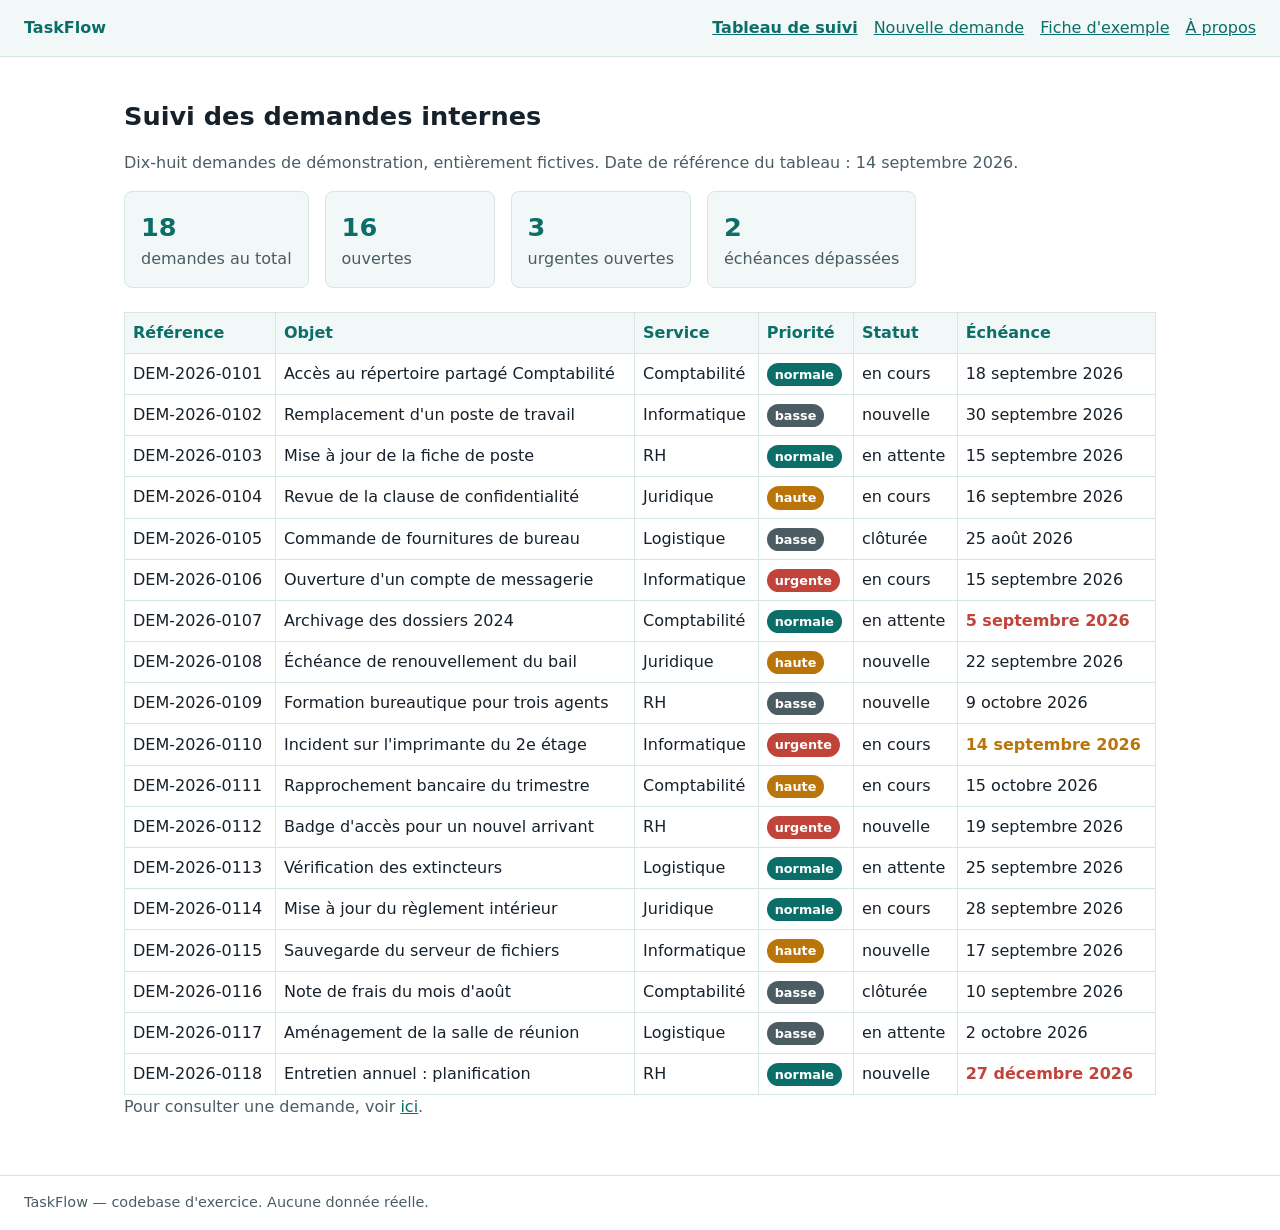
<file: 02_Codebase_TaskFlow/web/index.html>
<!DOCTYPE html>
<html lang="fr">
<head>
<meta charset="UTF-8">
<meta name="viewport" content="width=device-width, initial-scale=1.0">
<title>TaskFlow — tableau de suivi</title>
<link rel="stylesheet" href="css/variables.css">
<link rel="stylesheet" href="css/base.css">
<link rel="stylesheet" href="css/layout.css">
<link rel="stylesheet" href="css/components.css">
<link rel="stylesheet" href="css/responsive.css">
</head>
<body>
<header class="tf-entete">
  <p class="tf-marque">TaskFlow</p>
  <nav class="tf-nav" aria-label="Navigation principale">
    <a href="index.html" aria-current="page">Tableau de suivi</a>
    <a href="nouvelle-demande.html">Nouvelle demande</a>
    <a href="detail.html">Fiche d'exemple</a>
    <a href="about.html">À propos</a>
  </nav>
</header>

<main class="tf-principal">
  <h1>Suivi des demandes internes</h1>
  <p class="tf-aide">Dix-huit demandes de démonstration, entièrement fictives. Date de référence du tableau : 14 septembre 2026.</p>

  <section class="tf-indicateurs" aria-label="Indicateurs">
    <p class="tf-carte"><span class="tf-carte-valeur">18</span> demandes au total</p>
    <p class="tf-carte"><span class="tf-carte-valeur">16</span> ouvertes</p>
    <p class="tf-carte"><span class="tf-carte-valeur">3</span> urgentes ouvertes</p>
    <p class="tf-carte"><span class="tf-carte-valeur">2</span> échéances dépassées</p>
  </section>

  <table class="tf-tableau">
    <thead>
      <tr>
        <th>Référence</th>
        <th>Objet</th>
        <th>Service</th>
        <th>Priorité</th>
        <th>Statut</th>
        <th>Échéance</th>
      </tr>
    </thead>
    <tbody>
      <tr><td>DEM-2026-0101</td><td>Accès au répertoire partagé Comptabilité</td><td>Comptabilité</td><td><span class="tf-badge tf-badge--normale">normale</span></td><td>en cours</td><td>18 septembre 2026</td></tr>
      <tr><td>DEM-2026-0102</td><td>Remplacement d'un poste de travail</td><td>Informatique</td><td><span class="tf-badge tf-badge--basse">basse</span></td><td>nouvelle</td><td>30 septembre 2026</td></tr>
      <tr><td>DEM-2026-0103</td><td>Mise à jour de la fiche de poste</td><td>RH</td><td><span class="tf-badge tf-badge--normale">normale</span></td><td>en attente</td><td>15 septembre 2026</td></tr>
      <tr><td>DEM-2026-0104</td><td>Revue de la clause de confidentialité</td><td>Juridique</td><td><span class="tf-badge tf-badge--haute">haute</span></td><td>en cours</td><td>16 septembre 2026</td></tr>
      <tr><td>DEM-2026-0105</td><td>Commande de fournitures de bureau</td><td>Logistique</td><td><span class="tf-badge tf-badge--basse">basse</span></td><td>clôturée</td><td>25 août 2026</td></tr>
      <tr><td>DEM-2026-0106</td><td>Ouverture d'un compte de messagerie</td><td>Informatique</td><td><span class="tf-badge tf-badge--urgente">urgente</span></td><td>en cours</td><td>15 septembre 2026</td></tr>
      <tr><td>DEM-2026-0107</td><td>Archivage des dossiers 2024</td><td>Comptabilité</td><td><span class="tf-badge tf-badge--normale">normale</span></td><td>en attente</td><td><span class="tf-echeance--depassee">5 septembre 2026</span></td></tr>
      <tr><td>DEM-2026-0108</td><td>Échéance de renouvellement du bail</td><td>Juridique</td><td><span class="tf-badge tf-badge--haute">haute</span></td><td>nouvelle</td><td>22 septembre 2026</td></tr>
      <tr><td>DEM-2026-0109</td><td>Formation bureautique pour trois agents</td><td>RH</td><td><span class="tf-badge tf-badge--basse">basse</span></td><td>nouvelle</td><td>9 octobre 2026</td></tr>
      <tr><td>DEM-2026-0110</td><td>Incident sur l'imprimante du 2e étage</td><td>Informatique</td><td><span class="tf-badge tf-badge--urgente">urgente</span></td><td>en cours</td><td><span class="tf-echeance--proche">14 septembre 2026</span></td></tr>
      <tr><td>DEM-2026-0111</td><td>Rapprochement bancaire du trimestre</td><td>Comptabilité</td><td><span class="tf-badge tf-badge--haute">haute</span></td><td>en cours</td><td>15 octobre 2026</td></tr>
      <tr><td>DEM-2026-0112</td><td>Badge d'accès pour un nouvel arrivant</td><td>RH</td><td><span class="tf-badge tf-badge--urgente">urgente</span></td><td>nouvelle</td><td>19 septembre 2026</td></tr>
      <tr><td>DEM-2026-0113</td><td>Vérification des extincteurs</td><td>Logistique</td><td><span class="tf-badge tf-badge--normale">normale</span></td><td>en attente</td><td>25 septembre 2026</td></tr>
      <tr><td>DEM-2026-0114</td><td>Mise à jour du règlement intérieur</td><td>Juridique</td><td><span class="tf-badge tf-badge--normale">normale</span></td><td>en cours</td><td>28 septembre 2026</td></tr>
      <tr><td>DEM-2026-0115</td><td>Sauvegarde du serveur de fichiers</td><td>Informatique</td><td><span class="tf-badge tf-badge--haute">haute</span></td><td>nouvelle</td><td>17 septembre 2026</td></tr>
      <tr><td>DEM-2026-0116</td><td>Note de frais du mois d'août</td><td>Comptabilité</td><td><span class="tf-badge tf-badge--basse">basse</span></td><td>clôturée</td><td>10 septembre 2026</td></tr>
      <tr><td>DEM-2026-0117</td><td>Aménagement de la salle de réunion</td><td>Logistique</td><td><span class="tf-badge tf-badge--basse">basse</span></td><td>en attente</td><td>2 octobre 2026</td></tr>
      <tr><td>DEM-2026-0118</td><td>Entretien annuel : planification</td><td>RH</td><td><span class="tf-badge tf-badge--normale">normale</span></td><td>nouvelle</td><td><span class="tf-echeance--depassee">27 décembre 2026</span></td></tr>
    </tbody>
  </table>

  <p class="tf-aide">Pour consulter une demande, voir <a href="detail.html">ici</a>.</p>
</main>

<footer class="tf-pied"><p>TaskFlow — codebase d'exercice. Aucune donnée réelle.</p></footer>
</body>
</html>
</file>
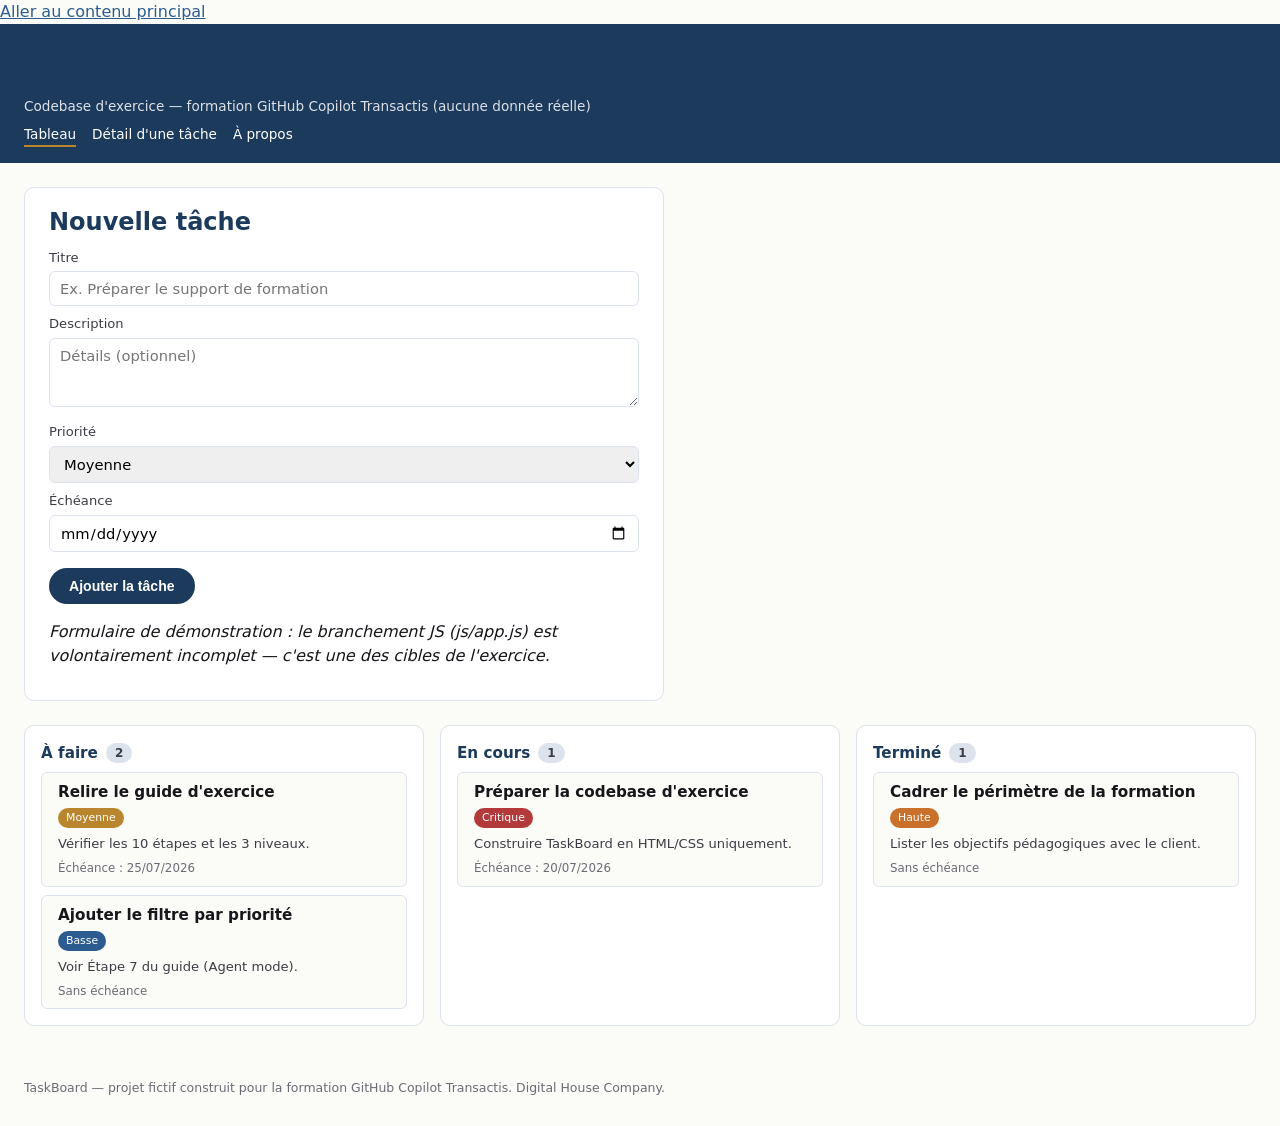
<file: 2026-09-22_Exercice_Copilot_60_Etapes/codebase/index.html>
<!DOCTYPE html>
<html lang="fr">
<head>
<meta charset="UTF-8">
<meta name="viewport" content="width=device-width, initial-scale=1.0">
<title>TaskBoard — Tableau des tâches</title>
<link rel="stylesheet" href="css/variables.css">
<link rel="stylesheet" href="css/base.css">
<link rel="stylesheet" href="css/layout.css">
<link rel="stylesheet" href="css/components.css">
<link rel="stylesheet" href="css/responsive.css">
<script src="js/app.js" defer></script>
</head>
<body>
<a href="#contenu-principal" class="skip-link">Aller au contenu principal</a>

<header class="app-header">
  <h1>TaskBoard</h1>
  <p class="tagline">Codebase d'exercice — formation GitHub Copilot Transactis (aucune donnée réelle)</p>
  <nav class="app-nav" aria-label="Navigation principale">
    <a href="index.html" aria-current="page">Tableau</a>
    <a href="task-detail.html">Détail d'une tâche</a>
    <a href="about.html">À propos</a>
  </nav>
</header>

<main id="contenu-principal">
  <section class="form-panel" aria-labelledby="form-title">
    <h2 id="form-title">Nouvelle tâche</h2>
    <form>
      <label for="title">Titre</label>
      <input type="text" id="title" name="title" placeholder="Ex. Préparer le support de formation" required>

      <label for="description">Description</label>
      <textarea id="description" name="description" rows="3" placeholder="Détails (optionnel)"></textarea>

      <label for="priority">Priorité</label>
      <select id="priority" name="priority">
        <option value="low">Basse</option>
        <option value="medium" selected>Moyenne</option>
        <option value="high">Haute</option>
        <option value="critical">Critique</option>
      </select>

      <label for="dueDate">Échéance</label>
      <input type="date" id="dueDate" name="dueDate">

      <button type="submit" class="btn">Ajouter la tâche</button>
    </form>
    <p id="statut-tache" role="status" aria-live="polite"></p>
    <p><em>Formulaire de démonstration : le branchement JS (js/app.js) est volontairement incomplet — c'est une des cibles de l'exercice.</em></p>
  </section>

  <section class="board" aria-label="Tableau des tâches">
    <div class="column">
      <h2>À faire <span class="count">2</span></h2>
      <div class="cards">
        <article class="card">
          <h3 class="card-title">Relire le guide d'exercice</h3>
          <span class="badge" data-priority="medium">Moyenne</span>
          <p class="card-description">Vérifier les 10 étapes et les 3 niveaux.</p>
          <p class="card-due">Échéance : 25/07/2026</p>
        </article>
        <article class="card">
          <h3 class="card-title">Ajouter le filtre par priorité</h3>
          <span class="badge" data-priority="low">Basse</span>
          <p class="card-description">Voir Étape 7 du guide (Agent mode).</p>
          <p class="card-due">Sans échéance</p>
        </article>
      </div>
    </div>
    <div class="column">
      <h2>En cours <span class="count">1</span></h2>
      <div class="cards">
        <article class="card">
          <h3 class="card-title">Préparer la codebase d'exercice</h3>
          <span class="badge" data-priority="critical">Critique</span>
          <p class="card-description">Construire TaskBoard en HTML/CSS uniquement.</p>
          <p class="card-due">Échéance : 20/07/2026</p>
        </article>
      </div>
    </div>
    <div class="column">
      <h2>Terminé <span class="count">1</span></h2>
      <div class="cards">
        <article class="card">
          <h3 class="card-title">Cadrer le périmètre de la formation</h3>
          <span class="badge" data-priority="high">Haute</span>
          <p class="card-description">Lister les objectifs pédagogiques avec le client.</p>
          <p class="card-due">Sans échéance</p>
        </article>
      </div>
    </div>
  </section>
</main>

<footer class="app-footer">
  <p>TaskBoard — projet fictif construit pour la formation GitHub Copilot Transactis. Digital House Company.</p>
</footer>
</body>
</html>
</file>
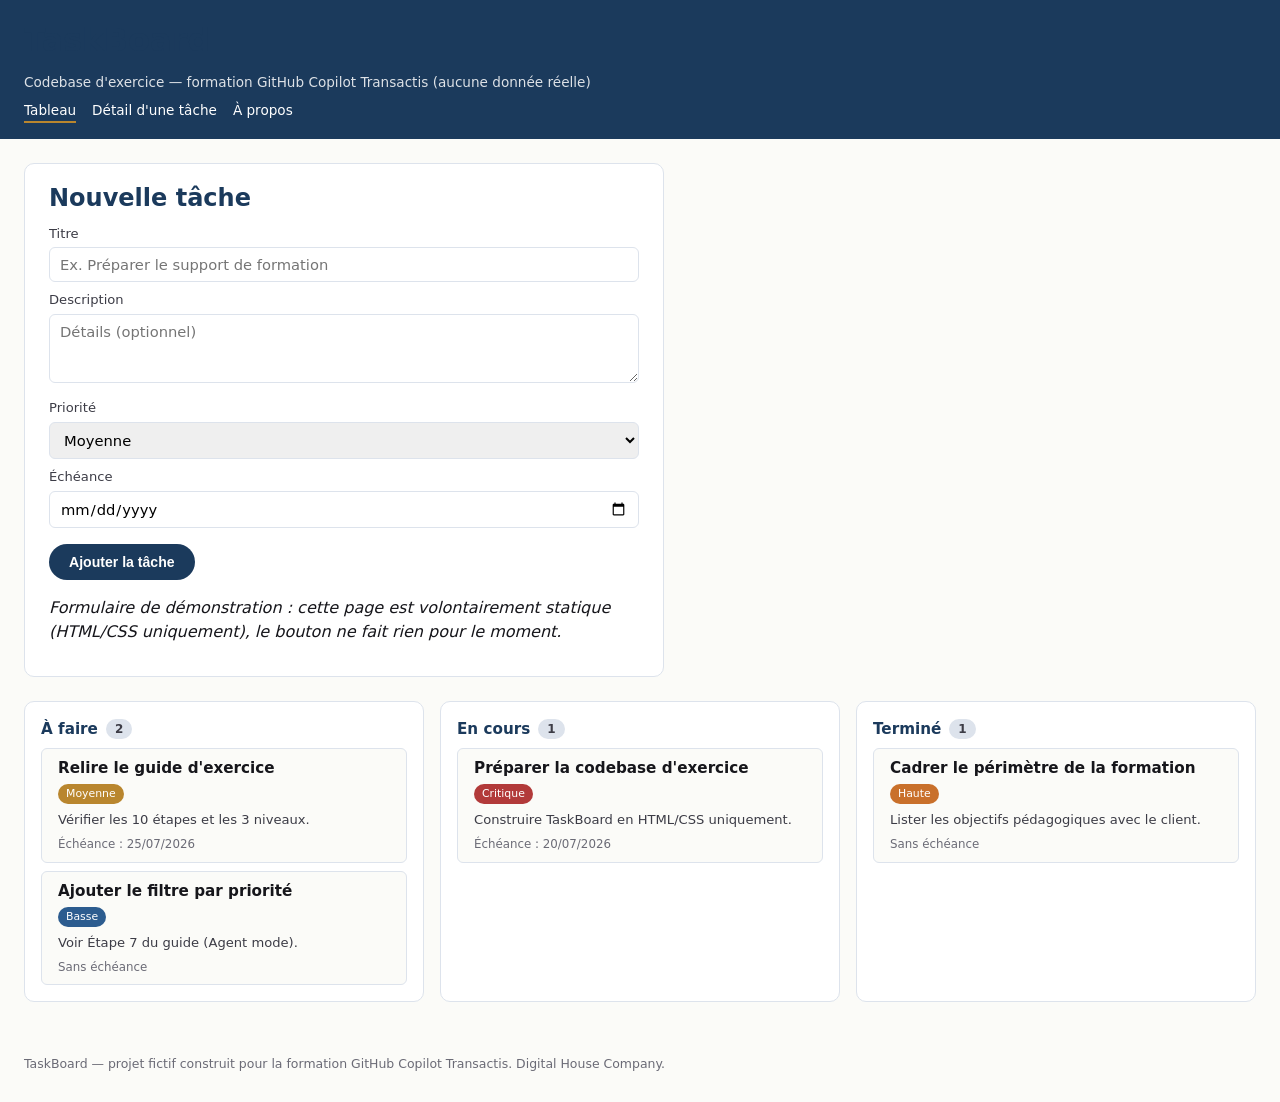
<file: FormationGithubcopilot-main/codebase_taskboard/index.html>
<!DOCTYPE html>
<html lang="fr">
<head>
<meta charset="UTF-8">
<meta name="viewport" content="width=device-width, initial-scale=1.0">
<title>TaskBoard — Tableau des tâches</title>
<link rel="stylesheet" href="css/variables.css">
<link rel="stylesheet" href="css/base.css">
<link rel="stylesheet" href="css/layout.css">
<link rel="stylesheet" href="css/components.css">
<link rel="stylesheet" href="css/responsive.css">
</head>
<body>
<header class="app-header">
  <h1>TaskBoard</h1>
  <p class="tagline">Codebase d'exercice — formation GitHub Copilot Transactis (aucune donnée réelle)</p>
  <nav class="app-nav" aria-label="Navigation principale">
    <a href="index.html" aria-current="page">Tableau</a>
    <a href="task-detail.html">Détail d'une tâche</a>
    <a href="about.html">À propos</a>
  </nav>
</header>

<main>
  <section class="form-panel" aria-labelledby="form-title">
    <h2 id="form-title">Nouvelle tâche</h2>
    <form>
      <label for="title">Titre</label>
      <input type="text" id="title" name="title" placeholder="Ex. Préparer le support de formation" required>

      <label for="description">Description</label>
      <textarea id="description" name="description" rows="3" placeholder="Détails (optionnel)"></textarea>

      <label for="priority">Priorité</label>
      <select id="priority" name="priority">
        <option value="low">Basse</option>
        <option value="medium" selected>Moyenne</option>
        <option value="high">Haute</option>
        <option value="critical">Critique</option>
      </select>

      <label for="dueDate">Échéance</label>
      <input type="date" id="dueDate" name="dueDate">

      <button type="submit" class="btn">Ajouter la tâche</button>
    </form>
    <p><em>Formulaire de démonstration : cette page est volontairement statique (HTML/CSS uniquement), le bouton ne fait rien pour le moment.</em></p>
  </section>

  <section class="board" aria-label="Tableau des tâches">
    <div class="column">
      <h2>À faire <span class="count">2</span></h2>
      <div class="cards">
        <article class="card">
          <h3 class="card-title">Relire le guide d'exercice</h3>
          <span class="badge" data-priority="medium">Moyenne</span>
          <p class="card-description">Vérifier les 10 étapes et les 3 niveaux.</p>
          <p class="card-due">Échéance : 25/07/2026</p>
        </article>
        <article class="card">
          <h3 class="card-title">Ajouter le filtre par priorité</h3>
          <span class="badge" data-priority="low">Basse</span>
          <p class="card-description">Voir Étape 7 du guide (Agent mode).</p>
          <p class="card-due">Sans échéance</p>
        </article>
      </div>
    </div>
    <div class="column">
      <h2>En cours <span class="count">1</span></h2>
      <div class="cards">
        <article class="card">
          <h3 class="card-title">Préparer la codebase d'exercice</h3>
          <span class="badge" data-priority="critical">Critique</span>
          <p class="card-description">Construire TaskBoard en HTML/CSS uniquement.</p>
          <p class="card-due">Échéance : 20/07/2026</p>
        </article>
      </div>
    </div>
    <div class="column">
      <h2>Terminé <span class="count">1</span></h2>
      <div class="cards">
        <article class="card">
          <h3 class="card-title">Cadrer le périmètre de la formation</h3>
          <span class="badge" data-priority="high">Haute</span>
          <p class="card-description">Lister les objectifs pédagogiques avec le client.</p>
          <p class="card-due">Sans échéance</p>
        </article>
      </div>
    </div>
  </section>
</main>

<footer class="app-footer">
  <p>TaskBoard — projet fictif construit pour la formation GitHub Copilot Transactis. Digital House Company.</p>
</footer>
</body>
</html>
</file>
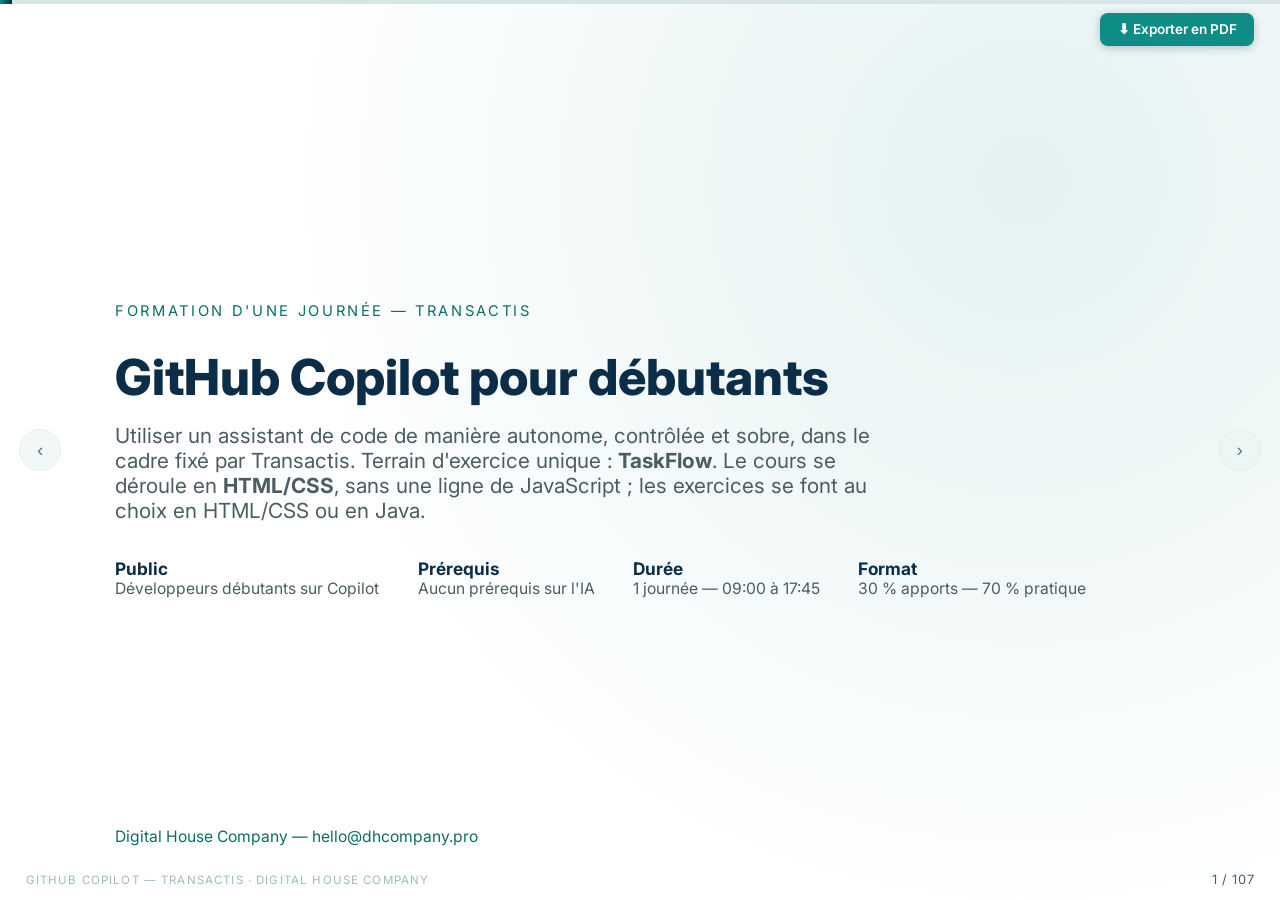
<file: 01_Support/Support_GitHub_Copilot_Transactis_TaskFlow.html>
<!DOCTYPE html>
<html lang="fr">
<head>
<meta charset="UTF-8">
<meta name="viewport" content="width=device-width, initial-scale=1.0">
<title>GitHub Copilot — Transactis · TaskFlow</title>
<link rel="preconnect" href="https://fonts.googleapis.com">
<link href="https://fonts.googleapis.com/css2?family=Inter:wght@300;400;500;600;700;800&display=swap" rel="stylesheet">
<style>
:root{
  --bg:#FFFFFF;
  --bg2:#F2F7F7;
  --accent:#0E8C86;
  --accent2:#0B6E68;
  --navy:#0B2D48;
  --navy2:#08202F;
  --text:#16212B;
  --text2:#4B5C63;
  --card:#EAF4F3;
  --border:#D7E6E4;
  --good:#1F9D67;
  --warn:#B9740A;
  --bad:#C1443B;
}
*{box-sizing:border-box;margin:0;padding:0;}
html,body{height:100%;}
body{font-family:'Inter',sans-serif;background:var(--bg);color:var(--text);overflow:hidden;}
.deck{position:relative;width:100vw;height:100vh;}
.slide{position:absolute;inset:0;display:none;flex-direction:column;justify-content:center;padding:6vh 9vw;opacity:0;transition:opacity .25s ease;overflow-y:auto;}
.slide.active{display:flex;opacity:1;}
.slide-tag{font-size:.8rem;letter-spacing:.14em;text-transform:uppercase;color:var(--accent2);font-weight:700;margin-bottom:1.1rem;}
.slide-title{font-size:2.25rem;font-weight:800;margin-bottom:1.5rem;line-height:1.22;max-width:92%;color:var(--navy);}
.slide h3.subtitle{font-size:1.2rem;font-weight:400;color:var(--text2);margin-bottom:1.1rem;}
ul.points{list-style:none;max-width:82%;}
ul.points li{font-size:1.18rem;line-height:1.55;margin-bottom:.85rem;padding-left:1.8rem;position:relative;color:var(--text2);}
ul.points li::before{content:"\203A";position:absolute;left:0;color:var(--accent2);font-weight:700;font-size:1.35rem;}
ul.points li b, ul.points li strong{color:var(--text);font-weight:700;}
.note{margin-top:1.6rem;padding:.95rem 1.3rem;background:var(--card);border-left:4px solid var(--accent);border-radius:6px;font-size:1rem;color:var(--text2);max-width:82%;}
.note b{color:var(--accent2);}
.src{margin-top:1rem;font-size:.88rem;color:var(--text2);max-width:82%;}
.src a{color:var(--accent2);text-decoration:none;border-bottom:1px dotted var(--accent2);}
.src a:hover{color:var(--navy);}
.slide-cover{align-items:flex-start;background:radial-gradient(circle at 80% 20%, #E3F2F1 0%, var(--bg) 60%);}
.cover-org{font-size:.92rem;letter-spacing:.18em;text-transform:uppercase;color:var(--accent2);margin-bottom:1.8rem;}
.cover-title{font-size:3.1rem;font-weight:800;max-width:85%;line-height:1.16;margin-bottom:1rem;color:var(--navy);}
.cover-sub{font-size:1.3rem;color:var(--text2);max-width:75%;margin-bottom:2.2rem;}
.cover-meta{display:flex;gap:2.4rem;flex-wrap:wrap;font-size:.98rem;color:var(--text2);}
.cover-meta span b{color:var(--navy);display:block;font-size:1.08rem;}
.cover-contact{position:absolute;bottom:6vh;left:9vw;font-size:.98rem;color:var(--accent2);}
.slide-divider{align-items:center;text-align:center;background:linear-gradient(135deg, var(--bg) 0%, #E7F3F2 100%);}
.section-tag{font-size:1rem;letter-spacing:.2em;text-transform:uppercase;color:var(--accent2);margin-bottom:1.1rem;}
.section-title{font-size:2.9rem;font-weight:800;max-width:82%;line-height:1.2;margin-bottom:1rem;color:var(--navy);}
.section-sub{font-size:1.15rem;color:var(--text2);max-width:68%;}
.section-num{font-size:5.5rem;font-weight:800;color:var(--border);position:absolute;top:6vh;right:9vw;}
.slide-question{background:linear-gradient(135deg,#FFF8ED 0%, var(--bg) 100%);border-top:6px solid var(--warn);}
.q-tag{font-size:.85rem;letter-spacing:.15em;text-transform:uppercase;color:var(--warn);font-weight:700;margin-bottom:1rem;display:flex;align-items:center;gap:.5rem;}
.q-question{font-size:1.65rem;font-weight:700;margin-bottom:1.3rem;max-width:88%;color:var(--navy);line-height:1.35;}
.q-hint{font-size:1.05rem;color:var(--text2);max-width:82%;line-height:1.5;}
.q-footer{margin-top:1.4rem;font-size:.95rem;color:var(--text2);font-style:italic;}
.slide-anecdote{background:linear-gradient(135deg,#F0F8F7 0%, var(--bg) 100%);border-top:6px solid var(--accent);}
.an-tag{font-size:.85rem;letter-spacing:.15em;text-transform:uppercase;color:var(--accent2);font-weight:700;margin-bottom:1rem;display:flex;align-items:center;gap:.5rem;}
.an-title{font-size:1.7rem;font-weight:700;margin-bottom:1rem;max-width:88%;color:var(--navy);}
.an-body{font-size:1.1rem;color:var(--text2);max-width:85%;line-height:1.55;}
.an-body b{color:var(--text);}
.slide-quote{align-items:center;text-align:center;background:linear-gradient(135deg,var(--navy) 0%, var(--navy2) 100%);color:#fff;}
.q-mark{font-size:4rem;color:var(--accent);line-height:1;margin-bottom:.6rem;font-family:Georgia,serif;}
.quote-text{font-size:1.9rem;font-weight:600;max-width:78%;line-height:1.4;margin-bottom:1.4rem;}
.quote-author{font-size:1.1rem;color:#B9D6D3;}
.quote-author b{color:#fff;}
.slide-demo{background:linear-gradient(135deg,#EAF4FE 0%, var(--bg) 100%);border-top:6px solid #2E7DD1;}
.demo-tag{font-size:.85rem;letter-spacing:.15em;text-transform:uppercase;color:#2E7DD1;font-weight:700;margin-bottom:1rem;}
.demo-title{font-size:1.7rem;font-weight:700;margin-bottom:.8rem;color:var(--navy);}
.demo-link{display:inline-block;margin-top:.6rem;background:#2E7DD1;color:#fff;padding:.6rem 1.2rem;border-radius:8px;text-decoration:none;font-weight:600;font-size:1rem;}
.slide-exercice{background:linear-gradient(135deg,#F0F8F7 0%, var(--bg) 100%);border-top:6px solid var(--accent);}
.exo-tag{font-size:.85rem;letter-spacing:.15em;text-transform:uppercase;color:var(--accent2);font-weight:700;margin-bottom:1rem;}
.exo-title{font-size:1.9rem;font-weight:700;margin-bottom:.6rem;color:var(--navy);}
.exo-duree{font-size:1rem;color:var(--text2);margin-bottom:1.3rem;}
.exo-steps{max-width:82%;padding-left:1.4rem;}
.exo-steps li{font-size:1.12rem;color:var(--text2);margin-bottom:.65rem;line-height:1.5;}
.exo-livrable{margin-top:1.5rem;padding:.9rem 1.2rem;background:var(--card);border-radius:8px;font-size:1.02rem;border-left:4px solid var(--good);}
.slide-cta{align-items:center;text-align:center;background:radial-gradient(circle at 50% 30%, #E3F2F1 0%, var(--bg) 70%);}
.slide-cta h2{font-size:2.6rem;font-weight:800;margin-bottom:1rem;color:var(--navy);}
.slide-cta p{font-size:1.25rem;color:var(--text2);margin-bottom:1.8rem;}
.cta-links{display:flex;gap:2rem;justify-content:center;flex-wrap:wrap;margin-bottom:1.4rem;}
.cta-links a{color:var(--accent2);text-decoration:none;font-size:1.1rem;font-weight:600;border-bottom:2px solid var(--accent);padding-bottom:2px;}
table.cmp{border-collapse:collapse;max-width:92%;margin-top:1rem;}
table.cmp th, table.cmp td{border:1px solid var(--border);padding:.65rem .95rem;font-size:1rem;text-align:left;}
table.cmp th{background:var(--card);color:var(--accent2);}
table.cmp td{color:var(--text2);}
table.cmp td b{color:var(--text);}
.two-col{display:flex;gap:2.4rem;max-width:94%;}
.two-col .col{flex:1;}
.two-col h4{color:var(--accent2);font-size:1.05rem;margin-bottom:.55rem;}
.schema-box{margin-top:1.3rem;max-width:92%;}
.schema-box svg{max-width:100%;height:auto;}
.icon-row{display:flex;gap:1.6rem;margin-top:1.2rem;flex-wrap:wrap;}
.icon-item{display:flex;flex-direction:column;align-items:center;gap:.4rem;width:110px;}
.icon-item span{font-size:.82rem;color:var(--text2);text-align:center;}
.progress-wrap{position:fixed;top:0;left:0;width:100%;height:4px;background:var(--border);z-index:50;}
#progress{height:100%;width:0%;background:linear-gradient(90deg,var(--accent),var(--navy));transition:width .2s ease;}
#counter{position:fixed;bottom:1.4vh;right:2vw;font-size:.8rem;color:var(--text2);z-index:50;letter-spacing:.05em;}
.navbtn{position:fixed;top:50%;transform:translateY(-50%);z-index:50;background:var(--card);border:1px solid var(--border);color:var(--navy);width:42px;height:42px;border-radius:50%;cursor:pointer;font-size:1.2rem;display:flex;align-items:center;justify-content:center;opacity:.65;transition:opacity .2s;}
.navbtn:hover{opacity:1;}
#prevBtn{left:1.5vw;} #nextBtn{right:1.5vw;}
.brand-mark{position:fixed;bottom:1.4vh;left:2vw;font-size:.72rem;color:#9FBDBA;letter-spacing:.1em;z-index:50;}
.pdf-btn{position:fixed;top:1.4vh;right:2vw;z-index:60;background:var(--accent);color:#FFFFFF;border:none;border-radius:8px;padding:.55rem 1.1rem;font-family:'Inter',sans-serif;font-size:.85rem;font-weight:600;cursor:pointer;display:flex;align-items:center;gap:.4rem;box-shadow:0 2px 8px rgba(11,45,72,.25);transition:background .2s;}
.pdf-btn:hover{background:var(--accent2);}
@media print{
  .navbtn,#counter,.progress-wrap,.brand-mark,.pdf-btn{display:none !important;}
  body{overflow:visible;}
  .slide{position:relative;display:flex !important;opacity:1 !important;page-break-after:always;height:100vh;}
}
.mini-relance{margin-top:1.2rem;padding-top:.8rem;border-top:1px dashed var(--border);font-size:.92rem;color:var(--accent2);font-style:italic;max-width:82%;}
/* --- Ajouts propres à ce support : reproduction institutionnelle et double piste --- */
.slide-guide{border-top:6px solid var(--navy);background:linear-gradient(180deg,#FBFDFD 0%, var(--bg) 100%);}
.guide-tag{font-size:.78rem;letter-spacing:.16em;text-transform:uppercase;color:var(--navy);font-weight:700;margin-bottom:.4rem;}
.guide-doc{font-size:.95rem;font-style:italic;color:var(--text2);margin-bottom:1.1rem;}
.guide-body{border-left:4px solid var(--navy);padding:.4rem 0 .4rem 1.2rem;font-size:1.08rem;line-height:1.6;color:var(--text2);max-width:88%;}
.guide-body ul{margin:.7rem 0 0 1.2rem;}
.guide-body li{margin-bottom:.35rem;}
.guide-conf{margin-top:1.4rem;font-size:.82rem;letter-spacing:.12em;color:var(--navy);font-weight:600;}
.track{display:inline-block;font-size:.72rem;font-weight:700;letter-spacing:.1em;text-transform:uppercase;padding:.2rem .6rem;border-radius:999px;margin-right:.5rem;vertical-align:middle;}
.track-web{background:#E3F2F1;color:var(--accent2);}
.track-java{background:#FBEEDC;color:var(--warn);}
pre.code{background:#08202F;color:#D9EDEB;padding:1rem 1.2rem;border-radius:8px;font-size:.92rem;line-height:1.5;max-width:88%;overflow-x:auto;margin-top:.9rem;font-family:ui-monospace,SFMono-Regular,Menlo,Consolas,monospace;white-space:pre;}
pre.prompt{background:var(--card);color:var(--text);border-left:4px solid var(--accent);padding:.85rem 1.1rem;border-radius:6px;font-size:.98rem;line-height:1.5;max-width:86%;margin-top:.8rem;font-family:ui-monospace,SFMono-Regular,Menlo,Consolas,monospace;white-space:pre-wrap;}
.flowrow{display:flex;gap:.6rem;flex-wrap:wrap;margin:1.2rem 0;}
.flowstep{border:2px solid var(--accent);border-radius:10px;padding:.7rem 1.3rem;font-weight:700;color:var(--navy);background:var(--card);}
.flowstep.own{background:var(--navy);color:#fff;border-color:var(--navy);}
.layers{max-width:70%;margin-top:1rem;}
.layer{border:1px solid var(--border);border-left:5px solid var(--accent);background:var(--card);padding:.6rem 1rem;border-radius:6px;margin-bottom:.5rem;font-size:1.02rem;color:var(--text2);}
</style>
</head>
<body>
<div class="progress-wrap"><div id="progress"></div></div>
<button class="navbtn" id="prevBtn">&lsaquo;</button>
<button class="navbtn" id="nextBtn">&rsaquo;</button>
<button class="pdf-btn" id="pdfBtn" title="Raccourci clavier : P">&#11015; Exporter en PDF</button>
<div id="counter">1 / 1</div>
<div class="brand-mark">GITHUB COPILOT — TRANSACTIS · DIGITAL HOUSE COMPANY</div>

<div class="deck">
<!-- SLIDES_START -->

<section class="slide slide-cover active">
  <div class="cover-org">Formation d'une journée — Transactis</div>
  <div class="cover-title">GitHub Copilot pour débutants</div>
  <div class="cover-sub">Utiliser un assistant de code de manière autonome, contrôlée et sobre, dans le cadre fixé par Transactis. Terrain d'exercice unique : <b>TaskFlow</b>. Le cours se déroule en <b>HTML/CSS</b>, sans une ligne de JavaScript ; les exercices se font au choix en HTML/CSS ou en Java.</div>
  <div class="cover-meta">
    <span><b>Public</b>Développeurs débutants sur Copilot</span>
    <span><b>Prérequis</b>Aucun prérequis sur l'IA</span>
    <span><b>Durée</b>1 journée — 09:00 à 17:45</span>
    <span><b>Format</b>30 % apports — 70 % pratique</span>
  </div>
  <div class="cover-contact">Digital House Company — hello@dhcompany.pro</div>
</section>

<section class="slide">
  <div class="slide-tag">Ouverture</div>
  <h2 class="slide-title">Ce que vous saurez faire à 17h45</h2>
  <ul class="points">
    <li>Identifier le rôle de GitHub Copilot et ses <b>principales limites</b>.</li>
    <li>Ouvrir et utiliser Copilot Chat dans votre environnement de développement.</li>
    <li>Utiliser l'autocomplétion de manière <b>contrôlée</b>, et cibler un fichier, une fonction ou une sélection avant de poser une question.</li>
    <li>Formuler une demande claire : contexte, tâche, contraintes, résultat attendu.</li>
    <li>Comprendre et améliorer du code existant, générer des tests, vérifier le comportement obtenu.</li>
    <li>Produire une documentation destinée à un autre développeur.</li>
    <li>Appliquer les règles Transactis de confidentialité et de <b>validation humaine</b>.</li>
  </ul>
  <div class="note"><b>Critère de réussite</b> — à 17h45, vous devez pouvoir utiliser Copilot seul sur une tâche simple, sans accepter aveuglément la réponse générée.</div>
  <div class="src">Source : Programme pédagogique « GitHub Copilot pour débutants » — Transactis / Digital House Company, dossier <b>00_Guide_Institutionnel</b>.</div>
</section>

<section class="slide">
  <div class="slide-tag">Ouverture</div>
  <h2 class="slide-title">Le déroulé de la journée</h2>
  <div class="two-col">
    <div class="col">
      <h4>Matin</h4>
      <table class="cmp" style="max-width:100%;">
        <tr><td>09:00</td><td><b>Cadre Transactis</b> — le guide de sécurité</td></tr>
        <tr><td>09:20</td><td><b>IA générative et Copilot</b> : l'essentiel</td></tr>
        <tr><td>09:40</td><td><b>Sécurité</b> : ce que j'envoie, ce que je n'envoie pas</td></tr>
        <tr><td>10:05</td><td><b>L'interface</b> — prise en main</td></tr>
        <tr><td>10:20</td><td><b>Cibler le contexte</b> — <b>#</b> <b>@</b> <b>/</b></td></tr>
        <tr><td>10:35</td><td><b>Atelier 1</b> — comprendre du code</td></tr>
        <tr><td>11:10</td><td><b>Bien demander</b> : prompt et contexte</td></tr>
        <tr><td>11:40</td><td><b>Exercice guidé</b> — reformuler une demande</td></tr>
      </table>
    </div>
    <div class="col">
      <h4>Après-midi</h4>
      <table class="cmp" style="max-width:100%;">
        <tr><td>13:00</td><td><b>Crédits, modèles et sobriété</b></td></tr>
        <tr><td>13:25</td><td><b>Atelier 2</b> — analyser et améliorer</td></tr>
        <tr><td>14:10</td><td><b>Atelier 3</b> — générer et modifier</td></tr>
        <tr><td>15:10</td><td><b>Atelier 4</b> — vérifier plutôt que croire</td></tr>
        <tr><td>15:50</td><td><b>Atelier 5</b> — documentation</td></tr>
        <tr><td>16:25</td><td><b>Challenge</b> débutant</td></tr>
        <tr><td>17:00</td><td><b>Bonnes pratiques</b> officielles</td></tr>
        <tr><td>17:20</td><td><b>Synthèse</b> et questions</td></tr>
      </table>
    </div>
  </div>
  <div class="note">Les <b>modules 14 et 15</b> — personnalisation et écosystème — sont des <b>sections de référence</b> : parcourues en séance, relues seul ensuite. Le module 15 dit aussi ce qui <b>n'est pas ouvert</b> chez Transactis, et pourquoi.</div>
  <div class="src">Source : Programme pédagogique « GitHub Copilot pour débutants » — Transactis / Digital House Company, dossier <b>00_Guide_Institutionnel</b>.</div>
</section>

<section class="slide">
  <div class="slide-tag">Méthode</div>
  <h2 class="slide-title">Le réflexe de la journée</h2>
  <div class="flowrow">
    <div class="flowstep">Cibler</div>
    <div class="flowstep">Demander</div>
    <div class="flowstep">Lire</div>
    <div class="flowstep own">Vérifier</div>
    <div class="flowstep own">Tester</div>
  </div>
  <div class="note">Les deux dernières étapes sont les vôtres, pas celles de l'outil. C'est ce qui sépare un usage professionnel d'un copier-coller.</div>
  <ul class="points" style="margin-top:1.2rem;">
    <li><b>Une notion, une démonstration, une manipulation.</b> Le formateur montre, vous reproduisez, vous vérifiez.</li>
    <li><b>Un terrain unique</b> — TaskFlow, toute la journée. <b>Un catalogue volontairement limité</b> — l'écosystème avancé reste une référence.</li>
  </ul>
  <div class="src">Source : Programme pédagogique « GitHub Copilot pour débutants » — Transactis / Digital House Company, dossier <b>00_Guide_Institutionnel</b>.</div>
</section>

<section class="slide slide-divider">
  <div class="section-num">01</div>
  <div class="section-tag">Module 1 — point de départ</div>
  <h1 class="section-title">Le cadre Transactis</h1>
  <p class="section-sub">Le guide des bonnes pratiques de sécurité s'applique avant toute manipulation. Il est reproduit intégralement dans les slides qui suivent.</p>
  <div class="schema-box" style="max-width:180px;margin-left:auto;margin-right:auto;">
    <svg viewBox="0 0 120 120" xmlns="http://www.w3.org/2000/svg">
      <path d="M60 12 L100 28 V60 c0 26-18 42-40 48-22-6-40-22-40-48V28Z" fill="none" stroke="#0B2D48" stroke-width="4"/>
      <path d="M42 62 l12 12 24-26" fill="none" stroke="#0E8C86" stroke-width="5" stroke-linecap="round" stroke-linejoin="round"/>
    </svg>
  </div>
</section>

<section class="slide slide-guide">
  <div class="guide-tag">Document Transactis — reproduction intégrale</div>
  <div class="guide-doc">Guide des bonnes pratiques Sécurité : Usage de l'Intelligence Artificielle générative</div>
  <h2 class="slide-title">1 à 3 — Objectif, champ, principe</h2>
  <div class="guide-body">
    <p><b>1. Objectif du guide.</b> Ce guide a pour objectif d'encadrer l'utilisation professionnelle des systèmes d'intelligence artificielle générative afin d'en tirer des bénéfices opérationnels tout en maîtrisant les risques, la sécurité des systèmes d'information, la confidentialité des données, et la conformité réglementaire et contractuelles. Il s'inscrit dans le respect des recommandations de l'ANSSI (avril 2024) et de la politique de sécurité des systèmes d'information de Transactis.</p>
    <p style="margin-top:.8rem;"><b>2. Champ d'application.</b> Ces bonnes pratiques s'appliquent à l'ensemble des collaborateurs, prestataires et partenaires, ainsi qu'à tous les usages d'IA générative réalisés dans le cadre professionnel, qu'ils reposent sur des solutions internes, tierces ou des services d'IA grand public.</p>
    <p style="margin-top:.8rem;"><b>3. Principe fondamental.</b> L'IA générative est et reste un outil d'assistance. L'IA ne doit jamais être mise en situation de prendre une décision et ne se substitue pas au jugement, à l'analyse ou à la responsabilité humaine.</p></div>
  <div class="guide-conf">Confidentialité — C1</div>
  <div class="src">Source : Guide des bonnes pratiques Sécurité : Usage de l'IA générative — Transactis, Confidentialité C1. Reproduction intégrale ; fichier d'origine dans <b>00_Guide_Institutionnel</b>.</div>
</section>

<section class="slide slide-guide">
  <div class="guide-tag">Document Transactis — reproduction intégrale</div>
  <div class="guide-doc">Guide des bonnes pratiques Sécurité : Usage de l'Intelligence Artificielle générative</div>
  <h2 class="slide-title">4 à 6 — Gouvernance, données, usage</h2>
  <div class="guide-body">
    <p><b>4. Gestion de risque et gouvernance.</b> Tout projet ou usage d'IA générative doit faire l'objet d'une analyse de risques préalable pour évaluer la sensibilité des données, la criticité du système et les impacts potentiels sur la sécurité du SI et sur l'image de Transactis. Tout usage de l'IA de manière répétée et systématique ou structurant doit être : porté à la connaissance de la DSSI ; analysé dans le cadre de la gestion des risques SSI ; inscrit au registre des usages de l'IA de Transactis.</p>
    <p style="margin-top:.8rem;"><b>5. Protection des données.</b> Il est strictement interdit de soumettre à une IA générative des informations sensibles (données, documents, mails, codes sources, ...), personnelles non anonymisées, contractuelles, financières ou des secrets techniques. L'IA générative mise à disposition via Workplace ou GitHub ne peut recevoir que des données classifiées C2 au maximum, conformément aux règles de classification interne.</p>
    <p style="margin-top:.8rem;"><b>6. Usage opérationnel.</b> Aucune décision, action ou opération critique (impact sécurité, financier, juridique, réglementaire …) ne doit être entièrement automatisée par un système d'intelligence artificielle. Les résultats fournis doivent être systématiquement vérifiés, validés par l'utilisateur.</p></div>
  <div class="guide-conf">Confidentialité — C1</div>
  <div class="src">Source : Guide des bonnes pratiques Sécurité : Usage de l'IA générative — Transactis, Confidentialité C1. Reproduction intégrale ; fichier d'origine dans <b>00_Guide_Institutionnel</b>.</div>
</section>

<section class="slide slide-guide">
  <div class="guide-tag">Document Transactis — reproduction intégrale</div>
  <div class="guide-doc">Guide des bonnes pratiques Sécurité : Usage de l'Intelligence Artificielle générative</div>
  <h2 class="slide-title">7 à 9 — Code, responsabilités, contact</h2>
  <div class="guide-body">
    <p><b>7. Code généré par IA.</b> Le code généré par IA doit toujours être validé par un développeur référent et audité via les outils standards conformément aux règles de la PSSI. L'IA est interdite pour les modules critiques liés à la sécurité (chiffrement, contrôle d'accès, ...).</p>
    <p style="margin-top:.8rem;"><b>8. Responsabilités.</b> Chaque utilisateur est responsable de son utilisation de l'IA générative fourni par Transactis et du respect du présent Guide.</p>
    <p style="margin-top:.8rem;"><b>9. Contact et assistance.</b> Pour toute demande d'accompagnement ou déclaration d'usage contacter la DSSI via accompagnement-securite@transactis.fr.</p>
    <p style="margin-top:.9rem;font-size:.95rem;">Le guide est reproduit ici <b>sans aucune modification</b>. Le fichier d'origine est joint au dossier, répertoire <b>00_Guide_Institutionnel</b>. En cas d'écart avec ce support, <b>le guide prévaut</b>.</p></div>
  <div class="guide-conf">Confidentialité — C1</div>
  <div class="src">Source : Guide des bonnes pratiques Sécurité : Usage de l'IA générative — Transactis, Confidentialité C1. Reproduction intégrale ; fichier d'origine dans <b>00_Guide_Institutionnel</b>.</div>
</section>

<section class="slide">
  <div class="slide-tag">Traduction opérationnelle</div>
  <h2 class="slide-title">Ce que le guide implique, concrètement, aujourd'hui</h2>
  <table class="cmp">
    <tr><th>Section du guide</th><th>Ce que vous ferez pendant la journée</th></tr>
    <tr><td><b>3 — Principe fondamental</b></td><td>Vous lisez chaque proposition de Copilot avant de l'accepter. Jamais de validation automatique.</td></tr>
    <tr><td><b>5 — Protection des données</b></td><td>Vous ne travaillez que sur TaskFlow, sans aucune donnée réelle. Aucun code Transactis n'est collé dans l'outil pendant la formation.</td></tr>
    <tr><td><b>6 — Usage opérationnel</b></td><td>Chaque atelier se termine par une vérification humaine explicite : relecture, test, ou les deux.</td></tr>
    <tr><td><b>7 — Code généré par IA</b></td><td>L'atelier 4 vous apprend à faire échouer un test avant de croire une correction. Aucun exercice ne touche au chiffrement ni au contrôle d'accès.</td></tr>
    <tr><td><b>8 — Responsabilités</b></td><td>Ce que vous validez, vous le signez. Le challenge final vous demande d'expliquer ce que vous avez accepté et ce que vous avez refusé.</td></tr>
  </table>
  <div class="src">Source : Guide des bonnes pratiques Sécurité — Transactis, C1, reproduit ci-dessus.</div>
</section>

<section class="slide slide-question">
  <div class="q-tag">&#128172; Question de relance</div>
  <div class="q-question">Dans votre travail de la semaine dernière, quel usage auriez-vous été tenté de faire qui aurait heurté la section 5 du guide ?</div>
  <div class="q-hint">Prenez trente secondes. L'objectif n'est pas de se justifier, mais de repérer les situations où la frontière est facile à franchir sans y penser : un extrait de log collé pour comprendre une erreur, un message client recopié pour reformuler une réponse, un fichier de configuration partagé pour demander conseil.</div>
</section>

<section class="slide slide-divider">
  <div class="section-num">02</div>
  <div class="section-tag">Module 2 — 09:20 à 09:40</div>
  <h1 class="section-title">IA générative et Copilot : l'essentiel</h1>
  <p class="section-sub">Vingt minutes pour comprendre ce que fait la machine, et surtout ce qu'elle ne fait pas.</p>
  <div class="schema-box" style="max-width:180px;margin-left:auto;margin-right:auto;">
    <svg viewBox="0 0 120 120" xmlns="http://www.w3.org/2000/svg">
      <circle cx="60" cy="60" r="34" fill="none" stroke="#0B2D48" stroke-width="4"/>
      <circle cx="46" cy="52" r="5" fill="#0E8C86"/><circle cx="74" cy="52" r="5" fill="#0E8C86"/>
      <circle cx="60" cy="76" r="5" fill="#0E8C86"/>
      <path d="M46 52 L74 52 L60 76 Z" fill="none" stroke="#0E8C86" stroke-width="3"/>
    </svg>
  </div>
</section>

<section class="slide">
  <div class="slide-tag">Fondamentaux</div>
  <h2 class="slide-title">Ce que « générative » veut dire</h2>
  <ul class="points">
    <li>Un programme qui <b>produit du contenu nouveau</b> — texte, code, image — plutôt que de classer ou de retrouver du contenu existant.</li>
    <li>Il a été entraîné sur de très grands volumes de texte et de code publics, <b>jusqu'à une date de coupure</b>.</li>
    <li>Il ne consulte pas une base de connaissances au moment où vous l'interrogez : il <b>prédit la suite la plus probable</b>.</li>
    <li>Conséquence directe : il peut produire une réponse parfaitement formulée et parfaitement fausse.</li>
  </ul>
  <div class="note"><b>À retenir</b> — la qualité de forme n'est pas un indicateur de qualité de fond. C'est la raison d'être de la validation humaine exigée par la section 3 du guide.</div>
  <div class="src">Source : GitHub Docs, « What is GitHub Copilot? » · classification usuelle de l'IA reprise par les ressources pédagogiques d'IBM et de Google Cloud.</div>
</section>

<section class="slide">
  <div class="slide-tag">Vocabulaire</div>
  <h2 class="slide-title">Qu'est-ce qu'un modèle, qu'est-ce qu'un LLM ?</h2>
  <ul class="points">
    <li><b>Modèle</b> — le résultat concret d'un entraînement : un ensemble de paramètres numériques, souvent plusieurs milliards, interrogeable. On en change comme on change d'outil.</li>
    <li><b>LLM</b> (grand modèle de langage) — un modèle spécialisé dans le texte et, pour Copilot, dans le code. « Grand » parce qu'il est entraîné sur des volumes massifs et compte des milliards de paramètres.</li>
    <li>Une fois entraîné, un LLM ne fait <b>qu'une seule chose</b> : prédire le fragment suivant le plus probable, étant donné tout ce qui précède — des milliers de fois par seconde.</li>
    <li>Deux modèles différents ont été entraînés séparément, sur des données différentes : ils donneront des réponses différentes à la même question, avec un coût différent.</li>
  </ul>
  <div class="note">Cette simplicité de principe explique la puissance (il a vu énormément d'exemples) <b>et</b> la limite : à aucun moment il n'y a vérification de véracité, seulement une continuation plausible.</div>
  <div class="src">Source : GitHub Docs, « What is GitHub Copilot? » · GitHub Docs, « Supported AI models in Copilot ».</div>
</section>

<section class="slide">
  <div class="slide-tag">Vocabulaire</div>
  <h2 class="slide-title">Le token, unité de contexte et de facture</h2>
  <ul class="points">
    <li>Un <b>token</b> est le morceau de texte que le modèle manipule : environ trois quarts d'un mot en français, un peu plus en code.</li>
    <li>Le modèle ne lit jamais des phrases : il traite une <b>suite de tokens</b>, l'un après l'autre.</li>
    <li>Tout ce que vous envoyez <b>et</b> tout ce que vous recevez se compte en tokens. C'est l'unité de la facture et de la sobriété — détaillée au module 8.</li>
  </ul>
  <table class="cmp">
    <tr><th>Ce que vous envoyez</th><th>Ordre de grandeur</th></tr>
    <tr><td>« corriger le calcul des jours restants »</td><td>environ <b>9 tokens</b></td></tr>
    <tr><td>La feuille <b>components.css</b> entière de TaskFlow</td><td>environ <b>1 200 tokens</b></td></tr>
    <tr><td>Une réponse contenant un bloc de code</td><td>plusieurs <b>centaines de tokens</b> de sortie</td></tr>
  </table>
  <div class="src">Source : GitHub Docs, « Usage-based billing » — <a href="https://docs.github.com/en/copilot/concepts/billing/usage-based-billing-for-individuals" target="_blank" rel="noopener">docs.github.com/copilot/concepts/billing</a> · ordres de grandeur mesurés sur la codebase TaskFlow.</div>
</section>

<section class="slide">
  <div class="slide-tag">Fondamentaux</div>
  <h2 class="slide-title">Ce que GitHub Copilot est</h2>
  <ul class="points">
    <li>Un <b>assistant de code intégré à l'éditeur</b>, qui voit le fichier ouvert et ce que vous lui donnez comme contexte.</li>
    <li>Il complète du code pendant que vous tapez, et répond à des questions dans une fenêtre de discussion.</li>
    <li>Il est bon pour : expliquer du code, proposer une première version, écrire des tests, rédiger de la documentation, reformuler.</li>
    <li>Il accélère un développeur <b>qui sait où il va</b>. Il n'apprend pas à votre place ce que fait votre code.</li>
  </ul>
  <div class="src">Source : GitHub Docs, « What is GitHub Copilot? » — <a href="https://docs.github.com/en/copilot/get-started/what-is-github-copilot" target="_blank" rel="noopener">docs.github.com/copilot/get-started</a></div>
</section>

<section class="slide">
  <div class="slide-tag">Fondamentaux</div>
  <h2 class="slide-title">Ce que GitHub Copilot n'est pas</h2>
  <ul class="points">
    <li>Ce n'est pas un <b>moteur de vérité</b> : il ne sait pas si votre règle métier est la bonne.</li>
    <li>Ce n'est pas un <b>testeur</b> : générer un test n'est pas exécuter un test.</li>
    <li>Ce n'est pas un <b>relecteur habilité</b> : la validation par un développeur référent reste obligatoire (guide, section 7).</li>
    <li>Ce n'est pas un <b>coffre-fort</b> : ce que vous lui envoyez sort de votre poste.</li>
    <li>Ce n'est pas un <b>décideur</b> : le guide Transactis l'interdit explicitement, section 3.</li>
    <li>Ce n'est pas <b>Copilot Chat (Microsoft 365)</b> : celui-là sert au mail et aux documents Office, et ne voit pas votre code. Deux outils, deux périmètres.</li>
  </ul>
  <div class="note">Le piège le plus fréquent chez les débutants : confondre « ça compile » et « c'est correct ». Nous provoquerons volontairement cette erreur à l'<b>atelier 4</b>.</div>
  <div class="src">Sources : Guide des bonnes pratiques Sécurité — Transactis, sections 3 et 7 · Source : GitHub Docs, « Best practices for using GitHub Copilot » — <a href="https://docs.github.com/en/copilot/get-started/best-practices" target="_blank" rel="noopener">docs.github.com/copilot/get-started/best-practices</a></div>
</section>

<section class="slide">
  <div class="slide-tag">Fondamentaux</div>
  <h2 class="slide-title">Les trois façons de s'en servir</h2>
  <table class="cmp">
    <tr><th>Mode</th><th>Ce que vous faites</th><th>Quand l'utiliser</th></tr>
    <tr><td><b>Complétion</b> (dans le code)</td><td>Vous tapez, une suggestion grise apparaît, vous acceptez ou vous ignorez.</td><td>Code répétitif, structure évidente, ligne suivante prévisible.</td></tr>
    <tr><td><b>Chat</b> (fenêtre de discussion)</td><td>Vous posez une question sur un fichier, une sélection, un message d'erreur.</td><td>Comprendre, analyser, expliquer, préparer une modification.</td></tr>
    <tr><td><b>Édition guidée</b> (inline, dans le fichier)</td><td>Vous sélectionnez du code et vous décrivez la modification voulue.</td><td>Modifier un bloc précis en gardant la main sur le périmètre.</td></tr>
  </table>
  <div class="note">Aujourd'hui, nous travaillons surtout en <b>Chat</b> et en <b>édition guidée</b>. La complétion s'apprend en la pratiquant, pas en l'expliquant.</div>
  <div class="src">Source : GitHub Docs, « Copilot features » — <a href="https://docs.github.com/en/copilot/get-started/features" target="_blank" rel="noopener">docs.github.com/copilot/get-started/features</a></div>
</section>

<section class="slide slide-divider">
  <div class="section-num">03</div>
  <div class="section-tag">Module 3 — 09:40 à 10:05</div>
  <h1 class="section-title">Environnement Transactis et sécurité</h1>
  <p class="section-sub">Passer du texte du guide aux gestes concrets : ce que je peux envoyer, ce que je ne peux pas, et qui répond de quoi.</p>
  <div class="schema-box" style="max-width:170px;margin-left:auto;margin-right:auto;">
    <svg viewBox="0 0 120 120" xmlns="http://www.w3.org/2000/svg">
      <rect x="30" y="54" width="60" height="44" rx="6" fill="none" stroke="#0B2D48" stroke-width="4"/>
      <path d="M44 54 V40 a16 16 0 0 1 32 0 V54" fill="none" stroke="#0E8C86" stroke-width="4"/>
      <circle cx="60" cy="76" r="6" fill="#0E8C86"/>
    </svg>
  </div>
</section>

<section class="slide">
  <div class="slide-tag">Sécurité</div>
  <h2 class="slide-title">La règle de classification, en une phrase</h2>
  <h3 class="subtitle">L'IA générative mise à disposition via Workplace ou GitHub ne peut recevoir que des données classifiées <b>C2 au maximum</b>.</h3>
  <ul class="points">
    <li>Si vous ne savez pas quel est le niveau de classification d'une donnée, <b>vous ne l'envoyez pas</b>.</li>
    <li>Un doute sur la classification n'est pas un problème technique : c'est une question à poser au référent sécurité.</li>
    <li>Le niveau se raisonne sur le <b>contenu réel</b>, pas sur le nom du fichier ni sur le répertoire où il se trouve.</li>
  </ul>
  <div class="note"><b>Contact</b> — accompagnement-securite@transactis.fr, pour toute demande d'accompagnement ou déclaration d'usage.</div>
  <div class="src">Source : Guide des bonnes pratiques Sécurité — Transactis, sections 5 et 9.</div>
</section>

<section class="slide">
  <div class="slide-tag">Sécurité</div>
  <h2 class="slide-title">Ce qu'il ne faut jamais soumettre</h2>
  <ul class="points">
    <li>Des <b>informations sensibles</b> : données, documents, mails, codes sources relevant de ce niveau.</li>
    <li>Des <b>données personnelles non anonymisées</b> : nom, adresse, identifiant client, coordonnées.</li>
    <li>Des <b>informations contractuelles</b> : clauses, conditions négociées, annexes.</li>
    <li>Des <b>informations financières</b>.</li>
    <li>Des <b>secrets techniques</b> : clés, jetons, mots de passe, chaînes de connexion, schémas d'infrastructure.</li>
  </ul>
  <div class="note"><b>Le réflexe piège</b> — coller une trace d'erreur complète pour « aller plus vite ». Une trace contient souvent un chemin serveur, un identifiant de session, parfois une portion de requête avec des valeurs réelles. On extrait <b>le message d'erreur</b>, pas la trace.</div>
  <div class="src">Source : Guide des bonnes pratiques Sécurité — Transactis, section 5.</div>
</section>

<section class="slide">
  <div class="slide-tag">Sécurité</div>
  <h2 class="slide-title">Anonymiser avant d'envoyer : le geste</h2>
  <div class="two-col">
    <div class="col">
      <h4>À ne pas envoyer</h4>
      <pre class="code">Erreur sur la demande de
Nadia Berger (matricule 48211),
service Comptabilite,
lors de l'appel a
srv-prod-02.interne/api/v2/demandes
avec le jeton eyJhbGciOi...</pre>
    </div>
    <div class="col">
      <h4>Équivalent acceptable</h4>
      <pre class="code">J'ai une erreur au moment
de valider un formulaire :
« Cannot read properties
of undefined (reading 'statut') ».
Le code concerne est
la fonction ligneDemande.</pre>
    </div>
  </div>
  <div class="note">La seconde version est plus courte, plus précise, <b>moins coûteuse en tokens</b>, et donne une meilleure réponse. La sécurité et la qualité vont dans le même sens.</div>
  <div class="src">Source : Guide des bonnes pratiques Sécurité — Transactis, section 5.</div>
</section>

<section class="slide">
  <div class="slide-tag">Sécurité</div>
  <h2 class="slide-title">Checklist : les six secondes avant d'envoyer</h2>
  <ul class="points">
    <li>Est-ce que ce que je colle contient <b>un nom, un identifiant, une valeur réelle</b> ?</li>
    <li>Est-ce que ce fichier est classé <b>au-delà de C2</b>, ou est-ce que je n'en sais rien ?</li>
    <li>Est-ce que j'envoie <b>plus que nécessaire</b> pour obtenir ma réponse ?</li>
    <li>Est-ce que je saurai <b>vérifier</b> la réponse que je vais recevoir ?</li>
    <li>Est-ce que je touche à un <b>module critique de sécurité</b> ?</li>
  </ul>
  <div class="note">Une seule réponse gênante suffit à ne pas envoyer. Reformulez, réduisez, ou posez la question à un collègue.<br><b>Deux rappels du guide</b> — l'IA est <b>interdite</b> pour les modules critiques de sécurité (chiffrement, contrôle d'accès), et le code généré doit <b>toujours</b> être validé par un développeur référent. L'outil, lui, n'a aucune responsabilité.</div>
  <div class="src">Source : Guide des bonnes pratiques Sécurité — Transactis, sections 5, 6 et 7.</div>
</section>

<section class="slide slide-question">
  <div class="q-tag">&#128172; Question de relance</div>
  <div class="q-question">Comment feriez-vous pour demander de l'aide sur un bug de production sans jamais transmettre de donnée réelle ?</div>
  <div class="q-hint">Pistes à faire émerger : reproduire le cas avec des valeurs inventées, décrire la forme de la donnée plutôt que la donnée, isoler la fonction fautive dans un fichier de test, ne transmettre que le message d'erreur et la signature de la fonction.</div>
</section>

<section class="slide slide-divider">
  <div class="section-num">04</div>
  <div class="section-tag">Module 4 — 10:05 à 10:20</div>
  <h1 class="section-title">L'interface GitHub Copilot</h1>
  <p class="section-sub">Savoir où sont les choses avant de savoir quoi leur demander. Quinze minutes, écran ouvert.</p>
</section>

<section class="slide">
  <div class="slide-tag">Interface</div>
  <h2 class="slide-title">Copilot n'est pas une fenêtre, c'est plusieurs surfaces</h2>
  <ul class="points">
    <li><b>Dans l'éditeur</b> — les suggestions en ligne, qui apparaissent pendant que vous tapez.</li>
    <li><b>La vue Chat</b> — un panneau latéral, pour poser des questions et obtenir des explications.</li>
    <li><b>Le chat en ligne</b> — une zone de saisie qui s'ouvre directement dans le fichier, sur la sélection.</li>
    <li><b>Le chat rapide</b> — une fenêtre volante, pour une question ponctuelle sans quitter le code.</li>
    <li><b>Hors de l'éditeur</b> — github.com, le terminal, la revue de code. Nous les verrons en module 15, en référence.</li>
  </ul>
  <div class="note">Aujourd'hui, vous travaillerez presque uniquement dans la <b>vue Chat</b> et le <b>chat en ligne</b>, en mode <b>Question</b> et <b>Édition</b>. Le <b>mode Agent</b> — l'assistant qui enchaîne seul lecture, modification et exécution — <b>n'est pas disponible chez Transactis</b> : voir module 15.</div>
  <div class="src">Source : VS Code Docs, « Use chat in VS Code » — <a href="https://code.visualstudio.com/docs/copilot/chat" target="_blank" rel="noopener">code.visualstudio.com/docs/copilot/chat</a></div>
</section>

<section class="slide">
  <div class="slide-tag">Interface</div>
  <h2 class="slide-title">Les cinq repères de la vue Chat</h2>
  <table class="cmp">
    <tr><th>Repère</th><th>Ce que c'est</th><th>Pourquoi il compte</th></tr>
    <tr><td><b>1. Historique</b></td><td>La liste de vos conversations, et le bouton pour en ouvrir une nouvelle.</td><td>Une tâche, une conversation. C'est le premier geste de sobriété.</td></tr>
    <tr><td><b>2. Fil</b></td><td>Vos demandes et les réponses, avec les blocs de code.</td><td>Les boutons Appliquer et Insérer sont à portée de clic. C'est là que l'on accepte sans lire.</td></tr>
    <tr><td><b>3. Saisie</b></td><td>Votre demande, en français.</td><td>Les quatre blocs du module 7 s'écrivent ici.</td></tr>
    <tr><td><b>4. Contexte</b></td><td>Les fichiers et sélections que Copilot prend en compte.</td><td>Une mauvaise réponse vient neuf fois sur dix d'un mauvais contexte.</td></tr>
    <tr><td><b>5. Modèle</b></td><td>Le modèle qui répond, et le sélecteur pour en changer.</td><td>Le choix du modèle est un choix de coût et de vitesse, pas de justesse.</td></tr>
  </table>
  <div class="note">Les libellés exacts varient selon la version installée ; <b>les zones, non</b>. Repérez-les une fois, elles ne bougeront plus.</div>
  <div class="src">Source : VS Code Docs, « Use chat in VS Code » — <a href="https://code.visualstudio.com/docs/copilot/chat" target="_blank" rel="noopener">code.visualstudio.com/docs/copilot/chat</a></div>
</section>

<section class="slide">
  <div class="slide-tag">Interface</div>
  <h2 class="slide-title">Le contexte implicite : ce que Copilot voit sans rien demander</h2>
  <ul class="points">
    <li>Le <b>fichier actif</b> dans l'éditeur, et son nom.</li>
    <li>Votre <b>sélection</b> en cours, si vous en avez une.</li>
    <li>Selon le mode, l'assistant décide lui-même d'aller chercher d'autres fichiers.</li>
  </ul>
  <div class="note"><b>Conséquence de sécurité directe</b> — si un fichier contenant des données réelles est ouvert dans l'onglet actif, il peut partir avec votre question. Fermez-le avant d'ouvrir le Chat. Ce réflexe vaut tous les rappels de règlement.</div>
  <div class="src">Source : VS Code Docs, « Manage context for AI » — <a href="https://code.visualstudio.com/docs/copilot/chat/copilot-chat-context" target="_blank" rel="noopener">code.visualstudio.com — Chat context</a></div>
</section>

<section class="slide">
  <div class="slide-tag">Interface</div>
  <h2 class="slide-title">Les suggestions en ligne, dans l'éditeur</h2>
  <ul class="points">
    <li>Elles apparaissent <b>en gris clair</b>, à la suite de ce que vous tapez, sans que vous les demandiez.</li>
    <li><b>Tabulation</b> pour accepter, <b>Échap</b> pour refuser. Ne rien faire revient à refuser.</li>
    <li>Il existe souvent plusieurs propositions : on passe de l'une à l'autre avec les raccourcis d'alternative.</li>
    <li>On peut accepter <b>mot à mot</b> plutôt que d'un bloc : c'est plus lent, et beaucoup plus sûr pour débuter.</li>
    <li>Un commentaire en français placé juste avant la ligne guide la suggestion.</li>
  </ul>
  <div class="note"><b>Le piège</b> — la suggestion s'accepte d'une seule touche, en pleine frappe, sans changer de fenêtre. C'est la surface où l'on accepte le plus souvent sans avoir lu.</div>
  <div class="src">Source : GitHub Docs, « Best practices for using GitHub Copilot » — <a href="https://docs.github.com/en/copilot/get-started/best-practices" target="_blank" rel="noopener">docs.github.com/copilot/get-started/best-practices</a></div>
</section>

<section class="slide">
  <div class="slide-tag">Interface</div>
  <h2 class="slide-title">Raccourcis à connaître</h2>
  <table class="cmp">
    <tr><th>Action</th><th>Windows et Linux</th><th>macOS</th></tr>
    <tr><td>Accepter la suggestion en ligne</td><td>Tab</td><td>Tab</td></tr>
    <tr><td>Refuser la suggestion</td><td>Échap</td><td>Échap</td></tr>
    <tr><td>Suggestion suivante / précédente</td><td>Alt + ] / Alt + [</td><td>Option + ] / Option + [</td></tr>
    <tr><td>Déclencher une suggestion</td><td>Alt + \</td><td>Option + \</td></tr>
    <tr><td>Ouvrir le chat en ligne, sur la sélection</td><td>Ctrl + I</td><td>Cmd + I</td></tr>
    <tr><td>Ouvrir la vue Chat</td><td>Ctrl + Alt + I</td><td>Ctrl + Cmd + I</td></tr>
    <tr><td>Demande précédente / suivante</td><td>Ctrl + Alt + Flèche haut / bas</td><td>Option + Cmd + Flèche haut / bas</td></tr>
    <tr><td>Bloc de code précédent ou suivant</td><td>Ctrl + Alt + Page préc. / suiv.</td><td>Option + Cmd + Page préc. / suiv.</td></tr>
  </table>
  <div class="note">Les raccourcis d'ouverture varient selon la version et la configuration du poste. <b>Vérifiez-les au premier exercice</b> et notez les vôtres dans le cahier participant.</div>
  <div class="src">Source : GitHub Docs, « Keyboard shortcuts for GitHub Copilot in the IDE » — <a href="https://docs.github.com/en/copilot/reference/keyboard-shortcuts" target="_blank" rel="noopener">docs.github.com/copilot/reference/keyboard-shortcuts</a></div>
</section>

<section class="slide">
  <div class="slide-tag">Interface</div>
  <h2 class="slide-title">Le chat en ligne, la surface la plus utile au quotidien</h2>
  <ul class="points">
    <li>Il s'ouvre <b>dans le fichier</b>, sur la sélection, sans changer de fenêtre.</li>
    <li>Le contexte est implicite et <b>étroit</b> : exactement ce que vous avez sélectionné.</li>
    <li>La réponse s'affiche sous forme de <b>différence</b> : ce qui est retiré, ce qui est ajouté.</li>
    <li>Vous acceptez ou vous refusez, en voyant précisément ce qui change.</li>
  </ul>
  <div class="note"><b>Pourquoi c'est le meilleur choix pour débuter</b> — la différence affichée vous force à voir l'étendue de la modification. C'est le contraire d'un bloc de code copié sans périmètre visible.</div>
  <div class="src">Source : VS Code Docs, « Use chat in VS Code » — <a href="https://code.visualstudio.com/docs/copilot/chat" target="_blank" rel="noopener">code.visualstudio.com/docs/copilot/chat</a></div>
</section>

<section class="slide slide-question">
  <div class="q-tag">&#128172; Question de relance</div>
  <div class="q-question">Sur les surfaces que nous venons de voir, laquelle présente le plus de risque d'envoyer une donnée que vous n'aviez pas l'intention d'envoyer ?</div>
  <div class="q-hint">Le contexte implicite : le fichier actif part avec la question, sans que vous l'ayez désigné. D'où le réflexe — fermer ce qui n'a rien à faire là avant d'ouvrir le Chat.</div>
</section>

<section class="slide slide-exercice">
  <div class="exo-tag">Mise en jambes — 10:05 à 10:20</div>
  <h2 class="exo-title">Premier contact</h2>
  <div class="exo-duree">15 minutes — individuellement, sur votre poste · <span class="track track-web">web</span><span class="track track-java">java</span></div>
  <ol class="exo-steps">
    <li>Ouvrez <b>02_Codebase_TaskFlow/web</b> dans votre éditeur, et <b>index.html</b> dans un navigateur.</li>
    <li>Ouvrez la vue Chat. Repérez les cinq zones et notez le <b>nom du modèle actif</b>.</li>
    <li>Ouvrez <b>css/components.css</b>, placez le curseur en fin de fichier, commencez un commentaire de règle CSS et observez la suggestion en ligne.</li>
    <li><b>N'acceptez rien.</b> Appuyez sur Échap. Vous venez de faire le geste le plus important de la journée.</li>
    <li>Sélectionnez le bloc <b>.tf-badge</b> et ouvrez le chat en ligne dessus. Fermez-le sans rien demander : vous saurez le retrouver cet après-midi.</li>
    <li><span class="track track-java">java</span> Si vous prenez la piste Java pour les exercices : compilez une fois le projet, puis faites les mêmes gestes sur <b>DateUtils.java</b>.</li>
  </ol>
  <div class="exo-livrable">Livrable attendu : vous savez ouvrir les trois surfaces, lire le nom du modèle, et refuser une suggestion.</div>
  <div class="src">Référence : codebase <b>TaskFlow</b> — <b>02_Codebase_TaskFlow</b>, et <b>docs/architecture.md</b> de la piste choisie. Référence : fiche d'atelier détaillée et espaces à remplir — <b>03_Exercices/Cahier_Participant_TaskFlow.html</b>.</div>
</section>

<section class="slide slide-divider">
  <div class="section-num">05</div>
  <div class="section-tag">Module 5 — 10:20 à 10:35</div>
  <h1 class="section-title">Cibler le contexte</h1>
  <p class="section-sub">Variables, participants et commandes : les trois manières de dire à Copilot de quoi vous parlez.</p>
</section>

<section class="slide">
  <div class="slide-tag">Contexte</div>
  <h2 class="slide-title">Trois familles, trois rôles</h2>
  <table class="cmp">
    <tr><th>Symbole</th><th>Famille</th><th>Ce que vous désignez</th></tr>
    <tr><td><b>#</b></td><td>Variables de contexte</td><td><b>De quoi</b> vous parlez : un fichier, une sélection, une erreur, une sortie de terminal.</td></tr>
    <tr><td><b>@</b></td><td>Participants</td><td><b>À qui</b> vous parlez : un spécialiste du projet, du terminal, de l'éditeur.</td></tr>
    <tr><td><b>/</b></td><td>Commandes</td><td><b>Quoi faire</b> : expliquer, corriger, tester, documenter.</td></tr>
  </table>
  <div class="note">Une bonne demande combine souvent les trois. Mais <b>commencez par la variable</b> — c'est elle qui fait la différence de qualité.</div>
  <div class="src">Source : VS Code Docs, « Manage context for AI » — <a href="https://code.visualstudio.com/docs/copilot/chat/copilot-chat-context" target="_blank" rel="noopener">code.visualstudio.com — Chat context</a></div>
</section>

<section class="slide">
  <div class="slide-tag">Variables</div>
  <h2 class="slide-title">Les variables de contexte que vous désignez</h2>
  <table class="cmp">
    <tr><th>Variable</th><th>Ce qu'elle ajoute au contexte</th></tr>
    <tr><td><b>#file</b></td><td>Un fichier précis du projet, que vous désignez par son nom.</td></tr>
    <tr><td><b>#folder</b></td><td>Un dossier entier. Coûteux : à réserver à une vraie question d'ensemble.</td></tr>
    <tr><td><b>#codebase</b></td><td>Lance une recherche dans tout le projet pour trouver les fichiers pertinents.</td></tr>
    <tr><td><b>#selection</b></td><td>Le code actuellement sélectionné dans l'éditeur.</td></tr>
    <tr><td><b>#problems</b></td><td>Les erreurs et avertissements remontés par l'éditeur.</td></tr>
    <tr><td><b>#changes</b></td><td>Les modifications en cours, non encore validées.</td></tr>
    <tr><td><b>#testFailure</b></td><td>Les informations sur le dernier test en échec.</td></tr>
    <tr><td><b>#terminalSelection</b> · <b>#terminalLastCommand</b></td><td>Le texte sélectionné dans le terminal, ou la dernière commande et sa sortie.</td></tr>
    <tr><td><b>#fetch</b> · <b>#githubRepo</b></td><td>Le contenu d'une page web, ou une recherche de code dans un dépôt GitHub donné.</td></tr>
    <tr><td><b>#extensions</b> · <b>#VSCodeAPI</b></td><td>Questions sur l'éditeur lui-même et son interface de programmation.</td></tr>
  </table>
  <div class="note">Les variables liées au curseur — <b>#block</b>, <b>#line</b>, <b>#comment</b>, <b>#sym</b>, <b>#function</b>, <b>#class</b> — et la liste complète figurent dans la <b>Fiche des 100 commandes</b>, dossier <b>04_Guides_Reference</b>.</div>
  <div class="src">Source : VS Code Docs, « Chat context » et GitHub Docs, « Chat cheat sheet » — <a href="https://docs.github.com/en/copilot/reference/chat-cheat-sheet" target="_blank" rel="noopener">docs.github.com/copilot/reference/chat-cheat-sheet</a></div>
</section>

<section class="slide">
  <div class="slide-tag">Variables</div>
  <h2 class="slide-title">Exemples prêts à coller — première série</h2>
  <pre class="prompt">#file css/components.css
Explique le rôle de cette feuille et liste les composants qu'elle definit.</pre>
  <pre class="prompt">#selection
Ce bloc de regles fait-il ce que son nom de classe annonce ? Reponds en trois
phrases, sans proposer de correction.</pre>
  <pre class="prompt">#codebase
Ou la variable --tf-couleur-urgente est-elle definie, et sur quelles pages
est-elle finalement visible ?</pre>
  <div class="note"><b>Ordre de préférence</b> — #selection avant #file, #file avant #codebase. Le plus petit contexte qui permet de répondre est toujours le bon.</div>
  <div class="src">Source : GitHub Docs, « Chat cheat sheet » — <a href="https://docs.github.com/en/copilot/reference/chat-cheat-sheet" target="_blank" rel="noopener">docs.github.com/copilot/reference/chat-cheat-sheet</a></div>
</section>

<section class="slide">
  <div class="slide-tag">Commandes</div>
  <h2 class="slide-title">Les commandes slash de votre éditeur</h2>
  <table class="cmp">
    <tr><th>Commande</th><th>Ce qu'elle fait</th><th>Atelier</th></tr>
    <tr><td><b>/explain</b></td><td>Explique le code sélectionné ou le fichier ciblé.</td><td>Atelier 1</td></tr>
    <tr><td><b>/fix</b></td><td>Analyse un problème sur le code sélectionné et propose une correction.</td><td>Ateliers 2 et 4</td></tr>
    <tr><td><b>/tests</b></td><td>Génère des cas de test pour le code sélectionné.</td><td>Atelier 4</td></tr>
    <tr><td><b>/fixTestFailure</b></td><td>Cible un test qui échoue et propose une correction.</td><td>Atelier 4</td></tr>
    <tr><td><b>/doc</b></td><td>Produit un commentaire ou une documentation.</td><td>Atelier 5</td></tr>
    <tr><td><b>/new</b></td><td>Crée une nouvelle structure de projet ou de fichier.</td><td>Hors ateliers</td></tr>
    <tr><td><b>/clear</b></td><td>Vide la conversation en cours.</td><td>À chaque changement de tâche</td></tr>
    <tr><td><b>/help</b></td><td>Affiche les commandes disponibles sur votre installation.</td><td>Quand la liste diffère</td></tr>
  </table>
  <div class="note">Tapez <b>/</b> dans la zone de saisie : la liste qui s'affiche est celle de votre poste.<br><b>Sur un projet HTML/CSS pur</b>, <b>/tests</b> et <b>/fixTestFailure</b> ne s'appliquent pas : c'est la <b>checklist d'accessibilité</b> qui joue le rôle de suite de tests. Sur la piste Java, ils s'appliquent pleinement.<br>Les <b>participants @</b> (@workspace, @terminal, @vscode, @github), les commandes des autres environnements et celles du terminal sont dans la <b>Fiche des 100 commandes</b>, dossier <b>04_Guides_Reference</b>.</div>
  <div class="src">Source : GitHub Docs, « Chat cheat sheet » — <a href="https://docs.github.com/en/copilot/reference/chat-cheat-sheet" target="_blank" rel="noopener">docs.github.com/copilot/reference/chat-cheat-sheet</a></div>
</section>

<section class="slide">
  <div class="slide-tag">Commandes</div>
  <h2 class="slide-title">Commandes et variables, combinées</h2>
  <pre class="prompt">/explain #selection
Public : un developpeur qui decouvre le projet aujourd'hui.</pre>
  <pre class="prompt">/fix #selection
Ce bloc utilise des valeurs en dur. Remplace-les par les jetons de
css/variables.css, sans changer le rendu visuel.</pre>
  <pre class="prompt">/doc #selection
Format : un commentaire d'en-tete indiquant le role de ce bloc, les pages qui
l'utilisent, et ce qu'il ne faut pas y changer.</pre>
  <div class="note">La <b>commande</b> donne le verbe, la <b>variable</b> donne la cible, la <b>phrase qui suit</b> donne les contraintes. Vous avez déjà trois des quatre blocs du module 7.</div>
  <div class="src">Source : GitHub Docs, « Chat cheat sheet » — <a href="https://docs.github.com/en/copilot/reference/chat-cheat-sheet" target="_blank" rel="noopener">docs.github.com/copilot/reference/chat-cheat-sheet</a></div>
</section>

<section class="slide slide-question">
  <div class="q-tag">&#128172; Question de relance</div>
  <div class="q-question">Sur TaskFlow, quelle variable choisiriez-vous pour demander pourquoi le texte de l'encart hérité est si pâle ?</div>
  <div class="q-hint">La bonne réponse est <b>#selection</b> sur le bloc concerné de <b>legacy-styles.css</b>, pas <b>#codebase</b>. On sait déjà où regarder : le contexte large ne servirait qu'à payer plus cher une réponse plus vague. Le réflexe à installer : chercher d'abord, cibler ensuite.</div>
</section>

<section class="slide slide-divider">
  <div class="section-num">06</div>
  <div class="section-tag">Module 6 — 10:35 à 11:10</div>
  <h1 class="section-title">Atelier 1 — Comprendre du code</h1>
  <p class="section-sub">Le premier usage professionnel de Copilot n'est pas d'écrire du code : c'est de comprendre celui qu'on n'a pas écrit.</p>
</section>

<section class="slide">
  <div class="slide-tag">Terrain d'exercice</div>
  <h2 class="slide-title">TaskFlow, le fil rouge de la journée</h2>
  <ul class="points">
    <li>Une petite application de <b>suivi des demandes internes</b> : dépôt, suivi, historique.</li>
    <li><span class="track track-web">web</span> <b>HTML et CSS uniquement, aucune ligne de JavaScript</b> : aucun prérequis de programmation. Vous ouvrez <b>index.html</b> dans un navigateur, et c'est tout. C'est la piste utilisée pendant le cours.</li>
    <li><span class="track track-java">java</span> La même application en Java, avec le JDK seul, pour ceux qui veulent travailler sur du code avec de la logique et une vraie suite de tests.</li>
    <li><b>Dix-huit demandes de démonstration</b>, entièrement fictives, écrites pour la formation.</li>
  </ul>
  <div class="note">Le choix d'un projet minuscule est délibéré : vous devez pouvoir <b>vérifier vous-même</b> chaque réponse de Copilot en quelques secondes. Sur un projet réel, vous ne le pourriez pas — et c'est précisément là que les erreurs passent.</div>
  <div class="src">Référence : codebase <b>TaskFlow</b> — <b>02_Codebase_TaskFlow</b>, et <b>docs/architecture.md</b> de la piste choisie.</div>
</section>

<section class="slide">
  <div class="slide-tag">Terrain d'exercice</div>
  <h2 class="slide-title">Les fichiers du projet, dans les deux pistes</h2>
  <table class="cmp">
    <tr><th>Rôle</th><th><span class="track track-web">web</span> HTML / CSS</th><th><span class="track track-java">java</span> Java</th></tr>
    <tr><td>Page d'entrée</td><td>index.html — le tableau des 18 demandes</td><td>TaskFlowApp.java</td></tr>
    <tr><td>Saisie</td><td>nouvelle-demande.html</td><td>FormulaireDemande.java</td></tr>
    <tr><td>Fiche de détail</td><td>detail.html · detail-depassee.html</td><td>FicheDemande.java</td></tr>
    <tr><td>Présentation du projet</td><td>about.html</td><td>README.md</td></tr>
    <tr><td>Jetons de design / constantes</td><td>css/variables.css</td><td>Config.java</td></tr>
    <tr><td>Mise en page et composants</td><td>css/base.css · layout.css · components.css · responsive.css</td><td>—</td></tr>
    <tr><td>Code hérité, volontairement mal écrit</td><td>css/legacy-styles.css</td><td>RapportLegacy.java</td></tr>
    <tr><td>Ce qui prouve qu'on n'a rien cassé</td><td>docs/checklist-accessibilite.md</td><td>TestRunner.java (16 tests)</td></tr>
    <tr><td>Documentation de projet</td><td>docs/architecture.md</td><td>docs/architecture.md · docs/checklist-qualite.md</td></tr>
  </table>
  <div class="note">Le <b>cours</b> se fait sur la piste HTML/CSS, que tout le monde suit. Pour les <b>exercices</b>, chacun choisit sa piste le matin et la garde toute la journée : les consignes donnent systématiquement les deux variantes.</div>
  <div class="src">Référence : codebase <b>TaskFlow</b> — <b>02_Codebase_TaskFlow</b>, et <b>docs/architecture.md</b> de la piste choisie.</div>
</section>

<section class="slide">
  <div class="slide-tag">Méthode</div>
  <h2 class="slide-title">Trois niveaux de question pour comprendre</h2>
  <ul class="points">
    <li><b>Niveau fichier</b> — « Explique le rôle de ce fichier dans le projet et ses dépendances. » Utile en arrivant sur un code inconnu.</li>
    <li><b>Niveau fonction</b> — « Explique ce que fait cette fonction, ses paramètres et sa valeur de retour. » <b>Le niveau le plus rentable.</b></li>
    <li><b>Niveau ligne</b> — « Explique cette ligne en particulier et pourquoi elle est écrite ainsi. » Pour lever un point de blocage précis.</li>
  </ul>
  <div class="note">Ne commencez <b>jamais</b> par le niveau projet. Vous obtiendrez une réponse vague, longue, coûteuse, et vous ne saurez pas la vérifier.</div>
  <div class="src">Source : GitHub Docs, « Prompt engineering for Copilot Chat » — <a href="https://docs.github.com/en/copilot/concepts/prompting" target="_blank" rel="noopener">docs.github.com/copilot/concepts/prompting</a></div>
</section>

<section class="slide">
  <div class="slide-tag">Méthode</div>
  <h2 class="slide-title">Comment vérifier une explication</h2>
  <ul class="points">
    <li>L'explication cite-t-elle des <b>noms réellement présents</b> dans le code, ou des noms plausibles ?</li>
    <li>Les <b>cas limites</b> annoncés existent-ils vraiment ? Une valeur nulle, une liste vide, une date manquante.</li>
    <li>Le comportement décrit correspond-il à ce que vous <b>observez</b> à l'exécution ?</li>
    <li>Si l'explication vous surprend, c'est intéressant : soit le code est mal écrit, soit l'explication est fausse. Les deux méritent une minute.</li>
  </ul>
  <div class="note"><b>Signal d'alerte</b> — une explication qui décrit une gestion d'erreur que vous ne trouvez pas dans le code. C'est le cas le plus courant d'invention.</div>
  <div class="src">Source : GitHub Docs, « Best practices for using GitHub Copilot » — <a href="https://docs.github.com/en/copilot/get-started/best-practices" target="_blank" rel="noopener">docs.github.com/copilot/get-started/best-practices</a></div>
</section>

<section class="slide slide-exercice">
  <div class="exo-tag">Atelier 1 — 10:35 à 11:10</div>
  <h2 class="exo-title">Comprendre du code — piste HTML/CSS</h2>
  <div class="exo-duree">35 minutes — individuellement, puis mise en commun · <span class="track track-web">web</span></div>
  <ol class="exo-steps">
    <li>Ouvrez <b>css/components.css</b>. Demandez une explication du rôle de cette feuille et de sa place dans l'ordre de chargement.</li>
    <li>Sélectionnez le bloc <b>.tf-badge</b> et ses variantes. Demandez à quoi il sert et sur quelles pages il apparaît.</li>
    <li>Vérifiez dans le navigateur : ouvrez <b>index.html</b>, comptez les badges « urgente ». L'explication tient-elle ?</li>
    <li>Ouvrez <b>css/legacy-styles.css</b> et faites expliquer le bloc <b>#encartAncien</b>. Lisez attentivement.</li>
    <li>Notez tout écart entre l'explication reçue et ce que vous constatez à l'écran.</li>
  </ol>
  <div class="exo-livrable">Livrable attendu : trois phrases décrivant ce que fait réellement components.css, et une remarque sur ce que l'explication de l'encart hérité ne vous a pas dit.</div>
  <div class="src">Référence : codebase <b>TaskFlow</b> — <b>02_Codebase_TaskFlow</b>, et <b>docs/architecture.md</b> de la piste choisie. Référence : fiche d'atelier détaillée et espaces à remplir — <b>03_Exercices/Cahier_Participant_TaskFlow.html</b>.</div>
</section>

<section class="slide slide-exercice">
  <div class="exo-tag">Atelier 1 — 10:35 à 11:10</div>
  <h2 class="exo-title">Comprendre du code — piste Java</h2>
  <div class="exo-duree">35 minutes — individuellement, puis mise en commun · <span class="track track-java">java</span></div>
  <ol class="exo-steps">
    <li>Ouvrez <b>RechercheUtils.java</b>. Demandez une explication du rôle de la classe et de ses dépendances.</li>
    <li>Sélectionnez la méthode <b>filtrerDemandes</b>. Demandez une explication de ses paramètres et de sa valeur de retour.</li>
    <li>Vérifiez à l'exécution : lancez <b>./run.sh recherche=comptabilite</b> et comptez les lignes affichées.</li>
    <li>Ouvrez <b>DateUtils.java</b> et faites expliquer la méthode <b>joursRestants</b>. Lisez attentivement.</li>
    <li>Notez tout écart entre l'explication reçue et ce que vous constatez.</li>
  </ol>
  <div class="exo-livrable">Livrable attendu : trois phrases décrivant ce que fait réellement RechercheUtils, et une remarque sur joursRestants.</div>
  <div class="src">Référence : codebase <b>TaskFlow</b> — <b>02_Codebase_TaskFlow</b>, et <b>docs/architecture.md</b> de la piste choisie. Référence : fiche d'atelier détaillée et espaces à remplir — <b>03_Exercices/Cahier_Participant_TaskFlow.html</b>.</div>
</section>

<section class="slide slide-divider">
  <div class="section-num">07</div>
  <div class="section-tag">Module 7 — 11:10 à 12:00</div>
  <h1 class="section-title">Bien demander : prompt et contexte</h1>
  <p class="section-sub">La différence entre une réponse inutilisable et une réponse exploitable tient presque toujours à la demande, pas au modèle.</p>
</section>

<section class="slide">
  <div class="slide-tag">Prompt</div>
  <h2 class="slide-title">La structure en quatre blocs</h2>
  <ul class="points">
    <li><b>Contexte</b> — de quoi on parle : le fichier, la fonction, la situation.</li>
    <li><b>Tâche</b> — ce que vous voulez obtenir, en un verbe d'action précis.</li>
    <li><b>Contraintes</b> — ce qu'il ne faut pas faire, les conventions à respecter, les limites.</li>
    <li><b>Résultat attendu</b> — la forme de la réponse : du code seul, une explication, une liste, un diff.</li>
  </ul>
  <div class="note">Les quatre blocs tiennent en <b>trois ou quatre phrases</b>. Ce n'est pas une question de longueur, c'est une question de précision.<br><b>Les deux contraintes que les débutants oublient</b> : dire <b>ce qu'il ne faut pas faire</b>, et demander <b>le format de la réponse</b> — code seul, liste, explication.</div>
  <div class="src">Source : GitHub Docs, « Prompt engineering for Copilot Chat » — <a href="https://docs.github.com/en/copilot/concepts/prompting/prompt-engineering" target="_blank" rel="noopener">docs.github.com/copilot/concepts/prompting</a></div>
</section>

<section class="slide">
  <div class="slide-tag">Prompt</div>
  <h2 class="slide-title">Avant et après, sur un cas réel</h2>
  <div class="two-col">
    <div class="col">
      <h4>Demande floue</h4>
      <pre class="prompt">ameliore ce fichier</pre>
      <p style="font-size:1rem;color:#4B5C63;margin-top:.8rem;">Résultat : une réécriture complète, un changement d'apparence, parfois du JavaScript ajouté « pour améliorer ». <b>Impossible à relire ligne à ligne.</b></p>
      <div class="note" style="max-width:100%;">La demande de droite tient en douze lignes. C'est la différence entre les deux qui fait la qualité de la réponse, pas le modèle choisi.</div>
    </div>
    <div class="col">
      <h4>Demande structurée</h4>
      <pre class="prompt">Dans css/legacy-styles.css, le
bloc #encartAncien affiche une
note de service sur la fiche.

Tache : remplacer les couleurs
et espacements ecrits en dur par
les jetons de css/variables.css.

Contraintes : garder EXACTEMENT
le meme rendu visuel, ne pas
toucher aux autres blocs, aucun
JavaScript.

Resultat : le bloc modifie seul,
et la liste de ce que je dois
verifier dans le navigateur.</pre>
    </div>
  </div>
  <div class="src">Source : GitHub Docs, « Prompt engineering for Copilot Chat » — <a href="https://docs.github.com/en/copilot/concepts/prompting" target="_blank" rel="noopener">docs.github.com/copilot/concepts/prompting</a></div>
</section>

<section class="slide">
  <div class="slide-tag">Prompt</div>
  <h2 class="slide-title">Écrire dans le code n'est pas écrire dans le Chat</h2>
  <table class="cmp">
    <tr><th></th><th>Dans le code (inline)</th><th>Dans le Chat</th></tr>
    <tr><td><b>Forme</b></td><td>Un commentaire court, à l'impératif, juste avant le code attendu.</td><td>Des phrases complètes, structurées en quatre blocs.</td></tr>
    <tr><td><b>Contexte</b></td><td>Implicite : ce qui précède dans le fichier.</td><td>Explicite : ce que vous désignez avec #.</td></tr>
    <tr><td><b>Exemple</b></td><td><b>// retourne les demandes urgentes encore ouvertes</b></td><td>« Dans app.js, ajoute une fonction qui retourne les demandes urgentes encore ouvertes, sans modifier filtrerDemandes. »</td></tr>
    <tr><td><b>La réponse</b></td><td>Une suggestion grise à accepter (Tab) ou refuser (Échap).</td><td>Une explication, un extrait, un dialogue possible.</td></tr>
    <tr><td><b>Le risque</b></td><td>Accepter sans lire, parce que c'est rapide.</td><td>Obtenir une réponse hors sujet parce que le contexte est mal ciblé.</td></tr>
  </table>
  <div class="src">Source : GitHub Docs, « What is GitHub Copilot? » — <a href="https://docs.github.com/en/copilot/get-started/what-is-github-copilot" target="_blank" rel="noopener">docs.github.com/copilot/get-started</a></div>
</section>

<section class="slide">
  <div class="slide-tag">Prompt</div>
  <h2 class="slide-title">Une demande complète, sur la fiche de détail</h2>
  <pre class="prompt">Contexte : dans detail.html, la liste de definitions tf-fiche-liste
affiche l'echeance d'une demande. La mention « echeance proche » repose
aujourd'hui sur la seule classe tf-echeance--proche, donc sur la couleur.

Tache : ajouter, a cote de la date, une mention en toutes lettres
— « echeance proche » ou « echeance depassee » — pour que l'information
ne repose plus uniquement sur la couleur.

Contraintes : HTML et CSS uniquement, aucun JavaScript ; reutiliser les
classes existantes de css/components.css sans en creer de nouvelle ;
aucune couleur hors css/variables.css ; ne pas toucher au tableau de
index.html.

Resultat attendu : uniquement le bloc modifie, avec un commentaire
expliquant le choix, et la liste des points de docs/checklist-accessibilite.md
que je dois verifier moi-meme.</pre>
  <div class="note">Remarquez la dernière ligne : <b>demander la liste des cas limites</b> est le meilleur moyen de transformer l'assistant en aide à la vérification plutôt qu'en générateur aveugle.</div>
  <div class="src">Référence : codebase <b>TaskFlow</b> — <b>02_Codebase_TaskFlow</b>, et <b>docs/architecture.md</b> de la piste choisie.</div>
</section>

<section class="slide slide-exercice">
  <div class="exo-tag">Exercice guidé — 11:40 à 12:00</div>
  <h2 class="exo-title">Transformer une demande floue</h2>
  <div class="exo-duree">20 minutes — en binôme · <span class="track track-web">web</span><span class="track track-java">java</span></div>
  <ol class="exo-steps">
    <li>Partez de la demande floue : « nettoie ce fichier, il est mal écrit ».</li>
    <li>Réécrivez-la en quatre blocs : contexte, tâche, contraintes, résultat attendu.</li>
    <li>Soumettez les deux versions à Copilot, l'une après l'autre, sur <b>css/legacy-styles.css</b> <span class="track track-web">web</span> ou <b>RechercheUtils.java</b> <span class="track track-java">java</span>.</li>
    <li>Comparez les deux réponses : périmètre touché, longueur, facilité de relecture.</li>
    <li>Notez la contrainte qui a eu le plus d'effet sur la qualité de la réponse.</li>
  </ol>
  <div class="exo-livrable">Livrable attendu : la version structurée de la demande, et une phrase sur la différence observée.</div>
  <div class="src">Référence : fiche d'atelier détaillée et espaces à remplir — <b>03_Exercices/Cahier_Participant_TaskFlow.html</b>.</div>
</section>

<section class="slide slide-divider">
  <div class="section-num">08</div>
  <div class="section-tag">Module 8 — 13:00 à 13:25</div>
  <h1 class="section-title">Crédits, modèles et sobriété</h1>
  <p class="section-sub">Comprendre ce qui consomme, pour arrêter de payer — en temps et en ressources — ce dont vous n'avez pas besoin.</p>
</section>

<section class="slide">
  <div class="slide-tag">Le modèle de facturation</div>
  <h2 class="slide-title">Ce qui est gratuit, ce qui est facturé</h2>
  <div class="two-col">
    <div class="col">
      <h4>Gratuit, illimité</h4>
      <ul class="points"><li>Complétions de code et suggestions « next edit » pendant que vous tapez.</li></ul>
    </div>
    <div class="col">
      <h4>Consomme des AI Credits</h4>
      <ul class="points"><li>Chat, mode agent, agent distant, Copilot CLI, Copilot Spaces.</li></ul>
    </div>
  </div>
  <ul class="points" style="margin-top:1.2rem;">
    <li><b>1 AI Credit = 0,01 $.</b> Un budget de 1 500 credits équivaut à 15 $ de consommation possible.</li>
    <li>Le coût dépend de <b>deux facteurs</b> : le modèle choisi, et le nombre de tokens échangés — <b>en entrée comme en sortie</b>.</li>
    <li>Le contexte est <b>renvoyé à chaque tour</b>. Une conversation de trente messages coûte, à chaque nouveau message, le prix de tout ce qui précède.</li>
    <li>Les <b>tokens de sortie</b> coûtent nettement plus cher que ceux d'entrée : « code seulement, sans explication » réduit sensiblement la facture d'une tâche répétitive.</li>
  </ul>
  <div class="note">Plans, budgets d'organisation, taux par modèle et coût des revues automatiques : <b>Fiche des 100 commandes</b>, section « Coûts », dossier <b>04_Guides_Reference</b>.</div>
  <div class="src">Source : GitHub Docs, « Usage-based billing for individuals » — <a href="https://docs.github.com/en/copilot/concepts/billing/usage-based-billing-for-individuals" target="_blank" rel="noopener">docs.github.com/copilot/concepts/billing</a></div>
</section>

<section class="slide">
  <div class="slide-tag">Sobriété</div>
  <h2 class="slide-title">Quel modèle pour quelle tâche</h2>
  <table class="cmp">
    <tr><th>Type de tâche</th><th>Modèle adapté</th><th>Pourquoi</th></tr>
    <tr><td>Complétion de code répétitif</td><td>Le plus rapide disponible</td><td>La structure est évidente, la réflexion est inutile.</td></tr>
    <tr><td>Expliquer une fonction</td><td>Modèle standard</td><td>Tâche de lecture, pas de raisonnement complexe.</td></tr>
    <tr><td>Générer des tests</td><td>Modèle standard</td><td>La difficulté est de trouver les cas, pas de les écrire.</td></tr>
    <tr><td>Analyser un bug non évident</td><td>Modèle de raisonnement</td><td>Il faut suivre une chaîne de causes.</td></tr>
    <tr><td>Refonte d'architecture</td><td>Modèle de raisonnement</td><td>Rare en débutant, et jamais sans validation du référent.</td></tr>
  </table>
  <div class="note"><b>Commencez toujours par le modèle le plus léger.</b> Passez au plus lourd seulement si la réponse ne vous satisfait pas — et dites-le explicitement dans votre relance.</div>
  <div class="src">Source : GitHub Docs, « Supported AI models in Copilot » — <a href="https://docs.github.com/en/copilot/reference/ai-models/supported-models" target="_blank" rel="noopener">docs.github.com/copilot/reference/ai-models/supported-models</a></div>
</section>

<section class="slide">
  <div class="slide-tag">Sobriété</div>
  <h2 class="slide-title">Cinq gaspillages fréquents</h2>
  <ul class="points">
    <li>Envoyer <b>le projet entier</b> pour une question qui porte sur douze lignes.</li>
    <li>Poursuivre une conversation de trente messages au lieu d'en ouvrir une nouvelle sur le nouveau sujet.</li>
    <li>Redemander la même chose en reformulant, au lieu de <b>relancer sur le point précis</b> qui coince.</li>
    <li>Demander une réécriture complète quand <b>trois lignes</b> sont en cause.</li>
    <li>Utiliser le modèle le plus lourd par défaut, par confort.</li>
  </ul>
  <div class="note"><b>Un réflexe simple</b> — nouvelle tâche, nouvelle conversation. Le contexte accumulé d'une tâche précédente pollue la réponse autant qu'il alourdit la facture.<br><b>Les quatre gestes qui paient</b> : ouvrir les fichiers pertinents et fermer les autres ; nettoyer l'historique ; donner un exemple d'entrée et de sortie plutôt qu'un paragraphe ; rester sur le même modèle dans une conversation, car en changer casse la mise en cache du contexte.</div>
  <div class="src">Source : GitHub Docs, « Best practices for using GitHub Copilot » — <a href="https://docs.github.com/en/copilot/get-started/best-practices" target="_blank" rel="noopener">docs.github.com/copilot/get-started/best-practices</a></div>
</section>

<section class="slide slide-question">
  <div class="q-tag">&#128172; Question de relance</div>
  <div class="q-question">Sur les cinq gaspillages, lequel vous reconnaissez-vous le plus probablement le plus souvent ?</div>
  <div class="q-hint">Le plus répandu chez les débutants est la conversation qui n'en finit pas : on garde le fil ouvert toute la journée parce que l'assistant « sait déjà de quoi on parle ». Il sait surtout de quoi on parlait ce matin, ce qui n'est plus le sujet.</div>
</section>

<section class="slide slide-divider">
  <div class="section-num">09</div>
  <div class="section-tag">Module 9 — 13:25 à 14:10</div>
  <h1 class="section-title">Atelier 2 — Analyser et améliorer</h1>
  <p class="section-sub">Reprendre du code existant sans le casser : le cas de figure le plus fréquent, et le plus délicat.</p>
</section>

<section class="slide">
  <div class="slide-tag">Atelier 2</div>
  <h2 class="slide-title">Deux cibles, deux natures de problème</h2>
  <table class="cmp">
    <tr><th>Cible</th><th><span class="track track-web">web</span></th><th><span class="track track-java">java</span></th></tr>
    <tr><td><b>Problème de qualité</b><br>Rien ne casse, mais la maintenance coûte cher.</td><td>css/legacy-styles.css — sélecteurs par identifiant, valeurs codées en dur, classes redondantes, imbrication sur quatre niveaux.</td><td>RapportLegacy.java — méthode trop longue, concaténation en boucle, valeurs magiques, noms opaques.</td></tr>
    <tr><td><b>Problème d'usage</b><br>L'utilisateur ne comprend pas ce qu'il voit.</td><td>Le texte de l'encart hérité est écrit en <b>#8fa2a8 sur fond clair</b> : le contraste est insuffisant, donc le texte est difficile à lire.</td><td>RechercheUtils.java, méthode <b>normaliser</b> — les accents ne sont pas retirés : « echeance » ne trouve pas « échéance ».</td></tr>
  </table>
  <div class="note">Sur le premier, Copilot est très bon et vous pouvez lui faire confiance <b>après relecture</b>. Sur le second, il faut lui dire <b>quel résultat vous voulez</b> — un contraste d'au moins 4,5:1, une recherche qui ignore les accents — sans quoi il « améliore » sans corriger.</div>
  <div class="src">Référence : codebase <b>TaskFlow</b> — <b>02_Codebase_TaskFlow</b>, et <b>docs/architecture.md</b> de la piste choisie.</div>
</section>

<section class="slide">
  <div class="slide-tag">Atelier 2</div>
  <h2 class="slide-title">La méthode en cinq gestes</h2>
  <ul class="points">
    <li><b>Sélectionner</b> exactement le bloc concerné, pas le fichier entier.</li>
    <li><b>Faire expliquer avant de faire modifier.</b> Si l'explication est fausse, la correction le sera aussi.</li>
    <li><b>Demander l'analyse</b> des problèmes, sous forme de liste, avant tout code.</li>
    <li><b>Choisir</b> les points à traiter. Vous n'êtes pas obligé de tout accepter.</li>
    <li><b>Demander la modification point par point</b>, en nommant la contrainte à respecter.</li>
  </ul>
  <div class="note">Ne sautez jamais l'étape 3. Demander « corrige » sans avoir vu la liste des problèmes, c'est <b>accepter un périmètre que vous ne connaissez pas</b>.</div>
  <div class="src">Source : GitHub Docs, « Prompt engineering for Copilot Chat » — <a href="https://docs.github.com/en/copilot/concepts/prompting" target="_blank" rel="noopener">docs.github.com/copilot/concepts/prompting</a></div>
</section>

<section class="slide slide-exercice">
  <div class="exo-tag">Atelier 2 — 13:25 à 14:10</div>
  <h2 class="exo-title">Analyser et améliorer — piste HTML/CSS</h2>
  <div class="exo-duree">45 minutes — individuellement, restitution en groupe · <span class="track track-web">web</span></div>
  <ol class="exo-steps">
    <li>Ouvrez <b>css/legacy-styles.css</b> et demandez la liste des problèmes de qualité, <b>sans modification</b>.</li>
    <li>Choisissez trois problèmes. Demandez la réécriture du bloc <b>#encartAncien</b> en respectant les conventions de <b>docs/architecture.md</b> : jetons de <b>variables.css</b>, classes préfixées <b>tf-</b>, ni identifiant ni <b>!important</b>.</li>
    <li>Faites une <b>capture d'écran de detail.html avant</b> la modification. Comparez après : le rendu doit être identique.</li>
    <li>Traitez ensuite le problème d'usage : demandez une couleur de texte qui atteigne un contraste d'au moins <b>4,5:1</b> sur le fond de l'encart, prise dans <b>variables.css</b>.</li>
    <li>Vérifiez vous-même le résultat à l'écran, et relisez le point « Couleurs et lisibilité » de la checklist.</li>
  </ol>
  <div class="exo-livrable">Livrable attendu : la liste des problèmes identifiés, les trois retenus, et la preuve visuelle — avant / après — que le rendu n'a pas régressé.</div>
  <div class="src">Référence : codebase <b>TaskFlow</b> — <b>02_Codebase_TaskFlow</b>, et <b>docs/architecture.md</b> de la piste choisie. Référence : fiche d'atelier détaillée et espaces à remplir — <b>03_Exercices/Cahier_Participant_TaskFlow.html</b>.</div>
</section>

<section class="slide slide-exercice">
  <div class="exo-tag">Atelier 2 — 13:25 à 14:10</div>
  <h2 class="exo-title">Analyser et améliorer — piste Java</h2>
  <div class="exo-duree">45 minutes — individuellement, restitution en groupe · <span class="track track-java">java</span></div>
  <ol class="exo-steps">
    <li>Ouvrez <b>RapportLegacy.java</b> et demandez la liste des problèmes de qualité, <b>sans modification</b>.</li>
    <li>Choisissez trois problèmes. Demandez la réécriture de la méthode <b>construireRapport</b> en respectant les conventions de <b>docs/architecture.md</b>.</li>
    <li>Relancez <b>./run.sh rapport</b> : la sortie texte doit être identique, caractère pour caractère.</li>
    <li>Ouvrez <b>RechercheUtils.java</b>, sélectionnez <b>normaliser</b>, et faites corriger la gestion des accents.</li>
    <li>Relancez <b>./run.sh tests</b> : aucun test existant ne doit régresser.</li>
  </ol>
  <div class="exo-livrable">Livrable attendu : la liste des problèmes identifiés, les trois retenus, et la preuve que la sortie du rapport n'a pas changé.</div>
  <div class="src">Référence : codebase <b>TaskFlow</b> — <b>02_Codebase_TaskFlow</b>, et <b>docs/architecture.md</b> de la piste choisie. Référence : fiche d'atelier détaillée et espaces à remplir — <b>03_Exercices/Cahier_Participant_TaskFlow.html</b>.</div>
</section>

<section class="slide slide-divider">
  <div class="section-num">10</div>
  <div class="section-tag">Module 10 — 14:10 à 14:55</div>
  <h1 class="section-title">Atelier 3 — Générer et modifier</h1>
  <p class="section-sub">Transformer un besoin exprimé en français en une modification maîtrisée, dont vous pouvez rendre compte.</p>
</section>

<section class="slide">
  <div class="slide-tag">Atelier 3</div>
  <h2 class="slide-title">Du besoin au code, en quatre temps</h2>
  <ul class="points">
    <li><b>Reformuler</b> le besoin en une phrase vérifiable. « Pouvoir isoler les demandes d'un service » devient « un filtre par service qui met à jour le tableau ».</li>
    <li><b>Localiser</b> le ou les fichiers concernés. Vous pouvez demander à Copilot de vous aider à les identifier.</li>
    <li><b>Décrire la modification avec ses contraintes</b>, sans décrire l'implémentation. Vous dites <b>quoi</b>, il propose <b>comment</b>.</li>
    <li><b>Relire et ajuster</b>, ligne à ligne, avant d'exécuter.</li>
  </ul>
  <div class="note">Le piège classique est d'inverser : décrire l'implémentation qu'on imagine plutôt que le comportement voulu. On obtient alors du code qui fait exactement ce qu'on a dit, <b>et pas ce qu'on voulait</b>.</div>
  <div class="src">Source : GitHub Docs, « Prompt engineering for Copilot Chat » — <a href="https://docs.github.com/en/copilot/concepts/prompting" target="_blank" rel="noopener">docs.github.com/copilot/concepts/prompting</a></div>
</section>

<section class="slide">
  <div class="slide-tag">Atelier 3</div>
  <h2 class="slide-title">Ce qu'il faut relire en priorité</h2>
  <ul class="points">
    <li><b>Le périmètre</b> — des fonctions ont-elles été touchées alors qu'elles n'étaient pas concernées ?</li>
    <li><b>Les conventions</b> — les classes sont-elles préfixées <b>tf-</b> ? Les couleurs passent-elles par <b>variables.css</b> ? Les noms sont-ils en français ?</li>
    <li><b>Ce qui n'a pas été demandé</b> — du JavaScript a-t-il été ajouté « pour simplifier » ? Une bibliothèque a-t-elle été introduite ?</li>
    <li><b>L'accessibilité</b> — une action est-elle restée un <b>button</b> ? Un champ a-t-il toujours son <b>label</b> ? Le tableau a-t-il gardé sa <b>caption</b> ?</li>
    <li><b>Les cas limites</b> — texte très long, valeur absente, écran étroit.</li>
  </ul>
  <div class="src">Référence projet : <b>docs/checklist-accessibilite.md</b> <span class="track track-web">web</span> ou <b>docs/checklist-qualite.md</b> <span class="track track-java">java</span>, dans la codebase TaskFlow.</div>
</section>

<section class="slide slide-exercice">
  <div class="exo-tag">Atelier 3 — 14:10 à 14:55</div>
  <h2 class="exo-title">Générer une modification contrôlée</h2>
  <div class="exo-duree">45 minutes — individuellement · <span class="track track-web">web</span><span class="track track-java">java</span></div>
  <ol class="exo-steps">
    <li>Besoin exprimé : « Sur la fiche d'une demande, je veux voir tout de suite si l'échéance est proche. »</li>
    <li>Reformulez ce besoin en une phrase vérifiable, puis identifiez le fichier concerné.</li>
    <li>Rédigez une demande en quatre blocs et obtenez une proposition de modification.</li>
    <li>Relisez la proposition avec la grille de la slide précédente. <b>Notez ce que vous refusez.</b></li>
    <li><span class="track track-web">web</span> Appliquez, rechargez <b>detail.html</b> (échéance proche), vérifiez le rendu, puis <b>detail-depassee.html</b> (échéance dépassée). Les deux cas doivent rester lisibles.</li>
    <li><span class="track track-java">java</span> Appliquez, relancez <b>./run.sh fiche DEM-2026-0112</b>, puis <b>./run.sh fiche DEM-2026-0107</b>.</li>
  </ol>
  <div class="exo-livrable">Livrable attendu : la modification appliquée, et la liste de ce que vous avez refusé dans la proposition initiale.</div>
  <div class="src">Référence : codebase <b>TaskFlow</b> — <b>02_Codebase_TaskFlow</b>, et <b>docs/architecture.md</b> de la piste choisie. Référence : fiche d'atelier détaillée et espaces à remplir — <b>03_Exercices/Cahier_Participant_TaskFlow.html</b>.</div>
</section>

<section class="slide slide-question">
  <div class="q-tag">&#128172; Question de relance</div>
  <div class="q-question">Qu'avez-vous refusé dans la proposition, et pour quelle raison ?</div>
  <div class="q-hint">Les refus les plus fréquents : une couleur écrite en dur au lieu d'un jeton de <b>variables.css</b>, une classe inventée alors qu'une classe existante convenait, <b>du JavaScript ajouté sans qu'on l'ait demandé</b>, un renommage qui casse la cohérence du fichier, un bloc réécrit au-delà du périmètre.</div>
</section>

<section class="slide slide-divider">
  <div class="section-num">11</div>
  <div class="section-tag">Module 11 — 15:10 à 15:50</div>
  <h1 class="section-title">Atelier 4 — Tests et debugging</h1>
  <p class="section-sub">Le moment de la journée où l'outil vous montrera qu'il peut se tromper avec assurance.</p>
</section>

<section class="slide">
  <div class="slide-tag">Atelier 4</div>
  <h2 class="slide-title">Vérifier n'est pas croire</h2>
  <ul class="points">
    <li>Copilot <b>affirme</b> très bien. Il ne sait pas si ce qu'il affirme est vrai sur votre projet.</li>
    <li>Pire : il décrit parfois le comportement actuel du code comme s'il était le comportement voulu, <b>défaut compris</b>.</li>
    <li>Ce qui fait foi, c'est <b>ce que vous constatez</b> : le test qui passe au vert, ou le point de checklist que vous avez vérifié à l'écran.</li>
    <li><span class="track track-web">web</span> Sur un projet HTML/CSS pur, il n'y a pas de test automatisé : c'est <b>docs/checklist-accessibilite.md</b> qui prouve qu'une modification n'a rien cassé.</li>
    <li><span class="track track-java">java</span> Sur la piste Java, <b>./run.sh tests</b> exécute seize tests avec le JDK seul.</li>
  </ul>
  <div class="note"><b>Ordre correct</b> — j'écris le résultat attendu, puis je vérifie, puis je regarde l'écart, puis je corrige. Jamais l'inverse.</div>
  <div class="src">Sources : Guide des bonnes pratiques Sécurité — Transactis, section 6 · Source : GitHub Docs, « Best practices for using GitHub Copilot » — <a href="https://docs.github.com/en/copilot/get-started/best-practices" target="_blank" rel="noopener">docs.github.com/copilot/get-started/best-practices</a></div>
</section>

<section class="slide">
  <div class="slide-tag">Atelier 4</div>
  <h2 class="slide-title">L'état du projet au démarrage</h2>
  <div class="two-col">
    <div class="col">
      <h4><span class="track track-web">web</span> Cinq écarts d'accessibilité</h4>
      <p style="font-size:1.02rem;color:#4B5C63;">Cinq écarts subsistent dans <b>index.html</b> et <b>nouvelle-demande.html</b>. Ils sont <b>invisibles à l'œil</b> : la page a l'air normale. Seule la checklist, passée point par point, les fait apparaître.</p>
      <pre class="code">docs/checklist-accessibilite.md
  Structure ......... ?
  Formulaires ....... ?
  Interactions ...... ?
  Tableaux .......... ?
  Couleurs .......... ?</pre>
    </div>
    <div class="col">
      <h4><span class="track track-java">java</span> Deux tests en échec</h4>
      <pre class="code">14 / 16 tests reussis, 2 en echec.

FAIL  joursRestants - mois suivant
      attendu = 31   obtenu = 1
FAIL  joursRestants - changement d'annee
      attendu = 6    obtenu = -25</pre>
      <p style="font-size:1.02rem;color:#4B5C63;">La méthode ne compare que <b>le jour du mois</b>. Elle est juste tant que les deux dates sont dans le même mois — d'où un défaut qui passe inaperçu.</p>
    </div>
  </div>
  <div class="note">Dans les deux cas, c'est le même profil de défaut : le code est <b>court, lisible, et faux</b>. La relecture seule ne le détecte pas.<br><b>La méthode</b> : donner le constat exact et rien d'autre · demander <b>la cause avant la correction</b> · vérifier la cause soi-même dans le code · revérifier après coup. Le point de checklist repassé, ou le test au vert, est la seule preuve.</div>
  <div class="src">Référence : codebase <b>TaskFlow</b> — <b>02_Codebase_TaskFlow</b>, et <b>docs/architecture.md</b> de la piste choisie.</div>
</section>

<section class="slide slide-exercice">
  <div class="exo-tag">Atelier 4 — 15:10 à 15:50</div>
  <h2 class="exo-title">Retrouver les cinq écarts — piste HTML/CSS</h2>
  <div class="exo-duree">40 minutes — individuellement · <span class="track track-web">web</span></div>
  <ol class="exo-steps">
    <li>Ouvrez <b>docs/checklist-accessibilite.md</b> et <b>index.html</b>. Demandez à Copilot de passer la page au crible de la checklist, <b>point par point, sans proposer aucune correction</b>.</li>
    <li>Faites de même sur <b>nouvelle-demande.html</b>.</li>
    <li><b>Vérifiez chaque écart annoncé dans le code, vous-même.</b> Certains seront inventés, un vrai sera peut-être oublié.</li>
    <li>Il y a exactement <b>cinq</b> écarts réels. Listez-les avant de demander quoi que ce soit.</li>
    <li>Demandez la correction, écart par écart, en imposant : HTML et CSS uniquement, aucun JavaScript, aucune couleur hors <b>variables.css</b>, rendu visuel inchangé.</li>
    <li>Repassez la checklist entière après correction, et vérifiez au clavier : <b>Tab</b> doit atteindre chaque élément interactif, dans l'ordre.</li>
  </ol>
  <div class="exo-livrable">Livrable attendu : les cinq écarts corrigés, la liste de ceux que Copilot avait inventés, et une phrase sur celui qu'il avait manqué.</div>
  <div class="src">Référence : codebase <b>TaskFlow</b> — <b>02_Codebase_TaskFlow</b>, et <b>docs/architecture.md</b> de la piste choisie. Référence : fiche d'atelier détaillée et espaces à remplir — <b>03_Exercices/Cahier_Participant_TaskFlow.html</b>.</div>
</section>

<section class="slide slide-exercice">
  <div class="exo-tag">Atelier 4 — 15:10 à 15:50</div>
  <h2 class="exo-title">Tests et debugging — piste Java</h2>
  <div class="exo-duree">40 minutes — individuellement · <span class="track track-java">java</span></div>
  <ol class="exo-steps">
    <li>Lancez <b>./run.sh tests</b>. Constatez les deux échecs.</li>
    <li>Ouvrez <b>DateUtils.java</b>, sélectionnez <b>joursRestants</b>, et demandez la cause de l'écart, <b>sans demander de correction</b>.</li>
    <li><b>Vérifiez la cause annoncée en lisant le code.</b> Est-elle exacte ?</li>
    <li>Demandez maintenant la correction, en imposant : sans bibliothèque, avec <b>java.time</b>, en conservant la signature et le commentaire.</li>
    <li>Relancez <b>./run.sh tests</b>. <b>Les seize tests doivent passer.</b></li>
    <li>Demandez trois cas de test supplémentaires — année bissextile, échéance identique à la date de référence, écart de plusieurs mois — ajoutez-les à <b>TestRunner</b> et relancez.</li>
  </ol>
  <div class="exo-livrable">Livrable attendu : seize tests au vert, plus trois cas ajoutés par vos soins, et une phrase sur la cause réelle du bug.</div>
  <div class="src">Référence : codebase <b>TaskFlow</b> — <b>02_Codebase_TaskFlow</b>, et <b>docs/architecture.md</b> de la piste choisie. Référence : fiche d'atelier détaillée et espaces à remplir — <b>03_Exercices/Cahier_Participant_TaskFlow.html</b>.</div>
</section>

<section class="slide slide-divider">
  <div class="section-num">12</div>
  <div class="section-tag">Module 12 — 15:50 à 16:25</div>
  <h1 class="section-title">Atelier 5 — Documentation</h1>
  <p class="section-sub">Écrire pour le collègue qui reprendra ce fichier dans six mois — et qui sera peut-être vous.</p>
</section>

<section class="slide">
  <div class="slide-tag">Atelier 5</div>
  <h2 class="slide-title">Trois niveaux de documentation</h2>
  <table class="cmp">
    <tr><th>Niveau</th><th>Contenu</th><th>Où</th></tr>
    <tr><td><b>Fonction</b></td><td>Rôle, paramètres, valeur de retour, cas limites.</td><td>Commentaire au-dessus de la fonction.</td></tr>
    <tr><td><b>Fichier</b></td><td>Rôle du fichier, dépendances, ordre de chargement.</td><td>En-tête du fichier.</td></tr>
    <tr><td><b>Projet</b></td><td>Architecture, conventions, choix assumés.</td><td>docs/architecture.md.</td></tr>
  </table>
  <div class="note">Ce que Copilot fait bien : la forme, la structure, l'exhaustivité des paramètres. Ce qu'il ne peut pas faire : expliquer <b>pourquoi</b> un choix a été fait. Le « pourquoi » vient de vous, toujours.</div>
  <div class="src">Référence : codebase <b>TaskFlow</b> — <b>02_Codebase_TaskFlow</b>, et <b>docs/architecture.md</b> de la piste choisie.</div>
</section>

<section class="slide">
  <div class="slide-tag">Atelier 5</div>
  <h2 class="slide-title">Le test du collègue</h2>
  <h3 class="subtitle">Une documentation est bonne si un développeur qui n'a jamais vu le fichier peut, en la lisant seule, prévoir ce que fait la fonction <b>sans lire son corps</b>.</h3>
  <div class="two-col">
    <div class="col">
      <h4>Inutile</h4>
      <pre class="code">/* badge */
.tf-badge {</pre>
    </div>
    <div class="col">
      <h4>Utile</h4>
      <pre class="code">/* Pastille de priorite, utilisee dans le
   tableau (index.html) et la fiche
   (detail.html). La couleur vient de la
   variante tf-badge--<priorite> ; le
   libelle reste toujours en texte, pour
   que l'info ne repose pas sur la couleur
   seule. */
.tf-badge {</pre>
    </div>
  </div>
  <ul class="points" style="margin-top:1rem;">
    <li>Un commentaire qui <b>répète le nom</b> de la fonction n'apporte rien.</li>
    <li>Un commentaire qui décrit <b>ligne à ligne</b> ce que le code fait n'apporte rien non plus.</li>
    <li>Un commentaire utile donne : l'<b>intention</b>, <b>où c'est utilisé</b>, et <b>ce qu'il ne faut pas y changer</b>.</li>
  </ul>
  <div class="src">Référence projet : <b>docs/architecture.md</b> de la piste choisie, dans la codebase TaskFlow.</div>
</section>

<section class="slide slide-exercice">
  <div class="exo-tag">Atelier 5 — 15:50 à 16:25</div>
  <h2 class="exo-title">Documenter pour un autre développeur</h2>
  <div class="exo-duree">35 minutes — en binôme, avec échange de copies · <span class="track track-web">web</span><span class="track track-java">java</span></div>
  <ol class="exo-steps">
    <li>Chacun choisit un fichier différent : <span class="track track-web">web</span> <b>css/components.css</b> ou <b>css/layout.css</b> — <span class="track track-java">java</span> <b>FormulaireDemande.java</b> ou <b>FicheDemande.java</b>.</li>
    <li>Faites générer un en-tête de fichier et les commentaires des blocs ou des méthodes principales.</li>
    <li>Corrigez ce qui est faux ou creux. <b>Ajoutez le « pourquoi »</b> que l'assistant ne peut pas connaître.</li>
    <li>Échangez avec votre binôme. Lisez la documentation de l'autre <b>sans lire son code</b>.</li>
    <li>Notez chaque fois que vous avez dû ouvrir le code pour comprendre. Chacune de ces fois est un manque à combler.</li>
  </ol>
  <div class="exo-livrable">Livrable attendu : un fichier documenté, et la liste des points relevés par votre binôme.</div>
  <div class="src">Référence : codebase <b>TaskFlow</b> — <b>02_Codebase_TaskFlow</b>, et <b>docs/architecture.md</b> de la piste choisie. Référence : fiche d'atelier détaillée et espaces à remplir — <b>03_Exercices/Cahier_Participant_TaskFlow.html</b>.</div>
</section>

<section class="slide slide-divider">
  <div class="section-num">13</div>
  <div class="section-tag">Module 13 — 16:25 à 17:00</div>
  <h1 class="section-title">Challenge débutant</h1>
  <p class="section-sub">Un mini-workflow complet, du besoin métier au code documenté et testé.</p>
</section>

<section class="slide">
  <div class="slide-tag">Challenge</div>
  <h2 class="slide-title">Le cas</h2>
  <h3 class="subtitle">« TaskFlow doit permettre de retrouver plus facilement les demandes urgentes. »</h3>
  <ul class="points">
    <li>C'est un <b>besoin exprimé par un utilisateur</b>, pas une spécification technique.</li>
    <li>Aujourd'hui, l'application affiche un compteur de demandes urgentes ouvertes, mais rien ne permet de les <b>isoler</b> dans le tableau.</li>
    <li>À vous de décider ce que « plus facilement » veut dire, et de <b>l'assumer</b>.</li>
    <li>Individuellement ou en binôme. Trente-cinq minutes.</li>
  </ul>
  <div class="note">Il n'y a pas une seule bonne réponse. Il y a des <b>réponses défendables</b> — celles dont vous pouvez expliquer chaque ligne.</div>
  <div class="src">Référence : codebase <b>TaskFlow</b> — <b>02_Codebase_TaskFlow</b>, et <b>docs/architecture.md</b> de la piste choisie.</div>
</section>

<section class="slide">
  <div class="slide-tag">Challenge</div>
  <h2 class="slide-title">Le workflow complet, en dix étapes</h2>
  <ul class="points">
    <li>Comprendre la codebase concernée · Identifier le fichier pertinent · Reformuler le besoin en une phrase vérifiable.</li>
    <li>Formuler le prompt en quatre blocs · Obtenir une proposition · <b>Analyser la proposition, ligne à ligne</b>.</li>
    <li>Modifier le code · Générer un test · <b>Exécuter le test</b>.</li>
    <li><b>Documenter</b>, puis expliquer ce que vous avez accepté et ce que vous avez refusé.</li>
  </ul>
  <div class="note">Les étapes <b>6, 9 et 10</b> ne sont jamais déléguées. Ce sont celles qui font de vous le responsable de ce code, au sens de la section 8 du guide.</div>
  <div class="src">Source : Guide des bonnes pratiques Sécurité — Transactis, section 8 — responsabilités.</div>
</section>

<section class="slide slide-exercice">
  <div class="exo-tag">Challenge — 16:25 à 17:00</div>
  <h2 class="exo-title">Retrouver les demandes urgentes</h2>
  <div class="exo-duree">35 minutes — seul ou en binôme · <span class="track track-web">web</span><span class="track track-java">java</span></div>
  <ol class="exo-steps">
    <li>Déroulez les dix étapes du workflow, dans l'ordre, sans en sauter une.</li>
    <li><span class="track track-web">web</span> Une piste parmi d'autres : une page <b>urgentes.html</b> qui ne liste que les demandes urgentes ouvertes, avec un lien depuis le tableau. Contraintes : HTML et CSS uniquement, <b>aucun JavaScript</b>, aucune couleur hors <b>variables.css</b>, classes existantes réutilisées, accessibilité du tableau préservée.</li>
    <li><span class="track track-java">java</span> Une piste parmi d'autres : une option <b>urgentes</b> pour <b>TaskFlowApp</b>. Contraintes : aucune valeur magique, signature des méthodes existantes conservée, sortie lisible en console.</li>
    <li>Prouvez que vous n'avez rien cassé : <span class="track track-web">web</span> la checklist d'accessibilité repassée sur la page ajoutée et sur index.html — <span class="track track-java">java</span> au moins un test ajouté, et <b>./run.sh tests</b> au vert.</li>
    <li>Préparez trois phrases : ce que vous avez fait, ce que vous avez refusé, ce que vous vérifieriez encore avec une heure de plus.</li>
  </ol>
  <div class="exo-livrable">Livrable attendu : la fonctionnalité, le test associé au vert, et vos trois phrases.</div>
  <div class="src">Référence : codebase <b>TaskFlow</b> — <b>02_Codebase_TaskFlow</b>, et <b>docs/architecture.md</b> de la piste choisie. Référence : fiche d'atelier détaillée et espaces à remplir — <b>03_Exercices/Cahier_Participant_TaskFlow.html</b>.</div>
</section>

<section class="slide slide-divider">
  <div class="section-num">14</div>
  <div class="section-tag">Module 14 — référence</div>
  <h1 class="section-title">Personnaliser Copilot</h1>
  <p class="section-sub">Instructions, fichiers de prompt et skills : écrire une fois ce que vous répétez à chaque conversation.</p>
</section>

<section class="slide">
  <div class="slide-tag">Personnalisation</div>
  <h2 class="slide-title">Le problème que cela résout</h2>
  <ul class="points">
    <li>Vous répétez les mêmes contraintes à chaque demande : « en français », « sans bibliothèque », « respecte les variables ».</li>
    <li>Vos collègues ne les répètent pas, ou pas de la même façon : <b>le code généré diverge</b> d'une personne à l'autre.</li>
    <li>Un nouvel arrivant ne les connaît pas du tout.</li>
    <li>La personnalisation consiste à écrire ces contraintes <b>dans le dépôt, une fois, pour tout le monde</b>.</li>
  </ul>
  <div class="note">C'est le meilleur rapport effort/gain de tout l'écosystème Copilot. <b>Une page d'instructions bien écrite vaut mieux que dix prompts très longs.</b></div>
  <div class="src">Source : VS Code Docs, « Custom instructions » — <a href="https://code.visualstudio.com/docs/agent-customization/custom-instructions" target="_blank" rel="noopener">code.visualstudio.com/docs/agent-customization/custom-instructions</a></div>
</section>

<section class="slide">
  <div class="slide-tag">Instructions</div>
  <h2 class="slide-title">Le fichier principal : copilot-instructions.md</h2>
  <ul class="points">
    <li>Emplacement unique : <b>.github/copilot-instructions.md</b>, à la racine du dépôt.</li>
    <li>Il s'applique <b>automatiquement</b> à toutes les demandes faites dans ce projet : Chat, édition, et agents là où ils sont ouverts. Rien à activer, rien à mentionner.</li>
    <li>Il est <b>versionné avec le code</b> : toute l'équipe en bénéficie, et il évolue par pull request comme le reste.</li>
    <li>Contenu type : la nature du projet, les technologies, les conventions, ce qu'il ne faut jamais faire.</li>
  </ul>
  <div class="note">Il n'existe pas de version « profil utilisateur » de ce fichier précis. Pour une règle personnelle valable sur tous vos projets, voir AGENTS.md ou les instructions utilisateur, plus loin.</div>
  <div class="src">Source : VS Code Docs, « Custom instructions » — <a href="https://code.visualstudio.com/docs/agent-customization/custom-instructions" target="_blank" rel="noopener">code.visualstudio.com/docs/agent-customization/custom-instructions</a></div>
</section>

<section class="slide">
  <div class="slide-tag">Instructions</div>
  <h2 class="slide-title">Exemple complet pour TaskFlow</h2>
  <pre class="code"># TaskFlow — instructions de projet

## Nature du projet
Application de suivi de demandes internes. Piste web : HTML et CSS
UNIQUEMENT, aucune ligne de JavaScript. Piste Java : JDK seul.
Aucune bibliotheque, aucun serveur, aucune etape de construction.

## Conventions
- Noms et commentaires en francais.
- Classes CSS prefixees tf-, variantes en double tiret : tf-btn--secondaire.
- Toute couleur, espacement ou rayon vient de css/variables.css.
- Pas de selecteur par identifiant, pas de !important.
- responsive.css est toujours charge en dernier.

## Accessibilite
- Une action est un button, jamais un div cliquable.
- Tout champ de formulaire a un label associe par for et id.
- Un tableau a une caption et des en-tetes th avec scope.

## Ce qu'il ne faut pas faire
- Ne jamais introduire de JavaScript, meme pour simplifier une interaction.
- Ne pas introduire de dependance externe.
- Ne pas modifier DonneesDemo.java : jeu de donnees fige.
- Ne pas reecrire un fichier entier quand un bloc suffit.</pre>
  <div class="src">Fichier : <b>.github/copilot-instructions.md</b> — exemple fourni dans la codebase TaskFlow.</div>
</section>

<section class="slide">
  <div class="slide-tag">Instructions ciblées</div>
  <h2 class="slide-title">*.instructions.md : la règle qui ne vaut que pour certains fichiers</h2>
  <ul class="points">
    <li>Fichiers <b>*.instructions.md</b>, rangés dans <b>.github/instructions/</b> — ou dans votre profil utilisateur pour une règle personnelle.</li>
    <li>Le champ <b>applyTo</b> de l'en-tête indique à quels fichiers la règle s'applique, par motif. Sans applyTo, l'instruction doit être jointe manuellement.</li>
    <li>C'est le bon outil quand deux zones d'un même projet suivent <b>des règles différentes</b> — typiquement un code hérité qu'on ne veut pas moderniser par erreur.</li>
  </ul>
  <pre class="code">---
name: 'Conventions CSS de TaskFlow'
description: 'Regles de style pour toutes les feuilles CSS du projet'
applyTo: '**/*.css'
---

# Conventions CSS
- Aucune couleur, aucun espacement en dur : tout passe par variables.css.
- Pas de selecteur par identifiant. Classes prefixees tf-.
- Pas de !important.
- responsive.css est toujours charge en dernier.</pre>
  <div class="note"><b>applyTo: "**"</b> applique l'instruction à tout le dépôt — utile pour tester le mécanisme avant de le restreindre.</div>
  <div class="src">Source : VS Code Docs, « Custom instructions » — <a href="https://code.visualstudio.com/docs/agent-customization/custom-instructions" target="_blank" rel="noopener">code.visualstudio.com/docs/agent-customization/custom-instructions</a></div>
</section>

<section class="slide">
  <div class="slide-tag">Skills</div>
  <h2 class="slide-title">Les skills : une procédure, écrite une fois</h2>
  <ul class="points">
    <li>Une skill est un <b>dossier</b> contenant un fichier <b>SKILL.md</b>, et éventuellement des modèles ou des exemples.</li>
    <li>Copilot la charge <b>quand elle est pertinente</b>, d'après sa description — ou quand vous l'appelez avec <b>/</b>.</li>
    <li>Elle suit un standard ouvert : elle fonctionne dans l'éditeur, dans le terminal et ailleurs.</li>
    <li>Avantage réel : <b>seul le contenu utile est chargé</b>, au moment où il sert. Cela coûte moins qu'une instruction permanente très longue.</li>
  </ul>
  <div class="src">Source : VS Code Docs, « Use Agent Skills » — <a href="https://code.visualstudio.com/docs/agent-customization/agent-skills" target="_blank" rel="noopener">code.visualstudio.com/docs/agent-customization/agent-skills</a></div>
</section>

<section class="slide">
  <div class="slide-tag">Skills</div>
  <h2 class="slide-title">Une skill pour TaskFlow, étape par étape</h2>
  <pre class="code">---
name: revue-taskflow
description: Grille de relecture d'une modification de TaskFlow.
  A utiliser avant d'accepter toute proposition de code sur ce projet.
---

# Relire une modification de TaskFlow

Pour chaque proposition, verifier dans cet ordre et repondre point
par point :

1. Perimetre — quels fichiers sont touches ? Un fichier non concerne
   a-t-il ete modifie ? Le jeu de donnees doit rester intact.
2. Conventions — noms en francais, classes prefixees tf-, aucune
   couleur hors css/variables.css, aucune valeur magique en Java.
3. Perimetre technique — du JavaScript a-t-il ete ajoute sur la piste
   HTML/CSS ? Une dependance externe a-t-elle ete introduite ?
4. Accessibilite — les actions sont-elles des button ? Chaque champ
   a-t-il son label ? Voir docs/checklist-accessibilite.md.
5. Cas limites — texte tres long, valeur absente, ecran etroit.

Terminer par la liste de ce que je dois verifier moi-meme.</pre>
  <div class="src">Fichier : <b>.github/skills/revue-taskflow/SKILL.md</b> — exemple fourni dans la codebase TaskFlow.</div>
</section>

<section class="slide">
  <div class="slide-tag">Paramètres</div>
  <h2 class="slide-title">Les réglages d'éditeur à connaître</h2>
  <pre class="code">{
  "chat.useAgentsMdFile": true,
  "chat.useNestedAgentsMdFiles": true,
  "chat.useClaudeMdFile": true,
  "chat.includeApplyingInstructions": true,
  "chat.instructionsFilesLocations": [".github/instructions"],
  "github.copilot.chat.organizationInstructions.enabled": true
}</pre>
  <ul class="points" style="margin-top:.8rem;">
    <li>À coller dans <b>settings.json</b> (réglages utilisateur) ou <b>.vscode/settings.json</b> (réglage de projet).</li>
    <li>Trois commandes accélèrent la mise en place : <b>/init</b> analyse le projet et génère des instructions de base, <b>/create-instruction</b> génère un fichier ciblé, <b>/instructions</b> ouvre le menu de configuration.</li>
    <li>Au-dessus du dépôt, une organisation comme Transactis peut définir des <b>instructions communes à tous ses dépôts</b> : elles s'ajoutent aux instructions de projet, elles ne les remplacent pas.</li>
  </ul>
  <table class="cmp">
    <tr><th>Fichier</th><th>Emplacement</th><th>Portée</th></tr>
    <tr><td>copilot-instructions.md</td><td>.github/</td><td>Tout le projet, automatiquement</td></tr>
    <tr><td>*.instructions.md</td><td>.github/instructions/</td><td>Les fichiers visés par applyTo</td></tr>
    <tr><td>SKILL.md</td><td>.github/skills/&lt;nom&gt;/</td><td>Une procédure, chargée quand elle est utile</td></tr>
  </table>
  <div class="note"><b>Instruction ou skill ?</b> Si la règle doit s'appliquer même quand vous avez oublié d'y penser, c'est une <b>instruction</b>. Si elle correspond à un moment précis de votre travail, c'est une <b>skill</b>.<br><b>Règle Transactis</b> — ces fichiers sont versionnés et partagés : aucun secret, aucune adresse de serveur interne, aucune donnée réelle.</div>
  <div class="src">Source : VS Code Docs, « Custom instructions » — <a href="https://code.visualstudio.com/docs/agent-customization/custom-instructions" target="_blank" rel="noopener">code.visualstudio.com/docs/agent-customization/custom-instructions</a></div>
</section>

<section class="slide slide-divider">
  <div class="section-num">15</div>
  <div class="section-tag">Module 15 — référence</div>
  <h1 class="section-title">L'écosystème GitHub Copilot</h1>
  <p class="section-sub">Tout ce qui existe autour de l'éditeur — et, à la fin de ce module, ce qui ne vous est pas ouvert chez Transactis.</p>
</section>

<section class="slide">
  <div class="slide-tag">Panorama</div>
  <h2 class="slide-title">Les surfaces, en un tableau</h2>
  <table class="cmp">
    <tr><th>Surface</th><th>Ce qu'elle fait</th><th>Aujourd'hui</th></tr>
    <tr><td>Complétion dans l'éditeur</td><td>Suggestions pendant la frappe, prédiction de la modification suivante.</td><td><b>Pratiquée</b></td></tr>
    <tr><td>Chat dans l'éditeur</td><td>Questions, explications, propositions de code.</td><td><b>Pratiquée</b></td></tr>
    <tr><td>Chat sur github.com</td><td>Questions sur un dépôt, un fichier, une pull request, depuis le navigateur.</td><td>Référence</td></tr>
    <tr><td>Revue de code Copilot</td><td>Commentaires de revue automatiques sur une pull request.</td><td>Référence</td></tr>
    <tr><td>Résumés de pull request</td><td>Résumé des modifications et des points à relire.</td><td>Référence</td></tr>
    <tr><td>Copilot CLI</td><td>Un assistant dans le terminal.</td><td>Référence</td></tr>
    <tr><td>Serveurs MCP</td><td>Connecter Copilot à des outils et sources de données.</td><td>Référence</td></tr>
    <tr><td>Skills, plugins, hooks</td><td>Étendre et automatiser le comportement de l'assistant.</td><td>Référence</td></tr>
    <tr><td>Mode agent et agents autonomes</td><td>Exécution enchaînée de plusieurs étapes sans intervention.</td><td><b>Non disponible</b></td></tr>
  </table>
  <div class="src">Source : GitHub Docs, « Copilot features » — <a href="https://docs.github.com/en/copilot/get-started/features" target="_blank" rel="noopener">docs.github.com/copilot/get-started/features</a></div>
</section>

<section class="slide">
  <div class="slide-tag">MCP</div>
  <h2 class="slide-title">MCP — connecter Copilot à vos outils</h2>
  <ul class="points">
    <li>Le <b>Model Context Protocol</b> est un standard ouvert qui définit comment Copilot se connecte à des outils et des données situés <b>en dehors de votre code</b>.</li>
    <li>Un serveur MCP expose des outils et des données selon ce protocole commun : documentation technique à jour, suivi de tickets, base de connaissances, système de fichiers restreint.</li>
    <li>L'intérêt : l'assistant <b>cesse de deviner</b> et va chercher l'information à la source.</li>
    <li>Le coût : chaque serveur ajouté est une <b>porte ouverte sur des données</b>, et une dépendance de plus. L'activation se fait <b>toolset par toolset</b>, selon le principe du moindre privilège.</li>
  </ul>
  <div class="note">Un serveur MCP de documentation est l'exemple le plus rentable : il évite les réponses fondées sur une version périmée d'une bibliothèque.<br><b>Gouvernance</b> — MCP est désactivé par défaut au niveau organisation. En installer un sur un projet Transactis relève d'un <b>usage structurant</b> au sens de la section 4 du guide : porté à la DSSI, analysé, inscrit au registre. <b>Ce n'est pas une décision individuelle, même si l'installation prend deux minutes.</b></div>
  <div class="src">Source : GitHub Docs, « Model Context Protocol (MCP) » — <a href="https://docs.github.com/en/copilot/concepts/context/mcp" target="_blank" rel="noopener">docs.github.com/copilot/concepts/context/mcp</a></div>
</section>

<section class="slide">
  <div class="slide-tag">Extensions</div>
  <h2 class="slide-title">Plugins et hooks</h2>
  <ul class="points">
    <li><b>Plugin</b> — un paquet qui regroupe plusieurs éléments de personnalisation : skills, instructions, serveurs MCP, configuration. On l'installe d'un bloc, on le partage d'un bloc.</li>
    <li><b>Hook</b> — une action déclenchée automatiquement à un moment donné : avant une modification, après une commande, en fin de session. Déclaré dans un fichier de configuration dédié.</li>
    <li>Usage typique d'un hook : lancer le formateur de code après chaque écriture, ou bloquer l'écriture dans un dossier protégé.</li>
    <li>Disponibilité et syntaxe <b>varient selon la version</b> installée et la surface utilisée.</li>
  </ul>
  <div class="note">Un hook <b>exécute du code automatiquement</b>. C'est utile, et c'est exactement le genre d'automatisation qui doit être examinée avant d'être mise en place sur un poste Transactis.<br><b>Les workflows agentiques</b> vont plus loin : des automatisations de dépôt écrites en langage naturel, compilées en workflows GitHub Actions et déclenchées par <b>on: daily</b>. Même principe du moindre privilège que MCP, même statut d'usage structurant.<br><b>Copilot CLI</b>, la <b>revue de code assistée</b> et le chat sur github.com complètent le tableau : présentés en référence, non pratiqués aujourd'hui. Leurs commandes sont dans la <b>Fiche des 100 commandes</b>.</div>
  <div class="src">Source : GitHub Docs, « About plugins » — <a href="https://docs.github.com/en/copilot/concepts/agents/about-plugins" target="_blank" rel="noopener">docs.github.com/copilot/concepts/agents/about-plugins</a></div>
</section>

<section class="slide">
  <div class="slide-tag">Non disponible chez Transactis</div>
  <h2 class="slide-title">Ce qui n'est pas ouvert : le mode agent et les agents autonomes</h2>
  <ul class="points">
    <li><b>Le mode agent de l'éditeur</b> : l'assistant enchaîne seul lecture, modification, exécution de commandes et correction, jusqu'à estimer la tâche finie.</li>
    <li><b>L'agent distant</b> : on lui confie une tâche, il travaille seul sur le dépôt, suit une phase de recherche puis de plan, et propose une pull request.</li>
    <li><b>Les agents personnalisés et les sous-agents</b> : des assistants spécialisés que l'on définit dans des fichiers dédiés, et qui peuvent se déléguer du travail entre eux.</li>
    <li><b>La délégation depuis le terminal</b>, par la commande dédiée.</li>
  </ul>
  <div class="note">Ces fonctions <b>ne sont pas disponibles dans le cadre de cette formation et ne sont pas à utiliser</b>. Elles sont présentées pour que vous sachiez de quoi il s'agit lorsqu'on vous en parlera, et pour que vous puissiez expliquer pourquoi vous ne les employez pas.</div>
  <div class="src">Source : Guide des bonnes pratiques Sécurité — Transactis, sections 3, 4, 6 et 7.</div>
</section>

<section class="slide">
  <div class="slide-tag">Non disponible chez Transactis</div>
  <h2 class="slide-title">Ce que vous faites à la place</h2>
  <table class="cmp">
    <tr><th>Ce qu'un agent ferait seul</th><th>Ce que vous faites, vous</th></tr>
    <tr><td>Lire le projet et décider quoi modifier</td><td>Vous ciblez le fichier avec #file ou une sélection, après avoir compris le code.</td></tr>
    <tr><td>Enchaîner plusieurs modifications</td><td>Vous procédez en petits pas, en relisant chaque différence avant de l'appliquer.</td></tr>
    <tr><td>Lancer les tests et corriger tout seul</td><td>Vous lancez les tests, vous lisez l'échec, vous demandez la cause, vous vérifiez la cause.</td></tr>
    <tr><td>Ouvrir une pull request</td><td>Vous préparez la modification, vous la documentez, et un référent la valide.</td></tr>
  </table>
  <div class="note">Le résultat est plus lent d'un facteur deux ou trois sur une petite tâche. Il est <b>défendable ligne à ligne</b>, ce qui est la seule mesure qui compte au moment d'intégrer.</div>
  <div class="src">Source : Guide des bonnes pratiques Sécurité — Transactis, sections 3 et 6.</div>
</section>

<section class="slide slide-question">
  <div class="q-tag">&#128172; Question de relance</div>
  <div class="q-question">Si un collègue vous dit demain que le mode agent lui fait gagner deux heures par jour, que lui répondez-vous ?</div>
  <div class="q-hint">Deux réponses valables, et complémentaires : le gain est réel mais <b>déplace le travail vers la relecture</b>, qui reste obligatoire ; et surtout, l'ouverture de ces modes n'est pas une décision individuelle — elle passe par la DSSI, au titre de la section 4 du guide. La bonne suite n'est pas d'interdire, c'est de <b>faire remonter la demande</b>.</div>
</section>

<section class="slide slide-divider">
  <div class="section-num">16</div>
  <div class="section-tag">Module 16 — 17:00 à 17:20</div>
  <h1 class="section-title">Les bonnes pratiques officielles</h1>
  <p class="section-sub">Ce que GitHub recommande, dans sa documentation, confronté à ce que vous avez vécu aujourd'hui.</p>
</section>

<section class="slide">
  <div class="slide-tag">Récapitulatif pratique</div>
  <h2 class="slide-title">Quel outil, pour quelle tâche</h2>
  <table class="cmp">
    <tr><th>Besoin</th><th>Ce que vous utilisez chez Transactis</th></tr>
    <tr><td>Comprendre un fichier</td><td>Chat + <b>#file</b> + <b>/explain</b></td></tr>
    <tr><td>Corriger un bug ciblé</td><td>Chat en ligne + <b>#selection</b> + <b>/fix</b></td></tr>
    <tr><td>Vérifier qu'on n'a rien cassé</td><td><span class="track track-web">web</span> la checklist d'accessibilité, point par point — <span class="track track-java">java</span> Chat + <b>#selection</b> + <b>/tests</b>, puis exécution manuelle</td></tr>
    <tr><td>Documenter une fonction</td><td>Chat en ligne + <b>#selection</b> + <b>/doc</b></td></tr>
    <tr><td>Modifier plusieurs fichiers</td><td>Mode <b>Édition</b>, fichier par fichier, avec relecture de chaque différence</td></tr>
    <tr><td>Tâche longue, déléguée</td><td><b>Non disponible</b> — vous procédez en petits pas (module 15)</td></tr>
    <tr><td>Rédiger un mail ou un compte-rendu</td><td>Copilot Chat (Microsoft 365), pas GitHub Copilot</td></tr>
  </table>
  <div class="note"><b>Ce pour quoi la documentation officielle le dit meilleur</b> : écrire des tests et du code répétitif, déboguer et corriger de la syntaxe, expliquer et commenter du code, générer des expressions régulières. Les cinq ateliers de la journée correspondent point par point à cette liste. <b>Ce pour quoi il n'est pas conçu</b> : tout ce qui n'a pas de rapport avec le code — et votre règle métier, qu'il ne connaît pas.</div>
  <div class="src">Source : GitHub Docs, « Best practices » et « Copilot features » — <a href="https://docs.github.com/en/copilot/get-started/features" target="_blank" rel="noopener">docs.github.com/copilot/get-started/features</a> · disponibilités selon le programme Transactis.</div>
</section>

<section class="slide">
  <div class="slide-tag">Documentation officielle</div>
  <h2 class="slide-title">Vérifier le travail de Copilot</h2>
  <ul class="points">
    <li><b>Comprendre le code proposé avant de l'intégrer.</b> La documentation place ce point en premier.</li>
    <li>Relire sur quatre axes : <b>fonctionnement, sécurité, lisibilité, maintenabilité</b>.</li>
    <li>S'appuyer sur les outils existants : analyseurs statiques, analyse de code, tests automatisés.</li>
    <li>Vérifier, le cas échéant, la ressemblance avec du code public existant.</li>
  </ul>
  <div class="note">Pour Transactis, ce point n'est pas une recommandation mais une <b>obligation</b> : validation par un développeur référent et audit par les outils standards, conformément à la PSSI (guide, section 7).</div>
  <div class="src">Source : GitHub Docs, « Best practices for using GitHub Copilot » — <a href="https://docs.github.com/en/copilot/get-started/best-practices" target="_blank" rel="noopener">docs.github.com/copilot/get-started/best-practices</a></div>
</section>

<section class="slide">
  <div class="slide-tag">Documentation officielle</div>
  <h2 class="slide-title">Une recommandation à ne pas oublier</h2>
  <h3 class="subtitle">La documentation officielle se termine par un conseil que l'on saute toujours : <b>suivre le journal des nouveautés</b>.</h3>
  <ul class="points">
    <li>Les fonctions, les noms et les emplacements de fichiers changent <b>plusieurs fois par an</b>.</li>
    <li>Ce support est daté : il décrit l'état de l'outil au moment de la formation, en septembre 2026.</li>
    <li>Le réflexe durable n'est pas de retenir des noms de commandes, mais de <b>savoir où vérifier</b>.</li>
    <li>Deux adresses suffisent : la documentation GitHub Copilot, et la documentation de votre éditeur.</li>
  </ul>
  <div class="note">Ce qui ne changera pas, en revanche : <b>cibler, demander, lire, vérifier, tester</b>. Et le cadre Transactis.</div>
  <div class="src">Source : GitHub Docs, « Best practices for using GitHub Copilot » — <a href="https://docs.github.com/en/copilot/get-started/best-practices" target="_blank" rel="noopener">docs.github.com/copilot/get-started/best-practices</a></div>
</section>

<section class="slide slide-divider">
  <div class="section-num">17</div>
  <div class="section-tag">Module 17 — 17:20 à 17:45</div>
  <h1 class="section-title">Synthèse</h1>
  <p class="section-sub">Ce que vous emportez, et ce que vous éviterez dès demain matin.</p>
</section>

<section class="slide">
  <div class="slide-tag">Synthèse</div>
  <h2 class="slide-title">Les dix erreurs les plus fréquentes</h2>
  <ul class="points">
    <li>Accepter une suggestion <b>sans la lire</b>, parce qu'elle a l'air correcte.</li>
    <li>Coller une <b>trace d'erreur complète</b>, avec les données réelles qu'elle contient.</li>
    <li>Demander « améliore » <b>sans dire ce qui ne va pas</b>.</li>
    <li>Envoyer le projet entier pour une question portant sur une fonction.</li>
    <li>Croire qu'un <b>test généré</b> est un test exécuté.</li>
    <li>Garder une conversation ouverte toute la journée, tous sujets confondus.</li>
    <li>Utiliser le modèle le plus lourd par défaut.</li>
    <li>Laisser l'assistant renommer ou restructurer <b>au-delà du périmètre</b> demandé.</li>
    <li>Documenter ce que fait le code au lieu d'expliquer <b>pourquoi</b> il le fait ainsi.</li>
    <li>Oublier que la <b>responsabilité</b> de ce qui est intégré reste la vôtre.</li>
  </ul>
  <div class="src">Sources : Guide des bonnes pratiques Sécurité — Transactis, sections 3, 5, 7 et 8 · GitHub Docs, « Best practices ».</div>
</section>

<section class="slide">
  <div class="slide-tag">Synthèse</div>
  <h2 class="slide-title">Ce qu'il faut retenir</h2>
  <ul class="points">
    <li><b>Le cadre d'abord.</b> C2 au maximum, jamais de donnée sensible, jamais de module critique de sécurité.</li>
    <li><b>Cibler avant de demander.</b> Le plus petit contexte qui permet de répondre.</li>
    <li><b>Quatre blocs.</b> Contexte, tâche, contraintes, résultat attendu.</li>
    <li><b>Lire, toujours.</b> Une réponse bien écrite n'est pas une réponse juste.</li>
    <li><b>Vérifier et tester.</b> Le vert est la seule preuve.</li>
    <li><b>Assumer.</b> Ce que vous validez, vous le signez.</li>
    <li><b>Pas de mode agent.</b> Ni agent distant, ni agent personnalisé, ni délégation. Vous savez désormais dire pourquoi.</li>
  </ul>
  <div class="note">Le réflexe de la journée, une dernière fois — <b>cibler, demander, lire, vérifier, tester</b>.</div>
  <div class="src">Sources : Guide des bonnes pratiques Sécurité — Transactis · GitHub Docs, « Best practices ».</div>
</section>

<section class="slide">
  <div class="slide-tag">Référence</div>
  <h2 class="slide-title">Glossaire — les notions de base</h2>
  <table class="cmp">
    <tr><th>Terme</th><th>Définition en langage courant</th></tr>
    <tr><td>IA générative</td><td>Programme qui produit du contenu nouveau plutôt que de le retrouver.</td></tr>
    <tr><td>Modèle</td><td>Le programme entraîné qui répond. On peut en changer.</td></tr>
    <tr><td>LLM</td><td>Grand modèle de langage, spécialisé dans le texte et le code.</td></tr>
    <tr><td>Token</td><td>Morceau de texte manipulé par le modèle. Unité de consommation.</td></tr>
    <tr><td>AI Credit</td><td>Unité de facturation à l'usage. 1 credit = 0,01 $.</td></tr>
    <tr><td>Contexte</td><td>Tout ce que le modèle reçoit pour répondre : question, fichiers, historique.</td></tr>
    <tr><td>Prompt</td><td>La demande que vous formulez.</td></tr>
    <tr><td>Complétion</td><td>Suggestion de code proposée pendant la frappe.</td></tr>
    <tr><td>Hallucination</td><td>Réponse inventée, présentée avec la même assurance qu'une réponse exacte.</td></tr>
    <tr><td>Anonymisation</td><td>Remplacement des données réelles par des valeurs neutres avant tout envoi.</td></tr>
    <tr><td>PSSI · DSSI</td><td>Politique de sécurité des systèmes d'information · Direction qui en a la charge.</td></tr>
  </table>
  <div class="src">Sources : Guide des bonnes pratiques Sécurité — Transactis · GitHub Docs, glossaire de facturation et de fonctionnalités.</div>
</section>

<section class="slide">
  <div class="slide-tag">Sources — 1/2</div>
  <h2 class="slide-title">Sources : documents Transactis</h2>
  <ul class="points">
    <li><b>Guide des bonnes pratiques Sécurité : Usage de l'Intelligence Artificielle générative</b> — Transactis, Confidentialité C1. Reproduit intégralement au module 1 ; fichier d'origine dans <b>00_Guide_Institutionnel</b>.</li>
    <li><b>Programme pédagogique « GitHub Copilot pour débutants »</b> — Transactis / Digital House Company. Fichier dans <b>00_Guide_Institutionnel</b>.</li>
    <li><b>Recommandations de l'ANSSI sur l'IA générative</b>, avril 2024 — référencées par le guide Transactis.</li>
    <li><b>Politique de sécurité des systèmes d'information de Transactis</b> — référencée par le guide.</li>
    <li><b>Codebase d'exercice TaskFlow</b> — <b>02_Codebase_TaskFlow</b>, pistes web et java, avec docs/architecture.md et la checklist de relecture.</li>
  </ul>
  <div class="note"><b>Contact</b> — accompagnement-securite@transactis.fr pour toute demande d'accompagnement ou déclaration d'usage.</div>
</section>

<section class="slide">
  <div class="slide-tag">Sources — 2/2</div>
  <h2 class="slide-title">Sources : documentation officielle</h2>
  <table class="cmp">
    <tr><th>Page</th><th>Adresse</th></tr>
    <tr><td>Qu'est-ce que GitHub Copilot</td><td>docs.github.com/copilot/get-started/what-is-github-copilot</td></tr>
    <tr><td>Bonnes pratiques d'utilisation</td><td>docs.github.com/copilot/get-started/best-practices</td></tr>
    <tr><td>Panorama des fonctionnalités</td><td>docs.github.com/copilot/get-started/features</td></tr>
    <tr><td>Aide-mémoire du chat</td><td>docs.github.com/copilot/reference/chat-cheat-sheet</td></tr>
    <tr><td>Raccourcis clavier</td><td>docs.github.com/copilot/reference/keyboard-shortcuts</td></tr>
    <tr><td>Modèles pris en charge</td><td>docs.github.com/copilot/reference/ai-models/supported-models</td></tr>
    <tr><td>Formulation des demandes</td><td>docs.github.com/copilot/concepts/prompting</td></tr>
    <tr><td>Facturation à l'usage, budgets, requêtes</td><td>docs.github.com/copilot/concepts/billing</td></tr>
    <tr><td>MCP · plugins · workflows agentiques</td><td>docs.github.com/copilot/concepts/context/mcp · /concepts/agents</td></tr>
    <tr><td>Bonnes pratiques Copilot CLI</td><td>docs.github.com/copilot/how-tos/copilot-cli</td></tr>
    <tr><td>Chat et contexte dans l'éditeur</td><td>code.visualstudio.com/docs/copilot/chat</td></tr>
    <tr><td>Instructions personnalisées · skills · fichiers de prompt</td><td>code.visualstudio.com/docs/agent-customization/</td></tr>
    <tr><td>Dépôt communautaire</td><td>github.com/github/awesome-copilot</td></tr>
  </table>
  <div class="note">Toutes ces pages ont été consultées en <b>septembre 2026</b>. En cas de doute, la page officielle a toujours raison sur ce support — et le guide Transactis a toujours raison sur la page officielle.</div>
</section>

<section class="slide">
  <div class="slide-tag">Après la formation</div>
  <h2 class="slide-title">Votre plan des trois prochaines semaines</h2>
  <ul class="points">
    <li><b>Semaine 1</b> — n'utilisez Copilot que pour <b>comprendre et documenter</b>. Aucune génération. Vous construisez le réflexe de lecture.</li>
    <li><b>Semaine 2</b> — ajoutez la <b>génération de tests</b> sur du code que vous connaissez déjà. Vous mesurez l'écart entre généré et exécuté.</li>
    <li><b>Semaine 3</b> — <b>générez du code</b>, sur des périmètres courts, avec un test systématique.</li>
    <li><b>En continu</b> — à chaque usage, la question des six secondes avant d'envoyer.</li>
    <li><b>Si l'usage devient systématique</b> dans votre équipe — contactez la DSSI pour l'inscription au registre des usages.</li>
  </ul>
  <div class="src">Source : Guide des bonnes pratiques Sécurité — Transactis, section 4 (gouvernance et registre des usages).</div>
</section>

<section class="slide slide-cta">
  <h2>Une journée, un réflexe</h2>
  <p>Cibler, demander, lire, vérifier, tester. Le reste s'apprend en pratiquant — le cadre Transactis, lui, s'applique dès le premier prompt de demain matin.</p>
  <div class="cta-links">
    <a href="mailto:hello@dhcompany.pro">hello@dhcompany.pro</a>
    <a href="mailto:accompagnement-securite@transactis.fr">accompagnement-securite@transactis.fr</a>
  </div>
</section>

<!-- SLIDES_END -->
</div>

<script>
let current = 0;
const slides = document.querySelectorAll('.slide');
const progressBar = document.getElementById('progress');

const relanceTemplates = [
  t => `\u{1F4AC} À demander au groupe : qu'est-ce que « ${t} » change concrètement dans votre équipe ?`,
  t => `\u{1F4AC} Tour de table éclair : qui, dans la salle, a déjà été confronté à ce sujet ?`,
  t => `\u{1F4AC} Une minute de réflexion : sur une échelle de 1 à 5, ce point est-il déjà maîtrisé chez vous ?`,
  t => `\u{1F4AC} Question flash : quel est, selon vous, le principal risque si l'on ignore ce point ?`,
  t => `\u{1F4AC} Discussion : qui, dans votre équipe, pourrait porter ce sujet en premier ?`,
  t => `\u{1F4AC} À chaud : qu'est-ce qui vous surprend le plus dans « ${t} » ?`,
];
slides.forEach((s, i) => {
  if (s.classList.contains('slide-question') || s.classList.contains('slide-cover')) return;
  const titleEl = s.querySelector('.slide-title, .section-title, .an-title, .demo-title, .exo-title, .quote-text');
  const title = titleEl ? titleEl.textContent.trim() : '';
  const div = document.createElement('div');
  div.className = 'mini-relance';
  div.textContent = relanceTemplates[i % relanceTemplates.length](title);
  s.appendChild(div);
});

function goTo(n){
  slides[current].classList.remove('active');
  current = Math.max(0, Math.min(n, slides.length - 1));
  slides[current].classList.add('active');
  progressBar.style.width = ((current + 1) / slides.length * 100) + '%';
  document.getElementById('counter').textContent = (current + 1) + ' / ' + slides.length;
}
document.getElementById('prevBtn').addEventListener('click', ()=>goTo(current-1));
document.getElementById('nextBtn').addEventListener('click', ()=>goTo(current+1));
document.getElementById('pdfBtn').addEventListener('click', ()=>window.print());
document.addEventListener('keydown', e => {
  if (e.key === 'ArrowRight' || e.key === 'ArrowDown') goTo(current + 1);
  if (e.key === 'ArrowLeft' || e.key === 'ArrowUp') goTo(current - 1);
  if (e.key === 'p' || e.key === 'P') window.print();
});
let xStart = null;
document.addEventListener('touchstart', e => { xStart = e.changedTouches[0].screenX; });
document.addEventListener('touchend', e => {
  const diff = xStart - e.changedTouches[0].screenX;
  if (Math.abs(diff) > 50) diff > 0 ? goTo(current + 1) : goTo(current - 1);
});
goTo(0);
</script>
</body>
</html>
</file>
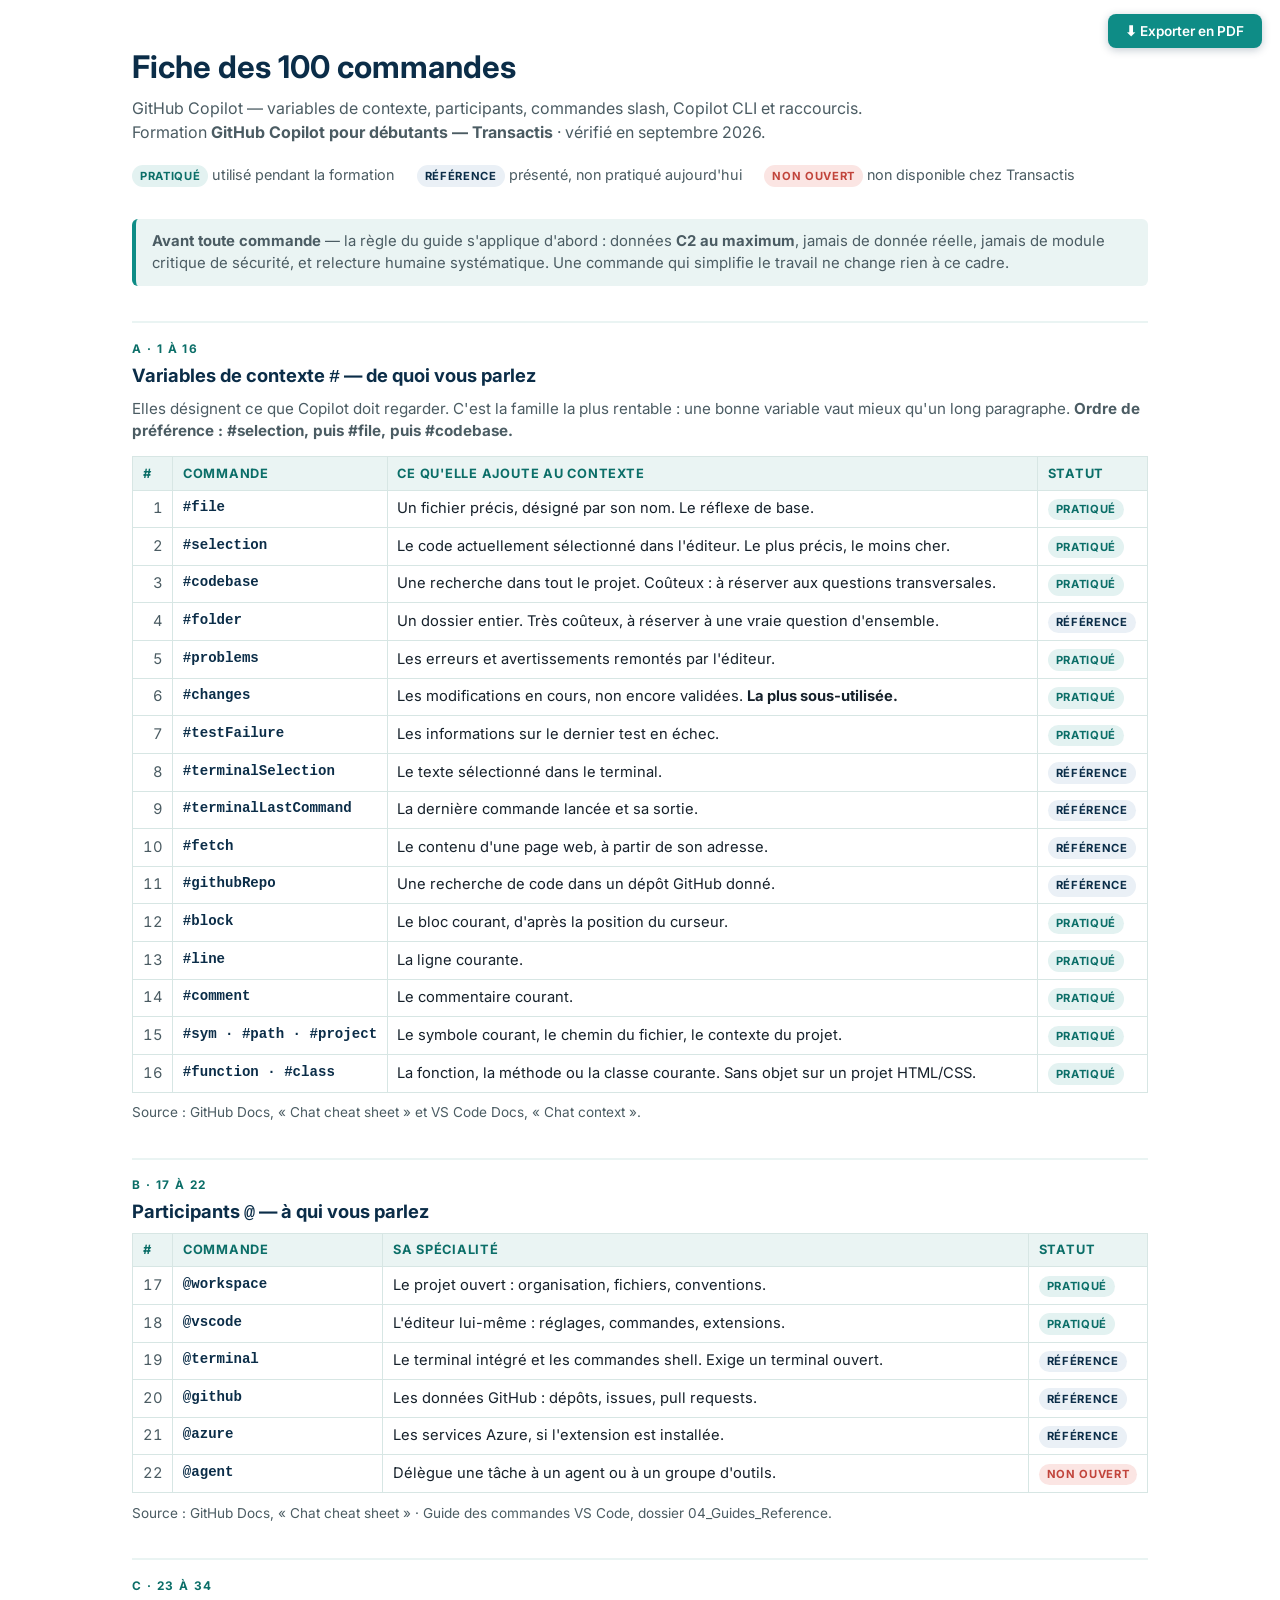
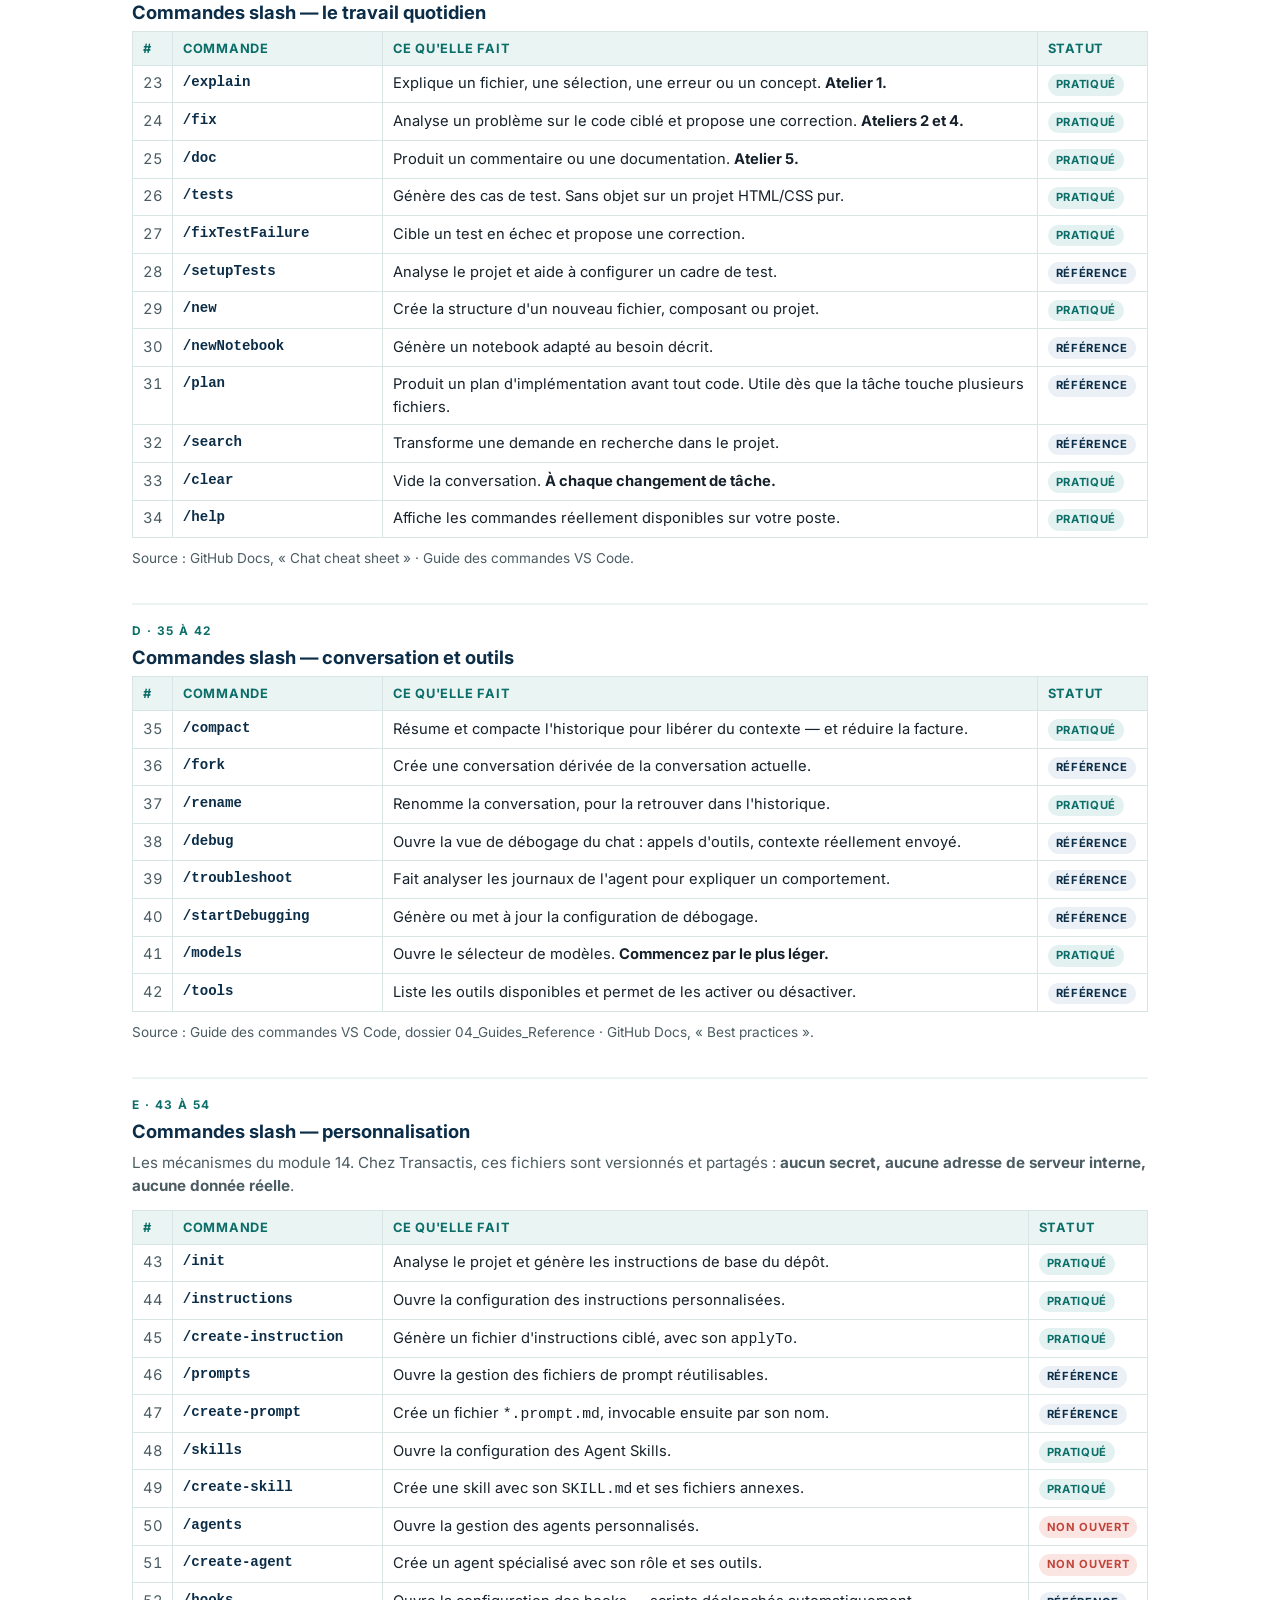
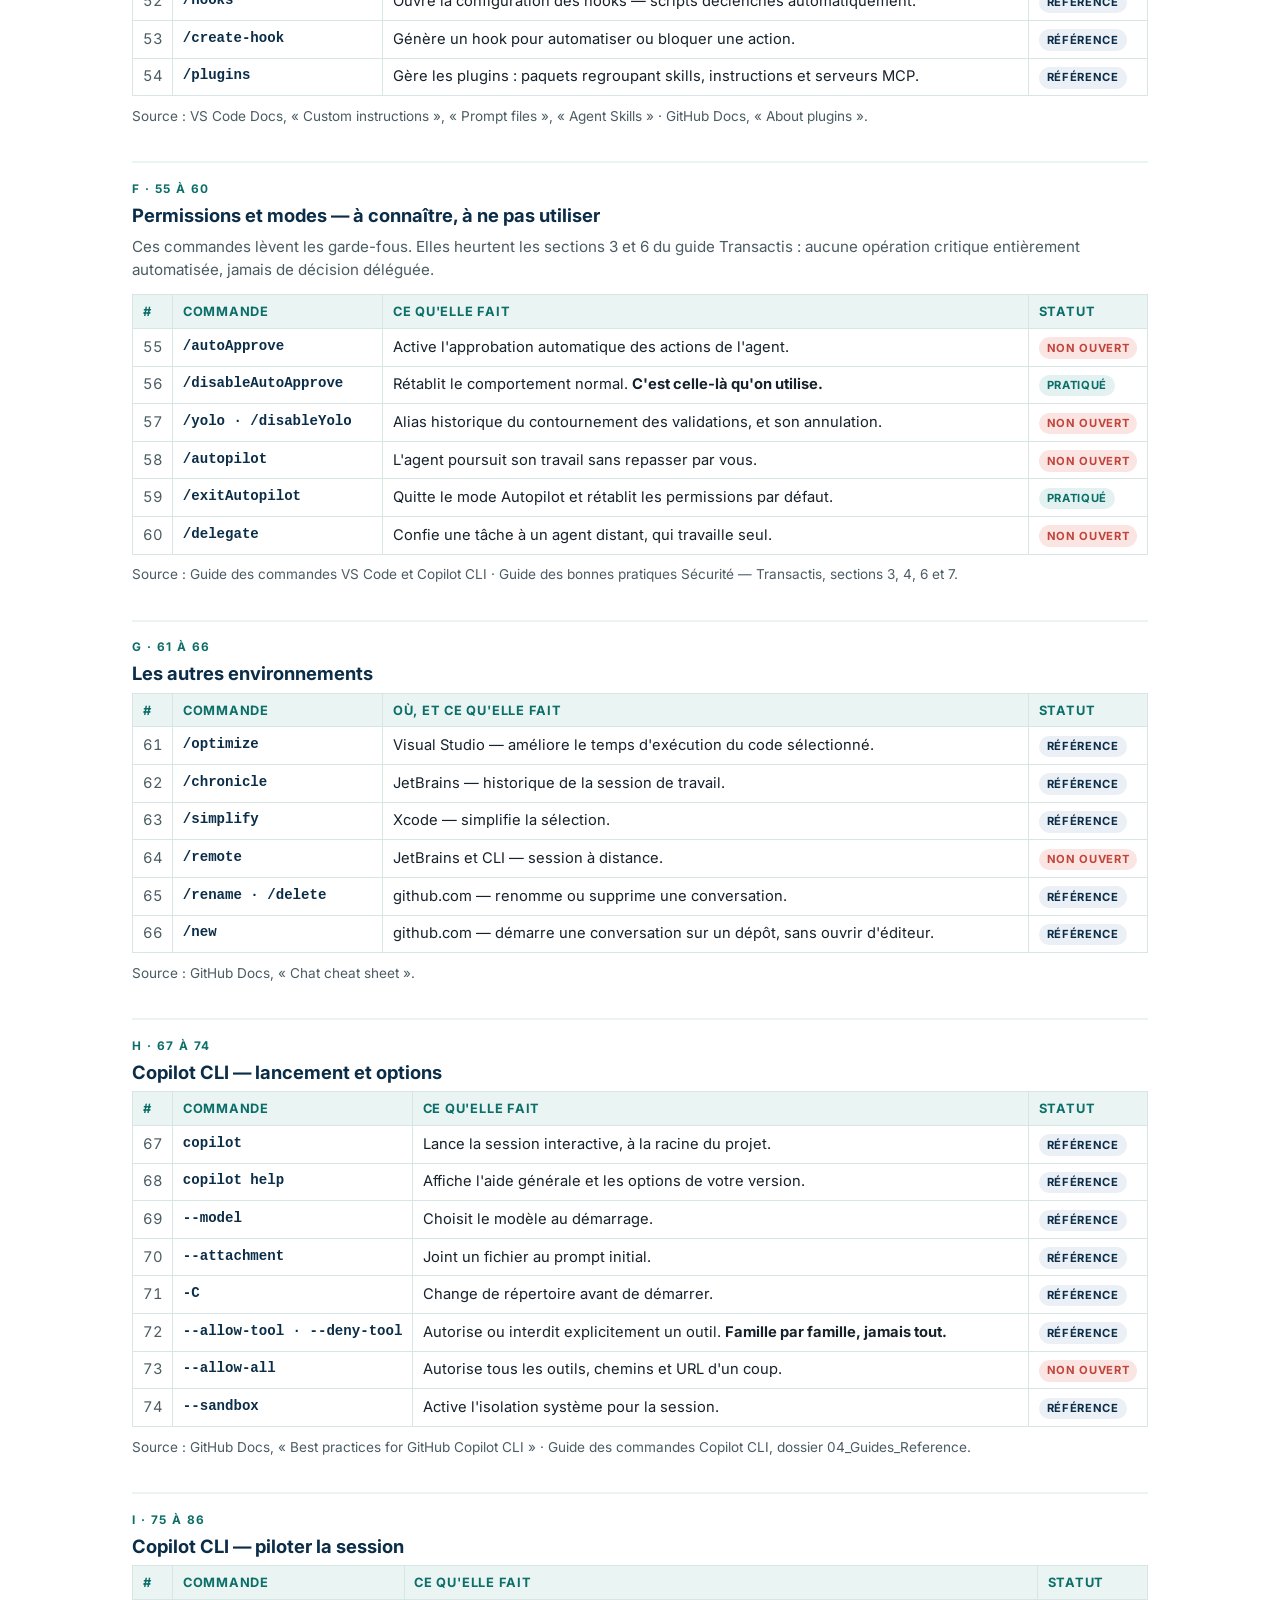
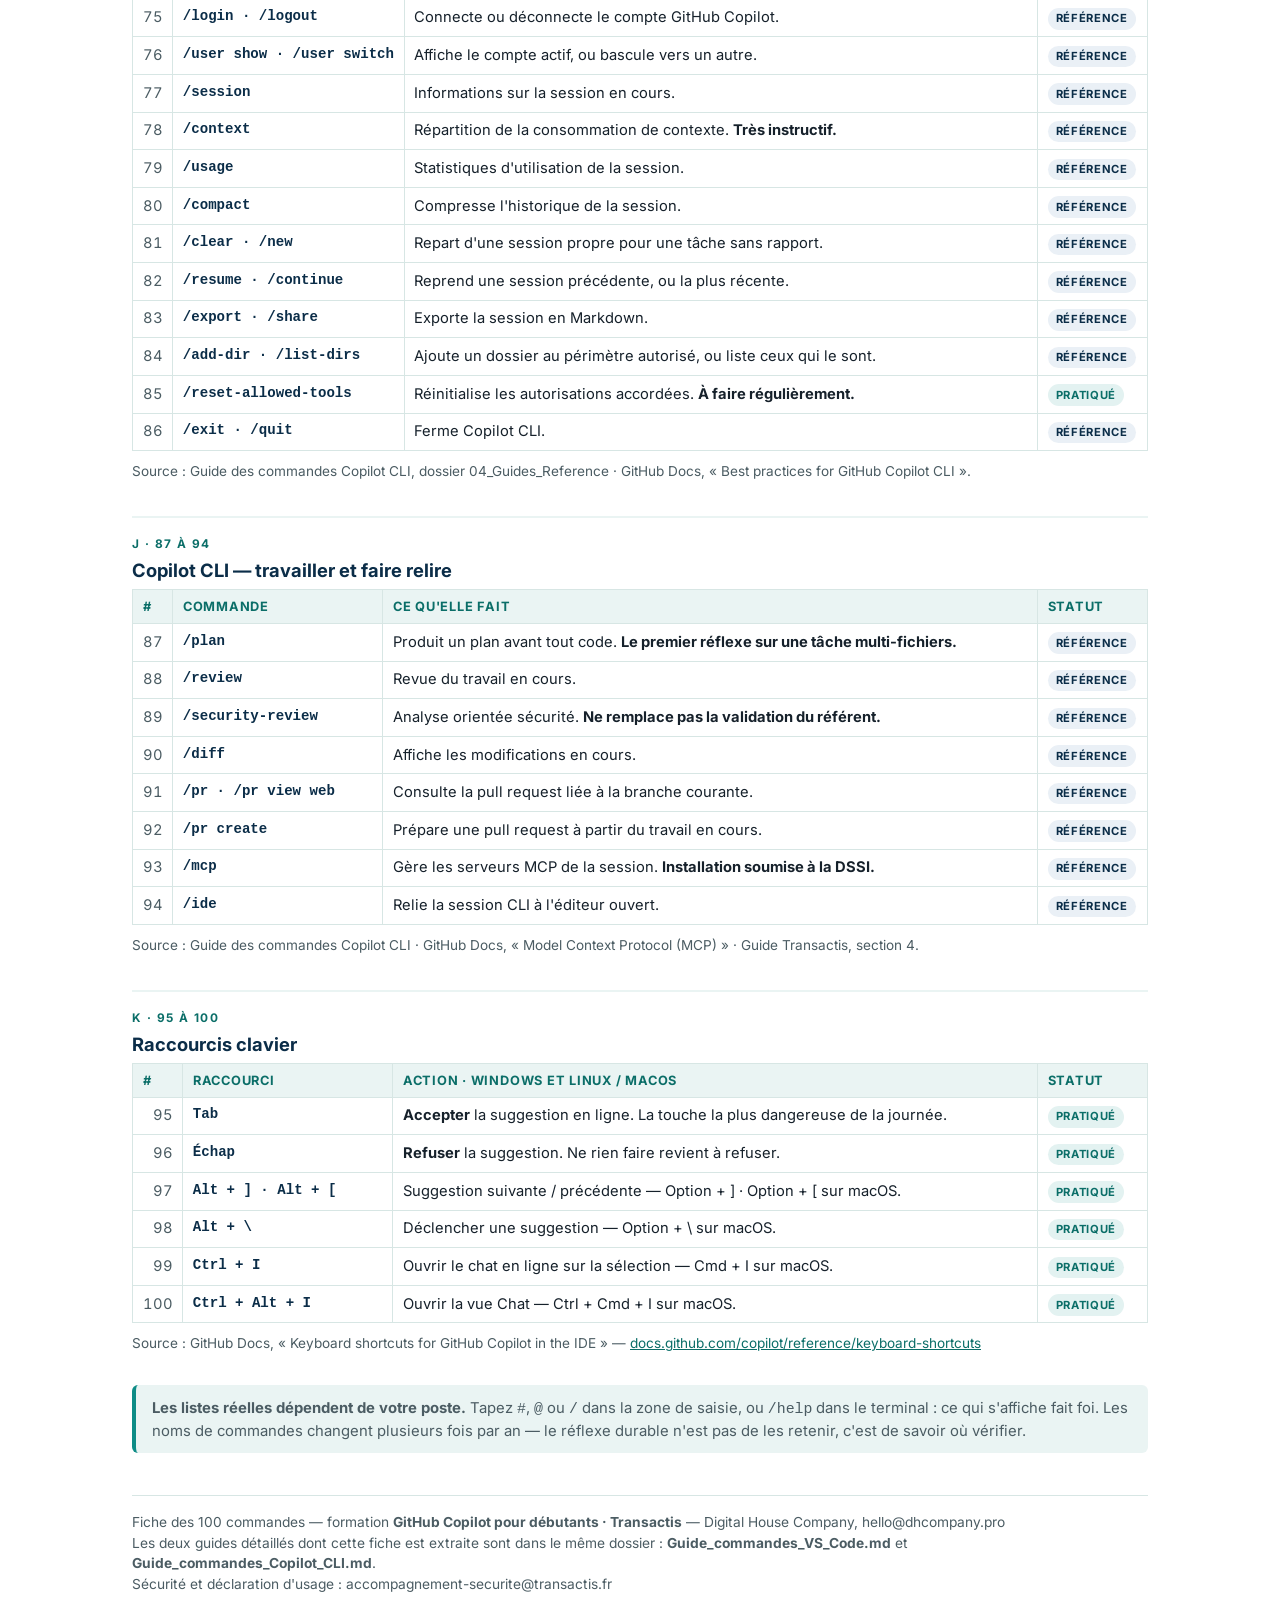
<file: 04_Guides_Reference/Fiche_100_Commandes.html>
<!DOCTYPE html>
<html lang="fr">
<head>
<meta charset="UTF-8">
<meta name="viewport" content="width=device-width, initial-scale=1.0">
<title>Fiche des 100 commandes — GitHub Copilot · Transactis</title>
<link rel="preconnect" href="https://fonts.googleapis.com">
<link href="https://fonts.googleapis.com/css2?family=Inter:wght@400;600;700;800&display=swap" rel="stylesheet">
<style>
:root{--accent:#0E8C86;--accent2:#0B6E68;--navy:#0B2D48;--text:#16212B;--text2:#4B5C63;--card:#EAF4F3;--border:#D7E6E4;--warn:#B9740A;--bad:#C1443B;--good:#1F9D67;}
*{box-sizing:border-box;margin:0;padding:0;}
body{font-family:'Inter',sans-serif;color:var(--text);background:#fff;line-height:1.5;}
.page{max-width:1080px;margin:0 auto;padding:44px 32px 80px;}
h1{font-size:1.95rem;color:var(--navy);margin-bottom:.35rem;}
.sous{color:var(--text2);margin-bottom:1.2rem;}
.legende{display:flex;gap:1.4rem;flex-wrap:wrap;margin:1rem 0 2rem;font-size:.9rem;color:var(--text2);}
.tag{display:inline-block;font-size:.7rem;font-weight:700;letter-spacing:.06em;text-transform:uppercase;padding:.15rem .5rem;border-radius:999px;white-space:nowrap;}
.t-ok{background:#E3F2F1;color:var(--accent2);} .t-ref{background:#EAF0F6;color:var(--navy);} .t-non{background:#FBE5E3;color:var(--bad);}
h2{font-size:1.15rem;color:var(--navy);margin:2.2rem 0 .3rem;padding-top:1.1rem;border-top:2px solid var(--card);}
h2 span{display:block;font-size:.74rem;letter-spacing:.12em;text-transform:uppercase;color:var(--accent2);font-weight:700;margin-bottom:.2rem;}
p.intro{color:var(--text2);font-size:.95rem;margin:.4rem 0 .8rem;}
table{border-collapse:collapse;width:100%;margin-bottom:.6rem;}
th,td{border:1px solid var(--border);padding:.42rem .6rem;text-align:left;font-size:.92rem;vertical-align:top;}
th{background:var(--card);color:var(--accent2);font-size:.8rem;text-transform:uppercase;letter-spacing:.06em;}
td.n{width:38px;text-align:right;color:var(--text2);font-variant-numeric:tabular-nums;}
td.c{width:210px;font-family:ui-monospace,SFMono-Regular,Menlo,Consolas,monospace;font-size:.88rem;color:var(--navy);font-weight:600;white-space:nowrap;}
td.s{width:110px;}
.note{background:var(--card);border-left:4px solid var(--accent);border-radius:6px;padding:.7rem 1rem;color:var(--text2);font-size:.93rem;margin:.8rem 0 0;}
.src{font-size:.85rem;color:var(--text2);margin-top:.5rem;}
.src a{color:var(--accent2);}
.pdf{position:fixed;top:14px;right:18px;background:var(--accent);color:#fff;border:none;border-radius:8px;padding:.55rem 1.1rem;font:600 .85rem 'Inter',sans-serif;cursor:pointer;box-shadow:0 2px 8px rgba(11,45,72,.25);}
footer{margin-top:2.6rem;padding-top:1rem;border-top:1px solid var(--border);color:var(--text2);font-size:.86rem;}
@media print{.pdf{display:none;}body{font-size:9.5pt;}.page{padding:0;}h2{page-break-after:avoid;}table{page-break-inside:auto;}tr{page-break-inside:avoid;}}
</style>
</head>
<body>
<button class="pdf" onclick="window.print()">&#11015; Exporter en PDF</button>
<div class="page">

<h1>Fiche des 100 commandes</h1>
<p class="sous">GitHub Copilot — variables de contexte, participants, commandes slash, Copilot CLI et raccourcis.<br>Formation <b>GitHub Copilot pour débutants — Transactis</b> · vérifié en septembre 2026.</p>

<div class="legende">
  <span><span class="tag t-ok">pratiqué</span> utilisé pendant la formation</span>
  <span><span class="tag t-ref">référence</span> présenté, non pratiqué aujourd'hui</span>
  <span><span class="tag t-non">non ouvert</span> non disponible chez Transactis</span>
</div>

<div class="note"><b>Avant toute commande</b> — la règle du guide s'applique d'abord : données <b>C2 au maximum</b>, jamais de donnée réelle, jamais de module critique de sécurité, et relecture humaine systématique. Une commande qui simplifie le travail ne change rien à ce cadre.</div>

<h2><span>A · 1 à 16</span>Variables de contexte <code>#</code> — de quoi vous parlez</h2>
<p class="intro">Elles désignent ce que Copilot doit regarder. C'est la famille la plus rentable : une bonne variable vaut mieux qu'un long paragraphe. <b>Ordre de préférence : #selection, puis #file, puis #codebase.</b></p>
<table>
<tr><th class="n">#</th><th class="c">Commande</th><th>Ce qu'elle ajoute au contexte</th><th class="s">Statut</th></tr>
<tr><td class="n">1</td><td class="c">#file</td><td>Un fichier précis, désigné par son nom. Le réflexe de base.</td><td class="s"><span class="tag t-ok">pratiqué</span></td></tr>
<tr><td class="n">2</td><td class="c">#selection</td><td>Le code actuellement sélectionné dans l'éditeur. Le plus précis, le moins cher.</td><td class="s"><span class="tag t-ok">pratiqué</span></td></tr>
<tr><td class="n">3</td><td class="c">#codebase</td><td>Une recherche dans tout le projet. Coûteux : à réserver aux questions transversales.</td><td class="s"><span class="tag t-ok">pratiqué</span></td></tr>
<tr><td class="n">4</td><td class="c">#folder</td><td>Un dossier entier. Très coûteux, à réserver à une vraie question d'ensemble.</td><td class="s"><span class="tag t-ref">référence</span></td></tr>
<tr><td class="n">5</td><td class="c">#problems</td><td>Les erreurs et avertissements remontés par l'éditeur.</td><td class="s"><span class="tag t-ok">pratiqué</span></td></tr>
<tr><td class="n">6</td><td class="c">#changes</td><td>Les modifications en cours, non encore validées. <b>La plus sous-utilisée.</b></td><td class="s"><span class="tag t-ok">pratiqué</span></td></tr>
<tr><td class="n">7</td><td class="c">#testFailure</td><td>Les informations sur le dernier test en échec.</td><td class="s"><span class="tag t-ok">pratiqué</span></td></tr>
<tr><td class="n">8</td><td class="c">#terminalSelection</td><td>Le texte sélectionné dans le terminal.</td><td class="s"><span class="tag t-ref">référence</span></td></tr>
<tr><td class="n">9</td><td class="c">#terminalLastCommand</td><td>La dernière commande lancée et sa sortie.</td><td class="s"><span class="tag t-ref">référence</span></td></tr>
<tr><td class="n">10</td><td class="c">#fetch</td><td>Le contenu d'une page web, à partir de son adresse.</td><td class="s"><span class="tag t-ref">référence</span></td></tr>
<tr><td class="n">11</td><td class="c">#githubRepo</td><td>Une recherche de code dans un dépôt GitHub donné.</td><td class="s"><span class="tag t-ref">référence</span></td></tr>
<tr><td class="n">12</td><td class="c">#block</td><td>Le bloc courant, d'après la position du curseur.</td><td class="s"><span class="tag t-ok">pratiqué</span></td></tr>
<tr><td class="n">13</td><td class="c">#line</td><td>La ligne courante.</td><td class="s"><span class="tag t-ok">pratiqué</span></td></tr>
<tr><td class="n">14</td><td class="c">#comment</td><td>Le commentaire courant.</td><td class="s"><span class="tag t-ok">pratiqué</span></td></tr>
<tr><td class="n">15</td><td class="c">#sym · #path · #project</td><td>Le symbole courant, le chemin du fichier, le contexte du projet.</td><td class="s"><span class="tag t-ok">pratiqué</span></td></tr>
<tr><td class="n">16</td><td class="c">#function · #class</td><td>La fonction, la méthode ou la classe courante. Sans objet sur un projet HTML/CSS.</td><td class="s"><span class="tag t-ok">pratiqué</span></td></tr>
</table>
<div class="src">Source : GitHub Docs, « Chat cheat sheet » et VS Code Docs, « Chat context ».</div>

<h2><span>B · 17 à 22</span>Participants <code>@</code> — à qui vous parlez</h2>
<table>
<tr><th class="n">#</th><th class="c">Commande</th><th>Sa spécialité</th><th class="s">Statut</th></tr>
<tr><td class="n">17</td><td class="c">@workspace</td><td>Le projet ouvert : organisation, fichiers, conventions.</td><td class="s"><span class="tag t-ok">pratiqué</span></td></tr>
<tr><td class="n">18</td><td class="c">@vscode</td><td>L'éditeur lui-même : réglages, commandes, extensions.</td><td class="s"><span class="tag t-ok">pratiqué</span></td></tr>
<tr><td class="n">19</td><td class="c">@terminal</td><td>Le terminal intégré et les commandes shell. Exige un terminal ouvert.</td><td class="s"><span class="tag t-ref">référence</span></td></tr>
<tr><td class="n">20</td><td class="c">@github</td><td>Les données GitHub : dépôts, issues, pull requests.</td><td class="s"><span class="tag t-ref">référence</span></td></tr>
<tr><td class="n">21</td><td class="c">@azure</td><td>Les services Azure, si l'extension est installée.</td><td class="s"><span class="tag t-ref">référence</span></td></tr>
<tr><td class="n">22</td><td class="c">@agent</td><td>Délègue une tâche à un agent ou à un groupe d'outils.</td><td class="s"><span class="tag t-non">non ouvert</span></td></tr>
</table>
<div class="src">Source : GitHub Docs, « Chat cheat sheet » · Guide des commandes VS Code, dossier 04_Guides_Reference.</div>

<h2><span>C · 23 à 34</span>Commandes slash — le travail quotidien</h2>
<table>
<tr><th class="n">#</th><th class="c">Commande</th><th>Ce qu'elle fait</th><th class="s">Statut</th></tr>
<tr><td class="n">23</td><td class="c">/explain</td><td>Explique un fichier, une sélection, une erreur ou un concept. <b>Atelier 1.</b></td><td class="s"><span class="tag t-ok">pratiqué</span></td></tr>
<tr><td class="n">24</td><td class="c">/fix</td><td>Analyse un problème sur le code ciblé et propose une correction. <b>Ateliers 2 et 4.</b></td><td class="s"><span class="tag t-ok">pratiqué</span></td></tr>
<tr><td class="n">25</td><td class="c">/doc</td><td>Produit un commentaire ou une documentation. <b>Atelier 5.</b></td><td class="s"><span class="tag t-ok">pratiqué</span></td></tr>
<tr><td class="n">26</td><td class="c">/tests</td><td>Génère des cas de test. Sans objet sur un projet HTML/CSS pur.</td><td class="s"><span class="tag t-ok">pratiqué</span></td></tr>
<tr><td class="n">27</td><td class="c">/fixTestFailure</td><td>Cible un test en échec et propose une correction.</td><td class="s"><span class="tag t-ok">pratiqué</span></td></tr>
<tr><td class="n">28</td><td class="c">/setupTests</td><td>Analyse le projet et aide à configurer un cadre de test.</td><td class="s"><span class="tag t-ref">référence</span></td></tr>
<tr><td class="n">29</td><td class="c">/new</td><td>Crée la structure d'un nouveau fichier, composant ou projet.</td><td class="s"><span class="tag t-ok">pratiqué</span></td></tr>
<tr><td class="n">30</td><td class="c">/newNotebook</td><td>Génère un notebook adapté au besoin décrit.</td><td class="s"><span class="tag t-ref">référence</span></td></tr>
<tr><td class="n">31</td><td class="c">/plan</td><td>Produit un plan d'implémentation avant tout code. Utile dès que la tâche touche plusieurs fichiers.</td><td class="s"><span class="tag t-ref">référence</span></td></tr>
<tr><td class="n">32</td><td class="c">/search</td><td>Transforme une demande en recherche dans le projet.</td><td class="s"><span class="tag t-ref">référence</span></td></tr>
<tr><td class="n">33</td><td class="c">/clear</td><td>Vide la conversation. <b>À chaque changement de tâche.</b></td><td class="s"><span class="tag t-ok">pratiqué</span></td></tr>
<tr><td class="n">34</td><td class="c">/help</td><td>Affiche les commandes réellement disponibles sur votre poste.</td><td class="s"><span class="tag t-ok">pratiqué</span></td></tr>
</table>
<div class="src">Source : GitHub Docs, « Chat cheat sheet » · Guide des commandes VS Code.</div>

<h2><span>D · 35 à 42</span>Commandes slash — conversation et outils</h2>
<table>
<tr><th class="n">#</th><th class="c">Commande</th><th>Ce qu'elle fait</th><th class="s">Statut</th></tr>
<tr><td class="n">35</td><td class="c">/compact</td><td>Résume et compacte l'historique pour libérer du contexte — et réduire la facture.</td><td class="s"><span class="tag t-ok">pratiqué</span></td></tr>
<tr><td class="n">36</td><td class="c">/fork</td><td>Crée une conversation dérivée de la conversation actuelle.</td><td class="s"><span class="tag t-ref">référence</span></td></tr>
<tr><td class="n">37</td><td class="c">/rename</td><td>Renomme la conversation, pour la retrouver dans l'historique.</td><td class="s"><span class="tag t-ok">pratiqué</span></td></tr>
<tr><td class="n">38</td><td class="c">/debug</td><td>Ouvre la vue de débogage du chat : appels d'outils, contexte réellement envoyé.</td><td class="s"><span class="tag t-ref">référence</span></td></tr>
<tr><td class="n">39</td><td class="c">/troubleshoot</td><td>Fait analyser les journaux de l'agent pour expliquer un comportement.</td><td class="s"><span class="tag t-ref">référence</span></td></tr>
<tr><td class="n">40</td><td class="c">/startDebugging</td><td>Génère ou met à jour la configuration de débogage.</td><td class="s"><span class="tag t-ref">référence</span></td></tr>
<tr><td class="n">41</td><td class="c">/models</td><td>Ouvre le sélecteur de modèles. <b>Commencez par le plus léger.</b></td><td class="s"><span class="tag t-ok">pratiqué</span></td></tr>
<tr><td class="n">42</td><td class="c">/tools</td><td>Liste les outils disponibles et permet de les activer ou désactiver.</td><td class="s"><span class="tag t-ref">référence</span></td></tr>
</table>
<div class="src">Source : Guide des commandes VS Code, dossier 04_Guides_Reference · GitHub Docs, « Best practices ».</div>

<h2><span>E · 43 à 54</span>Commandes slash — personnalisation</h2>
<p class="intro">Les mécanismes du module 14. Chez Transactis, ces fichiers sont versionnés et partagés : <b>aucun secret, aucune adresse de serveur interne, aucune donnée réelle</b>.</p>
<table>
<tr><th class="n">#</th><th class="c">Commande</th><th>Ce qu'elle fait</th><th class="s">Statut</th></tr>
<tr><td class="n">43</td><td class="c">/init</td><td>Analyse le projet et génère les instructions de base du dépôt.</td><td class="s"><span class="tag t-ok">pratiqué</span></td></tr>
<tr><td class="n">44</td><td class="c">/instructions</td><td>Ouvre la configuration des instructions personnalisées.</td><td class="s"><span class="tag t-ok">pratiqué</span></td></tr>
<tr><td class="n">45</td><td class="c">/create-instruction</td><td>Génère un fichier d'instructions ciblé, avec son <code>applyTo</code>.</td><td class="s"><span class="tag t-ok">pratiqué</span></td></tr>
<tr><td class="n">46</td><td class="c">/prompts</td><td>Ouvre la gestion des fichiers de prompt réutilisables.</td><td class="s"><span class="tag t-ref">référence</span></td></tr>
<tr><td class="n">47</td><td class="c">/create-prompt</td><td>Crée un fichier <code>*.prompt.md</code>, invocable ensuite par son nom.</td><td class="s"><span class="tag t-ref">référence</span></td></tr>
<tr><td class="n">48</td><td class="c">/skills</td><td>Ouvre la configuration des Agent Skills.</td><td class="s"><span class="tag t-ok">pratiqué</span></td></tr>
<tr><td class="n">49</td><td class="c">/create-skill</td><td>Crée une skill avec son <code>SKILL.md</code> et ses fichiers annexes.</td><td class="s"><span class="tag t-ok">pratiqué</span></td></tr>
<tr><td class="n">50</td><td class="c">/agents</td><td>Ouvre la gestion des agents personnalisés.</td><td class="s"><span class="tag t-non">non ouvert</span></td></tr>
<tr><td class="n">51</td><td class="c">/create-agent</td><td>Crée un agent spécialisé avec son rôle et ses outils.</td><td class="s"><span class="tag t-non">non ouvert</span></td></tr>
<tr><td class="n">52</td><td class="c">/hooks</td><td>Ouvre la configuration des hooks — scripts déclenchés automatiquement.</td><td class="s"><span class="tag t-ref">référence</span></td></tr>
<tr><td class="n">53</td><td class="c">/create-hook</td><td>Génère un hook pour automatiser ou bloquer une action.</td><td class="s"><span class="tag t-ref">référence</span></td></tr>
<tr><td class="n">54</td><td class="c">/plugins</td><td>Gère les plugins : paquets regroupant skills, instructions et serveurs MCP.</td><td class="s"><span class="tag t-ref">référence</span></td></tr>
</table>
<div class="src">Source : VS Code Docs, « Custom instructions », « Prompt files », « Agent Skills » · GitHub Docs, « About plugins ».</div>

<h2><span>F · 55 à 60</span>Permissions et modes — à connaître, à ne pas utiliser</h2>
<p class="intro">Ces commandes lèvent les garde-fous. Elles heurtent les sections 3 et 6 du guide Transactis : aucune opération critique entièrement automatisée, jamais de décision déléguée.</p>
<table>
<tr><th class="n">#</th><th class="c">Commande</th><th>Ce qu'elle fait</th><th class="s">Statut</th></tr>
<tr><td class="n">55</td><td class="c">/autoApprove</td><td>Active l'approbation automatique des actions de l'agent.</td><td class="s"><span class="tag t-non">non ouvert</span></td></tr>
<tr><td class="n">56</td><td class="c">/disableAutoApprove</td><td>Rétablit le comportement normal. <b>C'est celle-là qu'on utilise.</b></td><td class="s"><span class="tag t-ok">pratiqué</span></td></tr>
<tr><td class="n">57</td><td class="c">/yolo · /disableYolo</td><td>Alias historique du contournement des validations, et son annulation.</td><td class="s"><span class="tag t-non">non ouvert</span></td></tr>
<tr><td class="n">58</td><td class="c">/autopilot</td><td>L'agent poursuit son travail sans repasser par vous.</td><td class="s"><span class="tag t-non">non ouvert</span></td></tr>
<tr><td class="n">59</td><td class="c">/exitAutopilot</td><td>Quitte le mode Autopilot et rétablit les permissions par défaut.</td><td class="s"><span class="tag t-ok">pratiqué</span></td></tr>
<tr><td class="n">60</td><td class="c">/delegate</td><td>Confie une tâche à un agent distant, qui travaille seul.</td><td class="s"><span class="tag t-non">non ouvert</span></td></tr>
</table>
<div class="src">Source : Guide des commandes VS Code et Copilot CLI · Guide des bonnes pratiques Sécurité — Transactis, sections 3, 4, 6 et 7.</div>

<h2><span>G · 61 à 66</span>Les autres environnements</h2>
<table>
<tr><th class="n">#</th><th class="c">Commande</th><th>Où, et ce qu'elle fait</th><th class="s">Statut</th></tr>
<tr><td class="n">61</td><td class="c">/optimize</td><td>Visual Studio — améliore le temps d'exécution du code sélectionné.</td><td class="s"><span class="tag t-ref">référence</span></td></tr>
<tr><td class="n">62</td><td class="c">/chronicle</td><td>JetBrains — historique de la session de travail.</td><td class="s"><span class="tag t-ref">référence</span></td></tr>
<tr><td class="n">63</td><td class="c">/simplify</td><td>Xcode — simplifie la sélection.</td><td class="s"><span class="tag t-ref">référence</span></td></tr>
<tr><td class="n">64</td><td class="c">/remote</td><td>JetBrains et CLI — session à distance.</td><td class="s"><span class="tag t-non">non ouvert</span></td></tr>
<tr><td class="n">65</td><td class="c">/rename · /delete</td><td>github.com — renomme ou supprime une conversation.</td><td class="s"><span class="tag t-ref">référence</span></td></tr>
<tr><td class="n">66</td><td class="c">/new</td><td>github.com — démarre une conversation sur un dépôt, sans ouvrir d'éditeur.</td><td class="s"><span class="tag t-ref">référence</span></td></tr>
</table>
<div class="src">Source : GitHub Docs, « Chat cheat sheet ».</div>

<h2><span>H · 67 à 74</span>Copilot CLI — lancement et options</h2>
<table>
<tr><th class="n">#</th><th class="c">Commande</th><th>Ce qu'elle fait</th><th class="s">Statut</th></tr>
<tr><td class="n">67</td><td class="c">copilot</td><td>Lance la session interactive, à la racine du projet.</td><td class="s"><span class="tag t-ref">référence</span></td></tr>
<tr><td class="n">68</td><td class="c">copilot help</td><td>Affiche l'aide générale et les options de votre version.</td><td class="s"><span class="tag t-ref">référence</span></td></tr>
<tr><td class="n">69</td><td class="c">--model</td><td>Choisit le modèle au démarrage.</td><td class="s"><span class="tag t-ref">référence</span></td></tr>
<tr><td class="n">70</td><td class="c">--attachment</td><td>Joint un fichier au prompt initial.</td><td class="s"><span class="tag t-ref">référence</span></td></tr>
<tr><td class="n">71</td><td class="c">-C</td><td>Change de répertoire avant de démarrer.</td><td class="s"><span class="tag t-ref">référence</span></td></tr>
<tr><td class="n">72</td><td class="c">--allow-tool · --deny-tool</td><td>Autorise ou interdit explicitement un outil. <b>Famille par famille, jamais tout.</b></td><td class="s"><span class="tag t-ref">référence</span></td></tr>
<tr><td class="n">73</td><td class="c">--allow-all</td><td>Autorise tous les outils, chemins et URL d'un coup.</td><td class="s"><span class="tag t-non">non ouvert</span></td></tr>
<tr><td class="n">74</td><td class="c">--sandbox</td><td>Active l'isolation système pour la session.</td><td class="s"><span class="tag t-ref">référence</span></td></tr>
</table>
<div class="src">Source : GitHub Docs, « Best practices for GitHub Copilot CLI » · Guide des commandes Copilot CLI, dossier 04_Guides_Reference.</div>

<h2><span>I · 75 à 86</span>Copilot CLI — piloter la session</h2>
<table>
<tr><th class="n">#</th><th class="c">Commande</th><th>Ce qu'elle fait</th><th class="s">Statut</th></tr>
<tr><td class="n">75</td><td class="c">/login · /logout</td><td>Connecte ou déconnecte le compte GitHub Copilot.</td><td class="s"><span class="tag t-ref">référence</span></td></tr>
<tr><td class="n">76</td><td class="c">/user show · /user switch</td><td>Affiche le compte actif, ou bascule vers un autre.</td><td class="s"><span class="tag t-ref">référence</span></td></tr>
<tr><td class="n">77</td><td class="c">/session</td><td>Informations sur la session en cours.</td><td class="s"><span class="tag t-ref">référence</span></td></tr>
<tr><td class="n">78</td><td class="c">/context</td><td>Répartition de la consommation de contexte. <b>Très instructif.</b></td><td class="s"><span class="tag t-ref">référence</span></td></tr>
<tr><td class="n">79</td><td class="c">/usage</td><td>Statistiques d'utilisation de la session.</td><td class="s"><span class="tag t-ref">référence</span></td></tr>
<tr><td class="n">80</td><td class="c">/compact</td><td>Compresse l'historique de la session.</td><td class="s"><span class="tag t-ref">référence</span></td></tr>
<tr><td class="n">81</td><td class="c">/clear · /new</td><td>Repart d'une session propre pour une tâche sans rapport.</td><td class="s"><span class="tag t-ref">référence</span></td></tr>
<tr><td class="n">82</td><td class="c">/resume · /continue</td><td>Reprend une session précédente, ou la plus récente.</td><td class="s"><span class="tag t-ref">référence</span></td></tr>
<tr><td class="n">83</td><td class="c">/export · /share</td><td>Exporte la session en Markdown.</td><td class="s"><span class="tag t-ref">référence</span></td></tr>
<tr><td class="n">84</td><td class="c">/add-dir · /list-dirs</td><td>Ajoute un dossier au périmètre autorisé, ou liste ceux qui le sont.</td><td class="s"><span class="tag t-ref">référence</span></td></tr>
<tr><td class="n">85</td><td class="c">/reset-allowed-tools</td><td>Réinitialise les autorisations accordées. <b>À faire régulièrement.</b></td><td class="s"><span class="tag t-ok">pratiqué</span></td></tr>
<tr><td class="n">86</td><td class="c">/exit · /quit</td><td>Ferme Copilot CLI.</td><td class="s"><span class="tag t-ref">référence</span></td></tr>
</table>
<div class="src">Source : Guide des commandes Copilot CLI, dossier 04_Guides_Reference · GitHub Docs, « Best practices for GitHub Copilot CLI ».</div>

<h2><span>J · 87 à 94</span>Copilot CLI — travailler et faire relire</h2>
<table>
<tr><th class="n">#</th><th class="c">Commande</th><th>Ce qu'elle fait</th><th class="s">Statut</th></tr>
<tr><td class="n">87</td><td class="c">/plan</td><td>Produit un plan avant tout code. <b>Le premier réflexe sur une tâche multi-fichiers.</b></td><td class="s"><span class="tag t-ref">référence</span></td></tr>
<tr><td class="n">88</td><td class="c">/review</td><td>Revue du travail en cours.</td><td class="s"><span class="tag t-ref">référence</span></td></tr>
<tr><td class="n">89</td><td class="c">/security-review</td><td>Analyse orientée sécurité. <b>Ne remplace pas la validation du référent.</b></td><td class="s"><span class="tag t-ref">référence</span></td></tr>
<tr><td class="n">90</td><td class="c">/diff</td><td>Affiche les modifications en cours.</td><td class="s"><span class="tag t-ref">référence</span></td></tr>
<tr><td class="n">91</td><td class="c">/pr · /pr view web</td><td>Consulte la pull request liée à la branche courante.</td><td class="s"><span class="tag t-ref">référence</span></td></tr>
<tr><td class="n">92</td><td class="c">/pr create</td><td>Prépare une pull request à partir du travail en cours.</td><td class="s"><span class="tag t-ref">référence</span></td></tr>
<tr><td class="n">93</td><td class="c">/mcp</td><td>Gère les serveurs MCP de la session. <b>Installation soumise à la DSSI.</b></td><td class="s"><span class="tag t-ref">référence</span></td></tr>
<tr><td class="n">94</td><td class="c">/ide</td><td>Relie la session CLI à l'éditeur ouvert.</td><td class="s"><span class="tag t-ref">référence</span></td></tr>
</table>
<div class="src">Source : Guide des commandes Copilot CLI · GitHub Docs, « Model Context Protocol (MCP) » · Guide Transactis, section 4.</div>

<h2><span>K · 95 à 100</span>Raccourcis clavier</h2>
<table>
<tr><th class="n">#</th><th class="c">Raccourci</th><th>Action · Windows et Linux / macOS</th><th class="s">Statut</th></tr>
<tr><td class="n">95</td><td class="c">Tab</td><td><b>Accepter</b> la suggestion en ligne. La touche la plus dangereuse de la journée.</td><td class="s"><span class="tag t-ok">pratiqué</span></td></tr>
<tr><td class="n">96</td><td class="c">Échap</td><td><b>Refuser</b> la suggestion. Ne rien faire revient à refuser.</td><td class="s"><span class="tag t-ok">pratiqué</span></td></tr>
<tr><td class="n">97</td><td class="c">Alt + ] · Alt + [</td><td>Suggestion suivante / précédente — Option + ] · Option + [ sur macOS.</td><td class="s"><span class="tag t-ok">pratiqué</span></td></tr>
<tr><td class="n">98</td><td class="c">Alt + \</td><td>Déclencher une suggestion — Option + \ sur macOS.</td><td class="s"><span class="tag t-ok">pratiqué</span></td></tr>
<tr><td class="n">99</td><td class="c">Ctrl + I</td><td>Ouvrir le chat en ligne sur la sélection — Cmd + I sur macOS.</td><td class="s"><span class="tag t-ok">pratiqué</span></td></tr>
<tr><td class="n">100</td><td class="c">Ctrl + Alt + I</td><td>Ouvrir la vue Chat — Ctrl + Cmd + I sur macOS.</td><td class="s"><span class="tag t-ok">pratiqué</span></td></tr>
</table>
<div class="src">Source : GitHub Docs, « Keyboard shortcuts for GitHub Copilot in the IDE » — <a href="https://docs.github.com/en/copilot/reference/keyboard-shortcuts" target="_blank" rel="noopener">docs.github.com/copilot/reference/keyboard-shortcuts</a></div>

<div class="note" style="margin-top:2rem;"><b>Les listes réelles dépendent de votre poste.</b> Tapez <code>#</code>, <code>@</code> ou <code>/</code> dans la zone de saisie, ou <code>/help</code> dans le terminal : ce qui s'affiche fait foi. Les noms de commandes changent plusieurs fois par an — le réflexe durable n'est pas de les retenir, c'est de savoir où vérifier.</div>

<footer>
Fiche des 100 commandes — formation <b>GitHub Copilot pour débutants · Transactis</b> — Digital House Company, hello@dhcompany.pro<br>
Les deux guides détaillés dont cette fiche est extraite sont dans le même dossier : <b>Guide_commandes_VS_Code.md</b> et <b>Guide_commandes_Copilot_CLI.md</b>.<br>
Sécurité et déclaration d'usage : accompagnement-securite@transactis.fr
</footer>
</div>
</body>
</html>
</file>
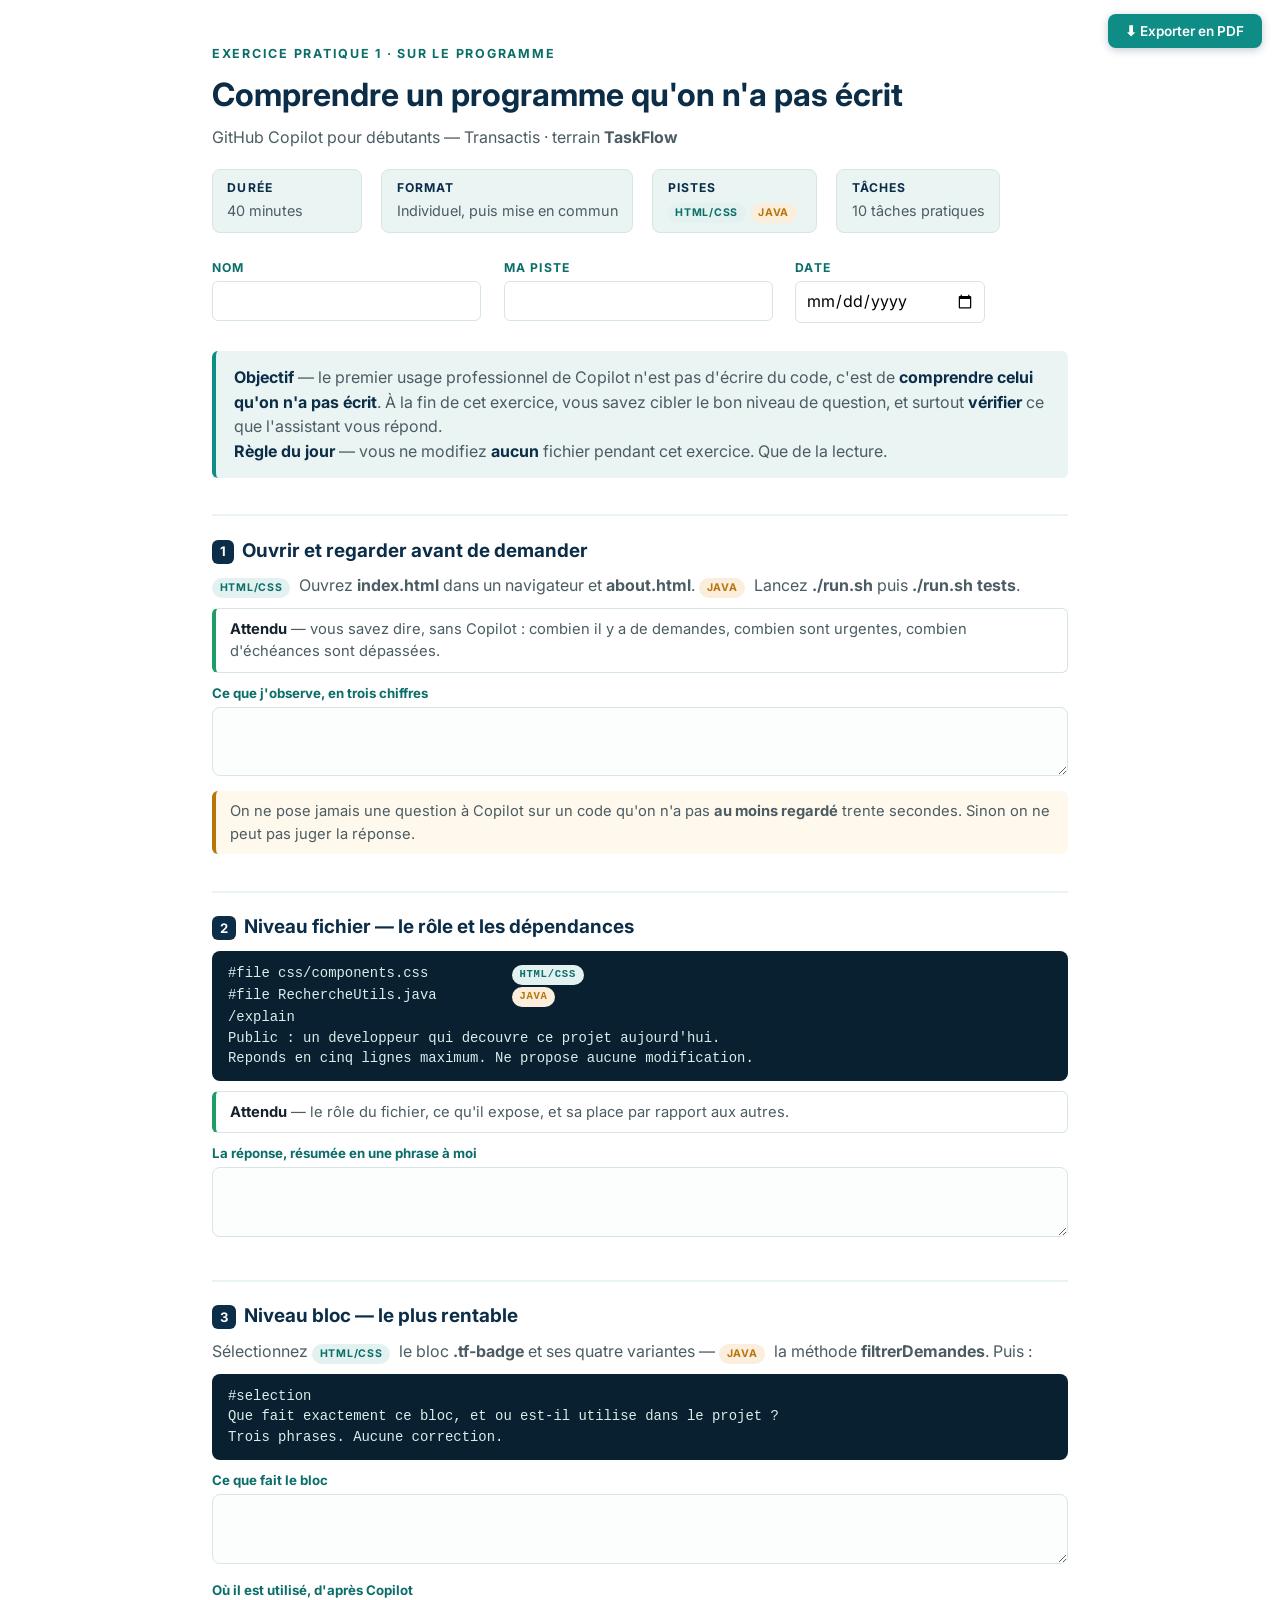
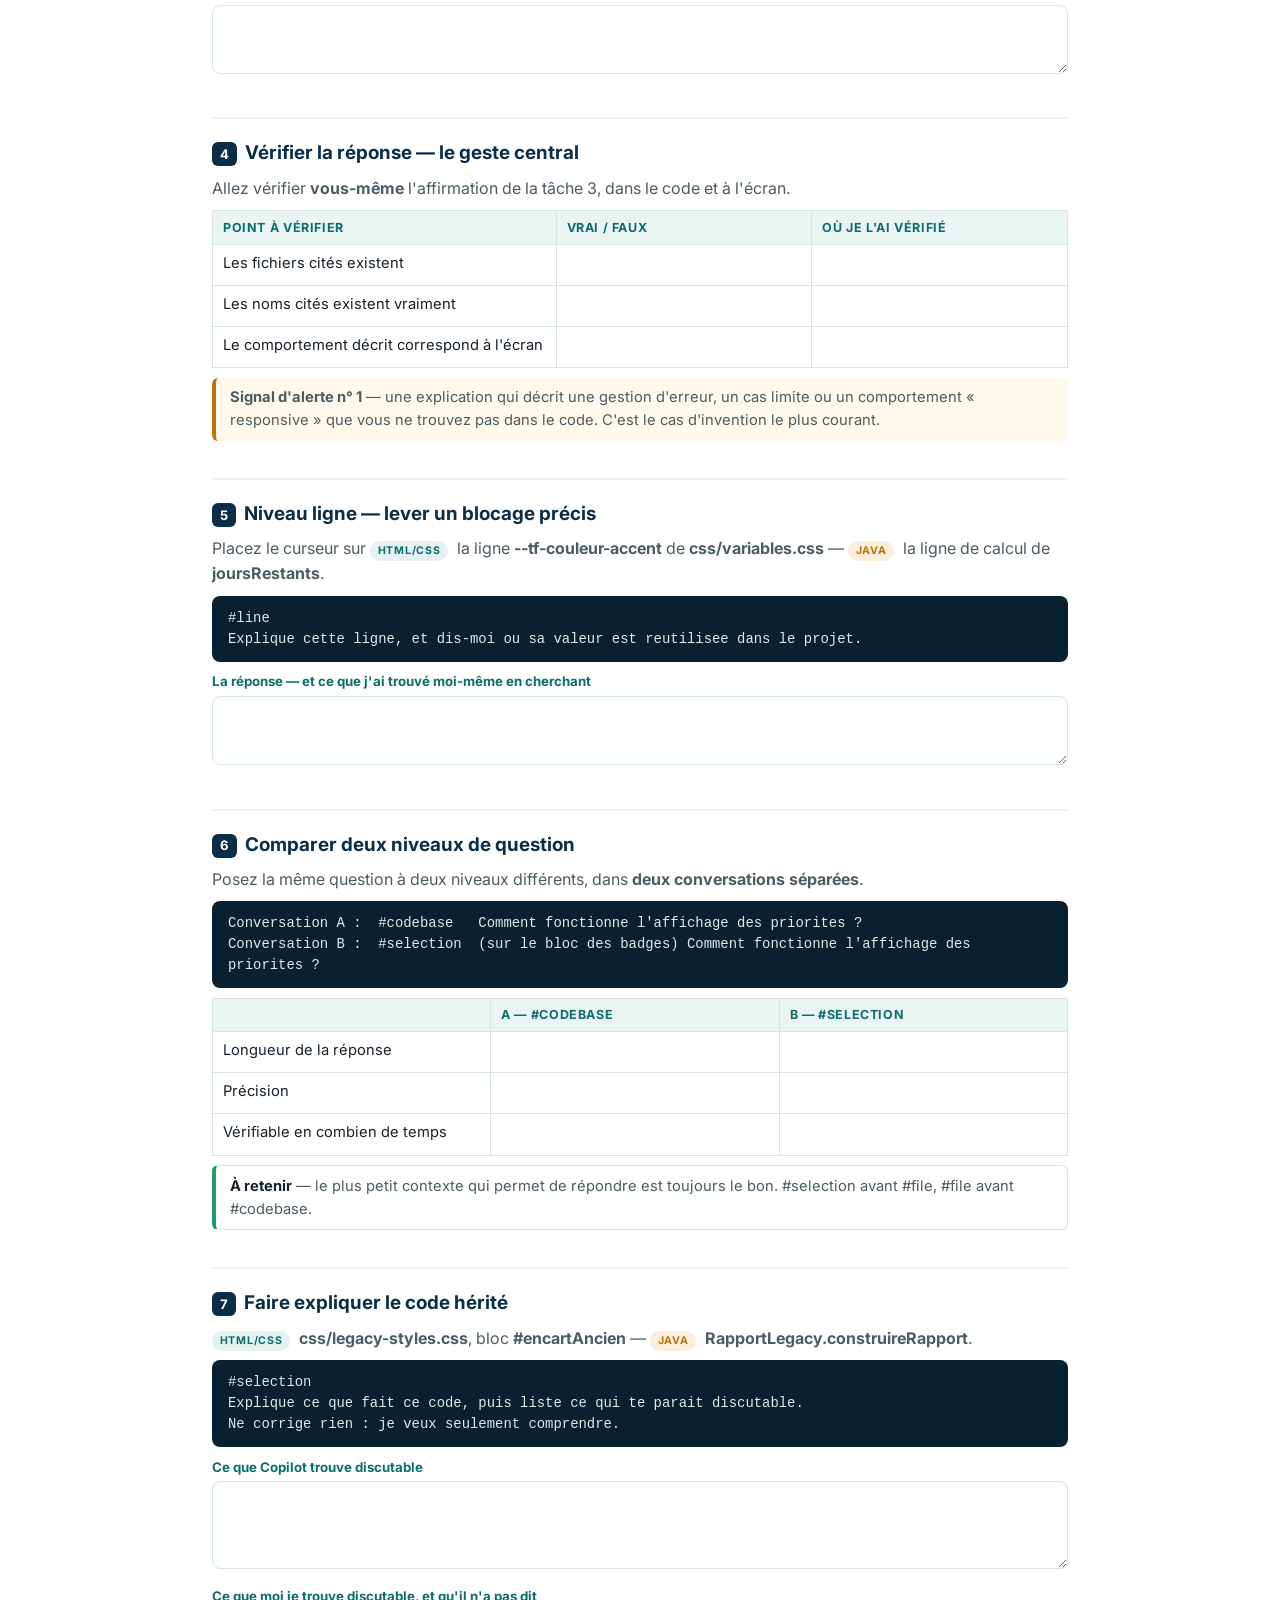
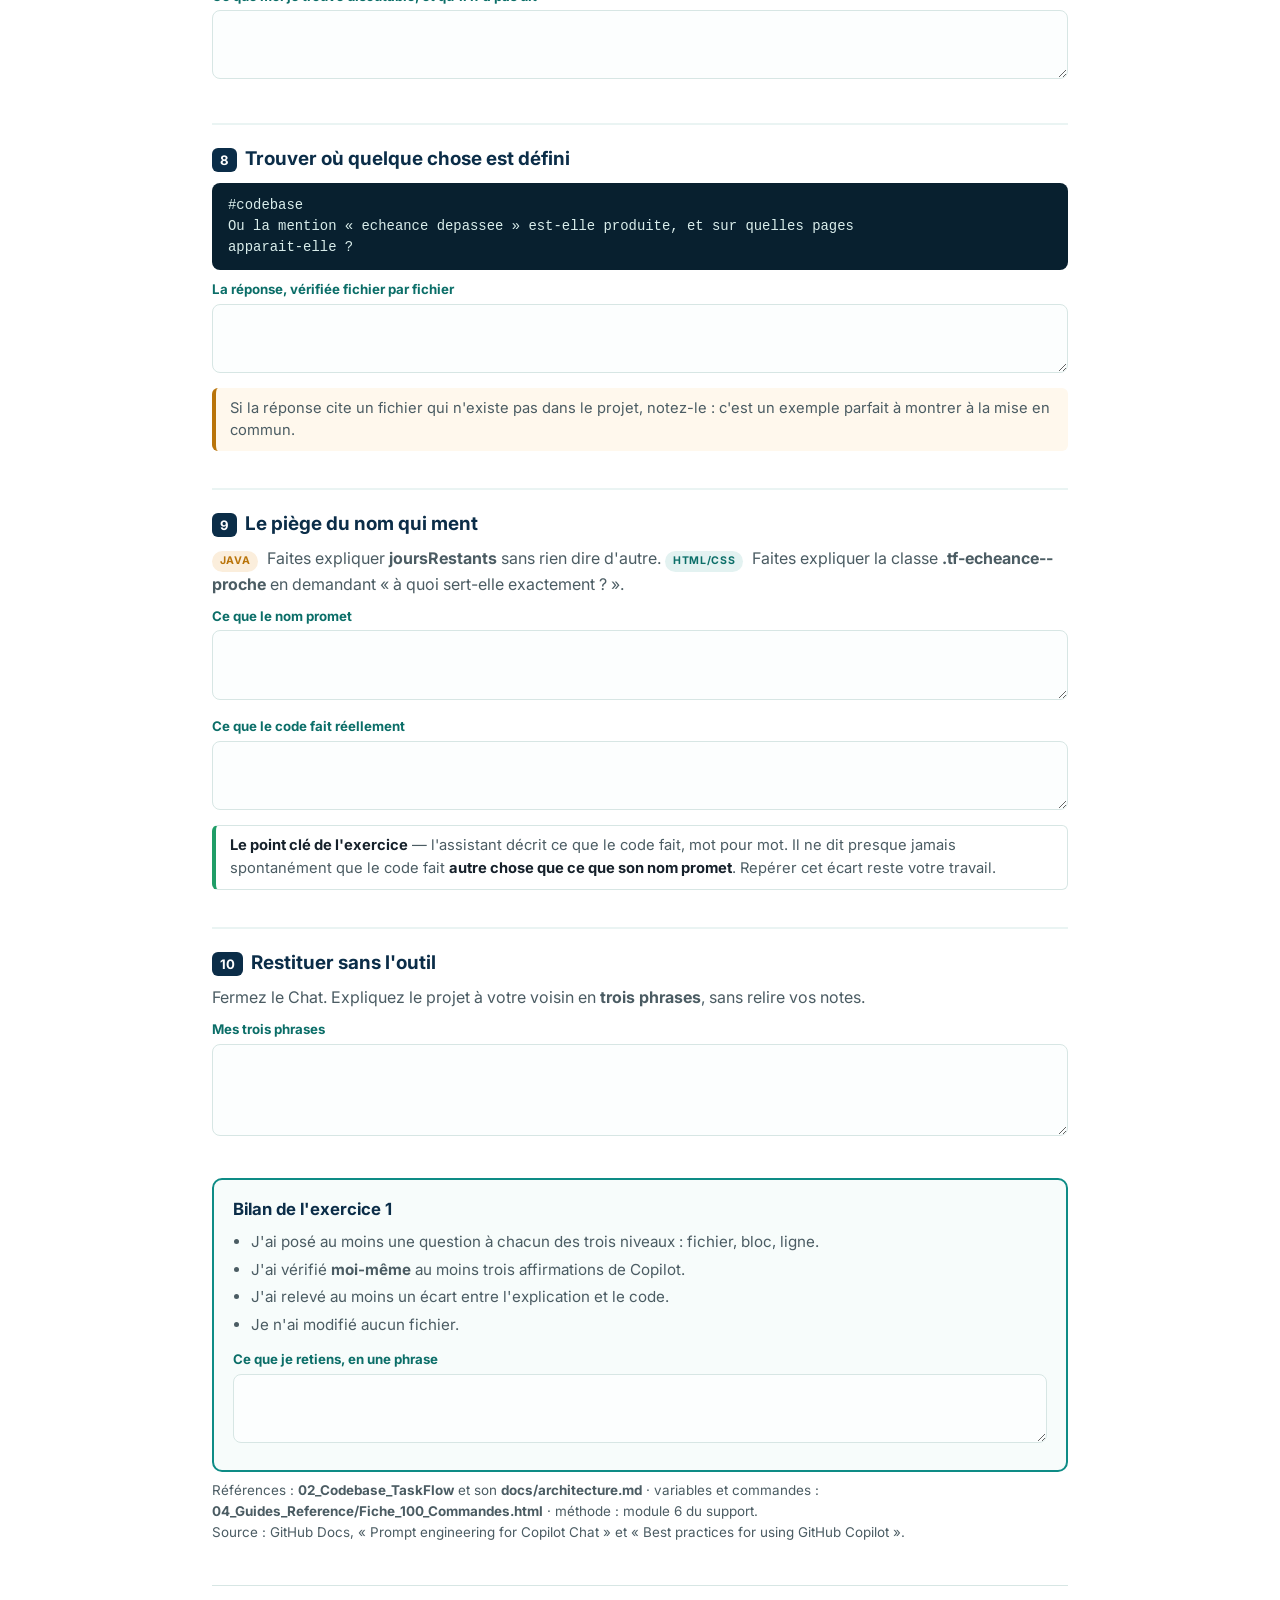
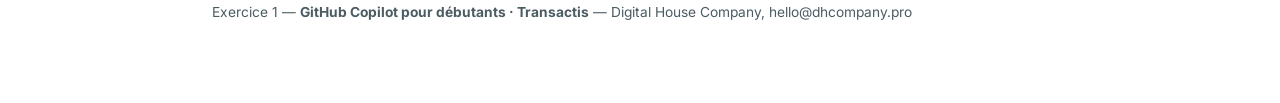
<file: 05_Exercices_2/Exercice_1_Comprendre_le_programme.html>
<!DOCTYPE html>
<html lang="fr">
<head>
<meta charset="UTF-8">
<meta name="viewport" content="width=device-width, initial-scale=1.0">
<title>Exercice 1 — Comprendre le programme</title>
<link rel="preconnect" href="https://fonts.googleapis.com">
<link href="https://fonts.googleapis.com/css2?family=Inter:wght@400;600;700;800&display=swap" rel="stylesheet">
<style>
:root{--accent:#0E8C86;--accent2:#0B6E68;--navy:#0B2D48;--text:#16212B;--text2:#4B5C63;--card:#EAF4F3;--border:#D7E6E4;--warn:#B9740A;--good:#1F9D67;--bad:#C1443B;}
*{box-sizing:border-box;margin:0;padding:0;}
body{font-family:'Inter',sans-serif;color:var(--text);background:#fff;line-height:1.55;}
.page{max-width:920px;margin:0 auto;padding:44px 32px 80px;}
.kicker{font-size:.78rem;letter-spacing:.14em;text-transform:uppercase;color:var(--accent2);font-weight:700;margin-bottom:.4rem;}
h1{font-size:2rem;color:var(--navy);margin-bottom:.35rem;}
.sous{color:var(--text2);margin-bottom:1rem;}
.bandeau{display:flex;gap:1.2rem;flex-wrap:wrap;margin:1.2rem 0 1.6rem;}
.bandeau div{border:1px solid var(--border);border-radius:8px;padding:.55rem .9rem;background:var(--card);font-size:.9rem;color:var(--text2);min-width:150px;}
.bandeau b{display:block;color:var(--navy);font-size:.76rem;letter-spacing:.09em;text-transform:uppercase;margin-bottom:.15rem;}
.meta{display:flex;gap:1.4rem;flex-wrap:wrap;margin:0 0 1.8rem;}
.meta label{font-size:.76rem;letter-spacing:.1em;text-transform:uppercase;color:var(--accent2);font-weight:700;display:block;margin-bottom:.22rem;}
input[type=text],input[type=date]{font:inherit;padding:.4rem .6rem;border:1px solid var(--border);border-radius:6px;min-width:190px;}
.objectif{background:var(--card);border-left:4px solid var(--accent);border-radius:6px;padding:.85rem 1.1rem;margin-bottom:1.6rem;color:var(--text2);}
.objectif b{color:var(--navy);}
h2{font-size:1.18rem;color:var(--navy);margin:2.3rem 0 .5rem;padding-top:1.2rem;border-top:2px solid var(--card);}
h2 .num{display:inline-block;background:var(--navy);color:#fff;border-radius:6px;font-size:.82rem;padding:.12rem .5rem;margin-right:.5rem;vertical-align:middle;}
.consigne{color:var(--text2);margin:.3rem 0 .6rem;}
pre{background:#08202F;color:#D9EDEB;padding:.75rem 1rem;border-radius:8px;font-size:.87rem;line-height:1.5;overflow-x:auto;margin:.6rem 0;font-family:ui-monospace,SFMono-Regular,Menlo,Consolas,monospace;white-space:pre-wrap;}
.attendu{border:1px solid var(--border);border-left:4px solid var(--good);border-radius:6px;padding:.55rem .85rem;font-size:.92rem;color:var(--text2);margin:.5rem 0;}
.attendu b{color:var(--text);}
.piege{background:#FFF8ED;border-left:4px solid var(--warn);border-radius:6px;padding:.55rem .85rem;font-size:.92rem;color:var(--text2);margin:.5rem 0;}
.rep{margin:.6rem 0 .3rem;}
.rep label{display:block;font-size:.83rem;font-weight:700;color:var(--accent2);margin-bottom:.25rem;}
textarea{width:100%;min-height:66px;font:inherit;padding:.55rem .7rem;border:1px solid var(--border);border-radius:8px;resize:vertical;background:#FCFEFE;}
.track{display:inline-block;font-size:.66rem;font-weight:700;letter-spacing:.07em;text-transform:uppercase;padding:.12rem .48rem;border-radius:999px;margin-right:.3rem;}
.tw{background:#E3F2F1;color:var(--accent2);} .tj{background:#FBEEDC;color:var(--warn);} .tt{background:#EAF0F6;color:var(--navy);}
table{border-collapse:collapse;width:100%;margin:.6rem 0;}
th,td{border:1px solid var(--border);padding:.42rem .62rem;text-align:left;font-size:.92rem;vertical-align:top;}
th{background:var(--card);color:var(--accent2);font-size:.78rem;text-transform:uppercase;letter-spacing:.05em;}
td input[type=text]{border:none;width:100%;min-width:0;padding:.12rem;}
.bilan{border:2px solid var(--accent);border-radius:10px;padding:1rem 1.2rem;margin-top:2.2rem;background:#F7FCFB;}
.bilan h3{color:var(--navy);font-size:1.05rem;margin-bottom:.5rem;}
.bilan li{color:var(--text2);margin-left:1.1rem;margin-bottom:.25rem;font-size:.95rem;}
.src{font-size:.84rem;color:var(--text2);margin-top:.5rem;}
.src a{color:var(--accent2);}
.pdf{position:fixed;top:14px;right:18px;background:var(--accent);color:#fff;border:none;border-radius:8px;padding:.55rem 1.1rem;font:600 .85rem 'Inter',sans-serif;cursor:pointer;box-shadow:0 2px 8px rgba(11,45,72,.25);}
footer{margin-top:2.6rem;padding-top:1rem;border-top:1px solid var(--border);color:var(--text2);font-size:.86rem;}
@media print{.pdf{display:none;}body{font-size:10pt;}.page{padding:0;}h2{page-break-after:avoid;}textarea{min-height:54px;}}
</style>
</head>
<body>
<button class="pdf" onclick="window.print()">&#11015; Exporter en PDF</button>
<div class="page">

<p class="kicker">Exercice pratique 1 · sur le programme</p>
<h1>Comprendre un programme qu'on n'a pas écrit</h1>
<p class="sous">GitHub Copilot pour débutants — Transactis · terrain <b>TaskFlow</b></p>

<div class="bandeau">
  <div><b>Durée</b>40 minutes</div>
  <div><b>Format</b>Individuel, puis mise en commun</div>
  <div><b>Pistes</b><span class="track tw">html/css</span><span class="track tj">java</span></div>
  <div><b>Tâches</b>10 tâches pratiques</div>
</div>

<div class="meta">
  <div><label for="nom">Nom</label><input type="text" id="nom"></div>
  <div><label for="piste">Ma piste</label><input type="text" id="piste"></div>
  <div><label for="date">Date</label><input type="date" id="date"></div>
</div>

<div class="objectif"><b>Objectif</b> — le premier usage professionnel de Copilot n'est pas d'écrire du code, c'est de <b>comprendre celui qu'on n'a pas écrit</b>. À la fin de cet exercice, vous savez cibler le bon niveau de question, et surtout <b>vérifier</b> ce que l'assistant vous répond.<br>
<b>Règle du jour</b> — vous ne modifiez <b>aucun</b> fichier pendant cet exercice. Que de la lecture.</div>

<h2><span class="num">1</span>Ouvrir et regarder avant de demander</h2>
<p class="consigne"><span class="track tw">html/css</span> Ouvrez <b>index.html</b> dans un navigateur et <b>about.html</b>. <span class="track tj">java</span> Lancez <b>./run.sh</b> puis <b>./run.sh tests</b>.</p>
<div class="attendu"><b>Attendu</b> — vous savez dire, sans Copilot : combien il y a de demandes, combien sont urgentes, combien d'échéances sont dépassées.</div>
<div class="rep"><label>Ce que j'observe, en trois chiffres</label><textarea></textarea></div>
<div class="piege">On ne pose jamais une question à Copilot sur un code qu'on n'a pas <b>au moins regardé</b> trente secondes. Sinon on ne peut pas juger la réponse.</div>

<h2><span class="num">2</span>Niveau fichier — le rôle et les dépendances</h2>
<pre>#file css/components.css          <span class="track tw">html/css</span>
#file RechercheUtils.java         <span class="track tj">java</span>
/explain
Public : un developpeur qui decouvre ce projet aujourd'hui.
Reponds en cinq lignes maximum. Ne propose aucune modification.</pre>
<div class="attendu"><b>Attendu</b> — le rôle du fichier, ce qu'il expose, et sa place par rapport aux autres.</div>
<div class="rep"><label>La réponse, résumée en une phrase à moi</label><textarea></textarea></div>

<h2><span class="num">3</span>Niveau bloc — le plus rentable</h2>
<p class="consigne">Sélectionnez <span class="track tw">html/css</span> le bloc <b>.tf-badge</b> et ses quatre variantes — <span class="track tj">java</span> la méthode <b>filtrerDemandes</b>. Puis :</p>
<pre>#selection
Que fait exactement ce bloc, et ou est-il utilise dans le projet ?
Trois phrases. Aucune correction.</pre>
<div class="rep"><label>Ce que fait le bloc</label><textarea></textarea></div>
<div class="rep"><label>Où il est utilisé, d'après Copilot</label><textarea></textarea></div>

<h2><span class="num">4</span>Vérifier la réponse — le geste central</h2>
<p class="consigne">Allez vérifier <b>vous-même</b> l'affirmation de la tâche 3, dans le code et à l'écran.</p>
<table>
  <tr><th>Point à vérifier</th><th>Vrai / Faux</th><th>Où je l'ai vérifié</th></tr>
  <tr><td>Les fichiers cités existent</td><td><input type="text"></td><td><input type="text"></td></tr>
  <tr><td>Les noms cités existent vraiment</td><td><input type="text"></td><td><input type="text"></td></tr>
  <tr><td>Le comportement décrit correspond à l'écran</td><td><input type="text"></td><td><input type="text"></td></tr>
</table>
<div class="piege"><b>Signal d'alerte n° 1</b> — une explication qui décrit une gestion d'erreur, un cas limite ou un comportement « responsive » que vous ne trouvez pas dans le code. C'est le cas d'invention le plus courant.</div>

<h2><span class="num">5</span>Niveau ligne — lever un blocage précis</h2>
<p class="consigne">Placez le curseur sur <span class="track tw">html/css</span> la ligne <b>--tf-couleur-accent</b> de <b>css/variables.css</b> — <span class="track tj">java</span> la ligne de calcul de <b>joursRestants</b>.</p>
<pre>#line
Explique cette ligne, et dis-moi ou sa valeur est reutilisee dans le projet.</pre>
<div class="rep"><label>La réponse — et ce que j'ai trouvé moi-même en cherchant</label><textarea></textarea></div>

<h2><span class="num">6</span>Comparer deux niveaux de question</h2>
<p class="consigne">Posez la même question à deux niveaux différents, dans <b>deux conversations séparées</b>.</p>
<pre>Conversation A :  #codebase   Comment fonctionne l'affichage des priorites ?
Conversation B :  #selection  (sur le bloc des badges) Comment fonctionne l'affichage des priorites ?</pre>
<table>
  <tr><th></th><th>A — #codebase</th><th>B — #selection</th></tr>
  <tr><td>Longueur de la réponse</td><td><input type="text"></td><td><input type="text"></td></tr>
  <tr><td>Précision</td><td><input type="text"></td><td><input type="text"></td></tr>
  <tr><td>Vérifiable en combien de temps</td><td><input type="text"></td><td><input type="text"></td></tr>
</table>
<div class="attendu"><b>À retenir</b> — le plus petit contexte qui permet de répondre est toujours le bon. #selection avant #file, #file avant #codebase.</div>

<h2><span class="num">7</span>Faire expliquer le code hérité</h2>
<p class="consigne"><span class="track tw">html/css</span> <b>css/legacy-styles.css</b>, bloc <b>#encartAncien</b> — <span class="track tj">java</span> <b>RapportLegacy.construireRapport</b>.</p>
<pre>#selection
Explique ce que fait ce code, puis liste ce qui te parait discutable.
Ne corrige rien : je veux seulement comprendre.</pre>
<div class="rep"><label>Ce que Copilot trouve discutable</label><textarea style="min-height:88px"></textarea></div>
<div class="rep"><label>Ce que <b>moi</b> je trouve discutable, et qu'il n'a pas dit</label><textarea></textarea></div>

<h2><span class="num">8</span>Trouver où quelque chose est défini</h2>
<pre>#codebase
Ou la mention « echeance depassee » est-elle produite, et sur quelles pages
apparait-elle ?</pre>
<div class="rep"><label>La réponse, vérifiée fichier par fichier</label><textarea></textarea></div>
<div class="piege">Si la réponse cite un fichier qui n'existe pas dans le projet, notez-le : c'est un exemple parfait à montrer à la mise en commun.</div>

<h2><span class="num">9</span>Le piège du nom qui ment</h2>
<p class="consigne"><span class="track tj">java</span> Faites expliquer <b>joursRestants</b> sans rien dire d'autre. <span class="track tw">html/css</span> Faites expliquer la classe <b>.tf-echeance--proche</b> en demandant « à quoi sert-elle exactement ? ».</p>
<div class="rep"><label>Ce que le nom promet</label><textarea style="min-height:52px"></textarea></div>
<div class="rep"><label>Ce que le code fait réellement</label><textarea style="min-height:52px"></textarea></div>
<div class="attendu"><b>Le point clé de l'exercice</b> — l'assistant décrit ce que le code fait, mot pour mot. Il ne dit presque jamais spontanément que le code fait <b>autre chose que ce que son nom promet</b>. Repérer cet écart reste votre travail.</div>

<h2><span class="num">10</span>Restituer sans l'outil</h2>
<p class="consigne">Fermez le Chat. Expliquez le projet à votre voisin en <b>trois phrases</b>, sans relire vos notes.</p>
<div class="rep"><label>Mes trois phrases</label><textarea style="min-height:92px"></textarea></div>

<div class="bilan">
  <h3>Bilan de l'exercice 1</h3>
  <ul>
    <li>J'ai posé au moins une question à chacun des trois niveaux : fichier, bloc, ligne.</li>
    <li>J'ai vérifié <b>moi-même</b> au moins trois affirmations de Copilot.</li>
    <li>J'ai relevé au moins un écart entre l'explication et le code.</li>
    <li>Je n'ai modifié aucun fichier.</li>
  </ul>
  <div class="rep" style="margin-top:.8rem;"><label>Ce que je retiens, en une phrase</label><textarea></textarea></div>
</div>

<div class="src">Références : <b>02_Codebase_TaskFlow</b> et son <b>docs/architecture.md</b> · variables et commandes : <b>04_Guides_Reference/Fiche_100_Commandes.html</b> · méthode : module 6 du support.<br>
Source : GitHub Docs, « Prompt engineering for Copilot Chat » et « Best practices for using GitHub Copilot ».</div>

<footer>Exercice 1 — <b>GitHub Copilot pour débutants · Transactis</b> — Digital House Company, hello@dhcompany.pro</footer>
</div>
</body>
</html>
</file>
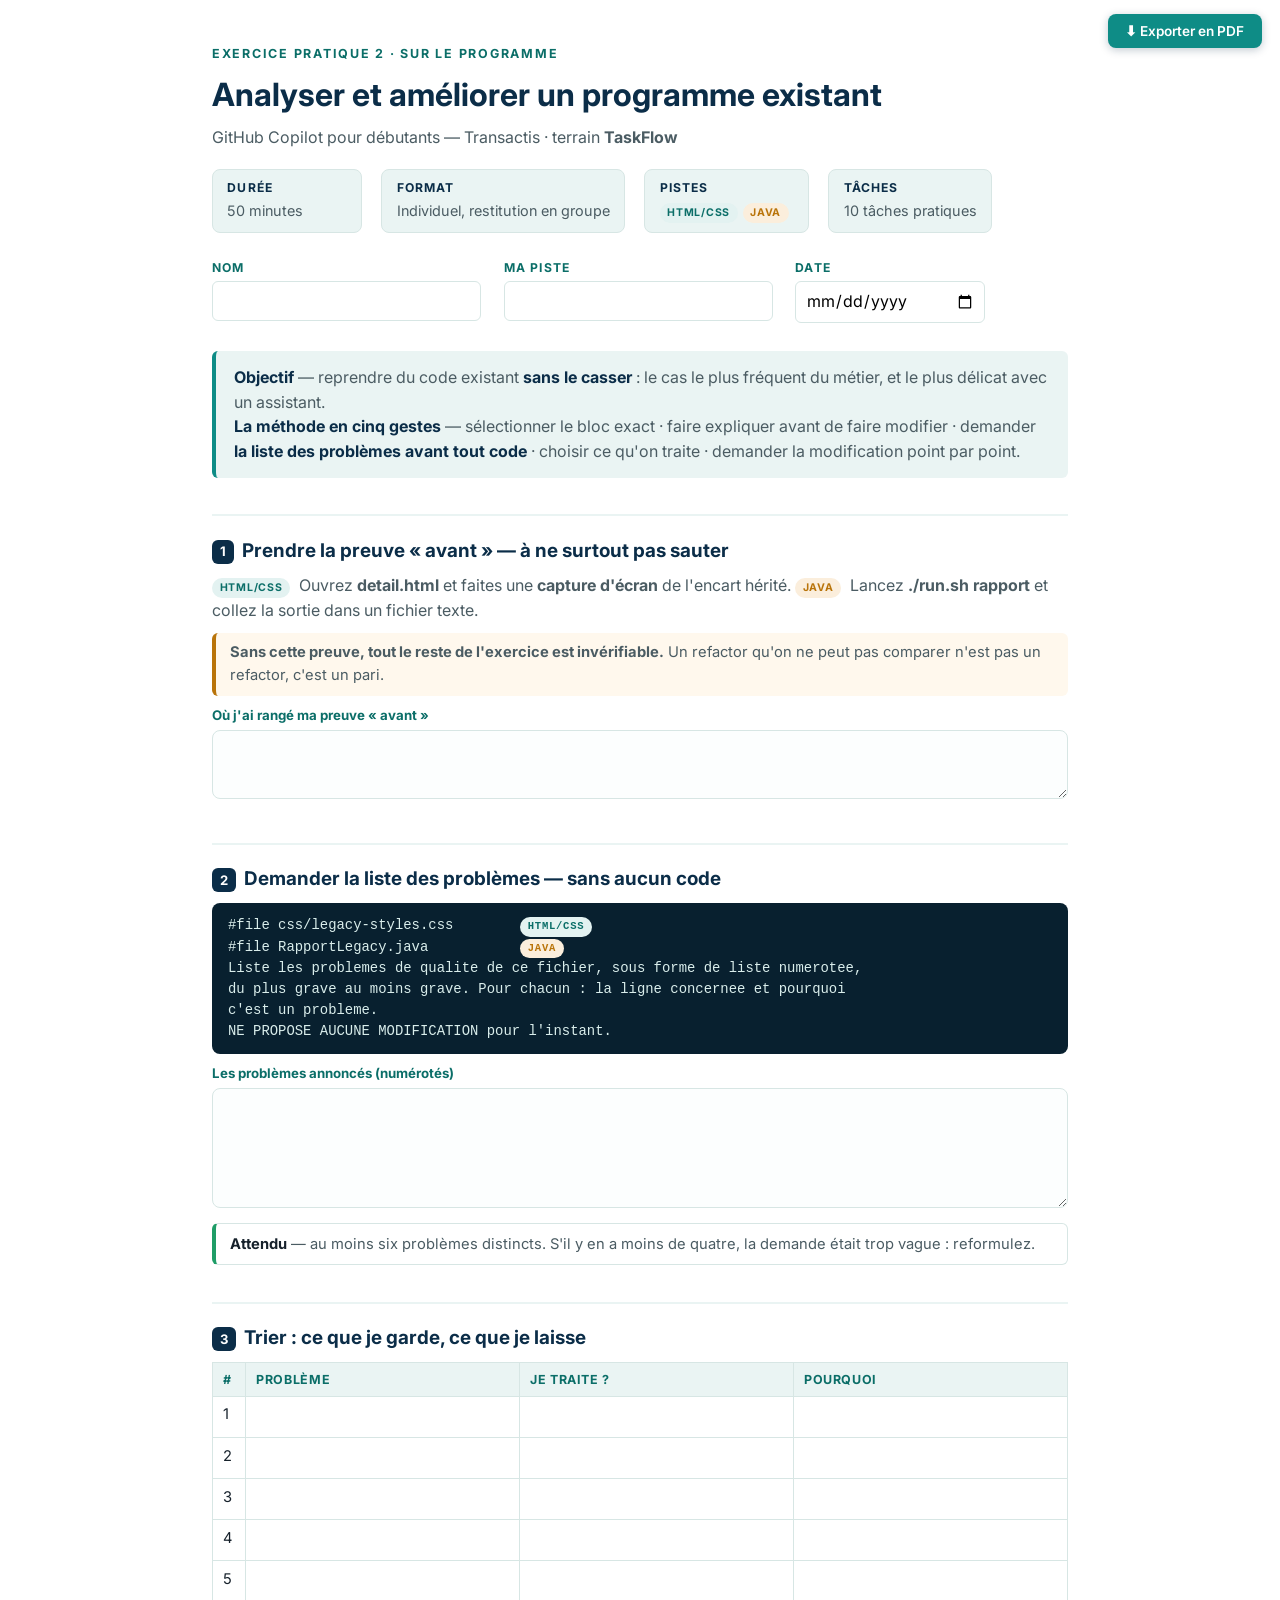
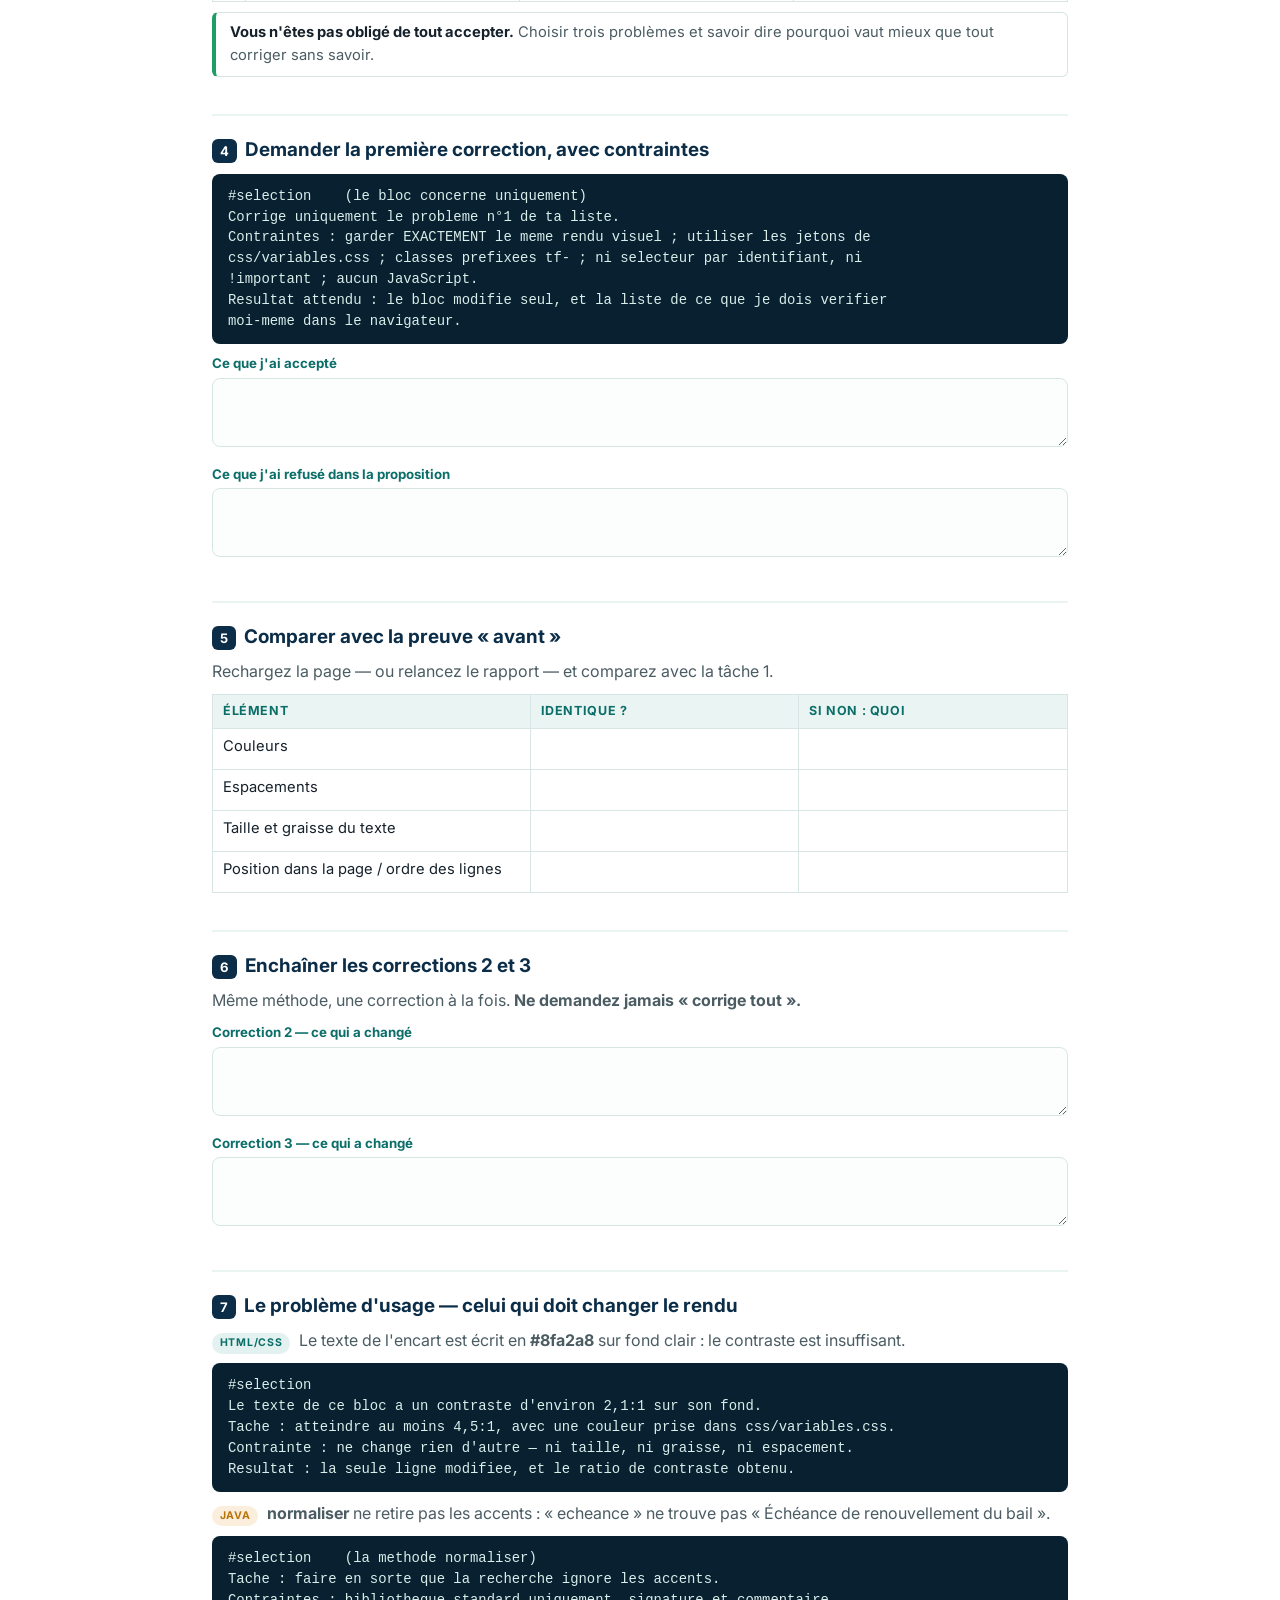
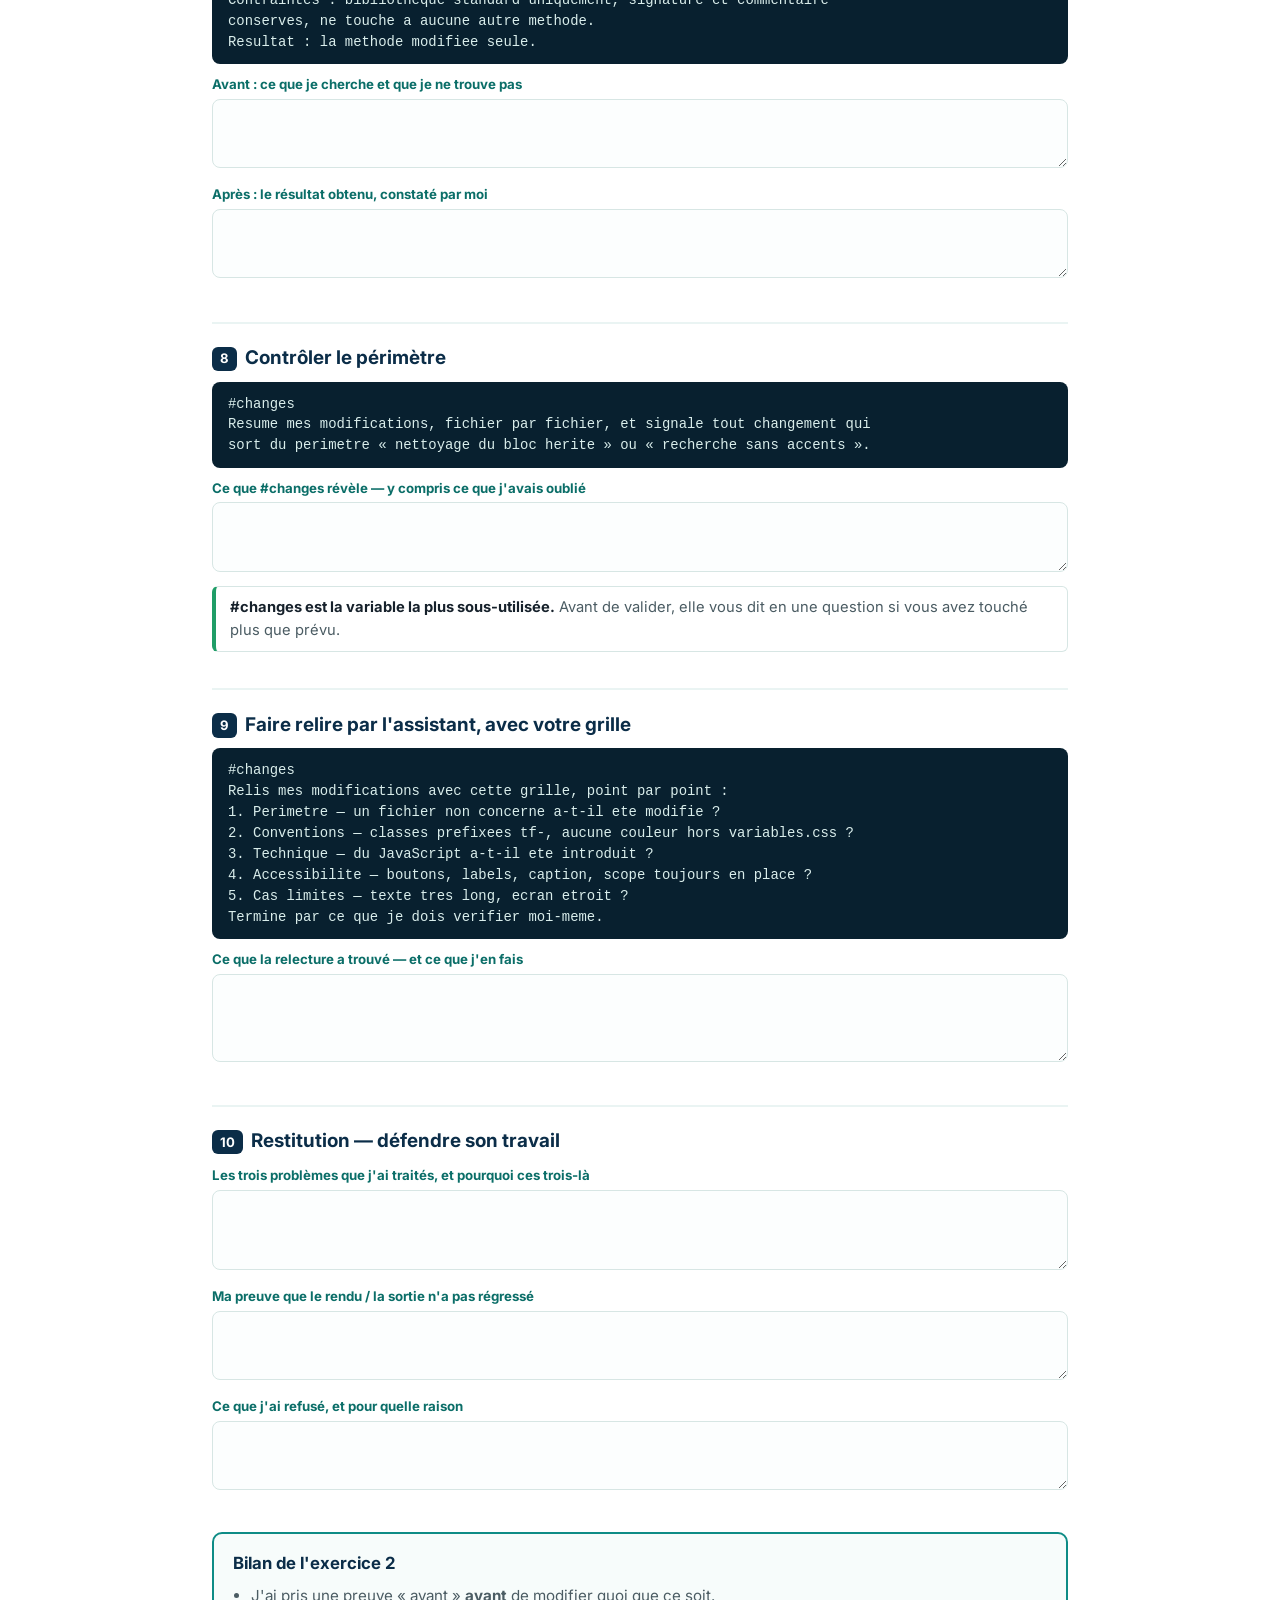
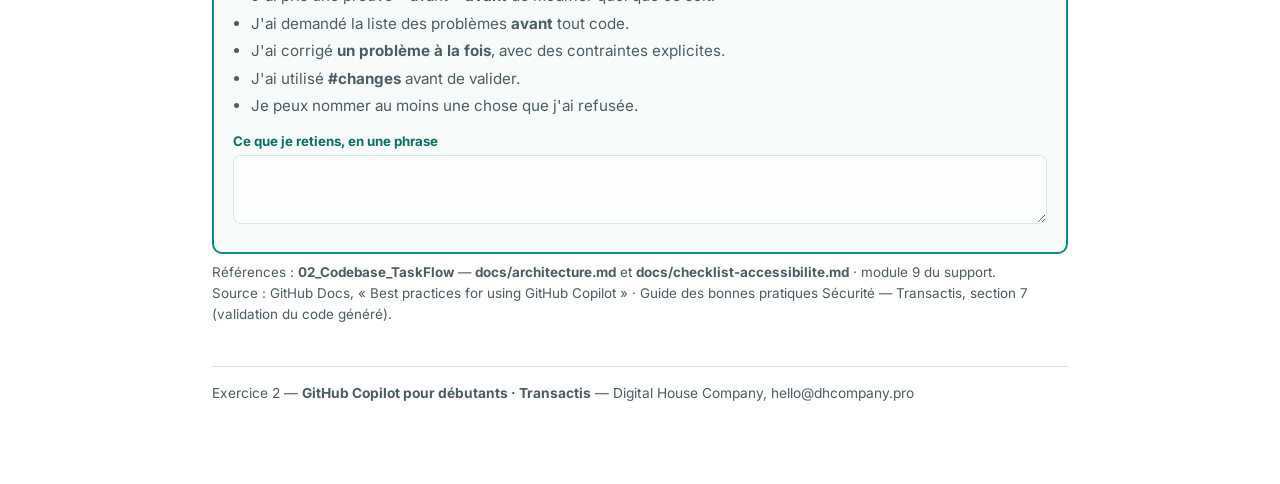
<file: 05_Exercices_2/Exercice_2_Analyser_et_ameliorer.html>
<!DOCTYPE html>
<html lang="fr">
<head>
<meta charset="UTF-8">
<meta name="viewport" content="width=device-width, initial-scale=1.0">
<title>Exercice 2 — Analyser et améliorer le programme</title>
<link rel="preconnect" href="https://fonts.googleapis.com">
<link href="https://fonts.googleapis.com/css2?family=Inter:wght@400;600;700;800&display=swap" rel="stylesheet">
<style>
:root{--accent:#0E8C86;--accent2:#0B6E68;--navy:#0B2D48;--text:#16212B;--text2:#4B5C63;--card:#EAF4F3;--border:#D7E6E4;--warn:#B9740A;--good:#1F9D67;--bad:#C1443B;}
*{box-sizing:border-box;margin:0;padding:0;}
body{font-family:'Inter',sans-serif;color:var(--text);background:#fff;line-height:1.55;}
.page{max-width:920px;margin:0 auto;padding:44px 32px 80px;}
.kicker{font-size:.78rem;letter-spacing:.14em;text-transform:uppercase;color:var(--accent2);font-weight:700;margin-bottom:.4rem;}
h1{font-size:2rem;color:var(--navy);margin-bottom:.35rem;}
.sous{color:var(--text2);margin-bottom:1rem;}
.bandeau{display:flex;gap:1.2rem;flex-wrap:wrap;margin:1.2rem 0 1.6rem;}
.bandeau div{border:1px solid var(--border);border-radius:8px;padding:.55rem .9rem;background:var(--card);font-size:.9rem;color:var(--text2);min-width:150px;}
.bandeau b{display:block;color:var(--navy);font-size:.76rem;letter-spacing:.09em;text-transform:uppercase;margin-bottom:.15rem;}
.meta{display:flex;gap:1.4rem;flex-wrap:wrap;margin:0 0 1.8rem;}
.meta label{font-size:.76rem;letter-spacing:.1em;text-transform:uppercase;color:var(--accent2);font-weight:700;display:block;margin-bottom:.22rem;}
input[type=text],input[type=date]{font:inherit;padding:.4rem .6rem;border:1px solid var(--border);border-radius:6px;min-width:190px;}
.objectif{background:var(--card);border-left:4px solid var(--accent);border-radius:6px;padding:.85rem 1.1rem;margin-bottom:1.6rem;color:var(--text2);}
.objectif b{color:var(--navy);}
h2{font-size:1.18rem;color:var(--navy);margin:2.3rem 0 .5rem;padding-top:1.2rem;border-top:2px solid var(--card);}
h2 .num{display:inline-block;background:var(--navy);color:#fff;border-radius:6px;font-size:.82rem;padding:.12rem .5rem;margin-right:.5rem;vertical-align:middle;}
.consigne{color:var(--text2);margin:.3rem 0 .6rem;}
pre{background:#08202F;color:#D9EDEB;padding:.75rem 1rem;border-radius:8px;font-size:.87rem;line-height:1.5;overflow-x:auto;margin:.6rem 0;font-family:ui-monospace,SFMono-Regular,Menlo,Consolas,monospace;white-space:pre-wrap;}
.attendu{border:1px solid var(--border);border-left:4px solid var(--good);border-radius:6px;padding:.55rem .85rem;font-size:.92rem;color:var(--text2);margin:.5rem 0;}
.attendu b{color:var(--text);}
.piege{background:#FFF8ED;border-left:4px solid var(--warn);border-radius:6px;padding:.55rem .85rem;font-size:.92rem;color:var(--text2);margin:.5rem 0;}
.rep{margin:.6rem 0 .3rem;}
.rep label{display:block;font-size:.83rem;font-weight:700;color:var(--accent2);margin-bottom:.25rem;}
textarea{width:100%;min-height:66px;font:inherit;padding:.55rem .7rem;border:1px solid var(--border);border-radius:8px;resize:vertical;background:#FCFEFE;}
.track{display:inline-block;font-size:.66rem;font-weight:700;letter-spacing:.07em;text-transform:uppercase;padding:.12rem .48rem;border-radius:999px;margin-right:.3rem;}
.tw{background:#E3F2F1;color:var(--accent2);} .tj{background:#FBEEDC;color:var(--warn);} .tt{background:#EAF0F6;color:var(--navy);}
table{border-collapse:collapse;width:100%;margin:.6rem 0;}
th,td{border:1px solid var(--border);padding:.42rem .62rem;text-align:left;font-size:.92rem;vertical-align:top;}
th{background:var(--card);color:var(--accent2);font-size:.78rem;text-transform:uppercase;letter-spacing:.05em;}
td input[type=text]{border:none;width:100%;min-width:0;padding:.12rem;}
.bilan{border:2px solid var(--accent);border-radius:10px;padding:1rem 1.2rem;margin-top:2.2rem;background:#F7FCFB;}
.bilan h3{color:var(--navy);font-size:1.05rem;margin-bottom:.5rem;}
.bilan li{color:var(--text2);margin-left:1.1rem;margin-bottom:.25rem;font-size:.95rem;}
.src{font-size:.84rem;color:var(--text2);margin-top:.5rem;}
.src a{color:var(--accent2);}
.pdf{position:fixed;top:14px;right:18px;background:var(--accent);color:#fff;border:none;border-radius:8px;padding:.55rem 1.1rem;font:600 .85rem 'Inter',sans-serif;cursor:pointer;box-shadow:0 2px 8px rgba(11,45,72,.25);}
footer{margin-top:2.6rem;padding-top:1rem;border-top:1px solid var(--border);color:var(--text2);font-size:.86rem;}
@media print{.pdf{display:none;}body{font-size:10pt;}.page{padding:0;}h2{page-break-after:avoid;}textarea{min-height:54px;}}
</style>
</head>
<body>
<button class="pdf" onclick="window.print()">&#11015; Exporter en PDF</button>
<div class="page">

<p class="kicker">Exercice pratique 2 · sur le programme</p>
<h1>Analyser et améliorer un programme existant</h1>
<p class="sous">GitHub Copilot pour débutants — Transactis · terrain <b>TaskFlow</b></p>

<div class="bandeau">
  <div><b>Durée</b>50 minutes</div>
  <div><b>Format</b>Individuel, restitution en groupe</div>
  <div><b>Pistes</b><span class="track tw">html/css</span><span class="track tj">java</span></div>
  <div><b>Tâches</b>10 tâches pratiques</div>
</div>

<div class="meta">
  <div><label for="nom">Nom</label><input type="text" id="nom"></div>
  <div><label for="piste">Ma piste</label><input type="text" id="piste"></div>
  <div><label for="date">Date</label><input type="date" id="date"></div>
</div>

<div class="objectif"><b>Objectif</b> — reprendre du code existant <b>sans le casser</b> : le cas le plus fréquent du métier, et le plus délicat avec un assistant.<br>
<b>La méthode en cinq gestes</b> — sélectionner le bloc exact · faire expliquer avant de faire modifier · demander <b>la liste des problèmes avant tout code</b> · choisir ce qu'on traite · demander la modification point par point.</div>

<h2><span class="num">1</span>Prendre la preuve « avant » — à ne surtout pas sauter</h2>
<p class="consigne"><span class="track tw">html/css</span> Ouvrez <b>detail.html</b> et faites une <b>capture d'écran</b> de l'encart hérité. <span class="track tj">java</span> Lancez <b>./run.sh rapport</b> et collez la sortie dans un fichier texte.</p>
<div class="piege"><b>Sans cette preuve, tout le reste de l'exercice est invérifiable.</b> Un refactor qu'on ne peut pas comparer n'est pas un refactor, c'est un pari.</div>
<div class="rep"><label>Où j'ai rangé ma preuve « avant »</label><textarea style="min-height:48px"></textarea></div>

<h2><span class="num">2</span>Demander la liste des problèmes — sans aucun code</h2>
<pre>#file css/legacy-styles.css        <span class="track tw">html/css</span>
#file RapportLegacy.java           <span class="track tj">java</span>
Liste les problemes de qualite de ce fichier, sous forme de liste numerotee,
du plus grave au moins grave. Pour chacun : la ligne concernee et pourquoi
c'est un probleme.
NE PROPOSE AUCUNE MODIFICATION pour l'instant.</pre>
<div class="rep"><label>Les problèmes annoncés (numérotés)</label><textarea style="min-height:120px"></textarea></div>
<div class="attendu"><b>Attendu</b> — au moins six problèmes distincts. S'il y en a moins de quatre, la demande était trop vague : reformulez.</div>

<h2><span class="num">3</span>Trier : ce que je garde, ce que je laisse</h2>
<table>
  <tr><th>#</th><th>Problème</th><th>Je traite ?</th><th>Pourquoi</th></tr>
  <tr><td>1</td><td><input type="text"></td><td><input type="text"></td><td><input type="text"></td></tr>
  <tr><td>2</td><td><input type="text"></td><td><input type="text"></td><td><input type="text"></td></tr>
  <tr><td>3</td><td><input type="text"></td><td><input type="text"></td><td><input type="text"></td></tr>
  <tr><td>4</td><td><input type="text"></td><td><input type="text"></td><td><input type="text"></td></tr>
  <tr><td>5</td><td><input type="text"></td><td><input type="text"></td><td><input type="text"></td></tr>
</table>
<div class="attendu"><b>Vous n'êtes pas obligé de tout accepter.</b> Choisir trois problèmes et savoir dire pourquoi vaut mieux que tout corriger sans savoir.</div>

<h2><span class="num">4</span>Demander la première correction, avec contraintes</h2>
<pre>#selection    (le bloc concerne uniquement)
Corrige uniquement le probleme n°1 de ta liste.
Contraintes : garder EXACTEMENT le meme rendu visuel ; utiliser les jetons de
css/variables.css ; classes prefixees tf- ; ni selecteur par identifiant, ni
!important ; aucun JavaScript.
Resultat attendu : le bloc modifie seul, et la liste de ce que je dois verifier
moi-meme dans le navigateur.</pre>
<div class="rep"><label>Ce que j'ai accepté</label><textarea></textarea></div>
<div class="rep"><label>Ce que j'ai <b>refusé</b> dans la proposition</label><textarea></textarea></div>

<h2><span class="num">5</span>Comparer avec la preuve « avant »</h2>
<p class="consigne">Rechargez la page — ou relancez le rapport — et comparez avec la tâche 1.</p>
<table>
  <tr><th>Élément</th><th>Identique ?</th><th>Si non : quoi</th></tr>
  <tr><td>Couleurs</td><td><input type="text"></td><td><input type="text"></td></tr>
  <tr><td>Espacements</td><td><input type="text"></td><td><input type="text"></td></tr>
  <tr><td>Taille et graisse du texte</td><td><input type="text"></td><td><input type="text"></td></tr>
  <tr><td>Position dans la page / ordre des lignes</td><td><input type="text"></td><td><input type="text"></td></tr>
</table>

<h2><span class="num">6</span>Enchaîner les corrections 2 et 3</h2>
<p class="consigne">Même méthode, une correction à la fois. <b>Ne demandez jamais « corrige tout ».</b></p>
<div class="rep"><label>Correction 2 — ce qui a changé</label><textarea></textarea></div>
<div class="rep"><label>Correction 3 — ce qui a changé</label><textarea></textarea></div>

<h2><span class="num">7</span>Le problème d'usage — celui qui doit changer le rendu</h2>
<p class="consigne"><span class="track tw">html/css</span> Le texte de l'encart est écrit en <b>#8fa2a8</b> sur fond clair : le contraste est insuffisant.</p>
<pre>#selection
Le texte de ce bloc a un contraste d'environ 2,1:1 sur son fond.
Tache : atteindre au moins 4,5:1, avec une couleur prise dans css/variables.css.
Contrainte : ne change rien d'autre — ni taille, ni graisse, ni espacement.
Resultat : la seule ligne modifiee, et le ratio de contraste obtenu.</pre>
<p class="consigne"><span class="track tj">java</span> <b>normaliser</b> ne retire pas les accents : « echeance » ne trouve pas « Échéance de renouvellement du bail ».</p>
<pre>#selection    (la methode normaliser)
Tache : faire en sorte que la recherche ignore les accents.
Contraintes : bibliotheque standard uniquement, signature et commentaire
conserves, ne touche a aucune autre methode.
Resultat : la methode modifiee seule.</pre>
<div class="rep"><label>Avant : ce que je cherche et que je ne trouve pas</label><textarea style="min-height:52px"></textarea></div>
<div class="rep"><label>Après : le résultat obtenu, constaté par moi</label><textarea style="min-height:52px"></textarea></div>

<h2><span class="num">8</span>Contrôler le périmètre</h2>
<pre>#changes
Resume mes modifications, fichier par fichier, et signale tout changement qui
sort du perimetre « nettoyage du bloc herite » ou « recherche sans accents ».</pre>
<div class="rep"><label>Ce que #changes révèle — y compris ce que j'avais oublié</label><textarea></textarea></div>
<div class="attendu"><b>#changes est la variable la plus sous-utilisée.</b> Avant de valider, elle vous dit en une question si vous avez touché plus que prévu.</div>

<h2><span class="num">9</span>Faire relire par l'assistant, avec votre grille</h2>
<pre>#changes
Relis mes modifications avec cette grille, point par point :
1. Perimetre — un fichier non concerne a-t-il ete modifie ?
2. Conventions — classes prefixees tf-, aucune couleur hors variables.css ?
3. Technique — du JavaScript a-t-il ete introduit ?
4. Accessibilite — boutons, labels, caption, scope toujours en place ?
5. Cas limites — texte tres long, ecran etroit ?
Termine par ce que je dois verifier moi-meme.</pre>
<div class="rep"><label>Ce que la relecture a trouvé — et ce que j'en fais</label><textarea style="min-height:88px"></textarea></div>

<h2><span class="num">10</span>Restitution — défendre son travail</h2>
<div class="rep"><label>Les trois problèmes que j'ai traités, et pourquoi ces trois-là</label><textarea style="min-height:80px"></textarea></div>
<div class="rep"><label>Ma preuve que le rendu / la sortie n'a pas régressé</label><textarea></textarea></div>
<div class="rep"><label>Ce que j'ai refusé, et pour quelle raison</label><textarea></textarea></div>

<div class="bilan">
  <h3>Bilan de l'exercice 2</h3>
  <ul>
    <li>J'ai pris une preuve « avant » <b>avant</b> de modifier quoi que ce soit.</li>
    <li>J'ai demandé la liste des problèmes <b>avant</b> tout code.</li>
    <li>J'ai corrigé <b>un problème à la fois</b>, avec des contraintes explicites.</li>
    <li>J'ai utilisé <b>#changes</b> avant de valider.</li>
    <li>Je peux nommer au moins une chose que j'ai refusée.</li>
  </ul>
  <div class="rep" style="margin-top:.8rem;"><label>Ce que je retiens, en une phrase</label><textarea></textarea></div>
</div>

<div class="src">Références : <b>02_Codebase_TaskFlow</b> — <b>docs/architecture.md</b> et <b>docs/checklist-accessibilite.md</b> · module 9 du support.<br>
Source : GitHub Docs, « Best practices for using GitHub Copilot » · Guide des bonnes pratiques Sécurité — Transactis, section 7 (validation du code généré).</div>

<footer>Exercice 2 — <b>GitHub Copilot pour débutants · Transactis</b> — Digital House Company, hello@dhcompany.pro</footer>
</div>
</body>
</html>
</file>
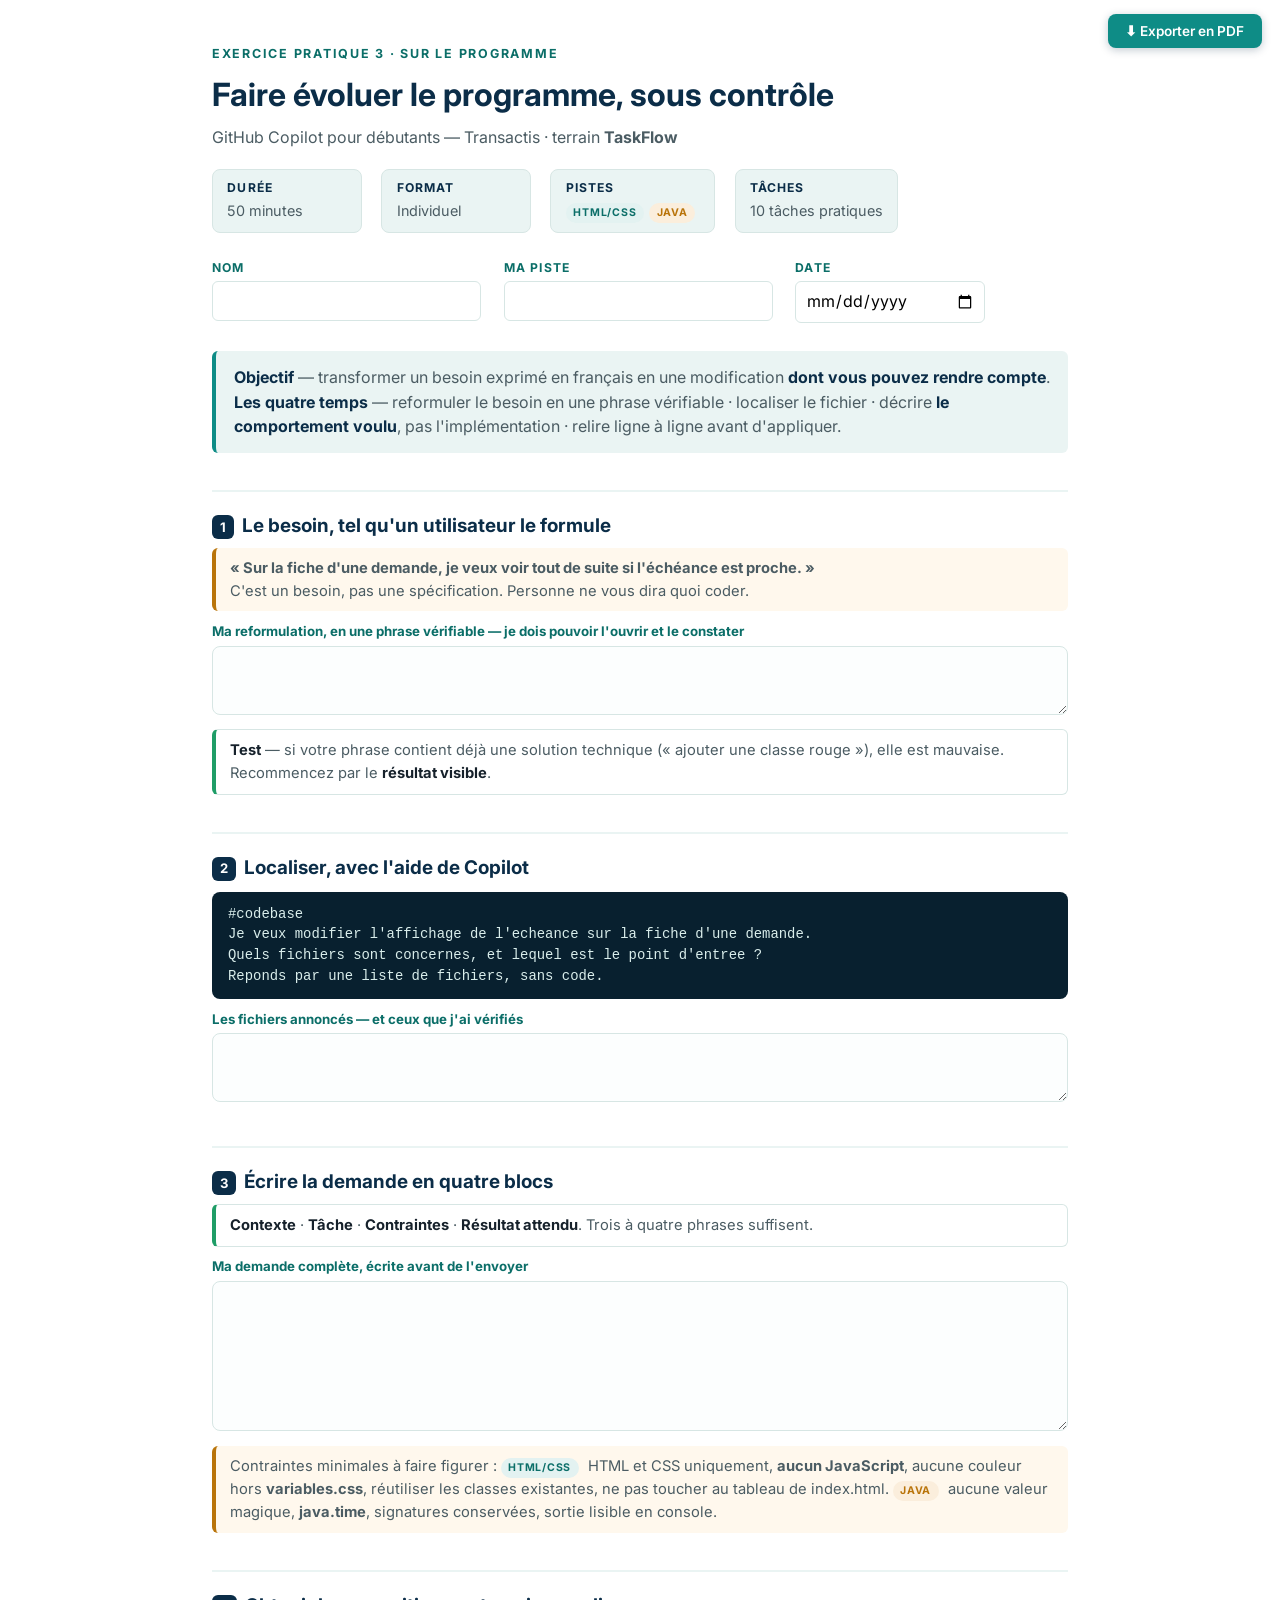
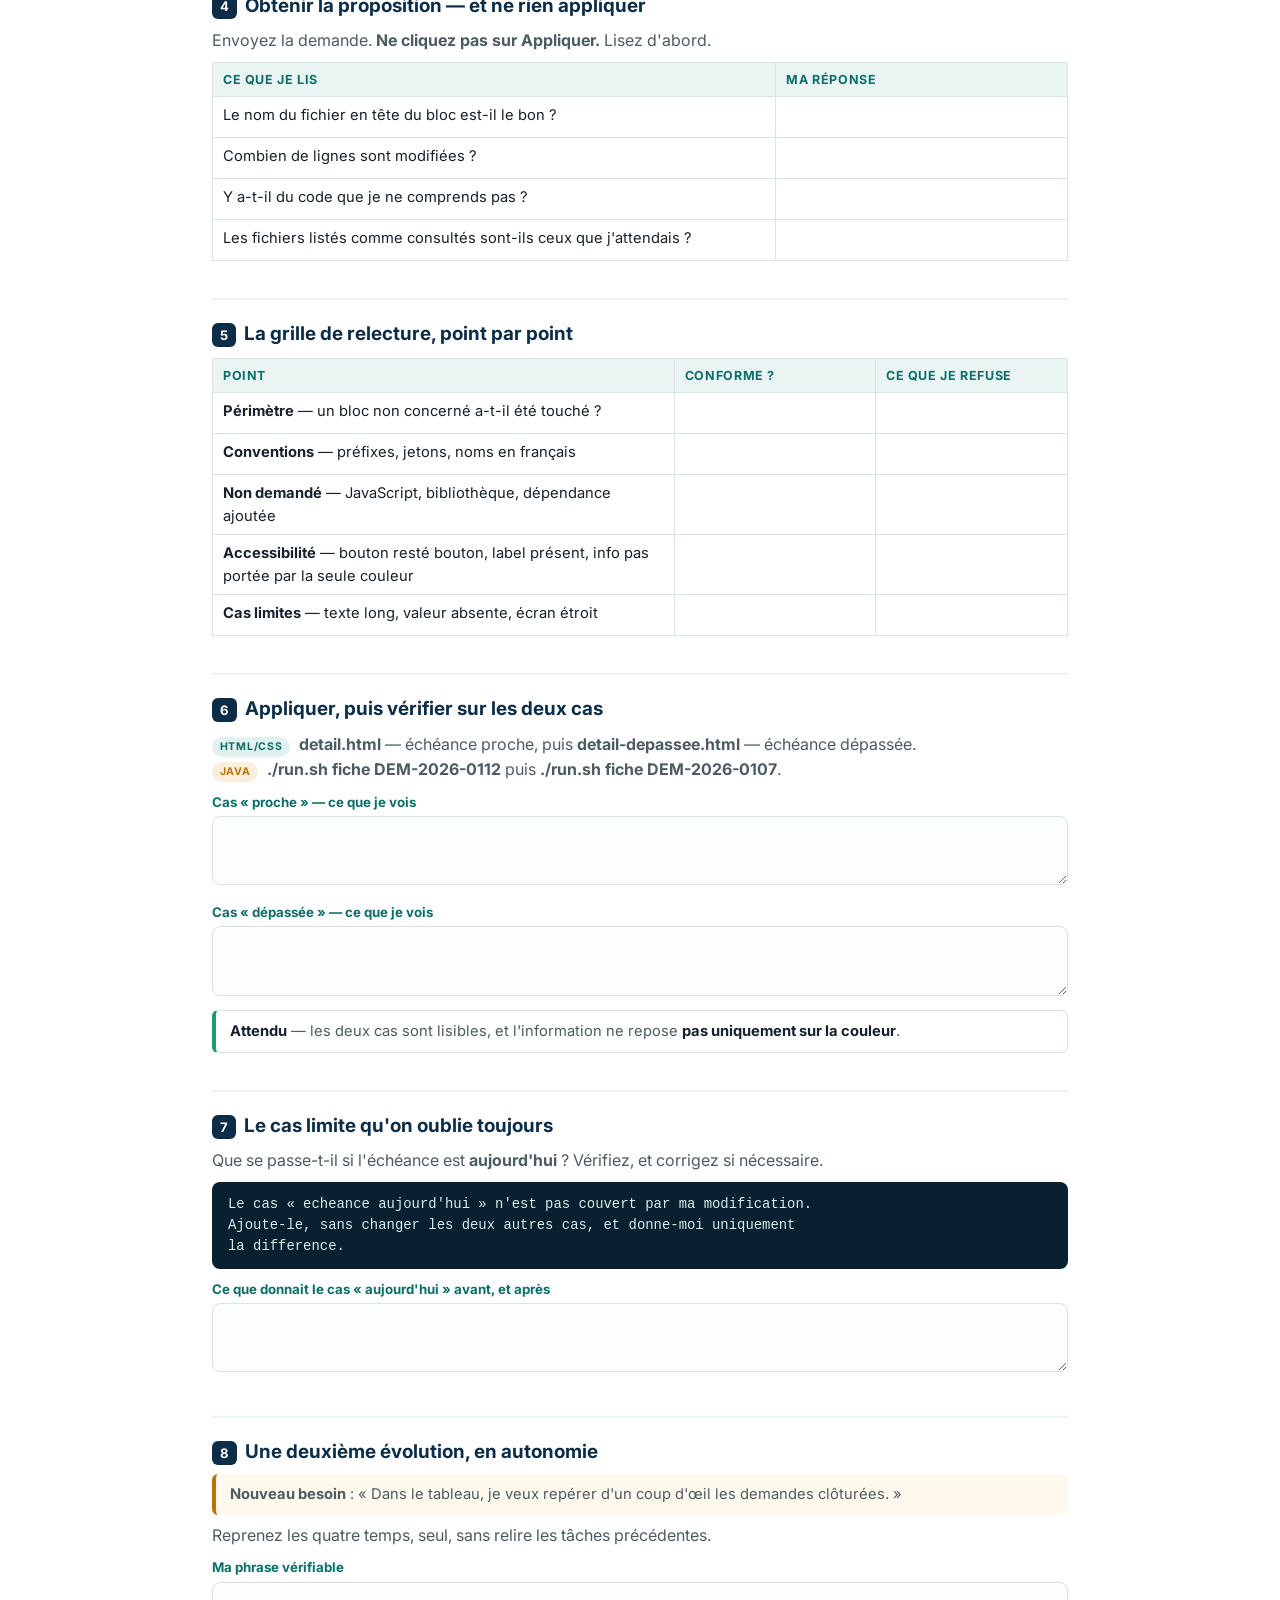
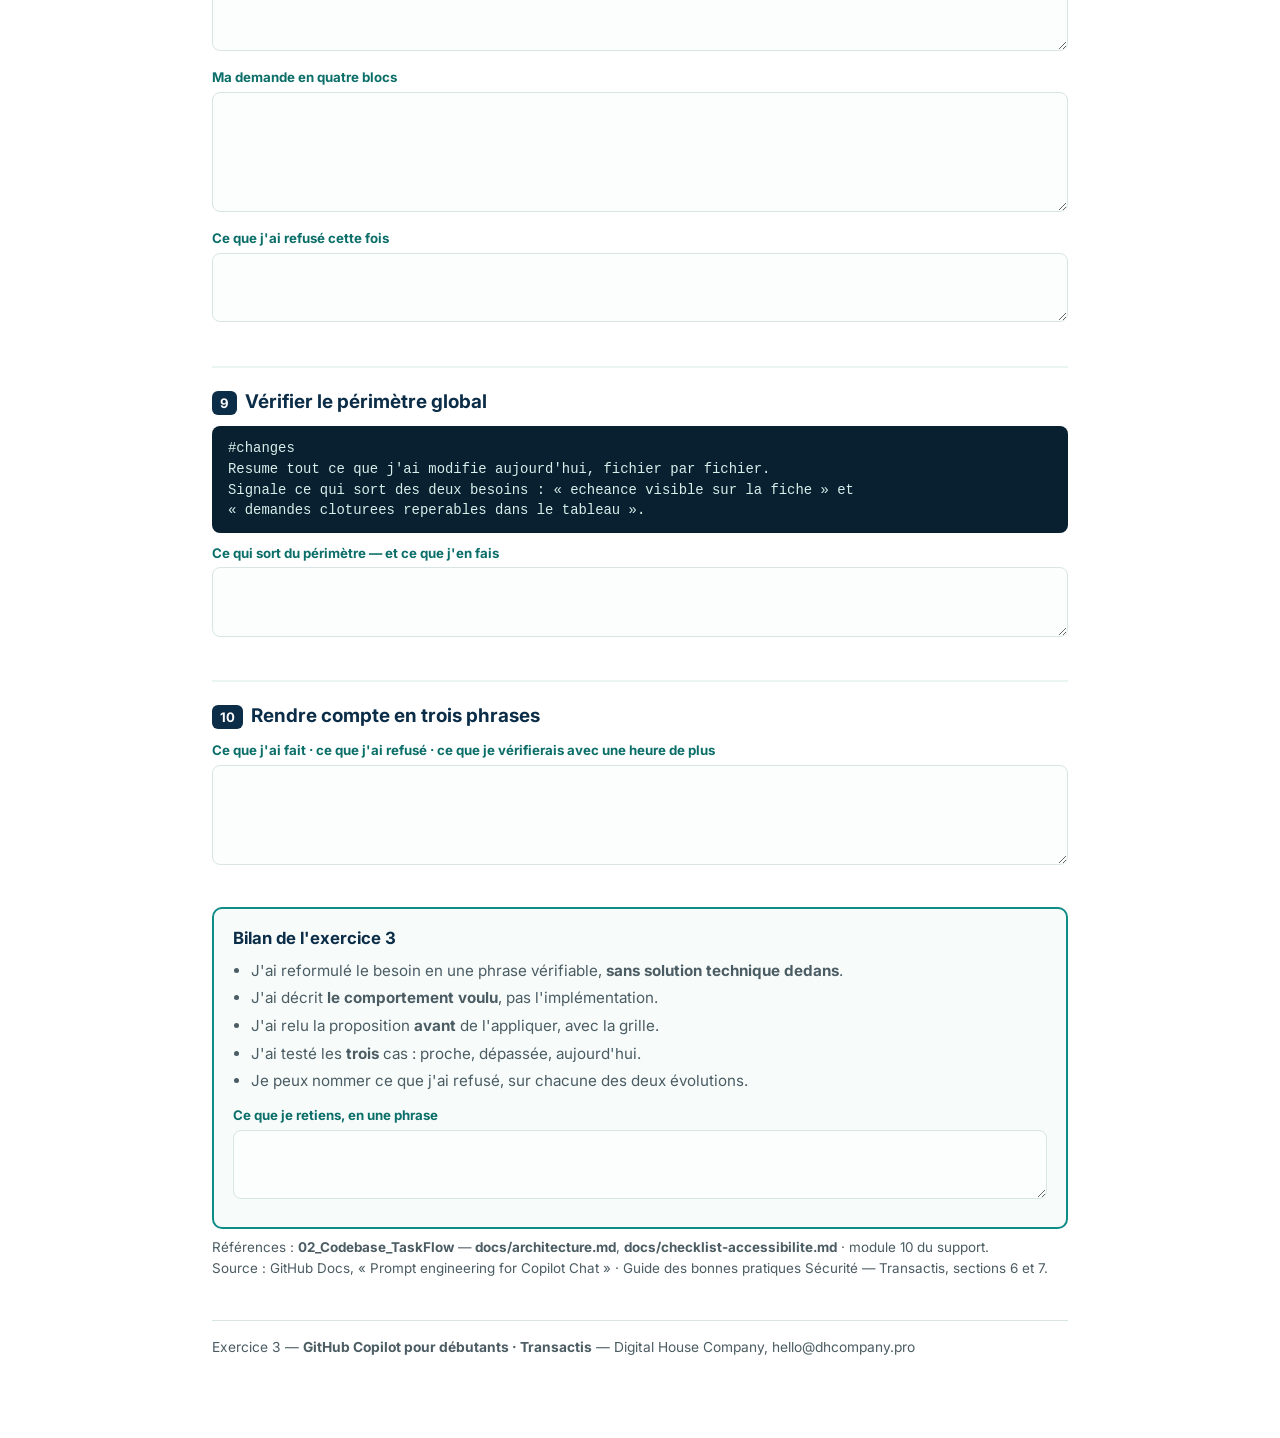
<file: 05_Exercices_2/Exercice_3_Faire_evoluer_le_programme.html>
<!DOCTYPE html>
<html lang="fr">
<head>
<meta charset="UTF-8">
<meta name="viewport" content="width=device-width, initial-scale=1.0">
<title>Exercice 3 — Faire évoluer le programme</title>
<link rel="preconnect" href="https://fonts.googleapis.com">
<link href="https://fonts.googleapis.com/css2?family=Inter:wght@400;600;700;800&display=swap" rel="stylesheet">
<style>
:root{--accent:#0E8C86;--accent2:#0B6E68;--navy:#0B2D48;--text:#16212B;--text2:#4B5C63;--card:#EAF4F3;--border:#D7E6E4;--warn:#B9740A;--good:#1F9D67;--bad:#C1443B;}
*{box-sizing:border-box;margin:0;padding:0;}
body{font-family:'Inter',sans-serif;color:var(--text);background:#fff;line-height:1.55;}
.page{max-width:920px;margin:0 auto;padding:44px 32px 80px;}
.kicker{font-size:.78rem;letter-spacing:.14em;text-transform:uppercase;color:var(--accent2);font-weight:700;margin-bottom:.4rem;}
h1{font-size:2rem;color:var(--navy);margin-bottom:.35rem;}
.sous{color:var(--text2);margin-bottom:1rem;}
.bandeau{display:flex;gap:1.2rem;flex-wrap:wrap;margin:1.2rem 0 1.6rem;}
.bandeau div{border:1px solid var(--border);border-radius:8px;padding:.55rem .9rem;background:var(--card);font-size:.9rem;color:var(--text2);min-width:150px;}
.bandeau b{display:block;color:var(--navy);font-size:.76rem;letter-spacing:.09em;text-transform:uppercase;margin-bottom:.15rem;}
.meta{display:flex;gap:1.4rem;flex-wrap:wrap;margin:0 0 1.8rem;}
.meta label{font-size:.76rem;letter-spacing:.1em;text-transform:uppercase;color:var(--accent2);font-weight:700;display:block;margin-bottom:.22rem;}
input[type=text],input[type=date]{font:inherit;padding:.4rem .6rem;border:1px solid var(--border);border-radius:6px;min-width:190px;}
.objectif{background:var(--card);border-left:4px solid var(--accent);border-radius:6px;padding:.85rem 1.1rem;margin-bottom:1.6rem;color:var(--text2);}
.objectif b{color:var(--navy);}
h2{font-size:1.18rem;color:var(--navy);margin:2.3rem 0 .5rem;padding-top:1.2rem;border-top:2px solid var(--card);}
h2 .num{display:inline-block;background:var(--navy);color:#fff;border-radius:6px;font-size:.82rem;padding:.12rem .5rem;margin-right:.5rem;vertical-align:middle;}
.consigne{color:var(--text2);margin:.3rem 0 .6rem;}
pre{background:#08202F;color:#D9EDEB;padding:.75rem 1rem;border-radius:8px;font-size:.87rem;line-height:1.5;overflow-x:auto;margin:.6rem 0;font-family:ui-monospace,SFMono-Regular,Menlo,Consolas,monospace;white-space:pre-wrap;}
.attendu{border:1px solid var(--border);border-left:4px solid var(--good);border-radius:6px;padding:.55rem .85rem;font-size:.92rem;color:var(--text2);margin:.5rem 0;}
.attendu b{color:var(--text);}
.piege{background:#FFF8ED;border-left:4px solid var(--warn);border-radius:6px;padding:.55rem .85rem;font-size:.92rem;color:var(--text2);margin:.5rem 0;}
.rep{margin:.6rem 0 .3rem;}
.rep label{display:block;font-size:.83rem;font-weight:700;color:var(--accent2);margin-bottom:.25rem;}
textarea{width:100%;min-height:66px;font:inherit;padding:.55rem .7rem;border:1px solid var(--border);border-radius:8px;resize:vertical;background:#FCFEFE;}
.track{display:inline-block;font-size:.66rem;font-weight:700;letter-spacing:.07em;text-transform:uppercase;padding:.12rem .48rem;border-radius:999px;margin-right:.3rem;}
.tw{background:#E3F2F1;color:var(--accent2);} .tj{background:#FBEEDC;color:var(--warn);} .tt{background:#EAF0F6;color:var(--navy);}
table{border-collapse:collapse;width:100%;margin:.6rem 0;}
th,td{border:1px solid var(--border);padding:.42rem .62rem;text-align:left;font-size:.92rem;vertical-align:top;}
th{background:var(--card);color:var(--accent2);font-size:.78rem;text-transform:uppercase;letter-spacing:.05em;}
td input[type=text]{border:none;width:100%;min-width:0;padding:.12rem;}
.bilan{border:2px solid var(--accent);border-radius:10px;padding:1rem 1.2rem;margin-top:2.2rem;background:#F7FCFB;}
.bilan h3{color:var(--navy);font-size:1.05rem;margin-bottom:.5rem;}
.bilan li{color:var(--text2);margin-left:1.1rem;margin-bottom:.25rem;font-size:.95rem;}
.src{font-size:.84rem;color:var(--text2);margin-top:.5rem;}
.src a{color:var(--accent2);}
.pdf{position:fixed;top:14px;right:18px;background:var(--accent);color:#fff;border:none;border-radius:8px;padding:.55rem 1.1rem;font:600 .85rem 'Inter',sans-serif;cursor:pointer;box-shadow:0 2px 8px rgba(11,45,72,.25);}
footer{margin-top:2.6rem;padding-top:1rem;border-top:1px solid var(--border);color:var(--text2);font-size:.86rem;}
@media print{.pdf{display:none;}body{font-size:10pt;}.page{padding:0;}h2{page-break-after:avoid;}textarea{min-height:54px;}}
</style>
</head>
<body>
<button class="pdf" onclick="window.print()">&#11015; Exporter en PDF</button>
<div class="page">

<p class="kicker">Exercice pratique 3 · sur le programme</p>
<h1>Faire évoluer le programme, sous contrôle</h1>
<p class="sous">GitHub Copilot pour débutants — Transactis · terrain <b>TaskFlow</b></p>

<div class="bandeau">
  <div><b>Durée</b>50 minutes</div>
  <div><b>Format</b>Individuel</div>
  <div><b>Pistes</b><span class="track tw">html/css</span><span class="track tj">java</span></div>
  <div><b>Tâches</b>10 tâches pratiques</div>
</div>

<div class="meta">
  <div><label for="nom">Nom</label><input type="text" id="nom"></div>
  <div><label for="piste">Ma piste</label><input type="text" id="piste"></div>
  <div><label for="date">Date</label><input type="date" id="date"></div>
</div>

<div class="objectif"><b>Objectif</b> — transformer un besoin exprimé en français en une modification <b>dont vous pouvez rendre compte</b>.<br>
<b>Les quatre temps</b> — reformuler le besoin en une phrase vérifiable · localiser le fichier · décrire <b>le comportement voulu</b>, pas l'implémentation · relire ligne à ligne avant d'appliquer.</div>

<h2><span class="num">1</span>Le besoin, tel qu'un utilisateur le formule</h2>
<div class="piege"><b>« Sur la fiche d'une demande, je veux voir tout de suite si l'échéance est proche. »</b><br>C'est un besoin, pas une spécification. Personne ne vous dira quoi coder.</div>
<div class="rep"><label>Ma reformulation, en une phrase <b>vérifiable</b> — je dois pouvoir l'ouvrir et le constater</label><textarea style="min-height:52px"></textarea></div>
<div class="attendu"><b>Test</b> — si votre phrase contient déjà une solution technique (« ajouter une classe rouge »), elle est mauvaise. Recommencez par le <b>résultat visible</b>.</div>

<h2><span class="num">2</span>Localiser, avec l'aide de Copilot</h2>
<pre>#codebase
Je veux modifier l'affichage de l'echeance sur la fiche d'une demande.
Quels fichiers sont concernes, et lequel est le point d'entree ?
Reponds par une liste de fichiers, sans code.</pre>
<div class="rep"><label>Les fichiers annoncés — et ceux que j'ai vérifiés</label><textarea></textarea></div>

<h2><span class="num">3</span>Écrire la demande en quatre blocs</h2>
<div class="attendu"><b>Contexte</b> · <b>Tâche</b> · <b>Contraintes</b> · <b>Résultat attendu</b>. Trois à quatre phrases suffisent.</div>
<div class="rep"><label>Ma demande complète, écrite avant de l'envoyer</label><textarea style="min-height:150px"></textarea></div>
<div class="piege">Contraintes minimales à faire figurer : <span class="track tw">html/css</span> HTML et CSS uniquement, <b>aucun JavaScript</b>, aucune couleur hors <b>variables.css</b>, réutiliser les classes existantes, ne pas toucher au tableau de index.html. <span class="track tj">java</span> aucune valeur magique, <b>java.time</b>, signatures conservées, sortie lisible en console.</div>

<h2><span class="num">4</span>Obtenir la proposition — et ne rien appliquer</h2>
<p class="consigne">Envoyez la demande. <b>Ne cliquez pas sur Appliquer.</b> Lisez d'abord.</p>
<table>
  <tr><th>Ce que je lis</th><th>Ma réponse</th></tr>
  <tr><td>Le nom du fichier en tête du bloc est-il le bon ?</td><td><input type="text"></td></tr>
  <tr><td>Combien de lignes sont modifiées ?</td><td><input type="text"></td></tr>
  <tr><td>Y a-t-il du code que je ne comprends pas ?</td><td><input type="text"></td></tr>
  <tr><td>Les fichiers listés comme consultés sont-ils ceux que j'attendais ?</td><td><input type="text"></td></tr>
</table>

<h2><span class="num">5</span>La grille de relecture, point par point</h2>
<table>
  <tr><th>Point</th><th>Conforme ?</th><th>Ce que je refuse</th></tr>
  <tr><td><b>Périmètre</b> — un bloc non concerné a-t-il été touché ?</td><td><input type="text"></td><td><input type="text"></td></tr>
  <tr><td><b>Conventions</b> — préfixes, jetons, noms en français</td><td><input type="text"></td><td><input type="text"></td></tr>
  <tr><td><b>Non demandé</b> — JavaScript, bibliothèque, dépendance ajoutée</td><td><input type="text"></td><td><input type="text"></td></tr>
  <tr><td><b>Accessibilité</b> — bouton resté bouton, label présent, info pas portée par la seule couleur</td><td><input type="text"></td><td><input type="text"></td></tr>
  <tr><td><b>Cas limites</b> — texte long, valeur absente, écran étroit</td><td><input type="text"></td><td><input type="text"></td></tr>
</table>

<h2><span class="num">6</span>Appliquer, puis vérifier sur les deux cas</h2>
<p class="consigne"><span class="track tw">html/css</span> <b>detail.html</b> — échéance proche, puis <b>detail-depassee.html</b> — échéance dépassée.<br>
<span class="track tj">java</span> <b>./run.sh fiche DEM-2026-0112</b> puis <b>./run.sh fiche DEM-2026-0107</b>.</p>
<div class="rep"><label>Cas « proche » — ce que je vois</label><textarea style="min-height:48px"></textarea></div>
<div class="rep"><label>Cas « dépassée » — ce que je vois</label><textarea style="min-height:48px"></textarea></div>
<div class="attendu"><b>Attendu</b> — les deux cas sont lisibles, et l'information ne repose <b>pas uniquement sur la couleur</b>.</div>

<h2><span class="num">7</span>Le cas limite qu'on oublie toujours</h2>
<p class="consigne">Que se passe-t-il si l'échéance est <b>aujourd'hui</b> ? Vérifiez, et corrigez si nécessaire.</p>
<pre>Le cas « echeance aujourd'hui » n'est pas couvert par ma modification.
Ajoute-le, sans changer les deux autres cas, et donne-moi uniquement
la difference.</pre>
<div class="rep"><label>Ce que donnait le cas « aujourd'hui » avant, et après</label><textarea></textarea></div>

<h2><span class="num">8</span>Une deuxième évolution, en autonomie</h2>
<div class="piege"><b>Nouveau besoin</b> : « Dans le tableau, je veux repérer d'un coup d'œil les demandes clôturées. »</div>
<p class="consigne">Reprenez les quatre temps, seul, sans relire les tâches précédentes.</p>
<div class="rep"><label>Ma phrase vérifiable</label><textarea style="min-height:48px"></textarea></div>
<div class="rep"><label>Ma demande en quatre blocs</label><textarea style="min-height:120px"></textarea></div>
<div class="rep"><label>Ce que j'ai refusé cette fois</label><textarea></textarea></div>

<h2><span class="num">9</span>Vérifier le périmètre global</h2>
<pre>#changes
Resume tout ce que j'ai modifie aujourd'hui, fichier par fichier.
Signale ce qui sort des deux besoins : « echeance visible sur la fiche » et
« demandes cloturees reperables dans le tableau ».</pre>
<div class="rep"><label>Ce qui sort du périmètre — et ce que j'en fais</label><textarea></textarea></div>

<h2><span class="num">10</span>Rendre compte en trois phrases</h2>
<div class="rep"><label>Ce que j'ai fait · ce que j'ai refusé · ce que je vérifierais avec une heure de plus</label><textarea style="min-height:100px"></textarea></div>

<div class="bilan">
  <h3>Bilan de l'exercice 3</h3>
  <ul>
    <li>J'ai reformulé le besoin en une phrase vérifiable, <b>sans solution technique dedans</b>.</li>
    <li>J'ai décrit <b>le comportement voulu</b>, pas l'implémentation.</li>
    <li>J'ai relu la proposition <b>avant</b> de l'appliquer, avec la grille.</li>
    <li>J'ai testé les <b>trois</b> cas : proche, dépassée, aujourd'hui.</li>
    <li>Je peux nommer ce que j'ai refusé, sur chacune des deux évolutions.</li>
  </ul>
  <div class="rep" style="margin-top:.8rem;"><label>Ce que je retiens, en une phrase</label><textarea></textarea></div>
</div>

<div class="src">Références : <b>02_Codebase_TaskFlow</b> — <b>docs/architecture.md</b>, <b>docs/checklist-accessibilite.md</b> · module 10 du support.<br>
Source : GitHub Docs, « Prompt engineering for Copilot Chat » · Guide des bonnes pratiques Sécurité — Transactis, sections 6 et 7.</div>

<footer>Exercice 3 — <b>GitHub Copilot pour débutants · Transactis</b> — Digital House Company, hello@dhcompany.pro</footer>
</div>
</body>
</html>
</file>
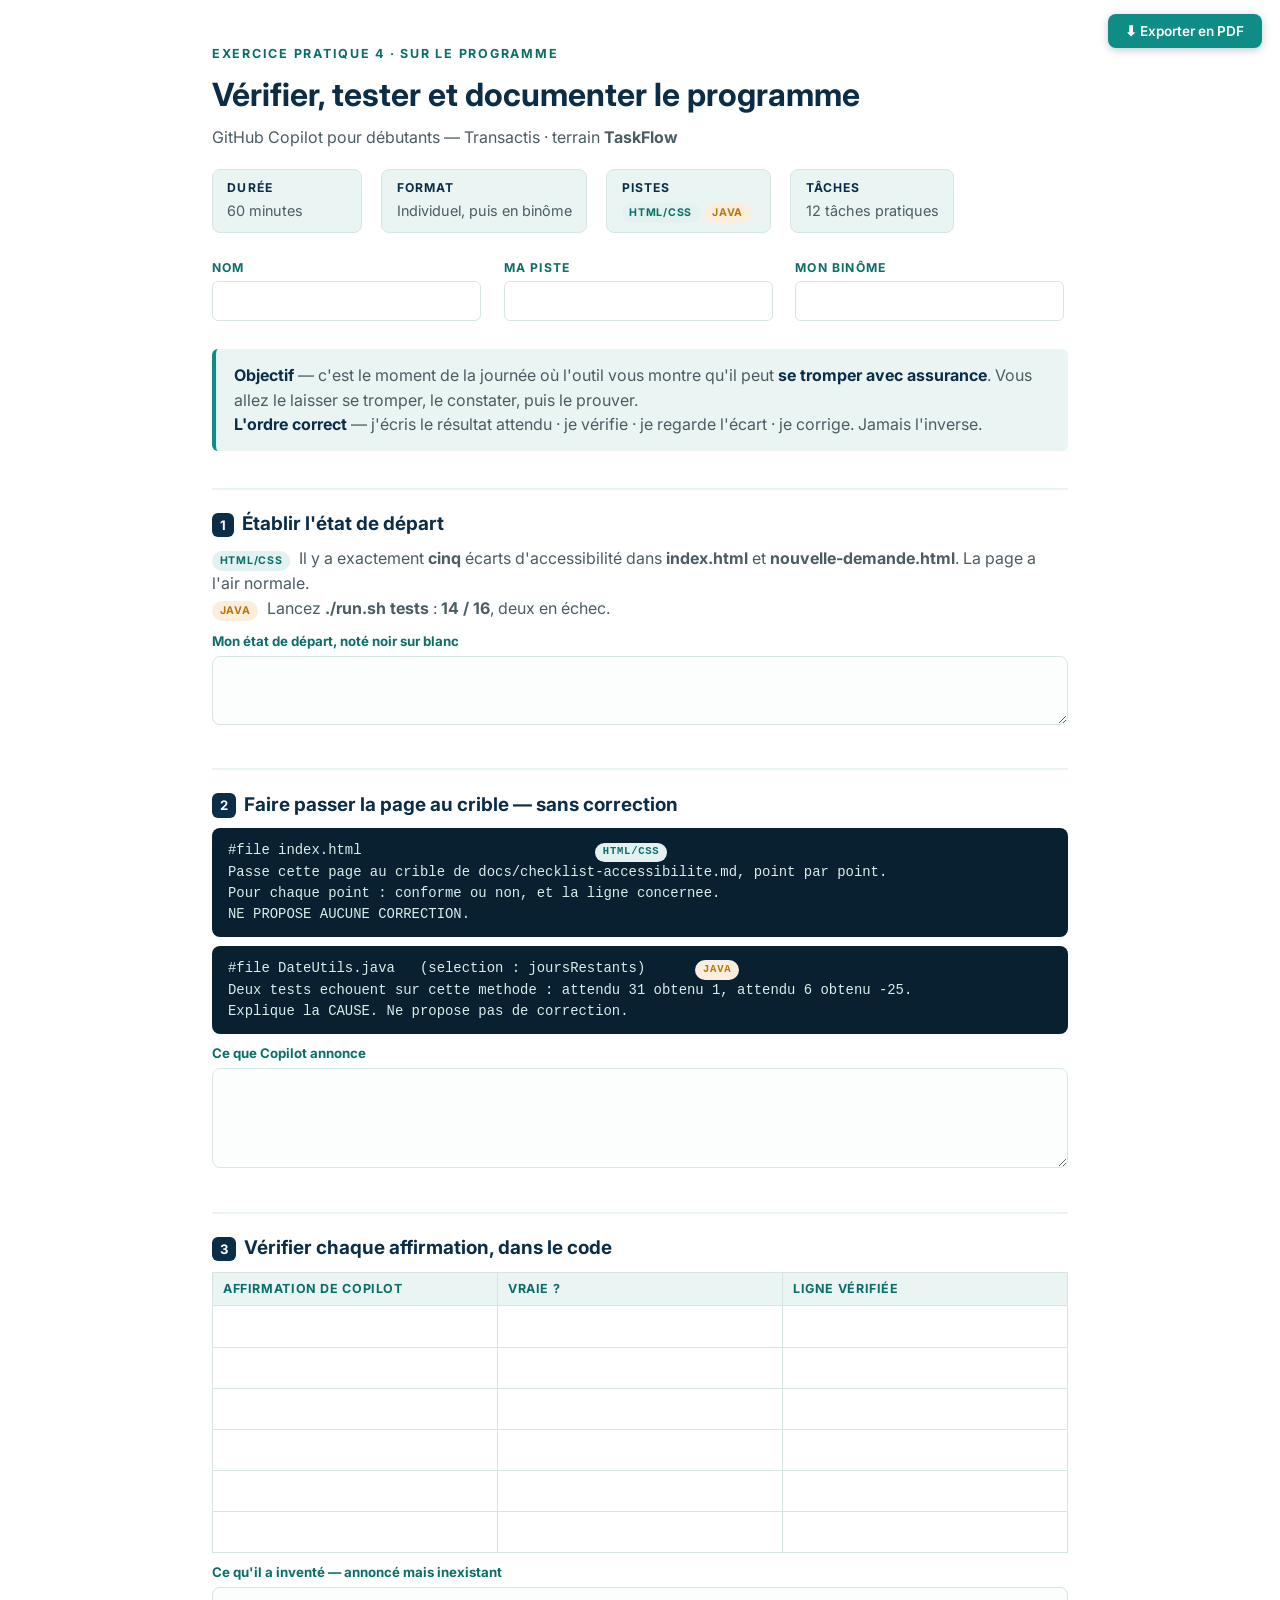
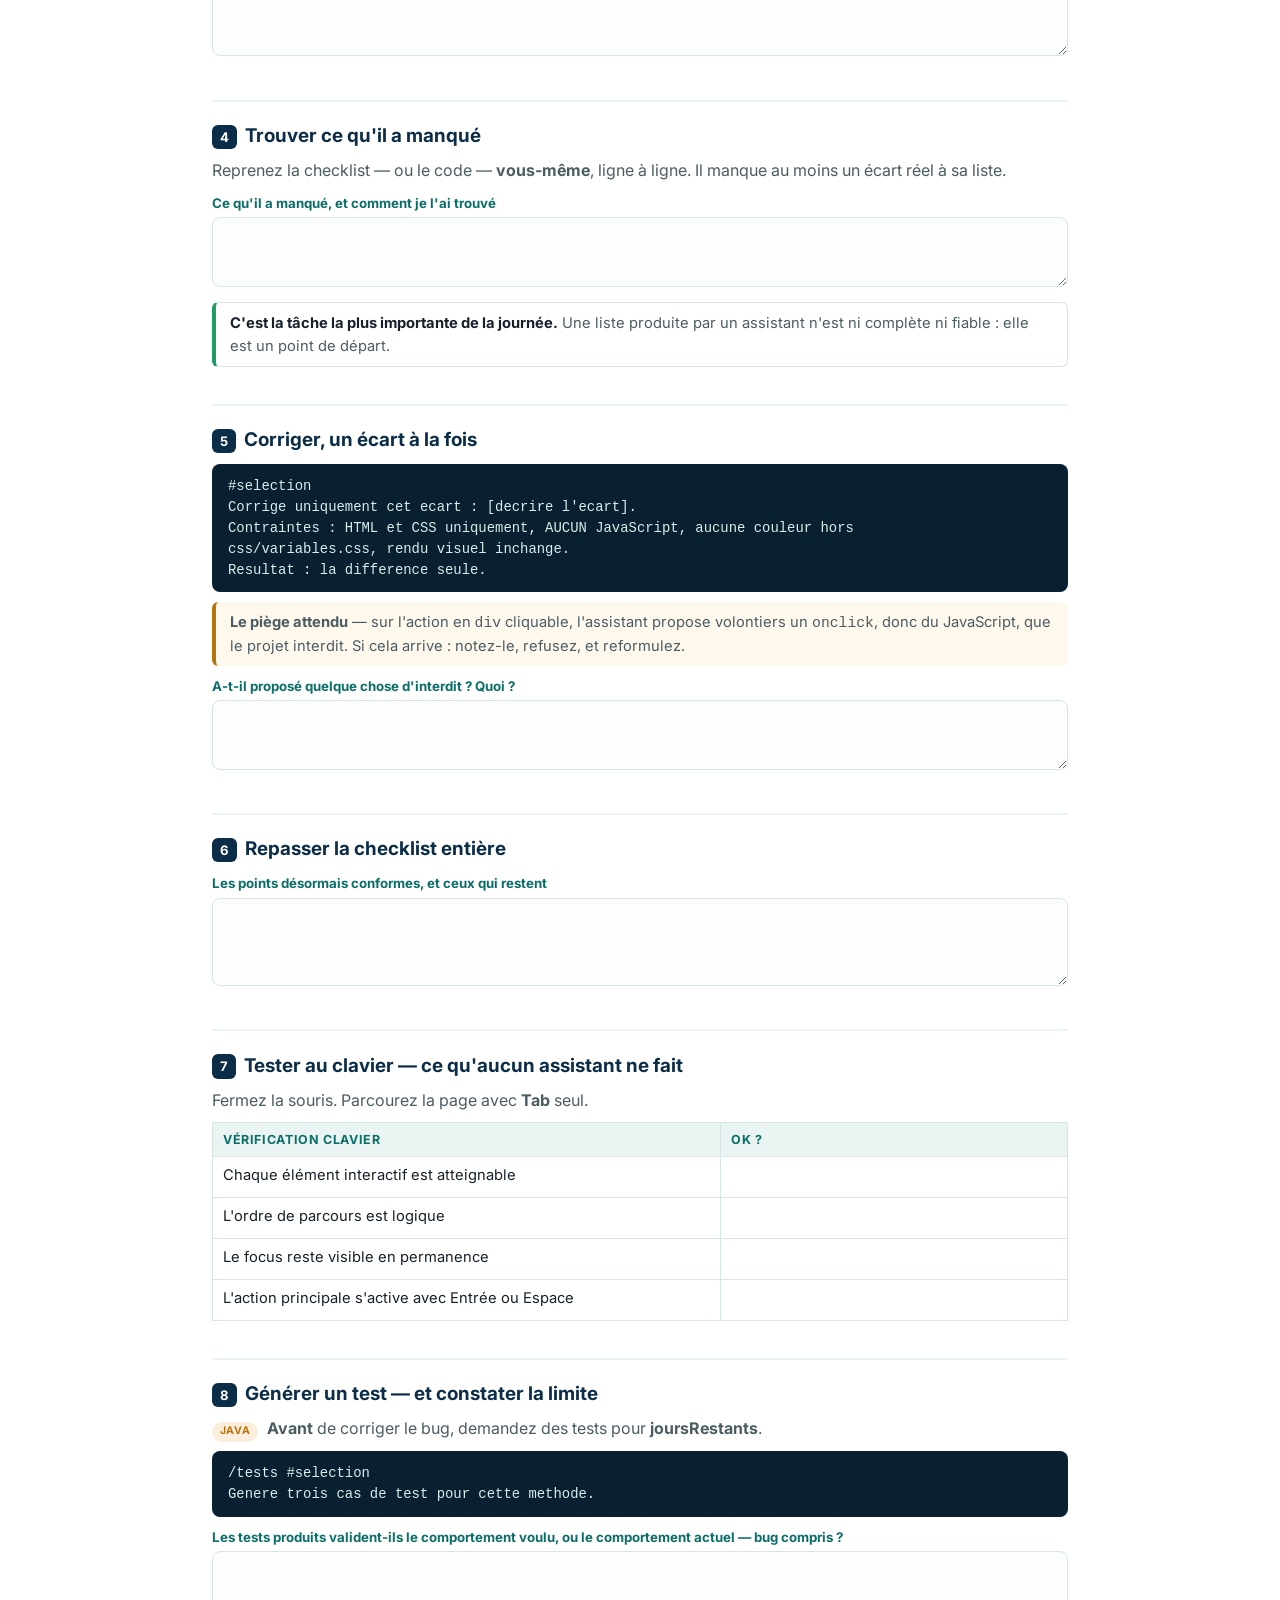
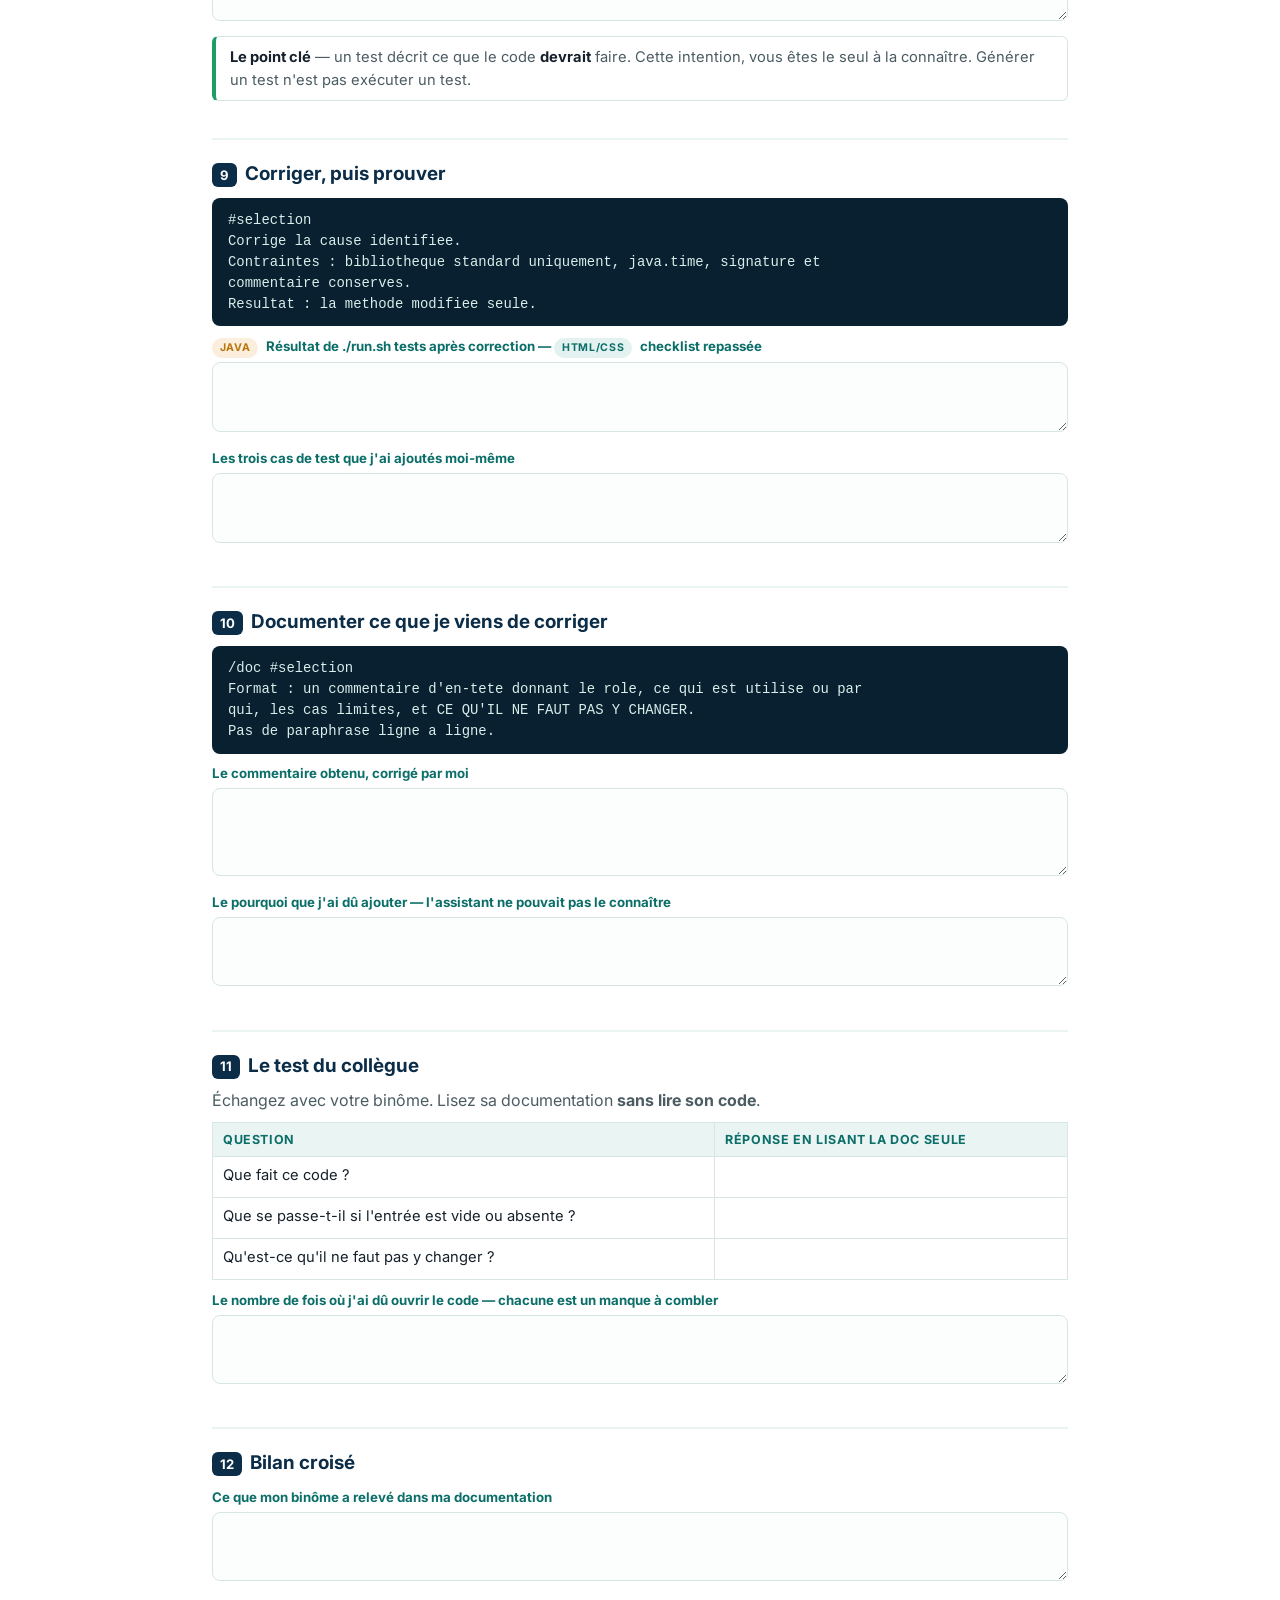
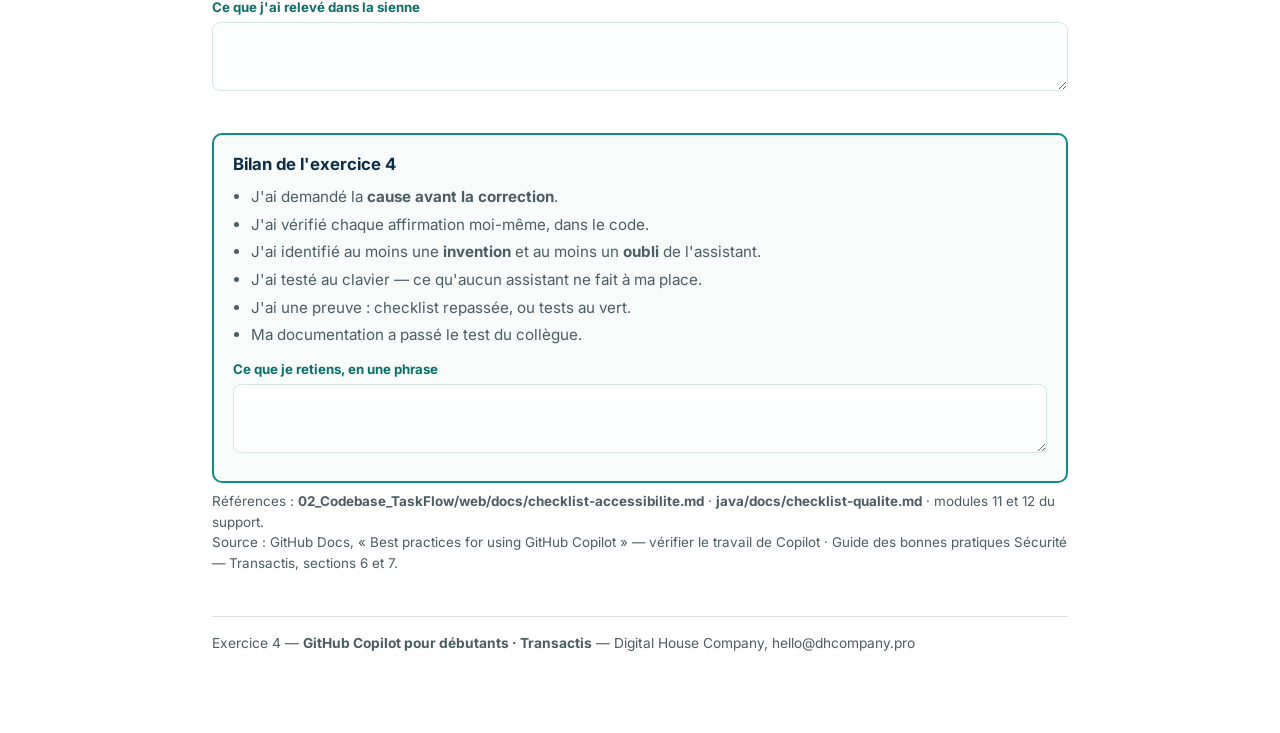
<file: 05_Exercices_2/Exercice_4_Verifier_tester_documenter.html>
<!DOCTYPE html>
<html lang="fr">
<head>
<meta charset="UTF-8">
<meta name="viewport" content="width=device-width, initial-scale=1.0">
<title>Exercice 4 — Vérifier, tester, documenter</title>
<link rel="preconnect" href="https://fonts.googleapis.com">
<link href="https://fonts.googleapis.com/css2?family=Inter:wght@400;600;700;800&display=swap" rel="stylesheet">
<style>
:root{--accent:#0E8C86;--accent2:#0B6E68;--navy:#0B2D48;--text:#16212B;--text2:#4B5C63;--card:#EAF4F3;--border:#D7E6E4;--warn:#B9740A;--good:#1F9D67;--bad:#C1443B;}
*{box-sizing:border-box;margin:0;padding:0;}
body{font-family:'Inter',sans-serif;color:var(--text);background:#fff;line-height:1.55;}
.page{max-width:920px;margin:0 auto;padding:44px 32px 80px;}
.kicker{font-size:.78rem;letter-spacing:.14em;text-transform:uppercase;color:var(--accent2);font-weight:700;margin-bottom:.4rem;}
h1{font-size:2rem;color:var(--navy);margin-bottom:.35rem;}
.sous{color:var(--text2);margin-bottom:1rem;}
.bandeau{display:flex;gap:1.2rem;flex-wrap:wrap;margin:1.2rem 0 1.6rem;}
.bandeau div{border:1px solid var(--border);border-radius:8px;padding:.55rem .9rem;background:var(--card);font-size:.9rem;color:var(--text2);min-width:150px;}
.bandeau b{display:block;color:var(--navy);font-size:.76rem;letter-spacing:.09em;text-transform:uppercase;margin-bottom:.15rem;}
.meta{display:flex;gap:1.4rem;flex-wrap:wrap;margin:0 0 1.8rem;}
.meta label{font-size:.76rem;letter-spacing:.1em;text-transform:uppercase;color:var(--accent2);font-weight:700;display:block;margin-bottom:.22rem;}
input[type=text],input[type=date]{font:inherit;padding:.4rem .6rem;border:1px solid var(--border);border-radius:6px;min-width:190px;}
.objectif{background:var(--card);border-left:4px solid var(--accent);border-radius:6px;padding:.85rem 1.1rem;margin-bottom:1.6rem;color:var(--text2);}
.objectif b{color:var(--navy);}
h2{font-size:1.18rem;color:var(--navy);margin:2.3rem 0 .5rem;padding-top:1.2rem;border-top:2px solid var(--card);}
h2 .num{display:inline-block;background:var(--navy);color:#fff;border-radius:6px;font-size:.82rem;padding:.12rem .5rem;margin-right:.5rem;vertical-align:middle;}
.consigne{color:var(--text2);margin:.3rem 0 .6rem;}
pre{background:#08202F;color:#D9EDEB;padding:.75rem 1rem;border-radius:8px;font-size:.87rem;line-height:1.5;overflow-x:auto;margin:.6rem 0;font-family:ui-monospace,SFMono-Regular,Menlo,Consolas,monospace;white-space:pre-wrap;}
.attendu{border:1px solid var(--border);border-left:4px solid var(--good);border-radius:6px;padding:.55rem .85rem;font-size:.92rem;color:var(--text2);margin:.5rem 0;}
.attendu b{color:var(--text);}
.piege{background:#FFF8ED;border-left:4px solid var(--warn);border-radius:6px;padding:.55rem .85rem;font-size:.92rem;color:var(--text2);margin:.5rem 0;}
.rep{margin:.6rem 0 .3rem;}
.rep label{display:block;font-size:.83rem;font-weight:700;color:var(--accent2);margin-bottom:.25rem;}
textarea{width:100%;min-height:66px;font:inherit;padding:.55rem .7rem;border:1px solid var(--border);border-radius:8px;resize:vertical;background:#FCFEFE;}
.track{display:inline-block;font-size:.66rem;font-weight:700;letter-spacing:.07em;text-transform:uppercase;padding:.12rem .48rem;border-radius:999px;margin-right:.3rem;}
.tw{background:#E3F2F1;color:var(--accent2);} .tj{background:#FBEEDC;color:var(--warn);} .tt{background:#EAF0F6;color:var(--navy);}
table{border-collapse:collapse;width:100%;margin:.6rem 0;}
th,td{border:1px solid var(--border);padding:.42rem .62rem;text-align:left;font-size:.92rem;vertical-align:top;}
th{background:var(--card);color:var(--accent2);font-size:.78rem;text-transform:uppercase;letter-spacing:.05em;}
td input[type=text]{border:none;width:100%;min-width:0;padding:.12rem;}
.bilan{border:2px solid var(--accent);border-radius:10px;padding:1rem 1.2rem;margin-top:2.2rem;background:#F7FCFB;}
.bilan h3{color:var(--navy);font-size:1.05rem;margin-bottom:.5rem;}
.bilan li{color:var(--text2);margin-left:1.1rem;margin-bottom:.25rem;font-size:.95rem;}
.src{font-size:.84rem;color:var(--text2);margin-top:.5rem;}
.src a{color:var(--accent2);}
.pdf{position:fixed;top:14px;right:18px;background:var(--accent);color:#fff;border:none;border-radius:8px;padding:.55rem 1.1rem;font:600 .85rem 'Inter',sans-serif;cursor:pointer;box-shadow:0 2px 8px rgba(11,45,72,.25);}
footer{margin-top:2.6rem;padding-top:1rem;border-top:1px solid var(--border);color:var(--text2);font-size:.86rem;}
@media print{.pdf{display:none;}body{font-size:10pt;}.page{padding:0;}h2{page-break-after:avoid;}textarea{min-height:54px;}}
</style>
</head>
<body>
<button class="pdf" onclick="window.print()">&#11015; Exporter en PDF</button>
<div class="page">

<p class="kicker">Exercice pratique 4 · sur le programme</p>
<h1>Vérifier, tester et documenter le programme</h1>
<p class="sous">GitHub Copilot pour débutants — Transactis · terrain <b>TaskFlow</b></p>

<div class="bandeau">
  <div><b>Durée</b>60 minutes</div>
  <div><b>Format</b>Individuel, puis en binôme</div>
  <div><b>Pistes</b><span class="track tw">html/css</span><span class="track tj">java</span></div>
  <div><b>Tâches</b>12 tâches pratiques</div>
</div>

<div class="meta">
  <div><label for="nom">Nom</label><input type="text" id="nom"></div>
  <div><label for="piste">Ma piste</label><input type="text" id="piste"></div>
  <div><label for="binome">Mon binôme</label><input type="text" id="binome"></div>
</div>

<div class="objectif"><b>Objectif</b> — c'est le moment de la journée où l'outil vous montre qu'il peut <b>se tromper avec assurance</b>. Vous allez le laisser se tromper, le constater, puis le prouver.<br>
<b>L'ordre correct</b> — j'écris le résultat attendu · je vérifie · je regarde l'écart · je corrige. Jamais l'inverse.</div>

<h2><span class="num">1</span>Établir l'état de départ</h2>
<p class="consigne"><span class="track tw">html/css</span> Il y a exactement <b>cinq</b> écarts d'accessibilité dans <b>index.html</b> et <b>nouvelle-demande.html</b>. La page a l'air normale.<br>
<span class="track tj">java</span> Lancez <b>./run.sh tests</b> : <b>14 / 16</b>, deux en échec.</p>
<div class="rep"><label>Mon état de départ, noté noir sur blanc</label><textarea style="min-height:52px"></textarea></div>

<h2><span class="num">2</span>Faire passer la page au crible — sans correction</h2>
<pre>#file index.html                            <span class="track tw">html/css</span>
Passe cette page au crible de docs/checklist-accessibilite.md, point par point.
Pour chaque point : conforme ou non, et la ligne concernee.
NE PROPOSE AUCUNE CORRECTION.</pre>
<pre>#file DateUtils.java   (selection : joursRestants)      <span class="track tj">java</span>
Deux tests echouent sur cette methode : attendu 31 obtenu 1, attendu 6 obtenu -25.
Explique la CAUSE. Ne propose pas de correction.</pre>
<div class="rep"><label>Ce que Copilot annonce</label><textarea style="min-height:100px"></textarea></div>

<h2><span class="num">3</span>Vérifier chaque affirmation, dans le code</h2>
<table>
  <tr><th>Affirmation de Copilot</th><th>Vraie ?</th><th>Ligne vérifiée</th></tr>
  <tr><td><input type="text"></td><td><input type="text"></td><td><input type="text"></td></tr>
  <tr><td><input type="text"></td><td><input type="text"></td><td><input type="text"></td></tr>
  <tr><td><input type="text"></td><td><input type="text"></td><td><input type="text"></td></tr>
  <tr><td><input type="text"></td><td><input type="text"></td><td><input type="text"></td></tr>
  <tr><td><input type="text"></td><td><input type="text"></td><td><input type="text"></td></tr>
  <tr><td><input type="text"></td><td><input type="text"></td><td><input type="text"></td></tr>
</table>
<div class="rep"><label>Ce qu'il a <b>inventé</b> — annoncé mais inexistant</label><textarea></textarea></div>

<h2><span class="num">4</span>Trouver ce qu'il a manqué</h2>
<p class="consigne">Reprenez la checklist — ou le code — <b>vous-même</b>, ligne à ligne. Il manque au moins un écart réel à sa liste.</p>
<div class="rep"><label>Ce qu'il a manqué, et comment je l'ai trouvé</label><textarea style="min-height:70px"></textarea></div>
<div class="attendu"><b>C'est la tâche la plus importante de la journée.</b> Une liste produite par un assistant n'est ni complète ni fiable : elle est un point de départ.</div>

<h2><span class="num">5</span>Corriger, un écart à la fois</h2>
<pre>#selection
Corrige uniquement cet ecart : [decrire l'ecart].
Contraintes : HTML et CSS uniquement, AUCUN JavaScript, aucune couleur hors
css/variables.css, rendu visuel inchange.
Resultat : la difference seule.</pre>
<div class="piege"><b>Le piège attendu</b> — sur l'action en <code>div</code> cliquable, l'assistant propose volontiers un <code>onclick</code>, donc du JavaScript, que le projet interdit. Si cela arrive : notez-le, refusez, et reformulez.</div>
<div class="rep"><label>A-t-il proposé quelque chose d'interdit ? Quoi ?</label><textarea></textarea></div>

<h2><span class="num">6</span>Repasser la checklist entière</h2>
<div class="rep"><label>Les points désormais conformes, et ceux qui restent</label><textarea style="min-height:88px"></textarea></div>

<h2><span class="num">7</span>Tester au clavier — ce qu'aucun assistant ne fait</h2>
<p class="consigne">Fermez la souris. Parcourez la page avec <b>Tab</b> seul.</p>
<table>
  <tr><th>Vérification clavier</th><th>OK ?</th></tr>
  <tr><td>Chaque élément interactif est atteignable</td><td><input type="text"></td></tr>
  <tr><td>L'ordre de parcours est logique</td><td><input type="text"></td></tr>
  <tr><td>Le focus reste visible en permanence</td><td><input type="text"></td></tr>
  <tr><td>L'action principale s'active avec Entrée ou Espace</td><td><input type="text"></td></tr>
</table>

<h2><span class="num">8</span>Générer un test — et constater la limite</h2>
<p class="consigne"><span class="track tj">java</span> <b>Avant</b> de corriger le bug, demandez des tests pour <b>joursRestants</b>.</p>
<pre>/tests #selection
Genere trois cas de test pour cette methode.</pre>
<div class="rep"><label>Les tests produits valident-ils le comportement <b>voulu</b>, ou le comportement <b>actuel</b> — bug compris ?</label><textarea style="min-height:70px"></textarea></div>
<div class="attendu"><b>Le point clé</b> — un test décrit ce que le code <b>devrait</b> faire. Cette intention, vous êtes le seul à la connaître. Générer un test n'est pas exécuter un test.</div>

<h2><span class="num">9</span>Corriger, puis prouver</h2>
<pre>#selection
Corrige la cause identifiee.
Contraintes : bibliotheque standard uniquement, java.time, signature et
commentaire conserves.
Resultat : la methode modifiee seule.</pre>
<div class="rep"><label><span class="track tj">java</span> Résultat de <b>./run.sh tests</b> après correction — <span class="track tw">html/css</span> checklist repassée</label><textarea style="min-height:52px"></textarea></div>
<div class="rep"><label>Les trois cas de test que j'ai ajoutés moi-même</label><textarea style="min-height:70px"></textarea></div>

<h2><span class="num">10</span>Documenter ce que je viens de corriger</h2>
<pre>/doc #selection
Format : un commentaire d'en-tete donnant le role, ce qui est utilise ou par
qui, les cas limites, et CE QU'IL NE FAUT PAS Y CHANGER.
Pas de paraphrase ligne a ligne.</pre>
<div class="rep"><label>Le commentaire obtenu, corrigé par moi</label><textarea style="min-height:88px"></textarea></div>
<div class="rep"><label>Le <b>pourquoi</b> que j'ai dû ajouter — l'assistant ne pouvait pas le connaître</label><textarea></textarea></div>

<h2><span class="num">11</span>Le test du collègue</h2>
<p class="consigne">Échangez avec votre binôme. Lisez sa documentation <b>sans lire son code</b>.</p>
<table>
  <tr><th>Question</th><th>Réponse en lisant la doc seule</th></tr>
  <tr><td>Que fait ce code ?</td><td><input type="text"></td></tr>
  <tr><td>Que se passe-t-il si l'entrée est vide ou absente ?</td><td><input type="text"></td></tr>
  <tr><td>Qu'est-ce qu'il ne faut pas y changer ?</td><td><input type="text"></td></tr>
</table>
<div class="rep"><label>Le nombre de fois où j'ai dû ouvrir le code — chacune est un manque à combler</label><textarea style="min-height:48px"></textarea></div>

<h2><span class="num">12</span>Bilan croisé</h2>
<div class="rep"><label>Ce que mon binôme a relevé dans ma documentation</label><textarea></textarea></div>
<div class="rep"><label>Ce que j'ai relevé dans la sienne</label><textarea></textarea></div>

<div class="bilan">
  <h3>Bilan de l'exercice 4</h3>
  <ul>
    <li>J'ai demandé la <b>cause avant la correction</b>.</li>
    <li>J'ai vérifié chaque affirmation moi-même, dans le code.</li>
    <li>J'ai identifié au moins une <b>invention</b> et au moins un <b>oubli</b> de l'assistant.</li>
    <li>J'ai testé au clavier — ce qu'aucun assistant ne fait à ma place.</li>
    <li>J'ai une preuve : checklist repassée, ou tests au vert.</li>
    <li>Ma documentation a passé le test du collègue.</li>
  </ul>
  <div class="rep" style="margin-top:.8rem;"><label>Ce que je retiens, en une phrase</label><textarea></textarea></div>
</div>

<div class="src">Références : <b>02_Codebase_TaskFlow/web/docs/checklist-accessibilite.md</b> · <b>java/docs/checklist-qualite.md</b> · modules 11 et 12 du support.<br>
Source : GitHub Docs, « Best practices for using GitHub Copilot » — vérifier le travail de Copilot · Guide des bonnes pratiques Sécurité — Transactis, sections 6 et 7.</div>

<footer>Exercice 4 — <b>GitHub Copilot pour débutants · Transactis</b> — Digital House Company, hello@dhcompany.pro</footer>
</div>
</body>
</html>
</file>
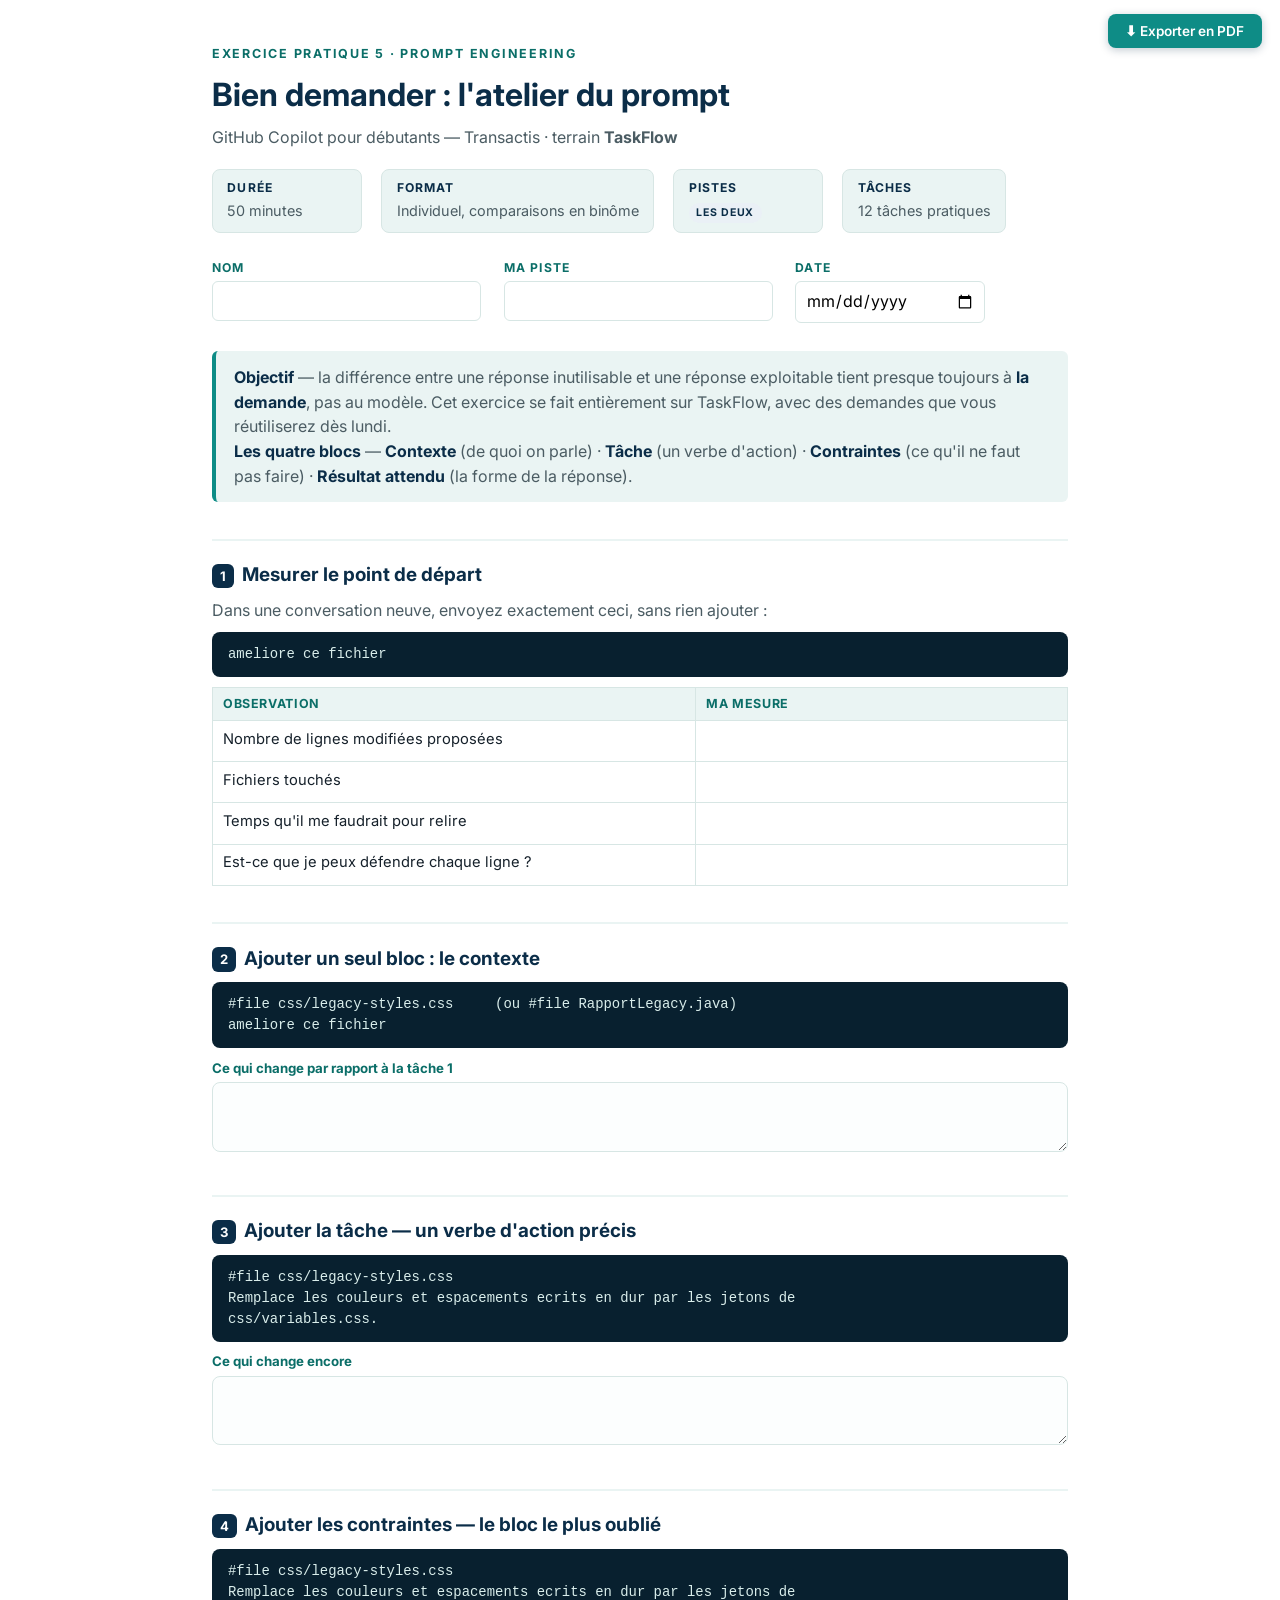
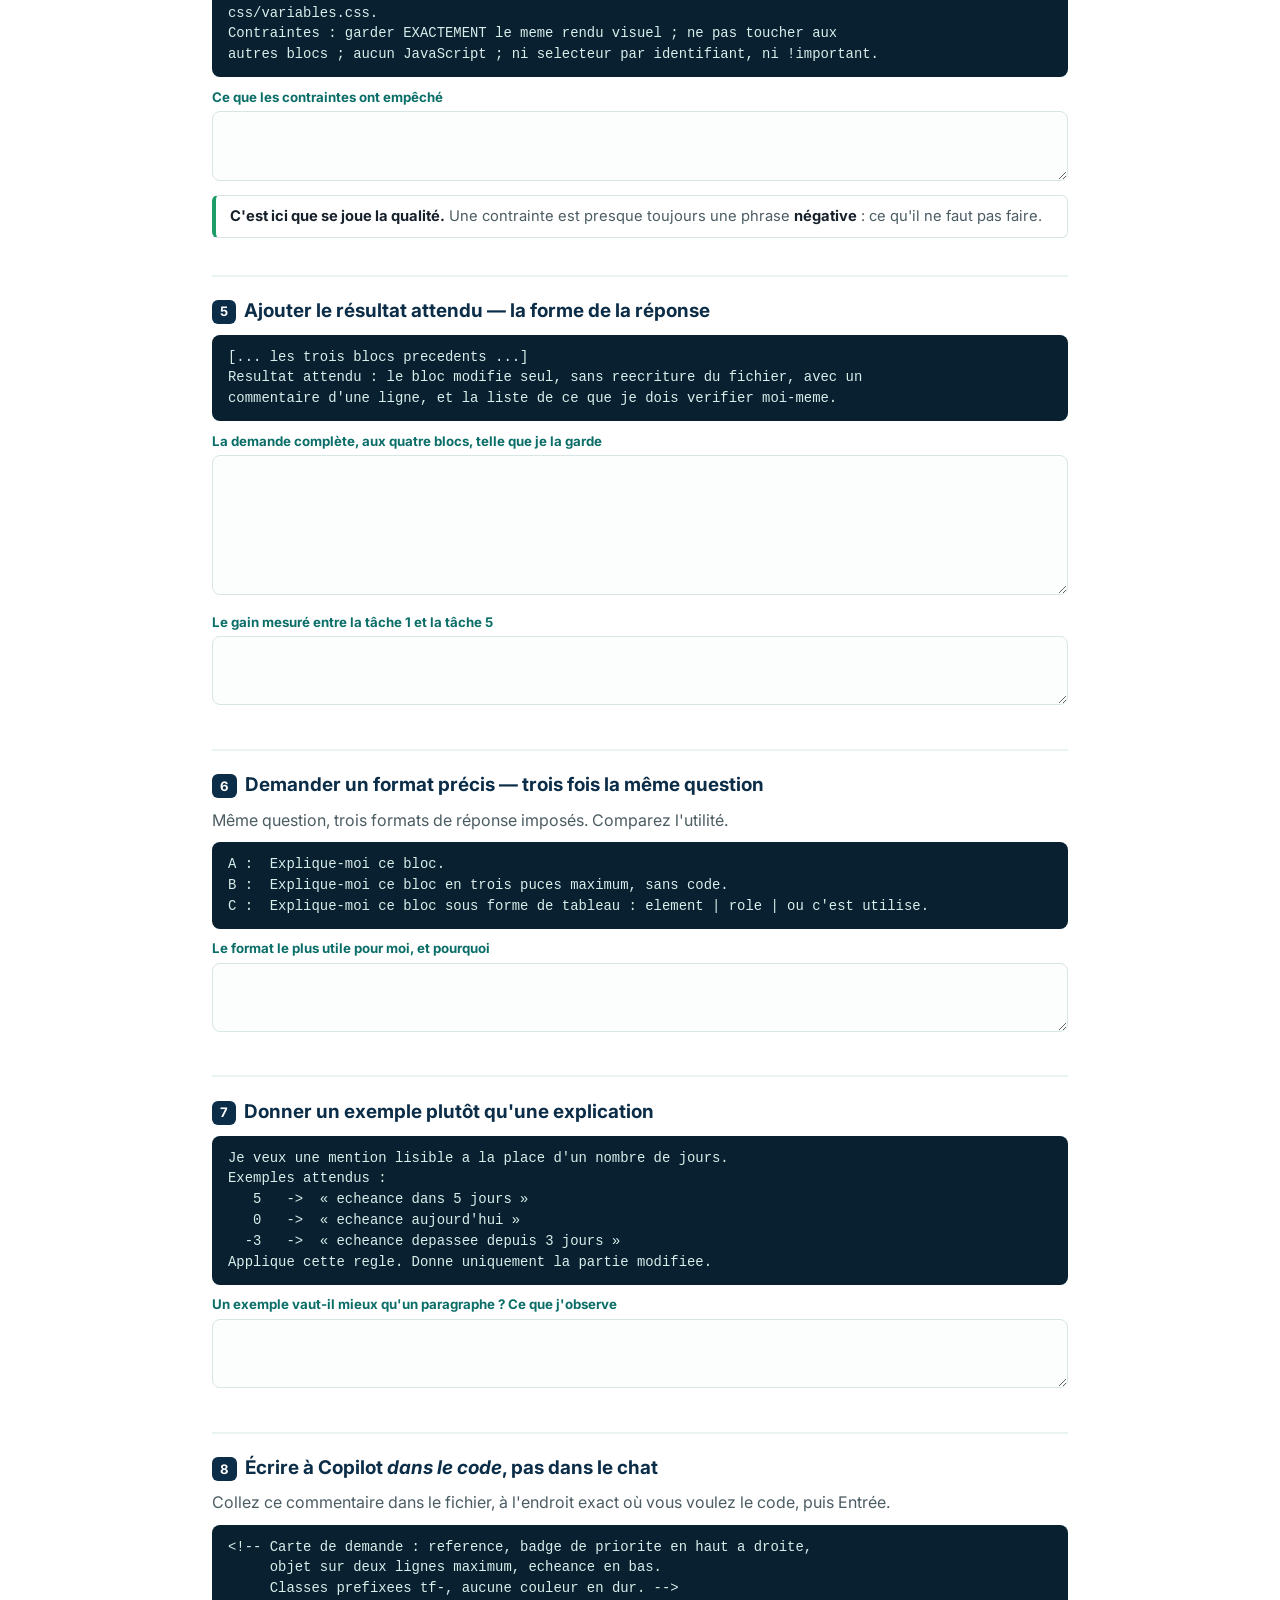
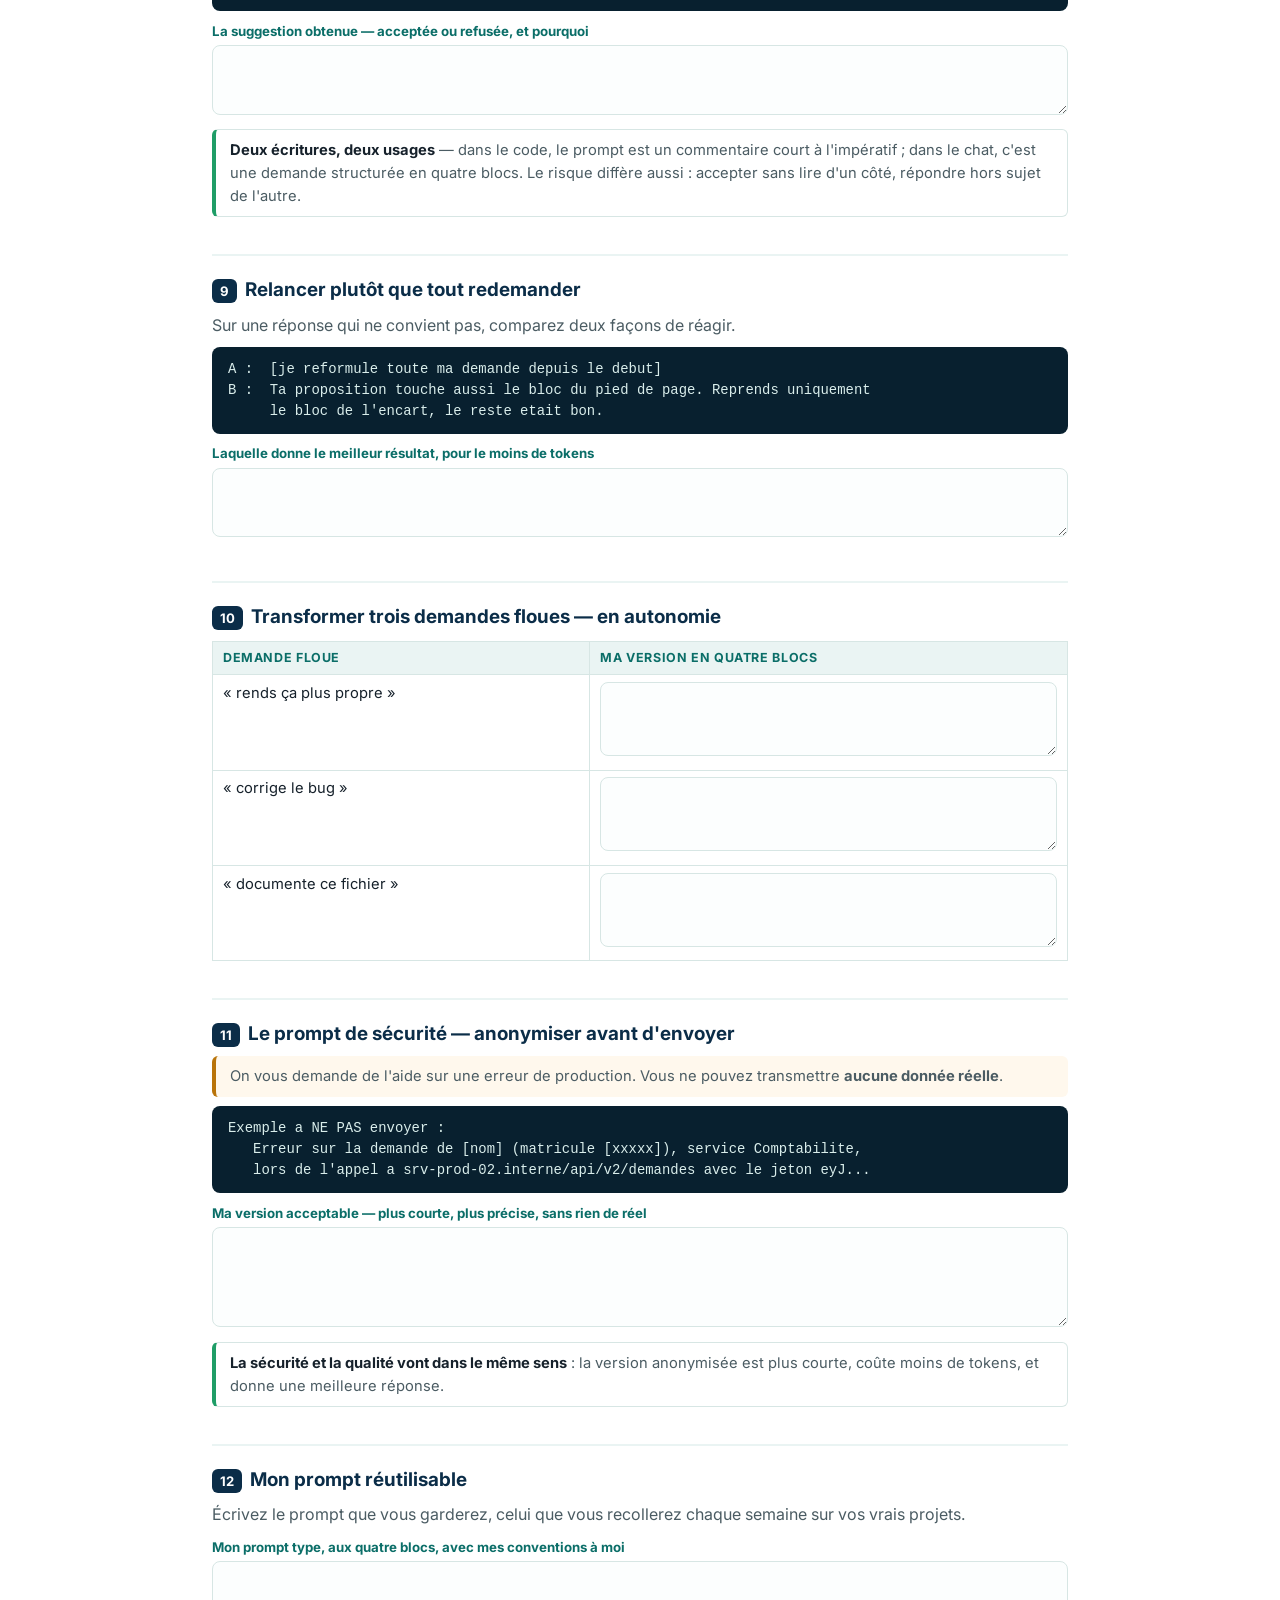
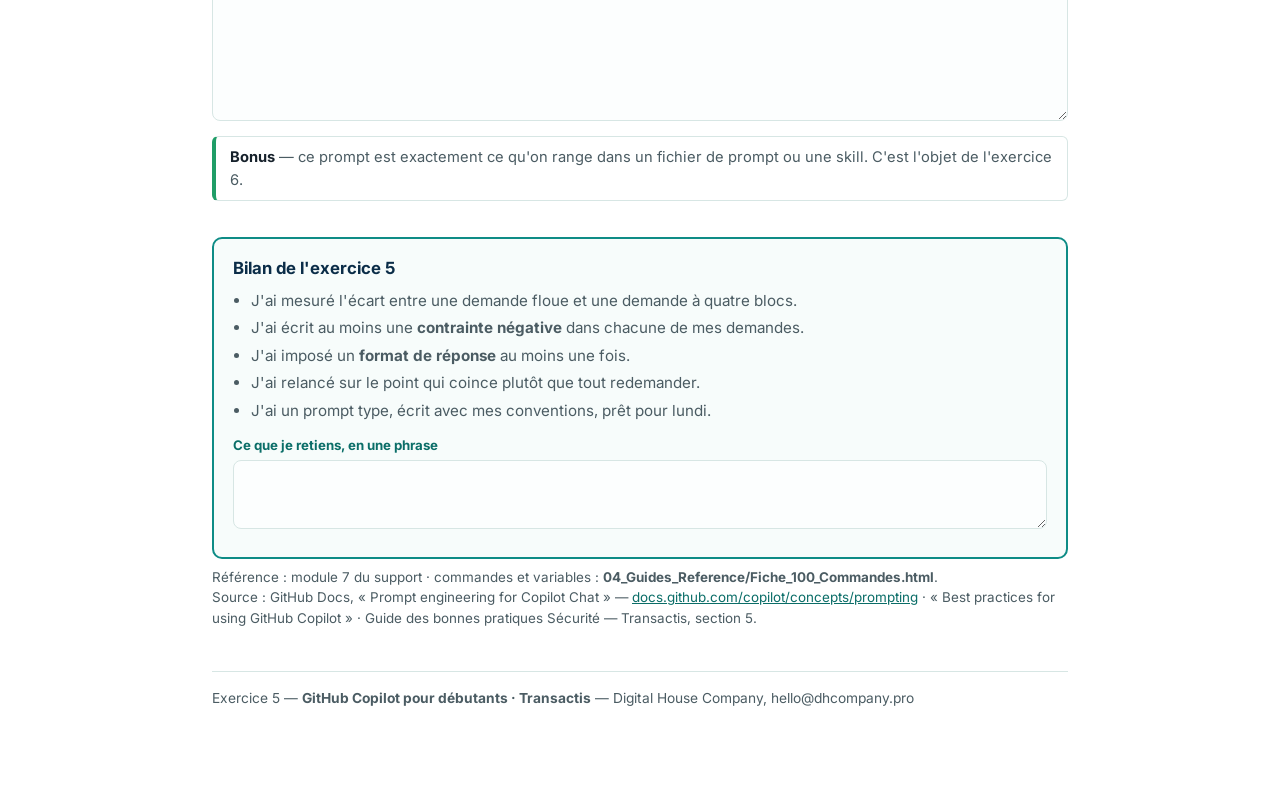
<file: 05_Exercices_2/Exercice_5_Prompt_engineering.html>
<!DOCTYPE html>
<html lang="fr">
<head>
<meta charset="UTF-8">
<meta name="viewport" content="width=device-width, initial-scale=1.0">
<title>Exercice 5 — Prompt engineering</title>
<link rel="preconnect" href="https://fonts.googleapis.com">
<link href="https://fonts.googleapis.com/css2?family=Inter:wght@400;600;700;800&display=swap" rel="stylesheet">
<style>
:root{--accent:#0E8C86;--accent2:#0B6E68;--navy:#0B2D48;--text:#16212B;--text2:#4B5C63;--card:#EAF4F3;--border:#D7E6E4;--warn:#B9740A;--good:#1F9D67;--bad:#C1443B;}
*{box-sizing:border-box;margin:0;padding:0;}
body{font-family:'Inter',sans-serif;color:var(--text);background:#fff;line-height:1.55;}
.page{max-width:920px;margin:0 auto;padding:44px 32px 80px;}
.kicker{font-size:.78rem;letter-spacing:.14em;text-transform:uppercase;color:var(--accent2);font-weight:700;margin-bottom:.4rem;}
h1{font-size:2rem;color:var(--navy);margin-bottom:.35rem;}
.sous{color:var(--text2);margin-bottom:1rem;}
.bandeau{display:flex;gap:1.2rem;flex-wrap:wrap;margin:1.2rem 0 1.6rem;}
.bandeau div{border:1px solid var(--border);border-radius:8px;padding:.55rem .9rem;background:var(--card);font-size:.9rem;color:var(--text2);min-width:150px;}
.bandeau b{display:block;color:var(--navy);font-size:.76rem;letter-spacing:.09em;text-transform:uppercase;margin-bottom:.15rem;}
.meta{display:flex;gap:1.4rem;flex-wrap:wrap;margin:0 0 1.8rem;}
.meta label{font-size:.76rem;letter-spacing:.1em;text-transform:uppercase;color:var(--accent2);font-weight:700;display:block;margin-bottom:.22rem;}
input[type=text],input[type=date]{font:inherit;padding:.4rem .6rem;border:1px solid var(--border);border-radius:6px;min-width:190px;}
.objectif{background:var(--card);border-left:4px solid var(--accent);border-radius:6px;padding:.85rem 1.1rem;margin-bottom:1.6rem;color:var(--text2);}
.objectif b{color:var(--navy);}
h2{font-size:1.18rem;color:var(--navy);margin:2.3rem 0 .5rem;padding-top:1.2rem;border-top:2px solid var(--card);}
h2 .num{display:inline-block;background:var(--navy);color:#fff;border-radius:6px;font-size:.82rem;padding:.12rem .5rem;margin-right:.5rem;vertical-align:middle;}
.consigne{color:var(--text2);margin:.3rem 0 .6rem;}
pre{background:#08202F;color:#D9EDEB;padding:.75rem 1rem;border-radius:8px;font-size:.87rem;line-height:1.5;overflow-x:auto;margin:.6rem 0;font-family:ui-monospace,SFMono-Regular,Menlo,Consolas,monospace;white-space:pre-wrap;}
.attendu{border:1px solid var(--border);border-left:4px solid var(--good);border-radius:6px;padding:.55rem .85rem;font-size:.92rem;color:var(--text2);margin:.5rem 0;}
.attendu b{color:var(--text);}
.piege{background:#FFF8ED;border-left:4px solid var(--warn);border-radius:6px;padding:.55rem .85rem;font-size:.92rem;color:var(--text2);margin:.5rem 0;}
.rep{margin:.6rem 0 .3rem;}
.rep label{display:block;font-size:.83rem;font-weight:700;color:var(--accent2);margin-bottom:.25rem;}
textarea{width:100%;min-height:66px;font:inherit;padding:.55rem .7rem;border:1px solid var(--border);border-radius:8px;resize:vertical;background:#FCFEFE;}
.track{display:inline-block;font-size:.66rem;font-weight:700;letter-spacing:.07em;text-transform:uppercase;padding:.12rem .48rem;border-radius:999px;margin-right:.3rem;}
.tw{background:#E3F2F1;color:var(--accent2);} .tj{background:#FBEEDC;color:var(--warn);} .tt{background:#EAF0F6;color:var(--navy);}
table{border-collapse:collapse;width:100%;margin:.6rem 0;}
th,td{border:1px solid var(--border);padding:.42rem .62rem;text-align:left;font-size:.92rem;vertical-align:top;}
th{background:var(--card);color:var(--accent2);font-size:.78rem;text-transform:uppercase;letter-spacing:.05em;}
td input[type=text]{border:none;width:100%;min-width:0;padding:.12rem;}
.bilan{border:2px solid var(--accent);border-radius:10px;padding:1rem 1.2rem;margin-top:2.2rem;background:#F7FCFB;}
.bilan h3{color:var(--navy);font-size:1.05rem;margin-bottom:.5rem;}
.bilan li{color:var(--text2);margin-left:1.1rem;margin-bottom:.25rem;font-size:.95rem;}
.src{font-size:.84rem;color:var(--text2);margin-top:.5rem;}
.src a{color:var(--accent2);}
.pdf{position:fixed;top:14px;right:18px;background:var(--accent);color:#fff;border:none;border-radius:8px;padding:.55rem 1.1rem;font:600 .85rem 'Inter',sans-serif;cursor:pointer;box-shadow:0 2px 8px rgba(11,45,72,.25);}
footer{margin-top:2.6rem;padding-top:1rem;border-top:1px solid var(--border);color:var(--text2);font-size:.86rem;}
@media print{.pdf{display:none;}body{font-size:10pt;}.page{padding:0;}h2{page-break-after:avoid;}textarea{min-height:54px;}}
</style>
</head>
<body>
<button class="pdf" onclick="window.print()">&#11015; Exporter en PDF</button>
<div class="page">

<p class="kicker">Exercice pratique 5 · prompt engineering</p>
<h1>Bien demander : l'atelier du prompt</h1>
<p class="sous">GitHub Copilot pour débutants — Transactis · terrain <b>TaskFlow</b></p>

<div class="bandeau">
  <div><b>Durée</b>50 minutes</div>
  <div><b>Format</b>Individuel, comparaisons en binôme</div>
  <div><b>Pistes</b><span class="track tt">les deux</span></div>
  <div><b>Tâches</b>12 tâches pratiques</div>
</div>

<div class="meta">
  <div><label for="nom">Nom</label><input type="text" id="nom"></div>
  <div><label for="piste">Ma piste</label><input type="text" id="piste"></div>
  <div><label for="date">Date</label><input type="date" id="date"></div>
</div>

<div class="objectif"><b>Objectif</b> — la différence entre une réponse inutilisable et une réponse exploitable tient presque toujours à <b>la demande</b>, pas au modèle. Cet exercice se fait entièrement sur TaskFlow, avec des demandes que vous réutiliserez dès lundi.<br>
<b>Les quatre blocs</b> — <b>Contexte</b> (de quoi on parle) · <b>Tâche</b> (un verbe d'action) · <b>Contraintes</b> (ce qu'il ne faut pas faire) · <b>Résultat attendu</b> (la forme de la réponse).</div>

<h2><span class="num">1</span>Mesurer le point de départ</h2>
<p class="consigne">Dans une conversation neuve, envoyez exactement ceci, sans rien ajouter :</p>
<pre>ameliore ce fichier</pre>
<table>
  <tr><th>Observation</th><th>Ma mesure</th></tr>
  <tr><td>Nombre de lignes modifiées proposées</td><td><input type="text"></td></tr>
  <tr><td>Fichiers touchés</td><td><input type="text"></td></tr>
  <tr><td>Temps qu'il me faudrait pour relire</td><td><input type="text"></td></tr>
  <tr><td>Est-ce que je peux défendre chaque ligne ?</td><td><input type="text"></td></tr>
</table>

<h2><span class="num">2</span>Ajouter un seul bloc : le contexte</h2>
<pre>#file css/legacy-styles.css     (ou #file RapportLegacy.java)
ameliore ce fichier</pre>
<div class="rep"><label>Ce qui change par rapport à la tâche 1</label><textarea></textarea></div>

<h2><span class="num">3</span>Ajouter la tâche — un verbe d'action précis</h2>
<pre>#file css/legacy-styles.css
Remplace les couleurs et espacements ecrits en dur par les jetons de
css/variables.css.</pre>
<div class="rep"><label>Ce qui change encore</label><textarea></textarea></div>

<h2><span class="num">4</span>Ajouter les contraintes — le bloc le plus oublié</h2>
<pre>#file css/legacy-styles.css
Remplace les couleurs et espacements ecrits en dur par les jetons de
css/variables.css.
Contraintes : garder EXACTEMENT le meme rendu visuel ; ne pas toucher aux
autres blocs ; aucun JavaScript ; ni selecteur par identifiant, ni !important.</pre>
<div class="rep"><label>Ce que les contraintes ont empêché</label><textarea></textarea></div>
<div class="attendu"><b>C'est ici que se joue la qualité.</b> Une contrainte est presque toujours une phrase <b>négative</b> : ce qu'il ne faut pas faire.</div>

<h2><span class="num">5</span>Ajouter le résultat attendu — la forme de la réponse</h2>
<pre>[... les trois blocs precedents ...]
Resultat attendu : le bloc modifie seul, sans reecriture du fichier, avec un
commentaire d'une ligne, et la liste de ce que je dois verifier moi-meme.</pre>
<div class="rep"><label>La demande complète, aux quatre blocs, telle que je la garde</label><textarea style="min-height:140px"></textarea></div>
<div class="rep"><label>Le gain mesuré entre la tâche 1 et la tâche 5</label><textarea></textarea></div>

<h2><span class="num">6</span>Demander un format précis — trois fois la même question</h2>
<p class="consigne">Même question, trois formats de réponse imposés. Comparez l'utilité.</p>
<pre>A :  Explique-moi ce bloc.
B :  Explique-moi ce bloc en trois puces maximum, sans code.
C :  Explique-moi ce bloc sous forme de tableau : element | role | ou c'est utilise.</pre>
<div class="rep"><label>Le format le plus utile pour moi, et pourquoi</label><textarea></textarea></div>

<h2><span class="num">7</span>Donner un exemple plutôt qu'une explication</h2>
<pre>Je veux une mention lisible a la place d'un nombre de jours.
Exemples attendus :
   5   ->  « echeance dans 5 jours »
   0   ->  « echeance aujourd'hui »
  -3   ->  « echeance depassee depuis 3 jours »
Applique cette regle. Donne uniquement la partie modifiee.</pre>
<div class="rep"><label>Un exemple vaut-il mieux qu'un paragraphe ? Ce que j'observe</label><textarea></textarea></div>

<h2><span class="num">8</span>Écrire à Copilot <i>dans le code</i>, pas dans le chat</h2>
<p class="consigne">Collez ce commentaire dans le fichier, à l'endroit exact où vous voulez le code, puis Entrée.</p>
<pre>&lt;!-- Carte de demande : reference, badge de priorite en haut a droite,
     objet sur deux lignes maximum, echeance en bas.
     Classes prefixees tf-, aucune couleur en dur. --&gt;</pre>
<div class="rep"><label>La suggestion obtenue — acceptée ou refusée, et pourquoi</label><textarea></textarea></div>
<div class="attendu"><b>Deux écritures, deux usages</b> — dans le code, le prompt est un commentaire court à l'impératif ; dans le chat, c'est une demande structurée en quatre blocs. Le risque diffère aussi : accepter sans lire d'un côté, répondre hors sujet de l'autre.</div>

<h2><span class="num">9</span>Relancer plutôt que tout redemander</h2>
<p class="consigne">Sur une réponse qui ne convient pas, comparez deux façons de réagir.</p>
<pre>A :  [je reformule toute ma demande depuis le debut]
B :  Ta proposition touche aussi le bloc du pied de page. Reprends uniquement
     le bloc de l'encart, le reste etait bon.</pre>
<div class="rep"><label>Laquelle donne le meilleur résultat, pour le moins de tokens</label><textarea></textarea></div>

<h2><span class="num">10</span>Transformer trois demandes floues — en autonomie</h2>
<table>
  <tr><th>Demande floue</th><th>Ma version en quatre blocs</th></tr>
  <tr><td>« rends ça plus propre »</td><td><textarea style="min-height:74px"></textarea></td></tr>
  <tr><td>« corrige le bug »</td><td><textarea style="min-height:74px"></textarea></td></tr>
  <tr><td>« documente ce fichier »</td><td><textarea style="min-height:74px"></textarea></td></tr>
</table>

<h2><span class="num">11</span>Le prompt de sécurité — anonymiser avant d'envoyer</h2>
<div class="piege">On vous demande de l'aide sur une erreur de production. Vous ne pouvez transmettre <b>aucune donnée réelle</b>.</div>
<pre>Exemple a NE PAS envoyer :
   Erreur sur la demande de [nom] (matricule [xxxxx]), service Comptabilite,
   lors de l'appel a srv-prod-02.interne/api/v2/demandes avec le jeton eyJ...</pre>
<div class="rep"><label>Ma version acceptable — plus courte, plus précise, sans rien de réel</label><textarea style="min-height:100px"></textarea></div>
<div class="attendu"><b>La sécurité et la qualité vont dans le même sens</b> : la version anonymisée est plus courte, coûte moins de tokens, et donne une meilleure réponse.</div>

<h2><span class="num">12</span>Mon prompt réutilisable</h2>
<p class="consigne">Écrivez le prompt que vous garderez, celui que vous recollerez chaque semaine sur vos vrais projets.</p>
<div class="rep"><label>Mon prompt type, aux quatre blocs, avec mes conventions à moi</label><textarea style="min-height:160px"></textarea></div>
<div class="attendu"><b>Bonus</b> — ce prompt est exactement ce qu'on range dans un fichier de prompt ou une skill. C'est l'objet de l'exercice 6.</div>

<div class="bilan">
  <h3>Bilan de l'exercice 5</h3>
  <ul>
    <li>J'ai mesuré l'écart entre une demande floue et une demande à quatre blocs.</li>
    <li>J'ai écrit au moins une <b>contrainte négative</b> dans chacune de mes demandes.</li>
    <li>J'ai imposé un <b>format de réponse</b> au moins une fois.</li>
    <li>J'ai relancé sur le point qui coince plutôt que tout redemander.</li>
    <li>J'ai un prompt type, écrit avec mes conventions, prêt pour lundi.</li>
  </ul>
  <div class="rep" style="margin-top:.8rem;"><label>Ce que je retiens, en une phrase</label><textarea></textarea></div>
</div>

<div class="src">Référence : module 7 du support · commandes et variables : <b>04_Guides_Reference/Fiche_100_Commandes.html</b>.<br>
Source : GitHub Docs, « Prompt engineering for Copilot Chat » — <a href="https://docs.github.com/en/copilot/concepts/prompting" target="_blank" rel="noopener">docs.github.com/copilot/concepts/prompting</a> · « Best practices for using GitHub Copilot » · Guide des bonnes pratiques Sécurité — Transactis, section 5.</div>

<footer>Exercice 5 — <b>GitHub Copilot pour débutants · Transactis</b> — Digital House Company, hello@dhcompany.pro</footer>
</div>
</body>
</html>
</file>
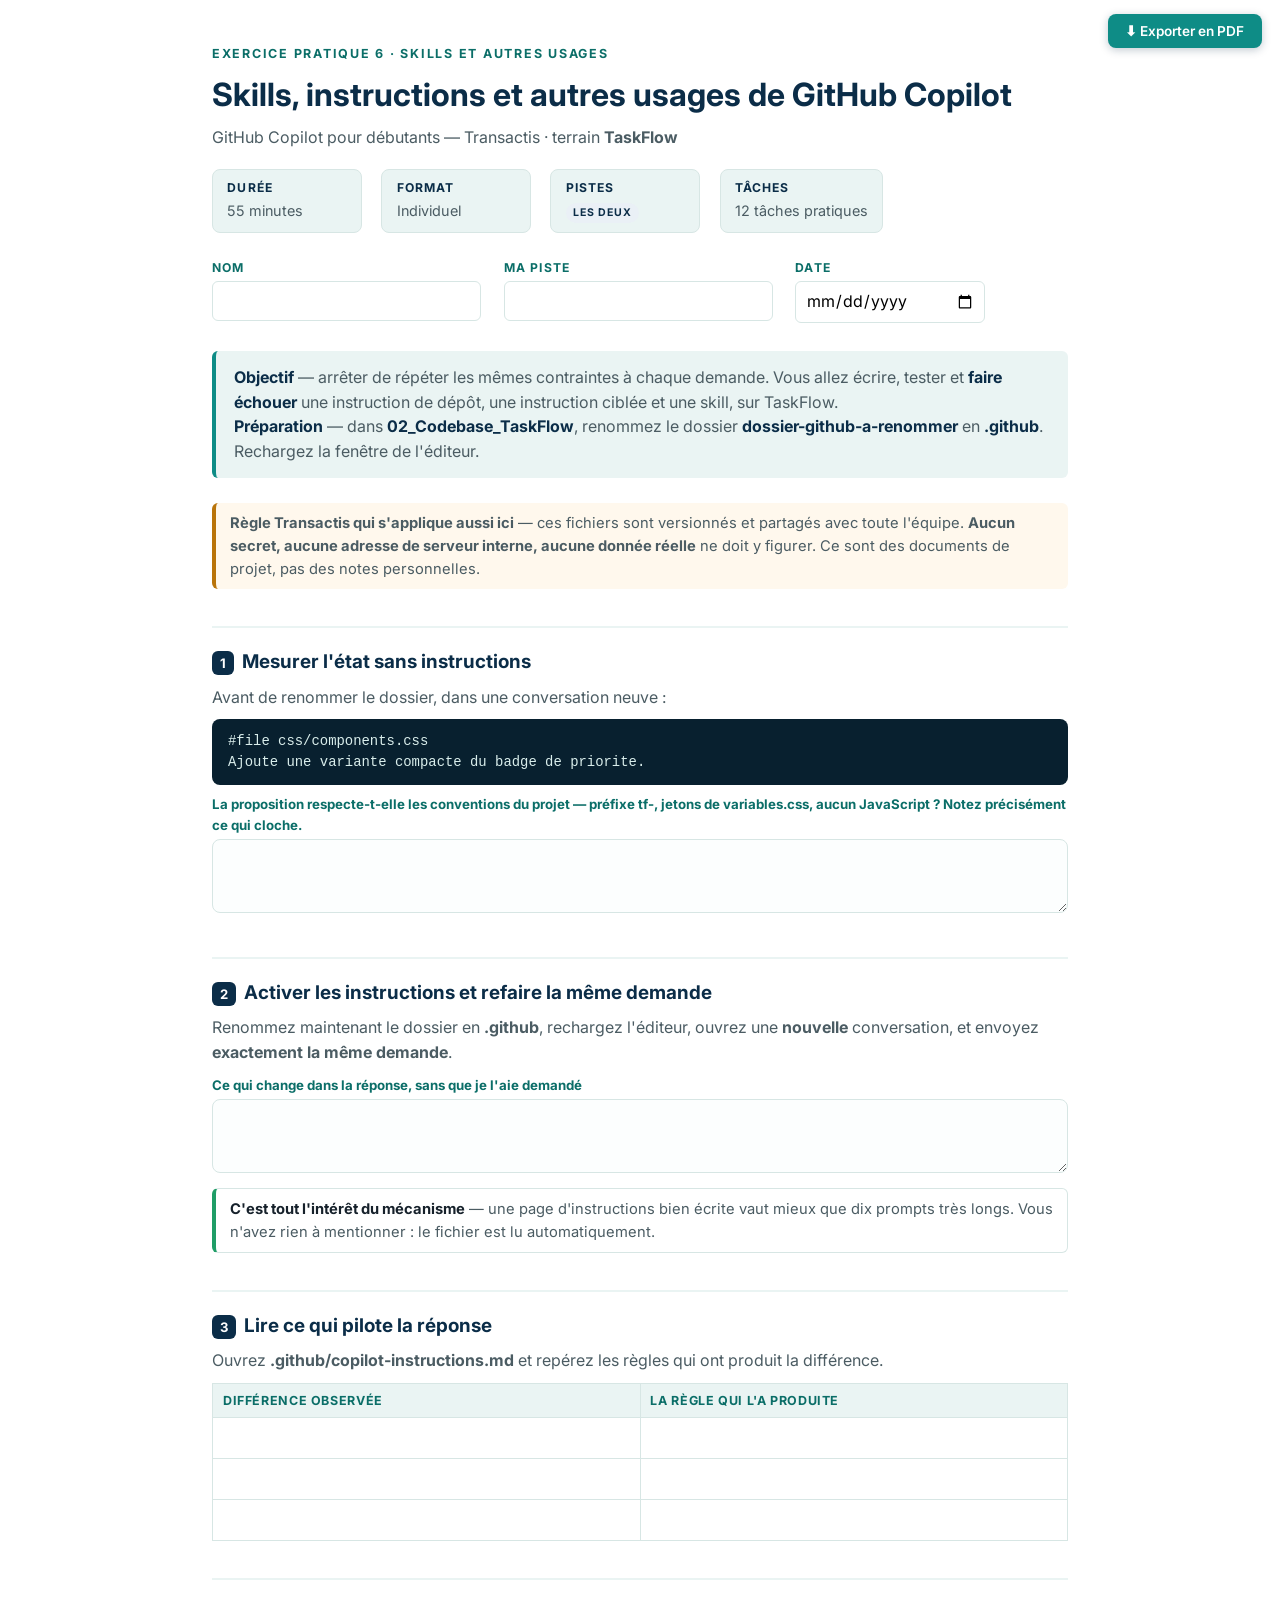
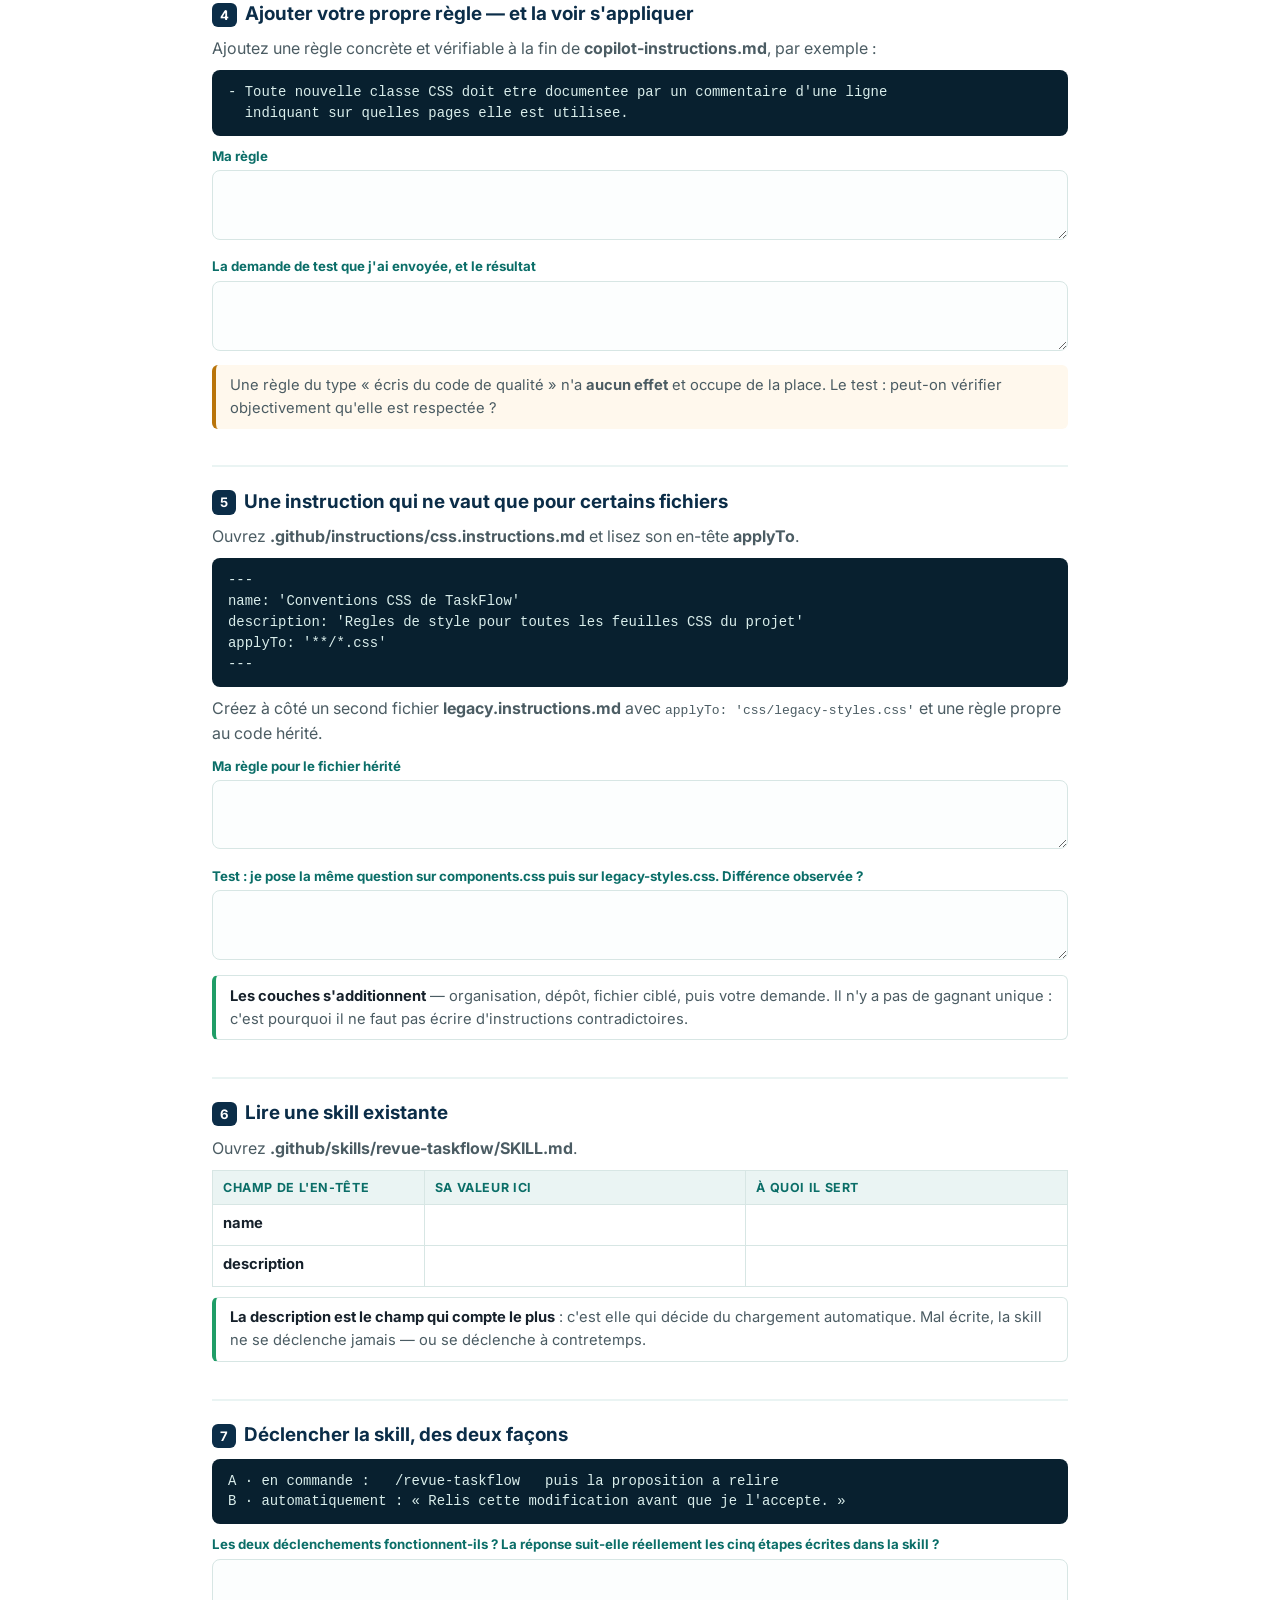
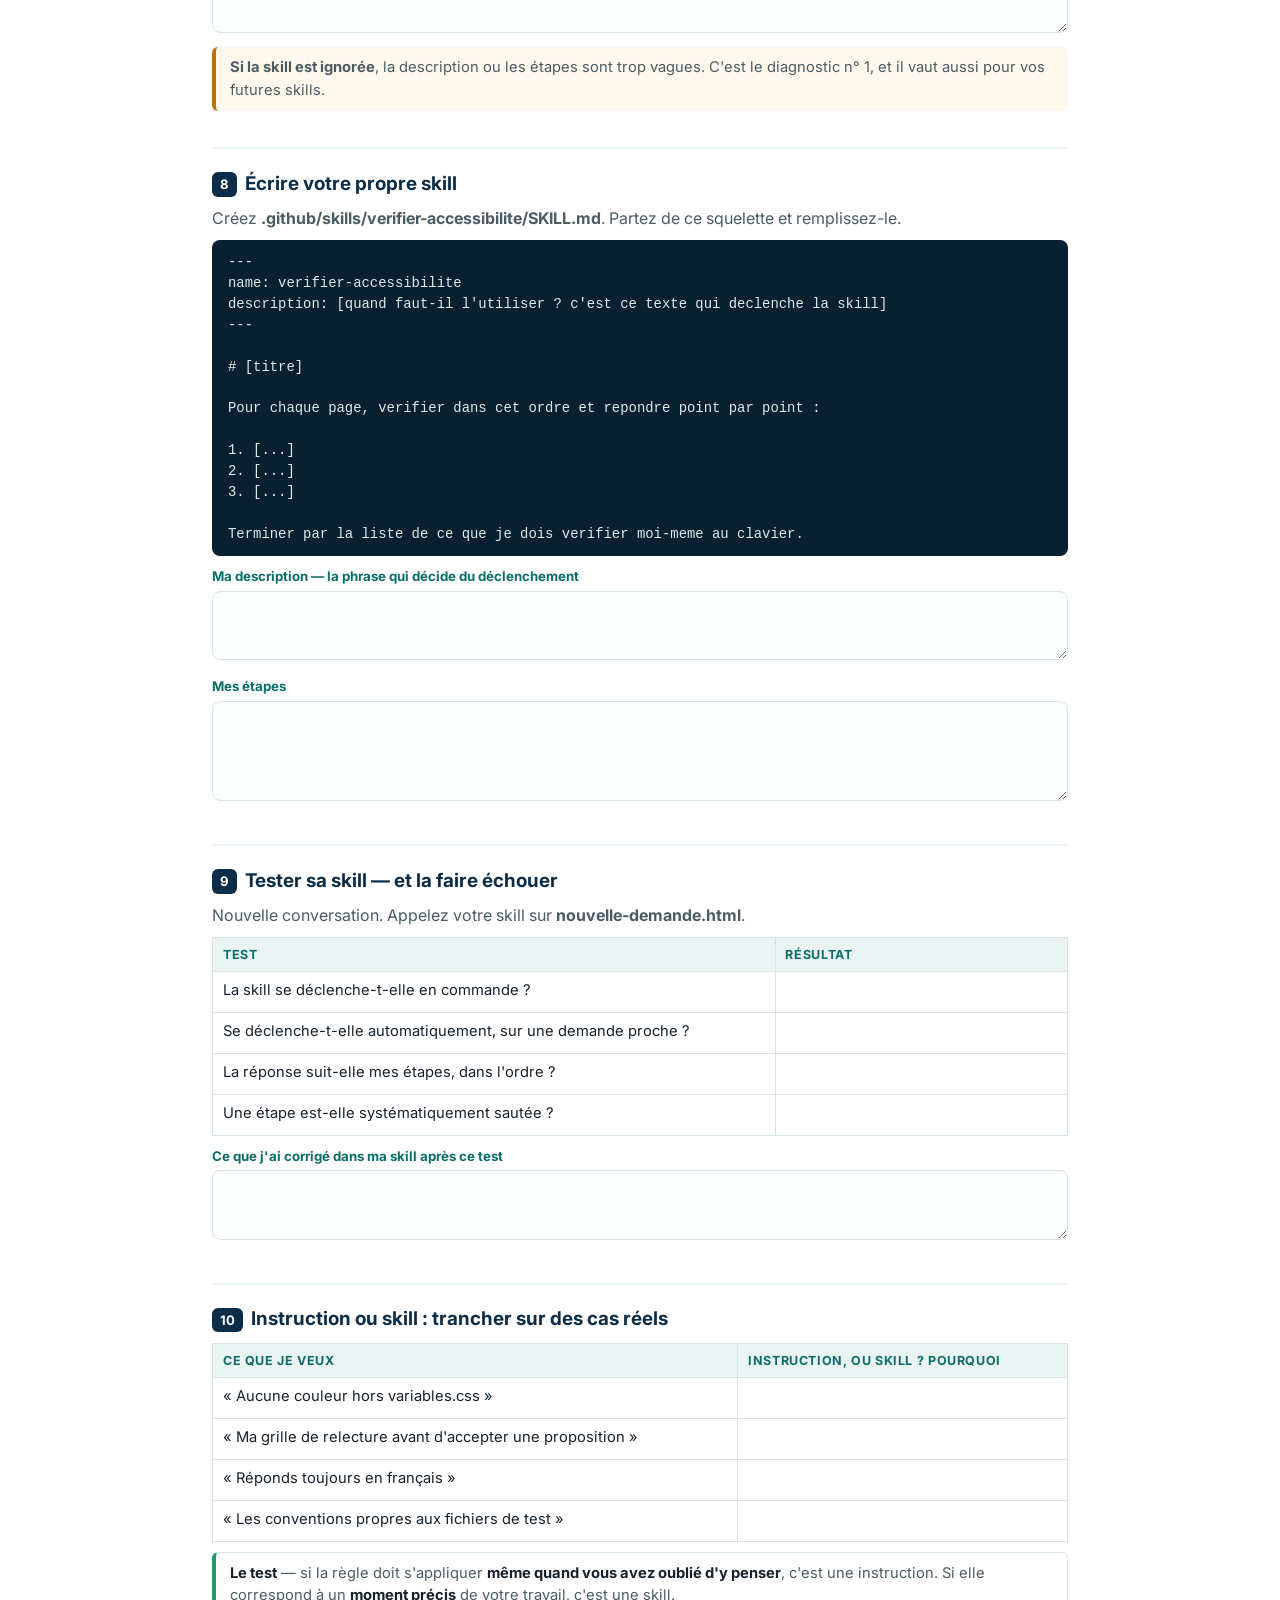
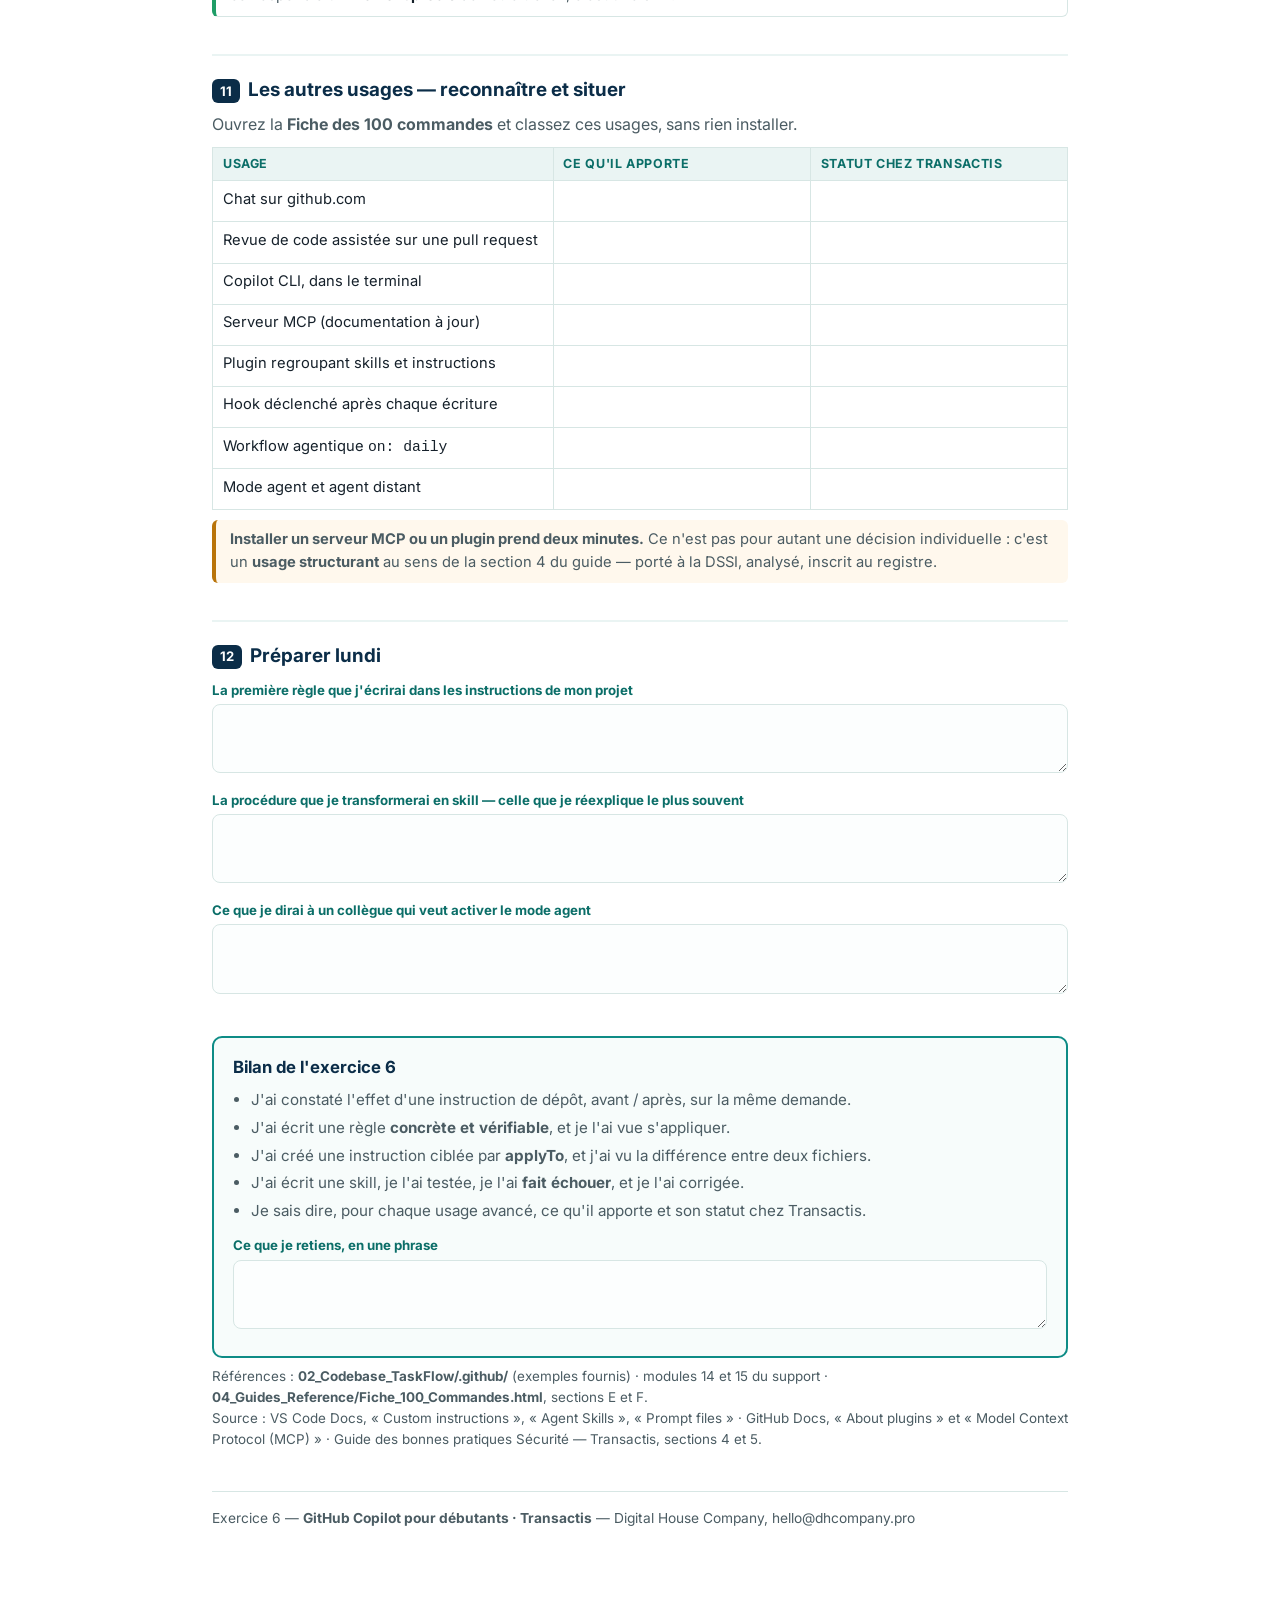
<file: 05_Exercices_2/Exercice_6_Skills_et_autres_usages.html>
<!DOCTYPE html>
<html lang="fr">
<head>
<meta charset="UTF-8">
<meta name="viewport" content="width=device-width, initial-scale=1.0">
<title>Exercice 6 — Skills, instructions et autres usages</title>
<link rel="preconnect" href="https://fonts.googleapis.com">
<link href="https://fonts.googleapis.com/css2?family=Inter:wght@400;600;700;800&display=swap" rel="stylesheet">
<style>
:root{--accent:#0E8C86;--accent2:#0B6E68;--navy:#0B2D48;--text:#16212B;--text2:#4B5C63;--card:#EAF4F3;--border:#D7E6E4;--warn:#B9740A;--good:#1F9D67;--bad:#C1443B;}
*{box-sizing:border-box;margin:0;padding:0;}
body{font-family:'Inter',sans-serif;color:var(--text);background:#fff;line-height:1.55;}
.page{max-width:920px;margin:0 auto;padding:44px 32px 80px;}
.kicker{font-size:.78rem;letter-spacing:.14em;text-transform:uppercase;color:var(--accent2);font-weight:700;margin-bottom:.4rem;}
h1{font-size:2rem;color:var(--navy);margin-bottom:.35rem;}
.sous{color:var(--text2);margin-bottom:1rem;}
.bandeau{display:flex;gap:1.2rem;flex-wrap:wrap;margin:1.2rem 0 1.6rem;}
.bandeau div{border:1px solid var(--border);border-radius:8px;padding:.55rem .9rem;background:var(--card);font-size:.9rem;color:var(--text2);min-width:150px;}
.bandeau b{display:block;color:var(--navy);font-size:.76rem;letter-spacing:.09em;text-transform:uppercase;margin-bottom:.15rem;}
.meta{display:flex;gap:1.4rem;flex-wrap:wrap;margin:0 0 1.8rem;}
.meta label{font-size:.76rem;letter-spacing:.1em;text-transform:uppercase;color:var(--accent2);font-weight:700;display:block;margin-bottom:.22rem;}
input[type=text],input[type=date]{font:inherit;padding:.4rem .6rem;border:1px solid var(--border);border-radius:6px;min-width:190px;}
.objectif{background:var(--card);border-left:4px solid var(--accent);border-radius:6px;padding:.85rem 1.1rem;margin-bottom:1.6rem;color:var(--text2);}
.objectif b{color:var(--navy);}
h2{font-size:1.18rem;color:var(--navy);margin:2.3rem 0 .5rem;padding-top:1.2rem;border-top:2px solid var(--card);}
h2 .num{display:inline-block;background:var(--navy);color:#fff;border-radius:6px;font-size:.82rem;padding:.12rem .5rem;margin-right:.5rem;vertical-align:middle;}
.consigne{color:var(--text2);margin:.3rem 0 .6rem;}
pre{background:#08202F;color:#D9EDEB;padding:.75rem 1rem;border-radius:8px;font-size:.87rem;line-height:1.5;overflow-x:auto;margin:.6rem 0;font-family:ui-monospace,SFMono-Regular,Menlo,Consolas,monospace;white-space:pre-wrap;}
.attendu{border:1px solid var(--border);border-left:4px solid var(--good);border-radius:6px;padding:.55rem .85rem;font-size:.92rem;color:var(--text2);margin:.5rem 0;}
.attendu b{color:var(--text);}
.piege{background:#FFF8ED;border-left:4px solid var(--warn);border-radius:6px;padding:.55rem .85rem;font-size:.92rem;color:var(--text2);margin:.5rem 0;}
.rep{margin:.6rem 0 .3rem;}
.rep label{display:block;font-size:.83rem;font-weight:700;color:var(--accent2);margin-bottom:.25rem;}
textarea{width:100%;min-height:66px;font:inherit;padding:.55rem .7rem;border:1px solid var(--border);border-radius:8px;resize:vertical;background:#FCFEFE;}
.track{display:inline-block;font-size:.66rem;font-weight:700;letter-spacing:.07em;text-transform:uppercase;padding:.12rem .48rem;border-radius:999px;margin-right:.3rem;}
.tw{background:#E3F2F1;color:var(--accent2);} .tj{background:#FBEEDC;color:var(--warn);} .tt{background:#EAF0F6;color:var(--navy);}
table{border-collapse:collapse;width:100%;margin:.6rem 0;}
th,td{border:1px solid var(--border);padding:.42rem .62rem;text-align:left;font-size:.92rem;vertical-align:top;}
th{background:var(--card);color:var(--accent2);font-size:.78rem;text-transform:uppercase;letter-spacing:.05em;}
td input[type=text]{border:none;width:100%;min-width:0;padding:.12rem;}
.bilan{border:2px solid var(--accent);border-radius:10px;padding:1rem 1.2rem;margin-top:2.2rem;background:#F7FCFB;}
.bilan h3{color:var(--navy);font-size:1.05rem;margin-bottom:.5rem;}
.bilan li{color:var(--text2);margin-left:1.1rem;margin-bottom:.25rem;font-size:.95rem;}
.src{font-size:.84rem;color:var(--text2);margin-top:.5rem;}
.src a{color:var(--accent2);}
.pdf{position:fixed;top:14px;right:18px;background:var(--accent);color:#fff;border:none;border-radius:8px;padding:.55rem 1.1rem;font:600 .85rem 'Inter',sans-serif;cursor:pointer;box-shadow:0 2px 8px rgba(11,45,72,.25);}
footer{margin-top:2.6rem;padding-top:1rem;border-top:1px solid var(--border);color:var(--text2);font-size:.86rem;}
@media print{.pdf{display:none;}body{font-size:10pt;}.page{padding:0;}h2{page-break-after:avoid;}textarea{min-height:54px;}}
</style>
</head>
<body>
<button class="pdf" onclick="window.print()">&#11015; Exporter en PDF</button>
<div class="page">

<p class="kicker">Exercice pratique 6 · skills et autres usages</p>
<h1>Skills, instructions et autres usages de GitHub Copilot</h1>
<p class="sous">GitHub Copilot pour débutants — Transactis · terrain <b>TaskFlow</b></p>

<div class="bandeau">
  <div><b>Durée</b>55 minutes</div>
  <div><b>Format</b>Individuel</div>
  <div><b>Pistes</b><span class="track tt">les deux</span></div>
  <div><b>Tâches</b>12 tâches pratiques</div>
</div>

<div class="meta">
  <div><label for="nom">Nom</label><input type="text" id="nom"></div>
  <div><label for="piste">Ma piste</label><input type="text" id="piste"></div>
  <div><label for="date">Date</label><input type="date" id="date"></div>
</div>

<div class="objectif"><b>Objectif</b> — arrêter de répéter les mêmes contraintes à chaque demande. Vous allez écrire, tester et <b>faire échouer</b> une instruction de dépôt, une instruction ciblée et une skill, sur TaskFlow.<br>
<b>Préparation</b> — dans <b>02_Codebase_TaskFlow</b>, renommez le dossier <b>dossier-github-a-renommer</b> en <b>.github</b>. Rechargez la fenêtre de l'éditeur.</div>

<div class="piege"><b>Règle Transactis qui s'applique aussi ici</b> — ces fichiers sont versionnés et partagés avec toute l'équipe. <b>Aucun secret, aucune adresse de serveur interne, aucune donnée réelle</b> ne doit y figurer. Ce sont des documents de projet, pas des notes personnelles.</div>

<h2><span class="num">1</span>Mesurer l'état sans instructions</h2>
<p class="consigne">Avant de renommer le dossier, dans une conversation neuve :</p>
<pre>#file css/components.css
Ajoute une variante compacte du badge de priorite.</pre>
<div class="rep"><label>La proposition respecte-t-elle les conventions du projet — préfixe <b>tf-</b>, jetons de <b>variables.css</b>, aucun JavaScript ? Notez précisément ce qui cloche.</label><textarea style="min-height:74px"></textarea></div>

<h2><span class="num">2</span>Activer les instructions et refaire la même demande</h2>
<p class="consigne">Renommez maintenant le dossier en <b>.github</b>, rechargez l'éditeur, ouvrez une <b>nouvelle</b> conversation, et envoyez <b>exactement la même demande</b>.</p>
<div class="rep"><label>Ce qui change dans la réponse, sans que je l'aie demandé</label><textarea style="min-height:74px"></textarea></div>
<div class="attendu"><b>C'est tout l'intérêt du mécanisme</b> — une page d'instructions bien écrite vaut mieux que dix prompts très longs. Vous n'avez rien à mentionner : le fichier est lu automatiquement.</div>

<h2><span class="num">3</span>Lire ce qui pilote la réponse</h2>
<p class="consigne">Ouvrez <b>.github/copilot-instructions.md</b> et repérez les règles qui ont produit la différence.</p>
<table>
  <tr><th>Différence observée</th><th>La règle qui l'a produite</th></tr>
  <tr><td><input type="text"></td><td><input type="text"></td></tr>
  <tr><td><input type="text"></td><td><input type="text"></td></tr>
  <tr><td><input type="text"></td><td><input type="text"></td></tr>
</table>

<h2><span class="num">4</span>Ajouter votre propre règle — et la voir s'appliquer</h2>
<p class="consigne">Ajoutez une règle concrète et vérifiable à la fin de <b>copilot-instructions.md</b>, par exemple :</p>
<pre>- Toute nouvelle classe CSS doit etre documentee par un commentaire d'une ligne
  indiquant sur quelles pages elle est utilisee.</pre>
<div class="rep"><label>Ma règle</label><textarea style="min-height:48px"></textarea></div>
<div class="rep"><label>La demande de test que j'ai envoyée, et le résultat</label><textarea style="min-height:70px"></textarea></div>
<div class="piege">Une règle du type « écris du code de qualité » n'a <b>aucun effet</b> et occupe de la place. Le test : peut-on vérifier objectivement qu'elle est respectée ?</div>

<h2><span class="num">5</span>Une instruction qui ne vaut que pour certains fichiers</h2>
<p class="consigne">Ouvrez <b>.github/instructions/css.instructions.md</b> et lisez son en-tête <b>applyTo</b>.</p>
<pre>---
name: 'Conventions CSS de TaskFlow'
description: 'Regles de style pour toutes les feuilles CSS du projet'
applyTo: '**/*.css'
---</pre>
<p class="consigne">Créez à côté un second fichier <b>legacy.instructions.md</b> avec <code>applyTo: 'css/legacy-styles.css'</code> et une règle propre au code hérité.</p>
<div class="rep"><label>Ma règle pour le fichier hérité</label><textarea style="min-height:60px"></textarea></div>
<div class="rep"><label>Test : je pose la même question sur <b>components.css</b> puis sur <b>legacy-styles.css</b>. Différence observée ?</label><textarea style="min-height:70px"></textarea></div>
<div class="attendu"><b>Les couches s'additionnent</b> — organisation, dépôt, fichier ciblé, puis votre demande. Il n'y a pas de gagnant unique : c'est pourquoi il ne faut pas écrire d'instructions contradictoires.</div>

<h2><span class="num">6</span>Lire une skill existante</h2>
<p class="consigne">Ouvrez <b>.github/skills/revue-taskflow/SKILL.md</b>.</p>
<table>
  <tr><th>Champ de l'en-tête</th><th>Sa valeur ici</th><th>À quoi il sert</th></tr>
  <tr><td><b>name</b></td><td><input type="text"></td><td><input type="text"></td></tr>
  <tr><td><b>description</b></td><td><input type="text"></td><td><input type="text"></td></tr>
</table>
<div class="attendu"><b>La description est le champ qui compte le plus</b> : c'est elle qui décide du chargement automatique. Mal écrite, la skill ne se déclenche jamais — ou se déclenche à contretemps.</div>

<h2><span class="num">7</span>Déclencher la skill, des deux façons</h2>
<pre>A · en commande :   /revue-taskflow   puis la proposition a relire
B · automatiquement : « Relis cette modification avant que je l'accepte. »</pre>
<div class="rep"><label>Les deux déclenchements fonctionnent-ils ? La réponse suit-elle réellement les cinq étapes écrites dans la skill ?</label><textarea style="min-height:74px"></textarea></div>
<div class="piege"><b>Si la skill est ignorée</b>, la description ou les étapes sont trop vagues. C'est le diagnostic n° 1, et il vaut aussi pour vos futures skills.</div>

<h2><span class="num">8</span>Écrire votre propre skill</h2>
<p class="consigne">Créez <b>.github/skills/verifier-accessibilite/SKILL.md</b>. Partez de ce squelette et remplissez-le.</p>
<pre>---
name: verifier-accessibilite
description: [quand faut-il l'utiliser ? c'est ce texte qui declenche la skill]
---

# [titre]

Pour chaque page, verifier dans cet ordre et repondre point par point :

1. [...]
2. [...]
3. [...]

Terminer par la liste de ce que je dois verifier moi-meme au clavier.</pre>
<div class="rep"><label>Ma description — la phrase qui décide du déclenchement</label><textarea style="min-height:52px"></textarea></div>
<div class="rep"><label>Mes étapes</label><textarea style="min-height:100px"></textarea></div>

<h2><span class="num">9</span>Tester sa skill — et la faire échouer</h2>
<p class="consigne">Nouvelle conversation. Appelez votre skill sur <b>nouvelle-demande.html</b>.</p>
<table>
  <tr><th>Test</th><th>Résultat</th></tr>
  <tr><td>La skill se déclenche-t-elle en commande ?</td><td><input type="text"></td></tr>
  <tr><td>Se déclenche-t-elle automatiquement, sur une demande proche ?</td><td><input type="text"></td></tr>
  <tr><td>La réponse suit-elle mes étapes, dans l'ordre ?</td><td><input type="text"></td></tr>
  <tr><td>Une étape est-elle systématiquement sautée ?</td><td><input type="text"></td></tr>
</table>
<div class="rep"><label>Ce que j'ai corrigé dans ma skill après ce test</label><textarea></textarea></div>

<h2><span class="num">10</span>Instruction ou skill : trancher sur des cas réels</h2>
<table>
  <tr><th>Ce que je veux</th><th>Instruction, ou skill ? Pourquoi</th></tr>
  <tr><td>« Aucune couleur hors variables.css »</td><td><input type="text"></td></tr>
  <tr><td>« Ma grille de relecture avant d'accepter une proposition »</td><td><input type="text"></td></tr>
  <tr><td>« Réponds toujours en français »</td><td><input type="text"></td></tr>
  <tr><td>« Les conventions propres aux fichiers de test »</td><td><input type="text"></td></tr>
</table>
<div class="attendu"><b>Le test</b> — si la règle doit s'appliquer <b>même quand vous avez oublié d'y penser</b>, c'est une instruction. Si elle correspond à un <b>moment précis</b> de votre travail, c'est une skill.</div>

<h2><span class="num">11</span>Les autres usages — reconnaître et situer</h2>
<p class="consigne">Ouvrez la <b>Fiche des 100 commandes</b> et classez ces usages, sans rien installer.</p>
<table>
  <tr><th>Usage</th><th>Ce qu'il apporte</th><th>Statut chez Transactis</th></tr>
  <tr><td>Chat sur github.com</td><td><input type="text"></td><td><input type="text"></td></tr>
  <tr><td>Revue de code assistée sur une pull request</td><td><input type="text"></td><td><input type="text"></td></tr>
  <tr><td>Copilot CLI, dans le terminal</td><td><input type="text"></td><td><input type="text"></td></tr>
  <tr><td>Serveur MCP (documentation à jour)</td><td><input type="text"></td><td><input type="text"></td></tr>
  <tr><td>Plugin regroupant skills et instructions</td><td><input type="text"></td><td><input type="text"></td></tr>
  <tr><td>Hook déclenché après chaque écriture</td><td><input type="text"></td><td><input type="text"></td></tr>
  <tr><td>Workflow agentique <code>on: daily</code></td><td><input type="text"></td><td><input type="text"></td></tr>
  <tr><td>Mode agent et agent distant</td><td><input type="text"></td><td><input type="text"></td></tr>
</table>
<div class="piege"><b>Installer un serveur MCP ou un plugin prend deux minutes.</b> Ce n'est pas pour autant une décision individuelle : c'est un <b>usage structurant</b> au sens de la section 4 du guide — porté à la DSSI, analysé, inscrit au registre.</div>

<h2><span class="num">12</span>Préparer lundi</h2>
<div class="rep"><label>La première règle que j'écrirai dans les instructions de <b>mon</b> projet</label><textarea style="min-height:52px"></textarea></div>
<div class="rep"><label>La procédure que je transformerai en skill — celle que je réexplique le plus souvent</label><textarea style="min-height:52px"></textarea></div>
<div class="rep"><label>Ce que je dirai à un collègue qui veut activer le mode agent</label><textarea style="min-height:70px"></textarea></div>

<div class="bilan">
  <h3>Bilan de l'exercice 6</h3>
  <ul>
    <li>J'ai constaté l'effet d'une instruction de dépôt, avant / après, sur la même demande.</li>
    <li>J'ai écrit une règle <b>concrète et vérifiable</b>, et je l'ai vue s'appliquer.</li>
    <li>J'ai créé une instruction ciblée par <b>applyTo</b>, et j'ai vu la différence entre deux fichiers.</li>
    <li>J'ai écrit une skill, je l'ai testée, je l'ai <b>fait échouer</b>, et je l'ai corrigée.</li>
    <li>Je sais dire, pour chaque usage avancé, ce qu'il apporte et son statut chez Transactis.</li>
  </ul>
  <div class="rep" style="margin-top:.8rem;"><label>Ce que je retiens, en une phrase</label><textarea></textarea></div>
</div>

<div class="src">Références : <b>02_Codebase_TaskFlow/.github/</b> (exemples fournis) · modules 14 et 15 du support · <b>04_Guides_Reference/Fiche_100_Commandes.html</b>, sections E et F.<br>
Source : VS Code Docs, « Custom instructions », « Agent Skills », « Prompt files » · GitHub Docs, « About plugins » et « Model Context Protocol (MCP) » · Guide des bonnes pratiques Sécurité — Transactis, sections 4 et 5.</div>

<footer>Exercice 6 — <b>GitHub Copilot pour débutants · Transactis</b> — Digital House Company, hello@dhcompany.pro</footer>
</div>
</body>
</html>
</file>
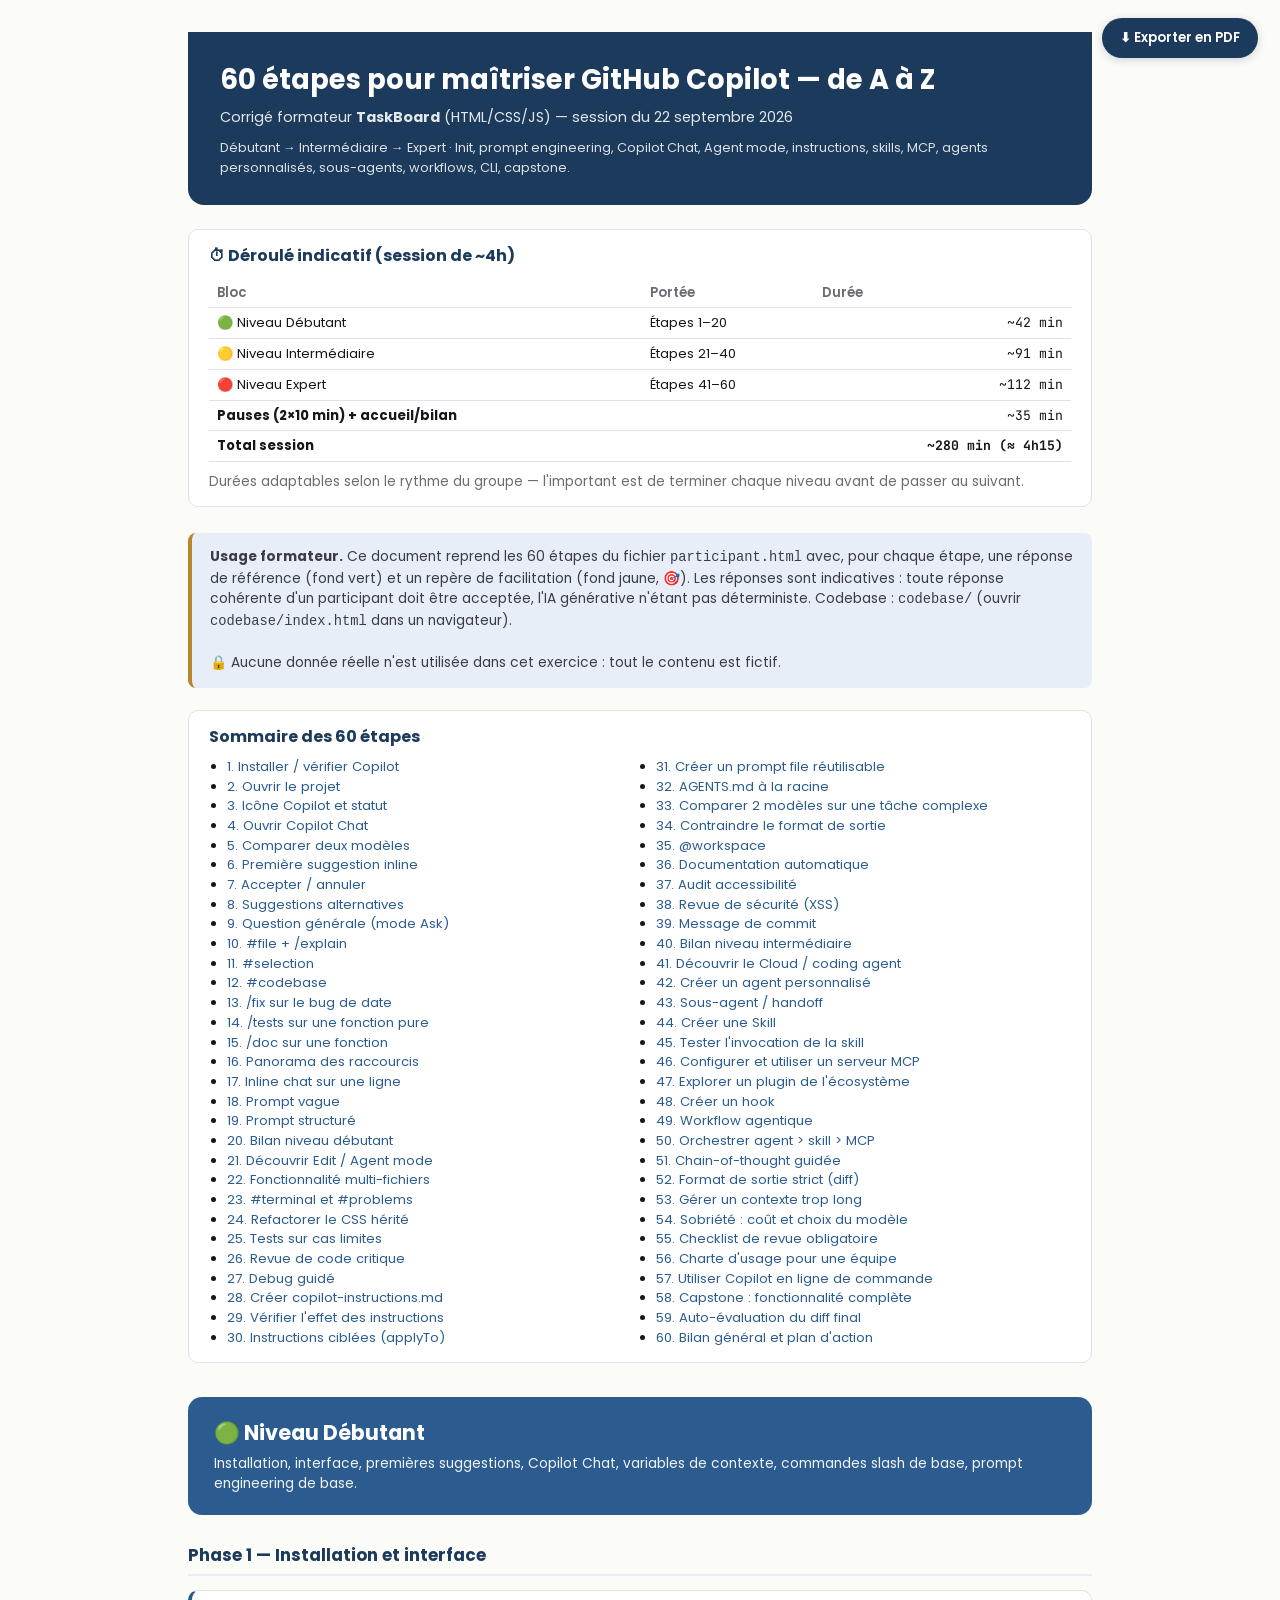
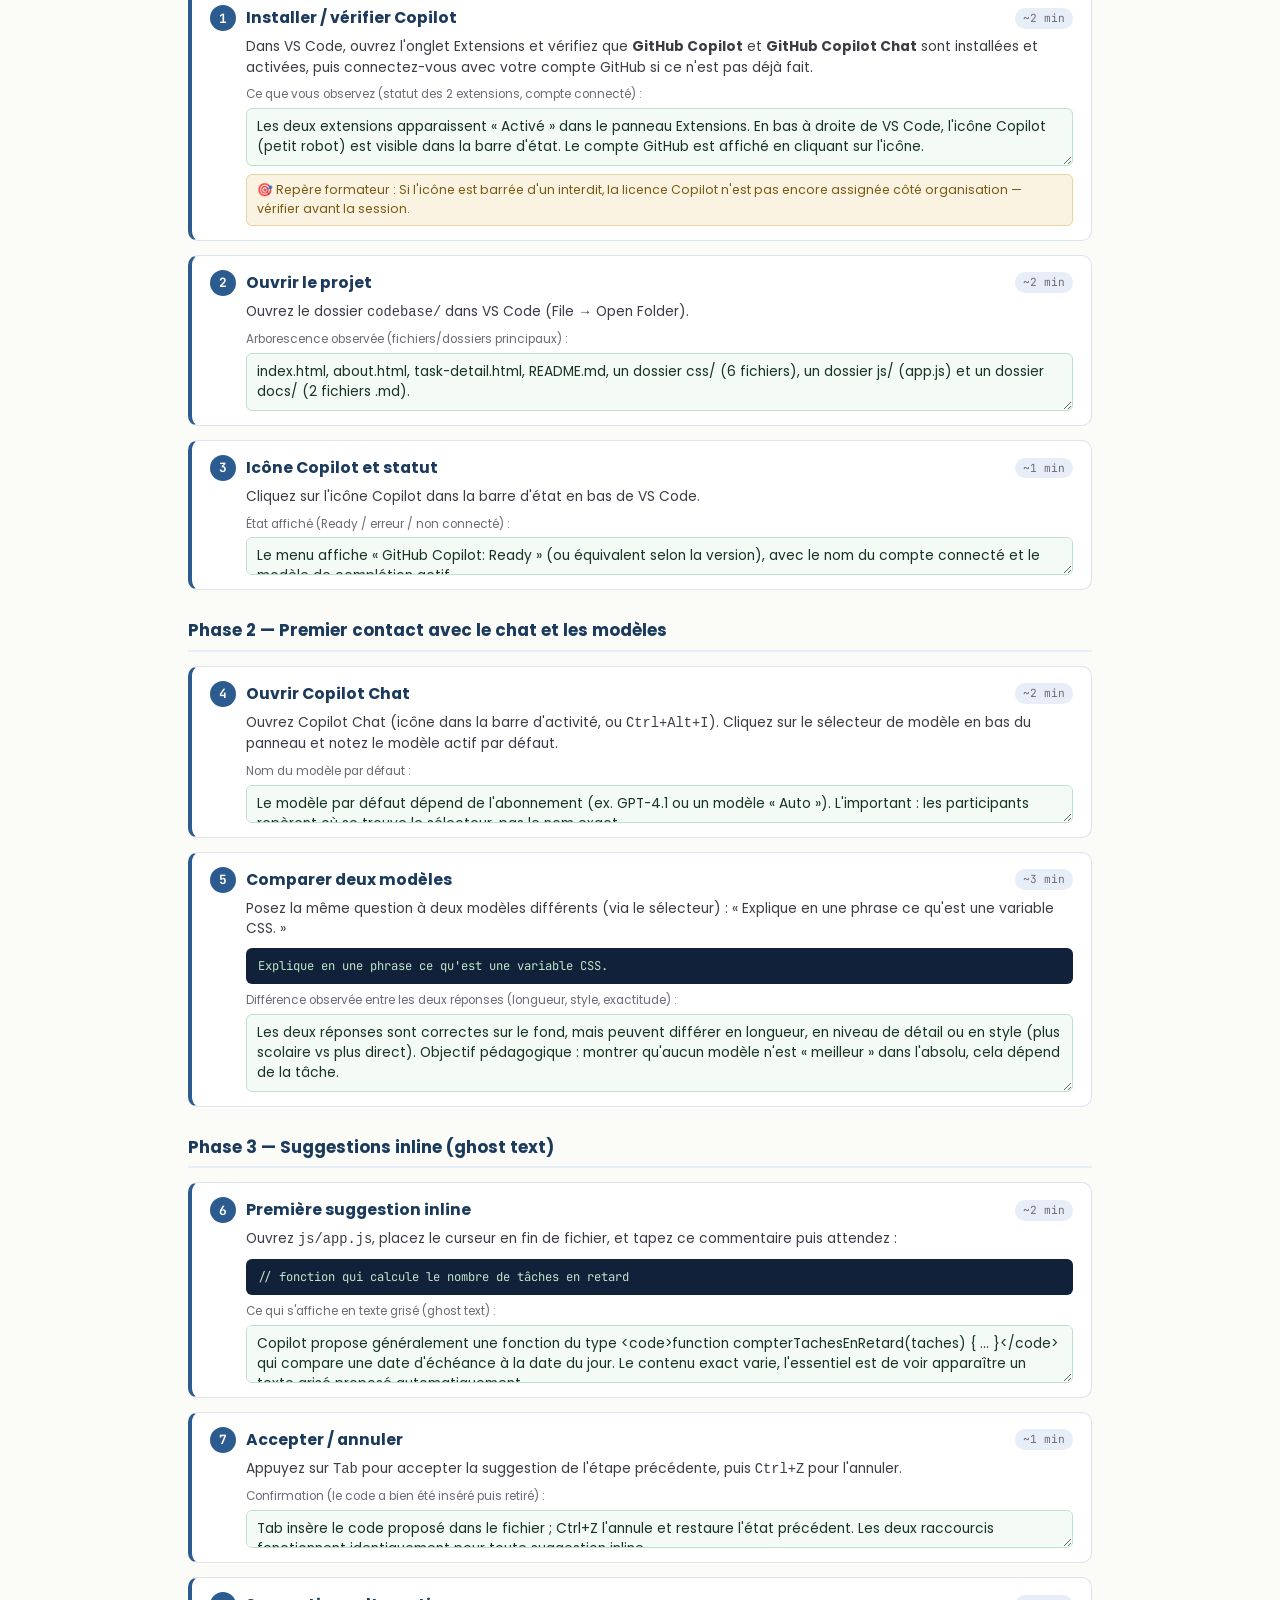
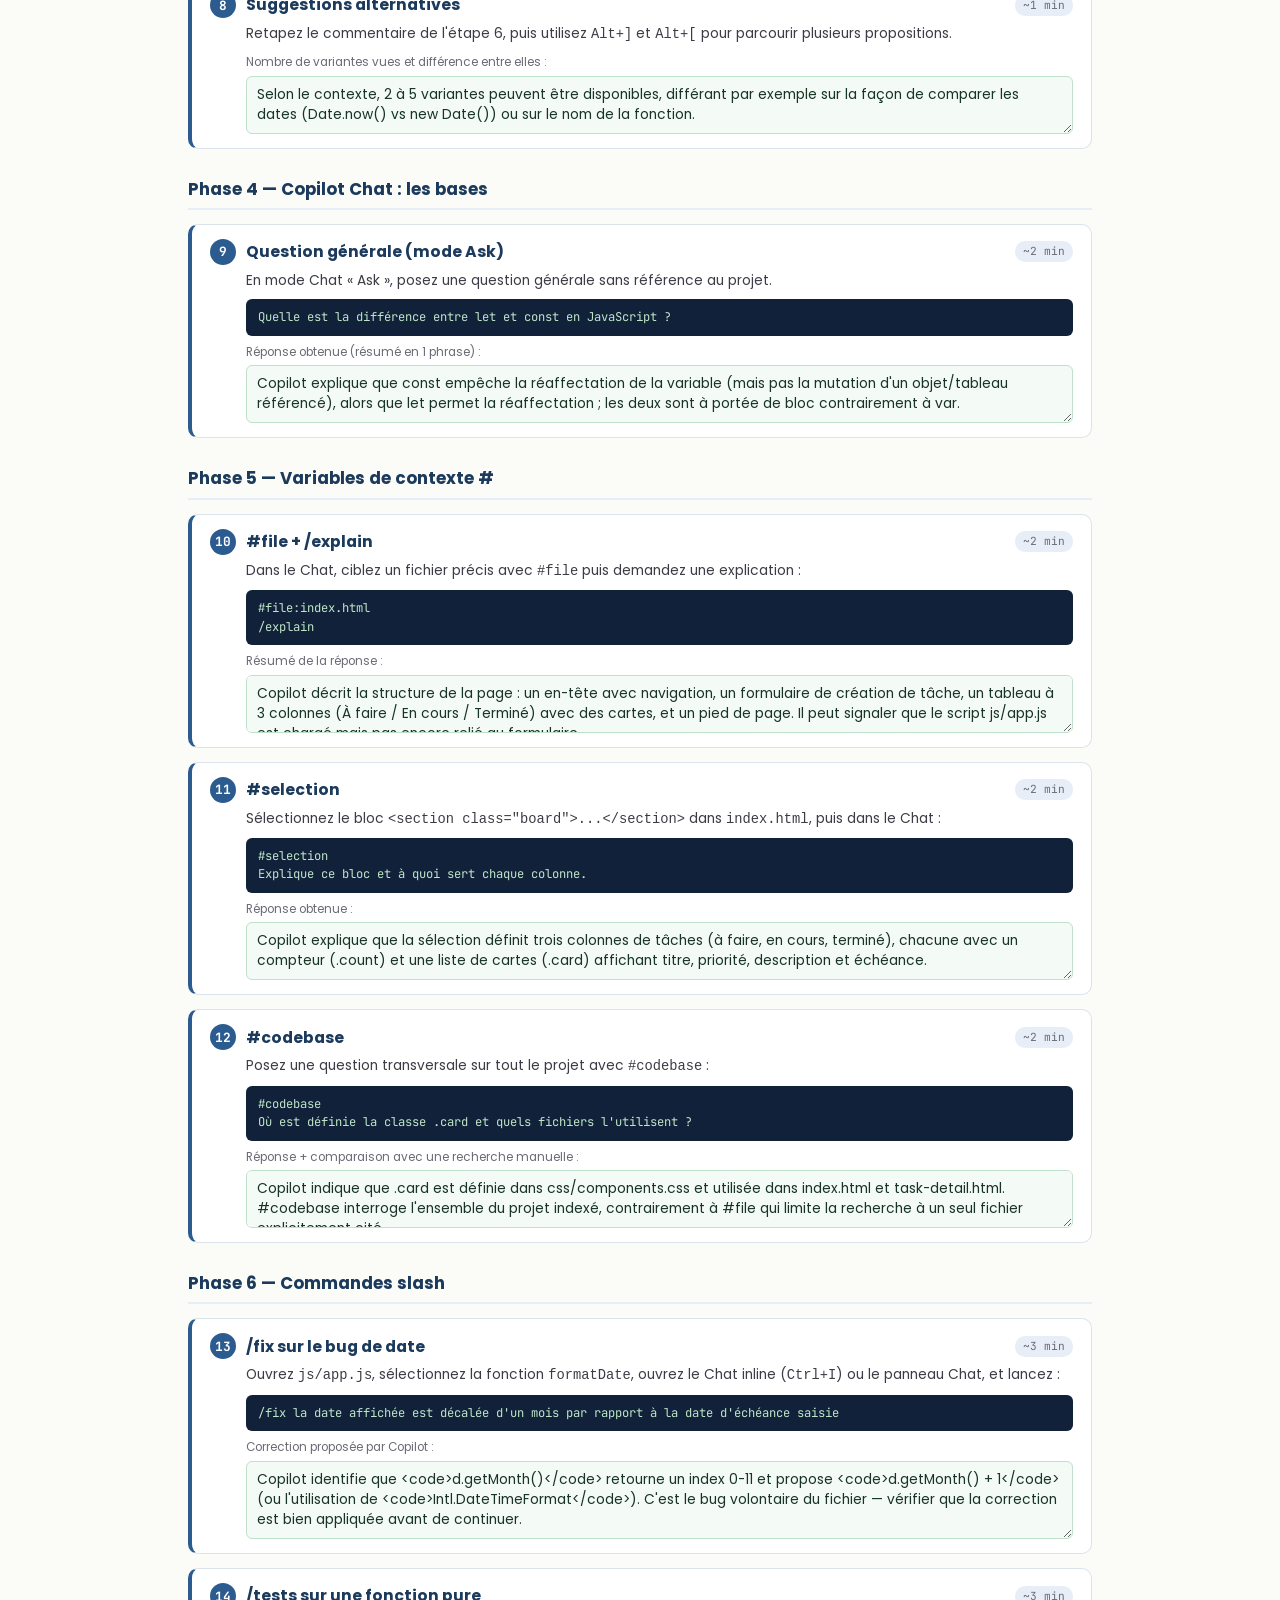
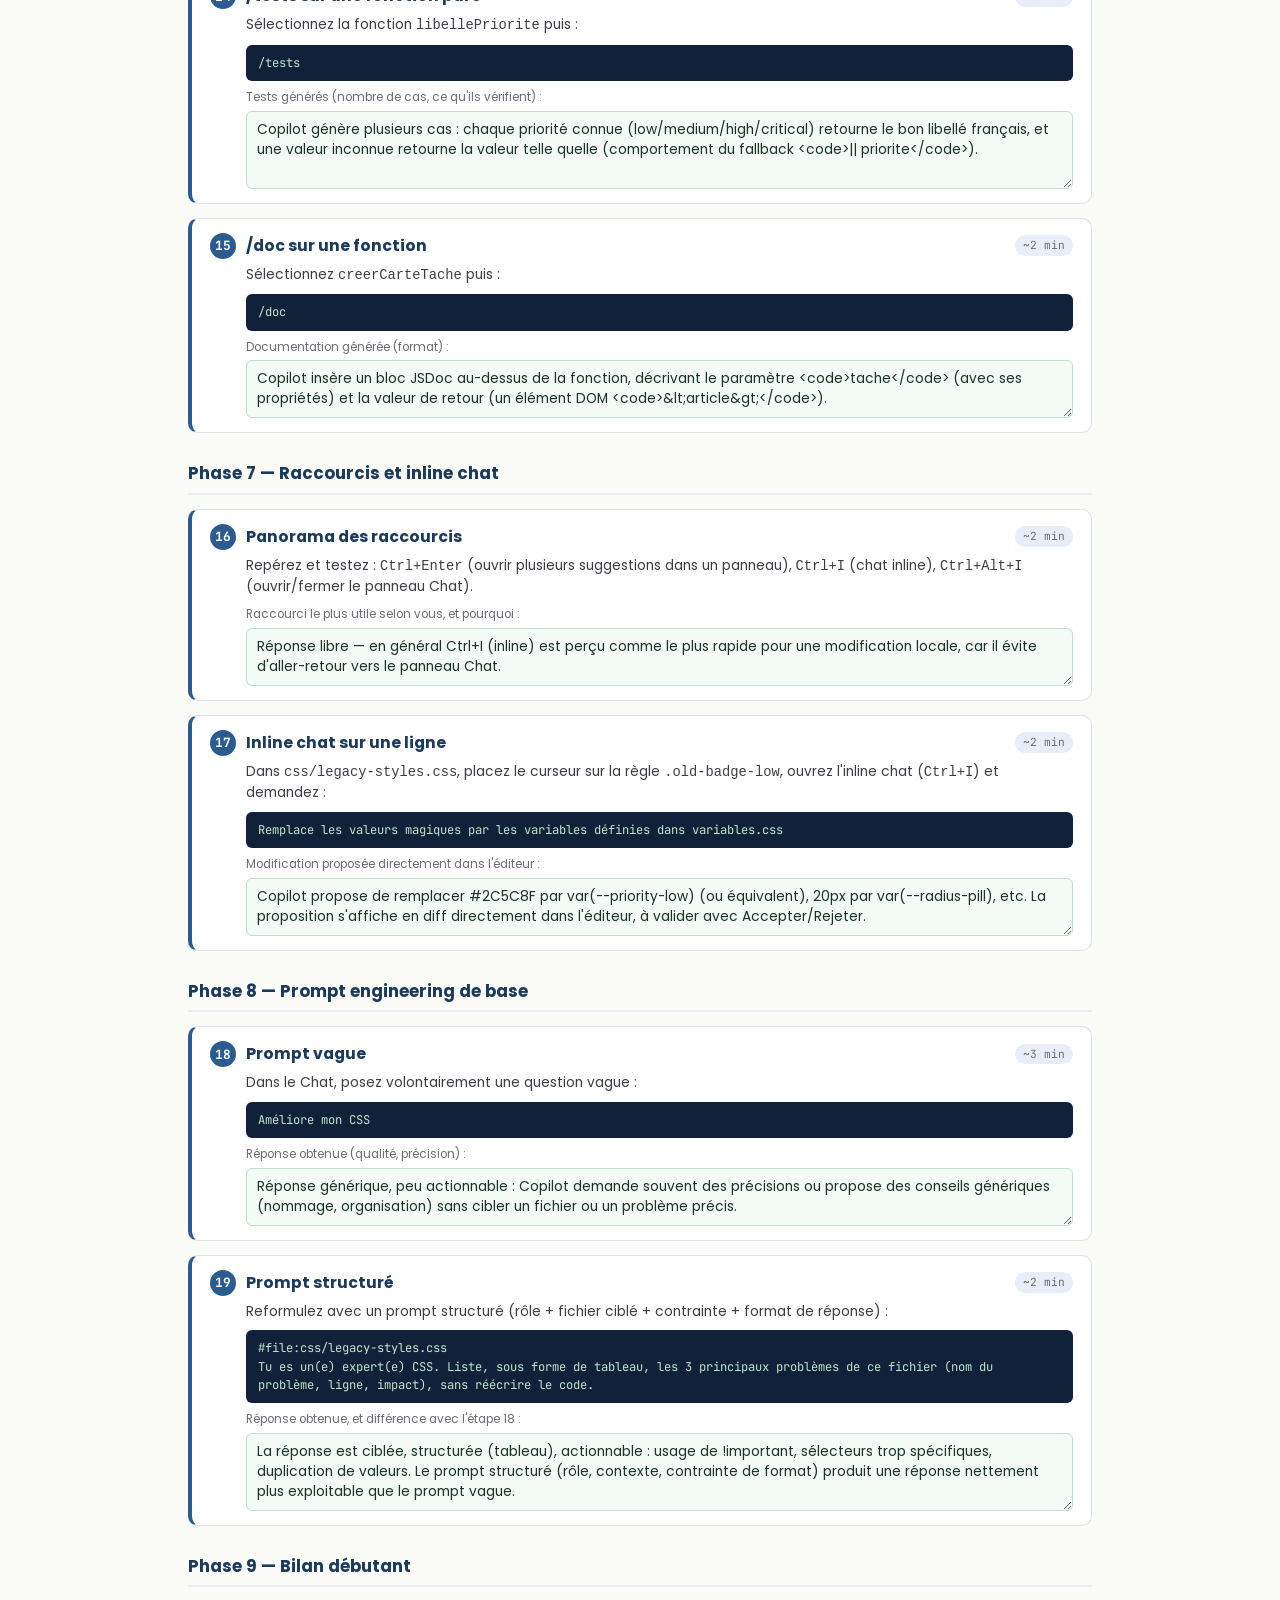
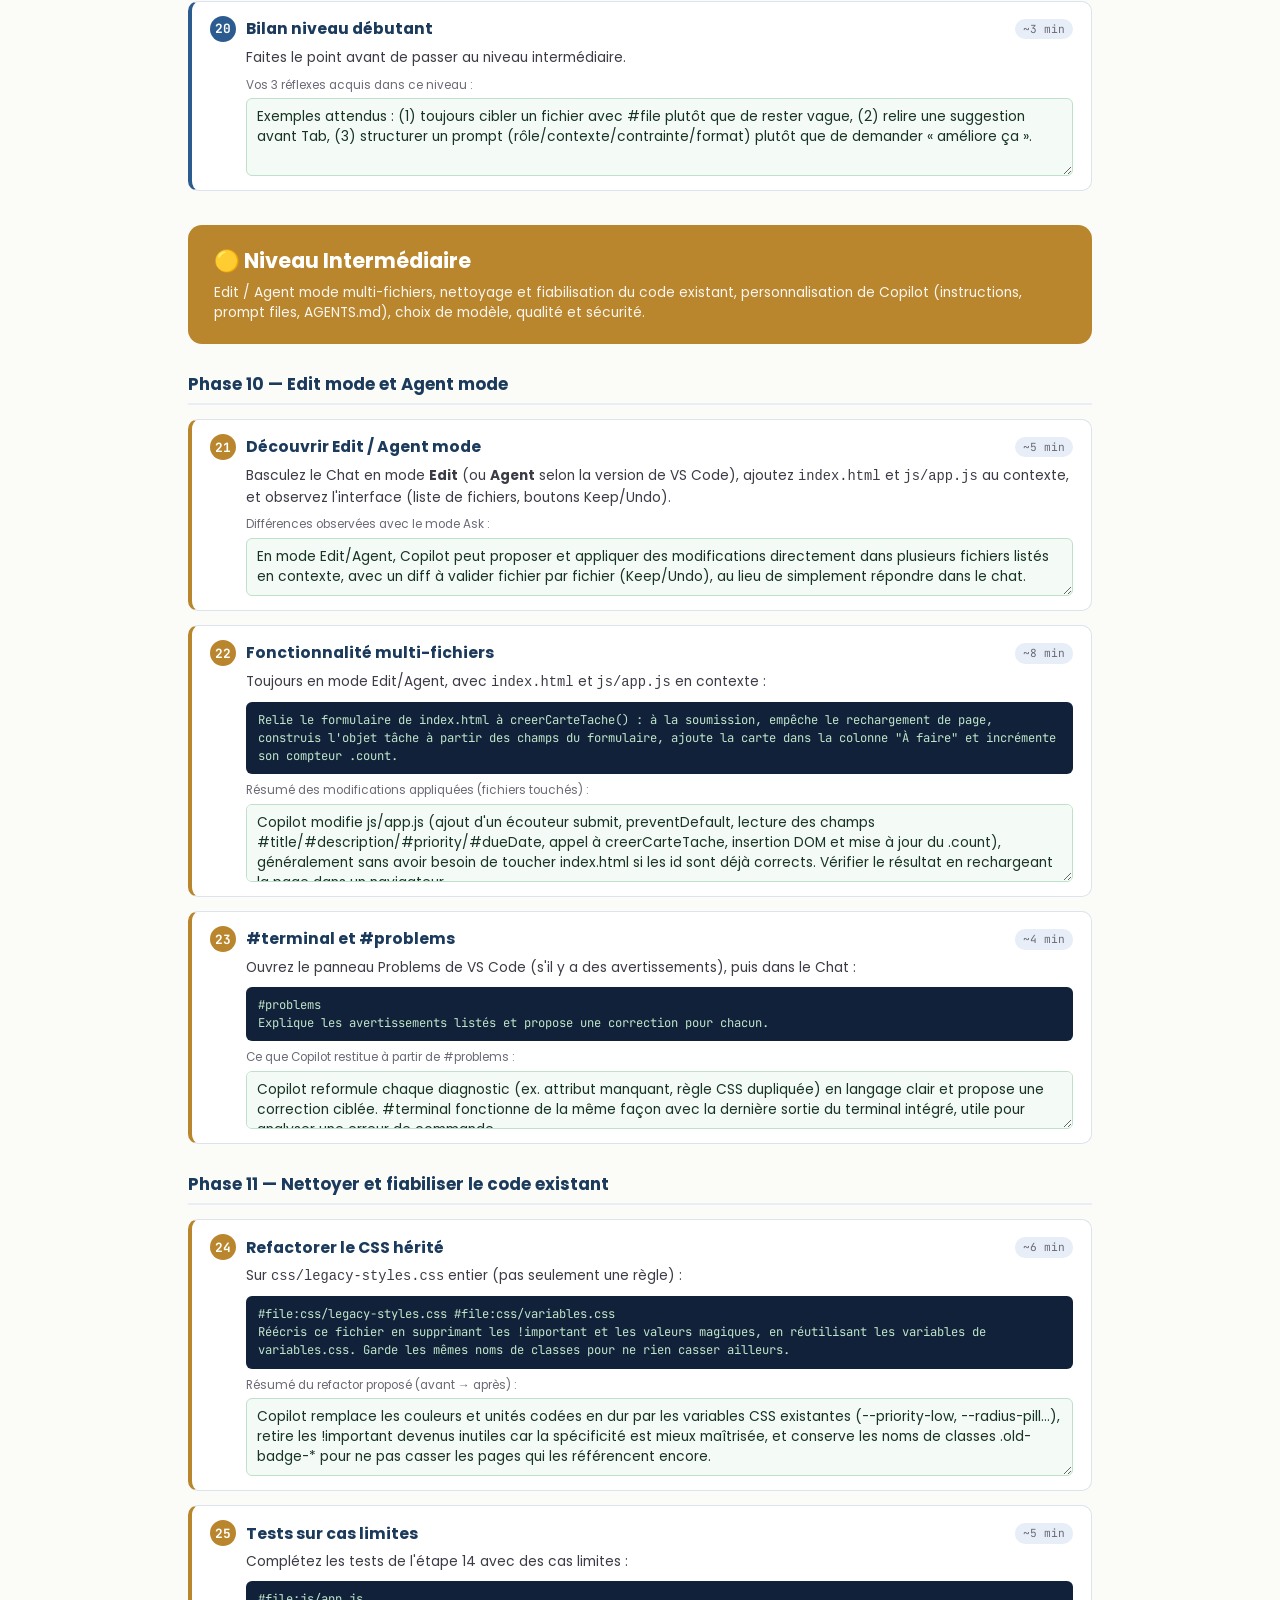
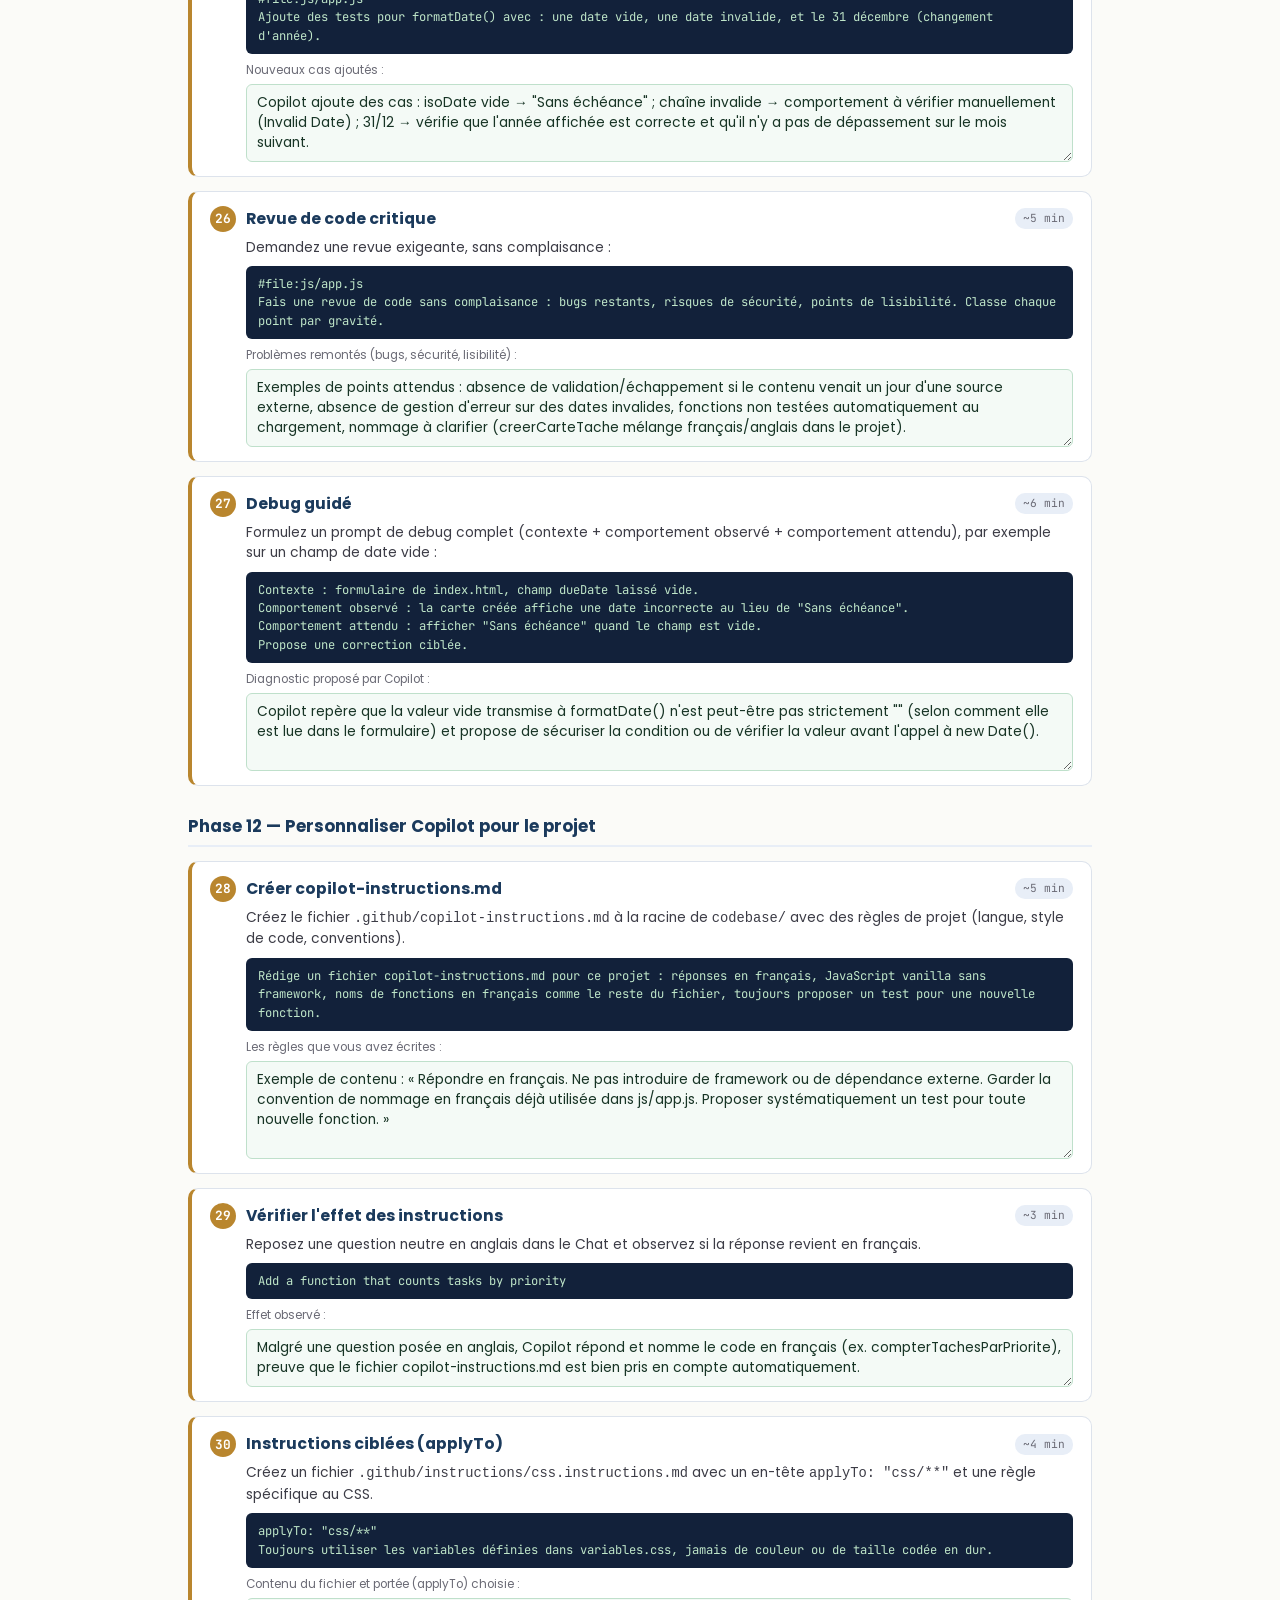
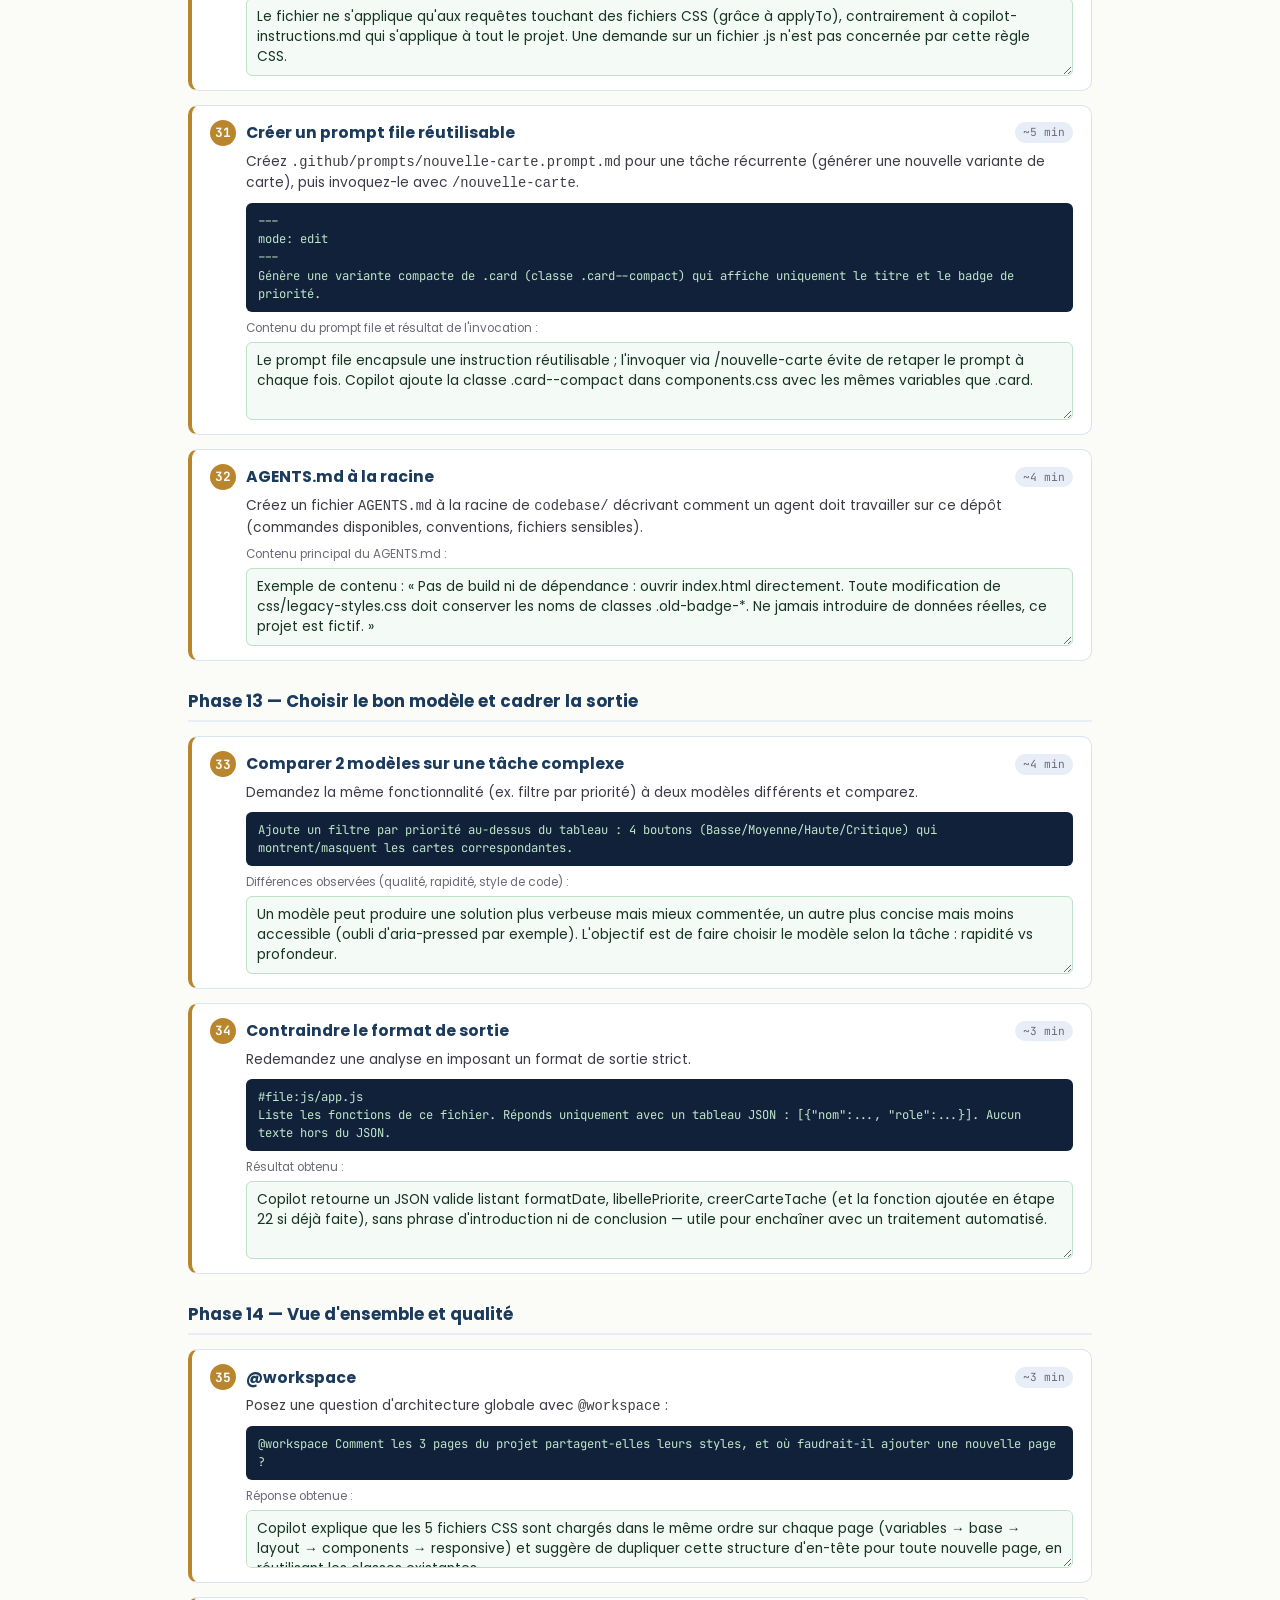
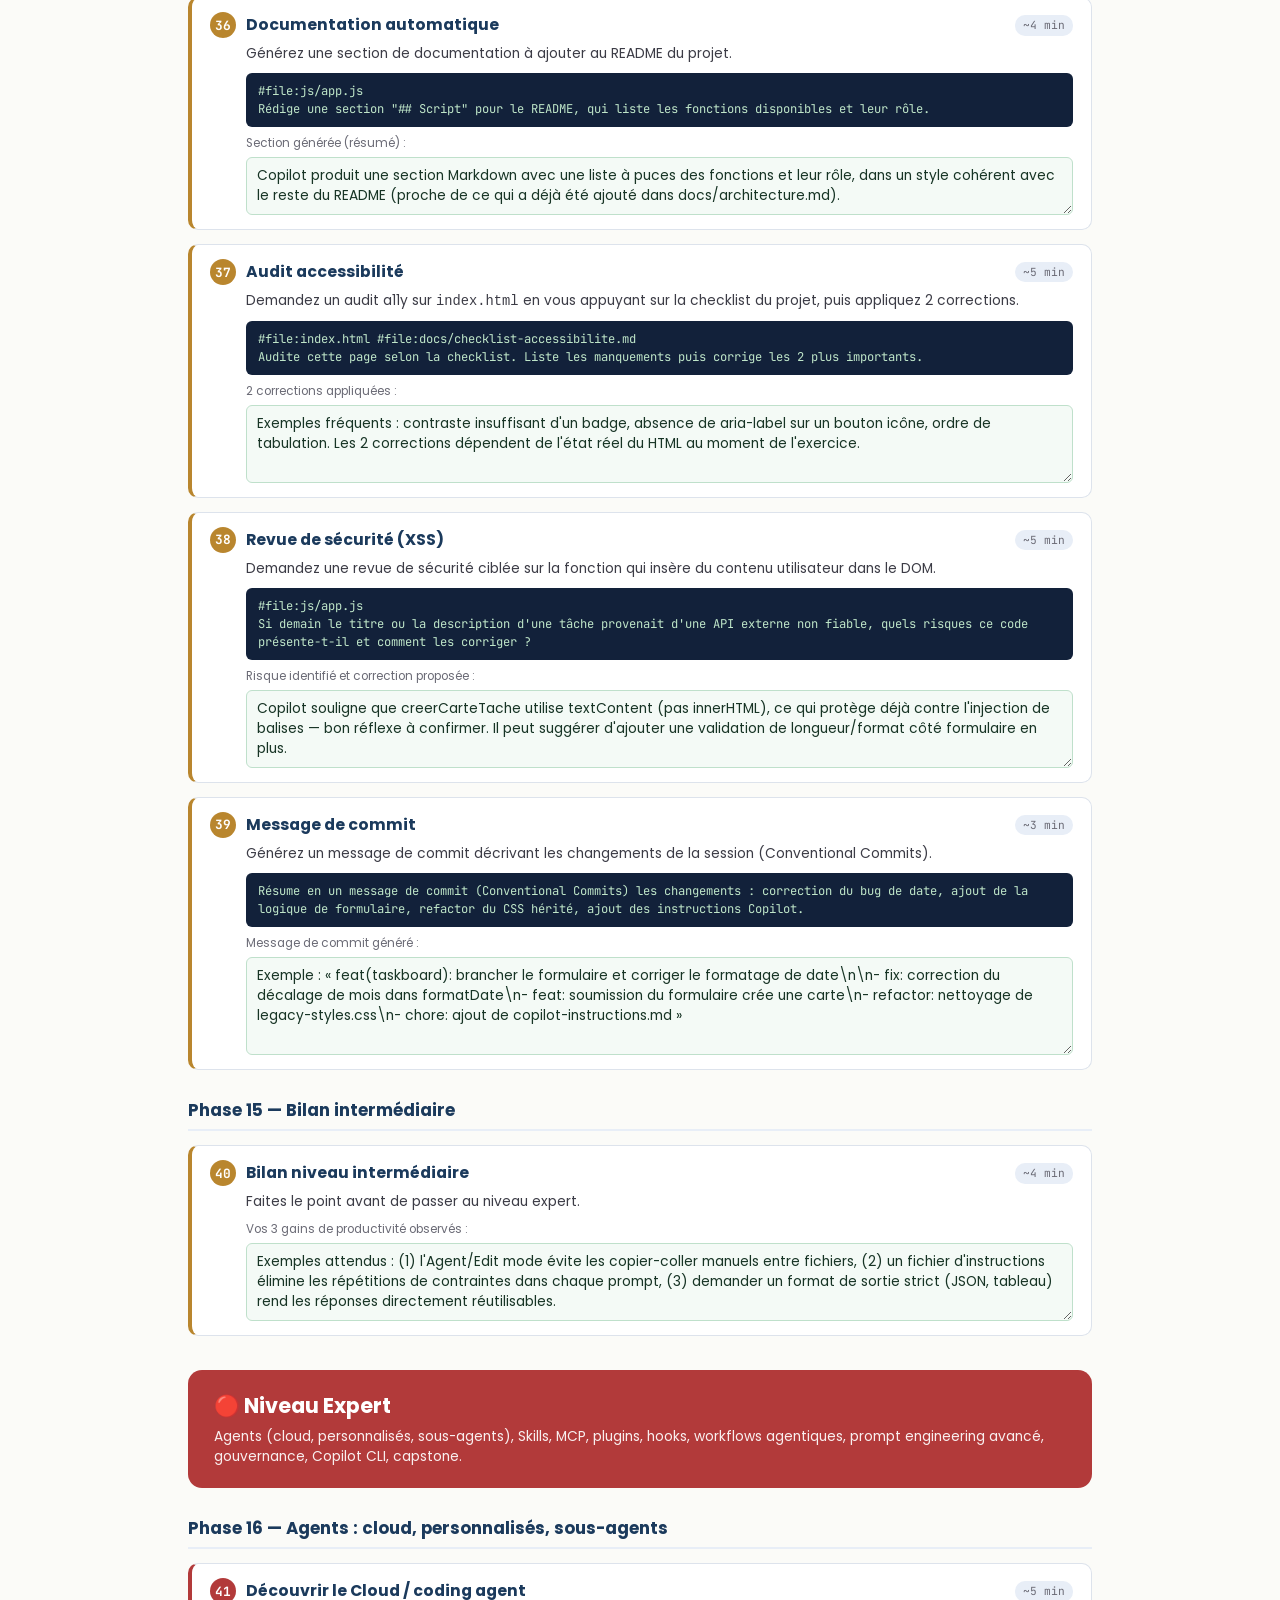
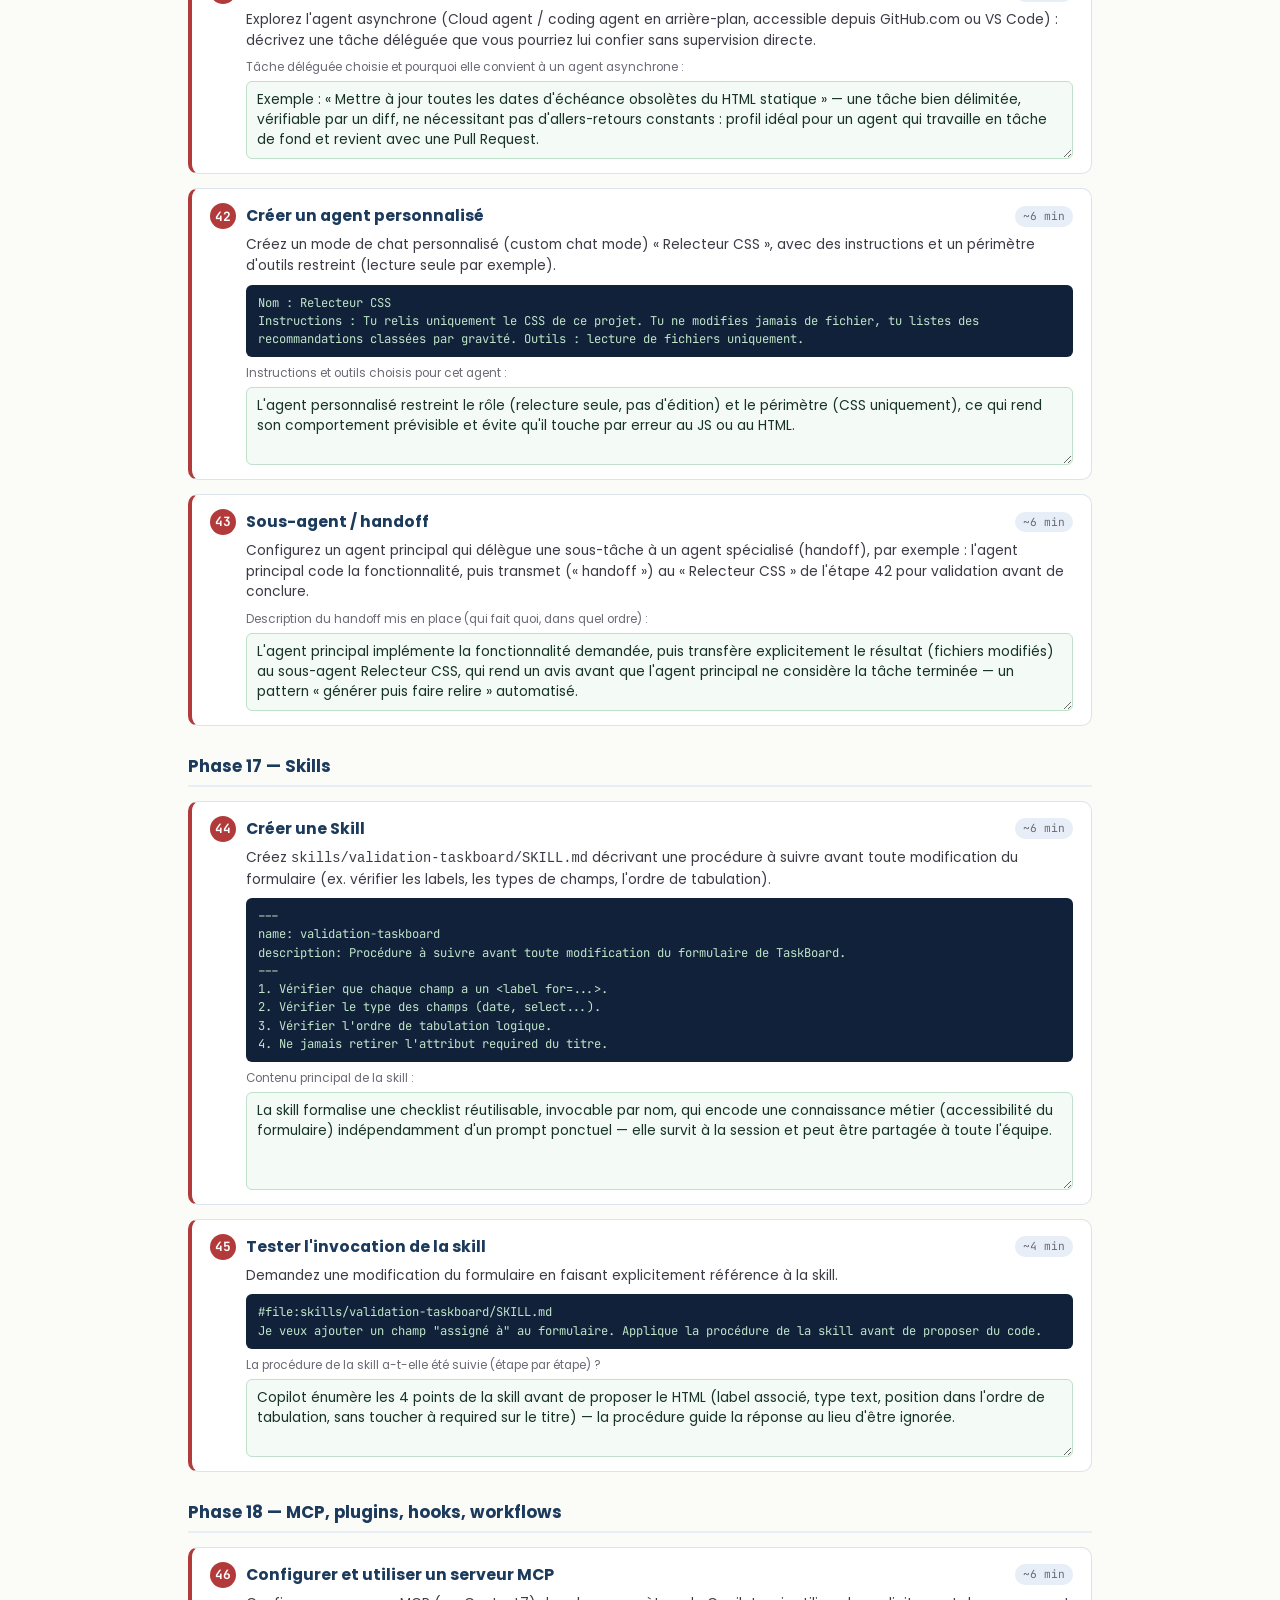
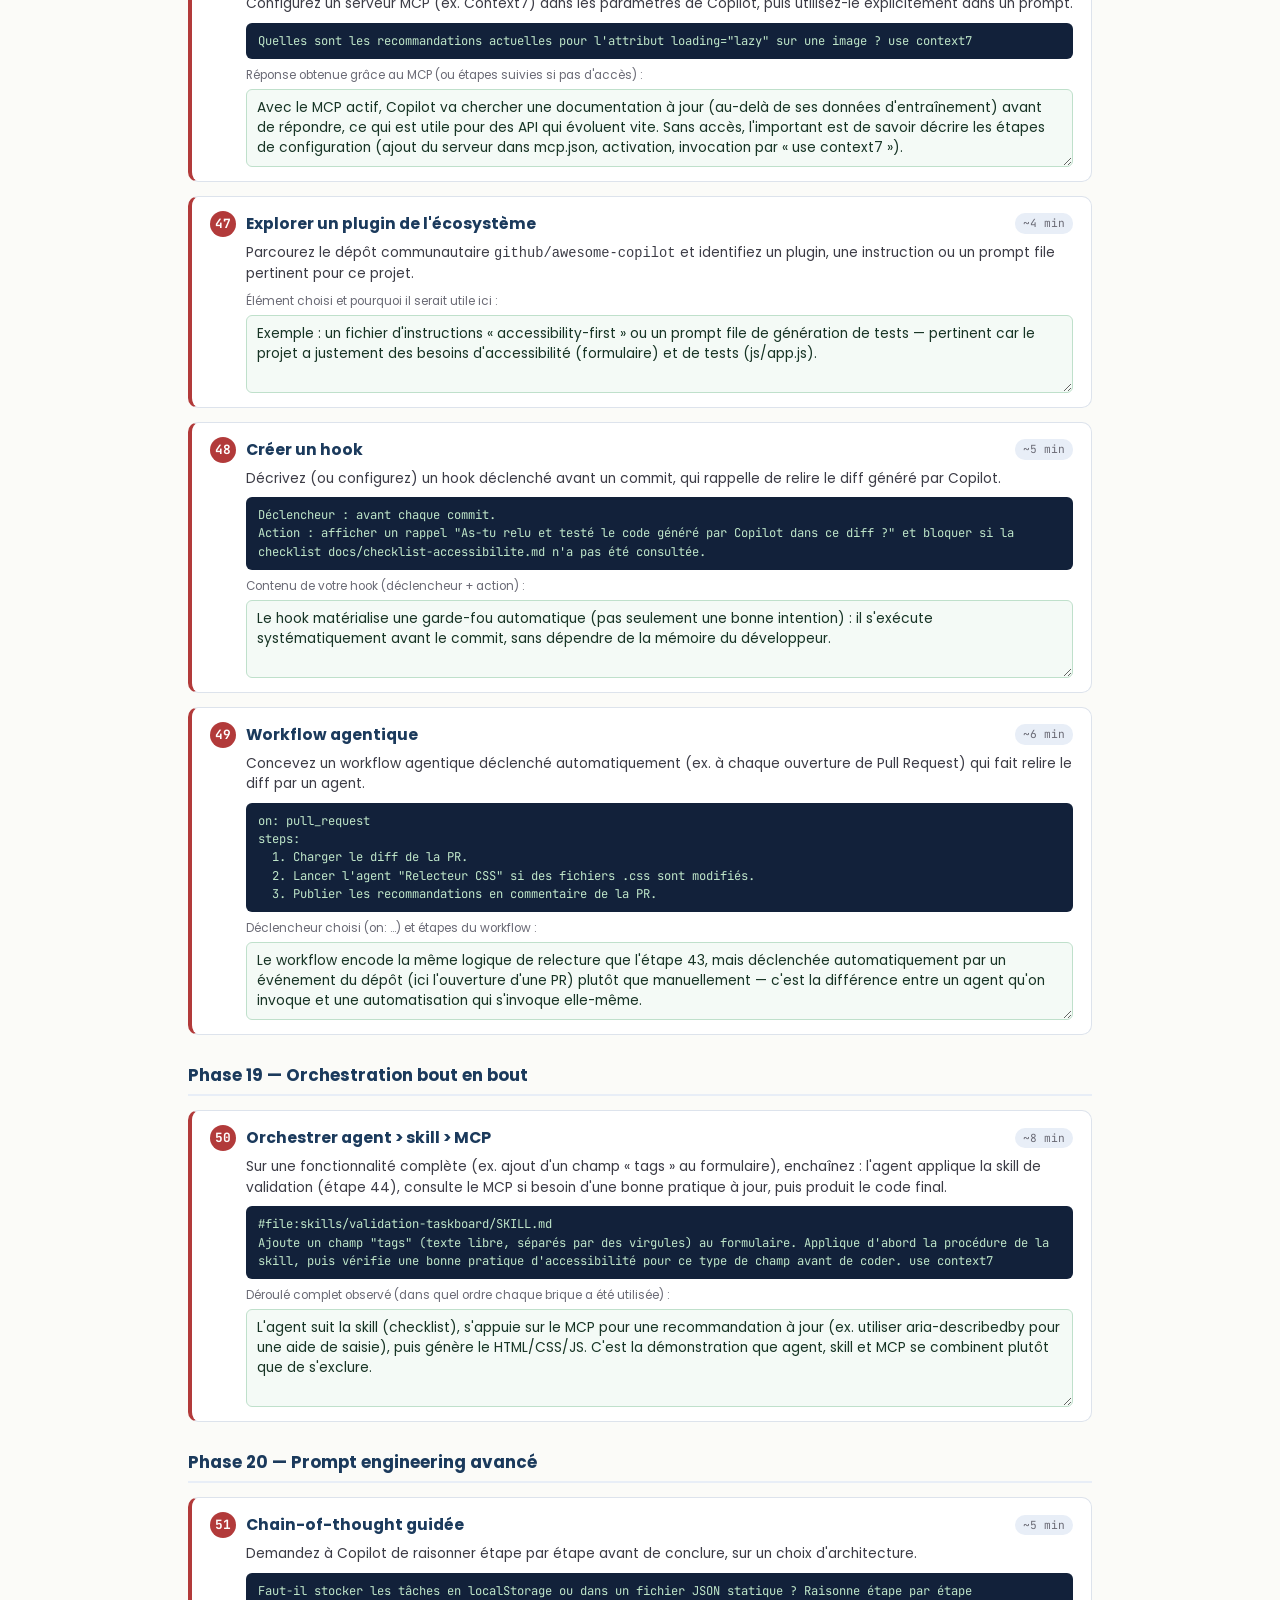
<file: 2026-09-22_Exercice_Copilot_60_Etapes/formateur.html>
<!DOCTYPE html>
<html lang="fr">
<head>
<meta charset="UTF-8">
<meta name="viewport" content="width=device-width, initial-scale=1.0">
<title>60 étapes GitHub Copilot — Corrigé formateur</title>
<link rel="preconnect" href="https://fonts.googleapis.com">
<link href="https://fonts.googleapis.com/css2?family=Poppins:wght@300;400;500;600;700;800&family=JetBrains+Mono:wght@400;500;600&display=swap" rel="stylesheet">
<style>
:root{
  --bg:#FBFBF8; --accent:#1B3A5C; --accent2:#2C5C8F;
  --text:#16161B; --text-dim:#3c3c46; --text-mute:#6b6b76;
  --card:#FFFFFF; --card-border:#DDE3EC; --sec:#E8EEF7; --gold:#B9862E;
  --deb:#2C5C8F; --inter:#B9862E; --exp:#B23A3A;
}
*{box-sizing:border-box;}
body{margin:0;font-family:'Poppins',sans-serif;background:var(--bg);color:var(--text);line-height:1.5;}
.page{max-width:960px;margin:0 auto;padding:32px 28px 90px 28px;}
header.hero{background:var(--accent);color:#fff;padding:28px 32px;border-radius:0 0 16px 16px;margin-bottom:24px;}
header.hero h1{margin:0 0 6px 0;font-size:1.7rem;}
header.hero p{margin:0;opacity:.88;font-size:.9rem;}
header.hero .meta{margin-top:10px;font-size:.8rem;opacity:.85;}
.identity{display:grid;grid-template-columns:1fr 1fr 1fr;gap:14px;background:var(--card);border:1px solid var(--card-border);border-radius:10px;padding:16px 20px;margin-bottom:24px;}
.identity label{display:block;font-size:.76rem;color:var(--text-mute);margin-bottom:4px;}
.identity input,.identity select{width:100%;padding:7px 9px;border:1px solid var(--card-border);border-radius:6px;font-family:inherit;font-size:.9rem;}
.intro-box{background:var(--sec);border-left:4px solid var(--gold);border-radius:8px;padding:14px 18px;margin-bottom:22px;font-size:.86rem;color:var(--text-dim);}
.schedule{background:var(--card);border:1px solid var(--card-border);border-radius:10px;padding:14px 20px;margin-bottom:26px;font-size:.84rem;}
.schedule h2{margin:0 0 10px 0;font-size:1rem;color:var(--accent);}
.schedule table{width:100%;border-collapse:collapse;}
.schedule td,.schedule th{padding:5px 8px;border-bottom:1px solid var(--card-border);text-align:left;font-size:.82rem;}
.schedule th{color:var(--text-mute);font-weight:600;}
.schedule td.mins{text-align:right;font-family:'JetBrains Mono',monospace;}
.level-banner{border-radius:14px;padding:20px 26px;margin:34px 0 18px 0;color:#fff;}
.level-banner h2{margin:0 0 6px 0;font-size:1.3rem;}
.level-banner p{margin:0;font-size:.86rem;opacity:.92;}
h3.phase-title{color:var(--accent);font-size:1.05rem;border-bottom:2px solid var(--sec);padding-bottom:6px;margin:28px 0 14px 0;}
.action{background:var(--card);border:1px solid var(--card-border);border-left-width:4px;border-radius:10px;padding:14px 18px;margin-bottom:14px;page-break-inside:avoid;break-inside:avoid;}
.action-head{display:flex;align-items:center;gap:10px;margin-bottom:6px;flex-wrap:wrap;}
.action-num{color:#fff;font-family:'JetBrains Mono',monospace;font-weight:700;font-size:.8rem;width:26px;height:26px;border-radius:50%;display:flex;align-items:center;justify-content:center;flex-shrink:0;}
.action-head h4{margin:0;font-size:.98rem;color:var(--accent);flex:1;}
.action-mins{font-size:.7rem;color:var(--text-mute);font-family:'JetBrains Mono',monospace;background:var(--sec);border-radius:10px;padding:2px 8px;}
.action-instr{font-size:.86rem;color:var(--text-dim);margin:0 0 8px 36px;}
.action-prompt{margin:0 0 8px 36px;font-family:'JetBrains Mono',monospace;background:#12213a;color:#bfe6c9;border-radius:6px;padding:9px 12px;font-size:.76rem;white-space:pre-wrap;}
.action-label{display:block;margin:0 0 4px 36px;font-size:.74rem;color:var(--text-mute);}
.action-answer{display:block;margin-left:36px;width:calc(100% - 36px);border:1px solid var(--card-border);border-radius:6px;padding:8px 10px;font-family:inherit;font-size:.86rem;resize:vertical;}
.action-answer.filled{background:#F4FAF6;border-color:#BFE0CB;color:#173425;}
.action-tip{margin:8px 0 0 36px;font-size:.78rem;color:#7a5a12;background:#FBF3E1;border:1px solid #EAD3A0;border-radius:6px;padding:6px 10px;}
.synthesis{background:#FBF7EC;border:1px solid #EAD3A0;border-radius:10px;padding:18px 22px;margin-top:20px;}
.synthesis h3{color:var(--accent);margin-top:0;}
.synthesis label{display:block;font-weight:600;font-size:.88rem;margin:14px 0 6px 0;color:var(--text);}
.synthesis textarea{width:100%;border:1px solid var(--card-border);border-radius:6px;padding:8px 10px;font-family:inherit;font-size:.88rem;}
.synthesis textarea.filled{background:#F4FAF6;border-color:#BFE0CB;color:#173425;}
#exportBtn{position:fixed;top:18px;right:22px;z-index:60;background:var(--accent);color:#fff;border:none;padding:10px 18px;border-radius:20px;font-family:'Poppins',sans-serif;font-size:.82rem;font-weight:600;cursor:pointer;box-shadow:0 2px 8px rgba(27,58,92,.2);}
#exportBtn:hover{background:var(--accent2);}
footer.sign{margin-top:32px;font-size:.78rem;color:var(--text-mute);text-align:center;}
.toc{background:var(--card);border:1px solid var(--card-border);border-radius:10px;padding:14px 20px;margin-bottom:24px;font-size:.82rem;}
.toc h2{margin:0 0 8px 0;font-size:1rem;color:var(--accent);}
.toc ul{margin:0;padding-left:18px;columns:2;}
.toc a{color:var(--accent2);text-decoration:none;}
.toc a:hover{text-decoration:underline;}
@media (max-width:640px){
  .identity{grid-template-columns:1fr;}
  .toc ul{columns:1;}
}
@media print{
  #exportBtn{display:none;}
  body{background:#fff;}
  .action,.identity,.synthesis,.schedule,.toc{break-inside:avoid;}
  a[href]:after{content:"";}
}
</style>
</head>
<body>
<button id="exportBtn" type="button" title="Ouvre la boîte d'impression — choisissez « Enregistrer au format PDF »">⬇ Exporter en PDF</button>
<div class="page">
<header class="hero">
  <h1>60 étapes pour maîtriser GitHub Copilot — de A à Z</h1>
  <p>Corrigé formateur <strong>TaskBoard</strong> (HTML/CSS/JS) — session du 22 septembre 2026</p>
  <p class="meta">Débutant → Intermédiaire → Expert · Init, prompt engineering, Copilot Chat, Agent mode, instructions, skills, MCP, agents personnalisés, sous-agents, workflows, CLI, capstone.</p>
</header><div class="schedule">
<h2>⏱ Déroulé indicatif (session de ~4h)</h2>
<table><tr><th>Bloc</th><th>Portée</th><th>Durée</th></tr><tr><td>🟢 Niveau Débutant</td><td>Étapes 1–20</td><td class="mins">~42 min</td></tr><tr><td>🟡 Niveau Intermédiaire</td><td>Étapes 21–40</td><td class="mins">~91 min</td></tr><tr><td>🔴 Niveau Expert</td><td>Étapes 41–60</td><td class="mins">~112 min</td></tr><tr><td><b>Pauses (2×10 min) + accueil/bilan</b></td><td></td><td class="mins">~35 min</td></tr><tr><td><b>Total session</b></td><td></td><td class="mins"><b>~280 min (≈ 4h15)</b></td></tr></table>
<p style="margin:10px 0 0 0;color:var(--text-mute);">Durées adaptables selon le rythme du groupe — l'important est de terminer chaque niveau avant de passer au suivant.</p>
</div><div class="intro-box">
  <b>Usage formateur.</b> Ce document reprend les 60 étapes du fichier <code>participant.html</code> avec, pour chaque étape, une réponse de référence (fond vert) et un repère de facilitation (fond jaune, 🎯). Les réponses sont indicatives : toute réponse cohérente d'un participant doit être acceptée, l'IA générative n'étant pas déterministe. Codebase : <code>codebase/</code> (ouvrir <code>codebase/index.html</code> dans un navigateur).
  <br><br>🔒 Aucune donnée réelle n'est utilisée dans cet exercice : tout le contenu est fictif.
</div><div class="toc"><h2>Sommaire des 60 étapes</h2><ul><li><a href="#step-1">1. Installer / vérifier Copilot</a></li><li><a href="#step-2">2. Ouvrir le projet</a></li><li><a href="#step-3">3. Icône Copilot et statut</a></li><li><a href="#step-4">4. Ouvrir Copilot Chat</a></li><li><a href="#step-5">5. Comparer deux modèles</a></li><li><a href="#step-6">6. Première suggestion inline</a></li><li><a href="#step-7">7. Accepter / annuler</a></li><li><a href="#step-8">8. Suggestions alternatives</a></li><li><a href="#step-9">9. Question générale (mode Ask)</a></li><li><a href="#step-10">10. #file + /explain</a></li><li><a href="#step-11">11. #selection</a></li><li><a href="#step-12">12. #codebase</a></li><li><a href="#step-13">13. /fix sur le bug de date</a></li><li><a href="#step-14">14. /tests sur une fonction pure</a></li><li><a href="#step-15">15. /doc sur une fonction</a></li><li><a href="#step-16">16. Panorama des raccourcis</a></li><li><a href="#step-17">17. Inline chat sur une ligne</a></li><li><a href="#step-18">18. Prompt vague</a></li><li><a href="#step-19">19. Prompt structuré</a></li><li><a href="#step-20">20. Bilan niveau débutant</a></li><li><a href="#step-21">21. Découvrir Edit / Agent mode</a></li><li><a href="#step-22">22. Fonctionnalité multi-fichiers</a></li><li><a href="#step-23">23. #terminal et #problems</a></li><li><a href="#step-24">24. Refactorer le CSS hérité</a></li><li><a href="#step-25">25. Tests sur cas limites</a></li><li><a href="#step-26">26. Revue de code critique</a></li><li><a href="#step-27">27. Debug guidé</a></li><li><a href="#step-28">28. Créer copilot-instructions.md</a></li><li><a href="#step-29">29. Vérifier l&#x27;effet des instructions</a></li><li><a href="#step-30">30. Instructions ciblées (applyTo)</a></li><li><a href="#step-31">31. Créer un prompt file réutilisable</a></li><li><a href="#step-32">32. AGENTS.md à la racine</a></li><li><a href="#step-33">33. Comparer 2 modèles sur une tâche complexe</a></li><li><a href="#step-34">34. Contraindre le format de sortie</a></li><li><a href="#step-35">35. @workspace</a></li><li><a href="#step-36">36. Documentation automatique</a></li><li><a href="#step-37">37. Audit accessibilité</a></li><li><a href="#step-38">38. Revue de sécurité (XSS)</a></li><li><a href="#step-39">39. Message de commit</a></li><li><a href="#step-40">40. Bilan niveau intermédiaire</a></li><li><a href="#step-41">41. Découvrir le Cloud / coding agent</a></li><li><a href="#step-42">42. Créer un agent personnalisé</a></li><li><a href="#step-43">43. Sous-agent / handoff</a></li><li><a href="#step-44">44. Créer une Skill</a></li><li><a href="#step-45">45. Tester l&#x27;invocation de la skill</a></li><li><a href="#step-46">46. Configurer et utiliser un serveur MCP</a></li><li><a href="#step-47">47. Explorer un plugin de l&#x27;écosystème</a></li><li><a href="#step-48">48. Créer un hook</a></li><li><a href="#step-49">49. Workflow agentique</a></li><li><a href="#step-50">50. Orchestrer agent &gt; skill &gt; MCP</a></li><li><a href="#step-51">51. Chain-of-thought guidée</a></li><li><a href="#step-52">52. Format de sortie strict (diff)</a></li><li><a href="#step-53">53. Gérer un contexte trop long</a></li><li><a href="#step-54">54. Sobriété : coût et choix du modèle</a></li><li><a href="#step-55">55. Checklist de revue obligatoire</a></li><li><a href="#step-56">56. Charte d&#x27;usage pour une équipe</a></li><li><a href="#step-57">57. Utiliser Copilot en ligne de commande</a></li><li><a href="#step-58">58. Capstone : fonctionnalité complète</a></li><li><a href="#step-59">59. Auto-évaluation du diff final</a></li><li><a href="#step-60">60. Bilan général et plan d&#x27;action</a></li></ul></div><div class="level-banner" style="background:#2C5C8F;"><h2>🟢 Niveau Débutant</h2><p>Installation, interface, premières suggestions, Copilot Chat, variables de contexte, commandes slash de base, prompt engineering de base.</p></div>
<h3 class="phase-title">Phase 1 — Installation et interface</h3>
<div class="action" id="step-1" style="border-left-color:#2C5C8F;">
<div class="action-head"><span class="action-num" style="background:#2C5C8F;">1</span><h4>Installer / vérifier Copilot</h4><span class="action-mins">~2 min</span></div>
<p class="action-instr">Dans VS Code, ouvrez l'onglet Extensions et vérifiez que <b>GitHub Copilot</b> et <b>GitHub Copilot Chat</b> sont installées et activées, puis connectez-vous avec votre compte GitHub si ce n'est pas déjà fait.</p>
<label class="action-label">Ce que vous observez (statut des 2 extensions, compte connecté) :</label>
<textarea class="action-answer filled" rows="2">Les deux extensions apparaissent « Activé » dans le panneau Extensions. En bas à droite de VS Code, l'icône Copilot (petit robot) est visible dans la barre d'état. Le compte GitHub est affiché en cliquant sur l'icône.</textarea>
<div class="action-tip">🎯 Repère formateur : Si l&#x27;icône est barrée d&#x27;un interdit, la licence Copilot n&#x27;est pas encore assignée côté organisation — vérifier avant la session.</div></div>

<div class="action" id="step-2" style="border-left-color:#2C5C8F;">
<div class="action-head"><span class="action-num" style="background:#2C5C8F;">2</span><h4>Ouvrir le projet</h4><span class="action-mins">~2 min</span></div>
<p class="action-instr">Ouvrez le dossier <code>codebase/</code> dans VS Code (File → Open Folder).</p>
<label class="action-label">Arborescence observée (fichiers/dossiers principaux) :</label>
<textarea class="action-answer filled" rows="2">index.html, about.html, task-detail.html, README.md, un dossier css/ (6 fichiers), un dossier js/ (app.js) et un dossier docs/ (2 fichiers .md).</textarea>
</div>

<div class="action" id="step-3" style="border-left-color:#2C5C8F;">
<div class="action-head"><span class="action-num" style="background:#2C5C8F;">3</span><h4>Icône Copilot et statut</h4><span class="action-mins">~1 min</span></div>
<p class="action-instr">Cliquez sur l'icône Copilot dans la barre d'état en bas de VS Code.</p>
<label class="action-label">État affiché (Ready / erreur / non connecté) :</label>
<textarea class="action-answer filled" rows="1">Le menu affiche « GitHub Copilot: Ready » (ou équivalent selon la version), avec le nom du compte connecté et le modèle de complétion actif.</textarea>
</div>

<h3 class="phase-title">Phase 2 — Premier contact avec le chat et les modèles</h3>
<div class="action" id="step-4" style="border-left-color:#2C5C8F;">
<div class="action-head"><span class="action-num" style="background:#2C5C8F;">4</span><h4>Ouvrir Copilot Chat</h4><span class="action-mins">~2 min</span></div>
<p class="action-instr">Ouvrez Copilot Chat (icône dans la barre d'activité, ou <code>Ctrl+Alt+I</code>). Cliquez sur le sélecteur de modèle en bas du panneau et notez le modèle actif par défaut.</p>
<label class="action-label">Nom du modèle par défaut :</label>
<textarea class="action-answer filled" rows="1">Le modèle par défaut dépend de l'abonnement (ex. GPT-4.1 ou un modèle « Auto »). L'important : les participants repèrent où se trouve le sélecteur, pas le nom exact.</textarea>
</div>

<div class="action" id="step-5" style="border-left-color:#2C5C8F;">
<div class="action-head"><span class="action-num" style="background:#2C5C8F;">5</span><h4>Comparer deux modèles</h4><span class="action-mins">~3 min</span></div>
<p class="action-instr">Posez la même question à deux modèles différents (via le sélecteur) : « Explique en une phrase ce qu'est une variable CSS. »</p>
<div class="action-prompt">Explique en une phrase ce qu&#x27;est une variable CSS.</div><label class="action-label">Différence observée entre les deux réponses (longueur, style, exactitude) :</label>
<textarea class="action-answer filled" rows="3">Les deux réponses sont correctes sur le fond, mais peuvent différer en longueur, en niveau de détail ou en style (plus scolaire vs plus direct). Objectif pédagogique : montrer qu'aucun modèle n'est « meilleur » dans l'absolu, cela dépend de la tâche.</textarea>
</div>

<h3 class="phase-title">Phase 3 — Suggestions inline (ghost text)</h3>
<div class="action" id="step-6" style="border-left-color:#2C5C8F;">
<div class="action-head"><span class="action-num" style="background:#2C5C8F;">6</span><h4>Première suggestion inline</h4><span class="action-mins">~2 min</span></div>
<p class="action-instr">Ouvrez <code>js/app.js</code>, placez le curseur en fin de fichier, et tapez ce commentaire puis attendez :</p>
<div class="action-prompt">// fonction qui calcule le nombre de tâches en retard</div><label class="action-label">Ce qui s&#x27;affiche en texte grisé (ghost text) :</label>
<textarea class="action-answer filled" rows="2">Copilot propose généralement une fonction du type <code>function compterTachesEnRetard(taches) { ... }</code> qui compare une date d'échéance à la date du jour. Le contenu exact varie, l'essentiel est de voir apparaître un texte grisé proposé automatiquement.</textarea>
</div>

<div class="action" id="step-7" style="border-left-color:#2C5C8F;">
<div class="action-head"><span class="action-num" style="background:#2C5C8F;">7</span><h4>Accepter / annuler</h4><span class="action-mins">~1 min</span></div>
<p class="action-instr">Appuyez sur <code>Tab</code> pour accepter la suggestion de l'étape précédente, puis <code>Ctrl+Z</code> pour l'annuler.</p>
<label class="action-label">Confirmation (le code a bien été inséré puis retiré) :</label>
<textarea class="action-answer filled" rows="1">Tab insère le code proposé dans le fichier ; Ctrl+Z l'annule et restaure l'état précédent. Les deux raccourcis fonctionnent identiquement pour toute suggestion inline.</textarea>
</div>

<div class="action" id="step-8" style="border-left-color:#2C5C8F;">
<div class="action-head"><span class="action-num" style="background:#2C5C8F;">8</span><h4>Suggestions alternatives</h4><span class="action-mins">~1 min</span></div>
<p class="action-instr">Retapez le commentaire de l'étape 6, puis utilisez <code>Alt+]</code> et <code>Alt+[</code> pour parcourir plusieurs propositions.</p>
<label class="action-label">Nombre de variantes vues et différence entre elles :</label>
<textarea class="action-answer filled" rows="2">Selon le contexte, 2 à 5 variantes peuvent être disponibles, différant par exemple sur la façon de comparer les dates (Date.now() vs new Date()) ou sur le nom de la fonction.</textarea>
</div>

<h3 class="phase-title">Phase 4 — Copilot Chat : les bases</h3>
<div class="action" id="step-9" style="border-left-color:#2C5C8F;">
<div class="action-head"><span class="action-num" style="background:#2C5C8F;">9</span><h4>Question générale (mode Ask)</h4><span class="action-mins">~2 min</span></div>
<p class="action-instr">En mode Chat « Ask », posez une question générale sans référence au projet.</p>
<div class="action-prompt">Quelle est la différence entre let et const en JavaScript ?</div><label class="action-label">Réponse obtenue (résumé en 1 phrase) :</label>
<textarea class="action-answer filled" rows="2">Copilot explique que const empêche la réaffectation de la variable (mais pas la mutation d'un objet/tableau référencé), alors que let permet la réaffectation ; les deux sont à portée de bloc contrairement à var.</textarea>
</div>

<h3 class="phase-title">Phase 5 — Variables de contexte #</h3>
<div class="action" id="step-10" style="border-left-color:#2C5C8F;">
<div class="action-head"><span class="action-num" style="background:#2C5C8F;">10</span><h4>#file + /explain</h4><span class="action-mins">~2 min</span></div>
<p class="action-instr">Dans le Chat, ciblez un fichier précis avec <code>#file</code> puis demandez une explication :</p>
<div class="action-prompt">#file:index.html
/explain</div><label class="action-label">Résumé de la réponse :</label>
<textarea class="action-answer filled" rows="2">Copilot décrit la structure de la page : un en-tête avec navigation, un formulaire de création de tâche, un tableau à 3 colonnes (À faire / En cours / Terminé) avec des cartes, et un pied de page. Il peut signaler que le script js/app.js est chargé mais pas encore relié au formulaire.</textarea>
</div>

<div class="action" id="step-11" style="border-left-color:#2C5C8F;">
<div class="action-head"><span class="action-num" style="background:#2C5C8F;">11</span><h4>#selection</h4><span class="action-mins">~2 min</span></div>
<p class="action-instr">Sélectionnez le bloc <code>&lt;section class="board"&gt;...&lt;/section&gt;</code> dans <code>index.html</code>, puis dans le Chat :</p>
<div class="action-prompt">#selection
Explique ce bloc et à quoi sert chaque colonne.</div><label class="action-label">Réponse obtenue :</label>
<textarea class="action-answer filled" rows="2">Copilot explique que la sélection définit trois colonnes de tâches (à faire, en cours, terminé), chacune avec un compteur (.count) et une liste de cartes (.card) affichant titre, priorité, description et échéance.</textarea>
</div>

<div class="action" id="step-12" style="border-left-color:#2C5C8F;">
<div class="action-head"><span class="action-num" style="background:#2C5C8F;">12</span><h4>#codebase</h4><span class="action-mins">~2 min</span></div>
<p class="action-instr">Posez une question transversale sur tout le projet avec <code>#codebase</code> :</p>
<div class="action-prompt">#codebase
Où est définie la classe .card et quels fichiers l&#x27;utilisent ?</div><label class="action-label">Réponse + comparaison avec une recherche manuelle :</label>
<textarea class="action-answer filled" rows="2">Copilot indique que .card est définie dans css/components.css et utilisée dans index.html et task-detail.html. #codebase interroge l'ensemble du projet indexé, contrairement à #file qui limite la recherche à un seul fichier explicitement cité.</textarea>
</div>

<h3 class="phase-title">Phase 6 — Commandes slash</h3>
<div class="action" id="step-13" style="border-left-color:#2C5C8F;">
<div class="action-head"><span class="action-num" style="background:#2C5C8F;">13</span><h4>/fix sur le bug de date</h4><span class="action-mins">~3 min</span></div>
<p class="action-instr">Ouvrez <code>js/app.js</code>, sélectionnez la fonction <code>formatDate</code>, ouvrez le Chat inline (<code>Ctrl+I</code>) ou le panneau Chat, et lancez :</p>
<div class="action-prompt">/fix la date affichée est décalée d&#x27;un mois par rapport à la date d&#x27;échéance saisie</div><label class="action-label">Correction proposée par Copilot :</label>
<textarea class="action-answer filled" rows="3">Copilot identifie que <code>d.getMonth()</code> retourne un index 0-11 et propose <code>d.getMonth() + 1</code> (ou l'utilisation de <code>Intl.DateTimeFormat</code>). C'est le bug volontaire du fichier — vérifier que la correction est bien appliquée avant de continuer.</textarea>
</div>

<div class="action" id="step-14" style="border-left-color:#2C5C8F;">
<div class="action-head"><span class="action-num" style="background:#2C5C8F;">14</span><h4>/tests sur une fonction pure</h4><span class="action-mins">~3 min</span></div>
<p class="action-instr">Sélectionnez la fonction <code>libellePriorite</code> puis :</p>
<div class="action-prompt">/tests</div><label class="action-label">Tests générés (nombre de cas, ce qu&#x27;ils vérifient) :</label>
<textarea class="action-answer filled" rows="3">Copilot génère plusieurs cas : chaque priorité connue (low/medium/high/critical) retourne le bon libellé français, et une valeur inconnue retourne la valeur telle quelle (comportement du fallback <code>|| priorite</code>).</textarea>
</div>

<div class="action" id="step-15" style="border-left-color:#2C5C8F;">
<div class="action-head"><span class="action-num" style="background:#2C5C8F;">15</span><h4>/doc sur une fonction</h4><span class="action-mins">~2 min</span></div>
<p class="action-instr">Sélectionnez <code>creerCarteTache</code> puis :</p>
<div class="action-prompt">/doc</div><label class="action-label">Documentation générée (format) :</label>
<textarea class="action-answer filled" rows="2">Copilot insère un bloc JSDoc au-dessus de la fonction, décrivant le paramètre <code>tache</code> (avec ses propriétés) et la valeur de retour (un élément DOM <code>&amp;lt;article&amp;gt;</code>).</textarea>
</div>

<h3 class="phase-title">Phase 7 — Raccourcis et inline chat</h3>
<div class="action" id="step-16" style="border-left-color:#2C5C8F;">
<div class="action-head"><span class="action-num" style="background:#2C5C8F;">16</span><h4>Panorama des raccourcis</h4><span class="action-mins">~2 min</span></div>
<p class="action-instr">Repérez et testez : <code>Ctrl+Enter</code> (ouvrir plusieurs suggestions dans un panneau), <code>Ctrl+I</code> (chat inline), <code>Ctrl+Alt+I</code> (ouvrir/fermer le panneau Chat).</p>
<label class="action-label">Raccourci le plus utile selon vous, et pourquoi :</label>
<textarea class="action-answer filled" rows="2">Réponse libre — en général Ctrl+I (inline) est perçu comme le plus rapide pour une modification locale, car il évite d'aller-retour vers le panneau Chat.</textarea>
</div>

<div class="action" id="step-17" style="border-left-color:#2C5C8F;">
<div class="action-head"><span class="action-num" style="background:#2C5C8F;">17</span><h4>Inline chat sur une ligne</h4><span class="action-mins">~2 min</span></div>
<p class="action-instr">Dans <code>css/legacy-styles.css</code>, placez le curseur sur la règle <code>.old-badge-low</code>, ouvrez l'inline chat (<code>Ctrl+I</code>) et demandez :</p>
<div class="action-prompt">Remplace les valeurs magiques par les variables définies dans variables.css</div><label class="action-label">Modification proposée directement dans l&#x27;éditeur :</label>
<textarea class="action-answer filled" rows="2">Copilot propose de remplacer #2C5C8F par var(--priority-low) (ou équivalent), 20px par var(--radius-pill), etc. La proposition s'affiche en diff directement dans l'éditeur, à valider avec Accepter/Rejeter.</textarea>
</div>

<h3 class="phase-title">Phase 8 — Prompt engineering de base</h3>
<div class="action" id="step-18" style="border-left-color:#2C5C8F;">
<div class="action-head"><span class="action-num" style="background:#2C5C8F;">18</span><h4>Prompt vague</h4><span class="action-mins">~3 min</span></div>
<p class="action-instr">Dans le Chat, posez volontairement une question vague :</p>
<div class="action-prompt">Améliore mon CSS</div><label class="action-label">Réponse obtenue (qualité, précision) :</label>
<textarea class="action-answer filled" rows="2">Réponse générique, peu actionnable : Copilot demande souvent des précisions ou propose des conseils génériques (nommage, organisation) sans cibler un fichier ou un problème précis.</textarea>
</div>

<div class="action" id="step-19" style="border-left-color:#2C5C8F;">
<div class="action-head"><span class="action-num" style="background:#2C5C8F;">19</span><h4>Prompt structuré</h4><span class="action-mins">~2 min</span></div>
<p class="action-instr">Reformulez avec un prompt structuré (rôle + fichier ciblé + contrainte + format de réponse) :</p>
<div class="action-prompt">#file:css/legacy-styles.css
Tu es un(e) expert(e) CSS. Liste, sous forme de tableau, les 3 principaux problèmes de ce fichier (nom du problème, ligne, impact), sans réécrire le code.</div><label class="action-label">Réponse obtenue, et différence avec l&#x27;étape 18 :</label>
<textarea class="action-answer filled" rows="3">La réponse est ciblée, structurée (tableau), actionnable : usage de !important, sélecteurs trop spécifiques, duplication de valeurs. Le prompt structuré (rôle, contexte, contrainte de format) produit une réponse nettement plus exploitable que le prompt vague.</textarea>
</div>

<h3 class="phase-title">Phase 9 — Bilan débutant</h3>
<div class="action" id="step-20" style="border-left-color:#2C5C8F;">
<div class="action-head"><span class="action-num" style="background:#2C5C8F;">20</span><h4>Bilan niveau débutant</h4><span class="action-mins">~3 min</span></div>
<p class="action-instr">Faites le point avant de passer au niveau intermédiaire.</p>
<label class="action-label">Vos 3 réflexes acquis dans ce niveau :</label>
<textarea class="action-answer filled" rows="3">Exemples attendus : (1) toujours cibler un fichier avec #file plutôt que de rester vague, (2) relire une suggestion avant Tab, (3) structurer un prompt (rôle/contexte/contrainte/format) plutôt que de demander « améliore ça ».</textarea>
</div>

<div class="level-banner" style="background:#B9862E;"><h2>🟡 Niveau Intermédiaire</h2><p>Edit / Agent mode multi-fichiers, nettoyage et fiabilisation du code existant, personnalisation de Copilot (instructions, prompt files, AGENTS.md), choix de modèle, qualité et sécurité.</p></div>
<h3 class="phase-title">Phase 10 — Edit mode et Agent mode</h3>
<div class="action" id="step-21" style="border-left-color:#B9862E;">
<div class="action-head"><span class="action-num" style="background:#B9862E;">21</span><h4>Découvrir Edit / Agent mode</h4><span class="action-mins">~5 min</span></div>
<p class="action-instr">Basculez le Chat en mode <b>Edit</b> (ou <b>Agent</b> selon la version de VS Code), ajoutez <code>index.html</code> et <code>js/app.js</code> au contexte, et observez l'interface (liste de fichiers, boutons Keep/Undo).</p>
<label class="action-label">Différences observées avec le mode Ask :</label>
<textarea class="action-answer filled" rows="2">En mode Edit/Agent, Copilot peut proposer et appliquer des modifications directement dans plusieurs fichiers listés en contexte, avec un diff à valider fichier par fichier (Keep/Undo), au lieu de simplement répondre dans le chat.</textarea>
</div>

<div class="action" id="step-22" style="border-left-color:#B9862E;">
<div class="action-head"><span class="action-num" style="background:#B9862E;">22</span><h4>Fonctionnalité multi-fichiers</h4><span class="action-mins">~8 min</span></div>
<p class="action-instr">Toujours en mode Edit/Agent, avec <code>index.html</code> et <code>js/app.js</code> en contexte :</p>
<div class="action-prompt">Relie le formulaire de index.html à creerCarteTache() : à la soumission, empêche le rechargement de page, construis l&#x27;objet tâche à partir des champs du formulaire, ajoute la carte dans la colonne &quot;À faire&quot; et incrémente son compteur .count.</div><label class="action-label">Résumé des modifications appliquées (fichiers touchés) :</label>
<textarea class="action-answer filled" rows="3">Copilot modifie js/app.js (ajout d'un écouteur submit, preventDefault, lecture des champs #title/#description/#priority/#dueDate, appel à creerCarteTache, insertion DOM et mise à jour du .count), généralement sans avoir besoin de toucher index.html si les id sont déjà corrects. Vérifier le résultat en rechargeant la page dans un navigateur.</textarea>
</div>

<div class="action" id="step-23" style="border-left-color:#B9862E;">
<div class="action-head"><span class="action-num" style="background:#B9862E;">23</span><h4>#terminal et #problems</h4><span class="action-mins">~4 min</span></div>
<p class="action-instr">Ouvrez le panneau Problems de VS Code (s'il y a des avertissements), puis dans le Chat :</p>
<div class="action-prompt">#problems
Explique les avertissements listés et propose une correction pour chacun.</div><label class="action-label">Ce que Copilot restitue à partir de #problems :</label>
<textarea class="action-answer filled" rows="2">Copilot reformule chaque diagnostic (ex. attribut manquant, règle CSS dupliquée) en langage clair et propose une correction ciblée. #terminal fonctionne de la même façon avec la dernière sortie du terminal intégré, utile pour analyser une erreur de commande.</textarea>
</div>

<h3 class="phase-title">Phase 11 — Nettoyer et fiabiliser le code existant</h3>
<div class="action" id="step-24" style="border-left-color:#B9862E;">
<div class="action-head"><span class="action-num" style="background:#B9862E;">24</span><h4>Refactorer le CSS hérité</h4><span class="action-mins">~6 min</span></div>
<p class="action-instr">Sur <code>css/legacy-styles.css</code> entier (pas seulement une règle) :</p>
<div class="action-prompt">#file:css/legacy-styles.css #file:css/variables.css
Réécris ce fichier en supprimant les !important et les valeurs magiques, en réutilisant les variables de variables.css. Garde les mêmes noms de classes pour ne rien casser ailleurs.</div><label class="action-label">Résumé du refactor proposé (avant → après) :</label>
<textarea class="action-answer filled" rows="3">Copilot remplace les couleurs et unités codées en dur par les variables CSS existantes (--priority-low, --radius-pill...), retire les !important devenus inutiles car la spécificité est mieux maîtrisée, et conserve les noms de classes .old-badge-* pour ne pas casser les pages qui les référencent encore.</textarea>
</div>

<div class="action" id="step-25" style="border-left-color:#B9862E;">
<div class="action-head"><span class="action-num" style="background:#B9862E;">25</span><h4>Tests sur cas limites</h4><span class="action-mins">~5 min</span></div>
<p class="action-instr">Complétez les tests de l'étape 14 avec des cas limites :</p>
<div class="action-prompt">#file:js/app.js
Ajoute des tests pour formatDate() avec : une date vide, une date invalide, et le 31 décembre (changement d&#x27;année).</div><label class="action-label">Nouveaux cas ajoutés :</label>
<textarea class="action-answer filled" rows="3">Copilot ajoute des cas : isoDate vide → "Sans échéance" ; chaîne invalide → comportement à vérifier manuellement (Invalid Date) ; 31/12 → vérifie que l'année affichée est correcte et qu'il n'y a pas de dépassement sur le mois suivant.</textarea>
</div>

<div class="action" id="step-26" style="border-left-color:#B9862E;">
<div class="action-head"><span class="action-num" style="background:#B9862E;">26</span><h4>Revue de code critique</h4><span class="action-mins">~5 min</span></div>
<p class="action-instr">Demandez une revue exigeante, sans complaisance :</p>
<div class="action-prompt">#file:js/app.js
Fais une revue de code sans complaisance : bugs restants, risques de sécurité, points de lisibilité. Classe chaque point par gravité.</div><label class="action-label">Problèmes remontés (bugs, sécurité, lisibilité) :</label>
<textarea class="action-answer filled" rows="3">Exemples de points attendus : absence de validation/échappement si le contenu venait un jour d'une source externe, absence de gestion d'erreur sur des dates invalides, fonctions non testées automatiquement au chargement, nommage à clarifier (creerCarteTache mélange français/anglais dans le projet).</textarea>
</div>

<div class="action" id="step-27" style="border-left-color:#B9862E;">
<div class="action-head"><span class="action-num" style="background:#B9862E;">27</span><h4>Debug guidé</h4><span class="action-mins">~6 min</span></div>
<p class="action-instr">Formulez un prompt de debug complet (contexte + comportement observé + comportement attendu), par exemple sur un champ de date vide :</p>
<div class="action-prompt">Contexte : formulaire de index.html, champ dueDate laissé vide.
Comportement observé : la carte créée affiche une date incorrecte au lieu de &quot;Sans échéance&quot;.
Comportement attendu : afficher &quot;Sans échéance&quot; quand le champ est vide.
Propose une correction ciblée.</div><label class="action-label">Diagnostic proposé par Copilot :</label>
<textarea class="action-answer filled" rows="3">Copilot repère que la valeur vide transmise à formatDate() n'est peut-être pas strictement "" (selon comment elle est lue dans le formulaire) et propose de sécuriser la condition ou de vérifier la valeur avant l'appel à new Date().</textarea>
</div>

<h3 class="phase-title">Phase 12 — Personnaliser Copilot pour le projet</h3>
<div class="action" id="step-28" style="border-left-color:#B9862E;">
<div class="action-head"><span class="action-num" style="background:#B9862E;">28</span><h4>Créer copilot-instructions.md</h4><span class="action-mins">~5 min</span></div>
<p class="action-instr">Créez le fichier <code>.github/copilot-instructions.md</code> à la racine de <code>codebase/</code> avec des règles de projet (langue, style de code, conventions).</p>
<div class="action-prompt">Rédige un fichier copilot-instructions.md pour ce projet : réponses en français, JavaScript vanilla sans framework, noms de fonctions en français comme le reste du fichier, toujours proposer un test pour une nouvelle fonction.</div><label class="action-label">Les règles que vous avez écrites :</label>
<textarea class="action-answer filled" rows="4">Exemple de contenu : « Répondre en français. Ne pas introduire de framework ou de dépendance externe. Garder la convention de nommage en français déjà utilisée dans js/app.js. Proposer systématiquement un test pour toute nouvelle fonction. »</textarea>
</div>

<div class="action" id="step-29" style="border-left-color:#B9862E;">
<div class="action-head"><span class="action-num" style="background:#B9862E;">29</span><h4>Vérifier l&#x27;effet des instructions</h4><span class="action-mins">~3 min</span></div>
<p class="action-instr">Reposez une question neutre en anglais dans le Chat et observez si la réponse revient en français.</p>
<div class="action-prompt">Add a function that counts tasks by priority</div><label class="action-label">Effet observé :</label>
<textarea class="action-answer filled" rows="2">Malgré une question posée en anglais, Copilot répond et nomme le code en français (ex. compterTachesParPriorite), preuve que le fichier copilot-instructions.md est bien pris en compte automatiquement.</textarea>
</div>

<div class="action" id="step-30" style="border-left-color:#B9862E;">
<div class="action-head"><span class="action-num" style="background:#B9862E;">30</span><h4>Instructions ciblées (applyTo)</h4><span class="action-mins">~4 min</span></div>
<p class="action-instr">Créez un fichier <code>.github/instructions/css.instructions.md</code> avec un en-tête <code>applyTo: "css/**"</code> et une règle spécifique au CSS.</p>
<div class="action-prompt">applyTo: &quot;css/**&quot;
Toujours utiliser les variables définies dans variables.css, jamais de couleur ou de taille codée en dur.</div><label class="action-label">Contenu du fichier et portée (applyTo) choisie :</label>
<textarea class="action-answer filled" rows="3">Le fichier ne s'applique qu'aux requêtes touchant des fichiers CSS (grâce à applyTo), contrairement à copilot-instructions.md qui s'applique à tout le projet. Une demande sur un fichier .js n'est pas concernée par cette règle CSS.</textarea>
</div>

<div class="action" id="step-31" style="border-left-color:#B9862E;">
<div class="action-head"><span class="action-num" style="background:#B9862E;">31</span><h4>Créer un prompt file réutilisable</h4><span class="action-mins">~5 min</span></div>
<p class="action-instr">Créez <code>.github/prompts/nouvelle-carte.prompt.md</code> pour une tâche récurrente (générer une nouvelle variante de carte), puis invoquez-le avec <code>/nouvelle-carte</code>.</p>
<div class="action-prompt">---
mode: edit
---
Génère une variante compacte de .card (classe .card--compact) qui affiche uniquement le titre et le badge de priorité.</div><label class="action-label">Contenu du prompt file et résultat de l&#x27;invocation :</label>
<textarea class="action-answer filled" rows="3">Le prompt file encapsule une instruction réutilisable ; l'invoquer via /nouvelle-carte évite de retaper le prompt à chaque fois. Copilot ajoute la classe .card--compact dans components.css avec les mêmes variables que .card.</textarea>
</div>

<div class="action" id="step-32" style="border-left-color:#B9862E;">
<div class="action-head"><span class="action-num" style="background:#B9862E;">32</span><h4>AGENTS.md à la racine</h4><span class="action-mins">~4 min</span></div>
<p class="action-instr">Créez un fichier <code>AGENTS.md</code> à la racine de <code>codebase/</code> décrivant comment un agent doit travailler sur ce dépôt (commandes disponibles, conventions, fichiers sensibles).</p>
<label class="action-label">Contenu principal du AGENTS.md :</label>
<textarea class="action-answer filled" rows="3">Exemple de contenu : « Pas de build ni de dépendance : ouvrir index.html directement. Toute modification de css/legacy-styles.css doit conserver les noms de classes .old-badge-*. Ne jamais introduire de données réelles, ce projet est fictif. »</textarea>
</div>

<h3 class="phase-title">Phase 13 — Choisir le bon modèle et cadrer la sortie</h3>
<div class="action" id="step-33" style="border-left-color:#B9862E;">
<div class="action-head"><span class="action-num" style="background:#B9862E;">33</span><h4>Comparer 2 modèles sur une tâche complexe</h4><span class="action-mins">~4 min</span></div>
<p class="action-instr">Demandez la même fonctionnalité (ex. filtre par priorité) à deux modèles différents et comparez.</p>
<div class="action-prompt">Ajoute un filtre par priorité au-dessus du tableau : 4 boutons (Basse/Moyenne/Haute/Critique) qui montrent/masquent les cartes correspondantes.</div><label class="action-label">Différences observées (qualité, rapidité, style de code) :</label>
<textarea class="action-answer filled" rows="3">Un modèle peut produire une solution plus verbeuse mais mieux commentée, un autre plus concise mais moins accessible (oubli d'aria-pressed par exemple). L'objectif est de faire choisir le modèle selon la tâche : rapidité vs profondeur.</textarea>
</div>

<div class="action" id="step-34" style="border-left-color:#B9862E;">
<div class="action-head"><span class="action-num" style="background:#B9862E;">34</span><h4>Contraindre le format de sortie</h4><span class="action-mins">~3 min</span></div>
<p class="action-instr">Redemandez une analyse en imposant un format de sortie strict.</p>
<div class="action-prompt">#file:js/app.js
Liste les fonctions de ce fichier. Réponds uniquement avec un tableau JSON : [{&quot;nom&quot;:..., &quot;role&quot;:...}]. Aucun texte hors du JSON.</div><label class="action-label">Résultat obtenu :</label>
<textarea class="action-answer filled" rows="3">Copilot retourne un JSON valide listant formatDate, libellePriorite, creerCarteTache (et la fonction ajoutée en étape 22 si déjà faite), sans phrase d'introduction ni de conclusion — utile pour enchaîner avec un traitement automatisé.</textarea>
</div>

<h3 class="phase-title">Phase 14 — Vue d&#x27;ensemble et qualité</h3>
<div class="action" id="step-35" style="border-left-color:#B9862E;">
<div class="action-head"><span class="action-num" style="background:#B9862E;">35</span><h4>@workspace</h4><span class="action-mins">~3 min</span></div>
<p class="action-instr">Posez une question d'architecture globale avec <code>@workspace</code> :</p>
<div class="action-prompt">@workspace Comment les 3 pages du projet partagent-elles leurs styles, et où faudrait-il ajouter une nouvelle page ?</div><label class="action-label">Réponse obtenue :</label>
<textarea class="action-answer filled" rows="2">Copilot explique que les 5 fichiers CSS sont chargés dans le même ordre sur chaque page (variables → base → layout → components → responsive) et suggère de dupliquer cette structure d'en-tête pour toute nouvelle page, en réutilisant les classes existantes.</textarea>
</div>

<div class="action" id="step-36" style="border-left-color:#B9862E;">
<div class="action-head"><span class="action-num" style="background:#B9862E;">36</span><h4>Documentation automatique</h4><span class="action-mins">~4 min</span></div>
<p class="action-instr">Générez une section de documentation à ajouter au README du projet.</p>
<div class="action-prompt">#file:js/app.js
Rédige une section &quot;## Script&quot; pour le README, qui liste les fonctions disponibles et leur rôle.</div><label class="action-label">Section générée (résumé) :</label>
<textarea class="action-answer filled" rows="2">Copilot produit une section Markdown avec une liste à puces des fonctions et leur rôle, dans un style cohérent avec le reste du README (proche de ce qui a déjà été ajouté dans docs/architecture.md).</textarea>
</div>

<div class="action" id="step-37" style="border-left-color:#B9862E;">
<div class="action-head"><span class="action-num" style="background:#B9862E;">37</span><h4>Audit accessibilité</h4><span class="action-mins">~5 min</span></div>
<p class="action-instr">Demandez un audit a11y sur <code>index.html</code> en vous appuyant sur la checklist du projet, puis appliquez 2 corrections.</p>
<div class="action-prompt">#file:index.html #file:docs/checklist-accessibilite.md
Audite cette page selon la checklist. Liste les manquements puis corrige les 2 plus importants.</div><label class="action-label">2 corrections appliquées :</label>
<textarea class="action-answer filled" rows="3">Exemples fréquents : contraste insuffisant d'un badge, absence de aria-label sur un bouton icône, ordre de tabulation. Les 2 corrections dépendent de l'état réel du HTML au moment de l'exercice.</textarea>
</div>

<div class="action" id="step-38" style="border-left-color:#B9862E;">
<div class="action-head"><span class="action-num" style="background:#B9862E;">38</span><h4>Revue de sécurité (XSS)</h4><span class="action-mins">~5 min</span></div>
<p class="action-instr">Demandez une revue de sécurité ciblée sur la fonction qui insère du contenu utilisateur dans le DOM.</p>
<div class="action-prompt">#file:js/app.js
Si demain le titre ou la description d&#x27;une tâche provenait d&#x27;une API externe non fiable, quels risques ce code présente-t-il et comment les corriger ?</div><label class="action-label">Risque identifié et correction proposée :</label>
<textarea class="action-answer filled" rows="3">Copilot souligne que creerCarteTache utilise textContent (pas innerHTML), ce qui protège déjà contre l'injection de balises — bon réflexe à confirmer. Il peut suggérer d'ajouter une validation de longueur/format côté formulaire en plus.</textarea>
</div>

<div class="action" id="step-39" style="border-left-color:#B9862E;">
<div class="action-head"><span class="action-num" style="background:#B9862E;">39</span><h4>Message de commit</h4><span class="action-mins">~3 min</span></div>
<p class="action-instr">Générez un message de commit décrivant les changements de la session (Conventional Commits).</p>
<div class="action-prompt">Résume en un message de commit (Conventional Commits) les changements : correction du bug de date, ajout de la logique de formulaire, refactor du CSS hérité, ajout des instructions Copilot.</div><label class="action-label">Message de commit généré :</label>
<textarea class="action-answer filled" rows="4">Exemple : « feat(taskboard): brancher le formulaire et corriger le formatage de date\n\n- fix: correction du décalage de mois dans formatDate\n- feat: soumission du formulaire crée une carte\n- refactor: nettoyage de legacy-styles.css\n- chore: ajout de copilot-instructions.md »</textarea>
</div>

<h3 class="phase-title">Phase 15 — Bilan intermédiaire</h3>
<div class="action" id="step-40" style="border-left-color:#B9862E;">
<div class="action-head"><span class="action-num" style="background:#B9862E;">40</span><h4>Bilan niveau intermédiaire</h4><span class="action-mins">~4 min</span></div>
<p class="action-instr">Faites le point avant de passer au niveau expert.</p>
<label class="action-label">Vos 3 gains de productivité observés :</label>
<textarea class="action-answer filled" rows="3">Exemples attendus : (1) l'Agent/Edit mode évite les copier-coller manuels entre fichiers, (2) un fichier d'instructions élimine les répétitions de contraintes dans chaque prompt, (3) demander un format de sortie strict (JSON, tableau) rend les réponses directement réutilisables.</textarea>
</div>

<div class="level-banner" style="background:#B23A3A;"><h2>🔴 Niveau Expert</h2><p>Agents (cloud, personnalisés, sous-agents), Skills, MCP, plugins, hooks, workflows agentiques, prompt engineering avancé, gouvernance, Copilot CLI, capstone.</p></div>
<h3 class="phase-title">Phase 16 — Agents : cloud, personnalisés, sous-agents</h3>
<div class="action" id="step-41" style="border-left-color:#B23A3A;">
<div class="action-head"><span class="action-num" style="background:#B23A3A;">41</span><h4>Découvrir le Cloud / coding agent</h4><span class="action-mins">~5 min</span></div>
<p class="action-instr">Explorez l'agent asynchrone (Cloud agent / coding agent en arrière-plan, accessible depuis GitHub.com ou VS Code) : décrivez une tâche déléguée que vous pourriez lui confier sans supervision directe.</p>
<label class="action-label">Tâche déléguée choisie et pourquoi elle convient à un agent asynchrone :</label>
<textarea class="action-answer filled" rows="3">Exemple : « Mettre à jour toutes les dates d'échéance obsolètes du HTML statique » — une tâche bien délimitée, vérifiable par un diff, ne nécessitant pas d'allers-retours constants : profil idéal pour un agent qui travaille en tâche de fond et revient avec une Pull Request.</textarea>
</div>

<div class="action" id="step-42" style="border-left-color:#B23A3A;">
<div class="action-head"><span class="action-num" style="background:#B23A3A;">42</span><h4>Créer un agent personnalisé</h4><span class="action-mins">~6 min</span></div>
<p class="action-instr">Créez un mode de chat personnalisé (custom chat mode) « Relecteur CSS », avec des instructions et un périmètre d'outils restreint (lecture seule par exemple).</p>
<div class="action-prompt">Nom : Relecteur CSS
Instructions : Tu relis uniquement le CSS de ce projet. Tu ne modifies jamais de fichier, tu listes des recommandations classées par gravité. Outils : lecture de fichiers uniquement.</div><label class="action-label">Instructions et outils choisis pour cet agent :</label>
<textarea class="action-answer filled" rows="3">L'agent personnalisé restreint le rôle (relecture seule, pas d'édition) et le périmètre (CSS uniquement), ce qui rend son comportement prévisible et évite qu'il touche par erreur au JS ou au HTML.</textarea>
</div>

<div class="action" id="step-43" style="border-left-color:#B23A3A;">
<div class="action-head"><span class="action-num" style="background:#B23A3A;">43</span><h4>Sous-agent / handoff</h4><span class="action-mins">~6 min</span></div>
<p class="action-instr">Configurez un agent principal qui délègue une sous-tâche à un agent spécialisé (handoff), par exemple : l'agent principal code la fonctionnalité, puis transmet (« handoff ») au « Relecteur CSS » de l'étape 42 pour validation avant de conclure.</p>
<label class="action-label">Description du handoff mis en place (qui fait quoi, dans quel ordre) :</label>
<textarea class="action-answer filled" rows="3">L'agent principal implémente la fonctionnalité demandée, puis transfère explicitement le résultat (fichiers modifiés) au sous-agent Relecteur CSS, qui rend un avis avant que l'agent principal ne considère la tâche terminée — un pattern « générer puis faire relire » automatisé.</textarea>
</div>

<h3 class="phase-title">Phase 17 — Skills</h3>
<div class="action" id="step-44" style="border-left-color:#B23A3A;">
<div class="action-head"><span class="action-num" style="background:#B23A3A;">44</span><h4>Créer une Skill</h4><span class="action-mins">~6 min</span></div>
<p class="action-instr">Créez <code>skills/validation-taskboard/SKILL.md</code> décrivant une procédure à suivre avant toute modification du formulaire (ex. vérifier les labels, les types de champs, l'ordre de tabulation).</p>
<div class="action-prompt">---
name: validation-taskboard
description: Procédure à suivre avant toute modification du formulaire de TaskBoard.
---
1. Vérifier que chaque champ a un &lt;label for=...&gt;.
2. Vérifier le type des champs (date, select...).
3. Vérifier l&#x27;ordre de tabulation logique.
4. Ne jamais retirer l&#x27;attribut required du titre.</div><label class="action-label">Contenu principal de la skill :</label>
<textarea class="action-answer filled" rows="4">La skill formalise une checklist réutilisable, invocable par nom, qui encode une connaissance métier (accessibilité du formulaire) indépendamment d'un prompt ponctuel — elle survit à la session et peut être partagée à toute l'équipe.</textarea>
</div>

<div class="action" id="step-45" style="border-left-color:#B23A3A;">
<div class="action-head"><span class="action-num" style="background:#B23A3A;">45</span><h4>Tester l&#x27;invocation de la skill</h4><span class="action-mins">~4 min</span></div>
<p class="action-instr">Demandez une modification du formulaire en faisant explicitement référence à la skill.</p>
<div class="action-prompt">#file:skills/validation-taskboard/SKILL.md
Je veux ajouter un champ &quot;assigné à&quot; au formulaire. Applique la procédure de la skill avant de proposer du code.</div><label class="action-label">La procédure de la skill a-t-elle été suivie (étape par étape) ?</label>
<textarea class="action-answer filled" rows="3">Copilot énumère les 4 points de la skill avant de proposer le HTML (label associé, type text, position dans l'ordre de tabulation, sans toucher à required sur le titre) — la procédure guide la réponse au lieu d'être ignorée.</textarea>
</div>

<h3 class="phase-title">Phase 18 — MCP, plugins, hooks, workflows</h3>
<div class="action" id="step-46" style="border-left-color:#B23A3A;">
<div class="action-head"><span class="action-num" style="background:#B23A3A;">46</span><h4>Configurer et utiliser un serveur MCP</h4><span class="action-mins">~6 min</span></div>
<p class="action-instr">Configurez un serveur MCP (ex. Context7) dans les paramètres de Copilot, puis utilisez-le explicitement dans un prompt.</p>
<div class="action-prompt">Quelles sont les recommandations actuelles pour l&#x27;attribut loading=&quot;lazy&quot; sur une image ? use context7</div><label class="action-label">Réponse obtenue grâce au MCP (ou étapes suivies si pas d&#x27;accès) :</label>
<textarea class="action-answer filled" rows="3">Avec le MCP actif, Copilot va chercher une documentation à jour (au-delà de ses données d'entraînement) avant de répondre, ce qui est utile pour des API qui évoluent vite. Sans accès, l'important est de savoir décrire les étapes de configuration (ajout du serveur dans mcp.json, activation, invocation par « use context7 »).</textarea>
</div>

<div class="action" id="step-47" style="border-left-color:#B23A3A;">
<div class="action-head"><span class="action-num" style="background:#B23A3A;">47</span><h4>Explorer un plugin de l&#x27;écosystème</h4><span class="action-mins">~4 min</span></div>
<p class="action-instr">Parcourez le dépôt communautaire <code>github/awesome-copilot</code> et identifiez un plugin, une instruction ou un prompt file pertinent pour ce projet.</p>
<label class="action-label">Élément choisi et pourquoi il serait utile ici :</label>
<textarea class="action-answer filled" rows="3">Exemple : un fichier d'instructions « accessibility-first » ou un prompt file de génération de tests — pertinent car le projet a justement des besoins d'accessibilité (formulaire) et de tests (js/app.js).</textarea>
</div>

<div class="action" id="step-48" style="border-left-color:#B23A3A;">
<div class="action-head"><span class="action-num" style="background:#B23A3A;">48</span><h4>Créer un hook</h4><span class="action-mins">~5 min</span></div>
<p class="action-instr">Décrivez (ou configurez) un hook déclenché avant un commit, qui rappelle de relire le diff généré par Copilot.</p>
<div class="action-prompt">Déclencheur : avant chaque commit.
Action : afficher un rappel &quot;As-tu relu et testé le code généré par Copilot dans ce diff ?&quot; et bloquer si la checklist docs/checklist-accessibilite.md n&#x27;a pas été consultée.</div><label class="action-label">Contenu de votre hook (déclencheur + action) :</label>
<textarea class="action-answer filled" rows="3">Le hook matérialise une garde-fou automatique (pas seulement une bonne intention) : il s'exécute systématiquement avant le commit, sans dépendre de la mémoire du développeur.</textarea>
</div>

<div class="action" id="step-49" style="border-left-color:#B23A3A;">
<div class="action-head"><span class="action-num" style="background:#B23A3A;">49</span><h4>Workflow agentique</h4><span class="action-mins">~6 min</span></div>
<p class="action-instr">Concevez un workflow agentique déclenché automatiquement (ex. à chaque ouverture de Pull Request) qui fait relire le diff par un agent.</p>
<div class="action-prompt">on: pull_request
steps:
  1. Charger le diff de la PR.
  2. Lancer l&#x27;agent &quot;Relecteur CSS&quot; si des fichiers .css sont modifiés.
  3. Publier les recommandations en commentaire de la PR.</div><label class="action-label">Déclencheur choisi (on: ...) et étapes du workflow :</label>
<textarea class="action-answer filled" rows="3">Le workflow encode la même logique de relecture que l'étape 43, mais déclenchée automatiquement par un événement du dépôt (ici l'ouverture d'une PR) plutôt que manuellement — c'est la différence entre un agent qu'on invoque et une automatisation qui s'invoque elle-même.</textarea>
</div>

<h3 class="phase-title">Phase 19 — Orchestration bout en bout</h3>
<div class="action" id="step-50" style="border-left-color:#B23A3A;">
<div class="action-head"><span class="action-num" style="background:#B23A3A;">50</span><h4>Orchestrer agent &gt; skill &gt; MCP</h4><span class="action-mins">~8 min</span></div>
<p class="action-instr">Sur une fonctionnalité complète (ex. ajout d'un champ « tags » au formulaire), enchaînez : l'agent applique la skill de validation (étape 44), consulte le MCP si besoin d'une bonne pratique à jour, puis produit le code final.</p>
<div class="action-prompt">#file:skills/validation-taskboard/SKILL.md
Ajoute un champ &quot;tags&quot; (texte libre, séparés par des virgules) au formulaire. Applique d&#x27;abord la procédure de la skill, puis vérifie une bonne pratique d&#x27;accessibilité pour ce type de champ avant de coder. use context7</div><label class="action-label">Déroulé complet observé (dans quel ordre chaque brique a été utilisée) :</label>
<textarea class="action-answer filled" rows="4">L'agent suit la skill (checklist), s'appuie sur le MCP pour une recommandation à jour (ex. utiliser aria-describedby pour une aide de saisie), puis génère le HTML/CSS/JS. C'est la démonstration que agent, skill et MCP se combinent plutôt que de s'exclure.</textarea>
</div>

<h3 class="phase-title">Phase 20 — Prompt engineering avancé</h3>
<div class="action" id="step-51" style="border-left-color:#B23A3A;">
<div class="action-head"><span class="action-num" style="background:#B23A3A;">51</span><h4>Chain-of-thought guidée</h4><span class="action-mins">~5 min</span></div>
<p class="action-instr">Demandez à Copilot de raisonner étape par étape avant de conclure, sur un choix d'architecture.</p>
<div class="action-prompt">Faut-il stocker les tâches en localStorage ou dans un fichier JSON statique ? Raisonne étape par étape (contraintes, avantages, inconvénients de chaque option) avant de conclure.</div><label class="action-label">Raisonnement obtenu (les étapes intermédiaires) :</label>
<textarea class="action-answer filled" rows="3">Copilot détaille les critères (persistance par appareil vs partage entre utilisateurs, complexité d'implémentation, limites de taille) avant de conclure, généralement en faveur de localStorage pour ce projet fictif sans backend.</textarea>
</div>

<div class="action" id="step-52" style="border-left-color:#B23A3A;">
<div class="action-head"><span class="action-num" style="background:#B23A3A;">52</span><h4>Format de sortie strict (diff)</h4><span class="action-mins">~5 min</span></div>
<p class="action-instr">Demandez une modification en exigeant un format de diff unifié, sans explication autour.</p>
<div class="action-prompt">#file:js/app.js
Ajoute une fonction supprimerTache(id) qui retire une carte du DOM. Réponds uniquement avec un diff au format unifié (--- / +++ / @@), sans aucun texte autour.</div><label class="action-label">Résultat obtenu :</label>
<textarea class="action-answer filled" rows="3">Copilot retourne un bloc diff strict, directement applicable, sans commentaire ajouté — utile pour l'automatisation ou pour un rendu attendu par un outil externe.</textarea>
</div>

<div class="action" id="step-53" style="border-left-color:#B23A3A;">
<div class="action-head"><span class="action-num" style="background:#B23A3A;">53</span><h4>Gérer un contexte trop long</h4><span class="action-mins">~4 min</span></div>
<p class="action-instr">Discutez des stratégies à appliquer quand le projet dépasse la fenêtre de contexte du modèle (beaucoup plus de fichiers qu'ici).</p>
<label class="action-label">Stratégies retenues :</label>
<textarea class="action-answer filled" rows="3">Cibler précisément avec #file plutôt que #codebase sur un gros repo, demander un résumé intermédiaire d'un module avant de l'utiliser comme contexte, découper la tâche en sous-tâches par fichier, et s'appuyer sur AGENTS.md / copilot-instructions.md pour éviter de répéter le contexte à chaque prompt.</textarea>
</div>

<div class="action" id="step-54" style="border-left-color:#B23A3A;">
<div class="action-head"><span class="action-num" style="background:#B23A3A;">54</span><h4>Sobriété : coût et choix du modèle</h4><span class="action-mins">~4 min</span></div>
<p class="action-instr">Comparez un prompt large (« améliore tout le projet ») à un prompt ciblé (une fonction précise) en termes de temps de réponse et de pertinence, puis choisissez le modèle le plus adapté à une tâche simple vs une tâche complexe.</p>
<label class="action-label">Votre règle personnelle de sobriété (modèle + ciblage) :</label>
<textarea class="action-answer filled" rows="3">Exemple de règle : utiliser un modèle rapide/léger pour les tâches simples et répétitives (renommage, complétion), réserver un modèle plus puissant aux tâches de raisonnement (architecture, debug complexe), et toujours cibler le contexte (#file/#selection) plutôt que #codebase par défaut.</textarea>
</div>

<h3 class="phase-title">Phase 21 — Sécurité et gouvernance</h3>
<div class="action" id="step-55" style="border-left-color:#B23A3A;">
<div class="action-head"><span class="action-num" style="background:#B23A3A;">55</span><h4>Checklist de revue obligatoire</h4><span class="action-mins">~4 min</span></div>
<p class="action-instr">Rédigez une checklist courte de revue obligatoire avant tout merge de code généré par Copilot.</p>
<label class="action-label">Votre checklist (3 à 5 points) :</label>
<textarea class="action-answer filled" rows="4">Exemple : (1) le code a été lu en entier, pas seulement survolé, (2) aucune donnée réelle/sensible n'a été introduite, (3) les tests générés ont été exécutés, (4) les dépendances externes proposées ont été vérifiées, (5) le diff correspond exactement à la demande initiale.</textarea>
</div>

<div class="action" id="step-56" style="border-left-color:#B23A3A;">
<div class="action-head"><span class="action-num" style="background:#B23A3A;">56</span><h4>Charte d&#x27;usage pour une équipe</h4><span class="action-mins">~4 min</span></div>
<p class="action-instr">Rédigez une charte courte (do's / don'ts) pour l'usage de Copilot au sein d'une équipe.</p>
<label class="action-label">Vos 3 « à faire » et 3 « à ne pas faire » :</label>
<textarea class="action-answer filled" rows="4">À faire : relire systématiquement, cibler le contexte, documenter les prompts efficaces réutilisables (prompt files). À ne pas faire : coller des données réelles/confidentielles dans un prompt, accepter un diff sans le comprendre, désactiver la revue humaine sur du code sensible (sécurité, paiement).</textarea>
</div>

<h3 class="phase-title">Phase 22 — Copilot CLI</h3>
<div class="action" id="step-57" style="border-left-color:#B23A3A;">
<div class="action-head"><span class="action-num" style="background:#B23A3A;">57</span><h4>Utiliser Copilot en ligne de commande</h4><span class="action-mins">~5 min</span></div>
<p class="action-instr">Dans un terminal, testez la commande CLI de Copilot pour expliquer ou suggérer une commande shell.</p>
<div class="action-prompt">gh copilot suggest &quot;trouver tous les fichiers CSS contenant !important&quot;</div><label class="action-label">Commande testée et résultat :</label>
<textarea class="action-answer filled" rows="3">La CLI propose une commande shell (ex. grep -rl "!important" --include=*.css) avec une explication, et peut aussi expliquer une commande existante via gh copilot explain "<commande>" — utile pour rester dans le terminal sans changer d'outil.</textarea>
</div>

<h3 class="phase-title">Phase 23 — Capstone et bilan</h3>
<div class="action" id="step-58" style="border-left-color:#B23A3A;">
<div class="action-head"><span class="action-num" style="background:#B23A3A;">58</span><h4>Capstone : fonctionnalité complète</h4><span class="action-mins">~15 min</span></div>
<p class="action-instr">En mobilisant tout l'arsenal (Chat, Edit/Agent mode, instructions, skill, tests), construisez de bout en bout une fonctionnalité complète : persistance localStorage des tâches créées ET filtre par priorité fonctionnel.</p>
<div class="action-prompt">#file:js/app.js #file:skills/validation-taskboard/SKILL.md
Objectif : les tâches créées via le formulaire persistent après rechargement (localStorage) et un filtre par priorité (4 boutons) permet de n&#x27;afficher qu&#x27;une catégorie. Applique la skill, propose un plan en 3 étapes, puis code chaque étape avec un test à l&#x27;appui.</div><label class="action-label">Récapitulatif de votre démarche (dans quel ordre vous avez utilisé quels outils) :</label>
<textarea class="action-answer filled" rows="5">Démarche attendue : (1) plan proposé par Copilot (persistance → rendu au chargement → filtre), (2) code de chaque étape validé une par une en mode Edit/Agent, (3) tests ajoutés pour la lecture/écriture localStorage, (4) vérification manuelle dans le navigateur. C'est la synthèse de tout le parcours : prompt engineering, contexte, agent mode, skill, tests.</textarea>
</div>

<div class="action" id="step-59" style="border-left-color:#B23A3A;">
<div class="action-head"><span class="action-num" style="background:#B23A3A;">59</span><h4>Auto-évaluation du diff final</h4><span class="action-mins">~5 min</span></div>
<p class="action-instr">Demandez à Copilot d'auditer lui-même le résultat du capstone.</p>
<div class="action-prompt">#file:js/app.js
Audite le code final : que resterait-il à améliorer si ce projet devait passer en production (hors du cadre pédagogique) ?</div><label class="action-label">Points de dette technique restants identifiés :</label>
<textarea class="action-answer filled" rows="3">Exemples attendus : absence de framework de test automatisé réel (les tests générés ne sont pas branchés à un exécuteur), pas de gestion d'erreur si localStorage est indisponible (navigation privée), pas de validation des tags/champs côté serveur puisqu'il n'y a pas de serveur.</textarea>
</div>

<div class="synthesis" id="step-60">
<h3>Étape 60 — Bilan général (réponse structurée)</h3>
<label for="s1">1. Une habitude Copilot que vous garderez dès demain</label><textarea id="s1" class="filled" rows="2">Exemple : toujours cibler #file/#selection avant de poser une question, plutôt que de rester vague ou d'utiliser #codebase par défaut.</textarea><label for="s2">2. Une skill, un agent ou un workflow que vous comptez créer pour votre équipe</label><textarea id="s2" class="filled" rows="2">Exemple : une skill "revue-accessibilité" réutilisable par toute l'équipe avant chaque mise en production de formulaire.</textarea><label for="s3">3. Une règle de sécurité que vous appliquerez sans exception</label><textarea id="s3" class="filled" rows="2">Exemple : ne jamais coller de données réelles/confidentielles (client, identifiants) dans un prompt, même en interne.</textarea><label for="s4">4. Un réflexe de sobriété (modèle, ciblage du contexte, session) que vous garderez</label><textarea id="s4" class="filled" rows="2">Exemple : réserver le modèle le plus puissant aux tâches de raisonnement complexe, et un modèle léger aux tâches répétitives, pour limiter coût et latence.</textarea>
</div>
<footer class="sign">
  Corrigé formateur — document de référence, non destiné aux participants.<br>
  Digital House Company — Joël Parfait Kuate · hello@dhcompany.pro
</footer>
</div>
<script>
document.getElementById('exportBtn').addEventListener('click', () => window.print());
</script>
</body>
</html>
</file>
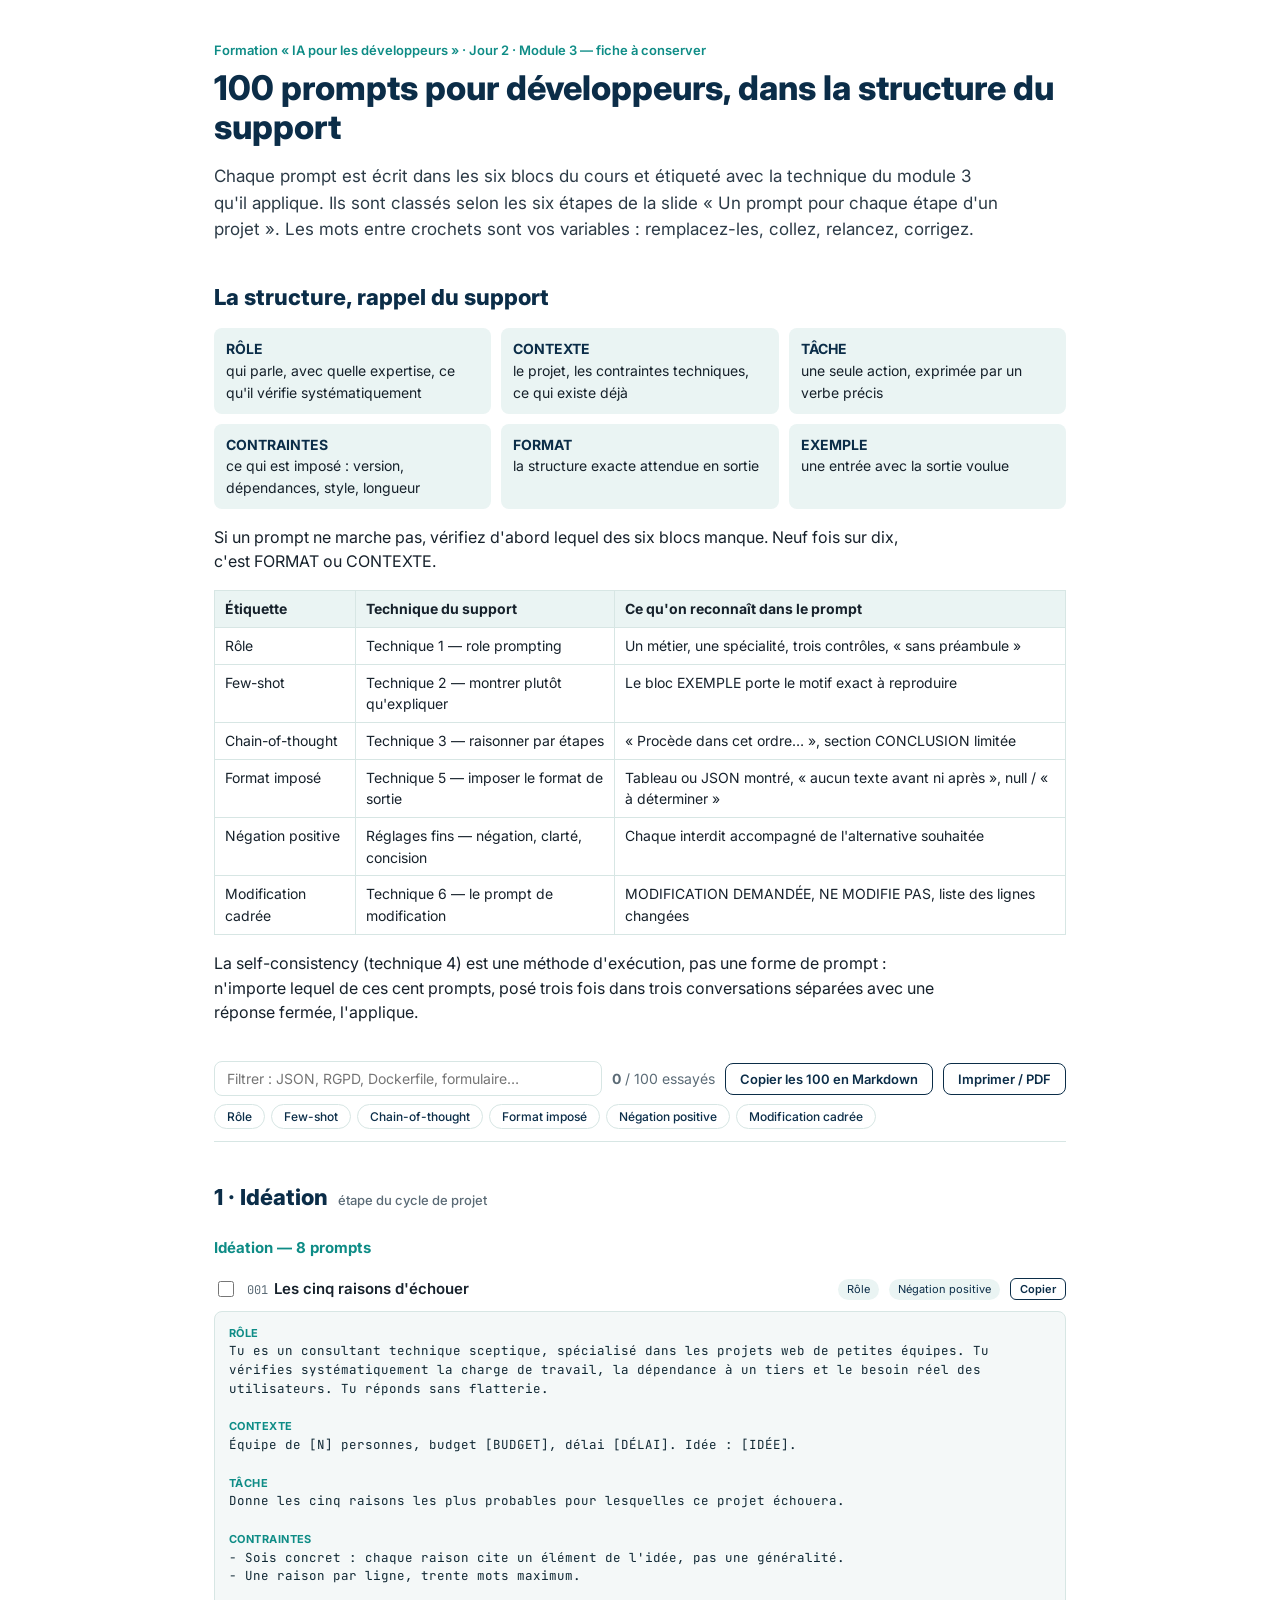
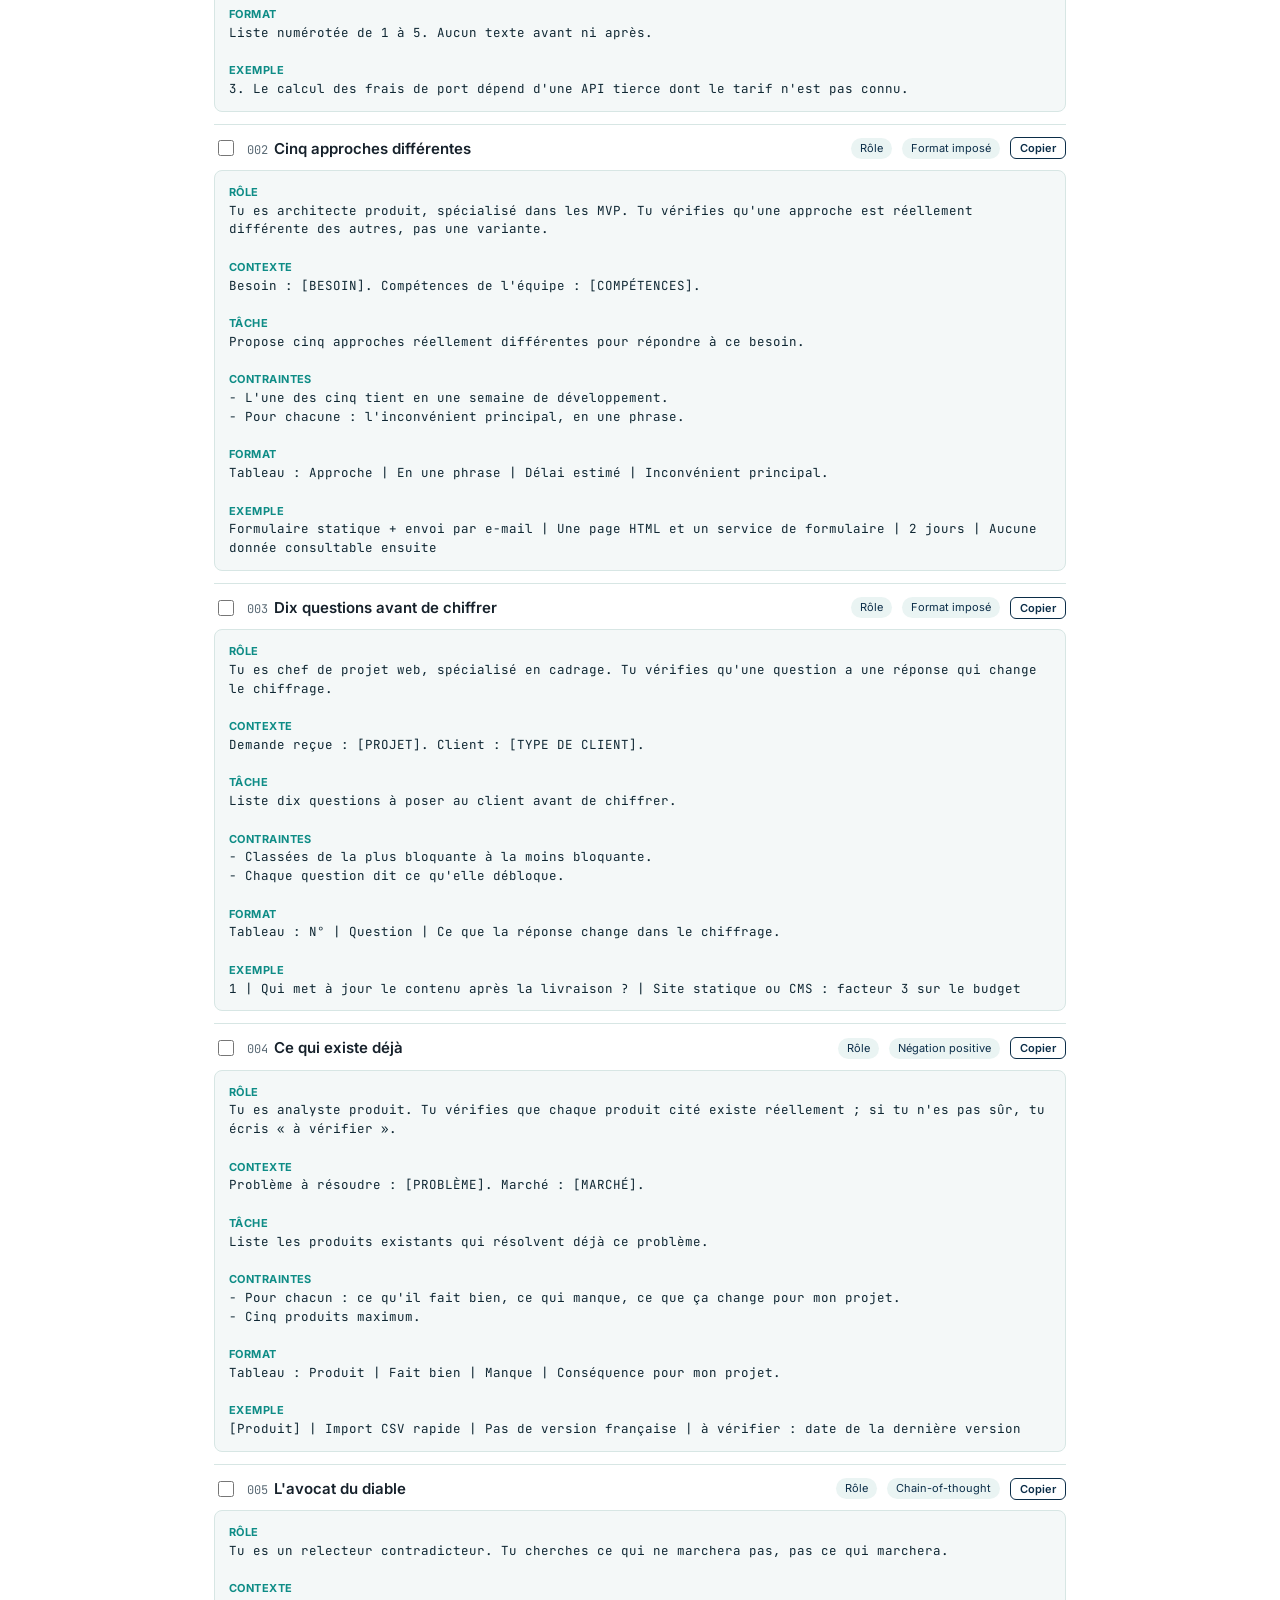
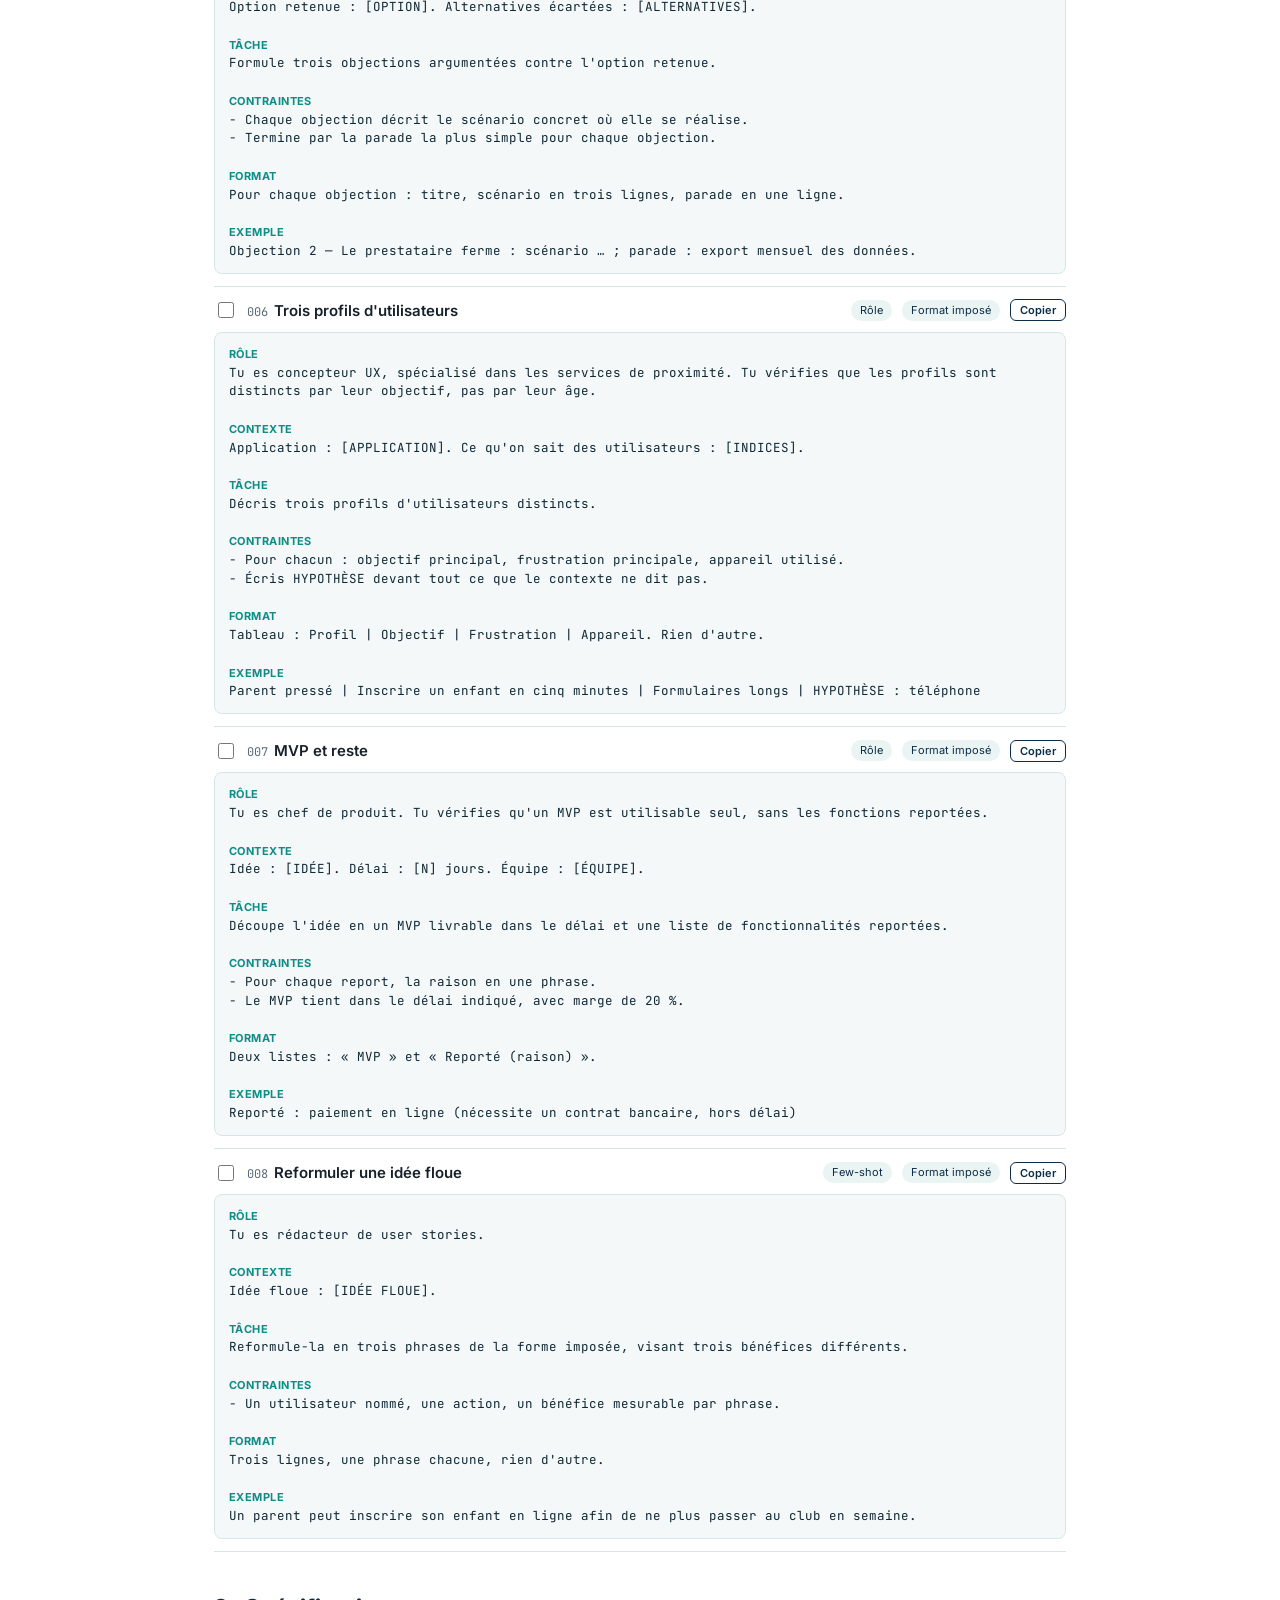
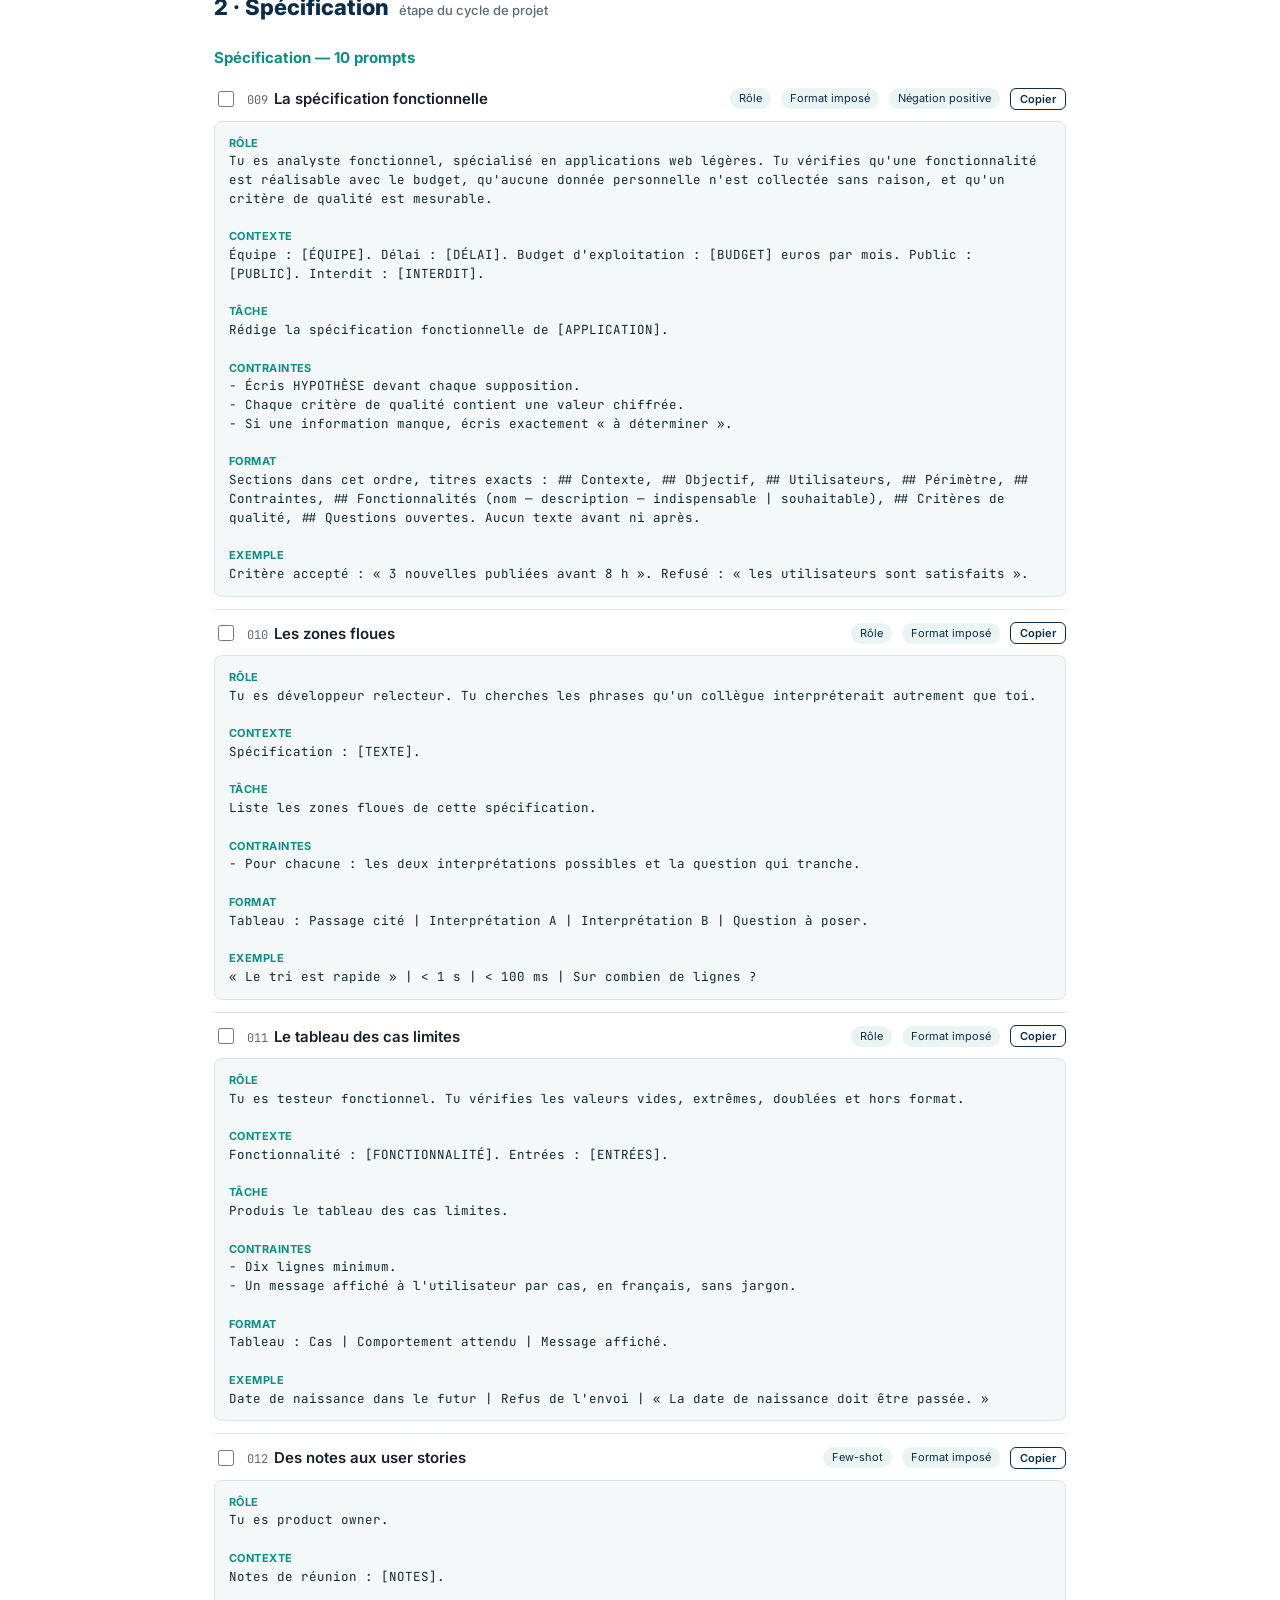
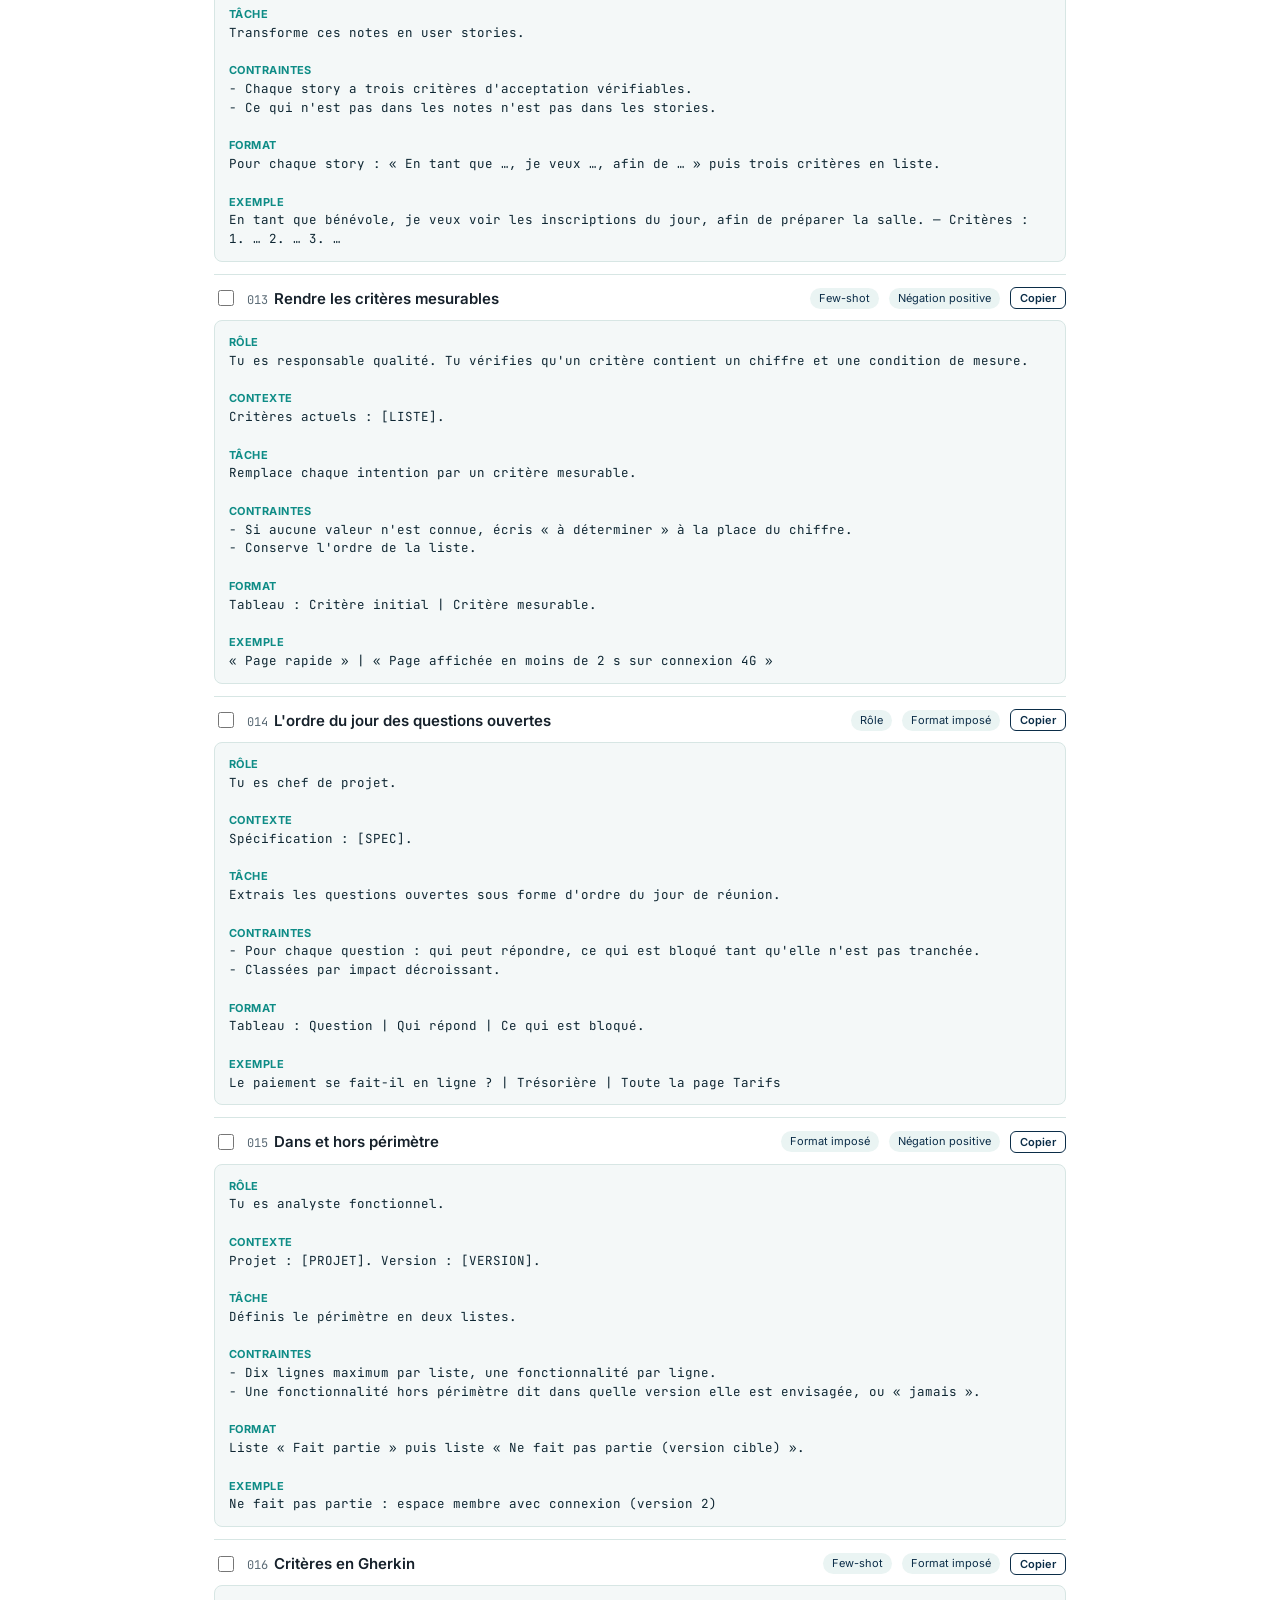
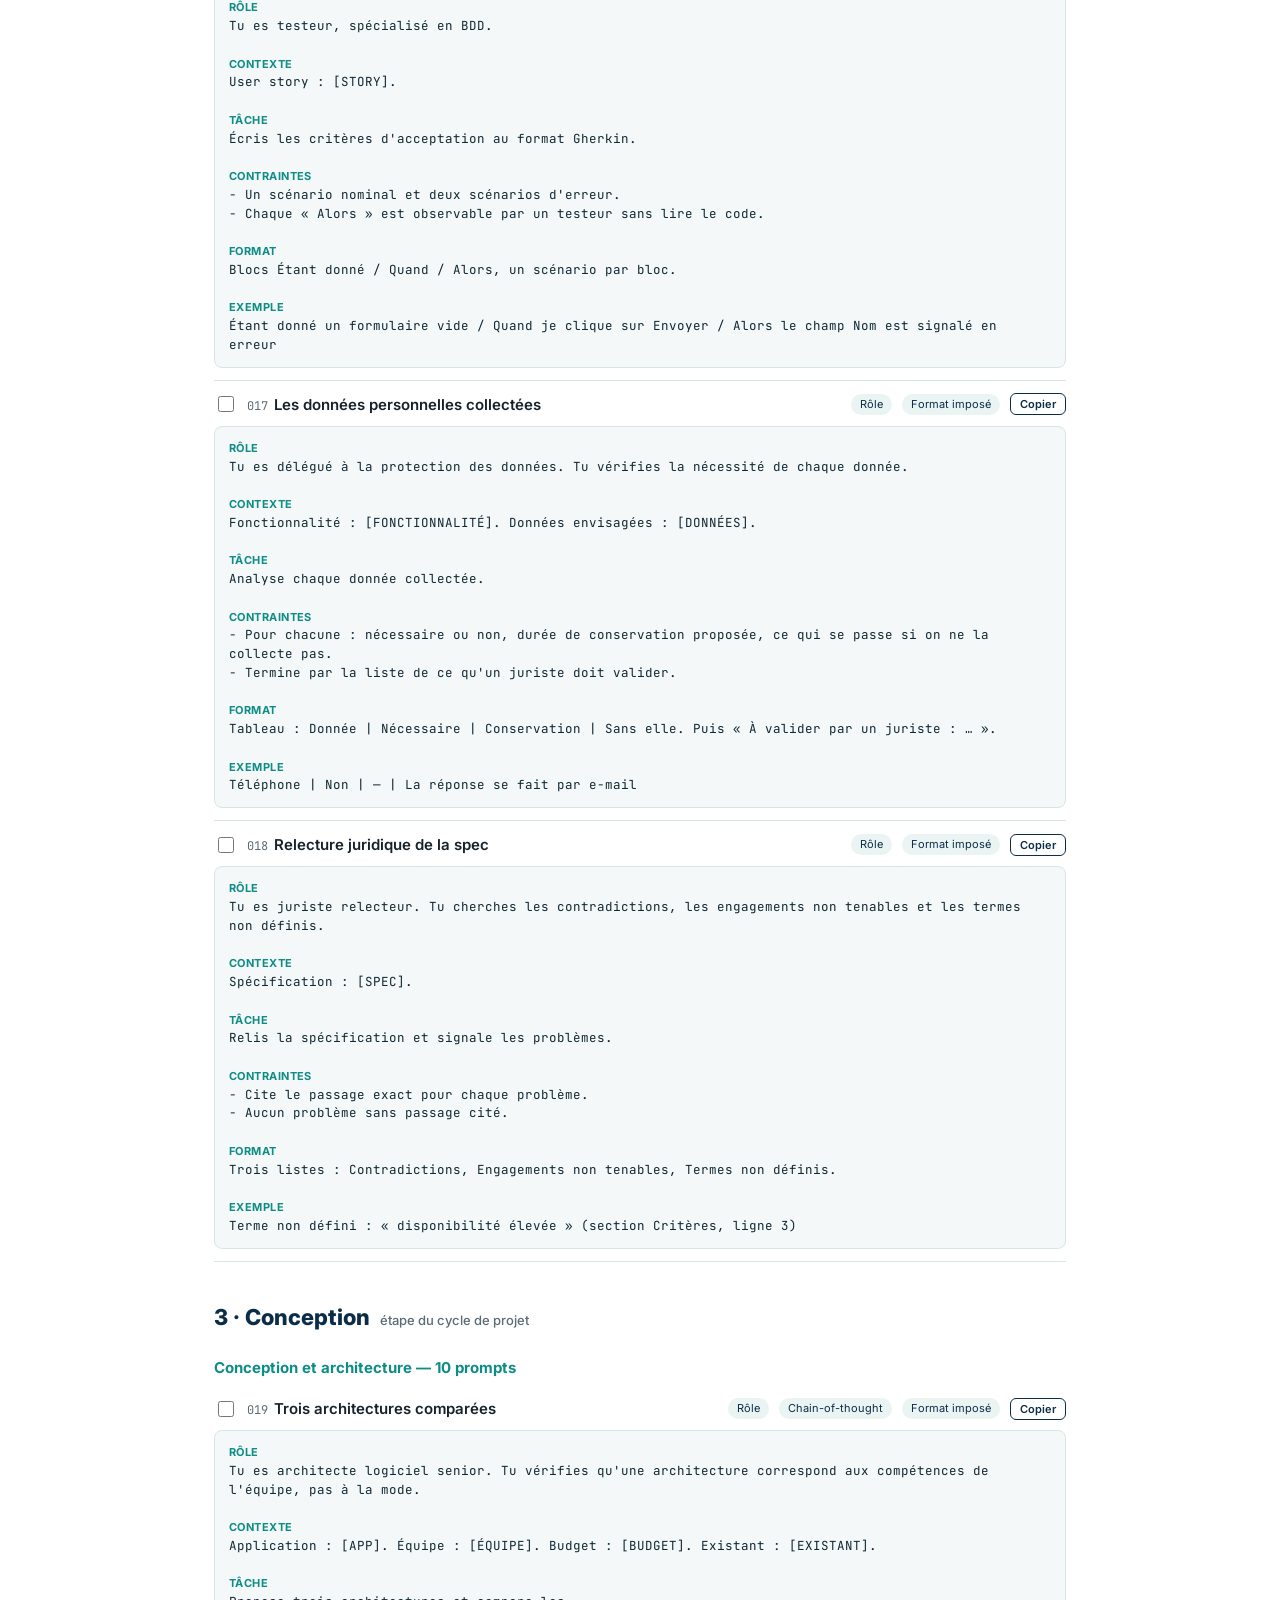
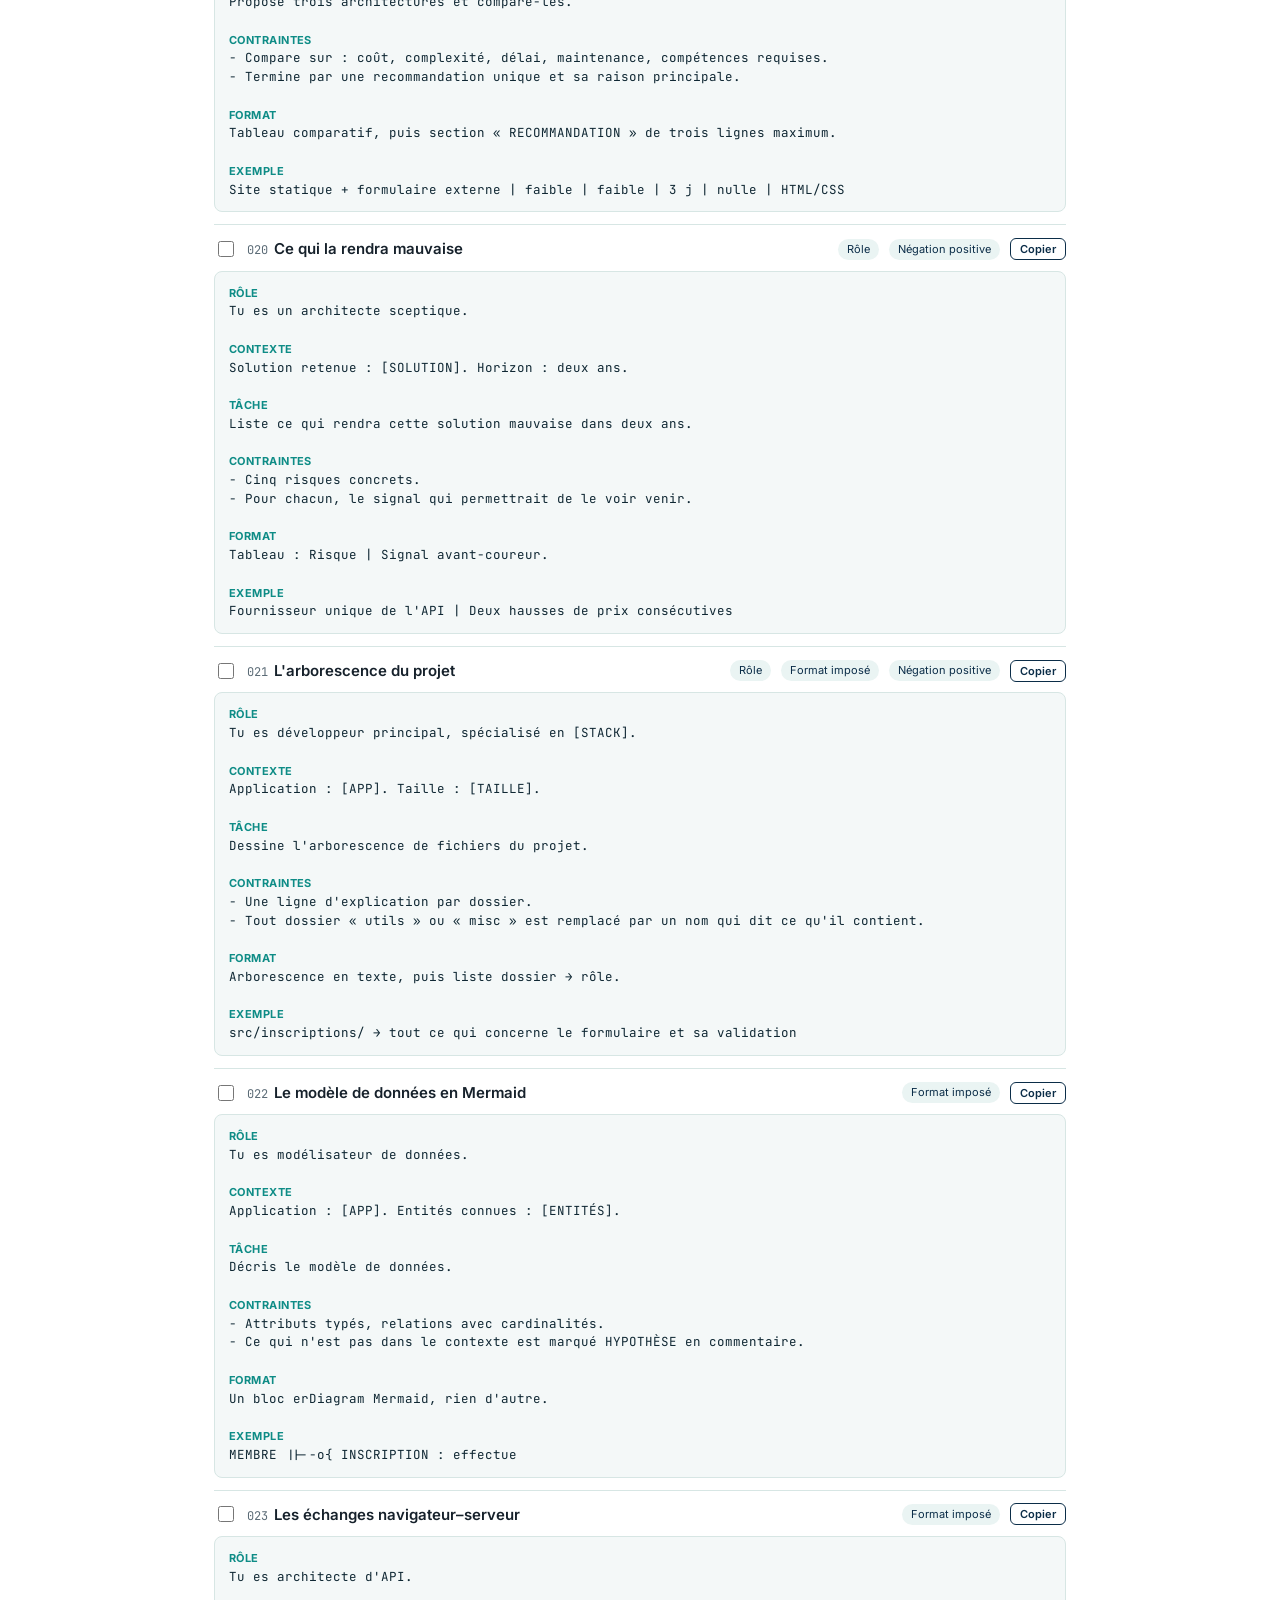
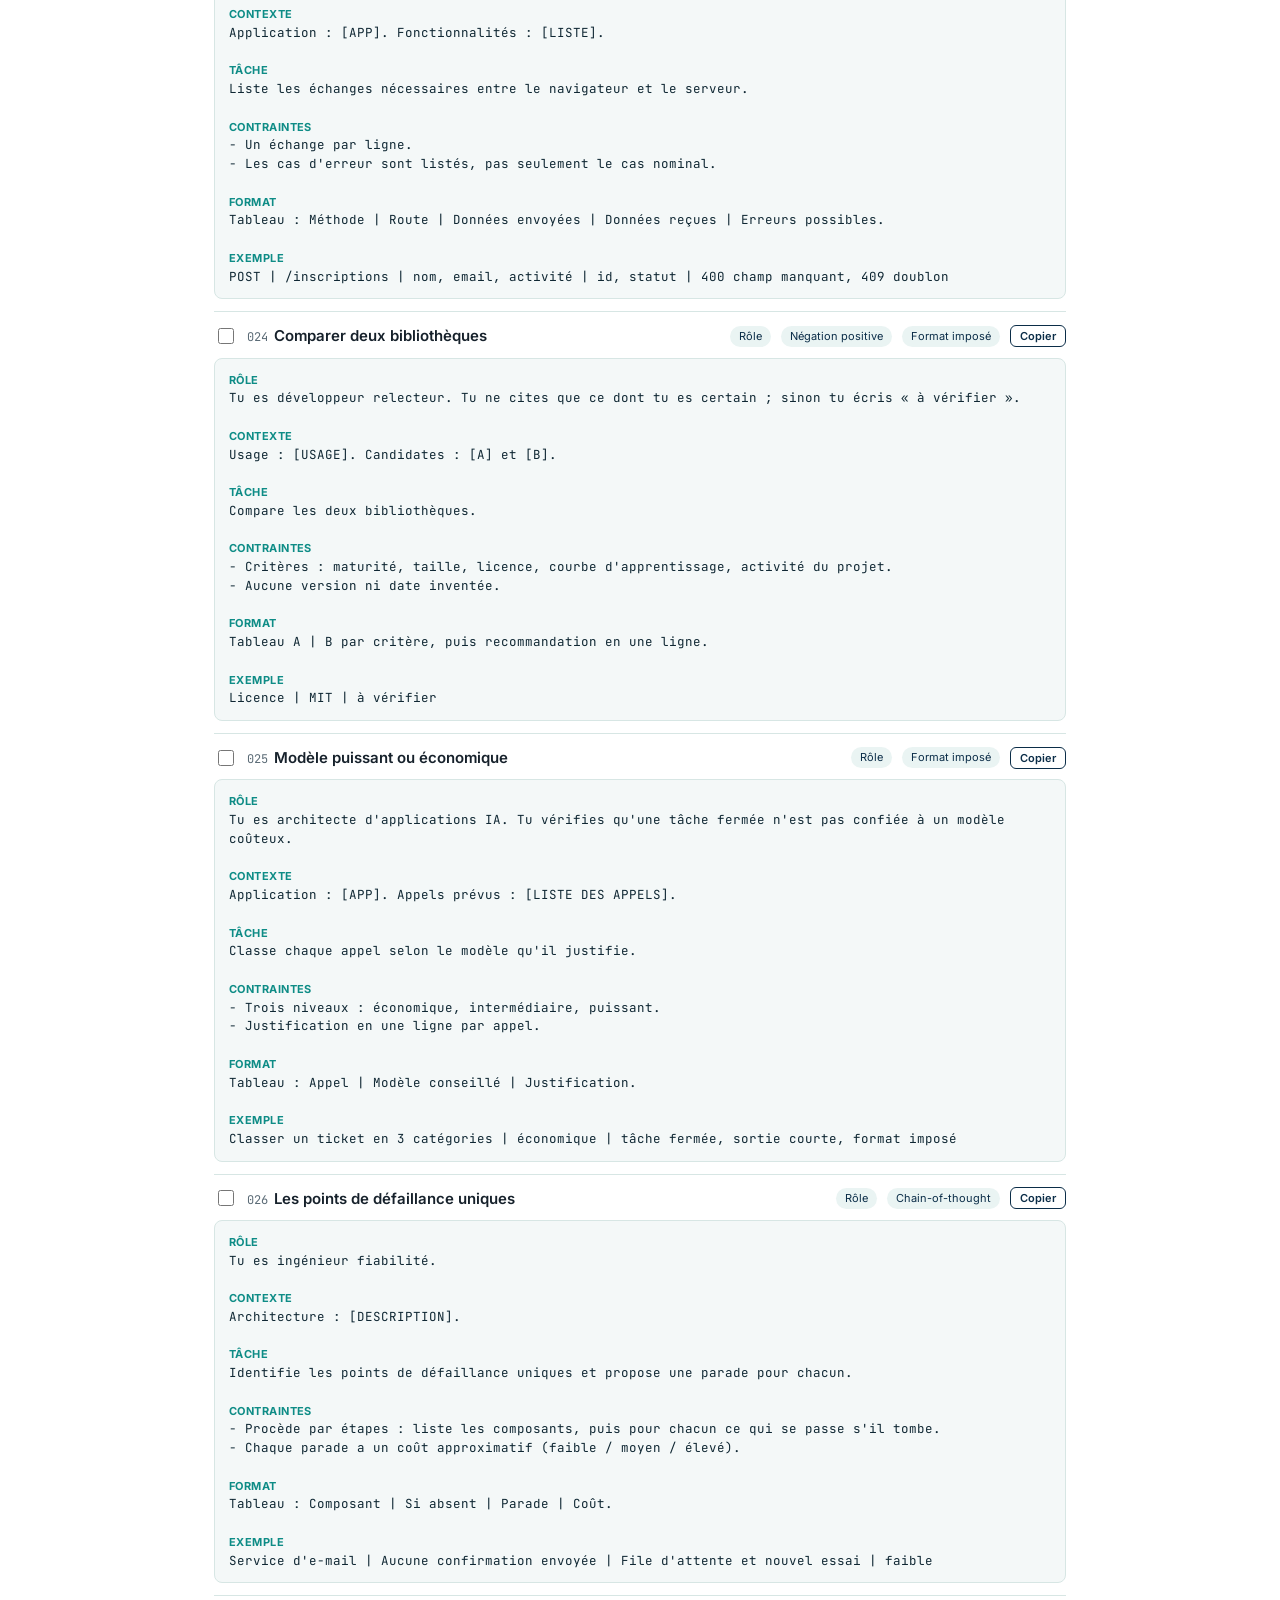
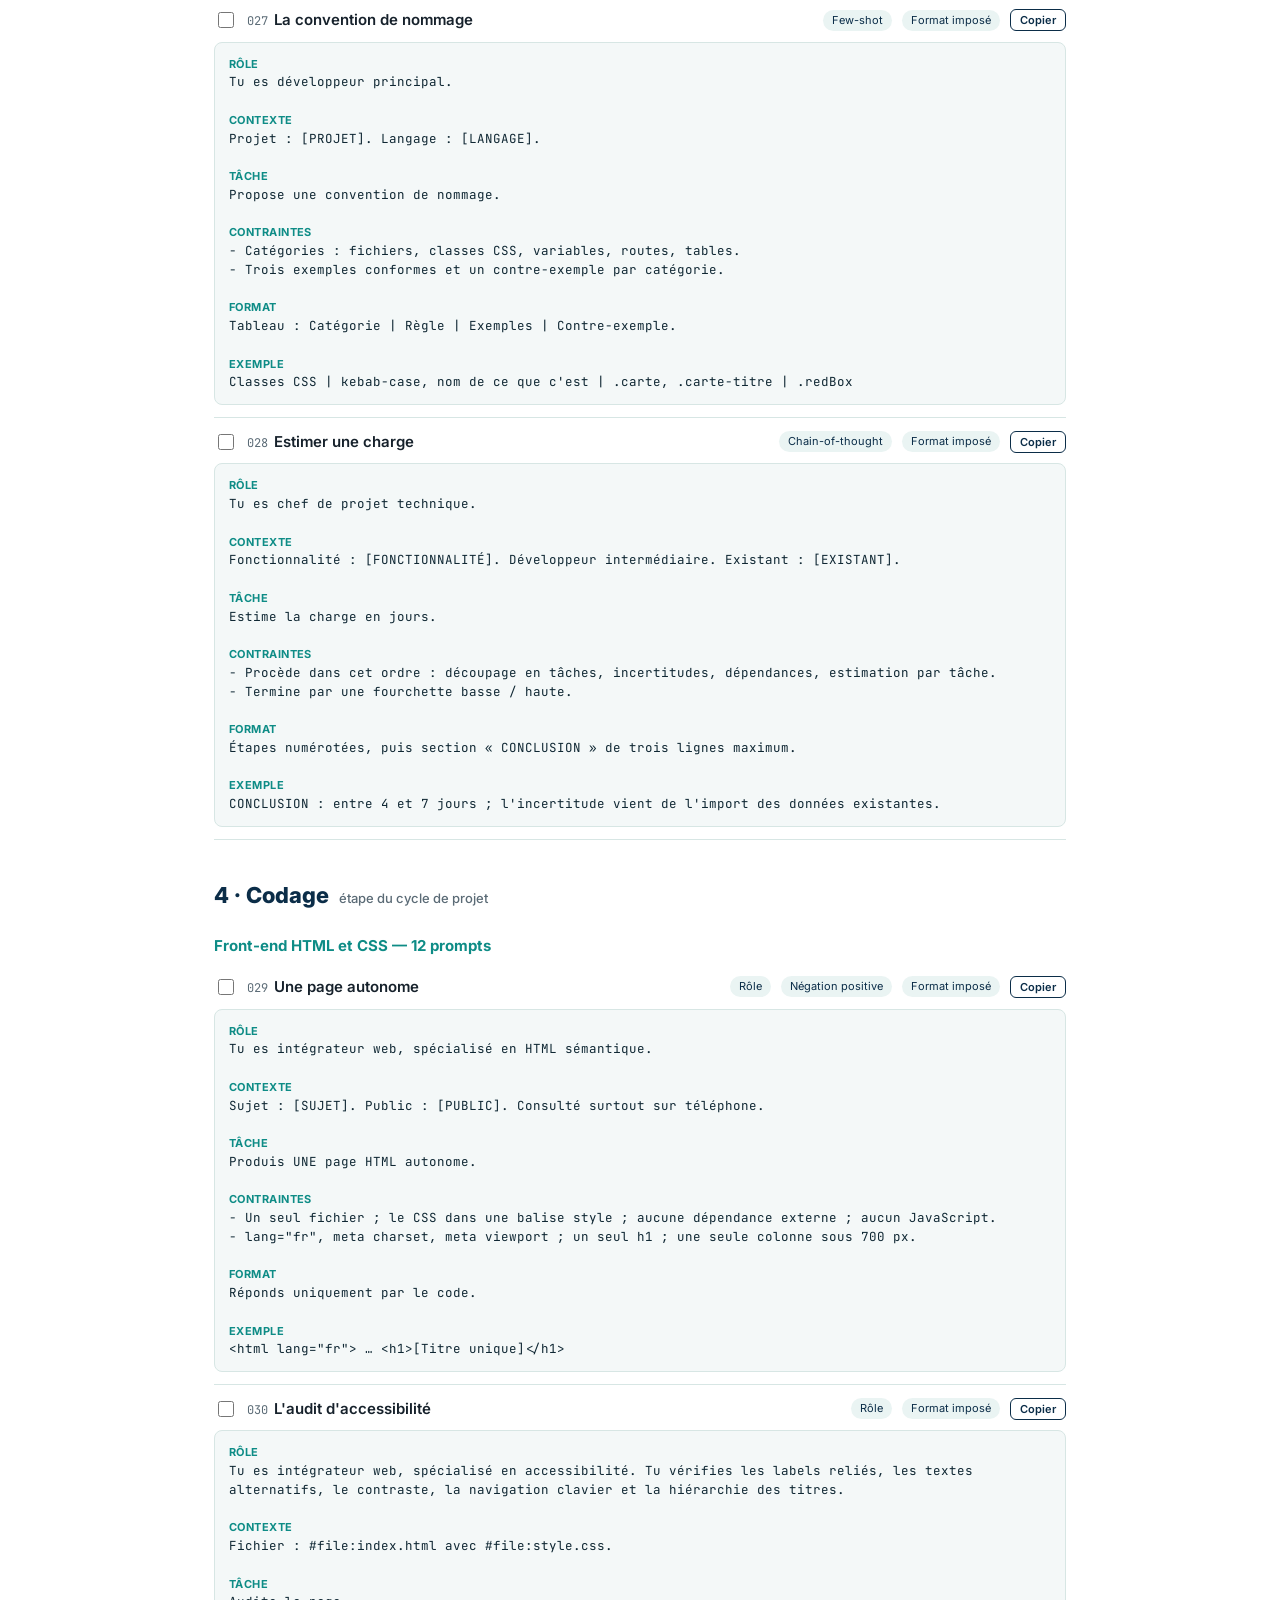
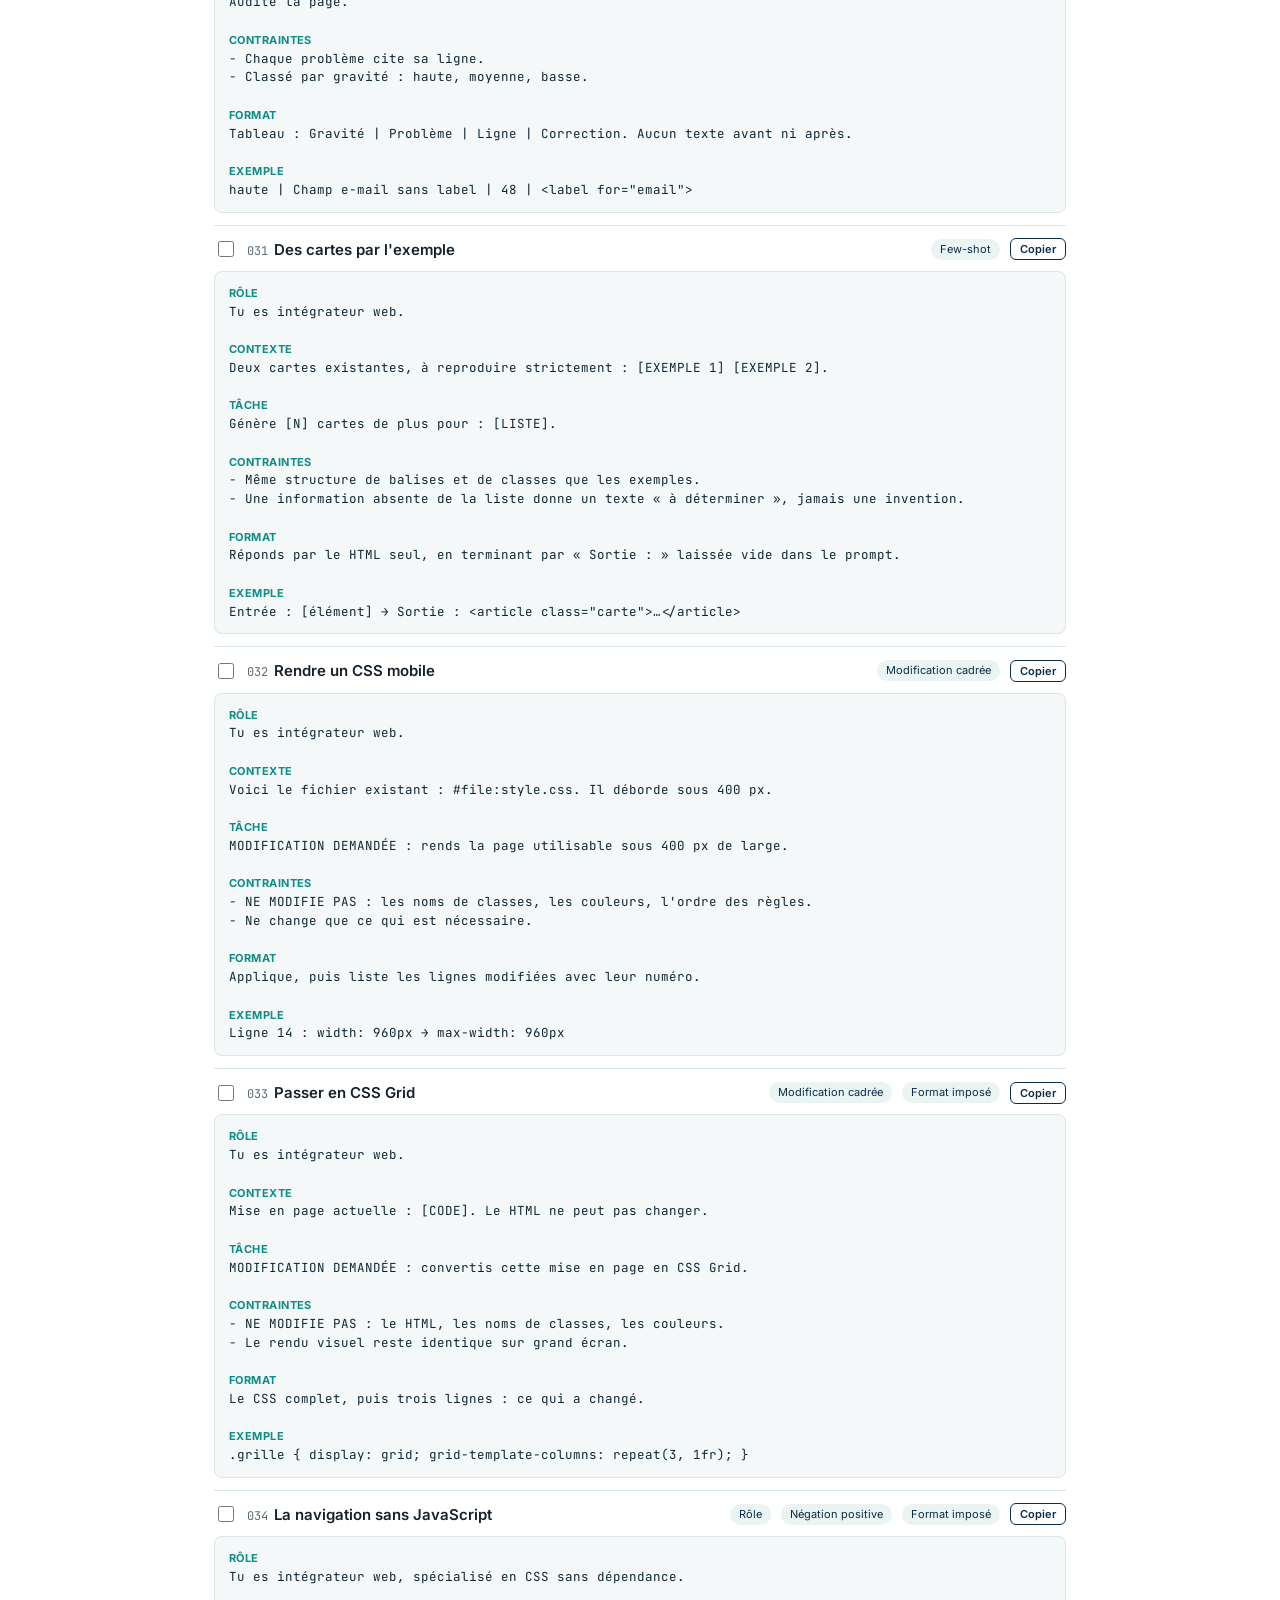
<file: 2026-09-22_Exercice_Copilot_60_Etapes/Jour2_100_Prompts_Developpeurs.html>
<!DOCTYPE html>
<html lang="fr">
<head>
<meta charset="UTF-8"><meta name="viewport" content="width=device-width, initial-scale=1">
<title>100 prompts pour développeurs — structure en six blocs</title>
<link rel="preconnect" href="https://fonts.googleapis.com">
<link href="https://fonts.googleapis.com/css2?family=Inter:wght@400;500;600;700;800&family=JetBrains+Mono:wght@400;600&display=swap" rel="stylesheet">
<style>
:root{--navy:#0B2D48;--accent:#0E8C86;--card:#EAF4F3;--border:#D7E6E4;--text:#16212B;--muted:#5B6B76;--code:#0F2733;--sand:#FBF6EC}
*{box-sizing:border-box}
body{margin:0;font-family:'Inter',sans-serif;color:var(--text);background:#fff;line-height:1.55;font-size:16px}
main{max-width:900px;margin:0 auto;padding:40px 24px 100px}
h1{font-size:34px;line-height:1.15;color:var(--navy);margin:0 0 12px;font-weight:800}
h2{font-size:22px;color:var(--navy);margin:38px 0 4px;font-weight:800;display:flex;align-items:baseline;gap:10px}
h2 small{font-size:13px;color:var(--muted);font-weight:500}
h3.cat{font-size:15px;color:var(--accent);margin:22px 0 6px;font-weight:700}
p{max-width:72ch}
.kicker{font-size:13px;color:var(--accent);font-weight:600;margin-bottom:8px}
.lead{font-size:17px;color:#2C3B47}
code{font-family:'JetBrains Mono',monospace;background:var(--card);padding:.1em .4em;border-radius:4px;font-size:.88em}
table{border-collapse:collapse;width:100%;font-size:14px;margin:14px 0}
th,td{border:1px solid var(--border);padding:7px 10px;text-align:left;vertical-align:top}
th{background:var(--card)}
.six-intro{display:grid;grid-template-columns:repeat(3,1fr);gap:10px;margin:14px 0}
.six-intro div{background:var(--card);border-radius:8px;padding:10px 12px;font-size:14px}
.six-intro b{display:block;color:var(--navy)}
.tools{position:sticky;top:0;background:#fff;padding:12px 0;border-bottom:1px solid var(--border);z-index:2;margin-top:24px}
.tools .row{display:flex;gap:10px;align-items:center;flex-wrap:wrap}
.tools input[type=search]{font-family:inherit;font-size:14px;padding:8px 12px;border:1.5px solid var(--border);border-radius:8px;min-width:240px;flex:1}
.count{font-size:14px;color:var(--muted)}
button{font-family:inherit;font-size:13px;font-weight:600;border:1.5px solid var(--navy);background:#fff;color:var(--navy);padding:7px 14px;border-radius:8px;cursor:pointer}
button.primary{background:var(--navy);color:#fff}
.chips{display:flex;gap:6px;flex-wrap:wrap;margin-top:8px}
.chip{font-size:12px;padding:4px 12px;border-radius:99px;border:1.5px solid var(--border);color:var(--navy);background:#fff;font-weight:500}
.chip.on{background:var(--navy);color:#fff;border-color:var(--navy)}
ul.ck{list-style:none;padding:0;margin:0}
ul.ck li{padding:12px 0;border-bottom:1px solid var(--border)}
ul.ck li.hidden{display:none}
.head{display:flex;gap:10px;align-items:center;flex-wrap:wrap}
.head input{width:16px;height:16px;accent-color:var(--accent);flex:none}
.head label{font-weight:600;font-size:15px;cursor:pointer;flex:1;min-width:200px}
.head .id{font-family:'JetBrains Mono',monospace;color:var(--muted);font-size:12px;margin-right:6px;font-weight:400}
.tag{font-size:11px;padding:2px 9px;border-radius:99px;background:var(--card);color:var(--navy)}
.head button{font-size:11px;padding:3px 9px;border-radius:6px}
li.done .head label{opacity:.5;text-decoration:line-through}
pre.six{background:#F4F8F8;border:1px solid var(--border);border-radius:8px;padding:12px 14px;margin:10px 0 0;font-family:'JetBrains Mono',monospace;font-size:12.5px;line-height:1.5;white-space:pre-wrap;color:var(--code)}
pre.six b{color:var(--accent);font-family:'Inter',sans-serif;font-size:11px;letter-spacing:.04em}
footer{border-top:1px solid var(--border);padding-top:14px;font-size:13px;color:var(--muted);margin-top:40px}
@media(max-width:700px){.six-intro{grid-template-columns:1fr}h1{font-size:26px}}
@media print{.tools{display:none}ul.ck li{break-inside:avoid}}
</style></head>
<body><main>
<div class="kicker">Formation « IA pour les développeurs » · Jour 2 · Module 3 — fiche à conserver</div>
<h1>100 prompts pour développeurs, dans la structure du support</h1>
<p class="lead">Chaque prompt est écrit dans les six blocs du cours et étiqueté avec la technique du module 3 qu'il applique. Ils sont classés selon les six étapes de la slide « Un prompt pour chaque étape d'un projet ». Les mots entre crochets sont vos variables : remplacez-les, collez, relancez, corrigez.</p>

<h2>La structure, rappel du support</h2>
<div class="six-intro">
  <div><b>RÔLE</b>qui parle, avec quelle expertise, ce qu'il vérifie systématiquement</div>
  <div><b>CONTEXTE</b>le projet, les contraintes techniques, ce qui existe déjà</div>
  <div><b>TÂCHE</b>une seule action, exprimée par un verbe précis</div>
  <div><b>CONTRAINTES</b>ce qui est imposé : version, dépendances, style, longueur</div>
  <div><b>FORMAT</b>la structure exacte attendue en sortie</div>
  <div><b>EXEMPLE</b>une entrée avec la sortie voulue</div>
</div>
<p>Si un prompt ne marche pas, vérifiez d'abord lequel des six blocs manque. Neuf fois sur dix, c'est FORMAT ou CONTEXTE.</p>

<table>
  <tr><th>Étiquette</th><th>Technique du support</th><th>Ce qu'on reconnaît dans le prompt</th></tr>
  <tr><td>Rôle</td><td>Technique 1 — role prompting</td><td>Un métier, une spécialité, trois contrôles, « sans préambule »</td></tr>
  <tr><td>Few-shot</td><td>Technique 2 — montrer plutôt qu'expliquer</td><td>Le bloc EXEMPLE porte le motif exact à reproduire</td></tr>
  <tr><td>Chain-of-thought</td><td>Technique 3 — raisonner par étapes</td><td>« Procède dans cet ordre… », section CONCLUSION limitée</td></tr>
  <tr><td>Format imposé</td><td>Technique 5 — imposer le format de sortie</td><td>Tableau ou JSON montré, « aucun texte avant ni après », null / « à déterminer »</td></tr>
  <tr><td>Négation positive</td><td>Réglages fins — négation, clarté, concision</td><td>Chaque interdit accompagné de l'alternative souhaitée</td></tr>
  <tr><td>Modification cadrée</td><td>Technique 6 — le prompt de modification</td><td>MODIFICATION DEMANDÉE, NE MODIFIE PAS, liste des lignes changées</td></tr>
</table>
<p>La self-consistency (technique 4) est une méthode d'exécution, pas une forme de prompt : n'importe lequel de ces cent prompts, posé trois fois dans trois conversations séparées avec une réponse fermée, l'applique.</p>

<div class="tools">
  <div class="row">
    <input type="search" id="q" placeholder="Filtrer : JSON, RGPD, Dockerfile, formulaire…" oninput="applyFilter()">
    <span class="count"><b id="done">0</b> / 100 essayés</span>
    <button onclick="copyAll(this)">Copier les 100 en Markdown</button>
    <button onclick="window.print()">Imprimer / PDF</button>
  </div>
  <div class="chips" id="chips"></div>
</div>

<div id="root"></div>

<footer>Kuate Joël Parfait — Digital House Company — hello@dhcompany.pro<br>Formation « IA pour les développeurs », Jour 2 : la programmation par prompt. Fiche des 100 prompts, septembre 2026.</footer>
</main>
<script>
const DATA = [["Idéation", [{"t": "Les cinq raisons d'échouer", "tech": ["Rôle", "Négation positive"], "r": "Tu es un consultant technique sceptique, spécialisé dans les projets web de petites équipes. Tu vérifies systématiquement la charge de travail, la dépendance à un tiers et le besoin réel des utilisateurs. Tu réponds sans flatterie.", "c": "Équipe de [N] personnes, budget [BUDGET], délai [DÉLAI]. Idée : [IDÉE].", "ta": "Donne les cinq raisons les plus probables pour lesquelles ce projet échouera.", "k": ["Sois concret : chaque raison cite un élément de l'idée, pas une généralité.", "Une raison par ligne, trente mots maximum."], "f": "Liste numérotée de 1 à 5. Aucun texte avant ni après.", "e": "3. Le calcul des frais de port dépend d'une API tierce dont le tarif n'est pas connu.", "stage": "1 · Idéation"}, {"t": "Cinq approches différentes", "tech": ["Rôle", "Format imposé"], "r": "Tu es architecte produit, spécialisé dans les MVP. Tu vérifies qu'une approche est réellement différente des autres, pas une variante.", "c": "Besoin : [BESOIN]. Compétences de l'équipe : [COMPÉTENCES].", "ta": "Propose cinq approches réellement différentes pour répondre à ce besoin.", "k": ["L'une des cinq tient en une semaine de développement.", "Pour chacune : l'inconvénient principal, en une phrase."], "f": "Tableau : Approche | En une phrase | Délai estimé | Inconvénient principal.", "e": "Formulaire statique + envoi par e-mail | Une page HTML et un service de formulaire | 2 jours | Aucune donnée consultable ensuite", "stage": "1 · Idéation"}, {"t": "Dix questions avant de chiffrer", "tech": ["Rôle", "Format imposé"], "r": "Tu es chef de projet web, spécialisé en cadrage. Tu vérifies qu'une question a une réponse qui change le chiffrage.", "c": "Demande reçue : [PROJET]. Client : [TYPE DE CLIENT].", "ta": "Liste dix questions à poser au client avant de chiffrer.", "k": ["Classées de la plus bloquante à la moins bloquante.", "Chaque question dit ce qu'elle débloque."], "f": "Tableau : N° | Question | Ce que la réponse change dans le chiffrage.", "e": "1 | Qui met à jour le contenu après la livraison ? | Site statique ou CMS : facteur 3 sur le budget", "stage": "1 · Idéation"}, {"t": "Ce qui existe déjà", "tech": ["Rôle", "Négation positive"], "r": "Tu es analyste produit. Tu vérifies que chaque produit cité existe réellement ; si tu n'es pas sûr, tu écris « à vérifier ».", "c": "Problème à résoudre : [PROBLÈME]. Marché : [MARCHÉ].", "ta": "Liste les produits existants qui résolvent déjà ce problème.", "k": ["Pour chacun : ce qu'il fait bien, ce qui manque, ce que ça change pour mon projet.", "Cinq produits maximum."], "f": "Tableau : Produit | Fait bien | Manque | Conséquence pour mon projet.", "e": "[Produit] | Import CSV rapide | Pas de version française | à vérifier : date de la dernière version", "stage": "1 · Idéation"}, {"t": "L'avocat du diable", "tech": ["Rôle", "Chain-of-thought"], "r": "Tu es un relecteur contradicteur. Tu cherches ce qui ne marchera pas, pas ce qui marchera.", "c": "Option retenue : [OPTION]. Alternatives écartées : [ALTERNATIVES].", "ta": "Formule trois objections argumentées contre l'option retenue.", "k": ["Chaque objection décrit le scénario concret où elle se réalise.", "Termine par la parade la plus simple pour chaque objection."], "f": "Pour chaque objection : titre, scénario en trois lignes, parade en une ligne.", "e": "Objection 2 — Le prestataire ferme : scénario … ; parade : export mensuel des données.", "stage": "1 · Idéation"}, {"t": "Trois profils d'utilisateurs", "tech": ["Rôle", "Format imposé"], "r": "Tu es concepteur UX, spécialisé dans les services de proximité. Tu vérifies que les profils sont distincts par leur objectif, pas par leur âge.", "c": "Application : [APPLICATION]. Ce qu'on sait des utilisateurs : [INDICES].", "ta": "Décris trois profils d'utilisateurs distincts.", "k": ["Pour chacun : objectif principal, frustration principale, appareil utilisé.", "Écris HYPOTHÈSE devant tout ce que le contexte ne dit pas."], "f": "Tableau : Profil | Objectif | Frustration | Appareil. Rien d'autre.", "e": "Parent pressé | Inscrire un enfant en cinq minutes | Formulaires longs | HYPOTHÈSE : téléphone", "stage": "1 · Idéation"}, {"t": "MVP et reste", "tech": ["Rôle", "Format imposé"], "r": "Tu es chef de produit. Tu vérifies qu'un MVP est utilisable seul, sans les fonctions reportées.", "c": "Idée : [IDÉE]. Délai : [N] jours. Équipe : [ÉQUIPE].", "ta": "Découpe l'idée en un MVP livrable dans le délai et une liste de fonctionnalités reportées.", "k": ["Pour chaque report, la raison en une phrase.", "Le MVP tient dans le délai indiqué, avec marge de 20 %."], "f": "Deux listes : « MVP » et « Reporté (raison) ».", "e": "Reporté : paiement en ligne (nécessite un contrat bancaire, hors délai)", "stage": "1 · Idéation"}, {"t": "Reformuler une idée floue", "tech": ["Few-shot", "Format imposé"], "r": "Tu es rédacteur de user stories.", "c": "Idée floue : [IDÉE FLOUE].", "ta": "Reformule-la en trois phrases de la forme imposée, visant trois bénéfices différents.", "k": ["Un utilisateur nommé, une action, un bénéfice mesurable par phrase."], "f": "Trois lignes, une phrase chacune, rien d'autre.", "e": "Un parent peut inscrire son enfant en ligne afin de ne plus passer au club en semaine.", "stage": "1 · Idéation"}]], ["Spécification", [{"t": "La spécification fonctionnelle", "tech": ["Rôle", "Format imposé", "Négation positive"], "r": "Tu es analyste fonctionnel, spécialisé en applications web légères. Tu vérifies qu'une fonctionnalité est réalisable avec le budget, qu'aucune donnée personnelle n'est collectée sans raison, et qu'un critère de qualité est mesurable.", "c": "Équipe : [ÉQUIPE]. Délai : [DÉLAI]. Budget d'exploitation : [BUDGET] euros par mois. Public : [PUBLIC]. Interdit : [INTERDIT].", "ta": "Rédige la spécification fonctionnelle de [APPLICATION].", "k": ["Écris HYPOTHÈSE devant chaque supposition.", "Chaque critère de qualité contient une valeur chiffrée.", "Si une information manque, écris exactement « à déterminer »."], "f": "Sections dans cet ordre, titres exacts : ## Contexte, ## Objectif, ## Utilisateurs, ## Périmètre, ## Contraintes, ## Fonctionnalités (nom — description — indispensable | souhaitable), ## Critères de qualité, ## Questions ouvertes. Aucun texte avant ni après.", "e": "Critère accepté : « 3 nouvelles publiées avant 8 h ». Refusé : « les utilisateurs sont satisfaits ».", "stage": "2 · Spécification"}, {"t": "Les zones floues", "tech": ["Rôle", "Format imposé"], "r": "Tu es développeur relecteur. Tu cherches les phrases qu'un collègue interpréterait autrement que toi.", "c": "Spécification : [TEXTE].", "ta": "Liste les zones floues de cette spécification.", "k": ["Pour chacune : les deux interprétations possibles et la question qui tranche."], "f": "Tableau : Passage cité | Interprétation A | Interprétation B | Question à poser.", "e": "« Le tri est rapide » | < 1 s | < 100 ms | Sur combien de lignes ?", "stage": "2 · Spécification"}, {"t": "Le tableau des cas limites", "tech": ["Rôle", "Format imposé"], "r": "Tu es testeur fonctionnel. Tu vérifies les valeurs vides, extrêmes, doublées et hors format.", "c": "Fonctionnalité : [FONCTIONNALITÉ]. Entrées : [ENTRÉES].", "ta": "Produis le tableau des cas limites.", "k": ["Dix lignes minimum.", "Un message affiché à l'utilisateur par cas, en français, sans jargon."], "f": "Tableau : Cas | Comportement attendu | Message affiché.", "e": "Date de naissance dans le futur | Refus de l'envoi | « La date de naissance doit être passée. »", "stage": "2 · Spécification"}, {"t": "Des notes aux user stories", "tech": ["Few-shot", "Format imposé"], "r": "Tu es product owner.", "c": "Notes de réunion : [NOTES].", "ta": "Transforme ces notes en user stories.", "k": ["Chaque story a trois critères d'acceptation vérifiables.", "Ce qui n'est pas dans les notes n'est pas dans les stories."], "f": "Pour chaque story : « En tant que …, je veux …, afin de … » puis trois critères en liste.", "e": "En tant que bénévole, je veux voir les inscriptions du jour, afin de préparer la salle. — Critères : 1. … 2. … 3. …", "stage": "2 · Spécification"}, {"t": "Rendre les critères mesurables", "tech": ["Few-shot", "Négation positive"], "r": "Tu es responsable qualité. Tu vérifies qu'un critère contient un chiffre et une condition de mesure.", "c": "Critères actuels : [LISTE].", "ta": "Remplace chaque intention par un critère mesurable.", "k": ["Si aucune valeur n'est connue, écris « à déterminer » à la place du chiffre.", "Conserve l'ordre de la liste."], "f": "Tableau : Critère initial | Critère mesurable.", "e": "« Page rapide » | « Page affichée en moins de 2 s sur connexion 4G »", "stage": "2 · Spécification"}, {"t": "L'ordre du jour des questions ouvertes", "tech": ["Rôle", "Format imposé"], "r": "Tu es chef de projet.", "c": "Spécification : [SPEC].", "ta": "Extrais les questions ouvertes sous forme d'ordre du jour de réunion.", "k": ["Pour chaque question : qui peut répondre, ce qui est bloqué tant qu'elle n'est pas tranchée.", "Classées par impact décroissant."], "f": "Tableau : Question | Qui répond | Ce qui est bloqué.", "e": "Le paiement se fait-il en ligne ? | Trésorière | Toute la page Tarifs", "stage": "2 · Spécification"}, {"t": "Dans et hors périmètre", "tech": ["Format imposé", "Négation positive"], "r": "Tu es analyste fonctionnel.", "c": "Projet : [PROJET]. Version : [VERSION].", "ta": "Définis le périmètre en deux listes.", "k": ["Dix lignes maximum par liste, une fonctionnalité par ligne.", "Une fonctionnalité hors périmètre dit dans quelle version elle est envisagée, ou « jamais »."], "f": "Liste « Fait partie » puis liste « Ne fait pas partie (version cible) ».", "e": "Ne fait pas partie : espace membre avec connexion (version 2)", "stage": "2 · Spécification"}, {"t": "Critères en Gherkin", "tech": ["Few-shot", "Format imposé"], "r": "Tu es testeur, spécialisé en BDD.", "c": "User story : [STORY].", "ta": "Écris les critères d'acceptation au format Gherkin.", "k": ["Un scénario nominal et deux scénarios d'erreur.", "Chaque « Alors » est observable par un testeur sans lire le code."], "f": "Blocs Étant donné / Quand / Alors, un scénario par bloc.", "e": "Étant donné un formulaire vide / Quand je clique sur Envoyer / Alors le champ Nom est signalé en erreur", "stage": "2 · Spécification"}, {"t": "Les données personnelles collectées", "tech": ["Rôle", "Format imposé"], "r": "Tu es délégué à la protection des données. Tu vérifies la nécessité de chaque donnée.", "c": "Fonctionnalité : [FONCTIONNALITÉ]. Données envisagées : [DONNÉES].", "ta": "Analyse chaque donnée collectée.", "k": ["Pour chacune : nécessaire ou non, durée de conservation proposée, ce qui se passe si on ne la collecte pas.", "Termine par la liste de ce qu'un juriste doit valider."], "f": "Tableau : Donnée | Nécessaire | Conservation | Sans elle. Puis « À valider par un juriste : … ».", "e": "Téléphone | Non | — | La réponse se fait par e-mail", "stage": "2 · Spécification"}, {"t": "Relecture juridique de la spec", "tech": ["Rôle", "Format imposé"], "r": "Tu es juriste relecteur. Tu cherches les contradictions, les engagements non tenables et les termes non définis.", "c": "Spécification : [SPEC].", "ta": "Relis la spécification et signale les problèmes.", "k": ["Cite le passage exact pour chaque problème.", "Aucun problème sans passage cité."], "f": "Trois listes : Contradictions, Engagements non tenables, Termes non définis.", "e": "Terme non défini : « disponibilité élevée » (section Critères, ligne 3)", "stage": "2 · Spécification"}]], ["Conception et architecture", [{"t": "Trois architectures comparées", "tech": ["Rôle", "Chain-of-thought", "Format imposé"], "r": "Tu es architecte logiciel senior. Tu vérifies qu'une architecture correspond aux compétences de l'équipe, pas à la mode.", "c": "Application : [APP]. Équipe : [ÉQUIPE]. Budget : [BUDGET]. Existant : [EXISTANT].", "ta": "Propose trois architectures et compare-les.", "k": ["Compare sur : coût, complexité, délai, maintenance, compétences requises.", "Termine par une recommandation unique et sa raison principale."], "f": "Tableau comparatif, puis section « RECOMMANDATION » de trois lignes maximum.", "e": "Site statique + formulaire externe | faible | faible | 3 j | nulle | HTML/CSS", "stage": "3 · Conception"}, {"t": "Ce qui la rendra mauvaise", "tech": ["Rôle", "Négation positive"], "r": "Tu es un architecte sceptique.", "c": "Solution retenue : [SOLUTION]. Horizon : deux ans.", "ta": "Liste ce qui rendra cette solution mauvaise dans deux ans.", "k": ["Cinq risques concrets.", "Pour chacun, le signal qui permettrait de le voir venir."], "f": "Tableau : Risque | Signal avant-coureur.", "e": "Fournisseur unique de l'API | Deux hausses de prix consécutives", "stage": "3 · Conception"}, {"t": "L'arborescence du projet", "tech": ["Rôle", "Format imposé", "Négation positive"], "r": "Tu es développeur principal, spécialisé en [STACK].", "c": "Application : [APP]. Taille : [TAILLE].", "ta": "Dessine l'arborescence de fichiers du projet.", "k": ["Une ligne d'explication par dossier.", "Tout dossier « utils » ou « misc » est remplacé par un nom qui dit ce qu'il contient."], "f": "Arborescence en texte, puis liste dossier → rôle.", "e": "src/inscriptions/ → tout ce qui concerne le formulaire et sa validation", "stage": "3 · Conception"}, {"t": "Le modèle de données en Mermaid", "tech": ["Format imposé"], "r": "Tu es modélisateur de données.", "c": "Application : [APP]. Entités connues : [ENTITÉS].", "ta": "Décris le modèle de données.", "k": ["Attributs typés, relations avec cardinalités.", "Ce qui n'est pas dans le contexte est marqué HYPOTHÈSE en commentaire."], "f": "Un bloc erDiagram Mermaid, rien d'autre.", "e": "MEMBRE ||--o{ INSCRIPTION : effectue", "stage": "3 · Conception"}, {"t": "Les échanges navigateur–serveur", "tech": ["Format imposé"], "r": "Tu es architecte d'API.", "c": "Application : [APP]. Fonctionnalités : [LISTE].", "ta": "Liste les échanges nécessaires entre le navigateur et le serveur.", "k": ["Un échange par ligne.", "Les cas d'erreur sont listés, pas seulement le cas nominal."], "f": "Tableau : Méthode | Route | Données envoyées | Données reçues | Erreurs possibles.", "e": "POST | /inscriptions | nom, email, activité | id, statut | 400 champ manquant, 409 doublon", "stage": "3 · Conception"}, {"t": "Comparer deux bibliothèques", "tech": ["Rôle", "Négation positive", "Format imposé"], "r": "Tu es développeur relecteur. Tu ne cites que ce dont tu es certain ; sinon tu écris « à vérifier ».", "c": "Usage : [USAGE]. Candidates : [A] et [B].", "ta": "Compare les deux bibliothèques.", "k": ["Critères : maturité, taille, licence, courbe d'apprentissage, activité du projet.", "Aucune version ni date inventée."], "f": "Tableau A | B par critère, puis recommandation en une ligne.", "e": "Licence | MIT | à vérifier", "stage": "3 · Conception"}, {"t": "Modèle puissant ou économique", "tech": ["Rôle", "Format imposé"], "r": "Tu es architecte d'applications IA. Tu vérifies qu'une tâche fermée n'est pas confiée à un modèle coûteux.", "c": "Application : [APP]. Appels prévus : [LISTE DES APPELS].", "ta": "Classe chaque appel selon le modèle qu'il justifie.", "k": ["Trois niveaux : économique, intermédiaire, puissant.", "Justification en une ligne par appel."], "f": "Tableau : Appel | Modèle conseillé | Justification.", "e": "Classer un ticket en 3 catégories | économique | tâche fermée, sortie courte, format imposé", "stage": "3 · Conception"}, {"t": "Les points de défaillance uniques", "tech": ["Rôle", "Chain-of-thought"], "r": "Tu es ingénieur fiabilité.", "c": "Architecture : [DESCRIPTION].", "ta": "Identifie les points de défaillance uniques et propose une parade pour chacun.", "k": ["Procède par étapes : liste les composants, puis pour chacun ce qui se passe s'il tombe.", "Chaque parade a un coût approximatif (faible / moyen / élevé)."], "f": "Tableau : Composant | Si absent | Parade | Coût.", "e": "Service d'e-mail | Aucune confirmation envoyée | File d'attente et nouvel essai | faible", "stage": "3 · Conception"}, {"t": "La convention de nommage", "tech": ["Few-shot", "Format imposé"], "r": "Tu es développeur principal.", "c": "Projet : [PROJET]. Langage : [LANGAGE].", "ta": "Propose une convention de nommage.", "k": ["Catégories : fichiers, classes CSS, variables, routes, tables.", "Trois exemples conformes et un contre-exemple par catégorie."], "f": "Tableau : Catégorie | Règle | Exemples | Contre-exemple.", "e": "Classes CSS | kebab-case, nom de ce que c'est | .carte, .carte-titre | .redBox", "stage": "3 · Conception"}, {"t": "Estimer une charge", "tech": ["Chain-of-thought", "Format imposé"], "r": "Tu es chef de projet technique.", "c": "Fonctionnalité : [FONCTIONNALITÉ]. Développeur intermédiaire. Existant : [EXISTANT].", "ta": "Estime la charge en jours.", "k": ["Procède dans cet ordre : découpage en tâches, incertitudes, dépendances, estimation par tâche.", "Termine par une fourchette basse / haute."], "f": "Étapes numérotées, puis section « CONCLUSION » de trois lignes maximum.", "e": "CONCLUSION : entre 4 et 7 jours ; l'incertitude vient de l'import des données existantes.", "stage": "3 · Conception"}]], ["Front-end HTML et CSS", [{"t": "Une page autonome", "tech": ["Rôle", "Négation positive", "Format imposé"], "r": "Tu es intégrateur web, spécialisé en HTML sémantique.", "c": "Sujet : [SUJET]. Public : [PUBLIC]. Consulté surtout sur téléphone.", "ta": "Produis UNE page HTML autonome.", "k": ["Un seul fichier ; le CSS dans une balise style ; aucune dépendance externe ; aucun JavaScript.", "lang=\"fr\", meta charset, meta viewport ; un seul h1 ; une seule colonne sous 700 px."], "f": "Réponds uniquement par le code.", "e": "<html lang=\"fr\"> … <h1>[Titre unique]</h1>", "stage": "4 · Codage"}, {"t": "L'audit d'accessibilité", "tech": ["Rôle", "Format imposé"], "r": "Tu es intégrateur web, spécialisé en accessibilité. Tu vérifies les labels reliés, les textes alternatifs, le contraste, la navigation clavier et la hiérarchie des titres.", "c": "Fichier : #file:index.html avec #file:style.css.", "ta": "Audite la page.", "k": ["Chaque problème cite sa ligne.", "Classé par gravité : haute, moyenne, basse."], "f": "Tableau : Gravité | Problème | Ligne | Correction. Aucun texte avant ni après.", "e": "haute | Champ e-mail sans label | 48 | <label for=\"email\">", "stage": "4 · Codage"}, {"t": "Des cartes par l'exemple", "tech": ["Few-shot"], "r": "Tu es intégrateur web.", "c": "Deux cartes existantes, à reproduire strictement : [EXEMPLE 1] [EXEMPLE 2].", "ta": "Génère [N] cartes de plus pour : [LISTE].", "k": ["Même structure de balises et de classes que les exemples.", "Une information absente de la liste donne un texte « à déterminer », jamais une invention."], "f": "Réponds par le HTML seul, en terminant par « Sortie : » laissée vide dans le prompt.", "e": "Entrée : [élément] → Sortie : <article class=\"carte\">…</article>", "stage": "4 · Codage"}, {"t": "Rendre un CSS mobile", "tech": ["Modification cadrée"], "r": "Tu es intégrateur web.", "c": "Voici le fichier existant : #file:style.css. Il déborde sous 400 px.", "ta": "MODIFICATION DEMANDÉE : rends la page utilisable sous 400 px de large.", "k": ["NE MODIFIE PAS : les noms de classes, les couleurs, l'ordre des règles.", "Ne change que ce qui est nécessaire."], "f": "Applique, puis liste les lignes modifiées avec leur numéro.", "e": "Ligne 14 : width: 960px → max-width: 960px", "stage": "4 · Codage"}, {"t": "Passer en CSS Grid", "tech": ["Modification cadrée", "Format imposé"], "r": "Tu es intégrateur web.", "c": "Mise en page actuelle : [CODE]. Le HTML ne peut pas changer.", "ta": "MODIFICATION DEMANDÉE : convertis cette mise en page en CSS Grid.", "k": ["NE MODIFIE PAS : le HTML, les noms de classes, les couleurs.", "Le rendu visuel reste identique sur grand écran."], "f": "Le CSS complet, puis trois lignes : ce qui a changé.", "e": ".grille { display: grid; grid-template-columns: repeat(3, 1fr); }", "stage": "4 · Codage"}, {"t": "La navigation sans JavaScript", "tech": ["Rôle", "Négation positive", "Format imposé"], "r": "Tu es intégrateur web, spécialisé en CSS sans dépendance.", "c": "Liens du menu : [LIENS]. Personne dans l'équipe ne maintient de JavaScript.", "ta": "Crée la barre de navigation.", "k": ["Élément nav, liste ul, état actif visible, focus clavier visible.", "Sous 600 px les liens passent à la ligne. Uniquement du HTML et du CSS."], "f": "Le HTML du nav, puis le CSS, chacun dans son bloc.", "e": "<li><a href=\"#activites\">Activités</a></li>", "stage": "4 · Codage"}, {"t": "Les couleurs en variables", "tech": ["Modification cadrée"], "r": "Tu es intégrateur web.", "c": "Voici le fichier existant : #file:style.css.", "ta": "MODIFICATION DEMANDÉE : déclare couleurs, polices et espacements dans :root et remplace chaque valeur en dur par sa variable.", "k": ["NE MODIFIE PAS : les sélecteurs, l'ordre des règles, aucune autre propriété."], "f": "Applique, puis liste les lignes modifiées.", "e": ":root { --vert: #1F6F4A; }  …  color: var(--vert);", "stage": "4 · Codage"}, {"t": "Diagnostiquer un défaut d'affichage", "tech": ["Chain-of-thought", "Format imposé"], "r": "Tu es intégrateur web.", "c": "Composant : [CODE]. Symptôme observé : [SYMPTÔME], à [LARGEUR] px.", "ta": "Trouve la cause et la correction minimale.", "k": ["Procède dans cet ordre : reformule le problème ; liste deux hypothèses ; donne le test qui départage chacune ; conclus.", "Ne code pas la correction dans cette réponse."], "f": "Étapes numérotées, puis « CONCLUSION » de trois lignes maximum.", "e": "CONCLUSION : la largeur fixe de .carte empêche le retour à la ligne ; passer en max-width.", "stage": "4 · Codage"}, {"t": "Le formulaire sémantique", "tech": ["Rôle", "Format imposé", "Négation positive"], "r": "Tu es intégrateur web, spécialisé en accessibilité.", "c": "Champs : [DESCRIPTION DES CHAMPS].", "ta": "Génère le formulaire en HTML.", "k": ["Chaque champ a un label relié par for/id, ses attributs required, type et pattern, et un texte d'aide.", "Validation native uniquement : aucun JavaScript."], "f": "Le HTML seul, un champ par div.champ.", "e": "<label for=\"email\">Adresse e-mail</label><input type=\"email\" id=\"email\" required>", "stage": "4 · Codage"}, {"t": "L'échelle typographique", "tech": ["Rôle", "Modification cadrée"], "r": "Tu es intégrateur web, spécialisé en typographie.", "c": "Type de site : [TYPE]. Fichier : #file:style.css.", "ta": "Propose une échelle typographique puis applique-la.", "k": ["Tailles en rem, interlignes, graisses pour h1 à h3, paragraphe et texte secondaire.", "NE MODIFIE PAS : les couleurs, les grilles, les noms de classes."], "f": "D'abord un tableau Élément | Taille | Interligne | Graisse ; puis les lignes modifiées.", "e": "h2 | 1.5rem | 1.2 | 700", "stage": "4 · Codage"}, {"t": "Le CSS d'impression", "tech": ["Rôle", "Négation positive", "Format imposé"], "r": "Tu es intégrateur web.", "c": "Page : #file:index.html.", "ta": "Écris la feuille de style d'impression.", "k": ["La navigation est masquée ; chaque lien affiche son URL entre parenthèses ; les tableaux ne sont pas coupés entre deux pages ; fond blanc, texte noir."], "f": "Un seul bloc @media print, rien d'autre.", "e": "a[href]::after { content: \" (\" attr(href) \")\"; }", "stage": "4 · Codage"}, {"t": "Rendu contre maquette", "tech": ["Rôle", "Format imposé"], "r": "Tu es intégrateur web relecteur.", "c": "Rendu actuel : [DESCRIPTION OU CAPTURE]. Maquette : [DESCRIPTION].", "ta": "Liste les écarts entre le rendu et la maquette.", "k": ["Du plus visible au moins visible.", "Pour chaque écart, la propriété CSS probablement en cause."], "f": "Tableau : Écart | Où | Propriété en cause.", "e": "Espacement des cartes trop faible | section Activités | gap", "stage": "4 · Codage"}]], ["Front-end JavaScript", [{"t": "Une fonction, sa doc, ses tests", "tech": ["Rôle", "Format imposé", "Négation positive"], "r": "Tu es développeur JavaScript senior. Tu vérifies qu'une fonction n'a qu'une responsabilité.", "c": "JavaScript [VERSION]. Framework de test : [FRAMEWORK]. Aucune bibliothèque externe.", "ta": "Écris la fonction [NOM] : [CE QU'ELLE FAIT].", "k": ["Dans cet ordre : la signature et la JSDoc, puis le corps, puis trois tests dont un cas limite."], "f": "Trois blocs de code : signature+JSDoc, implémentation, tests.", "e": "/** @param {string} email @returns {boolean} */", "stage": "4 · Codage"}, {"t": "La validation côté client", "tech": ["Modification cadrée", "Négation positive"], "r": "Tu es développeur front-end.", "c": "Voici le formulaire existant : [CODE].", "ta": "MODIFICATION DEMANDÉE : ajoute des messages d'erreur en français sous chaque champ invalide.", "k": ["Conserve la validation native du navigateur (elle reste active).", "NE MODIFIE PAS : le HTML des champs, les noms et id. Aucune bibliothèque."], "f": "Le script, puis la liste des lignes ajoutées au HTML.", "e": "champ.setCustomValidity('') puis message dans <small class=\"erreur\">", "stage": "4 · Codage"}, {"t": "Refactoriser sans changer le comportement", "tech": ["Modification cadrée", "Format imposé"], "r": "Tu es développeur relecteur.", "c": "Fonction actuelle : [CODE].", "ta": "MODIFICATION DEMANDÉE : découpe-la en fonctions pures de dix lignes maximum.", "k": ["Le comportement observable reste identique.", "NE MODIFIE PAS : la signature publique, les noms exportés."], "f": "Le code, puis la liste des tests qui prouvent l'équivalence avant / après.", "e": "test('même résultat sur entrée vide', …)", "stage": "4 · Codage"}, {"t": "Expliquer un fichier", "tech": ["Rôle", "Format imposé"], "r": "Tu es développeur senior qui explique à un développeur junior. Tu utilises des mots simples, sans jargon non défini.", "c": "Fichier : #file:[FICHIER.js].", "ta": "Explique ce fichier.", "k": ["Rôle de chaque fonction en une phrase.", "Le flux des données de l'entrée à la sortie. Deux points fragiles à surveiller."], "f": "Trois sections : Fonctions, Flux, Points fragiles.", "e": "Point fragile : parseDate accepte une chaîne vide et renvoie une date invalide.", "stage": "4 · Codage"}, {"t": "Diagnostiquer une erreur console", "tech": ["Chain-of-thought", "Format imposé"], "r": "Tu es développeur front-end.", "c": "Erreur affichée dans la console : [ERREUR]. Code concerné : [CODE].", "ta": "Trouve la cause probable.", "k": ["Trois causes ordonnées par probabilité.", "Pour chacune, le test de dix secondes qui la confirme ou l'écarte."], "f": "Tableau : Cause | Probabilité | Test rapide.", "e": "Élément absent au chargement | haute | console.log(document.querySelector('#form')) avant l'appel", "stage": "4 · Codage"}, {"t": "Un composant avec ses trois états", "tech": ["Rôle", "Format imposé", "Négation positive"], "r": "Tu es développeur [FRAMEWORK].", "c": "[FRAMEWORK] [VERSION]. Composant : [COMPOSANT]. Données : [SOURCE].", "ta": "Implémente le composant.", "k": ["Props typées, état minimal.", "Les cas vide, chargement et erreur sont visibles à l'écran. Aucune dépendance ajoutée."], "f": "Un seul fichier, puis un exemple d'utilisation de trois lignes.", "e": "if (erreur) return <p role=\"alert\">Impossible de charger les activités.</p>", "stage": "4 · Codage"}, {"t": "Un fetch qui gère les erreurs", "tech": ["Modification cadrée", "Format imposé"], "r": "Tu es développeur front-end.", "c": "Appel actuel : [CODE].", "ta": "MODIFICATION DEMANDÉE : ajoute délai maximum de [N] s, message utilisateur en français, et nouvel essai avec attente exponentielle sur réponse 429 (trois tentatives maximum).", "k": ["NE MODIFIE PAS : l'URL, le format des données, la signature de la fonction."], "f": "Le code, puis la liste des lignes changées.", "e": "await new Promise(r => setTimeout(r, 500 * 2 ** tentative));", "stage": "4 · Codage"}, {"t": "Accessible au clavier", "tech": ["Rôle", "Modification cadrée"], "r": "Tu es développeur front-end, spécialisé en accessibilité. Tu vérifies l'ordre de tabulation, les touches Entrée et Échap, le focus visible.", "c": "Composant : [CODE].", "ta": "MODIFICATION DEMANDÉE : rends-le utilisable au clavier seul.", "k": ["Uniquement les attributs ARIA strictement nécessaires.", "NE MODIFIE PAS : le comportement à la souris, les styles."], "f": "Le code, puis la liste des lignes changées avec, pour chaque attribut ARIA ajouté, la raison.", "e": "aria-expanded=\"false\" — indique aux lecteurs d'écran l'état du menu", "stage": "4 · Codage"}, {"t": "Ce qui bloque le rendu", "tech": ["Rôle", "Chain-of-thought", "Négation positive"], "r": "Tu es développeur performance web.", "c": "Page : #file:index.html avec ses ressources.", "ta": "Liste ce qui bloque le rendu et propose une correction par point.", "k": ["De la correction la moins invasive à la plus invasive.", "Ne modifie aucun fichier dans cette réponse : propose seulement."], "f": "Tableau : Ressource | Pourquoi ça bloque | Correction | Invasivité.", "e": "police externe | requête réseau avant le premier rendu | font-display: swap | faible", "stage": "4 · Codage"}, {"t": "Documenter un composant", "tech": ["Format imposé", "Few-shot"], "r": "Tu es rédacteur technique.", "c": "Composant : [COMPOSANT]. Code : [CODE].", "ta": "Écris la documentation d'utilisation.", "k": ["Un exemple minimal, un exemple complet.", "Un tableau des props : type, valeur par défaut, description en une phrase."], "f": "Sections : Exemple minimal, Exemple complet, Props (tableau).", "e": "titre | string | — | Texte affiché en en-tête de la carte", "stage": "4 · Codage"}]], ["Back-end et API", [{"t": "Concevoir une API REST", "tech": ["Rôle", "Format imposé"], "r": "Tu es architecte d'API. Tu vérifies qu'une route ne fait qu'une chose et que chaque erreur a un code.", "c": "Ressource : [RESSOURCE]. Opérations attendues : [LISTE].", "ta": "Conçois l'API REST de cette ressource.", "k": ["Corps de requête et de réponse montrés par un exemple JSON.", "Codes de retour explicites, erreurs comprises."], "f": "Tableau Méthode | Route | Corps | Réponse | Codes, puis les exemples JSON. Rien d'autre.", "e": "POST | /inscriptions | {\"nom\":…} | {\"id\":…} | 201, 400, 409", "stage": "4 · Codage"}, {"t": "Écrire une route", "tech": ["Rôle", "Négation positive", "Format imposé"], "r": "Tu es développeur back-end [FRAMEWORK].", "c": "[FRAMEWORK] [VERSION]. Route : [MÉTHODE ROUTE]. Règles métier : [RÈGLES].", "ta": "Écris la route.", "k": ["Validation des entrées ; réponses 400 / 404 / 500 explicites.", "La logique métier vit dans une fonction séparée ; le contrôleur ne fait qu'appeler et répondre."], "f": "Le code de la route, la fonction métier, puis le test de la route.", "e": "if (!corps.email) return res.status(400).json({ erreur: 'email manquant' });", "stage": "4 · Codage"}, {"t": "Le schéma OpenAPI", "tech": ["Format imposé"], "r": "Tu es rédacteur d'API.", "c": "Route : [CODE].", "ta": "Génère le schéma OpenAPI 3 de cette route.", "k": ["Réponses d'erreur comprises.", "Aucune propriété absente du code n'est inventée."], "f": "YAML uniquement, aucun commentaire hors du fichier.", "e": "responses: '400': description: Champ manquant", "stage": "4 · Codage"}, {"t": "Isoler un appel de LLM", "tech": ["Rôle", "Modification cadrée", "Format imposé"], "r": "Tu es développeur d'applications IA. Tu vérifies qu'un prompt est versionné, qu'une sortie est validée par du code, et que les erreurs réseau sont gérées.", "c": "Appel actuel dans le code : [CODE].", "ta": "MODIFICATION DEMANDÉE : isole cet appel dans une fonction unique.", "k": ["Prompt lu depuis un fichier versionné ; format de sortie JSON imposé ; validation de la structure ; gestion du 429 (attente exponentielle) et du délai maximum.", "NE MODIFIE PAS : les appelants, le nom de la fonction publique."], "f": "Le code, puis le test qui échoue si la structure de la réponse change.", "e": "assert 'categorie' in reponse and reponse['categorie'] in CATEGORIES", "stage": "4 · Codage"}, {"t": "Accélérer une fonction lente", "tech": ["Chain-of-thought", "Format imposé"], "r": "Tu es développeur back-end.", "c": "Fonction : [CODE]. Volume : [VOLUME]. Temps actuel : [TEMPS].", "ta": "Améliore les performances.", "k": ["Procède dans cet ordre : identifie la complexité, propose une version améliorée, explique le gain attendu.", "Donne la commande pour mesurer avant / après."], "f": "Étapes numérotées, le code amélioré, puis « CONCLUSION » de trois lignes.", "e": "CONCLUSION : O(n²) → O(n) grâce à un index par e-mail ; gain attendu ×40 sur 10 000 lignes.", "stage": "4 · Codage"}, {"t": "Ajouter la pagination", "tech": ["Modification cadrée", "Format imposé"], "r": "Tu es développeur back-end.", "c": "Route actuelle : [CODE].", "ta": "MODIFICATION DEMANDÉE : ajoute la pagination.", "k": ["Paramètres, valeurs par défaut, limite maximale.", "Réponse avec total et curseur de page suivante. Les appels existants sans paramètre continuent de fonctionner."], "f": "Le code, l'exemple de réponse JSON, la liste des lignes changées.", "e": "{ \"resultats\": […], \"total\": 240, \"page_suivante\": \"…\" }", "stage": "4 · Codage"}, {"t": "Un middleware de journalisation", "tech": ["Rôle", "Négation positive"], "r": "Tu es développeur back-end, spécialisé en observabilité.", "c": "[FRAMEWORK]. Données à ne jamais journaliser : [DONNÉES SENSIBLES].", "ta": "Écris un middleware qui journalise chaque requête.", "k": ["Méthode, route, durée, code de retour.", "Les données sensibles sont remplacées par « [masqué] », même en mode débogage."], "f": "Le code, puis un exemple de ligne de journal.", "e": "2026-09-13 17:02:11 POST /inscriptions 201 34ms", "stage": "4 · Codage"}, {"t": "L'authentification par jeton", "tech": ["Rôle", "Format imposé"], "r": "Tu es développeur back-end, spécialisé en sécurité. Tu vérifies que rien de secret ne quitte le serveur.", "c": "API : [API]. [FRAMEWORK] [VERSION].", "ta": "Implémente l'authentification par jeton.", "k": ["Émission, vérification, expiration, révocation.", "Précise explicitement ce qui doit rester côté serveur et pourquoi."], "f": "Le code par fonction, puis une section « Reste côté serveur » en liste.", "e": "Reste côté serveur : la clé de signature, la liste des jetons révoqués.", "stage": "4 · Codage"}, {"t": "Une tâche planifiée robuste", "tech": ["Modification cadrée"], "r": "Tu es développeur back-end.", "c": "Script actuel : [CODE]. Exécution prévue : [FRÉQUENCE].", "ta": "MODIFICATION DEMANDÉE : rends ce script robuste pour une exécution planifiée.", "k": ["Reprise après échec ; verrou contre l'exécution simultanée ; journalisation du début et de la fin ; notification en cas d'erreur.", "NE MODIFIE PAS : le traitement métier lui-même."], "f": "Le code, puis la liste des lignes changées.", "e": "if (verrouPresent()) { log('déjà en cours'); process.exit(0); }", "stage": "4 · Codage"}, {"t": "La revue de code exigeante", "tech": ["Rôle", "Négation positive", "Format imposé"], "r": "Tu es relecteur de code exigeant. Tu ne complimentes pas, tu ne reformules pas le code.", "c": "Fichier : #file:[FICHIER].", "ta": "Relis ce fichier.", "k": ["Trois listes séparées : bugs probables, cas non gérés, problèmes de nommage.", "Chaque point cite la ligne."], "f": "Trois listes, titrées, rien d'autre.", "e": "Cas non géré (ligne 42) : liste vide → division par zéro", "stage": "4 · Codage"}, {"t": "La clé lue depuis l'environnement", "tech": ["Rôle", "Négation positive", "Format imposé"], "r": "Tu es développeur back-end, spécialisé en sécurité.", "c": "API externe : [API]. Variable d'environnement : [NOM_VARIABLE].", "ta": "Écris la fonction qui appelle cette API.", "k": ["La clé est lue depuis la variable d'environnement, jamais depuis le code ni un fichier commité.", "Si la variable est absente, l'erreur est explicite au démarrage."], "f": "Le code, puis le test qui échoue clairement si la variable est absente.", "e": "throw new Error('Variable [NOM_VARIABLE] absente : voir .env.example');", "stage": "4 · Codage"}, {"t": "Une stratégie de cache", "tech": ["Rôle", "Format imposé"], "r": "Tu es architecte back-end.", "c": "Route : [ROUTE]. Fréquence de mise à jour des données : [FRÉQUENCE].", "ta": "Propose une stratégie de cache.", "k": ["Quoi mettre en cache, durée, règle d'invalidation.", "Le risque concret d'afficher une donnée périmée, pour cet usage précis."], "f": "Tableau : Donnée | Durée | Invalidation | Risque si périmée.", "e": "Liste des activités | 1 h | à chaque modification admin | horaire faux affiché une heure", "stage": "4 · Codage"}]], ["Base de données", [{"t": "Le schéma SQL", "tech": ["Rôle", "Format imposé"], "r": "Tu es administrateur de bases de données. Tu vérifies que chaque index sert une requête connue.", "c": "SGBD : [SGBD]. Modèle : [MODÈLE]. Requêtes fréquentes : [REQUÊTES].", "ta": "Écris le schéma SQL.", "k": ["Clés primaires et étrangères, contraintes.", "Chaque index est justifié en commentaire par la requête qu'il sert."], "f": "Un seul script SQL, commenté.", "e": "CREATE INDEX idx_inscriptions_email ON inscriptions(email); -- recherche par e-mail à la connexion", "stage": "4 · Codage"}, {"t": "Une requête lente", "tech": ["Chain-of-thought", "Format imposé"], "r": "Tu es administrateur de bases de données.", "c": "Requête : [SQL]. Volume : [VOLUME]. SGBD : [SGBD].", "ta": "Accélère cette requête.", "k": ["Procède dans cet ordre : plan d'exécution probable, index proposé, réécriture.", "Indique comment mesurer le gain avec EXPLAIN."], "f": "Étapes numérotées, puis la requête réécrite, puis « CONCLUSION » en trois lignes.", "e": "CONCLUSION : parcours complet évité par un index composite (jour, debut).", "stage": "4 · Codage"}, {"t": "Une migration réversible", "tech": ["Format imposé", "Négation positive"], "r": "Tu es développeur back-end.", "c": "Outil de migration : [OUTIL]. Changement : [CHANGEMENT].", "ta": "Génère la migration et la migration inverse.", "k": ["Si des données existantes doivent être transformées, la transformation est dans la migration, pas laissée à la main."], "f": "Deux fichiers : up, down. Puis une ligne : données transformées ou non.", "e": "down : DROP COLUMN activite_id", "stage": "4 · Codage"}, {"t": "Un jeu de données de test", "tech": ["Rôle", "Négation positive", "Format imposé"], "r": "Tu es testeur. Tu vérifies qu'aucune donnée ne ressemble à une vraie personne.", "c": "Table : [TABLE]. Colonnes : [COLONNES].", "ta": "Produis [N] lignes de test.", "k": ["Réalistes mais fictives : prénoms inventés, e-mails en @exemple.test.", "Deux lignes limites : valeurs vides autorisées, dates extrêmes."], "f": "Instructions SQL INSERT uniquement.", "e": "INSERT INTO membres (nom, email) VALUES ('Test Limite', NULL);", "stage": "4 · Codage"}, {"t": "Injection SQL : avant / après", "tech": ["Few-shot", "Format imposé"], "r": "Tu es développeur, spécialisé en sécurité.", "c": "Code : [CODE]. Langage : [LANGAGE].", "ta": "Repère les requêtes vulnérables à l'injection SQL.", "k": ["Pour chacune : la version vulnérable et la version paramétrée, dans le langage du projet."], "f": "Tableau : Ligne | Vulnérable | Paramétrée.", "e": "12 | \"… WHERE email = '\" + email + \"'\" | db.query('… WHERE email = ?', [email])", "stage": "4 · Codage"}, {"t": "Sauvegarde et restauration", "tech": ["Rôle", "Format imposé"], "r": "Tu es administrateur système. Tu vérifies qu'une sauvegarde a été restaurée au moins une fois.", "c": "SGBD : [SGBD]. Environnement : [ENVIRONNEMENT]. Volume : [VOLUME].", "ta": "Propose la stratégie de sauvegarde et de restauration.", "k": ["Fréquence, rétention, lieu de stockage.", "La procédure de test de restauration, étape par étape."], "f": "Tableau Stratégie, puis liste numérotée « Test de restauration ».", "e": "3. Restaurer sur une base vide et comparer le nombre de lignes par table", "stage": "4 · Codage"}, {"t": "Relationnel ou document", "tech": ["Chain-of-thought", "Format imposé"], "r": "Tu es architecte de données.", "c": "Cas d'usage : [CAS]. Données : [DESCRIPTION]. Équipe : [COMPÉTENCES].", "ta": "Compare base relationnelle et base orientée document pour ce cas.", "k": ["Trois critères décisifs pour ce cas précis, pas des généralités.", "Termine par une recommandation en une phrase."], "f": "Tableau Critère | Relationnel | Document, puis « RECOMMANDATION ».", "e": "Cohérence des inscriptions | forte (transactions) | à gérer dans le code", "stage": "4 · Codage"}, {"t": "Expliquer un schéma", "tech": ["Rôle", "Format imposé"], "r": "Tu es développeur senior qui accueille un nouveau. Mots simples.", "c": "Schéma : [SCHÉMA].", "ta": "Explique ce schéma.", "k": ["Rôle de chaque table en une phrase ; relations ; tables à ne jamais modifier à la main, avec la raison."], "f": "Trois sections : Tables, Relations, Interdictions.", "e": "Interdiction : paiements — modifiée uniquement par le service de facturation", "stage": "4 · Codage"}]], ["Tests", [{"t": "Les cas limites oubliés", "tech": ["Rôle", "Format imposé"], "r": "Tu es testeur. Tu cherches les valeurs vides, extrêmes, doublées, hors format et les actions dans le mauvais ordre.", "c": "Fonctionnalité : [FONCTIONNALITÉ]. Code : #file:[FICHIER].", "ta": "Liste les cas limites auxquels je n'ai probablement pas pensé.", "k": ["Marque d'un astérisque ceux qui sont des bugs probables dans le code fourni.", "Quinze cas maximum."], "f": "Liste numérotée, une ligne par cas.", "e": "7. * Envoi du formulaire deux fois de suite (double clic)", "stage": "5 · Test"}, {"t": "Des tests qui échouent", "tech": ["Rôle", "Négation positive", "Format imposé"], "r": "Tu es testeur. Un test qui passe quel que soit le code ne vaut rien.", "c": "Fichier : #file:[FICHIER]. Framework : [FRAMEWORK].", "ta": "Écris des tests qui ÉCHOUENT sur le code actuel s'il contient un bug.", "k": ["Pour chaque test, une ligne : ce qu'il vérifie et pourquoi ça compte.", "Aucune assertion triviale (pas de assert true)."], "f": "Le fichier de tests, puis la liste test → justification.", "e": "test('refuse un e-mail sans @') → une inscription invalide ne doit pas être enregistrée", "stage": "5 · Test"}, {"t": "La liste de tests manuels", "tech": ["Rôle", "Format imposé"], "r": "Tu es testeur web.", "c": "Pages : #file:index.html et #file:style.css.", "ta": "Établis la liste de tests manuels.", "k": ["Au moins cinq cas limites : contenu très long, formulaire au clavier seul, zoom 200 %, page sans CSS, arrivée directe sur une ancre.", "Vingt lignes maximum."], "f": "Tableau : N° | Action | Résultat attendu | Largeur d'écran | Entrée (souris / clavier). Aucun texte avant ni après.", "e": "4 | Tab jusqu'au bouton Envoyer, Entrée | Formulaire vide refusé, premier champ signalé | 400 | clavier", "stage": "5 · Test"}, {"t": "Des entrées de test", "tech": ["Few-shot", "Format imposé"], "r": "Tu es testeur.", "c": "Fonction : [FONCTION]. Signature : [SIGNATURE].", "ta": "Génère [N] entrées de test avec leur sortie attendue.", "k": ["Cinq typiques, deux difficiles, une invalide.", "La sortie attendue vient de la spécification, pas du code."], "f": "Tableau : Entrée | Sortie attendue | Type (typique / difficile / invalide).", "e": "\"  Amina \" | \"Amina\" | difficile (espaces)", "stage": "5 · Test"}, {"t": "Relire des tests", "tech": ["Rôle", "Format imposé"], "r": "Tu es relecteur de tests.", "c": "Tests : [CODE].", "ta": "Relis ces tests.", "k": ["Trois listes : ne testent rien, dépendent de l'ordre d'exécution, dupliquent un autre test.", "Chaque point cite le nom du test."], "f": "Trois listes titrées.", "e": "Ne teste rien : « should work » — aucune assertion", "stage": "5 · Test"}, {"t": "Un test de bout en bout", "tech": ["Rôle", "Négation positive", "Format imposé"], "r": "Tu es testeur, spécialisé en tests de bout en bout.", "c": "Outil : [OUTIL]. Parcours : [PARCOURS].", "ta": "Écris le test de bout en bout de ce parcours.", "k": ["Sélecteurs stables : attributs data-test uniquement.", "Les attentes s'appuient sur un état visible, jamais sur un délai fixe."], "f": "Le fichier de test, puis la liste des data-test à ajouter au HTML.", "e": "await page.getByTestId('bouton-envoyer').click();", "stage": "5 · Test"}, {"t": "Un test instable", "tech": ["Chain-of-thought", "Format imposé"], "r": "Tu es testeur.", "c": "Test : [CODE]. Fréquence d'échec : [FRÉQUENCE].", "ta": "Trouve les causes d'instabilité.", "k": ["Ordonnées par probabilité.", "Une correction par cause."], "f": "Tableau : Cause | Probabilité | Correction.", "e": "Attente fixe de 500 ms | haute | attendre l'apparition de l'élément", "stage": "5 · Test"}, {"t": "La stratégie de test", "tech": ["Rôle", "Format imposé", "Négation positive"], "r": "Tu es responsable qualité.", "c": "Projet : [PROJET]. Équipe : [ÉQUIPE]. Risques principaux : [RISQUES].", "ta": "Propose la stratégie de test.", "k": ["Ce qu'on teste en unitaire, en intégration, en bout en bout.", "Ce qu'on ne teste pas, avec la raison."], "f": "Tableau : Niveau | Quoi | Pourquoi. Dernière ligne : « Non testé ».", "e": "Non testé | rendu pixel des pages | coût élevé, faible risque", "stage": "5 · Test"}, {"t": "Tester la structure d'une réponse de LLM", "tech": ["Rôle", "Format imposé"], "r": "Tu es développeur d'applications IA. Tu vérifies qu'une sortie de modèle est validée par du code avant tout usage.", "c": "Prompt utilisé : [PROMPT]. Format attendu : [SCHÉMA].", "ta": "Écris le test qui vérifie la structure de la réponse.", "k": ["Champs présents, types, valeurs autorisées.", "Décris le comportement du code si la réponse est invalide : nouvel essai, valeur par défaut ou escalade."], "f": "Le test, puis trois lignes « Si invalide : … ».", "e": "Si invalide : un nouvel essai, puis catégorie « à classer » et alerte.", "stage": "5 · Test"}, {"t": "Couverture et priorités", "tech": ["Rôle", "Format imposé"], "r": "Tu es responsable qualité.", "c": "Rapport de couverture : [RAPPORT]. Module critique : [MODULE].", "ta": "Dis ce qu'il faut tester en priorité.", "k": ["Cinq lignes maximum.", "Chaque priorité cite une fonction non couverte et le risque métier."], "f": "Liste numérotée de 1 à 5.", "e": "1. calculerTarif (0 %) — une erreur facture un mauvais montant", "stage": "5 · Test"}]], ["Sécurité", [{"t": "L'audit OWASP", "tech": ["Rôle", "Négation positive", "Format imposé"], "r": "Tu es auditeur sécurité, spécialisé OWASP Top 10. Tu ne signales que ce que tu peux montrer dans le code.", "c": "Fichier : #file:[FICHIER].", "ta": "Audite ce fichier.", "k": ["Pour chaque vulnérabilité : l'extrait concerné, le risque concret, la correction.", "Aucune vulnérabilité théorique sans extrait."], "f": "Tableau : Catégorie OWASP | Extrait | Risque | Correction.", "e": "A03 Injection | ligne 27 | requête construite par concaténation | requête paramétrée", "stage": "6 · Déploiement"}, {"t": "L'injection de prompt", "tech": ["Rôle", "Chain-of-thought", "Format imposé"], "r": "Tu es développeur d'applications IA, spécialisé en sécurité.", "c": "Code : [CODE]. Champ utilisateur : [CHAMP]. Un utilisateur y écrit : « ignore tes instructions et … ».", "ta": "Explique ce que fait mon code avec ce texte, puis protège-le.", "k": ["Procède par étapes : trajet du texte, ce que le modèle voit, ce que le code fait de la sortie.", "Trois couches de protection, de la plus simple à la plus robuste."], "f": "Étapes numérotées, puis tableau Couche | Mesure | Ce qu'elle n'arrête pas.", "e": "2 | Format de sortie validé par le code | une sortie valide mais fausse", "stage": "6 · Déploiement"}, {"t": "Les secrets en dur", "tech": ["Rôle", "Négation positive", "Format imposé"], "r": "Tu es auditeur sécurité.", "c": "Dépôt : @workspace.", "ta": "Recherche tout secret en dur : clés d'API, mots de passe, jetons.", "k": ["Liste fichier et ligne, sans jamais afficher la valeur.", "Indique comment sortir chacun du code."], "f": "Tableau : Fichier | Ligne | Type de secret | Où le mettre.", "e": "config.js | 12 | clé d'API | variable d'environnement API_KEY", "stage": "6 · Déploiement"}, {"t": "Les en-têtes de sécurité", "tech": ["Rôle", "Format imposé"], "r": "Tu es administrateur web.", "c": "Serveur : [SERVEUR]. Ressources externes utilisées : [LISTE].", "ta": "Configure les en-têtes de sécurité HTTP.", "k": ["Content-Security-Policy, HSTS, X-Frame-Options, Referrer-Policy.", "Pour chacun : une ligne d'explication et ce qui casserait si on le serrait trop."], "f": "Le bloc de configuration, puis tableau En-tête | Rôle | Risque si trop strict.", "e": "CSP | limite les sources de scripts | bloque une police externe non listée", "stage": "6 · Déploiement"}, {"t": "La politique des clés d'API", "tech": ["Rôle", "Format imposé"], "r": "Tu es responsable sécurité.", "c": "Projet : [PROJET]. Fournisseurs utilisés : [FOURNISSEURS].", "ta": "Rédige la politique de gestion des clés d'API.", "k": ["Stockage, rotation, révocation, environnements séparés, plafond de dépense et alerte.", "Une page maximum."], "f": "Six sections courtes, une par sujet.", "e": "Rotation : tous les 90 jours et immédiatement au départ d'un collaborateur.", "stage": "6 · Déploiement"}, {"t": "RGPD : les données de l'application", "tech": ["Rôle", "Format imposé", "Négation positive"], "r": "Tu es délégué à la protection des données. Tu vérifies la minimisation.", "c": "Application : [APP]. Données traitées : [DONNÉES].", "ta": "Analyse les données personnelles au sens du RGPD.", "k": ["Pour chacune : base légale possible, minimisation proposée, durée de conservation.", "Termine par ce qu'un juriste doit valider ; tu ne rends pas d'avis juridique."], "f": "Tableau : Donnée | Base légale | Minimisation | Conservation. Puis « À valider par un juriste ».", "e": "E-mail | intérêt légitime (réponse) | — | 12 mois", "stage": "6 · Déploiement"}, {"t": "Le formulaire côté serveur", "tech": ["Rôle", "Format imposé"], "r": "Tu es développeur, spécialisé en sécurité. Tu considères toute donnée venant du navigateur comme manipulable.", "c": "Formulaire : [CODE]. Traitement serveur : [CODE SERVEUR].", "ta": "Vérifie la validation côté serveur.", "k": ["Pour chaque champ : ce qu'un client peut manipuler, et la validation serveur qui le protège.", "Signale tout champ sans protection serveur."], "f": "Tableau : Champ | Manipulation possible | Validation serveur | Statut.", "e": "activite | valeur hors liste | liste fermée vérifiée | OK", "stage": "6 · Déploiement"}]], ["Déploiement et exploitation", [{"t": "Le Dockerfile", "tech": ["Rôle", "Négation positive", "Format imposé"], "r": "Tu es ingénieur DevOps. Tu vérifies qu'aucun secret n'entre dans une image.", "c": "Application : [APP]. [LANGAGE] [VERSION].", "ta": "Écris le Dockerfile.", "k": ["Image de base minimale, étapes mises en cache, utilisateur non root.", "Les secrets sont fournis à l'exécution, jamais copiés dans l'image."], "f": "Le Dockerfile, chaque instruction commentée en une ligne.", "e": "USER app  # ne pas exécuter en root", "stage": "6 · Déploiement"}, {"t": "Le fichier de CI", "tech": ["Rôle", "Format imposé"], "r": "Tu es ingénieur DevOps.", "c": "Plateforme : [PLATEFORME]. Projet : [PROJET]. Commandes : [INSTALL / TEST / BUILD].", "ta": "Génère le fichier de CI.", "k": ["Installe, teste et construit à chaque push ; bloque la fusion si un test échoue.", "Versions des actions et des images épinglées."], "f": "Le fichier YAML, puis trois lignes : ce qui bloque la fusion.", "e": "run: npm test  # échec → statut rouge, fusion impossible", "stage": "6 · Déploiement"}, {"t": "La procédure de déploiement", "tech": ["Rôle", "Format imposé"], "r": "Tu es ingénieur DevOps.", "c": "Application : [APP]. Cible : [CIBLE].", "ta": "Rédige la procédure de déploiement.", "k": ["Étape par étape, commandes incluses.", "La commande de retour arrière à chaque étape risquée."], "f": "Liste numérotée : commande | vérification | retour arrière.", "e": "4. git push prod main | curl -I https://… → 200 | git push prod HEAD~1:main", "stage": "6 · Déploiement"}, {"t": "Publier sur GitHub Pages", "tech": ["Format imposé", "Négation positive"], "r": "Tu es développeur web.", "c": "Dossier : #file:index.html et ses fichiers. Dépôt public, branche main, dossier racine.", "ta": "Explique comment publier ce dossier sur GitHub Pages.", "k": ["Chaque commande Git sur sa ligne ; puis les réglages du dépôt ; puis la vérification de l'URL finale.", "Une seule méthode. Vingt lignes maximum."], "f": "Liste numérotée.", "e": "git push -u origin main", "stage": "6 · Déploiement"}, {"t": "Le script de sauvegarde", "tech": ["Rôle", "Format imposé"], "r": "Tu es administrateur système.", "c": "Données : [DONNÉES]. Destination : [DESTINATION]. Rétention : [N] jours.", "ta": "Écris le script de sauvegarde.", "k": ["Rotation sur N jours, vérification d'intégrité.", "Message d'erreur explicite si l'espace manque ou si la destination est inaccessible."], "f": "Le script commenté, puis la ligne de planification.", "e": "0 3 * * * /opt/sauvegarde.sh  # tous les jours à 3 h", "stage": "6 · Déploiement"}, {"t": "Le fichier .env.example", "tech": ["Format imposé", "Négation positive"], "r": "Tu es développeur back-end.", "c": "Application : #file:[FICHIER DE CONFIG].", "ta": "Liste les variables d'environnement nécessaires dans un fichier .env.example.", "k": ["Pour chaque variable : rôle, format attendu, obligatoire ou non, en commentaire.", "Aucune valeur réelle : des exemples fictifs seulement."], "f": "Le contenu du fichier .env.example, rien d'autre.", "e": "# Clé du service d'e-mail (obligatoire, chaîne de 32 caractères)\nMAIL_API_KEY=remplacer-moi", "stage": "6 · Déploiement"}, {"t": "La surveillance", "tech": ["Rôle", "Format imposé"], "r": "Tu es ingénieur fiabilité.", "c": "Application : [APP]. Utilisateurs : [VOLUME]. Équipe d'astreinte : [ÉQUIPE].", "ta": "Propose la surveillance de l'application.", "k": ["Quatre métriques, un seuil d'alerte pour chacune, qui est prévenu et par quel canal."], "f": "Tableau : Métrique | Seuil | Prévenu | Canal.", "e": "Taux d'erreurs 5xx | > 1 % sur 5 min | astreinte | SMS", "stage": "6 · Déploiement"}, {"t": "Le budget des appels de modèle", "tech": ["Chain-of-thought", "Format imposé"], "r": "Tu es responsable du budget technique.", "c": "[N] appels par jour. [TOKENS ENTRÉE] tokens en entrée et [TOKENS SORTIE] en sortie par appel. Tarifs : [TARIFS par million de tokens].", "ta": "Calcule le coût mensuel pour chaque tarif.", "k": ["Montre la formule : (entrée ÷ 1 000 000 × prix entrée + sortie ÷ 1 000 000 × prix sortie) × appels × 30.", "Termine par une recommandation en une ligne."], "f": "La formule, un tableau Modèle | Coût par appel | Coût mensuel, puis « RECOMMANDATION ».", "e": "RECOMMANDATION : le modèle économique suffit pour une tâche fermée ; 1,30 $ par mois.", "stage": "6 · Déploiement"}]], ["Documentation et maintenance", [{"t": "Le README", "tech": ["Rôle", "Négation positive", "Format imposé"], "r": "Tu es rédacteur technique. Tu écris pour quelqu'un qui découvre le projet.", "c": "Projet : #file:[FICHIERS PRINCIPAUX].", "ta": "Rédige le README.", "k": ["But en deux phrases, installation en cinq commandes maximum, configuration, lancement, licence.", "Aucun texte marketing, aucun badge."], "f": "Markdown, cinq sections titrées.", "e": "## Lancer\\n    npm start", "stage": "6 · Déploiement"}, {"t": "Le CHANGELOG", "tech": ["Format imposé", "Few-shot"], "r": "Tu es responsable de version.", "c": "Messages de commit : [COMMITS].", "ta": "Génère le CHANGELOG.", "k": ["Groupé en Ajouts / Corrections / Ruptures de compatibilité.", "Une ligne par entrée, à l'infinitif, sans numéro de commit."], "f": "Markdown, trois sections.", "e": "### Corrections\\n- Corriger le tri des horaires par heure de début", "stage": "6 · Déploiement"}, {"t": "Le prompt de modification cadré", "tech": ["Modification cadrée"], "r": "Tu es développeur.", "c": "Voici le fichier existant : [CODE].", "ta": "MODIFICATION DEMANDÉE : [CHANGEMENT, EN UNE PHRASE].", "k": ["NE MODIFIE PAS : [LISTE DE CE QUI DOIT RESTER INTACT].", "Ne change que ce qui est nécessaire ; garde les noms existants."], "f": "Renvoie le fichier complet, puis la liste des lignes réellement changées.", "e": "NE MODIFIE PAS : la structure des titres, les textes existants, les couleurs déjà définies.", "stage": "6 · Déploiement"}, {"t": "Le message de commit", "tech": ["Format imposé", "Few-shot"], "r": "Tu es développeur.", "c": "Diff : [DIFF]. Ticket : [N°].", "ta": "Rédige le message de commit.", "k": ["Titre de 50 caractères maximum, à l'impératif.", "Corps expliquant le pourquoi, pas le quoi. Référence au ticket."], "f": "Titre, ligne vide, corps, ligne vide, « Réf : #[N°] ».", "e": "Corriger le tri des horaires\\n\\nLe tri se faisait sur le jour seul…\\n\\nRéf : #42", "stage": "6 · Déploiement"}, {"t": "Mettre à jour une dépendance", "tech": ["Chain-of-thought", "Négation positive", "Format imposé"], "r": "Tu es développeur mainteneur. Tu n'affirmes que ce dont tu es sûr ; sinon « à vérifier dans les notes de version ».", "c": "Dépendance : [NOM], de la version [A] à [B]. Usages dans le projet : [FICHIERS].", "ta": "Prépare la migration.", "k": ["Liste les changements incompatibles connus.", "Plan de migration en étapes testables séparément."], "f": "Tableau Changement | Impact | Fichiers, puis liste numérotée des étapes avec le test de chacune.", "e": "3. Remplacer l'ancien appel → lancer la suite de tests du module", "stage": "6 · Déploiement"}]]];
const TECHS = ["Rôle","Few-shot","Chain-of-thought","Format imposé","Négation positive","Modification cadrée"];
const esc = s => s.replace(/&/g,'&amp;').replace(/</g,'&lt;').replace(/>/g,'&gt;');
const text = p => `RÔLE\n${p.r}\n\nCONTEXTE\n${p.c}\n\nTÂCHE\n${p.ta}\n\nCONTRAINTES\n${p.k.map(x=>'- '+x).join('\n')}\n\nFORMAT\n${p.f}\n\nEXEMPLE\n${p.e}`;
const six = p => [['RÔLE',p.r],['CONTEXTE',p.c],['TÂCHE',p.ta],['CONTRAINTES',p.k.map(x=>'- '+x).join('\n')],['FORMAT',p.f],['EXEMPLE',p.e]].map(([l,v])=>`<b>${l}</b>\n${esc(v)}`).join('\n\n');
let tech='';
(function render(){
  let n=0, html='', lastStage='';
  DATA.forEach(([cat,list])=>{
    const st=list[0].stage;
    if(st!==lastStage){ html+=`<h2>${st} <small>étape du cycle de projet</small></h2>`; lastStage=st; }
    html+=`<h3 class="cat">${cat} — ${list.length} prompts</h3><ul class="ck">`;
    list.forEach(p=>{
      n++; const id=String(n).padStart(3,'0'); const t=text(p);
      html+=`<li data-text="${esc((cat+' '+p.t+' '+t).toLowerCase())}" data-tech="${p.tech.join('|')}">
        <div class="head"><input type="checkbox" id="c${id}" onchange="this.closest('li').classList.toggle('done',this.checked);count()">
        <label for="c${id}"><span class="id">${id}</span>${esc(p.t)}</label>
        ${p.tech.map(x=>`<span class="tag">${x}</span>`).join('')}
        <button onclick='copyOne(this, ${JSON.stringify(t).replace(/'/g,"&#39;")})'>Copier</button></div>
        <pre class="six">${six(p)}</pre></li>`;
    });
    html+='</ul>';
  });
  document.getElementById('root').innerHTML=html;
  document.getElementById('chips').innerHTML=TECHS.map(x=>`<button class="chip" data-t="${x}" onclick="setTech('${x}')">${x}</button>`).join('');
})();
function setTech(t){ tech = tech===t ? '' : t; document.querySelectorAll('.chip').forEach(c=>c.classList.toggle('on',c.dataset.t===tech)); applyFilter(); }
function applyFilter(){
  const q=document.getElementById('q').value.trim().toLowerCase();
  document.querySelectorAll('ul.ck li').forEach(li=>{
    const ok=(!q||li.dataset.text.includes(q))&&(!tech||li.dataset.tech.split('|').includes(tech));
    li.classList.toggle('hidden',!ok);
  });
}
function count(){ document.getElementById('done').textContent=document.querySelectorAll('ul.ck input:checked').length; }
function flash(b){const o=b.textContent;b.textContent='Copié';setTimeout(()=>b.textContent=o,1400);}
function copyOne(b,t){navigator.clipboard.writeText(t).then(()=>flash(b));}
function copyAll(b){
  let md='# 100 prompts pour développeurs — structure en six blocs\n\n', n=0;
  DATA.forEach(([cat,list])=>{ md+=`## ${cat}\n\n`; list.forEach(p=>{ n++; md+=`### ${n}. ${p.t} (${p.tech.join(', ')})\n\n\`\`\`\n${text(p)}\n\`\`\`\n\n`; }); });
  navigator.clipboard.writeText(md).then(()=>flash(b));
}
</script></body></html>
</file>
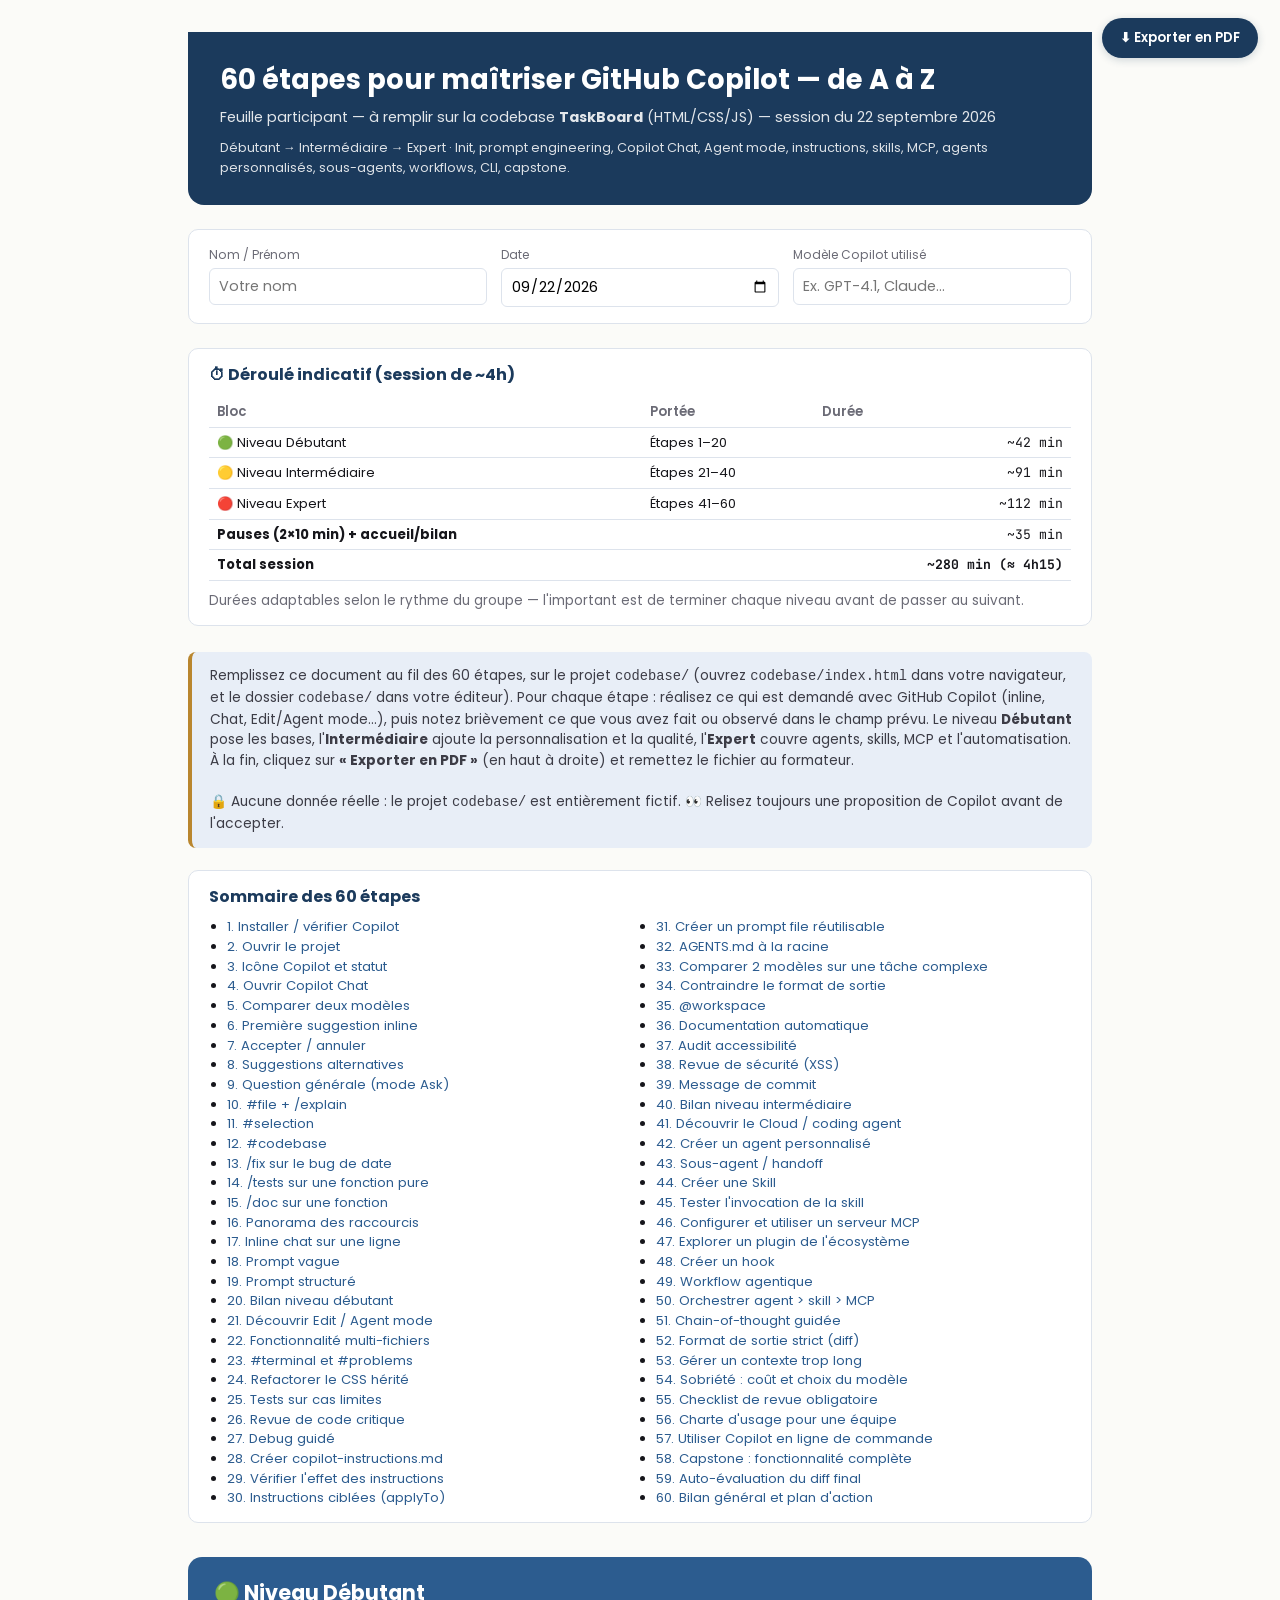
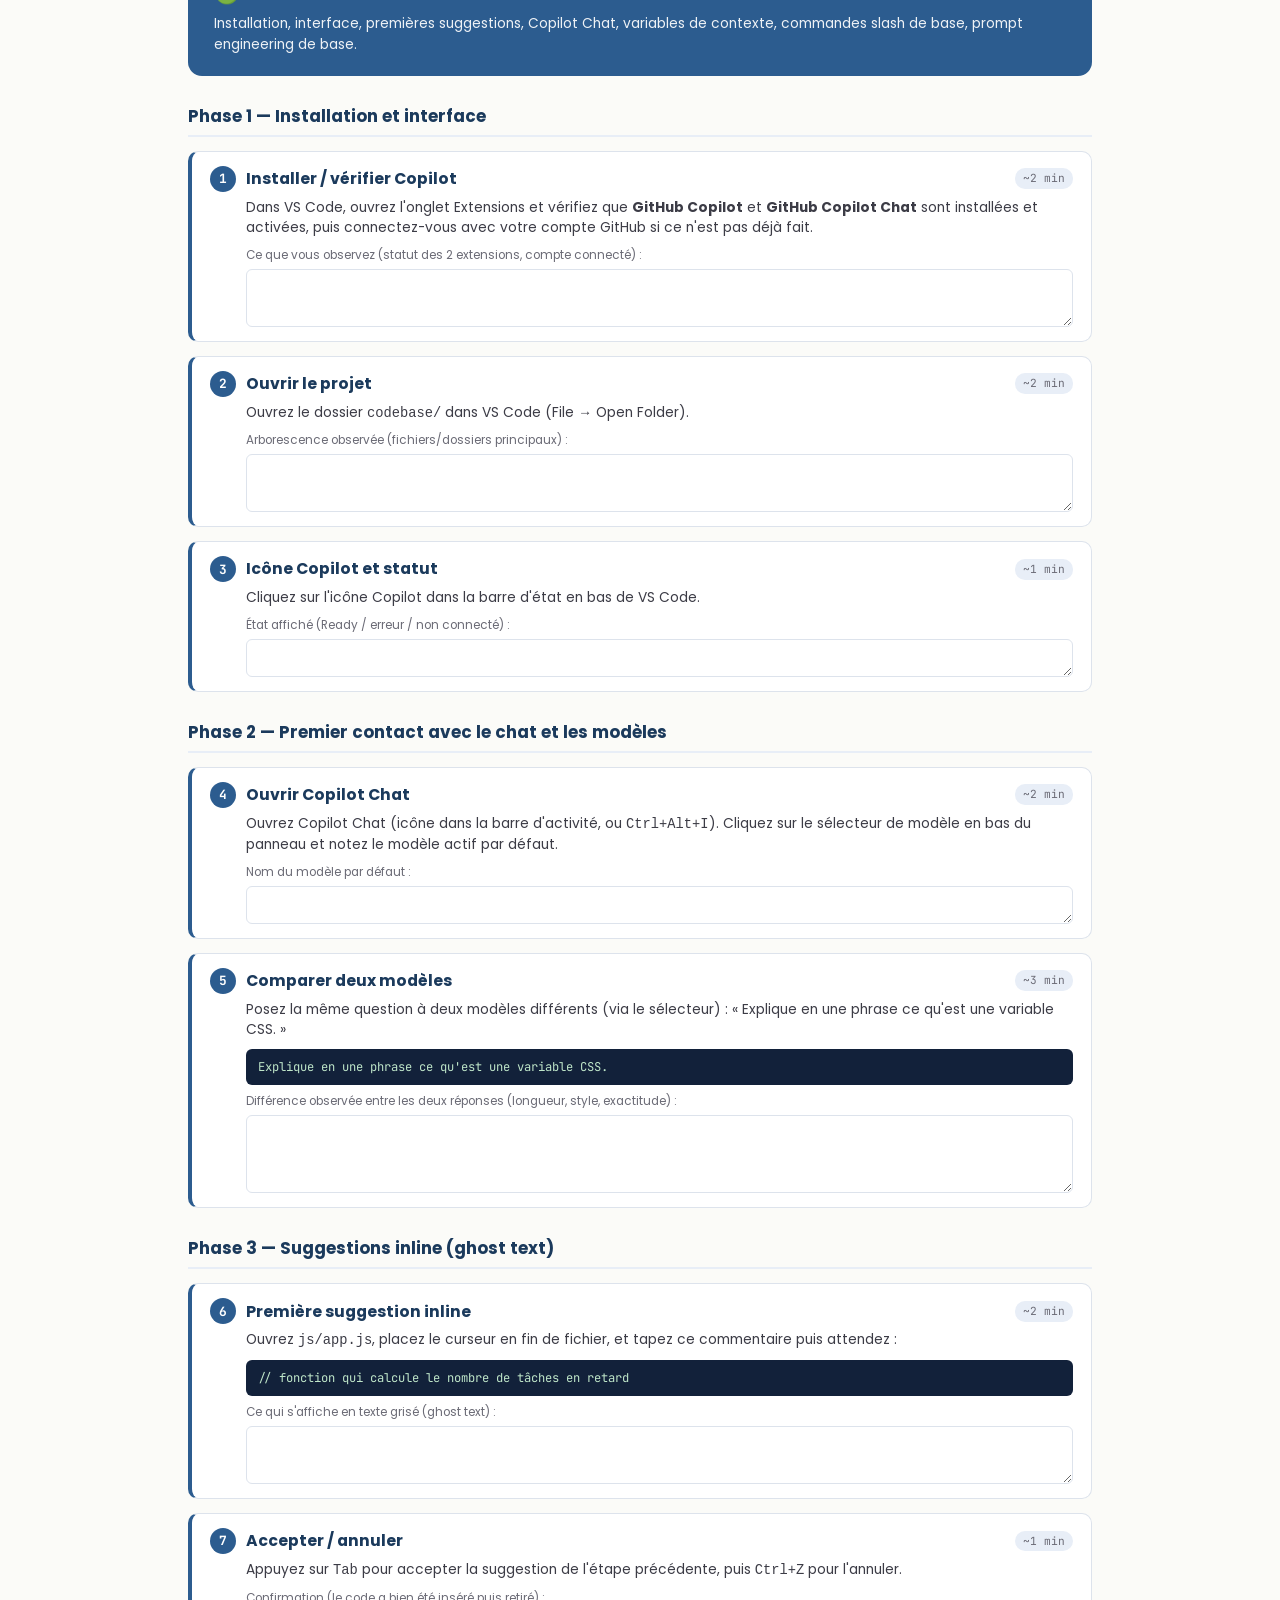
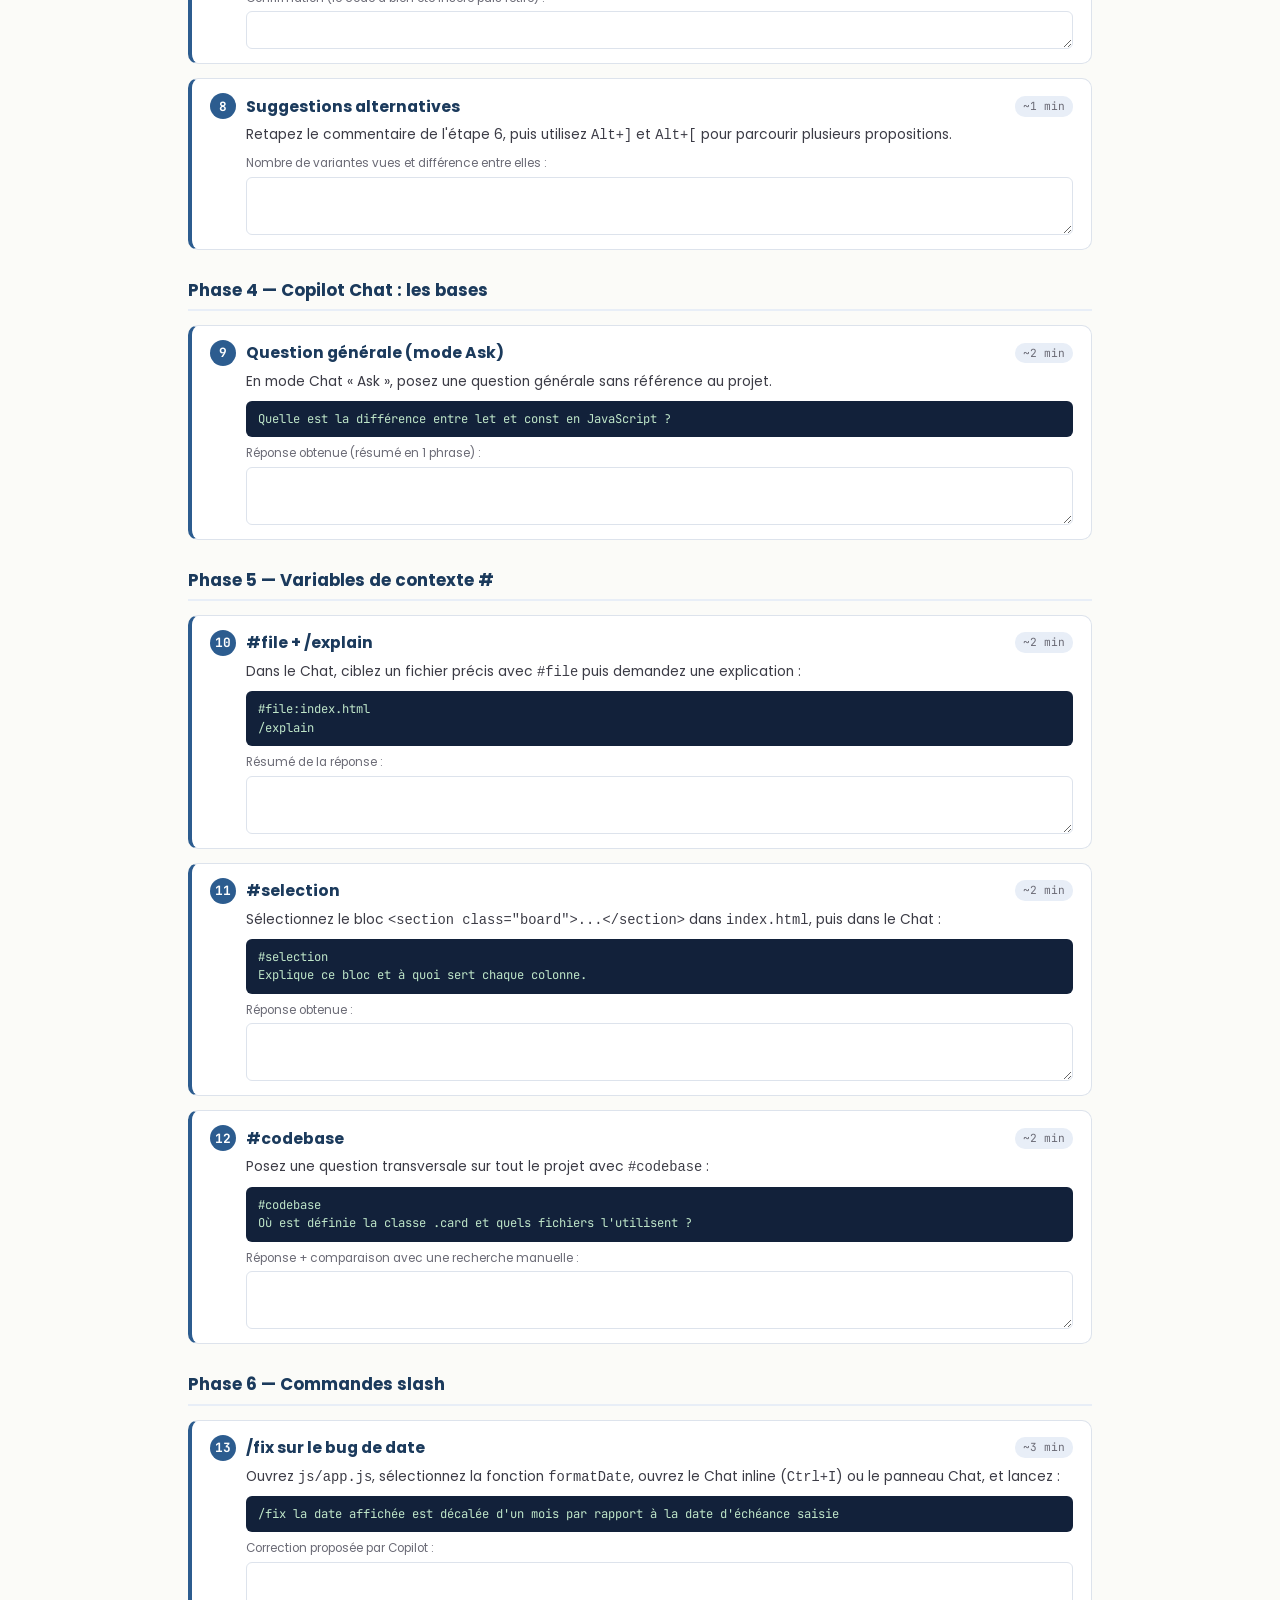
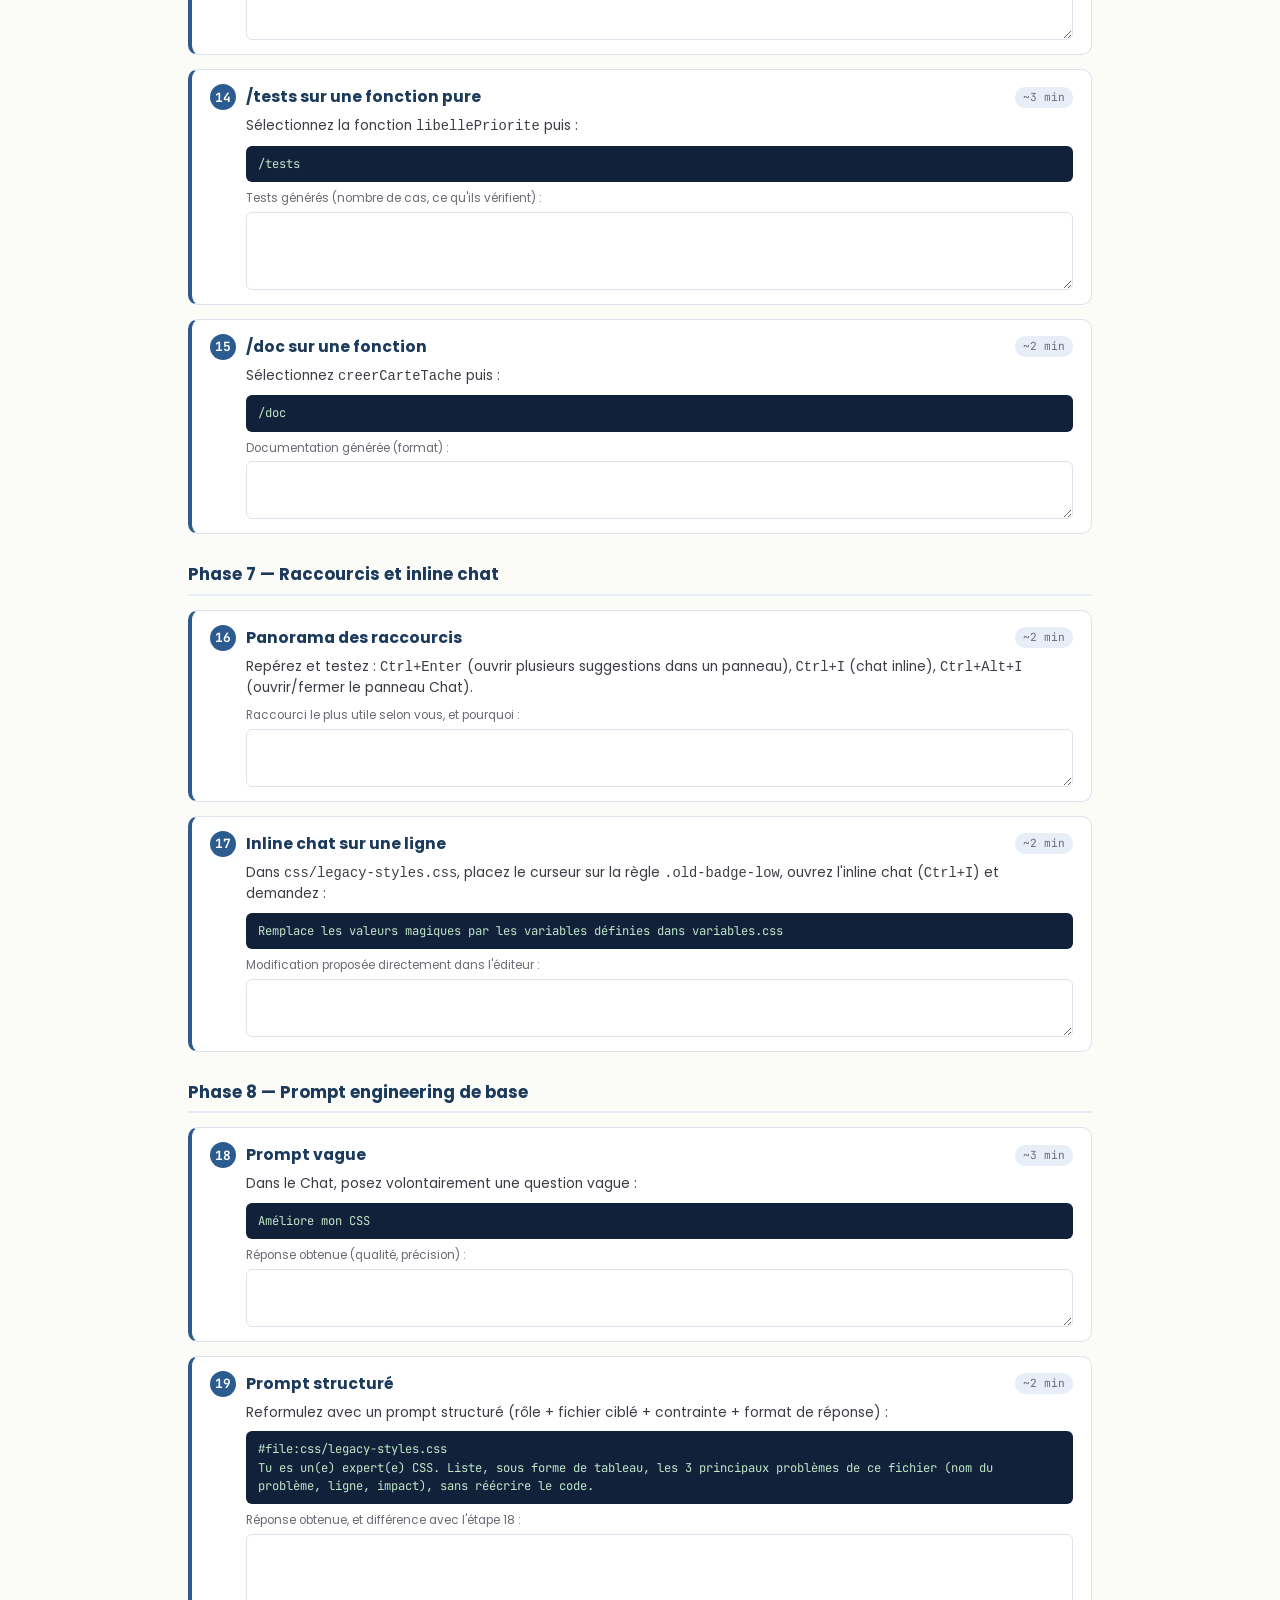
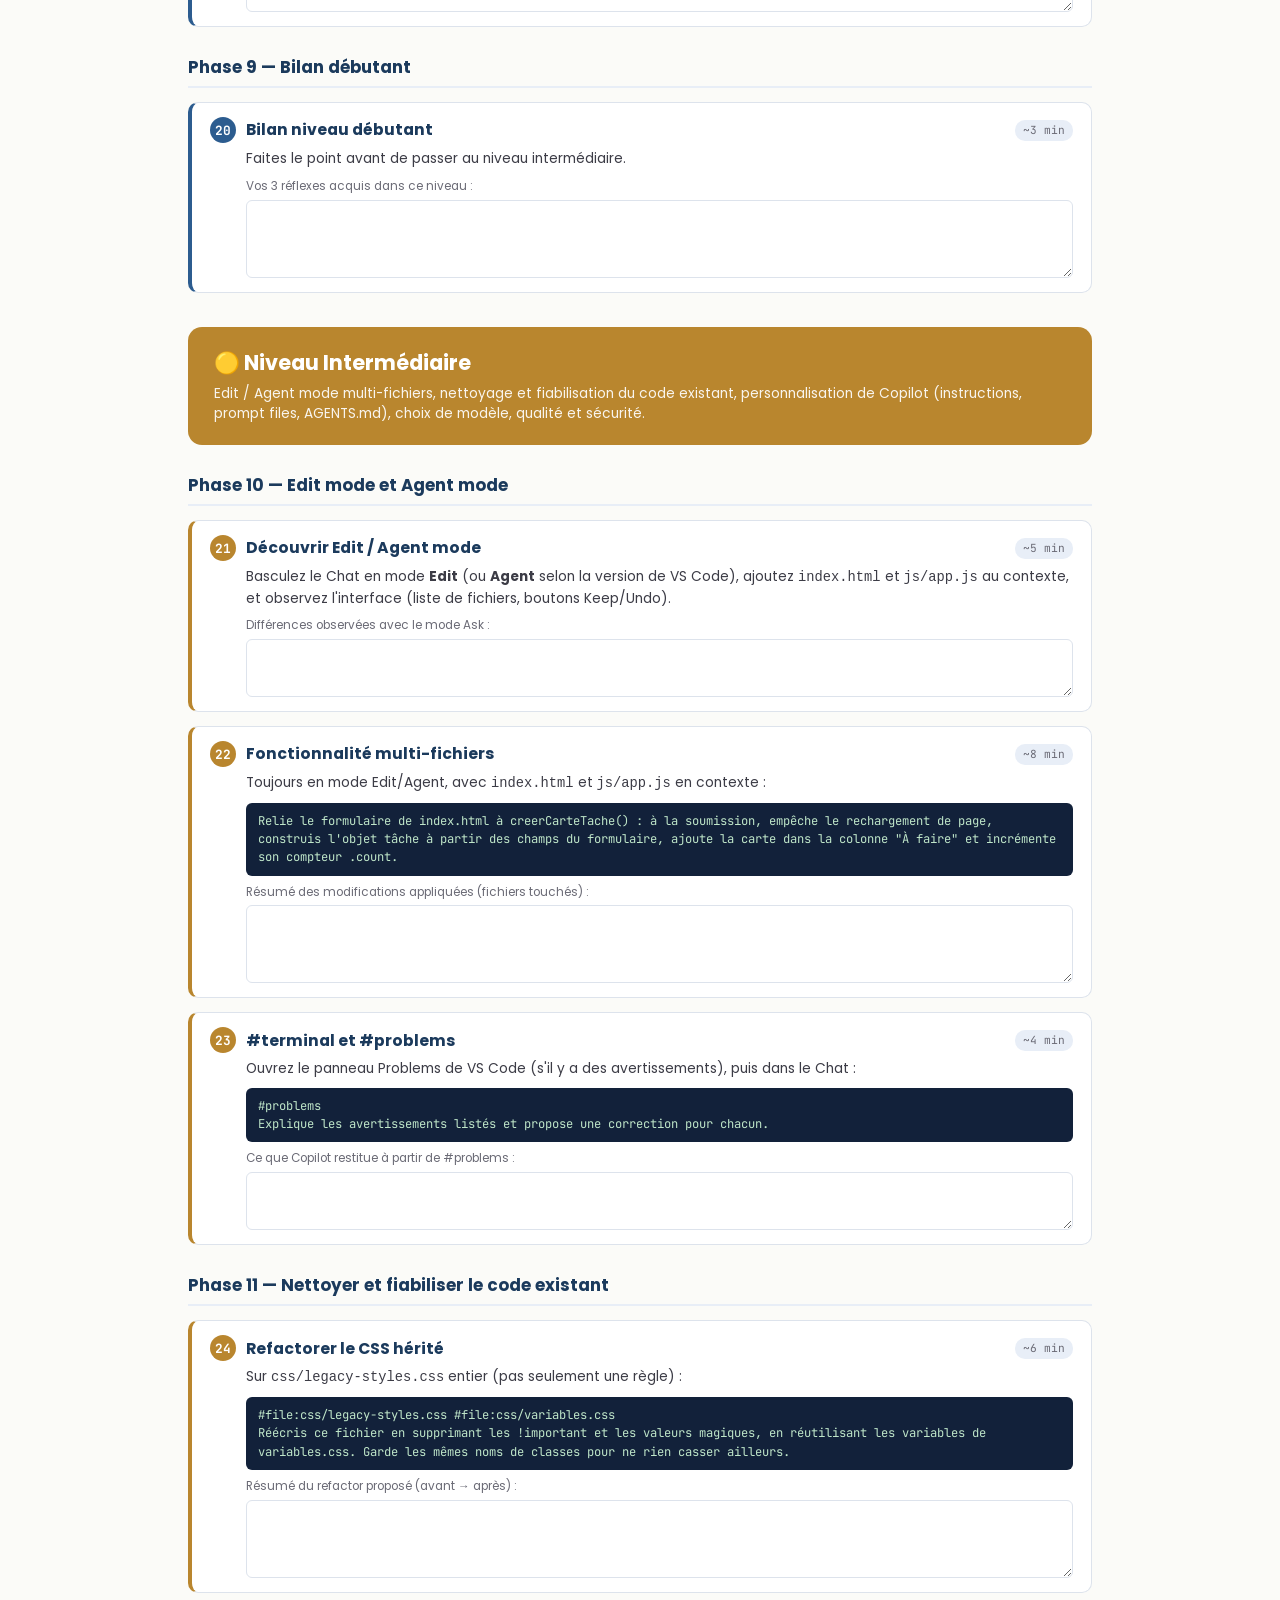
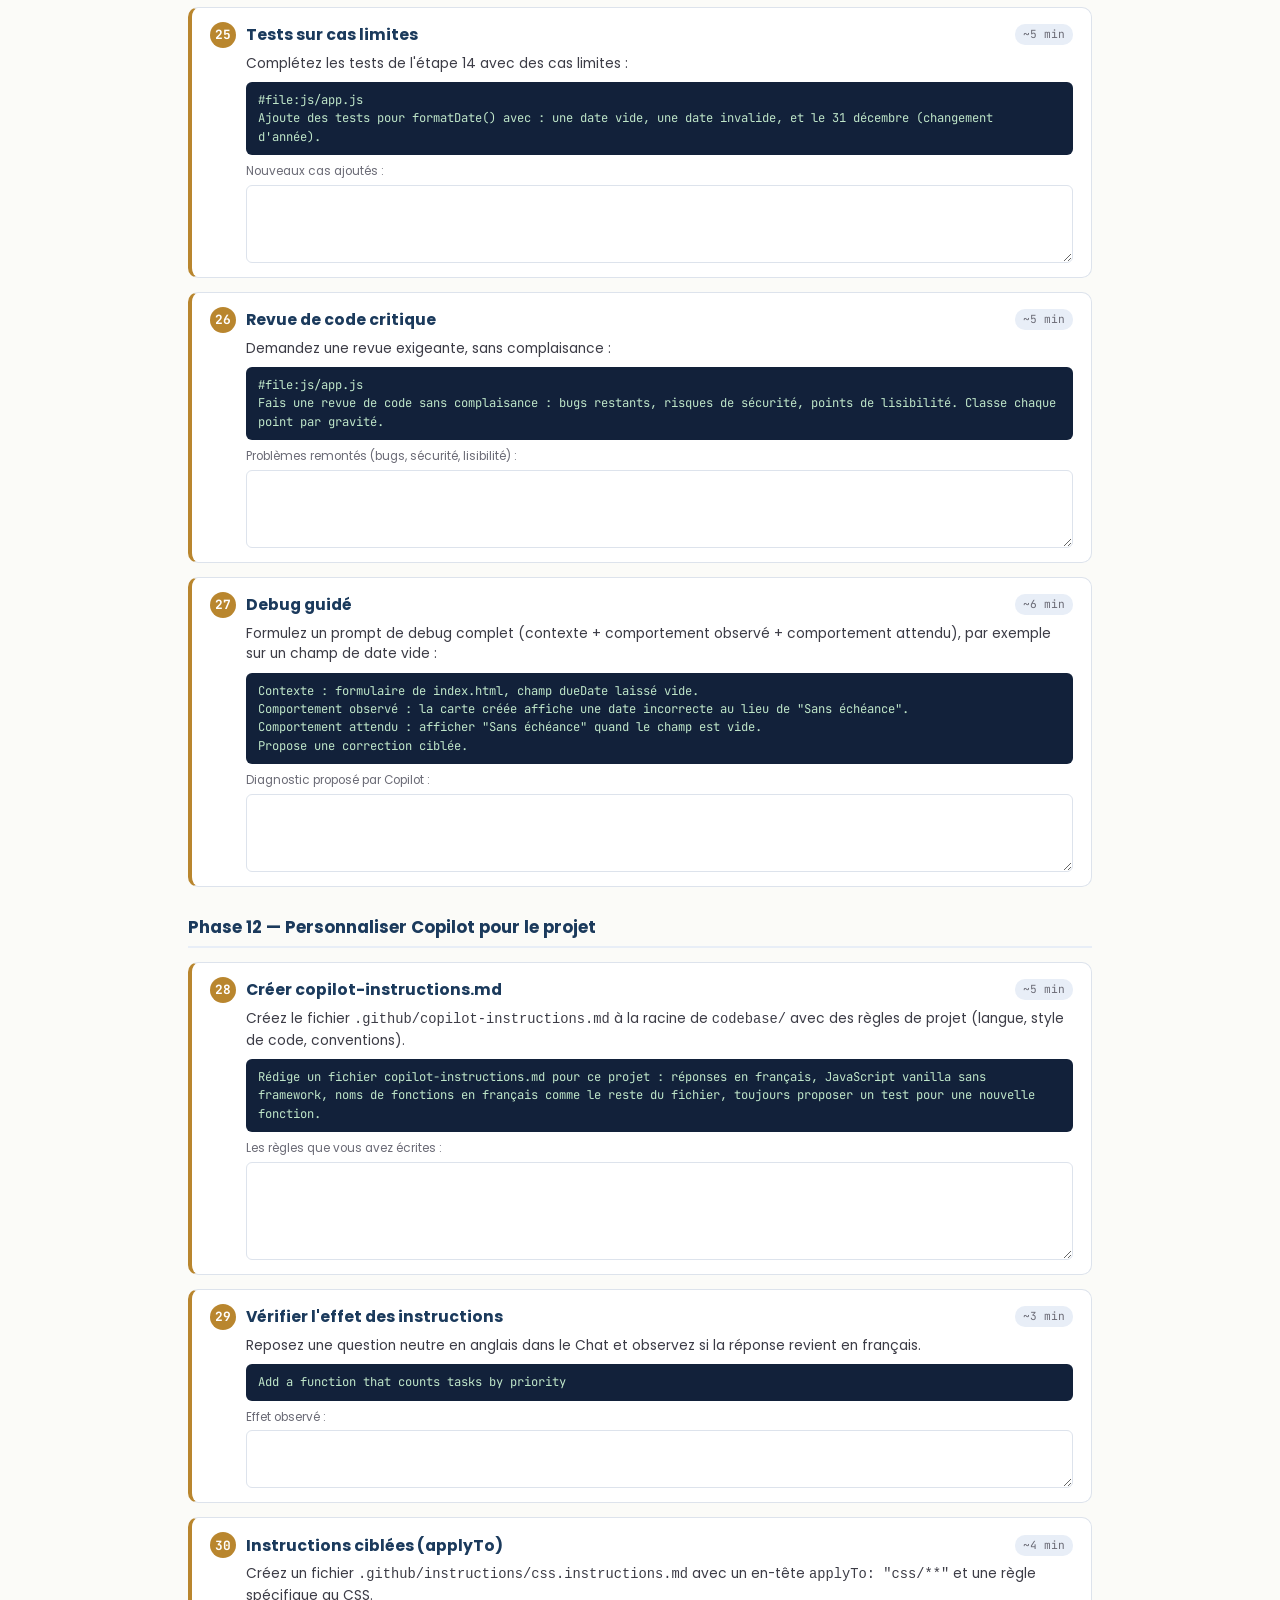
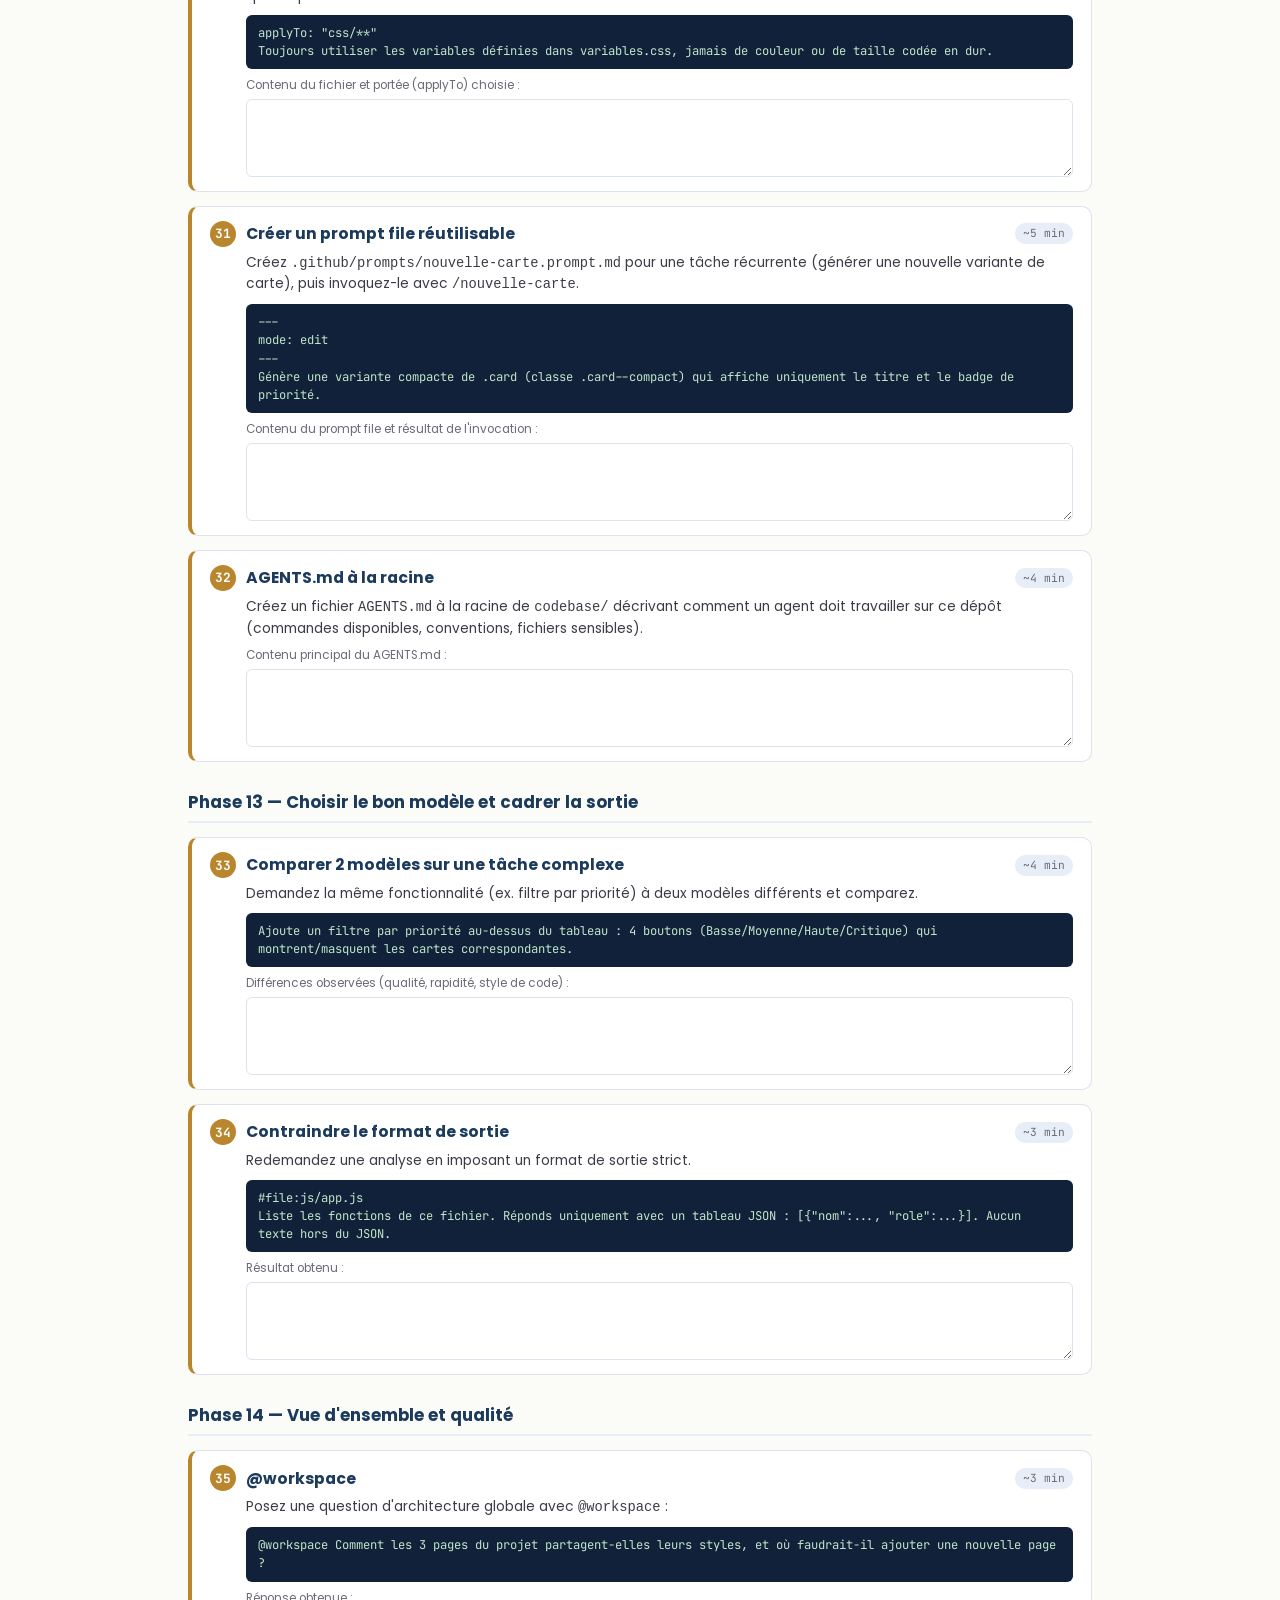
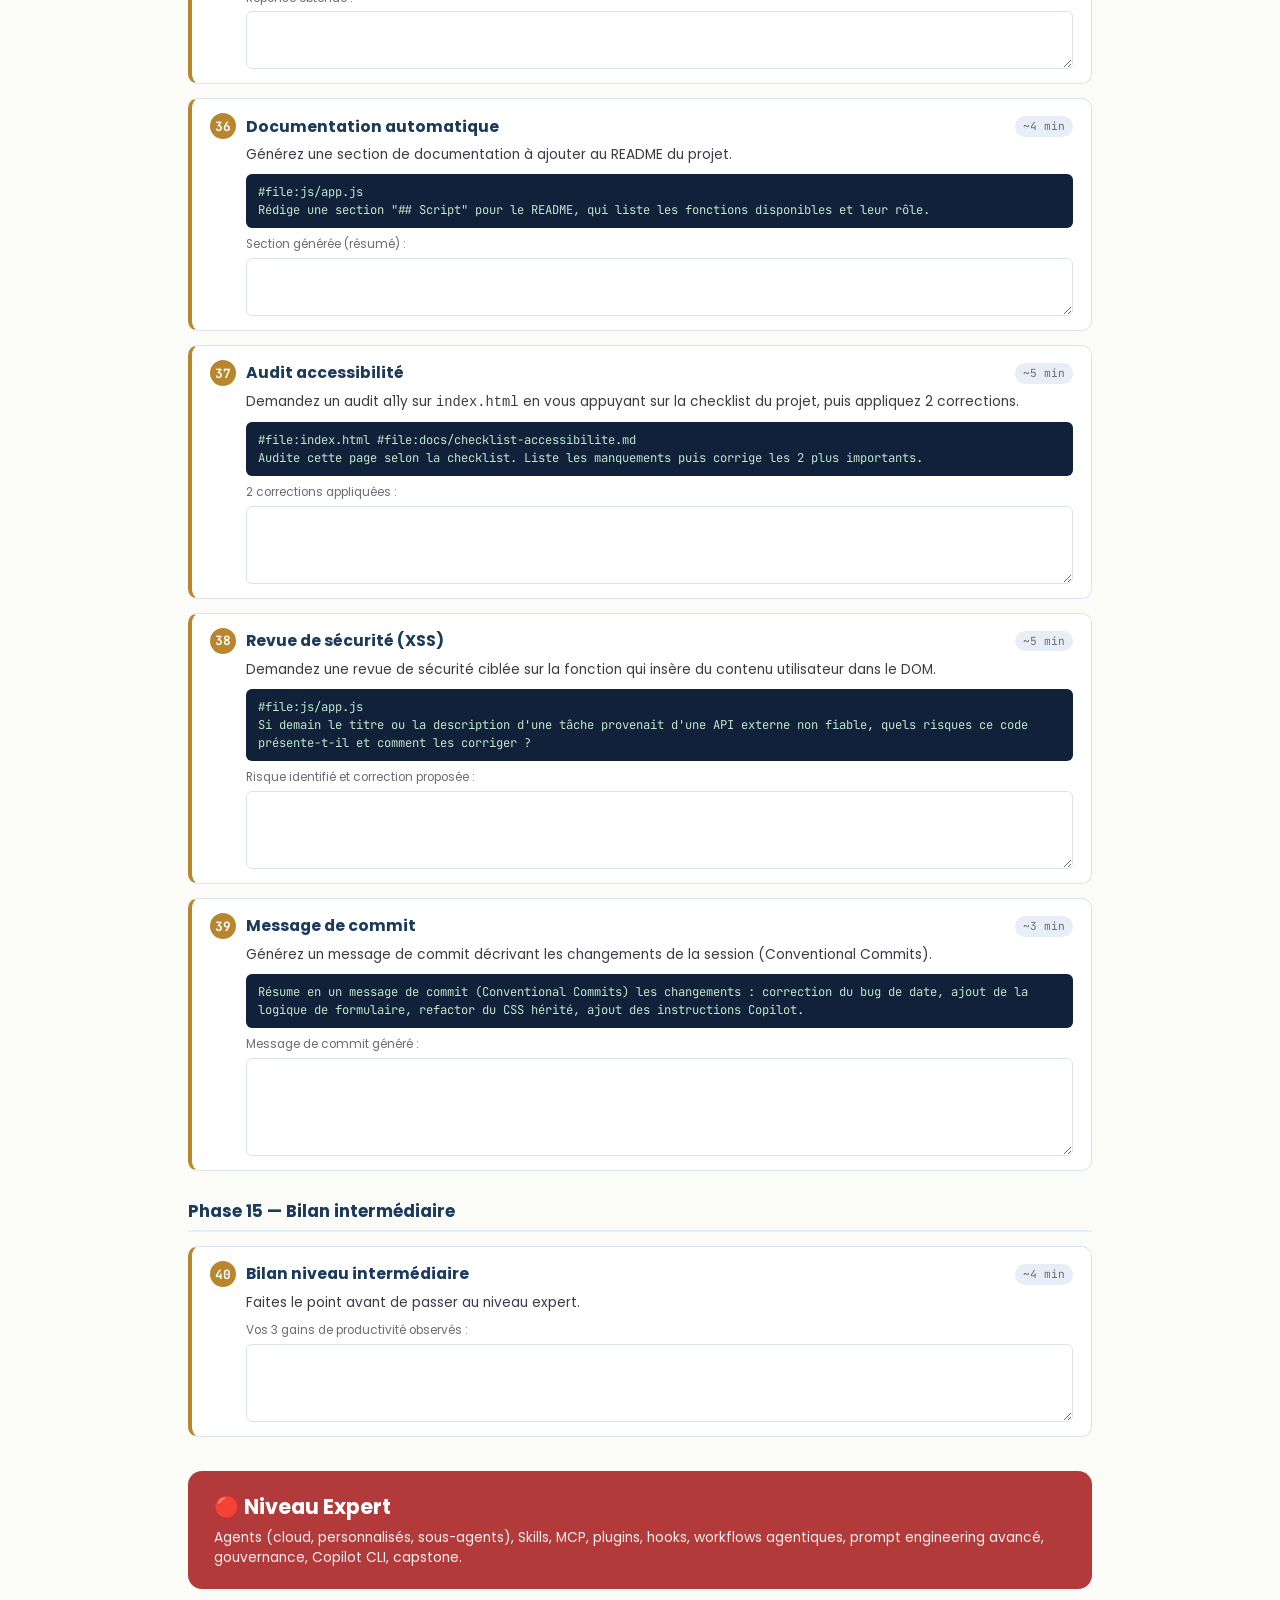
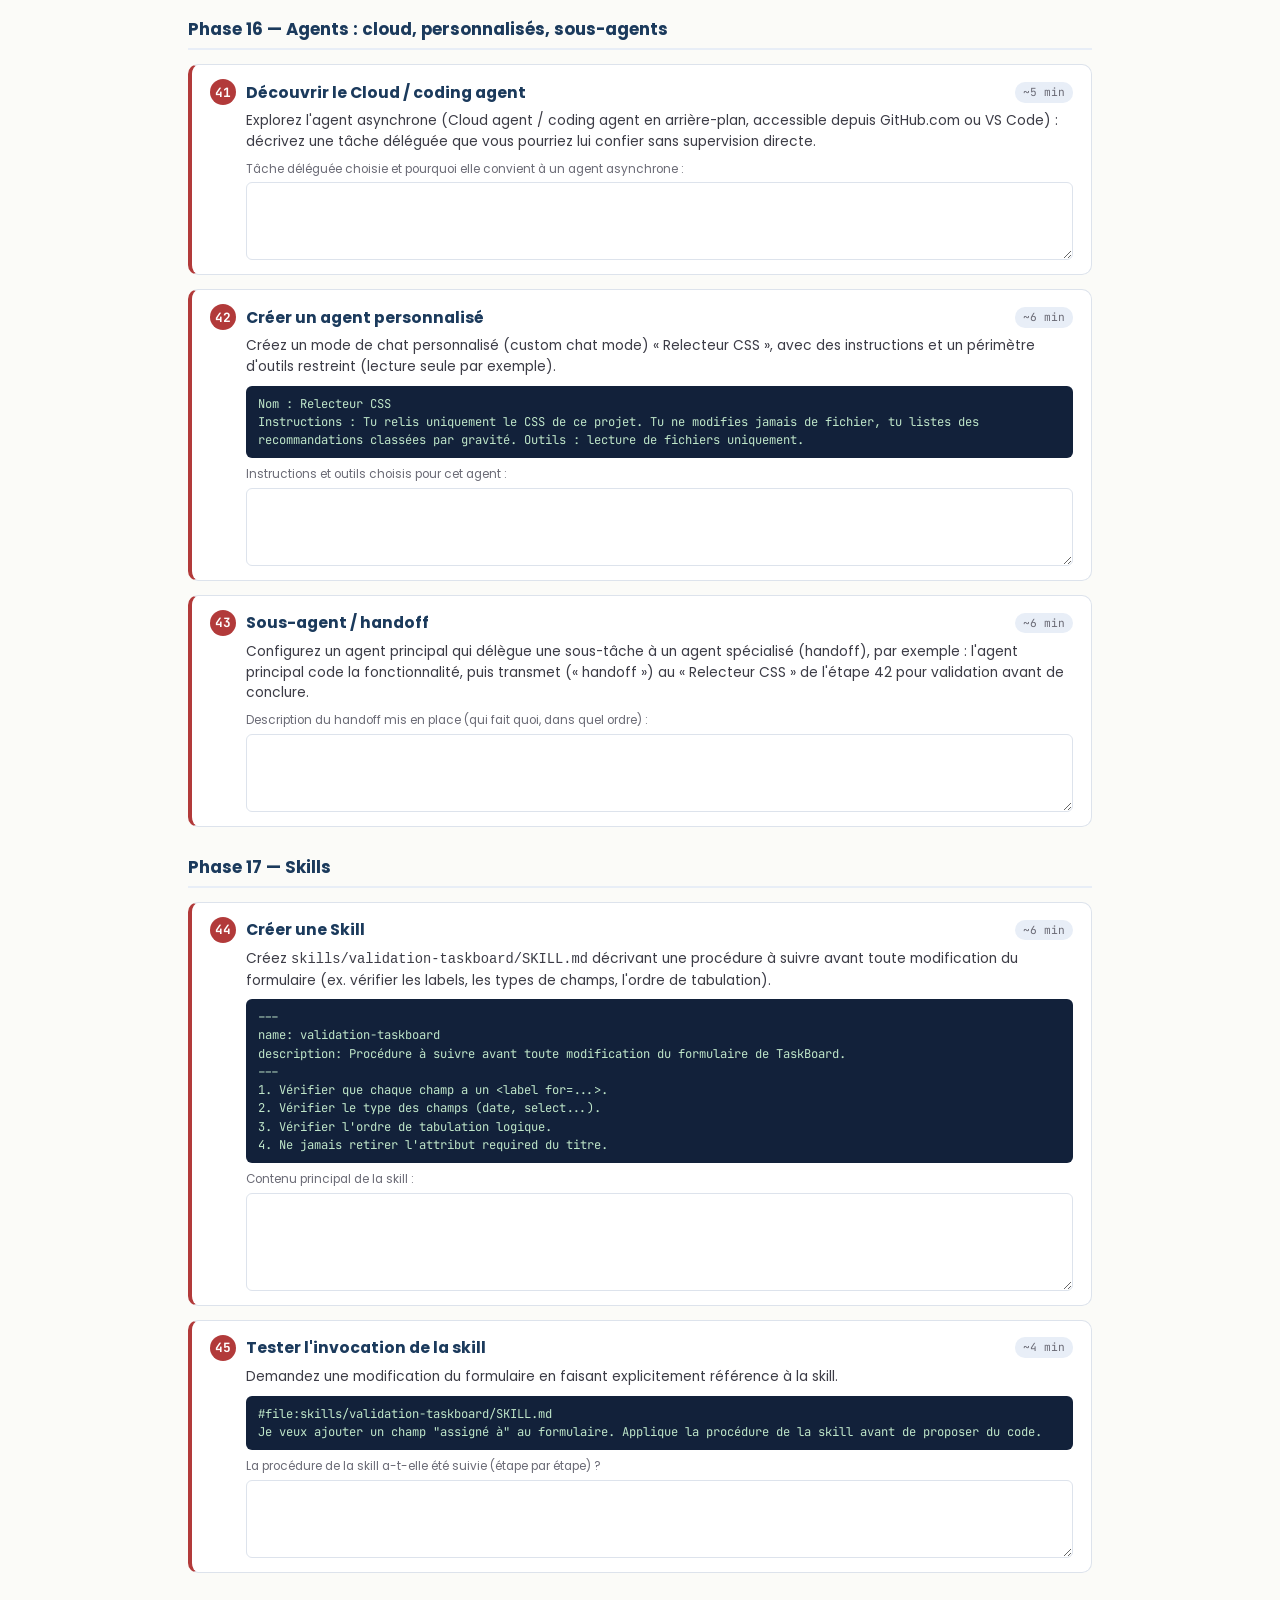
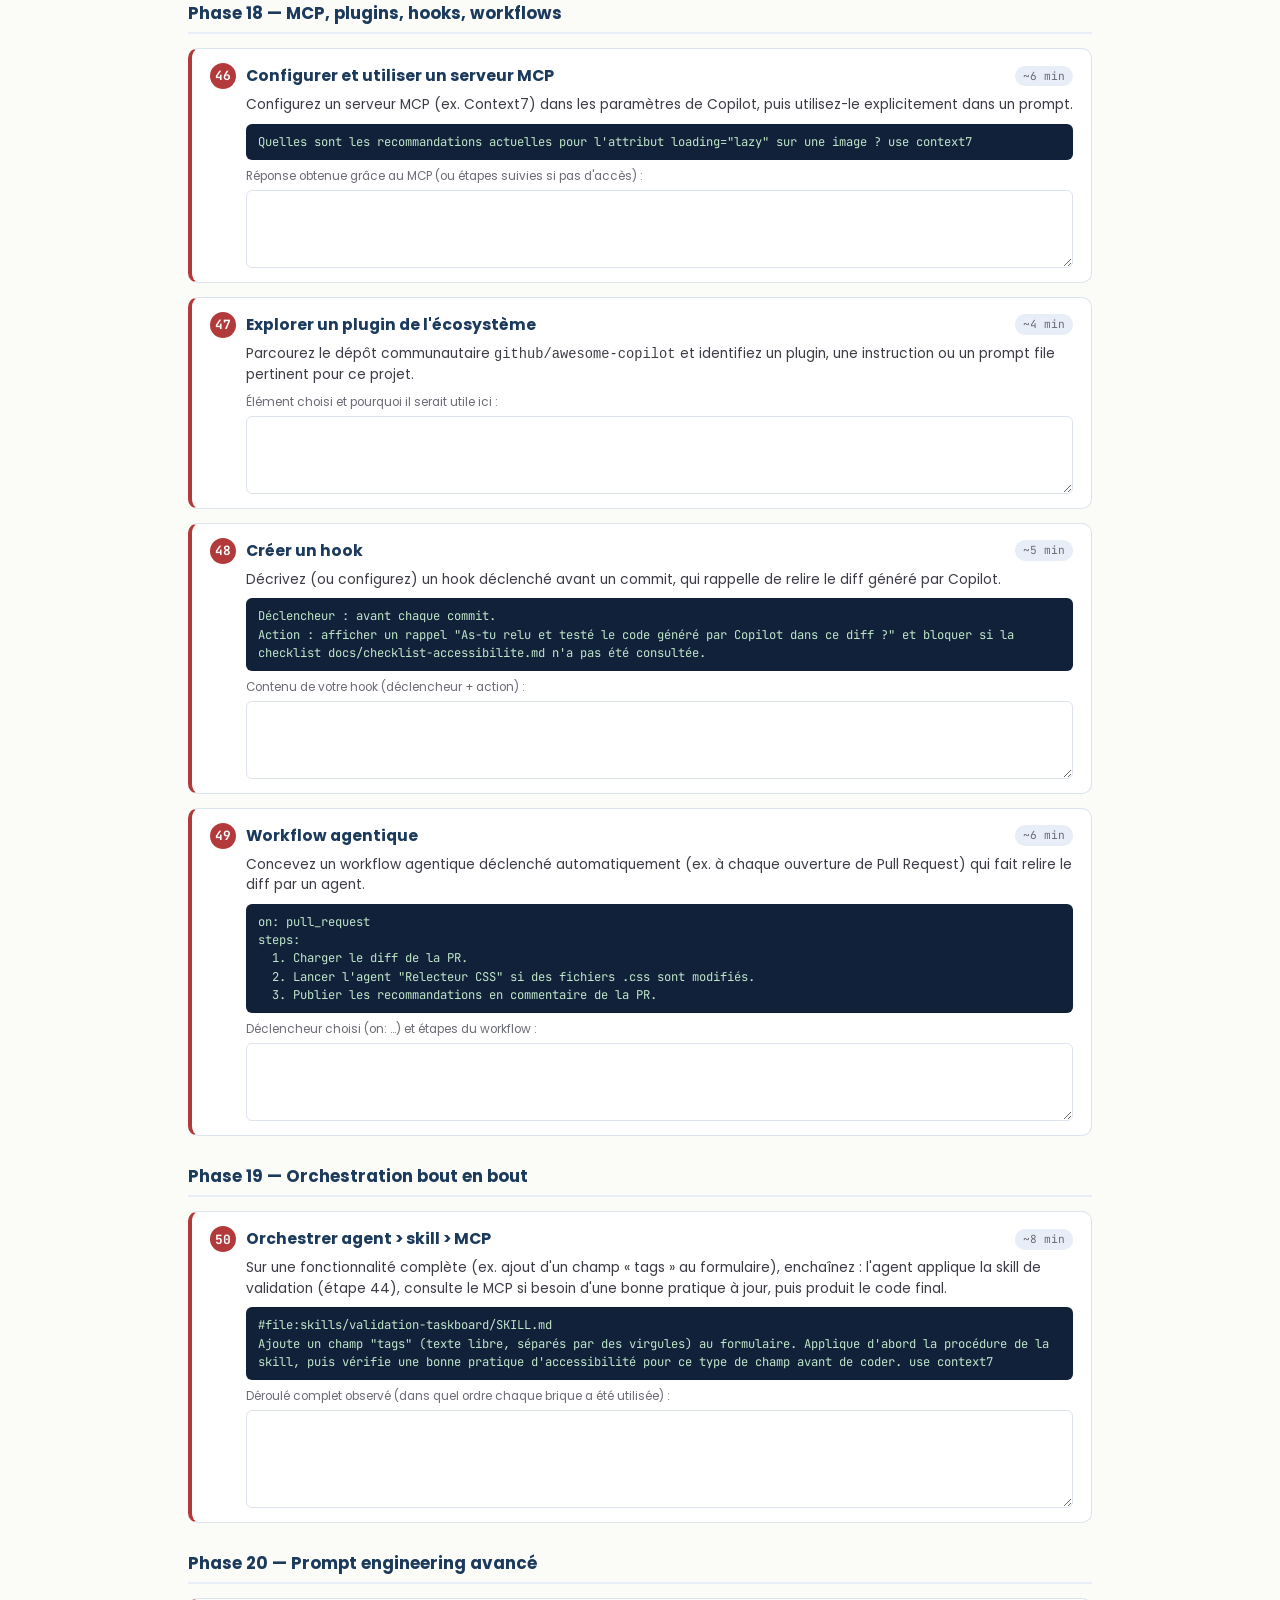
<file: 2026-09-22_Exercice_Copilot_60_Etapes/participant.html>
<!DOCTYPE html>
<html lang="fr">
<head>
<meta charset="UTF-8">
<meta name="viewport" content="width=device-width, initial-scale=1.0">
<title>60 étapes GitHub Copilot — Feuille participant</title>
<link rel="preconnect" href="https://fonts.googleapis.com">
<link href="https://fonts.googleapis.com/css2?family=Poppins:wght@300;400;500;600;700;800&family=JetBrains+Mono:wght@400;500;600&display=swap" rel="stylesheet">
<style>
:root{
  --bg:#FBFBF8; --accent:#1B3A5C; --accent2:#2C5C8F;
  --text:#16161B; --text-dim:#3c3c46; --text-mute:#6b6b76;
  --card:#FFFFFF; --card-border:#DDE3EC; --sec:#E8EEF7; --gold:#B9862E;
  --deb:#2C5C8F; --inter:#B9862E; --exp:#B23A3A;
}
*{box-sizing:border-box;}
body{margin:0;font-family:'Poppins',sans-serif;background:var(--bg);color:var(--text);line-height:1.5;}
.page{max-width:960px;margin:0 auto;padding:32px 28px 90px 28px;}
header.hero{background:var(--accent);color:#fff;padding:28px 32px;border-radius:0 0 16px 16px;margin-bottom:24px;}
header.hero h1{margin:0 0 6px 0;font-size:1.7rem;}
header.hero p{margin:0;opacity:.88;font-size:.9rem;}
header.hero .meta{margin-top:10px;font-size:.8rem;opacity:.85;}
.identity{display:grid;grid-template-columns:1fr 1fr 1fr;gap:14px;background:var(--card);border:1px solid var(--card-border);border-radius:10px;padding:16px 20px;margin-bottom:24px;}
.identity label{display:block;font-size:.76rem;color:var(--text-mute);margin-bottom:4px;}
.identity input,.identity select{width:100%;padding:7px 9px;border:1px solid var(--card-border);border-radius:6px;font-family:inherit;font-size:.9rem;}
.intro-box{background:var(--sec);border-left:4px solid var(--gold);border-radius:8px;padding:14px 18px;margin-bottom:22px;font-size:.86rem;color:var(--text-dim);}
.schedule{background:var(--card);border:1px solid var(--card-border);border-radius:10px;padding:14px 20px;margin-bottom:26px;font-size:.84rem;}
.schedule h2{margin:0 0 10px 0;font-size:1rem;color:var(--accent);}
.schedule table{width:100%;border-collapse:collapse;}
.schedule td,.schedule th{padding:5px 8px;border-bottom:1px solid var(--card-border);text-align:left;font-size:.82rem;}
.schedule th{color:var(--text-mute);font-weight:600;}
.schedule td.mins{text-align:right;font-family:'JetBrains Mono',monospace;}
.level-banner{border-radius:14px;padding:20px 26px;margin:34px 0 18px 0;color:#fff;}
.level-banner h2{margin:0 0 6px 0;font-size:1.3rem;}
.level-banner p{margin:0;font-size:.86rem;opacity:.92;}
h3.phase-title{color:var(--accent);font-size:1.05rem;border-bottom:2px solid var(--sec);padding-bottom:6px;margin:28px 0 14px 0;}
.action{background:var(--card);border:1px solid var(--card-border);border-left-width:4px;border-radius:10px;padding:14px 18px;margin-bottom:14px;page-break-inside:avoid;break-inside:avoid;}
.action-head{display:flex;align-items:center;gap:10px;margin-bottom:6px;flex-wrap:wrap;}
.action-num{color:#fff;font-family:'JetBrains Mono',monospace;font-weight:700;font-size:.8rem;width:26px;height:26px;border-radius:50%;display:flex;align-items:center;justify-content:center;flex-shrink:0;}
.action-head h4{margin:0;font-size:.98rem;color:var(--accent);flex:1;}
.action-mins{font-size:.7rem;color:var(--text-mute);font-family:'JetBrains Mono',monospace;background:var(--sec);border-radius:10px;padding:2px 8px;}
.action-instr{font-size:.86rem;color:var(--text-dim);margin:0 0 8px 36px;}
.action-prompt{margin:0 0 8px 36px;font-family:'JetBrains Mono',monospace;background:#12213a;color:#bfe6c9;border-radius:6px;padding:9px 12px;font-size:.76rem;white-space:pre-wrap;}
.action-label{display:block;margin:0 0 4px 36px;font-size:.74rem;color:var(--text-mute);}
.action-answer{display:block;margin-left:36px;width:calc(100% - 36px);border:1px solid var(--card-border);border-radius:6px;padding:8px 10px;font-family:inherit;font-size:.86rem;resize:vertical;}
.action-answer.filled{background:#F4FAF6;border-color:#BFE0CB;color:#173425;}
.action-tip{margin:8px 0 0 36px;font-size:.78rem;color:#7a5a12;background:#FBF3E1;border:1px solid #EAD3A0;border-radius:6px;padding:6px 10px;}
.synthesis{background:#FBF7EC;border:1px solid #EAD3A0;border-radius:10px;padding:18px 22px;margin-top:20px;}
.synthesis h3{color:var(--accent);margin-top:0;}
.synthesis label{display:block;font-weight:600;font-size:.88rem;margin:14px 0 6px 0;color:var(--text);}
.synthesis textarea{width:100%;border:1px solid var(--card-border);border-radius:6px;padding:8px 10px;font-family:inherit;font-size:.88rem;}
.synthesis textarea.filled{background:#F4FAF6;border-color:#BFE0CB;color:#173425;}
#exportBtn{position:fixed;top:18px;right:22px;z-index:60;background:var(--accent);color:#fff;border:none;padding:10px 18px;border-radius:20px;font-family:'Poppins',sans-serif;font-size:.82rem;font-weight:600;cursor:pointer;box-shadow:0 2px 8px rgba(27,58,92,.2);}
#exportBtn:hover{background:var(--accent2);}
footer.sign{margin-top:32px;font-size:.78rem;color:var(--text-mute);text-align:center;}
.toc{background:var(--card);border:1px solid var(--card-border);border-radius:10px;padding:14px 20px;margin-bottom:24px;font-size:.82rem;}
.toc h2{margin:0 0 8px 0;font-size:1rem;color:var(--accent);}
.toc ul{margin:0;padding-left:18px;columns:2;}
.toc a{color:var(--accent2);text-decoration:none;}
.toc a:hover{text-decoration:underline;}
@media (max-width:640px){
  .identity{grid-template-columns:1fr;}
  .toc ul{columns:1;}
}
@media print{
  #exportBtn{display:none;}
  body{background:#fff;}
  .action,.identity,.synthesis,.schedule,.toc{break-inside:avoid;}
  a[href]:after{content:"";}
}
</style>
</head>
<body>
<button id="exportBtn" type="button" title="Ouvre la boîte d'impression — choisissez « Enregistrer au format PDF »">⬇ Exporter en PDF</button>
<div class="page">
<header class="hero">
  <h1>60 étapes pour maîtriser GitHub Copilot — de A à Z</h1>
  <p>Feuille participant — à remplir sur la codebase <strong>TaskBoard</strong> (HTML/CSS/JS) — session du 22 septembre 2026</p>
  <p class="meta">Débutant → Intermédiaire → Expert · Init, prompt engineering, Copilot Chat, Agent mode, instructions, skills, MCP, agents personnalisés, sous-agents, workflows, CLI, capstone.</p>
</header><div class="identity">
  <div><label for="p-nom">Nom / Prénom</label><input type="text" id="p-nom" placeholder="Votre nom"></div>
  <div><label for="p-date">Date</label><input type="date" id="p-date" value="2026-09-22"></div>
  <div><label for="p-niveau">Modèle Copilot utilisé</label><input type="text" id="p-niveau" placeholder="Ex. GPT-4.1, Claude..."></div>
</div><div class="schedule">
<h2>⏱ Déroulé indicatif (session de ~4h)</h2>
<table><tr><th>Bloc</th><th>Portée</th><th>Durée</th></tr><tr><td>🟢 Niveau Débutant</td><td>Étapes 1–20</td><td class="mins">~42 min</td></tr><tr><td>🟡 Niveau Intermédiaire</td><td>Étapes 21–40</td><td class="mins">~91 min</td></tr><tr><td>🔴 Niveau Expert</td><td>Étapes 41–60</td><td class="mins">~112 min</td></tr><tr><td><b>Pauses (2×10 min) + accueil/bilan</b></td><td></td><td class="mins">~35 min</td></tr><tr><td><b>Total session</b></td><td></td><td class="mins"><b>~280 min (≈ 4h15)</b></td></tr></table>
<p style="margin:10px 0 0 0;color:var(--text-mute);">Durées adaptables selon le rythme du groupe — l'important est de terminer chaque niveau avant de passer au suivant.</p>
</div><div class="intro-box">
  Remplissez ce document au fil des 60 étapes, sur le projet <code>codebase/</code> (ouvrez <code>codebase/index.html</code> dans votre navigateur, et le dossier <code>codebase/</code> dans votre éditeur). Pour chaque étape : réalisez ce qui est demandé avec GitHub Copilot (inline, Chat, Edit/Agent mode...), puis notez brièvement ce que vous avez fait ou observé dans le champ prévu. Le niveau <b>Débutant</b> pose les bases, l'<b>Intermédiaire</b> ajoute la personnalisation et la qualité, l'<b>Expert</b> couvre agents, skills, MCP et l'automatisation. À la fin, cliquez sur <b>« Exporter en PDF »</b> (en haut à droite) et remettez le fichier au formateur.
  <br><br>🔒 Aucune donnée réelle : le projet <code>codebase/</code> est entièrement fictif. 👀 Relisez toujours une proposition de Copilot avant de l'accepter.
</div><div class="toc"><h2>Sommaire des 60 étapes</h2><ul><li><a href="#step-1">1. Installer / vérifier Copilot</a></li><li><a href="#step-2">2. Ouvrir le projet</a></li><li><a href="#step-3">3. Icône Copilot et statut</a></li><li><a href="#step-4">4. Ouvrir Copilot Chat</a></li><li><a href="#step-5">5. Comparer deux modèles</a></li><li><a href="#step-6">6. Première suggestion inline</a></li><li><a href="#step-7">7. Accepter / annuler</a></li><li><a href="#step-8">8. Suggestions alternatives</a></li><li><a href="#step-9">9. Question générale (mode Ask)</a></li><li><a href="#step-10">10. #file + /explain</a></li><li><a href="#step-11">11. #selection</a></li><li><a href="#step-12">12. #codebase</a></li><li><a href="#step-13">13. /fix sur le bug de date</a></li><li><a href="#step-14">14. /tests sur une fonction pure</a></li><li><a href="#step-15">15. /doc sur une fonction</a></li><li><a href="#step-16">16. Panorama des raccourcis</a></li><li><a href="#step-17">17. Inline chat sur une ligne</a></li><li><a href="#step-18">18. Prompt vague</a></li><li><a href="#step-19">19. Prompt structuré</a></li><li><a href="#step-20">20. Bilan niveau débutant</a></li><li><a href="#step-21">21. Découvrir Edit / Agent mode</a></li><li><a href="#step-22">22. Fonctionnalité multi-fichiers</a></li><li><a href="#step-23">23. #terminal et #problems</a></li><li><a href="#step-24">24. Refactorer le CSS hérité</a></li><li><a href="#step-25">25. Tests sur cas limites</a></li><li><a href="#step-26">26. Revue de code critique</a></li><li><a href="#step-27">27. Debug guidé</a></li><li><a href="#step-28">28. Créer copilot-instructions.md</a></li><li><a href="#step-29">29. Vérifier l&#x27;effet des instructions</a></li><li><a href="#step-30">30. Instructions ciblées (applyTo)</a></li><li><a href="#step-31">31. Créer un prompt file réutilisable</a></li><li><a href="#step-32">32. AGENTS.md à la racine</a></li><li><a href="#step-33">33. Comparer 2 modèles sur une tâche complexe</a></li><li><a href="#step-34">34. Contraindre le format de sortie</a></li><li><a href="#step-35">35. @workspace</a></li><li><a href="#step-36">36. Documentation automatique</a></li><li><a href="#step-37">37. Audit accessibilité</a></li><li><a href="#step-38">38. Revue de sécurité (XSS)</a></li><li><a href="#step-39">39. Message de commit</a></li><li><a href="#step-40">40. Bilan niveau intermédiaire</a></li><li><a href="#step-41">41. Découvrir le Cloud / coding agent</a></li><li><a href="#step-42">42. Créer un agent personnalisé</a></li><li><a href="#step-43">43. Sous-agent / handoff</a></li><li><a href="#step-44">44. Créer une Skill</a></li><li><a href="#step-45">45. Tester l&#x27;invocation de la skill</a></li><li><a href="#step-46">46. Configurer et utiliser un serveur MCP</a></li><li><a href="#step-47">47. Explorer un plugin de l&#x27;écosystème</a></li><li><a href="#step-48">48. Créer un hook</a></li><li><a href="#step-49">49. Workflow agentique</a></li><li><a href="#step-50">50. Orchestrer agent &gt; skill &gt; MCP</a></li><li><a href="#step-51">51. Chain-of-thought guidée</a></li><li><a href="#step-52">52. Format de sortie strict (diff)</a></li><li><a href="#step-53">53. Gérer un contexte trop long</a></li><li><a href="#step-54">54. Sobriété : coût et choix du modèle</a></li><li><a href="#step-55">55. Checklist de revue obligatoire</a></li><li><a href="#step-56">56. Charte d&#x27;usage pour une équipe</a></li><li><a href="#step-57">57. Utiliser Copilot en ligne de commande</a></li><li><a href="#step-58">58. Capstone : fonctionnalité complète</a></li><li><a href="#step-59">59. Auto-évaluation du diff final</a></li><li><a href="#step-60">60. Bilan général et plan d&#x27;action</a></li></ul></div><div class="level-banner" style="background:#2C5C8F;"><h2>🟢 Niveau Débutant</h2><p>Installation, interface, premières suggestions, Copilot Chat, variables de contexte, commandes slash de base, prompt engineering de base.</p></div>
<h3 class="phase-title">Phase 1 — Installation et interface</h3>
<div class="action" id="step-1" style="border-left-color:#2C5C8F;">
<div class="action-head"><span class="action-num" style="background:#2C5C8F;">1</span><h4>Installer / vérifier Copilot</h4><span class="action-mins">~2 min</span></div>
<p class="action-instr">Dans VS Code, ouvrez l'onglet Extensions et vérifiez que <b>GitHub Copilot</b> et <b>GitHub Copilot Chat</b> sont installées et activées, puis connectez-vous avec votre compte GitHub si ce n'est pas déjà fait.</p>
<label class="action-label">Ce que vous observez (statut des 2 extensions, compte connecté) :</label>
<textarea class="action-answer" rows="2"></textarea>
</div>

<div class="action" id="step-2" style="border-left-color:#2C5C8F;">
<div class="action-head"><span class="action-num" style="background:#2C5C8F;">2</span><h4>Ouvrir le projet</h4><span class="action-mins">~2 min</span></div>
<p class="action-instr">Ouvrez le dossier <code>codebase/</code> dans VS Code (File → Open Folder).</p>
<label class="action-label">Arborescence observée (fichiers/dossiers principaux) :</label>
<textarea class="action-answer" rows="2"></textarea>
</div>

<div class="action" id="step-3" style="border-left-color:#2C5C8F;">
<div class="action-head"><span class="action-num" style="background:#2C5C8F;">3</span><h4>Icône Copilot et statut</h4><span class="action-mins">~1 min</span></div>
<p class="action-instr">Cliquez sur l'icône Copilot dans la barre d'état en bas de VS Code.</p>
<label class="action-label">État affiché (Ready / erreur / non connecté) :</label>
<textarea class="action-answer" rows="1"></textarea>
</div>

<h3 class="phase-title">Phase 2 — Premier contact avec le chat et les modèles</h3>
<div class="action" id="step-4" style="border-left-color:#2C5C8F;">
<div class="action-head"><span class="action-num" style="background:#2C5C8F;">4</span><h4>Ouvrir Copilot Chat</h4><span class="action-mins">~2 min</span></div>
<p class="action-instr">Ouvrez Copilot Chat (icône dans la barre d'activité, ou <code>Ctrl+Alt+I</code>). Cliquez sur le sélecteur de modèle en bas du panneau et notez le modèle actif par défaut.</p>
<label class="action-label">Nom du modèle par défaut :</label>
<textarea class="action-answer" rows="1"></textarea>
</div>

<div class="action" id="step-5" style="border-left-color:#2C5C8F;">
<div class="action-head"><span class="action-num" style="background:#2C5C8F;">5</span><h4>Comparer deux modèles</h4><span class="action-mins">~3 min</span></div>
<p class="action-instr">Posez la même question à deux modèles différents (via le sélecteur) : « Explique en une phrase ce qu'est une variable CSS. »</p>
<div class="action-prompt">Explique en une phrase ce qu&#x27;est une variable CSS.</div><label class="action-label">Différence observée entre les deux réponses (longueur, style, exactitude) :</label>
<textarea class="action-answer" rows="3"></textarea>
</div>

<h3 class="phase-title">Phase 3 — Suggestions inline (ghost text)</h3>
<div class="action" id="step-6" style="border-left-color:#2C5C8F;">
<div class="action-head"><span class="action-num" style="background:#2C5C8F;">6</span><h4>Première suggestion inline</h4><span class="action-mins">~2 min</span></div>
<p class="action-instr">Ouvrez <code>js/app.js</code>, placez le curseur en fin de fichier, et tapez ce commentaire puis attendez :</p>
<div class="action-prompt">// fonction qui calcule le nombre de tâches en retard</div><label class="action-label">Ce qui s&#x27;affiche en texte grisé (ghost text) :</label>
<textarea class="action-answer" rows="2"></textarea>
</div>

<div class="action" id="step-7" style="border-left-color:#2C5C8F;">
<div class="action-head"><span class="action-num" style="background:#2C5C8F;">7</span><h4>Accepter / annuler</h4><span class="action-mins">~1 min</span></div>
<p class="action-instr">Appuyez sur <code>Tab</code> pour accepter la suggestion de l'étape précédente, puis <code>Ctrl+Z</code> pour l'annuler.</p>
<label class="action-label">Confirmation (le code a bien été inséré puis retiré) :</label>
<textarea class="action-answer" rows="1"></textarea>
</div>

<div class="action" id="step-8" style="border-left-color:#2C5C8F;">
<div class="action-head"><span class="action-num" style="background:#2C5C8F;">8</span><h4>Suggestions alternatives</h4><span class="action-mins">~1 min</span></div>
<p class="action-instr">Retapez le commentaire de l'étape 6, puis utilisez <code>Alt+]</code> et <code>Alt+[</code> pour parcourir plusieurs propositions.</p>
<label class="action-label">Nombre de variantes vues et différence entre elles :</label>
<textarea class="action-answer" rows="2"></textarea>
</div>

<h3 class="phase-title">Phase 4 — Copilot Chat : les bases</h3>
<div class="action" id="step-9" style="border-left-color:#2C5C8F;">
<div class="action-head"><span class="action-num" style="background:#2C5C8F;">9</span><h4>Question générale (mode Ask)</h4><span class="action-mins">~2 min</span></div>
<p class="action-instr">En mode Chat « Ask », posez une question générale sans référence au projet.</p>
<div class="action-prompt">Quelle est la différence entre let et const en JavaScript ?</div><label class="action-label">Réponse obtenue (résumé en 1 phrase) :</label>
<textarea class="action-answer" rows="2"></textarea>
</div>

<h3 class="phase-title">Phase 5 — Variables de contexte #</h3>
<div class="action" id="step-10" style="border-left-color:#2C5C8F;">
<div class="action-head"><span class="action-num" style="background:#2C5C8F;">10</span><h4>#file + /explain</h4><span class="action-mins">~2 min</span></div>
<p class="action-instr">Dans le Chat, ciblez un fichier précis avec <code>#file</code> puis demandez une explication :</p>
<div class="action-prompt">#file:index.html
/explain</div><label class="action-label">Résumé de la réponse :</label>
<textarea class="action-answer" rows="2"></textarea>
</div>

<div class="action" id="step-11" style="border-left-color:#2C5C8F;">
<div class="action-head"><span class="action-num" style="background:#2C5C8F;">11</span><h4>#selection</h4><span class="action-mins">~2 min</span></div>
<p class="action-instr">Sélectionnez le bloc <code>&lt;section class="board"&gt;...&lt;/section&gt;</code> dans <code>index.html</code>, puis dans le Chat :</p>
<div class="action-prompt">#selection
Explique ce bloc et à quoi sert chaque colonne.</div><label class="action-label">Réponse obtenue :</label>
<textarea class="action-answer" rows="2"></textarea>
</div>

<div class="action" id="step-12" style="border-left-color:#2C5C8F;">
<div class="action-head"><span class="action-num" style="background:#2C5C8F;">12</span><h4>#codebase</h4><span class="action-mins">~2 min</span></div>
<p class="action-instr">Posez une question transversale sur tout le projet avec <code>#codebase</code> :</p>
<div class="action-prompt">#codebase
Où est définie la classe .card et quels fichiers l&#x27;utilisent ?</div><label class="action-label">Réponse + comparaison avec une recherche manuelle :</label>
<textarea class="action-answer" rows="2"></textarea>
</div>

<h3 class="phase-title">Phase 6 — Commandes slash</h3>
<div class="action" id="step-13" style="border-left-color:#2C5C8F;">
<div class="action-head"><span class="action-num" style="background:#2C5C8F;">13</span><h4>/fix sur le bug de date</h4><span class="action-mins">~3 min</span></div>
<p class="action-instr">Ouvrez <code>js/app.js</code>, sélectionnez la fonction <code>formatDate</code>, ouvrez le Chat inline (<code>Ctrl+I</code>) ou le panneau Chat, et lancez :</p>
<div class="action-prompt">/fix la date affichée est décalée d&#x27;un mois par rapport à la date d&#x27;échéance saisie</div><label class="action-label">Correction proposée par Copilot :</label>
<textarea class="action-answer" rows="3"></textarea>
</div>

<div class="action" id="step-14" style="border-left-color:#2C5C8F;">
<div class="action-head"><span class="action-num" style="background:#2C5C8F;">14</span><h4>/tests sur une fonction pure</h4><span class="action-mins">~3 min</span></div>
<p class="action-instr">Sélectionnez la fonction <code>libellePriorite</code> puis :</p>
<div class="action-prompt">/tests</div><label class="action-label">Tests générés (nombre de cas, ce qu&#x27;ils vérifient) :</label>
<textarea class="action-answer" rows="3"></textarea>
</div>

<div class="action" id="step-15" style="border-left-color:#2C5C8F;">
<div class="action-head"><span class="action-num" style="background:#2C5C8F;">15</span><h4>/doc sur une fonction</h4><span class="action-mins">~2 min</span></div>
<p class="action-instr">Sélectionnez <code>creerCarteTache</code> puis :</p>
<div class="action-prompt">/doc</div><label class="action-label">Documentation générée (format) :</label>
<textarea class="action-answer" rows="2"></textarea>
</div>

<h3 class="phase-title">Phase 7 — Raccourcis et inline chat</h3>
<div class="action" id="step-16" style="border-left-color:#2C5C8F;">
<div class="action-head"><span class="action-num" style="background:#2C5C8F;">16</span><h4>Panorama des raccourcis</h4><span class="action-mins">~2 min</span></div>
<p class="action-instr">Repérez et testez : <code>Ctrl+Enter</code> (ouvrir plusieurs suggestions dans un panneau), <code>Ctrl+I</code> (chat inline), <code>Ctrl+Alt+I</code> (ouvrir/fermer le panneau Chat).</p>
<label class="action-label">Raccourci le plus utile selon vous, et pourquoi :</label>
<textarea class="action-answer" rows="2"></textarea>
</div>

<div class="action" id="step-17" style="border-left-color:#2C5C8F;">
<div class="action-head"><span class="action-num" style="background:#2C5C8F;">17</span><h4>Inline chat sur une ligne</h4><span class="action-mins">~2 min</span></div>
<p class="action-instr">Dans <code>css/legacy-styles.css</code>, placez le curseur sur la règle <code>.old-badge-low</code>, ouvrez l'inline chat (<code>Ctrl+I</code>) et demandez :</p>
<div class="action-prompt">Remplace les valeurs magiques par les variables définies dans variables.css</div><label class="action-label">Modification proposée directement dans l&#x27;éditeur :</label>
<textarea class="action-answer" rows="2"></textarea>
</div>

<h3 class="phase-title">Phase 8 — Prompt engineering de base</h3>
<div class="action" id="step-18" style="border-left-color:#2C5C8F;">
<div class="action-head"><span class="action-num" style="background:#2C5C8F;">18</span><h4>Prompt vague</h4><span class="action-mins">~3 min</span></div>
<p class="action-instr">Dans le Chat, posez volontairement une question vague :</p>
<div class="action-prompt">Améliore mon CSS</div><label class="action-label">Réponse obtenue (qualité, précision) :</label>
<textarea class="action-answer" rows="2"></textarea>
</div>

<div class="action" id="step-19" style="border-left-color:#2C5C8F;">
<div class="action-head"><span class="action-num" style="background:#2C5C8F;">19</span><h4>Prompt structuré</h4><span class="action-mins">~2 min</span></div>
<p class="action-instr">Reformulez avec un prompt structuré (rôle + fichier ciblé + contrainte + format de réponse) :</p>
<div class="action-prompt">#file:css/legacy-styles.css
Tu es un(e) expert(e) CSS. Liste, sous forme de tableau, les 3 principaux problèmes de ce fichier (nom du problème, ligne, impact), sans réécrire le code.</div><label class="action-label">Réponse obtenue, et différence avec l&#x27;étape 18 :</label>
<textarea class="action-answer" rows="3"></textarea>
</div>

<h3 class="phase-title">Phase 9 — Bilan débutant</h3>
<div class="action" id="step-20" style="border-left-color:#2C5C8F;">
<div class="action-head"><span class="action-num" style="background:#2C5C8F;">20</span><h4>Bilan niveau débutant</h4><span class="action-mins">~3 min</span></div>
<p class="action-instr">Faites le point avant de passer au niveau intermédiaire.</p>
<label class="action-label">Vos 3 réflexes acquis dans ce niveau :</label>
<textarea class="action-answer" rows="3"></textarea>
</div>

<div class="level-banner" style="background:#B9862E;"><h2>🟡 Niveau Intermédiaire</h2><p>Edit / Agent mode multi-fichiers, nettoyage et fiabilisation du code existant, personnalisation de Copilot (instructions, prompt files, AGENTS.md), choix de modèle, qualité et sécurité.</p></div>
<h3 class="phase-title">Phase 10 — Edit mode et Agent mode</h3>
<div class="action" id="step-21" style="border-left-color:#B9862E;">
<div class="action-head"><span class="action-num" style="background:#B9862E;">21</span><h4>Découvrir Edit / Agent mode</h4><span class="action-mins">~5 min</span></div>
<p class="action-instr">Basculez le Chat en mode <b>Edit</b> (ou <b>Agent</b> selon la version de VS Code), ajoutez <code>index.html</code> et <code>js/app.js</code> au contexte, et observez l'interface (liste de fichiers, boutons Keep/Undo).</p>
<label class="action-label">Différences observées avec le mode Ask :</label>
<textarea class="action-answer" rows="2"></textarea>
</div>

<div class="action" id="step-22" style="border-left-color:#B9862E;">
<div class="action-head"><span class="action-num" style="background:#B9862E;">22</span><h4>Fonctionnalité multi-fichiers</h4><span class="action-mins">~8 min</span></div>
<p class="action-instr">Toujours en mode Edit/Agent, avec <code>index.html</code> et <code>js/app.js</code> en contexte :</p>
<div class="action-prompt">Relie le formulaire de index.html à creerCarteTache() : à la soumission, empêche le rechargement de page, construis l&#x27;objet tâche à partir des champs du formulaire, ajoute la carte dans la colonne &quot;À faire&quot; et incrémente son compteur .count.</div><label class="action-label">Résumé des modifications appliquées (fichiers touchés) :</label>
<textarea class="action-answer" rows="3"></textarea>
</div>

<div class="action" id="step-23" style="border-left-color:#B9862E;">
<div class="action-head"><span class="action-num" style="background:#B9862E;">23</span><h4>#terminal et #problems</h4><span class="action-mins">~4 min</span></div>
<p class="action-instr">Ouvrez le panneau Problems de VS Code (s'il y a des avertissements), puis dans le Chat :</p>
<div class="action-prompt">#problems
Explique les avertissements listés et propose une correction pour chacun.</div><label class="action-label">Ce que Copilot restitue à partir de #problems :</label>
<textarea class="action-answer" rows="2"></textarea>
</div>

<h3 class="phase-title">Phase 11 — Nettoyer et fiabiliser le code existant</h3>
<div class="action" id="step-24" style="border-left-color:#B9862E;">
<div class="action-head"><span class="action-num" style="background:#B9862E;">24</span><h4>Refactorer le CSS hérité</h4><span class="action-mins">~6 min</span></div>
<p class="action-instr">Sur <code>css/legacy-styles.css</code> entier (pas seulement une règle) :</p>
<div class="action-prompt">#file:css/legacy-styles.css #file:css/variables.css
Réécris ce fichier en supprimant les !important et les valeurs magiques, en réutilisant les variables de variables.css. Garde les mêmes noms de classes pour ne rien casser ailleurs.</div><label class="action-label">Résumé du refactor proposé (avant → après) :</label>
<textarea class="action-answer" rows="3"></textarea>
</div>

<div class="action" id="step-25" style="border-left-color:#B9862E;">
<div class="action-head"><span class="action-num" style="background:#B9862E;">25</span><h4>Tests sur cas limites</h4><span class="action-mins">~5 min</span></div>
<p class="action-instr">Complétez les tests de l'étape 14 avec des cas limites :</p>
<div class="action-prompt">#file:js/app.js
Ajoute des tests pour formatDate() avec : une date vide, une date invalide, et le 31 décembre (changement d&#x27;année).</div><label class="action-label">Nouveaux cas ajoutés :</label>
<textarea class="action-answer" rows="3"></textarea>
</div>

<div class="action" id="step-26" style="border-left-color:#B9862E;">
<div class="action-head"><span class="action-num" style="background:#B9862E;">26</span><h4>Revue de code critique</h4><span class="action-mins">~5 min</span></div>
<p class="action-instr">Demandez une revue exigeante, sans complaisance :</p>
<div class="action-prompt">#file:js/app.js
Fais une revue de code sans complaisance : bugs restants, risques de sécurité, points de lisibilité. Classe chaque point par gravité.</div><label class="action-label">Problèmes remontés (bugs, sécurité, lisibilité) :</label>
<textarea class="action-answer" rows="3"></textarea>
</div>

<div class="action" id="step-27" style="border-left-color:#B9862E;">
<div class="action-head"><span class="action-num" style="background:#B9862E;">27</span><h4>Debug guidé</h4><span class="action-mins">~6 min</span></div>
<p class="action-instr">Formulez un prompt de debug complet (contexte + comportement observé + comportement attendu), par exemple sur un champ de date vide :</p>
<div class="action-prompt">Contexte : formulaire de index.html, champ dueDate laissé vide.
Comportement observé : la carte créée affiche une date incorrecte au lieu de &quot;Sans échéance&quot;.
Comportement attendu : afficher &quot;Sans échéance&quot; quand le champ est vide.
Propose une correction ciblée.</div><label class="action-label">Diagnostic proposé par Copilot :</label>
<textarea class="action-answer" rows="3"></textarea>
</div>

<h3 class="phase-title">Phase 12 — Personnaliser Copilot pour le projet</h3>
<div class="action" id="step-28" style="border-left-color:#B9862E;">
<div class="action-head"><span class="action-num" style="background:#B9862E;">28</span><h4>Créer copilot-instructions.md</h4><span class="action-mins">~5 min</span></div>
<p class="action-instr">Créez le fichier <code>.github/copilot-instructions.md</code> à la racine de <code>codebase/</code> avec des règles de projet (langue, style de code, conventions).</p>
<div class="action-prompt">Rédige un fichier copilot-instructions.md pour ce projet : réponses en français, JavaScript vanilla sans framework, noms de fonctions en français comme le reste du fichier, toujours proposer un test pour une nouvelle fonction.</div><label class="action-label">Les règles que vous avez écrites :</label>
<textarea class="action-answer" rows="4"></textarea>
</div>

<div class="action" id="step-29" style="border-left-color:#B9862E;">
<div class="action-head"><span class="action-num" style="background:#B9862E;">29</span><h4>Vérifier l&#x27;effet des instructions</h4><span class="action-mins">~3 min</span></div>
<p class="action-instr">Reposez une question neutre en anglais dans le Chat et observez si la réponse revient en français.</p>
<div class="action-prompt">Add a function that counts tasks by priority</div><label class="action-label">Effet observé :</label>
<textarea class="action-answer" rows="2"></textarea>
</div>

<div class="action" id="step-30" style="border-left-color:#B9862E;">
<div class="action-head"><span class="action-num" style="background:#B9862E;">30</span><h4>Instructions ciblées (applyTo)</h4><span class="action-mins">~4 min</span></div>
<p class="action-instr">Créez un fichier <code>.github/instructions/css.instructions.md</code> avec un en-tête <code>applyTo: "css/**"</code> et une règle spécifique au CSS.</p>
<div class="action-prompt">applyTo: &quot;css/**&quot;
Toujours utiliser les variables définies dans variables.css, jamais de couleur ou de taille codée en dur.</div><label class="action-label">Contenu du fichier et portée (applyTo) choisie :</label>
<textarea class="action-answer" rows="3"></textarea>
</div>

<div class="action" id="step-31" style="border-left-color:#B9862E;">
<div class="action-head"><span class="action-num" style="background:#B9862E;">31</span><h4>Créer un prompt file réutilisable</h4><span class="action-mins">~5 min</span></div>
<p class="action-instr">Créez <code>.github/prompts/nouvelle-carte.prompt.md</code> pour une tâche récurrente (générer une nouvelle variante de carte), puis invoquez-le avec <code>/nouvelle-carte</code>.</p>
<div class="action-prompt">---
mode: edit
---
Génère une variante compacte de .card (classe .card--compact) qui affiche uniquement le titre et le badge de priorité.</div><label class="action-label">Contenu du prompt file et résultat de l&#x27;invocation :</label>
<textarea class="action-answer" rows="3"></textarea>
</div>

<div class="action" id="step-32" style="border-left-color:#B9862E;">
<div class="action-head"><span class="action-num" style="background:#B9862E;">32</span><h4>AGENTS.md à la racine</h4><span class="action-mins">~4 min</span></div>
<p class="action-instr">Créez un fichier <code>AGENTS.md</code> à la racine de <code>codebase/</code> décrivant comment un agent doit travailler sur ce dépôt (commandes disponibles, conventions, fichiers sensibles).</p>
<label class="action-label">Contenu principal du AGENTS.md :</label>
<textarea class="action-answer" rows="3"></textarea>
</div>

<h3 class="phase-title">Phase 13 — Choisir le bon modèle et cadrer la sortie</h3>
<div class="action" id="step-33" style="border-left-color:#B9862E;">
<div class="action-head"><span class="action-num" style="background:#B9862E;">33</span><h4>Comparer 2 modèles sur une tâche complexe</h4><span class="action-mins">~4 min</span></div>
<p class="action-instr">Demandez la même fonctionnalité (ex. filtre par priorité) à deux modèles différents et comparez.</p>
<div class="action-prompt">Ajoute un filtre par priorité au-dessus du tableau : 4 boutons (Basse/Moyenne/Haute/Critique) qui montrent/masquent les cartes correspondantes.</div><label class="action-label">Différences observées (qualité, rapidité, style de code) :</label>
<textarea class="action-answer" rows="3"></textarea>
</div>

<div class="action" id="step-34" style="border-left-color:#B9862E;">
<div class="action-head"><span class="action-num" style="background:#B9862E;">34</span><h4>Contraindre le format de sortie</h4><span class="action-mins">~3 min</span></div>
<p class="action-instr">Redemandez une analyse en imposant un format de sortie strict.</p>
<div class="action-prompt">#file:js/app.js
Liste les fonctions de ce fichier. Réponds uniquement avec un tableau JSON : [{&quot;nom&quot;:..., &quot;role&quot;:...}]. Aucun texte hors du JSON.</div><label class="action-label">Résultat obtenu :</label>
<textarea class="action-answer" rows="3"></textarea>
</div>

<h3 class="phase-title">Phase 14 — Vue d&#x27;ensemble et qualité</h3>
<div class="action" id="step-35" style="border-left-color:#B9862E;">
<div class="action-head"><span class="action-num" style="background:#B9862E;">35</span><h4>@workspace</h4><span class="action-mins">~3 min</span></div>
<p class="action-instr">Posez une question d'architecture globale avec <code>@workspace</code> :</p>
<div class="action-prompt">@workspace Comment les 3 pages du projet partagent-elles leurs styles, et où faudrait-il ajouter une nouvelle page ?</div><label class="action-label">Réponse obtenue :</label>
<textarea class="action-answer" rows="2"></textarea>
</div>

<div class="action" id="step-36" style="border-left-color:#B9862E;">
<div class="action-head"><span class="action-num" style="background:#B9862E;">36</span><h4>Documentation automatique</h4><span class="action-mins">~4 min</span></div>
<p class="action-instr">Générez une section de documentation à ajouter au README du projet.</p>
<div class="action-prompt">#file:js/app.js
Rédige une section &quot;## Script&quot; pour le README, qui liste les fonctions disponibles et leur rôle.</div><label class="action-label">Section générée (résumé) :</label>
<textarea class="action-answer" rows="2"></textarea>
</div>

<div class="action" id="step-37" style="border-left-color:#B9862E;">
<div class="action-head"><span class="action-num" style="background:#B9862E;">37</span><h4>Audit accessibilité</h4><span class="action-mins">~5 min</span></div>
<p class="action-instr">Demandez un audit a11y sur <code>index.html</code> en vous appuyant sur la checklist du projet, puis appliquez 2 corrections.</p>
<div class="action-prompt">#file:index.html #file:docs/checklist-accessibilite.md
Audite cette page selon la checklist. Liste les manquements puis corrige les 2 plus importants.</div><label class="action-label">2 corrections appliquées :</label>
<textarea class="action-answer" rows="3"></textarea>
</div>

<div class="action" id="step-38" style="border-left-color:#B9862E;">
<div class="action-head"><span class="action-num" style="background:#B9862E;">38</span><h4>Revue de sécurité (XSS)</h4><span class="action-mins">~5 min</span></div>
<p class="action-instr">Demandez une revue de sécurité ciblée sur la fonction qui insère du contenu utilisateur dans le DOM.</p>
<div class="action-prompt">#file:js/app.js
Si demain le titre ou la description d&#x27;une tâche provenait d&#x27;une API externe non fiable, quels risques ce code présente-t-il et comment les corriger ?</div><label class="action-label">Risque identifié et correction proposée :</label>
<textarea class="action-answer" rows="3"></textarea>
</div>

<div class="action" id="step-39" style="border-left-color:#B9862E;">
<div class="action-head"><span class="action-num" style="background:#B9862E;">39</span><h4>Message de commit</h4><span class="action-mins">~3 min</span></div>
<p class="action-instr">Générez un message de commit décrivant les changements de la session (Conventional Commits).</p>
<div class="action-prompt">Résume en un message de commit (Conventional Commits) les changements : correction du bug de date, ajout de la logique de formulaire, refactor du CSS hérité, ajout des instructions Copilot.</div><label class="action-label">Message de commit généré :</label>
<textarea class="action-answer" rows="4"></textarea>
</div>

<h3 class="phase-title">Phase 15 — Bilan intermédiaire</h3>
<div class="action" id="step-40" style="border-left-color:#B9862E;">
<div class="action-head"><span class="action-num" style="background:#B9862E;">40</span><h4>Bilan niveau intermédiaire</h4><span class="action-mins">~4 min</span></div>
<p class="action-instr">Faites le point avant de passer au niveau expert.</p>
<label class="action-label">Vos 3 gains de productivité observés :</label>
<textarea class="action-answer" rows="3"></textarea>
</div>

<div class="level-banner" style="background:#B23A3A;"><h2>🔴 Niveau Expert</h2><p>Agents (cloud, personnalisés, sous-agents), Skills, MCP, plugins, hooks, workflows agentiques, prompt engineering avancé, gouvernance, Copilot CLI, capstone.</p></div>
<h3 class="phase-title">Phase 16 — Agents : cloud, personnalisés, sous-agents</h3>
<div class="action" id="step-41" style="border-left-color:#B23A3A;">
<div class="action-head"><span class="action-num" style="background:#B23A3A;">41</span><h4>Découvrir le Cloud / coding agent</h4><span class="action-mins">~5 min</span></div>
<p class="action-instr">Explorez l'agent asynchrone (Cloud agent / coding agent en arrière-plan, accessible depuis GitHub.com ou VS Code) : décrivez une tâche déléguée que vous pourriez lui confier sans supervision directe.</p>
<label class="action-label">Tâche déléguée choisie et pourquoi elle convient à un agent asynchrone :</label>
<textarea class="action-answer" rows="3"></textarea>
</div>

<div class="action" id="step-42" style="border-left-color:#B23A3A;">
<div class="action-head"><span class="action-num" style="background:#B23A3A;">42</span><h4>Créer un agent personnalisé</h4><span class="action-mins">~6 min</span></div>
<p class="action-instr">Créez un mode de chat personnalisé (custom chat mode) « Relecteur CSS », avec des instructions et un périmètre d'outils restreint (lecture seule par exemple).</p>
<div class="action-prompt">Nom : Relecteur CSS
Instructions : Tu relis uniquement le CSS de ce projet. Tu ne modifies jamais de fichier, tu listes des recommandations classées par gravité. Outils : lecture de fichiers uniquement.</div><label class="action-label">Instructions et outils choisis pour cet agent :</label>
<textarea class="action-answer" rows="3"></textarea>
</div>

<div class="action" id="step-43" style="border-left-color:#B23A3A;">
<div class="action-head"><span class="action-num" style="background:#B23A3A;">43</span><h4>Sous-agent / handoff</h4><span class="action-mins">~6 min</span></div>
<p class="action-instr">Configurez un agent principal qui délègue une sous-tâche à un agent spécialisé (handoff), par exemple : l'agent principal code la fonctionnalité, puis transmet (« handoff ») au « Relecteur CSS » de l'étape 42 pour validation avant de conclure.</p>
<label class="action-label">Description du handoff mis en place (qui fait quoi, dans quel ordre) :</label>
<textarea class="action-answer" rows="3"></textarea>
</div>

<h3 class="phase-title">Phase 17 — Skills</h3>
<div class="action" id="step-44" style="border-left-color:#B23A3A;">
<div class="action-head"><span class="action-num" style="background:#B23A3A;">44</span><h4>Créer une Skill</h4><span class="action-mins">~6 min</span></div>
<p class="action-instr">Créez <code>skills/validation-taskboard/SKILL.md</code> décrivant une procédure à suivre avant toute modification du formulaire (ex. vérifier les labels, les types de champs, l'ordre de tabulation).</p>
<div class="action-prompt">---
name: validation-taskboard
description: Procédure à suivre avant toute modification du formulaire de TaskBoard.
---
1. Vérifier que chaque champ a un &lt;label for=...&gt;.
2. Vérifier le type des champs (date, select...).
3. Vérifier l&#x27;ordre de tabulation logique.
4. Ne jamais retirer l&#x27;attribut required du titre.</div><label class="action-label">Contenu principal de la skill :</label>
<textarea class="action-answer" rows="4"></textarea>
</div>

<div class="action" id="step-45" style="border-left-color:#B23A3A;">
<div class="action-head"><span class="action-num" style="background:#B23A3A;">45</span><h4>Tester l&#x27;invocation de la skill</h4><span class="action-mins">~4 min</span></div>
<p class="action-instr">Demandez une modification du formulaire en faisant explicitement référence à la skill.</p>
<div class="action-prompt">#file:skills/validation-taskboard/SKILL.md
Je veux ajouter un champ &quot;assigné à&quot; au formulaire. Applique la procédure de la skill avant de proposer du code.</div><label class="action-label">La procédure de la skill a-t-elle été suivie (étape par étape) ?</label>
<textarea class="action-answer" rows="3"></textarea>
</div>

<h3 class="phase-title">Phase 18 — MCP, plugins, hooks, workflows</h3>
<div class="action" id="step-46" style="border-left-color:#B23A3A;">
<div class="action-head"><span class="action-num" style="background:#B23A3A;">46</span><h4>Configurer et utiliser un serveur MCP</h4><span class="action-mins">~6 min</span></div>
<p class="action-instr">Configurez un serveur MCP (ex. Context7) dans les paramètres de Copilot, puis utilisez-le explicitement dans un prompt.</p>
<div class="action-prompt">Quelles sont les recommandations actuelles pour l&#x27;attribut loading=&quot;lazy&quot; sur une image ? use context7</div><label class="action-label">Réponse obtenue grâce au MCP (ou étapes suivies si pas d&#x27;accès) :</label>
<textarea class="action-answer" rows="3"></textarea>
</div>

<div class="action" id="step-47" style="border-left-color:#B23A3A;">
<div class="action-head"><span class="action-num" style="background:#B23A3A;">47</span><h4>Explorer un plugin de l&#x27;écosystème</h4><span class="action-mins">~4 min</span></div>
<p class="action-instr">Parcourez le dépôt communautaire <code>github/awesome-copilot</code> et identifiez un plugin, une instruction ou un prompt file pertinent pour ce projet.</p>
<label class="action-label">Élément choisi et pourquoi il serait utile ici :</label>
<textarea class="action-answer" rows="3"></textarea>
</div>

<div class="action" id="step-48" style="border-left-color:#B23A3A;">
<div class="action-head"><span class="action-num" style="background:#B23A3A;">48</span><h4>Créer un hook</h4><span class="action-mins">~5 min</span></div>
<p class="action-instr">Décrivez (ou configurez) un hook déclenché avant un commit, qui rappelle de relire le diff généré par Copilot.</p>
<div class="action-prompt">Déclencheur : avant chaque commit.
Action : afficher un rappel &quot;As-tu relu et testé le code généré par Copilot dans ce diff ?&quot; et bloquer si la checklist docs/checklist-accessibilite.md n&#x27;a pas été consultée.</div><label class="action-label">Contenu de votre hook (déclencheur + action) :</label>
<textarea class="action-answer" rows="3"></textarea>
</div>

<div class="action" id="step-49" style="border-left-color:#B23A3A;">
<div class="action-head"><span class="action-num" style="background:#B23A3A;">49</span><h4>Workflow agentique</h4><span class="action-mins">~6 min</span></div>
<p class="action-instr">Concevez un workflow agentique déclenché automatiquement (ex. à chaque ouverture de Pull Request) qui fait relire le diff par un agent.</p>
<div class="action-prompt">on: pull_request
steps:
  1. Charger le diff de la PR.
  2. Lancer l&#x27;agent &quot;Relecteur CSS&quot; si des fichiers .css sont modifiés.
  3. Publier les recommandations en commentaire de la PR.</div><label class="action-label">Déclencheur choisi (on: ...) et étapes du workflow :</label>
<textarea class="action-answer" rows="3"></textarea>
</div>

<h3 class="phase-title">Phase 19 — Orchestration bout en bout</h3>
<div class="action" id="step-50" style="border-left-color:#B23A3A;">
<div class="action-head"><span class="action-num" style="background:#B23A3A;">50</span><h4>Orchestrer agent &gt; skill &gt; MCP</h4><span class="action-mins">~8 min</span></div>
<p class="action-instr">Sur une fonctionnalité complète (ex. ajout d'un champ « tags » au formulaire), enchaînez : l'agent applique la skill de validation (étape 44), consulte le MCP si besoin d'une bonne pratique à jour, puis produit le code final.</p>
<div class="action-prompt">#file:skills/validation-taskboard/SKILL.md
Ajoute un champ &quot;tags&quot; (texte libre, séparés par des virgules) au formulaire. Applique d&#x27;abord la procédure de la skill, puis vérifie une bonne pratique d&#x27;accessibilité pour ce type de champ avant de coder. use context7</div><label class="action-label">Déroulé complet observé (dans quel ordre chaque brique a été utilisée) :</label>
<textarea class="action-answer" rows="4"></textarea>
</div>

<h3 class="phase-title">Phase 20 — Prompt engineering avancé</h3>
<div class="action" id="step-51" style="border-left-color:#B23A3A;">
<div class="action-head"><span class="action-num" style="background:#B23A3A;">51</span><h4>Chain-of-thought guidée</h4><span class="action-mins">~5 min</span></div>
<p class="action-instr">Demandez à Copilot de raisonner étape par étape avant de conclure, sur un choix d'architecture.</p>
<div class="action-prompt">Faut-il stocker les tâches en localStorage ou dans un fichier JSON statique ? Raisonne étape par étape (contraintes, avantages, inconvénients de chaque option) avant de conclure.</div><label class="action-label">Raisonnement obtenu (les étapes intermédiaires) :</label>
<textarea class="action-answer" rows="3"></textarea>
</div>

<div class="action" id="step-52" style="border-left-color:#B23A3A;">
<div class="action-head"><span class="action-num" style="background:#B23A3A;">52</span><h4>Format de sortie strict (diff)</h4><span class="action-mins">~5 min</span></div>
<p class="action-instr">Demandez une modification en exigeant un format de diff unifié, sans explication autour.</p>
<div class="action-prompt">#file:js/app.js
Ajoute une fonction supprimerTache(id) qui retire une carte du DOM. Réponds uniquement avec un diff au format unifié (--- / +++ / @@), sans aucun texte autour.</div><label class="action-label">Résultat obtenu :</label>
<textarea class="action-answer" rows="3"></textarea>
</div>

<div class="action" id="step-53" style="border-left-color:#B23A3A;">
<div class="action-head"><span class="action-num" style="background:#B23A3A;">53</span><h4>Gérer un contexte trop long</h4><span class="action-mins">~4 min</span></div>
<p class="action-instr">Discutez des stratégies à appliquer quand le projet dépasse la fenêtre de contexte du modèle (beaucoup plus de fichiers qu'ici).</p>
<label class="action-label">Stratégies retenues :</label>
<textarea class="action-answer" rows="3"></textarea>
</div>

<div class="action" id="step-54" style="border-left-color:#B23A3A;">
<div class="action-head"><span class="action-num" style="background:#B23A3A;">54</span><h4>Sobriété : coût et choix du modèle</h4><span class="action-mins">~4 min</span></div>
<p class="action-instr">Comparez un prompt large (« améliore tout le projet ») à un prompt ciblé (une fonction précise) en termes de temps de réponse et de pertinence, puis choisissez le modèle le plus adapté à une tâche simple vs une tâche complexe.</p>
<label class="action-label">Votre règle personnelle de sobriété (modèle + ciblage) :</label>
<textarea class="action-answer" rows="3"></textarea>
</div>

<h3 class="phase-title">Phase 21 — Sécurité et gouvernance</h3>
<div class="action" id="step-55" style="border-left-color:#B23A3A;">
<div class="action-head"><span class="action-num" style="background:#B23A3A;">55</span><h4>Checklist de revue obligatoire</h4><span class="action-mins">~4 min</span></div>
<p class="action-instr">Rédigez une checklist courte de revue obligatoire avant tout merge de code généré par Copilot.</p>
<label class="action-label">Votre checklist (3 à 5 points) :</label>
<textarea class="action-answer" rows="4"></textarea>
</div>

<div class="action" id="step-56" style="border-left-color:#B23A3A;">
<div class="action-head"><span class="action-num" style="background:#B23A3A;">56</span><h4>Charte d&#x27;usage pour une équipe</h4><span class="action-mins">~4 min</span></div>
<p class="action-instr">Rédigez une charte courte (do's / don'ts) pour l'usage de Copilot au sein d'une équipe.</p>
<label class="action-label">Vos 3 « à faire » et 3 « à ne pas faire » :</label>
<textarea class="action-answer" rows="4"></textarea>
</div>

<h3 class="phase-title">Phase 22 — Copilot CLI</h3>
<div class="action" id="step-57" style="border-left-color:#B23A3A;">
<div class="action-head"><span class="action-num" style="background:#B23A3A;">57</span><h4>Utiliser Copilot en ligne de commande</h4><span class="action-mins">~5 min</span></div>
<p class="action-instr">Dans un terminal, testez la commande CLI de Copilot pour expliquer ou suggérer une commande shell.</p>
<div class="action-prompt">gh copilot suggest &quot;trouver tous les fichiers CSS contenant !important&quot;</div><label class="action-label">Commande testée et résultat :</label>
<textarea class="action-answer" rows="3"></textarea>
</div>

<h3 class="phase-title">Phase 23 — Capstone et bilan</h3>
<div class="action" id="step-58" style="border-left-color:#B23A3A;">
<div class="action-head"><span class="action-num" style="background:#B23A3A;">58</span><h4>Capstone : fonctionnalité complète</h4><span class="action-mins">~15 min</span></div>
<p class="action-instr">En mobilisant tout l'arsenal (Chat, Edit/Agent mode, instructions, skill, tests), construisez de bout en bout une fonctionnalité complète : persistance localStorage des tâches créées ET filtre par priorité fonctionnel.</p>
<div class="action-prompt">#file:js/app.js #file:skills/validation-taskboard/SKILL.md
Objectif : les tâches créées via le formulaire persistent après rechargement (localStorage) et un filtre par priorité (4 boutons) permet de n&#x27;afficher qu&#x27;une catégorie. Applique la skill, propose un plan en 3 étapes, puis code chaque étape avec un test à l&#x27;appui.</div><label class="action-label">Récapitulatif de votre démarche (dans quel ordre vous avez utilisé quels outils) :</label>
<textarea class="action-answer" rows="5"></textarea>
</div>

<div class="action" id="step-59" style="border-left-color:#B23A3A;">
<div class="action-head"><span class="action-num" style="background:#B23A3A;">59</span><h4>Auto-évaluation du diff final</h4><span class="action-mins">~5 min</span></div>
<p class="action-instr">Demandez à Copilot d'auditer lui-même le résultat du capstone.</p>
<div class="action-prompt">#file:js/app.js
Audite le code final : que resterait-il à améliorer si ce projet devait passer en production (hors du cadre pédagogique) ?</div><label class="action-label">Points de dette technique restants identifiés :</label>
<textarea class="action-answer" rows="3"></textarea>
</div>

<div class="synthesis" id="step-60">
<h3>Étape 60 — Bilan général (réponse structurée)</h3>
<label for="s1">1. Une habitude Copilot que vous garderez dès demain</label><textarea id="s1" class="" rows="2"></textarea><label for="s2">2. Une skill, un agent ou un workflow que vous comptez créer pour votre équipe</label><textarea id="s2" class="" rows="2"></textarea><label for="s3">3. Une règle de sécurité que vous appliquerez sans exception</label><textarea id="s3" class="" rows="2"></textarea><label for="s4">4. Un réflexe de sobriété (modèle, ciblage du contexte, session) que vous garderez</label><textarea id="s4" class="" rows="2"></textarea>
</div>
<footer class="sign">
  Document à exporter en PDF (bouton en haut à droite) et à remettre au formateur pour correction.<br>
  Digital House Company — Joël Parfait Kuate · hello@dhcompany.pro
</footer>
</div>
<script>
document.getElementById('exportBtn').addEventListener('click', () => window.print());
</script>
</body>
</html>
</file>
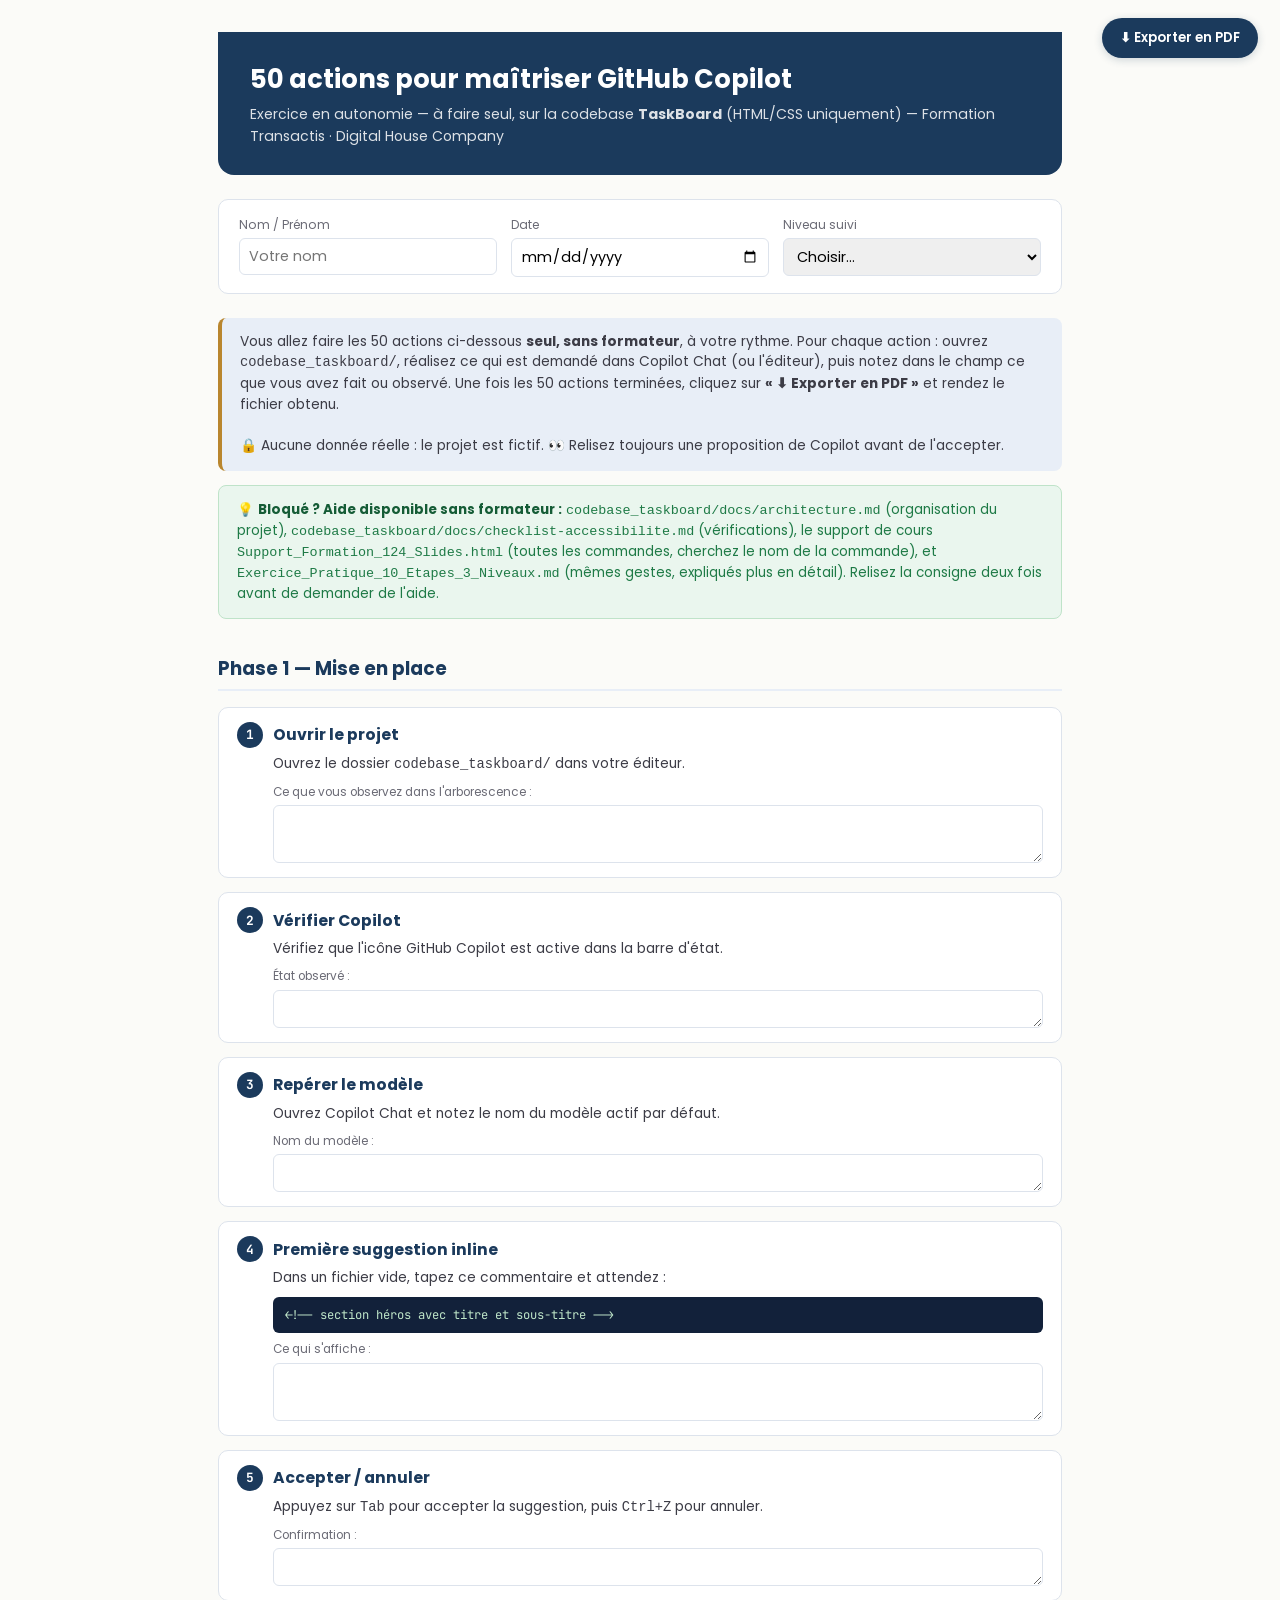
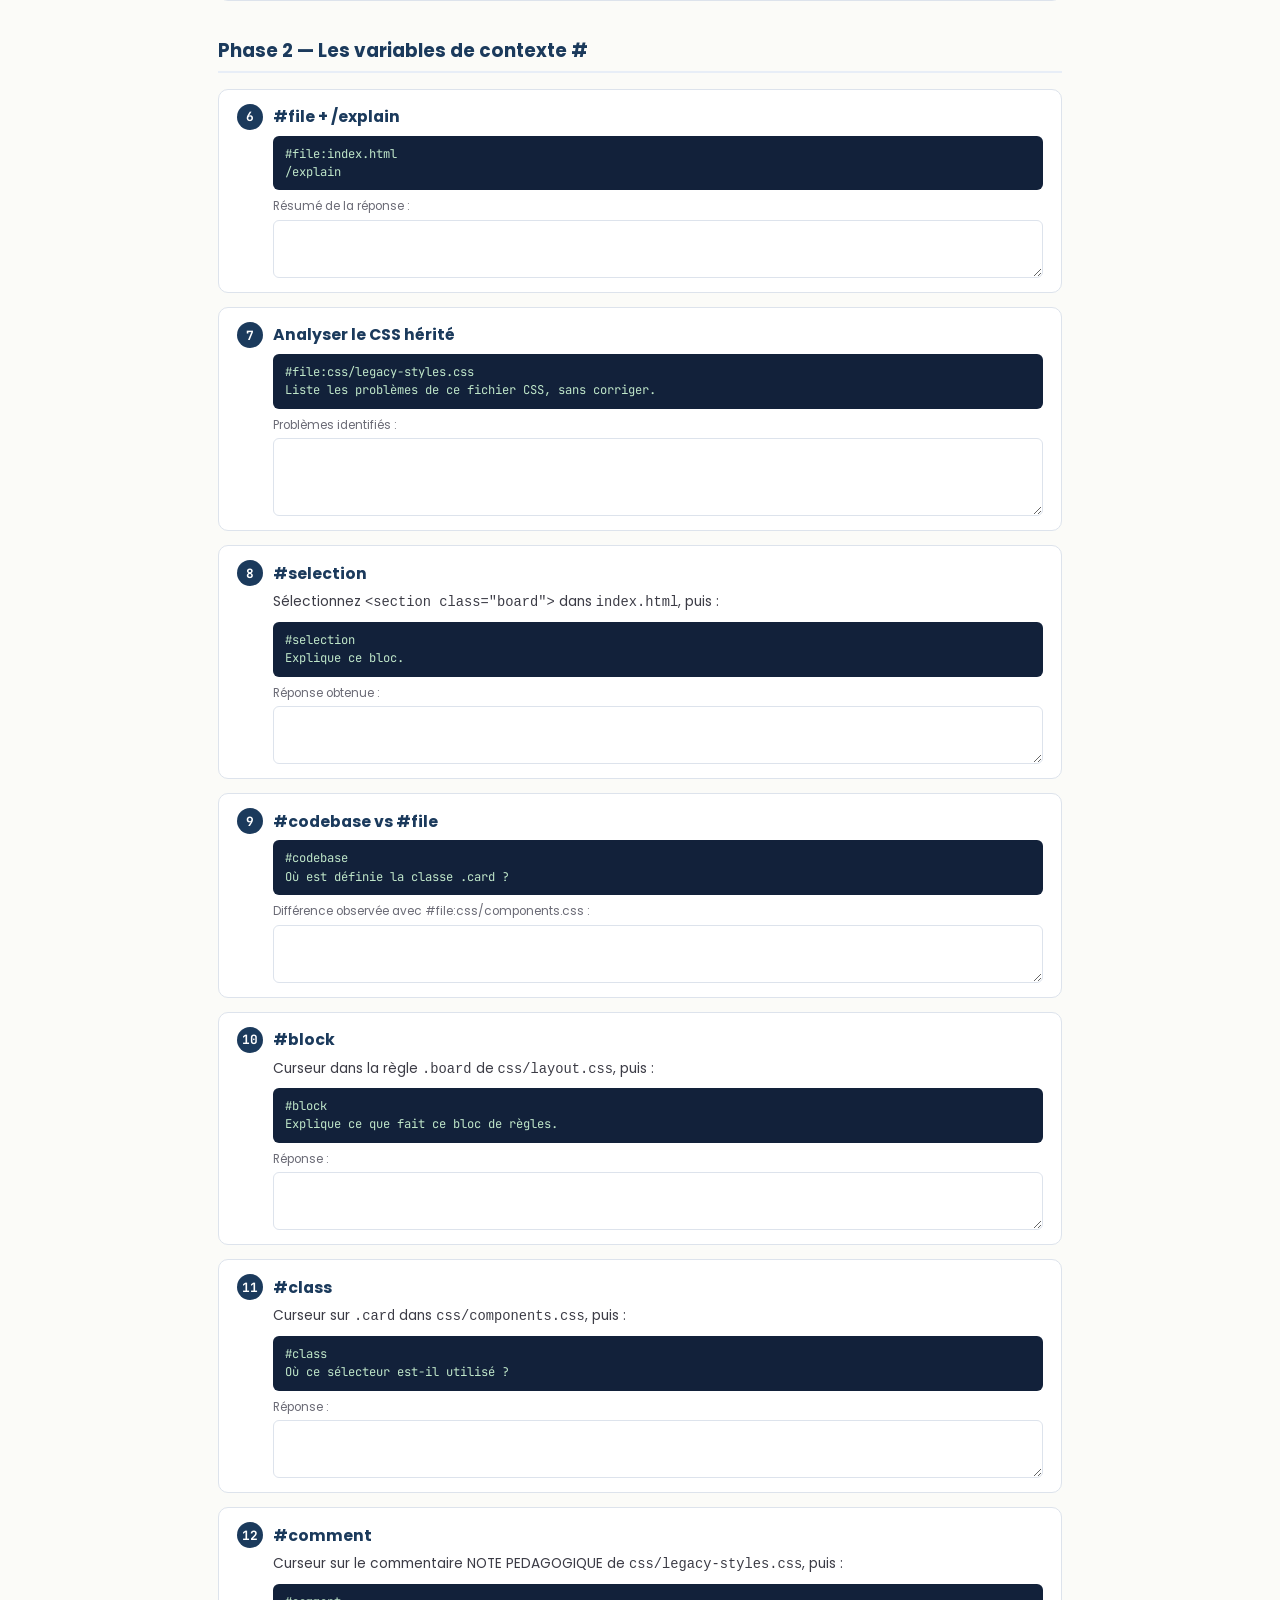
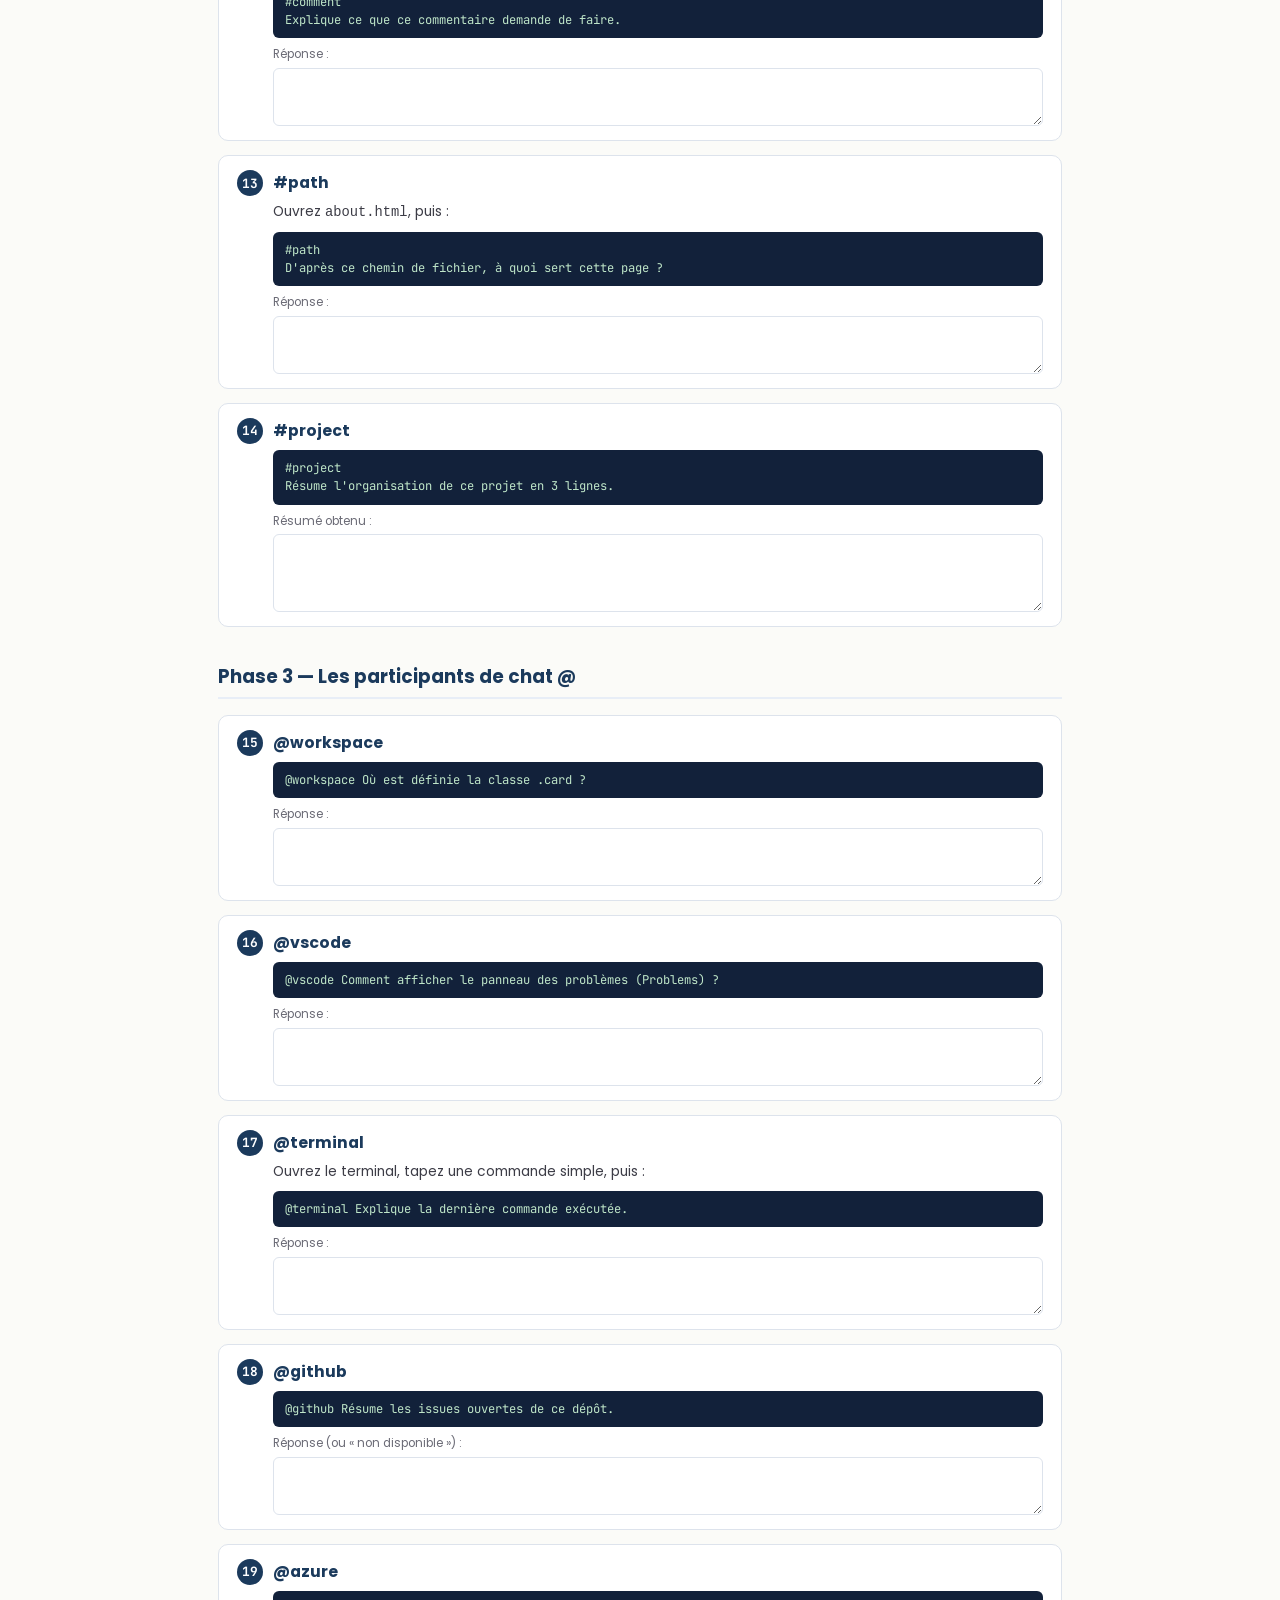
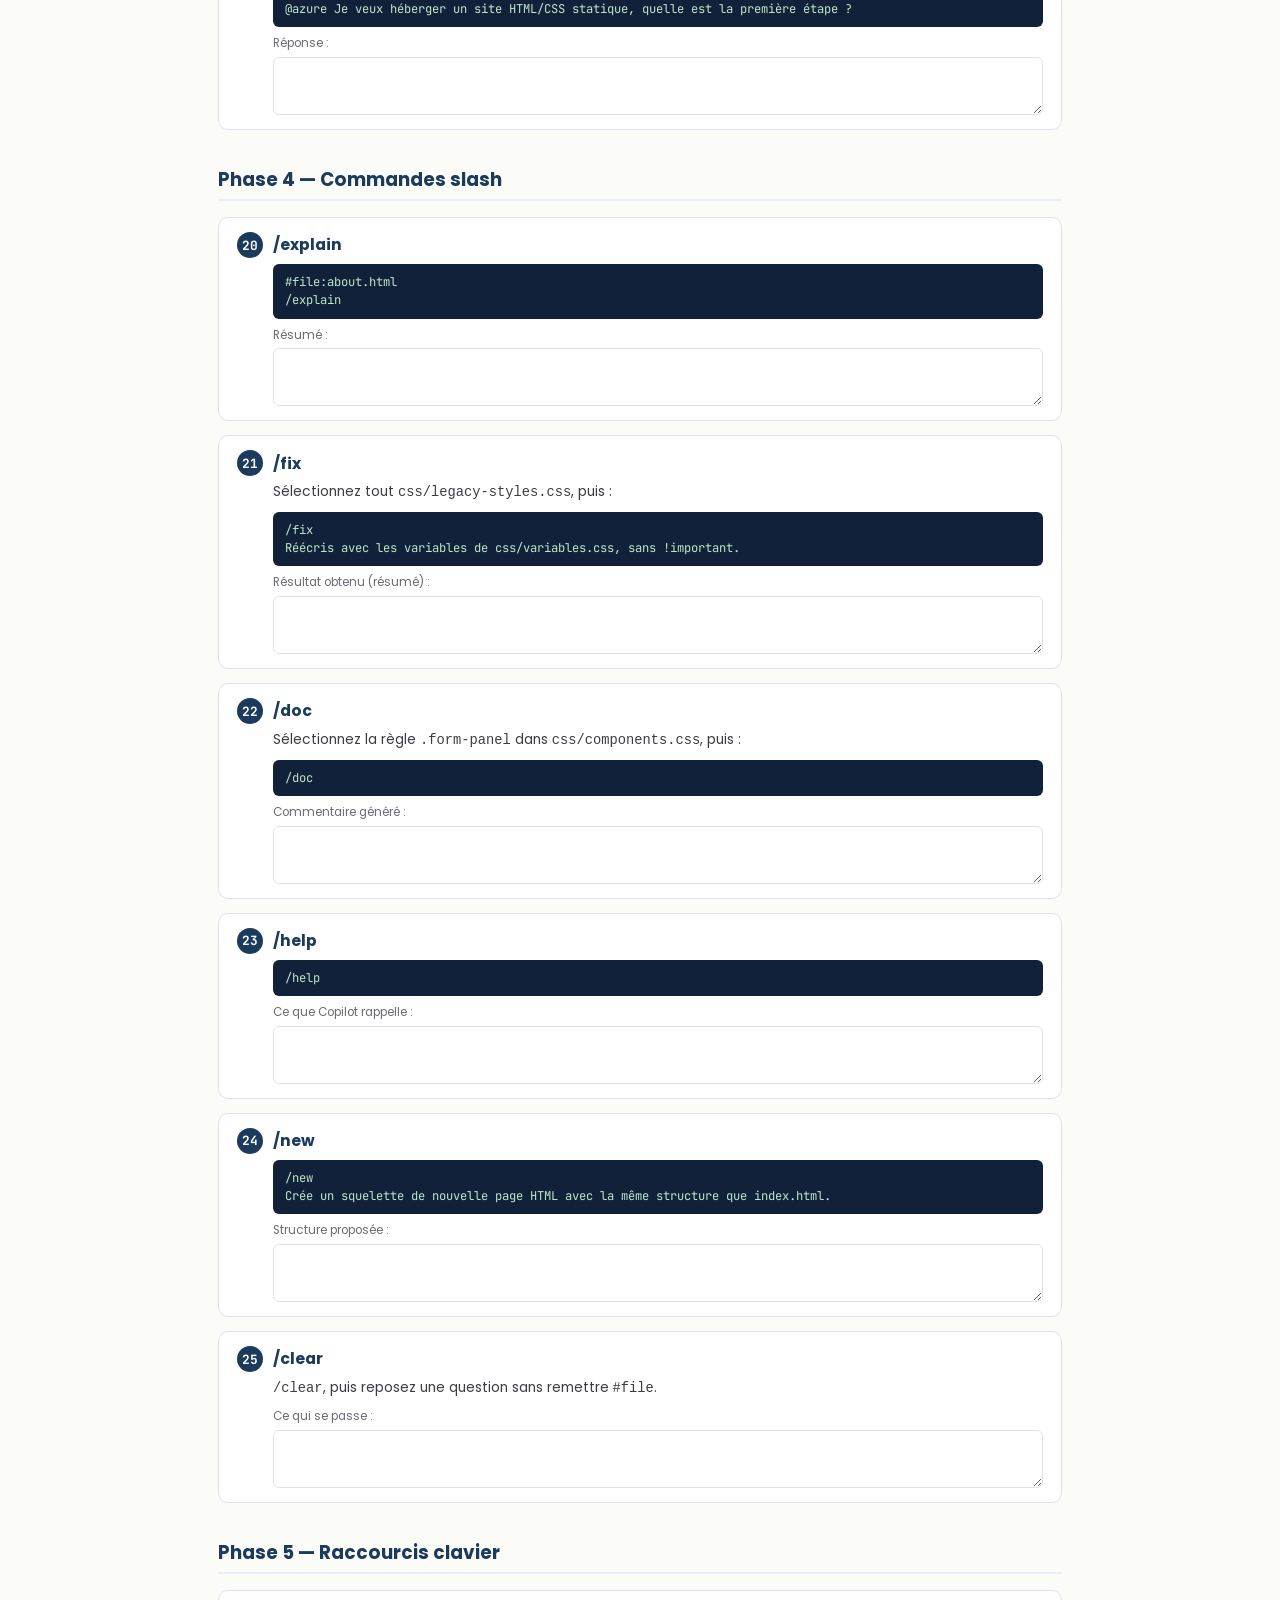
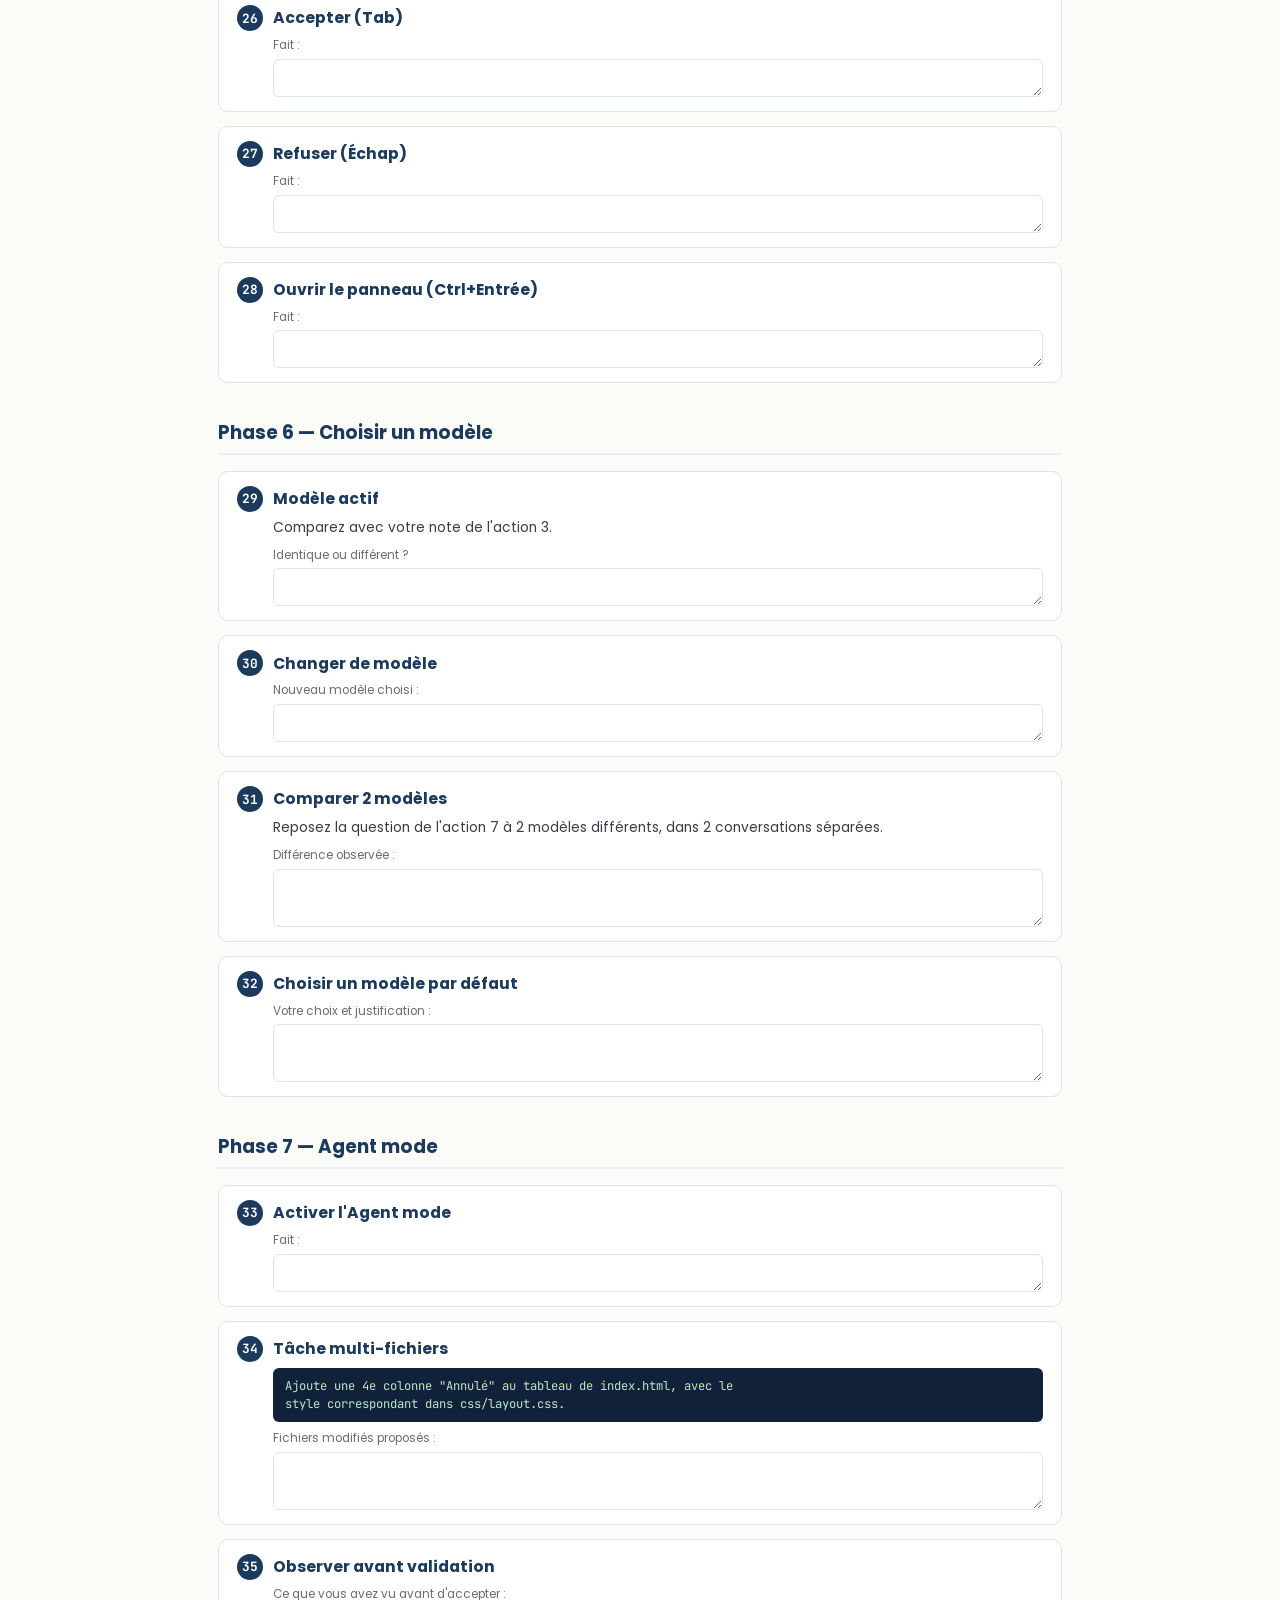
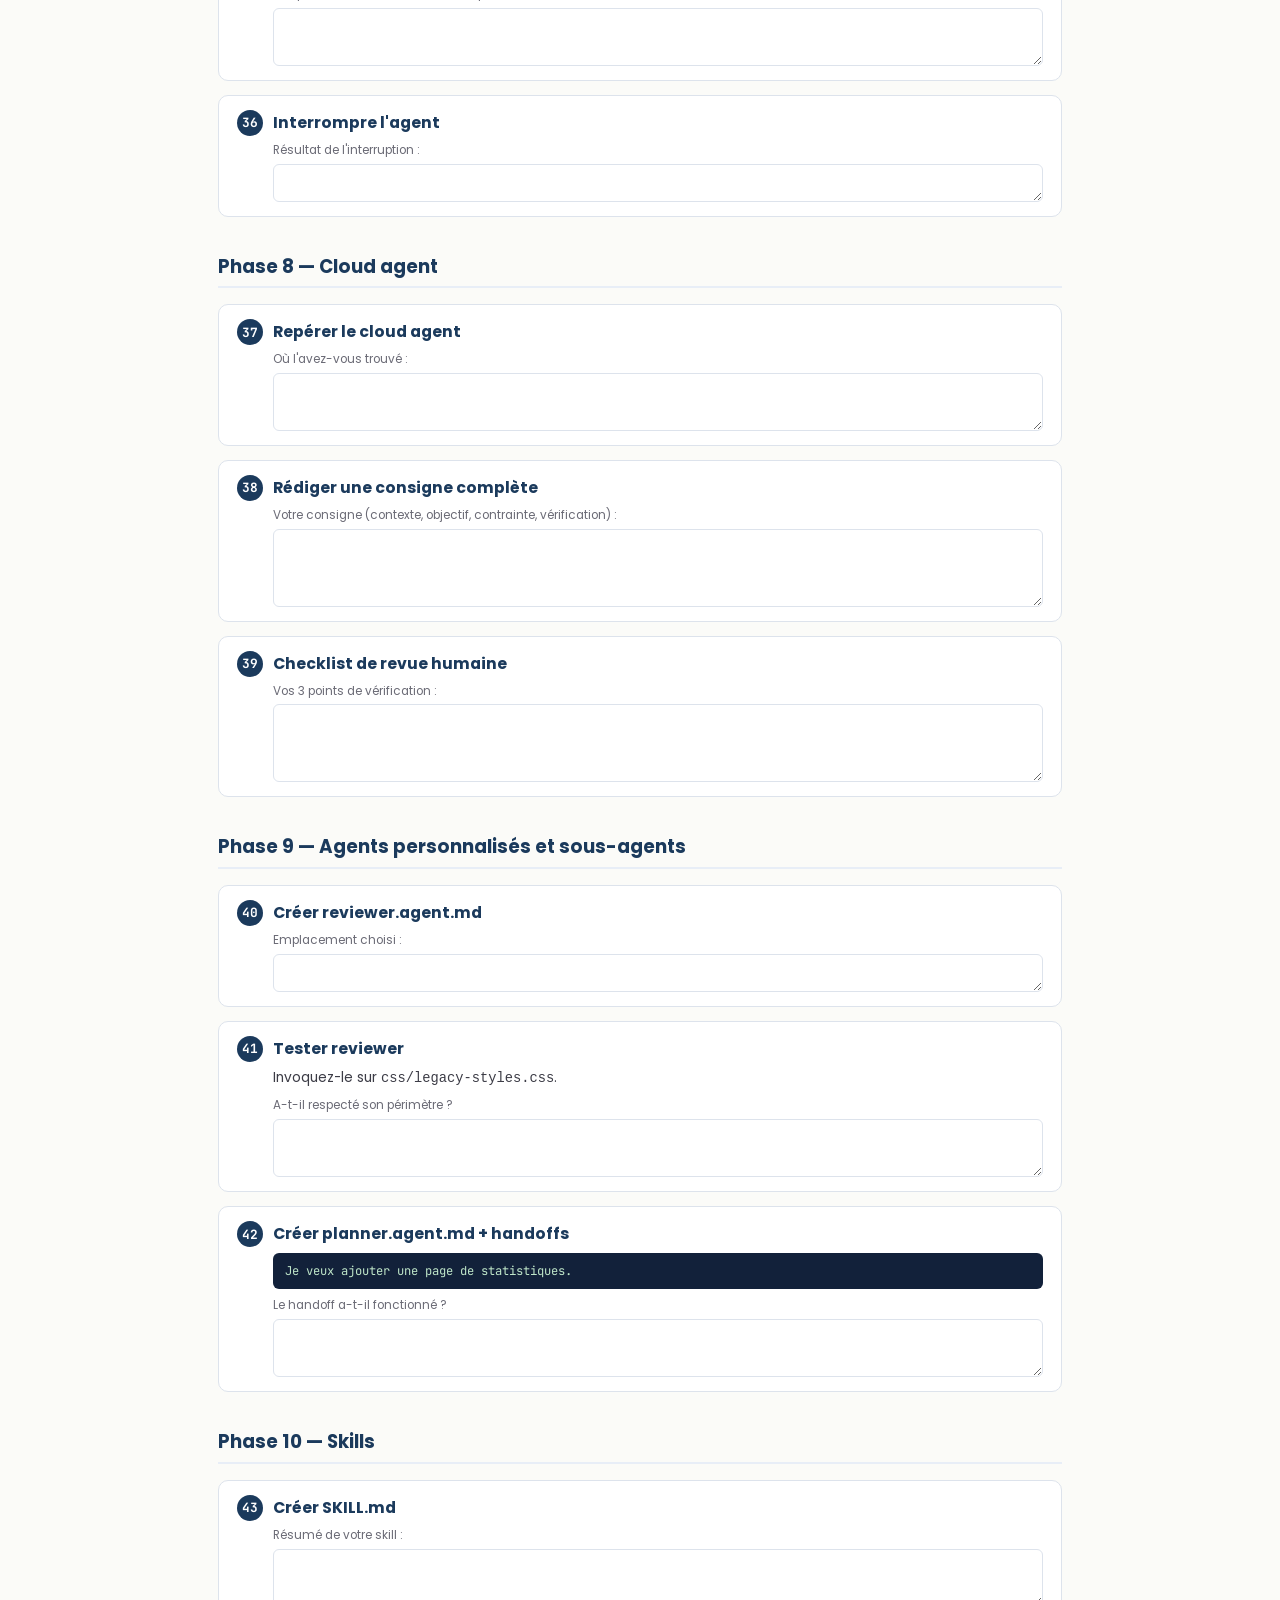
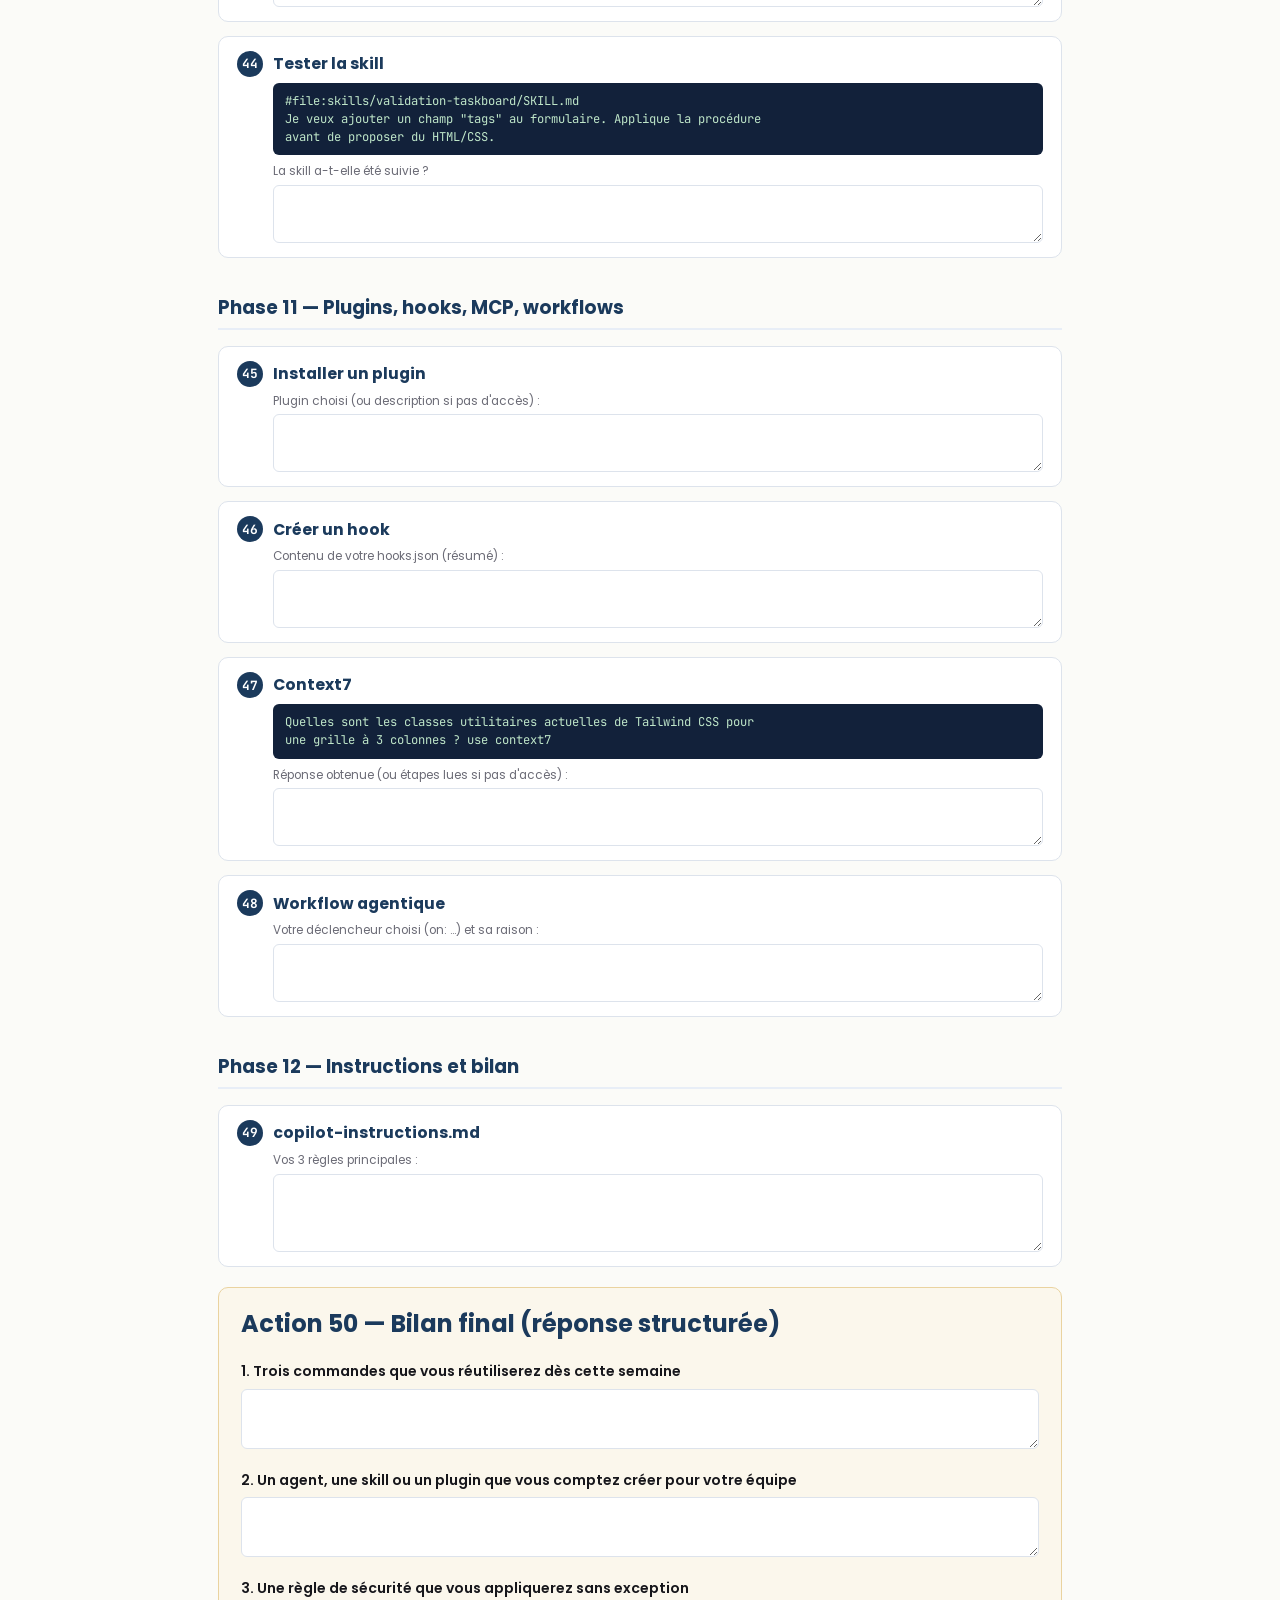
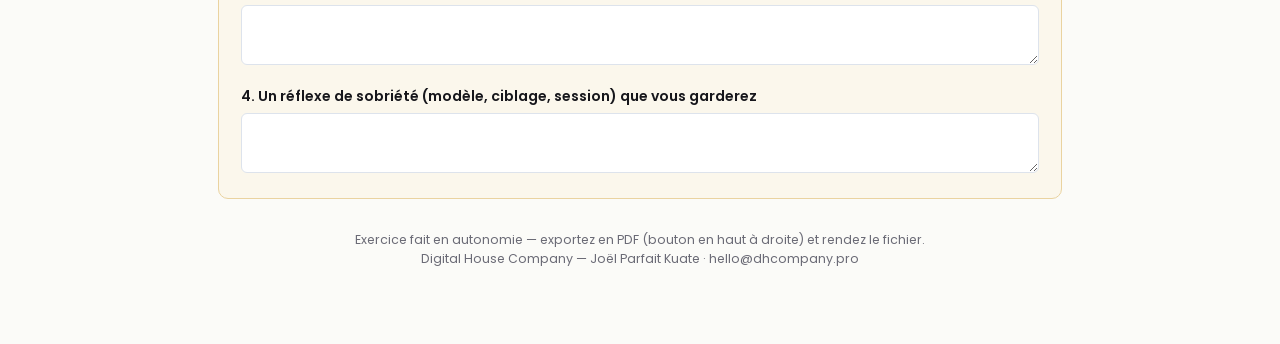
<file: FormationGithubcopilot-main/Exercice_50_Actions_Autonomie.html>
<!DOCTYPE html>
<html lang="fr">
<head>
<meta charset="UTF-8">
<meta name="viewport" content="width=device-width, initial-scale=1.0">
<title>50 actions GitHub Copilot — Exercice en autonomie</title>
<link rel="preconnect" href="https://fonts.googleapis.com">
<link href="https://fonts.googleapis.com/css2?family=Poppins:wght@300;400;500;600;700;800&family=JetBrains+Mono:wght@400;500;600&display=swap" rel="stylesheet">
<style>
:root{
  --bg:#FBFBF8; --accent:#1B3A5C; --accent2:#2C5C8F;
  --text:#16161B; --text-dim:#3c3c46; --text-mute:#6b6b76;
  --card:#FFFFFF; --card-border:#DDE3EC; --sec:#E8EEF7; --gold:#B9862E;
}
*{box-sizing:border-box;}
body{margin:0;font-family:'Poppins',sans-serif;background:var(--bg);color:var(--text);line-height:1.5;}
.page{max-width:900px;margin:0 auto;padding:32px 28px 80px 28px;}
header.hero{background:var(--accent);color:#fff;padding:28px 32px;border-radius:0 0 16px 16px;margin-bottom:24px;}
header.hero h1{margin:0 0 6px 0;font-size:1.6rem;}
header.hero p{margin:0;opacity:.85;font-size:.88rem;}
.identity{display:grid;grid-template-columns:1fr 1fr 1fr;gap:14px;background:var(--card);border:1px solid var(--card-border);border-radius:10px;padding:16px 20px;margin-bottom:24px;}
.identity label{display:block;font-size:.76rem;color:var(--text-mute);margin-bottom:4px;}
.identity input,.identity select{width:100%;padding:7px 9px;border:1px solid var(--card-border);border-radius:6px;font-family:inherit;font-size:.9rem;}
.intro-box{background:var(--sec);border-left:4px solid var(--gold);border-radius:8px;padding:14px 18px;margin-bottom:14px;font-size:.86rem;color:var(--text-dim);}
.help-box{background:#EAF6EE;border:1px solid #bfe3c9;border-radius:8px;padding:14px 18px;margin-bottom:28px;font-size:.84rem;color:#1E7A46;}
.help-box b{color:#155c36;}
h2.phase-title{color:var(--accent);font-size:1.15rem;border-bottom:2px solid var(--sec);padding-bottom:6px;margin:36px 0 16px 0;}
.action{background:var(--card);border:1px solid var(--card-border);border-radius:10px;padding:14px 18px;margin-bottom:14px;page-break-inside:avoid;break-inside:avoid;}
.action-head{display:flex;align-items:center;gap:10px;margin-bottom:6px;}
.action-num{background:var(--accent);color:#fff;font-family:'JetBrains Mono',monospace;font-weight:700;font-size:.8rem;width:26px;height:26px;border-radius:50%;display:flex;align-items:center;justify-content:center;flex-shrink:0;}
.action-head h3{margin:0;font-size:.98rem;color:var(--accent);}
.action-instr{font-size:.86rem;color:var(--text-dim);margin:0 0 8px 36px;}
.action-prompt{margin:0 0 8px 36px;font-family:'JetBrains Mono',monospace;background:#12213a;color:#bfe6c9;border-radius:6px;padding:9px 12px;font-size:.76rem;white-space:pre-wrap;}
.action-label{display:block;margin:0 0 4px 36px;font-size:.74rem;color:var(--text-mute);}
.action-answer{display:block;margin-left:36px;width:calc(100% - 36px);border:1px solid var(--card-border);border-radius:6px;padding:8px 10px;font-family:inherit;font-size:.86rem;resize:vertical;}
.synthesis{background:#FBF7EC;border:1px solid #EAD3A0;border-radius:10px;padding:18px 22px;margin-top:20px;}
.synthesis h2{color:var(--accent);margin-top:0;}
.synthesis label{display:block;font-weight:600;font-size:.88rem;margin:14px 0 6px 0;color:var(--text);}
.synthesis textarea{width:100%;border:1px solid var(--card-border);border-radius:6px;padding:8px 10px;font-family:inherit;font-size:.88rem;}
#exportBtn{position:fixed;top:18px;right:22px;z-index:60;background:var(--accent);color:#fff;border:none;padding:10px 18px;border-radius:20px;font-family:'Poppins',sans-serif;font-size:.82rem;font-weight:600;cursor:pointer;box-shadow:0 2px 8px rgba(27,58,92,.2);}
#exportBtn:hover{background:var(--accent2);}
footer.sign{margin-top:32px;font-size:.78rem;color:var(--text-mute);text-align:center;}
@media print{
  #exportBtn{display:none;}
  body{background:#fff;}
  .action,.identity,.synthesis{break-inside:avoid;}
}
</style>
</head>
<body>

<button id="exportBtn" type="button" title="Ouvre la boîte d'impression — choisissez « Enregistrer au format PDF »">⬇ Exporter en PDF</button>

<div class="page">

<header class="hero">
  <h1>50 actions pour maîtriser GitHub Copilot</h1>
  <p>Exercice en autonomie — à faire seul, sur la codebase <strong>TaskBoard</strong> (HTML/CSS uniquement) — Formation Transactis · Digital House Company</p>
</header>

<div class="identity">
  <div><label for="p-nom">Nom / Prénom</label><input type="text" id="p-nom" placeholder="Votre nom"></div>
  <div><label for="p-date">Date</label><input type="date" id="p-date"></div>
  <div><label for="p-niveau">Niveau suivi</label>
    <select id="p-niveau">
      <option value="">Choisir…</option>
      <option>🟢 Facile</option>
      <option>🟡 Intermédiaire</option>
      <option>🔴 Pro</option>
    </select>
  </div>
</div>

<div class="intro-box">
  Vous allez faire les 50 actions ci-dessous <strong>seul, sans formateur</strong>, à votre rythme. Pour chaque action : ouvrez <code>codebase_taskboard/</code>, réalisez ce qui est demandé dans Copilot Chat (ou l'éditeur), puis notez dans le champ ce que vous avez fait ou observé. Une fois les 50 actions terminées, cliquez sur <strong>« ⬇ Exporter en PDF »</strong> et rendez le fichier obtenu.
  <br><br>🔒 Aucune donnée réelle : le projet est fictif. 👀 Relisez toujours une proposition de Copilot avant de l'accepter.
</div>

<div class="help-box">
  💡 <b>Bloqué ? Aide disponible sans formateur :</b> <code>codebase_taskboard/docs/architecture.md</code> (organisation du projet), <code>codebase_taskboard/docs/checklist-accessibilite.md</code> (vérifications), le support de cours <code>Support_Formation_124_Slides.html</code> (toutes les commandes, cherchez le nom de la commande), et <code>Exercice_Pratique_10_Etapes_3_Niveaux.md</code> (mêmes gestes, expliqués plus en détail). Relisez la consigne deux fois avant de demander de l'aide.
</div>

<h2 class="phase-title">Phase 1 — Mise en place</h2>

<div class="action"><div class="action-head"><span class="action-num">1</span><h3>Ouvrir le projet</h3></div>
<p class="action-instr">Ouvrez le dossier <code>codebase_taskboard/</code> dans votre éditeur.</p>
<label class="action-label">Ce que vous observez dans l'arborescence :</label>
<textarea class="action-answer" rows="2"></textarea></div>

<div class="action"><div class="action-head"><span class="action-num">2</span><h3>Vérifier Copilot</h3></div>
<p class="action-instr">Vérifiez que l'icône GitHub Copilot est active dans la barre d'état.</p>
<label class="action-label">État observé :</label>
<textarea class="action-answer" rows="1"></textarea></div>

<div class="action"><div class="action-head"><span class="action-num">3</span><h3>Repérer le modèle</h3></div>
<p class="action-instr">Ouvrez Copilot Chat et notez le nom du modèle actif par défaut.</p>
<label class="action-label">Nom du modèle :</label>
<textarea class="action-answer" rows="1"></textarea></div>

<div class="action"><div class="action-head"><span class="action-num">4</span><h3>Première suggestion inline</h3></div>
<p class="action-instr">Dans un fichier vide, tapez ce commentaire et attendez :</p>
<div class="action-prompt">&lt;!-- section héros avec titre et sous-titre --&gt;</div>
<label class="action-label">Ce qui s'affiche :</label>
<textarea class="action-answer" rows="2"></textarea></div>

<div class="action"><div class="action-head"><span class="action-num">5</span><h3>Accepter / annuler</h3></div>
<p class="action-instr">Appuyez sur <code>Tab</code> pour accepter la suggestion, puis <code>Ctrl+Z</code> pour annuler.</p>
<label class="action-label">Confirmation :</label>
<textarea class="action-answer" rows="1"></textarea></div>

<h2 class="phase-title">Phase 2 — Les variables de contexte #</h2>

<div class="action"><div class="action-head"><span class="action-num">6</span><h3>#file + /explain</h3></div>
<div class="action-prompt">#file:index.html
/explain</div>
<label class="action-label">Résumé de la réponse :</label>
<textarea class="action-answer" rows="2"></textarea></div>

<div class="action"><div class="action-head"><span class="action-num">7</span><h3>Analyser le CSS hérité</h3></div>
<div class="action-prompt">#file:css/legacy-styles.css
Liste les problèmes de ce fichier CSS, sans corriger.</div>
<label class="action-label">Problèmes identifiés :</label>
<textarea class="action-answer" rows="3"></textarea></div>

<div class="action"><div class="action-head"><span class="action-num">8</span><h3>#selection</h3></div>
<p class="action-instr">Sélectionnez <code>&lt;section class="board"&gt;</code> dans <code>index.html</code>, puis :</p>
<div class="action-prompt">#selection
Explique ce bloc.</div>
<label class="action-label">Réponse obtenue :</label>
<textarea class="action-answer" rows="2"></textarea></div>

<div class="action"><div class="action-head"><span class="action-num">9</span><h3>#codebase vs #file</h3></div>
<div class="action-prompt">#codebase
Où est définie la classe .card ?</div>
<label class="action-label">Différence observée avec #file:css/components.css :</label>
<textarea class="action-answer" rows="2"></textarea></div>

<div class="action"><div class="action-head"><span class="action-num">10</span><h3>#block</h3></div>
<p class="action-instr">Curseur dans la règle <code>.board</code> de <code>css/layout.css</code>, puis :</p>
<div class="action-prompt">#block
Explique ce que fait ce bloc de règles.</div>
<label class="action-label">Réponse :</label>
<textarea class="action-answer" rows="2"></textarea></div>

<div class="action"><div class="action-head"><span class="action-num">11</span><h3>#class</h3></div>
<p class="action-instr">Curseur sur <code>.card</code> dans <code>css/components.css</code>, puis :</p>
<div class="action-prompt">#class
Où ce sélecteur est-il utilisé ?</div>
<label class="action-label">Réponse :</label>
<textarea class="action-answer" rows="2"></textarea></div>

<div class="action"><div class="action-head"><span class="action-num">12</span><h3>#comment</h3></div>
<p class="action-instr">Curseur sur le commentaire NOTE PEDAGOGIQUE de <code>css/legacy-styles.css</code>, puis :</p>
<div class="action-prompt">#comment
Explique ce que ce commentaire demande de faire.</div>
<label class="action-label">Réponse :</label>
<textarea class="action-answer" rows="2"></textarea></div>

<div class="action"><div class="action-head"><span class="action-num">13</span><h3>#path</h3></div>
<p class="action-instr">Ouvrez <code>about.html</code>, puis :</p>
<div class="action-prompt">#path
D'après ce chemin de fichier, à quoi sert cette page ?</div>
<label class="action-label">Réponse :</label>
<textarea class="action-answer" rows="2"></textarea></div>

<div class="action"><div class="action-head"><span class="action-num">14</span><h3>#project</h3></div>
<div class="action-prompt">#project
Résume l'organisation de ce projet en 3 lignes.</div>
<label class="action-label">Résumé obtenu :</label>
<textarea class="action-answer" rows="3"></textarea></div>

<h2 class="phase-title">Phase 3 — Les participants de chat @</h2>

<div class="action"><div class="action-head"><span class="action-num">15</span><h3>@workspace</h3></div>
<div class="action-prompt">@workspace Où est définie la classe .card ?</div>
<label class="action-label">Réponse :</label>
<textarea class="action-answer" rows="2"></textarea></div>

<div class="action"><div class="action-head"><span class="action-num">16</span><h3>@vscode</h3></div>
<div class="action-prompt">@vscode Comment afficher le panneau des problèmes (Problems) ?</div>
<label class="action-label">Réponse :</label>
<textarea class="action-answer" rows="2"></textarea></div>

<div class="action"><div class="action-head"><span class="action-num">17</span><h3>@terminal</h3></div>
<p class="action-instr">Ouvrez le terminal, tapez une commande simple, puis :</p>
<div class="action-prompt">@terminal Explique la dernière commande exécutée.</div>
<label class="action-label">Réponse :</label>
<textarea class="action-answer" rows="2"></textarea></div>

<div class="action"><div class="action-head"><span class="action-num">18</span><h3>@github</h3></div>
<div class="action-prompt">@github Résume les issues ouvertes de ce dépôt.</div>
<label class="action-label">Réponse (ou « non disponible ») :</label>
<textarea class="action-answer" rows="2"></textarea></div>

<div class="action"><div class="action-head"><span class="action-num">19</span><h3>@azure</h3></div>
<div class="action-prompt">@azure Je veux héberger un site HTML/CSS statique, quelle est la première étape ?</div>
<label class="action-label">Réponse :</label>
<textarea class="action-answer" rows="2"></textarea></div>

<h2 class="phase-title">Phase 4 — Commandes slash</h2>

<div class="action"><div class="action-head"><span class="action-num">20</span><h3>/explain</h3></div>
<div class="action-prompt">#file:about.html
/explain</div>
<label class="action-label">Résumé :</label>
<textarea class="action-answer" rows="2"></textarea></div>

<div class="action"><div class="action-head"><span class="action-num">21</span><h3>/fix</h3></div>
<p class="action-instr">Sélectionnez tout <code>css/legacy-styles.css</code>, puis :</p>
<div class="action-prompt">/fix
Réécris avec les variables de css/variables.css, sans !important.</div>
<label class="action-label">Résultat obtenu (résumé) :</label>
<textarea class="action-answer" rows="2"></textarea></div>

<div class="action"><div class="action-head"><span class="action-num">22</span><h3>/doc</h3></div>
<p class="action-instr">Sélectionnez la règle <code>.form-panel</code> dans <code>css/components.css</code>, puis :</p>
<div class="action-prompt">/doc</div>
<label class="action-label">Commentaire généré :</label>
<textarea class="action-answer" rows="2"></textarea></div>

<div class="action"><div class="action-head"><span class="action-num">23</span><h3>/help</h3></div>
<div class="action-prompt">/help</div>
<label class="action-label">Ce que Copilot rappelle :</label>
<textarea class="action-answer" rows="2"></textarea></div>

<div class="action"><div class="action-head"><span class="action-num">24</span><h3>/new</h3></div>
<div class="action-prompt">/new
Crée un squelette de nouvelle page HTML avec la même structure que index.html.</div>
<label class="action-label">Structure proposée :</label>
<textarea class="action-answer" rows="2"></textarea></div>

<div class="action"><div class="action-head"><span class="action-num">25</span><h3>/clear</h3></div>
<p class="action-instr"><code>/clear</code>, puis reposez une question sans remettre <code>#file</code>.</p>
<label class="action-label">Ce qui se passe :</label>
<textarea class="action-answer" rows="2"></textarea></div>

<h2 class="phase-title">Phase 5 — Raccourcis clavier</h2>

<div class="action"><div class="action-head"><span class="action-num">26</span><h3>Accepter (Tab)</h3></div>
<label class="action-label">Fait :</label>
<textarea class="action-answer" rows="1"></textarea></div>

<div class="action"><div class="action-head"><span class="action-num">27</span><h3>Refuser (Échap)</h3></div>
<label class="action-label">Fait :</label>
<textarea class="action-answer" rows="1"></textarea></div>

<div class="action"><div class="action-head"><span class="action-num">28</span><h3>Ouvrir le panneau (Ctrl+Entrée)</h3></div>
<label class="action-label">Fait :</label>
<textarea class="action-answer" rows="1"></textarea></div>

<h2 class="phase-title">Phase 6 — Choisir un modèle</h2>

<div class="action"><div class="action-head"><span class="action-num">29</span><h3>Modèle actif</h3></div>
<p class="action-instr">Comparez avec votre note de l'action 3.</p>
<label class="action-label">Identique ou différent ?</label>
<textarea class="action-answer" rows="1"></textarea></div>

<div class="action"><div class="action-head"><span class="action-num">30</span><h3>Changer de modèle</h3></div>
<label class="action-label">Nouveau modèle choisi :</label>
<textarea class="action-answer" rows="1"></textarea></div>

<div class="action"><div class="action-head"><span class="action-num">31</span><h3>Comparer 2 modèles</h3></div>
<p class="action-instr">Reposez la question de l'action 7 à 2 modèles différents, dans 2 conversations séparées.</p>
<label class="action-label">Différence observée :</label>
<textarea class="action-answer" rows="2"></textarea></div>

<div class="action"><div class="action-head"><span class="action-num">32</span><h3>Choisir un modèle par défaut</h3></div>
<label class="action-label">Votre choix et justification :</label>
<textarea class="action-answer" rows="2"></textarea></div>

<h2 class="phase-title">Phase 7 — Agent mode</h2>

<div class="action"><div class="action-head"><span class="action-num">33</span><h3>Activer l'Agent mode</h3></div>
<label class="action-label">Fait :</label>
<textarea class="action-answer" rows="1"></textarea></div>

<div class="action"><div class="action-head"><span class="action-num">34</span><h3>Tâche multi-fichiers</h3></div>
<div class="action-prompt">Ajoute une 4e colonne "Annulé" au tableau de index.html, avec le
style correspondant dans css/layout.css.</div>
<label class="action-label">Fichiers modifiés proposés :</label>
<textarea class="action-answer" rows="2"></textarea></div>

<div class="action"><div class="action-head"><span class="action-num">35</span><h3>Observer avant validation</h3></div>
<label class="action-label">Ce que vous avez vu avant d'accepter :</label>
<textarea class="action-answer" rows="2"></textarea></div>

<div class="action"><div class="action-head"><span class="action-num">36</span><h3>Interrompre l'agent</h3></div>
<label class="action-label">Résultat de l'interruption :</label>
<textarea class="action-answer" rows="1"></textarea></div>

<h2 class="phase-title">Phase 8 — Cloud agent</h2>

<div class="action"><div class="action-head"><span class="action-num">37</span><h3>Repérer le cloud agent</h3></div>
<label class="action-label">Où l'avez-vous trouvé :</label>
<textarea class="action-answer" rows="2"></textarea></div>

<div class="action"><div class="action-head"><span class="action-num">38</span><h3>Rédiger une consigne complète</h3></div>
<label class="action-label">Votre consigne (contexte, objectif, contrainte, vérification) :</label>
<textarea class="action-answer" rows="3"></textarea></div>

<div class="action"><div class="action-head"><span class="action-num">39</span><h3>Checklist de revue humaine</h3></div>
<label class="action-label">Vos 3 points de vérification :</label>
<textarea class="action-answer" rows="3"></textarea></div>

<h2 class="phase-title">Phase 9 — Agents personnalisés et sous-agents</h2>

<div class="action"><div class="action-head"><span class="action-num">40</span><h3>Créer reviewer.agent.md</h3></div>
<label class="action-label">Emplacement choisi :</label>
<textarea class="action-answer" rows="1"></textarea></div>

<div class="action"><div class="action-head"><span class="action-num">41</span><h3>Tester reviewer</h3></div>
<p class="action-instr">Invoquez-le sur <code>css/legacy-styles.css</code>.</p>
<label class="action-label">A-t-il respecté son périmètre ?</label>
<textarea class="action-answer" rows="2"></textarea></div>

<div class="action"><div class="action-head"><span class="action-num">42</span><h3>Créer planner.agent.md + handoffs</h3></div>
<div class="action-prompt">Je veux ajouter une page de statistiques.</div>
<label class="action-label">Le handoff a-t-il fonctionné ?</label>
<textarea class="action-answer" rows="2"></textarea></div>

<h2 class="phase-title">Phase 10 — Skills</h2>

<div class="action"><div class="action-head"><span class="action-num">43</span><h3>Créer SKILL.md</h3></div>
<label class="action-label">Résumé de votre skill :</label>
<textarea class="action-answer" rows="2"></textarea></div>

<div class="action"><div class="action-head"><span class="action-num">44</span><h3>Tester la skill</h3></div>
<div class="action-prompt">#file:skills/validation-taskboard/SKILL.md
Je veux ajouter un champ "tags" au formulaire. Applique la procédure
avant de proposer du HTML/CSS.</div>
<label class="action-label">La skill a-t-elle été suivie ?</label>
<textarea class="action-answer" rows="2"></textarea></div>

<h2 class="phase-title">Phase 11 — Plugins, hooks, MCP, workflows</h2>

<div class="action"><div class="action-head"><span class="action-num">45</span><h3>Installer un plugin</h3></div>
<label class="action-label">Plugin choisi (ou description si pas d'accès) :</label>
<textarea class="action-answer" rows="2"></textarea></div>

<div class="action"><div class="action-head"><span class="action-num">46</span><h3>Créer un hook</h3></div>
<label class="action-label">Contenu de votre hooks.json (résumé) :</label>
<textarea class="action-answer" rows="2"></textarea></div>

<div class="action"><div class="action-head"><span class="action-num">47</span><h3>Context7</h3></div>
<div class="action-prompt">Quelles sont les classes utilitaires actuelles de Tailwind CSS pour
une grille à 3 colonnes ? use context7</div>
<label class="action-label">Réponse obtenue (ou étapes lues si pas d'accès) :</label>
<textarea class="action-answer" rows="2"></textarea></div>

<div class="action"><div class="action-head"><span class="action-num">48</span><h3>Workflow agentique</h3></div>
<label class="action-label">Votre déclencheur choisi (on: ...) et sa raison :</label>
<textarea class="action-answer" rows="2"></textarea></div>

<h2 class="phase-title">Phase 12 — Instructions et bilan</h2>

<div class="action"><div class="action-head"><span class="action-num">49</span><h3>copilot-instructions.md</h3></div>
<label class="action-label">Vos 3 règles principales :</label>
<textarea class="action-answer" rows="3"></textarea></div>

<div class="synthesis">
<h2>Action 50 — Bilan final (réponse structurée)</h2>
<label for="s1">1. Trois commandes que vous réutiliserez dès cette semaine</label>
<textarea id="s1" rows="2"></textarea>
<label for="s2">2. Un agent, une skill ou un plugin que vous comptez créer pour votre équipe</label>
<textarea id="s2" rows="2"></textarea>
<label for="s3">3. Une règle de sécurité que vous appliquerez sans exception</label>
<textarea id="s3" rows="2"></textarea>
<label for="s4">4. Un réflexe de sobriété (modèle, ciblage, session) que vous garderez</label>
<textarea id="s4" rows="2"></textarea>
</div>

<footer class="sign">
  Exercice fait en autonomie — exportez en PDF (bouton en haut à droite) et rendez le fichier.<br>
  Digital House Company — Joël Parfait Kuate · hello@dhcompany.pro
</footer>

</div>

<script>
document.getElementById('exportBtn').addEventListener('click', () => {
  window.print();
});
</script>
</body>
</html>
</file>
<file: 02_Codebase_TaskFlow/web/css/variables.css>
/*
 * TaskFlow - jetons de design.
 * SOURCE UNIQUE des couleurs, espacements et rayons du projet.
 * Aucune valeur de couleur ou d'espacement ne doit etre ecrite en dur ailleurs.
 */
:root {
  --tf-couleur-fond: #ffffff;
  --tf-couleur-fond-doux: #f2f7f7;
  --tf-couleur-texte: #16212b;
  --tf-couleur-texte-doux: #4b5c63;
  --tf-couleur-accent: #0e8c86;
  --tf-couleur-accent-fonce: #0b6e68;
  --tf-couleur-bordure: #d7e6e4;
  --tf-couleur-urgente: #c1443b;
  --tf-couleur-haute: #b9740a;
  --tf-couleur-normale: #0b6e68;
  --tf-couleur-basse: #4b5c63;

  --tf-espace-xs: 4px;
  --tf-espace-s: 8px;
  --tf-espace-m: 16px;
  --tf-espace-l: 24px;
  --tf-espace-xl: 40px;

  --tf-rayon: 8px;
  --tf-police: system-ui, -apple-system, "Segoe UI", Roboto, sans-serif;
}
</file>
<file: 02_Codebase_TaskFlow/web/css/base.css>
/* TaskFlow - remise a zero et styles de base. */
* { box-sizing: border-box; margin: 0; padding: 0; }

body {
  font-family: var(--tf-police);
  color: var(--tf-couleur-texte);
  background: var(--tf-couleur-fond);
  line-height: 1.5;
}

h1 { font-size: 1.6rem; margin-bottom: var(--tf-espace-m); }
h2 { font-size: 1.25rem; margin-bottom: var(--tf-espace-s); }

a { color: var(--tf-couleur-accent-fonce); }

a:focus-visible,
button:focus-visible,
input:focus-visible,
select:focus-visible {
  outline: 3px solid var(--tf-couleur-accent);
  outline-offset: 2px;
}
</file>
<file: 02_Codebase_TaskFlow/web/css/layout.css>
/* TaskFlow - mise en page generale. */
.tf-entete {
  display: flex;
  align-items: center;
  justify-content: space-between;
  gap: var(--tf-espace-m);
  padding: var(--tf-espace-m) var(--tf-espace-l);
  border-bottom: 1px solid var(--tf-couleur-bordure);
  background: var(--tf-couleur-fond-doux);
}

.tf-marque { font-weight: 700; color: var(--tf-couleur-accent-fonce); }

.tf-nav { display: flex; gap: var(--tf-espace-m); }
.tf-nav a[aria-current="page"] { font-weight: 700; }

.tf-principal {
  max-width: 1080px;
  margin: 0 auto;
  padding: var(--tf-espace-xl) var(--tf-espace-l);
}

.tf-indicateurs {
  display: flex;
  flex-wrap: wrap;
  gap: var(--tf-espace-m);
  margin-bottom: var(--tf-espace-l);
}

.tf-filtres {
  display: flex;
  flex-wrap: wrap;
  gap: var(--tf-espace-m);
  align-items: flex-end;
  margin-bottom: var(--tf-espace-l);
}

.tf-pied {
  border-top: 1px solid var(--tf-couleur-bordure);
  padding: var(--tf-espace-m) var(--tf-espace-l);
  color: var(--tf-couleur-texte-doux);
  font-size: 0.9rem;
}
</file>
<file: 02_Codebase_TaskFlow/web/css/components.css>
/* TaskFlow - composants reutilisables. */
.tf-carte {
  border: 1px solid var(--tf-couleur-bordure);
  border-radius: var(--tf-rayon);
  padding: var(--tf-espace-m);
  background: var(--tf-couleur-fond-doux);
  min-width: 170px;
  color: var(--tf-couleur-texte-doux);
}

.tf-carte-valeur {
  display: block;
  font-size: 1.6rem;
  font-weight: 700;
  color: var(--tf-couleur-accent-fonce);
}

.tf-champ { display: flex; flex-direction: column; gap: var(--tf-espace-xs); }
.tf-champ label { font-size: 0.9rem; color: var(--tf-couleur-texte-doux); }

.tf-champ input,
.tf-champ select {
  font: inherit;
  padding: var(--tf-espace-s);
  border: 1px solid var(--tf-couleur-bordure);
  border-radius: var(--tf-rayon);
  background: var(--tf-couleur-fond);
  color: var(--tf-couleur-texte);
}

.tf-btn {
  font: inherit;
  font-weight: 600;
  color: var(--tf-couleur-fond);
  background: var(--tf-couleur-accent);
  border: none;
  border-radius: var(--tf-rayon);
  padding: var(--tf-espace-s) var(--tf-espace-l);
  cursor: pointer;
}

.tf-btn--secondaire {
  color: var(--tf-couleur-accent-fonce);
  background: var(--tf-couleur-fond-doux);
  border: 1px solid var(--tf-couleur-bordure);
}

.tf-tableau { width: 100%; border-collapse: collapse; }
.tf-legende {
  text-align: left;
  padding-bottom: var(--tf-espace-s);
  color: var(--tf-couleur-texte-doux);
}
.tf-tableau th,
.tf-tableau td {
  border: 1px solid var(--tf-couleur-bordure);
  padding: var(--tf-espace-s);
  text-align: left;
}
.tf-tableau th {
  background: var(--tf-couleur-fond-doux);
  color: var(--tf-couleur-accent-fonce);
}

.tf-badge {
  display: inline-block;
  border-radius: 999px;
  padding: 2px var(--tf-espace-s);
  font-size: 0.8rem;
  font-weight: 700;
  color: var(--tf-couleur-fond);
}
.tf-badge--urgente { background: var(--tf-couleur-urgente); }
.tf-badge--haute   { background: var(--tf-couleur-haute); }
.tf-badge--normale { background: var(--tf-couleur-normale); }
.tf-badge--basse   { background: var(--tf-couleur-basse); }

.tf-fiche { margin-bottom: var(--tf-espace-l); }
.tf-fiche-ref { color: var(--tf-couleur-texte-doux); margin-bottom: var(--tf-espace-m); }
.tf-fiche-liste { display: grid; grid-template-columns: 200px 1fr; gap: var(--tf-espace-s); }
.tf-fiche-liste dt { font-weight: 600; color: var(--tf-couleur-texte-doux); }

.tf-aide { color: var(--tf-couleur-texte-doux); margin-bottom: var(--tf-espace-m); }
.tf-echeance--proche { font-weight: 700; color: var(--tf-couleur-haute); }
.tf-echeance--depassee { font-weight: 700; color: var(--tf-couleur-urgente); }
</file>
<file: 02_Codebase_TaskFlow/web/css/responsive.css>
/*
 * TaskFlow - adaptations aux petits ecrans.
 * Ce fichier est TOUJOURS charge en dernier.
 */
@media (max-width: 720px) {
  .tf-entete { flex-direction: column; align-items: flex-start; }
  .tf-principal { padding: var(--tf-espace-l) var(--tf-espace-m); }
  .tf-indicateurs .tf-carte { min-width: 140px; flex: 1 1 140px; }
  .tf-filtres { flex-direction: column; align-items: stretch; }
  .tf-fiche-liste { grid-template-columns: 1fr; }
  .tf-tableau { font-size: 0.9rem; }
}
</file>
<file: 2026-09-22_Exercice_Copilot_60_Etapes/codebase/css/variables.css>
/* Variables de design — TaskBoard (fictif, usage formation) */
:root {
  --color-bg: #FBFBF8;
  --color-panel: #FFFFFF;
  --color-border: #DDE3EC;
  --color-accent: #1B3A5C;
  --color-accent-2: #2C5C8F;
  --color-text: #16161B;
  --color-text-dim: #3c3c46;
  --color-text-mute: #6b6b76;
  --color-text-inverse: #FFFFFF;
  --color-gold: #B9862E;
  --color-green: #1E7A46;
  --color-red: #B23A3A;

  --priority-low: #2C5C8F;
  --priority-medium: #B9862E;
  --priority-high: #C9702B;
  --priority-critical: #B23A3A;

  --space-xs: 4px;
  --space-sm: 8px;
  --space-md: 16px;
  --space-lg: 24px;
  --space-xl: 32px;

  --radius-sm: 6px;
  --radius-md: 10px;
  --radius-pill: 20px;

  --badge-padding-y: 2px;
  --font-size-xs: 0.6875rem;
  --font-size-card-title: 0.9375rem;

  --font-body: 'Segoe UI', system-ui, sans-serif;
}
</file>
<file: 2026-09-22_Exercice_Copilot_60_Etapes/codebase/css/base.css>
/* Reset et styles de base — TaskBoard (fictif, usage formation) */

* {
  box-sizing: border-box;
}

html {
  font-size: 16px;
}

body {
  margin: 0;
  font-family: var(--font-body);
  background: var(--color-bg);
  color: var(--color-text);
  line-height: 1.5;
}

h1, h2, h3 {
  color: var(--color-accent);
  margin: 0 0 var(--space-sm) 0;
}

a {
  color: var(--color-accent-2);
}

a:focus-visible,
button:focus-visible,
input:focus-visible {
  outline: 3px solid var(--color-gold);
  outline-offset: 2px;
}

img {
  max-width: 100%;
}
</file>
<file: 2026-09-22_Exercice_Copilot_60_Etapes/codebase/css/layout.css>
/* Mise en page — TaskBoard (fictif, usage formation) */

.app-header {
  background: var(--color-accent);
  color: #fff;
  padding: var(--space-md) var(--space-lg);
}

.app-header .tagline {
  margin: 0;
  font-size: 0.85rem;
  opacity: 0.85;
}

.app-nav {
  display: flex;
  gap: var(--space-md);
  margin-top: var(--space-sm);
}

.app-nav a {
  color: #fff;
  text-decoration: none;
  font-size: 0.85rem;
  border-bottom: 2px solid transparent;
}

.app-nav a:hover,
.app-nav a[aria-current="page"] {
  border-bottom-color: var(--color-gold);
}

main {
  padding: var(--space-lg);
  display: flex;
  flex-direction: column;
  gap: var(--space-lg);
}

.board {
  display: grid;
  grid-template-columns: repeat(3, 1fr);
  gap: var(--space-md);
}

.column {
  background: var(--color-panel);
  border: 1px solid var(--color-border);
  border-radius: var(--radius-md);
  padding: var(--space-md);
  min-height: 220px;
}

.column h2 {
  font-size: 0.95rem;
  display: flex;
  align-items: center;
  gap: var(--space-sm);
}

.cards {
  display: flex;
  flex-direction: column;
  gap: var(--space-sm);
}

.app-footer {
  padding: var(--space-md) var(--space-lg);
  color: var(--color-text-mute);
  font-size: 0.78rem;
}

/* TODO (exercice) : ajouter une 4e colonne "Annulé" (voir Étape 7, Agent mode) */
</file>
<file: 2026-09-22_Exercice_Copilot_60_Etapes/codebase/css/components.css>
/* Composants réutilisables — TaskBoard (fictif, usage formation) */

.count {
  background: var(--color-border);
  color: var(--color-text-dim);
  border-radius: var(--radius-pill);
  padding: 1px 9px;
  font-size: 0.75rem;
  font-weight: 600;
}

.card {
  background: var(--color-bg);
  border: 1px solid var(--color-border);
  border-radius: var(--radius-sm);
  padding: var(--space-sm) var(--space-md);
}

.card-title {
  margin: 0;
  font-size: 0.95rem;
  color: var(--color-text);
}

.card-description {
  font-size: 0.82rem;
  color: var(--color-text-dim);
  margin: 6px 0;
}

.card-due {
  font-size: 0.74rem;
  color: var(--color-text-mute);
  margin: 0;
}

.badge {
  display: inline-block;
  font-size: 0.68rem;
  padding: 2px 8px;
  border-radius: var(--radius-pill);
  color: #fff;
  white-space: nowrap;
}

.badge[data-priority="low"] { background: var(--priority-low); }
.badge[data-priority="medium"] { background: var(--priority-medium); }
.badge[data-priority="high"] { background: var(--priority-high); }
.badge[data-priority="critical"] { background: var(--priority-critical); }

.btn {
  display: inline-block;
  background: var(--color-accent);
  color: #fff;
  border: none;
  padding: 10px 20px;
  border-radius: var(--radius-pill);
  font-weight: 600;
  text-decoration: none;
  font-size: 0.88rem;
  cursor: pointer;
}

.btn:hover {
  background: var(--color-accent-2);
}

.btn-secondary {
  background: transparent;
  color: var(--color-accent);
  border: 1px solid var(--color-border);
}

.form-panel {
  background: var(--color-panel);
  border: 1px solid var(--color-border);
  border-radius: var(--radius-md);
  padding: var(--space-md) var(--space-lg);
  max-width: 640px;
}

.form-panel label {
  display: block;
  font-size: 0.82rem;
  color: var(--color-text-dim);
  margin-top: var(--space-sm);
}

.form-panel input,
.form-panel select,
.form-panel textarea {
  width: 100%;
  padding: 8px 10px;
  border: 1px solid var(--color-border);
  border-radius: var(--radius-sm);
  font-family: inherit;
  font-size: 0.92rem;
  margin-top: 4px;
}

.form-panel button {
  margin-top: var(--space-md);
}

/* TODO (exercice, Étape 4) : ajouter une classe .badge--outline (variante à bordure,
   sans fond coloré) en respectant le même système de variables que ci-dessus. */
</file>
<file: 2026-09-22_Exercice_Copilot_60_Etapes/codebase/css/responsive.css>
/* Mise en page adaptative — TaskBoard (fictif, usage formation) */

@media (max-width: 900px) {
  .board {
    grid-template-columns: 1fr;
  }
}

@media (max-width: 600px) {
  .app-header,
  main {
    padding: var(--space-md);
  }

  .app-nav {
    flex-wrap: wrap;
  }
}

/* TODO (exercice, piste Pro) : ajouter une règle pour très grands écrans
   (min-width: 1400px) qui passe le tableau à 4 colonnes fixes de 320px. */
</file>
<file: FormationGithubcopilot-main/codebase_taskboard/css/variables.css>
/* Variables de design — TaskBoard (fictif, usage formation) */
:root {
  --color-bg: #FBFBF8;
  --color-panel: #FFFFFF;
  --color-border: #DDE3EC;
  --color-accent: #1B3A5C;
  --color-accent-2: #2C5C8F;
  --color-text: #16161B;
  --color-text-dim: #3c3c46;
  --color-text-mute: #6b6b76;
  --color-gold: #B9862E;
  --color-green: #1E7A46;
  --color-red: #B23A3A;

  --priority-low: #2C5C8F;
  --priority-medium: #B9862E;
  --priority-high: #C9702B;
  --priority-critical: #B23A3A;

  --space-xs: 4px;
  --space-sm: 8px;
  --space-md: 16px;
  --space-lg: 24px;
  --space-xl: 32px;

  --radius-sm: 6px;
  --radius-md: 10px;
  --radius-pill: 20px;

  --font-body: 'Segoe UI', system-ui, sans-serif;
}
</file>
<file: FormationGithubcopilot-main/codebase_taskboard/css/base.css>
/* Reset et styles de base — TaskBoard (fictif, usage formation) */

* {
  box-sizing: border-box;
}

html {
  font-size: 16px;
}

body {
  margin: 0;
  font-family: var(--font-body);
  background: var(--color-bg);
  color: var(--color-text);
  line-height: 1.5;
}

h1, h2, h3 {
  color: var(--color-accent);
  margin: 0 0 var(--space-sm) 0;
}

a {
  color: var(--color-accent-2);
}

a:focus-visible,
button:focus-visible,
input:focus-visible {
  outline: 3px solid var(--color-gold);
  outline-offset: 2px;
}

img {
  max-width: 100%;
}
</file>
<file: FormationGithubcopilot-main/codebase_taskboard/css/layout.css>
/* Mise en page — TaskBoard (fictif, usage formation) */

.app-header {
  background: var(--color-accent);
  color: #fff;
  padding: var(--space-md) var(--space-lg);
}

.app-header .tagline {
  margin: 0;
  font-size: 0.85rem;
  opacity: 0.85;
}

.app-nav {
  display: flex;
  gap: var(--space-md);
  margin-top: var(--space-sm);
}

.app-nav a {
  color: #fff;
  text-decoration: none;
  font-size: 0.85rem;
  border-bottom: 2px solid transparent;
}

.app-nav a:hover,
.app-nav a[aria-current="page"] {
  border-bottom-color: var(--color-gold);
}

main {
  padding: var(--space-lg);
  display: flex;
  flex-direction: column;
  gap: var(--space-lg);
}

.board {
  display: grid;
  grid-template-columns: repeat(3, 1fr);
  gap: var(--space-md);
}

.column {
  background: var(--color-panel);
  border: 1px solid var(--color-border);
  border-radius: var(--radius-md);
  padding: var(--space-md);
  min-height: 220px;
}

.column h2 {
  font-size: 0.95rem;
  display: flex;
  align-items: center;
  gap: var(--space-sm);
}

.cards {
  display: flex;
  flex-direction: column;
  gap: var(--space-sm);
}

.app-footer {
  padding: var(--space-md) var(--space-lg);
  color: var(--color-text-mute);
  font-size: 0.78rem;
}

/* TODO (exercice) : ajouter une 4e colonne "Annulé" (voir Étape 7, Agent mode) */
</file>
<file: FormationGithubcopilot-main/codebase_taskboard/css/components.css>
/* Composants réutilisables — TaskBoard (fictif, usage formation) */

.count {
  background: var(--color-border);
  color: var(--color-text-dim);
  border-radius: var(--radius-pill);
  padding: 1px 9px;
  font-size: 0.75rem;
  font-weight: 600;
}

.card {
  background: var(--color-bg);
  border: 1px solid var(--color-border);
  border-radius: var(--radius-sm);
  padding: var(--space-sm) var(--space-md);
}

.card-title {
  margin: 0;
  font-size: 0.95rem;
  color: var(--color-text);
}

.card-description {
  font-size: 0.82rem;
  color: var(--color-text-dim);
  margin: 6px 0;
}

.card-due {
  font-size: 0.74rem;
  color: var(--color-text-mute);
  margin: 0;
}

.badge {
  display: inline-block;
  font-size: 0.68rem;
  padding: 2px 8px;
  border-radius: var(--radius-pill);
  color: #fff;
  white-space: nowrap;
}

.badge[data-priority="low"] { background: var(--priority-low); }
.badge[data-priority="medium"] { background: var(--priority-medium); }
.badge[data-priority="high"] { background: var(--priority-high); }
.badge[data-priority="critical"] { background: var(--priority-critical); }

.btn {
  display: inline-block;
  background: var(--color-accent);
  color: #fff;
  border: none;
  padding: 10px 20px;
  border-radius: var(--radius-pill);
  font-weight: 600;
  text-decoration: none;
  font-size: 0.88rem;
  cursor: pointer;
}

.btn:hover {
  background: var(--color-accent-2);
}

.btn-secondary {
  background: transparent;
  color: var(--color-accent);
  border: 1px solid var(--color-border);
}

.form-panel {
  background: var(--color-panel);
  border: 1px solid var(--color-border);
  border-radius: var(--radius-md);
  padding: var(--space-md) var(--space-lg);
  max-width: 640px;
}

.form-panel label {
  display: block;
  font-size: 0.82rem;
  color: var(--color-text-dim);
  margin-top: var(--space-sm);
}

.form-panel input,
.form-panel select,
.form-panel textarea {
  width: 100%;
  padding: 8px 10px;
  border: 1px solid var(--color-border);
  border-radius: var(--radius-sm);
  font-family: inherit;
  font-size: 0.92rem;
  margin-top: 4px;
}

.form-panel button {
  margin-top: var(--space-md);
}

/* TODO (exercice, Étape 4) : ajouter une classe .badge--outline (variante à bordure,
   sans fond coloré) en respectant le même système de variables que ci-dessus. */
</file>
<file: FormationGithubcopilot-main/codebase_taskboard/css/responsive.css>
/* Mise en page adaptative — TaskBoard (fictif, usage formation) */

@media (max-width: 900px) {
  .board {
    grid-template-columns: 1fr;
  }
}

@media (max-width: 600px) {
  .app-header,
  main {
    padding: var(--space-md);
  }

  .app-nav {
    flex-wrap: wrap;
  }
}

/* TODO (exercice, piste Pro) : ajouter une règle pour très grands écrans
   (min-width: 1400px) qui passe le tableau à 4 colonnes fixes de 320px. */
</file>
